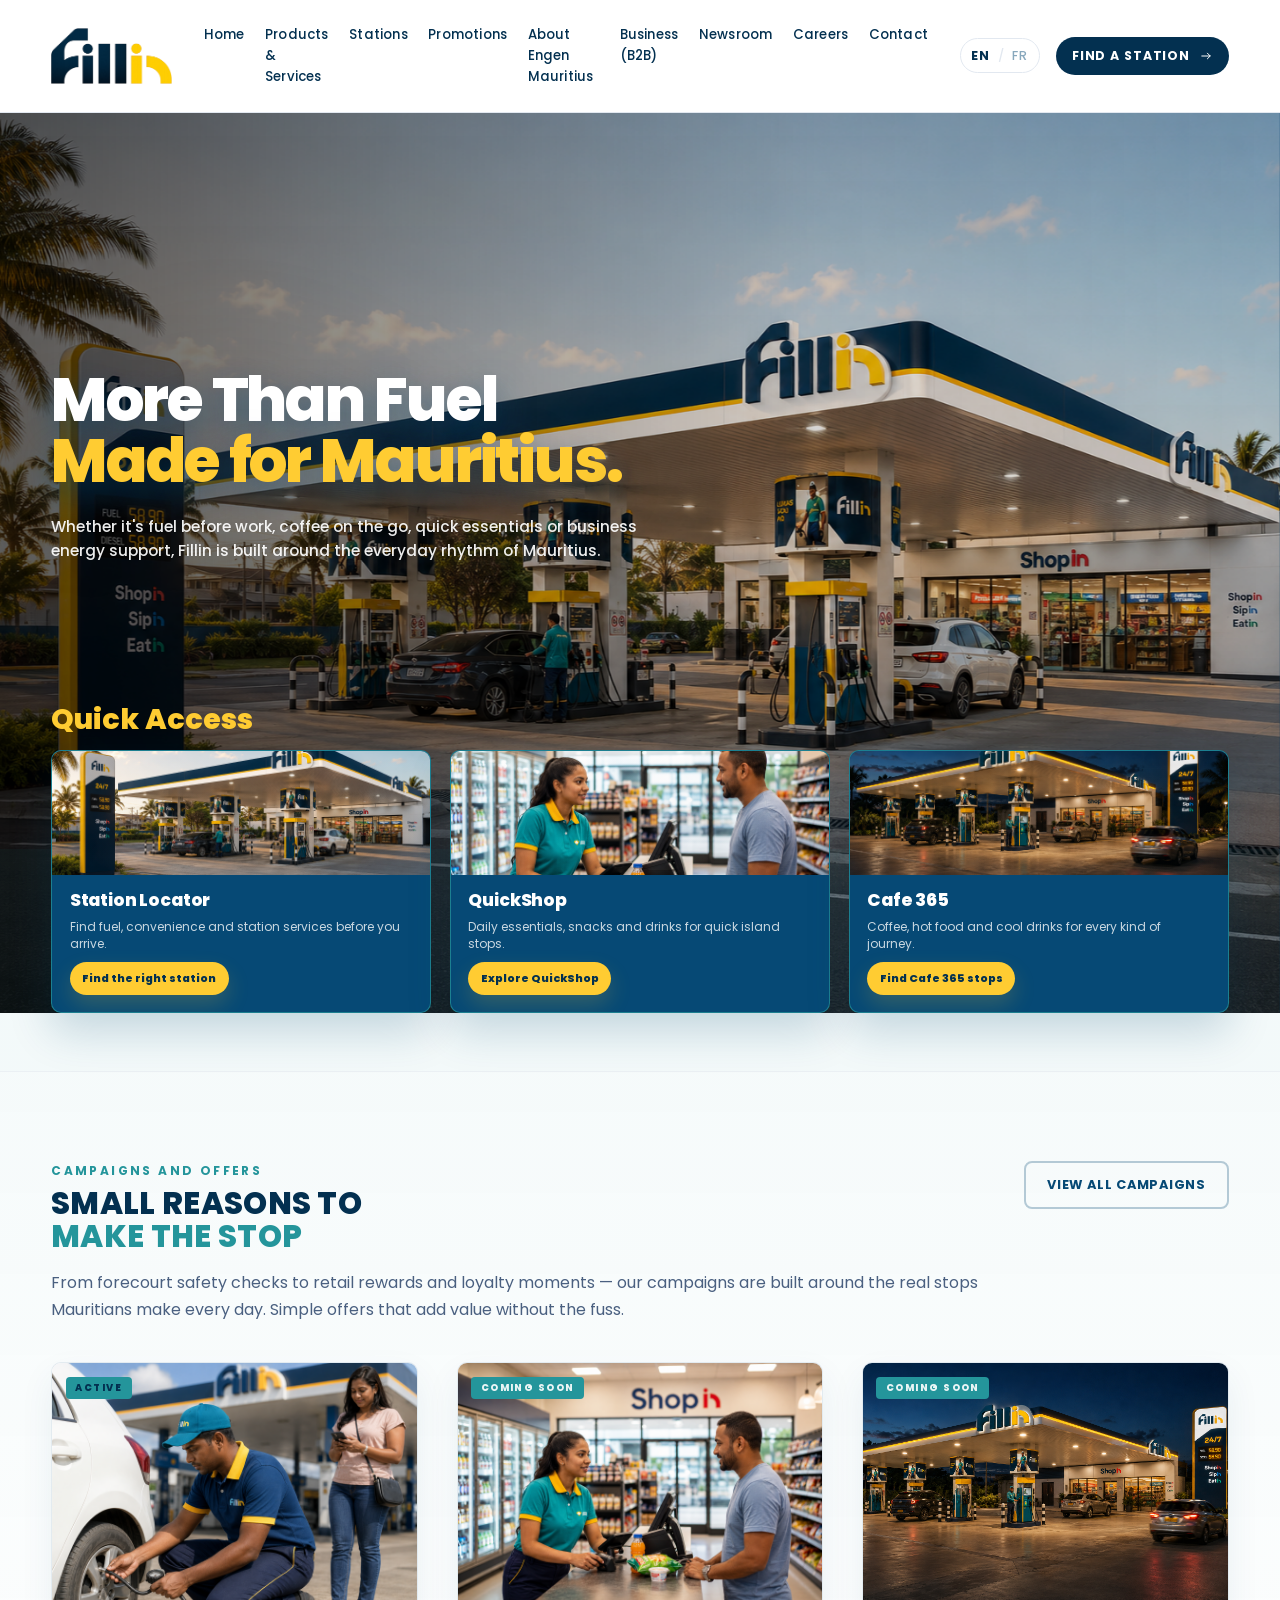
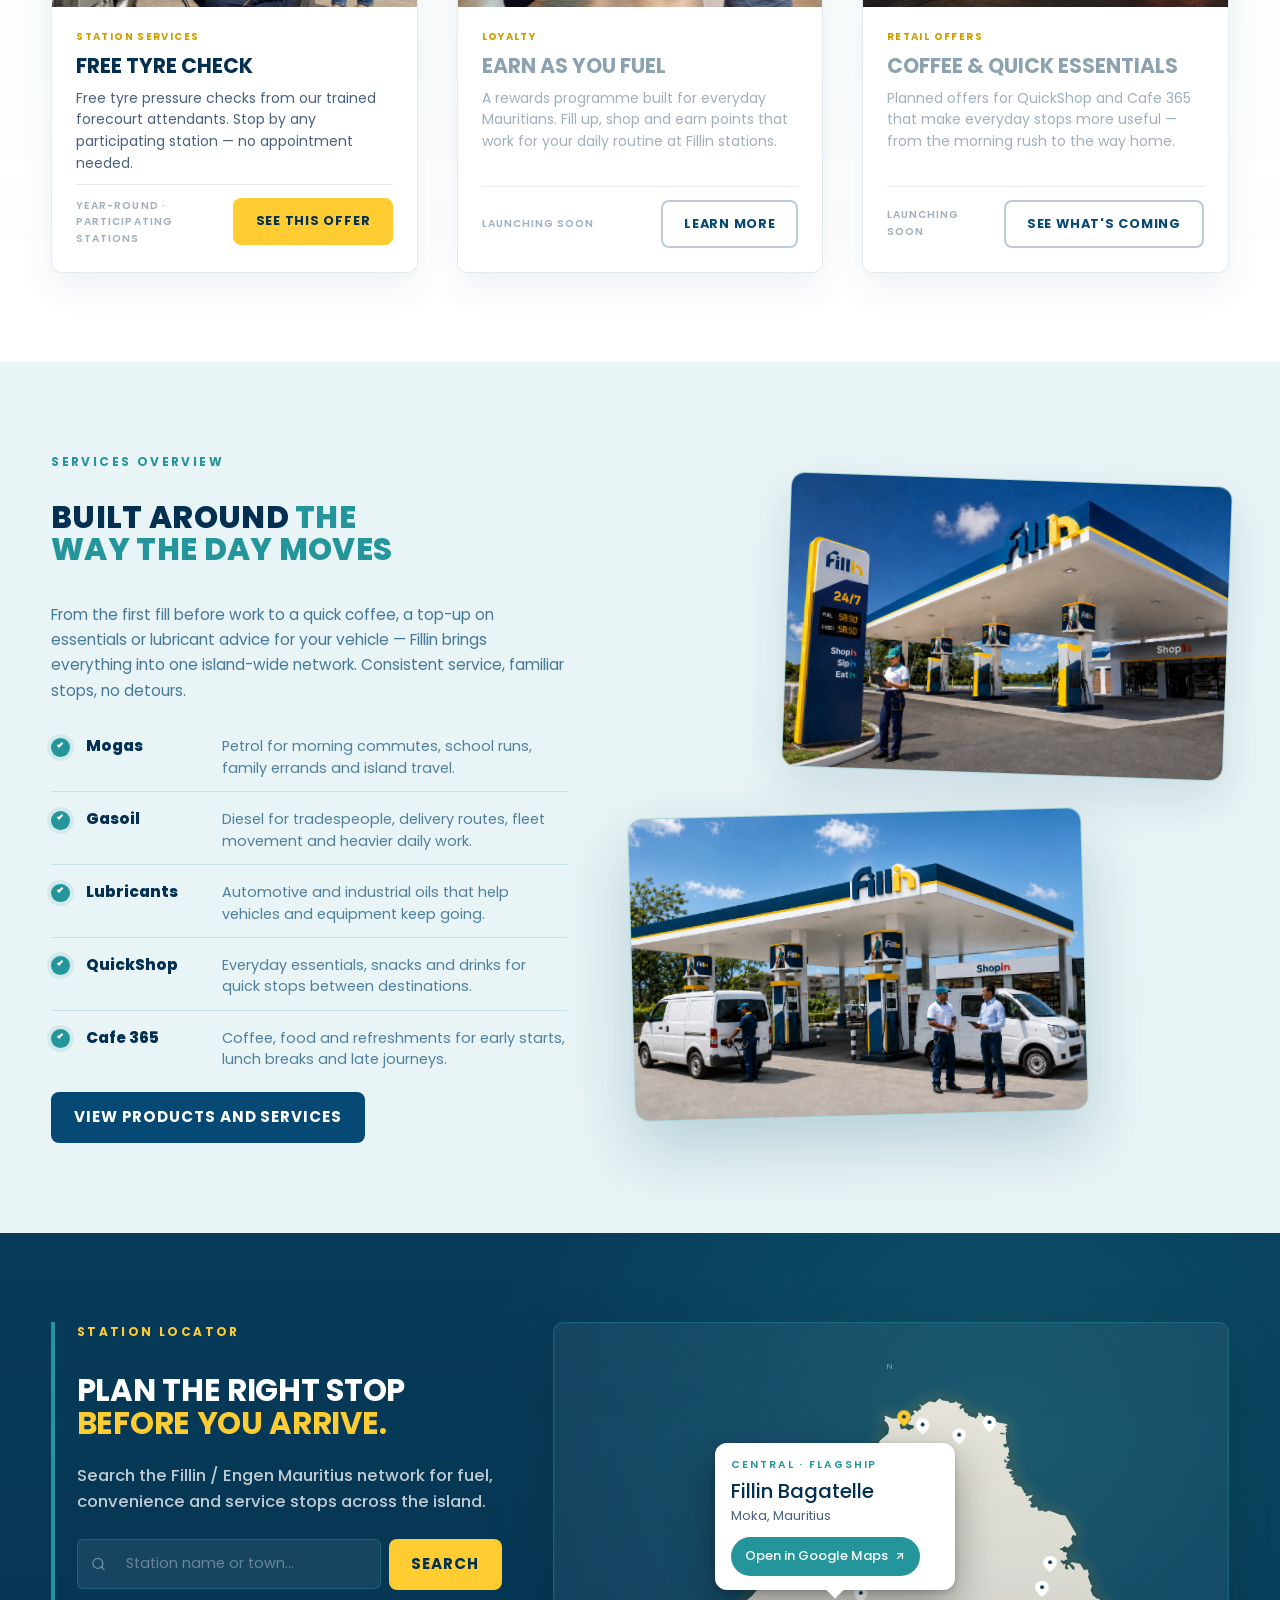
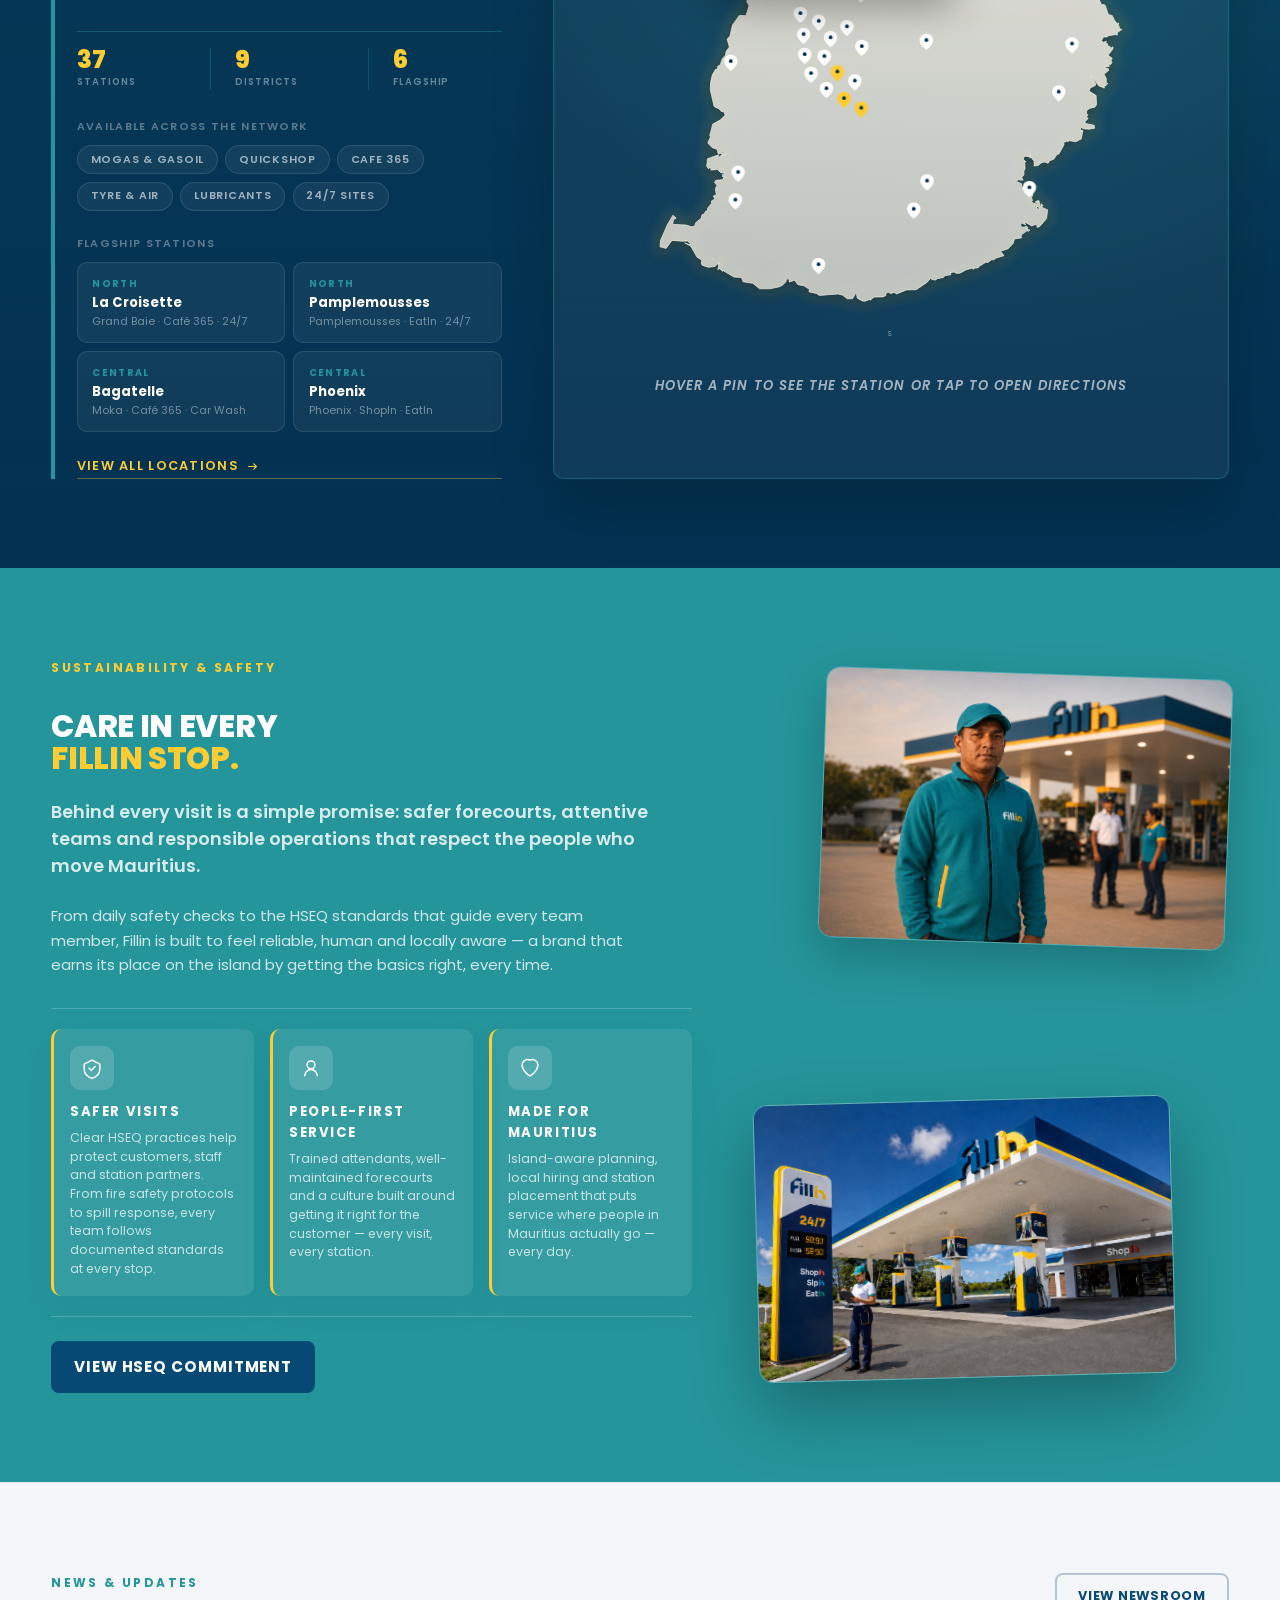
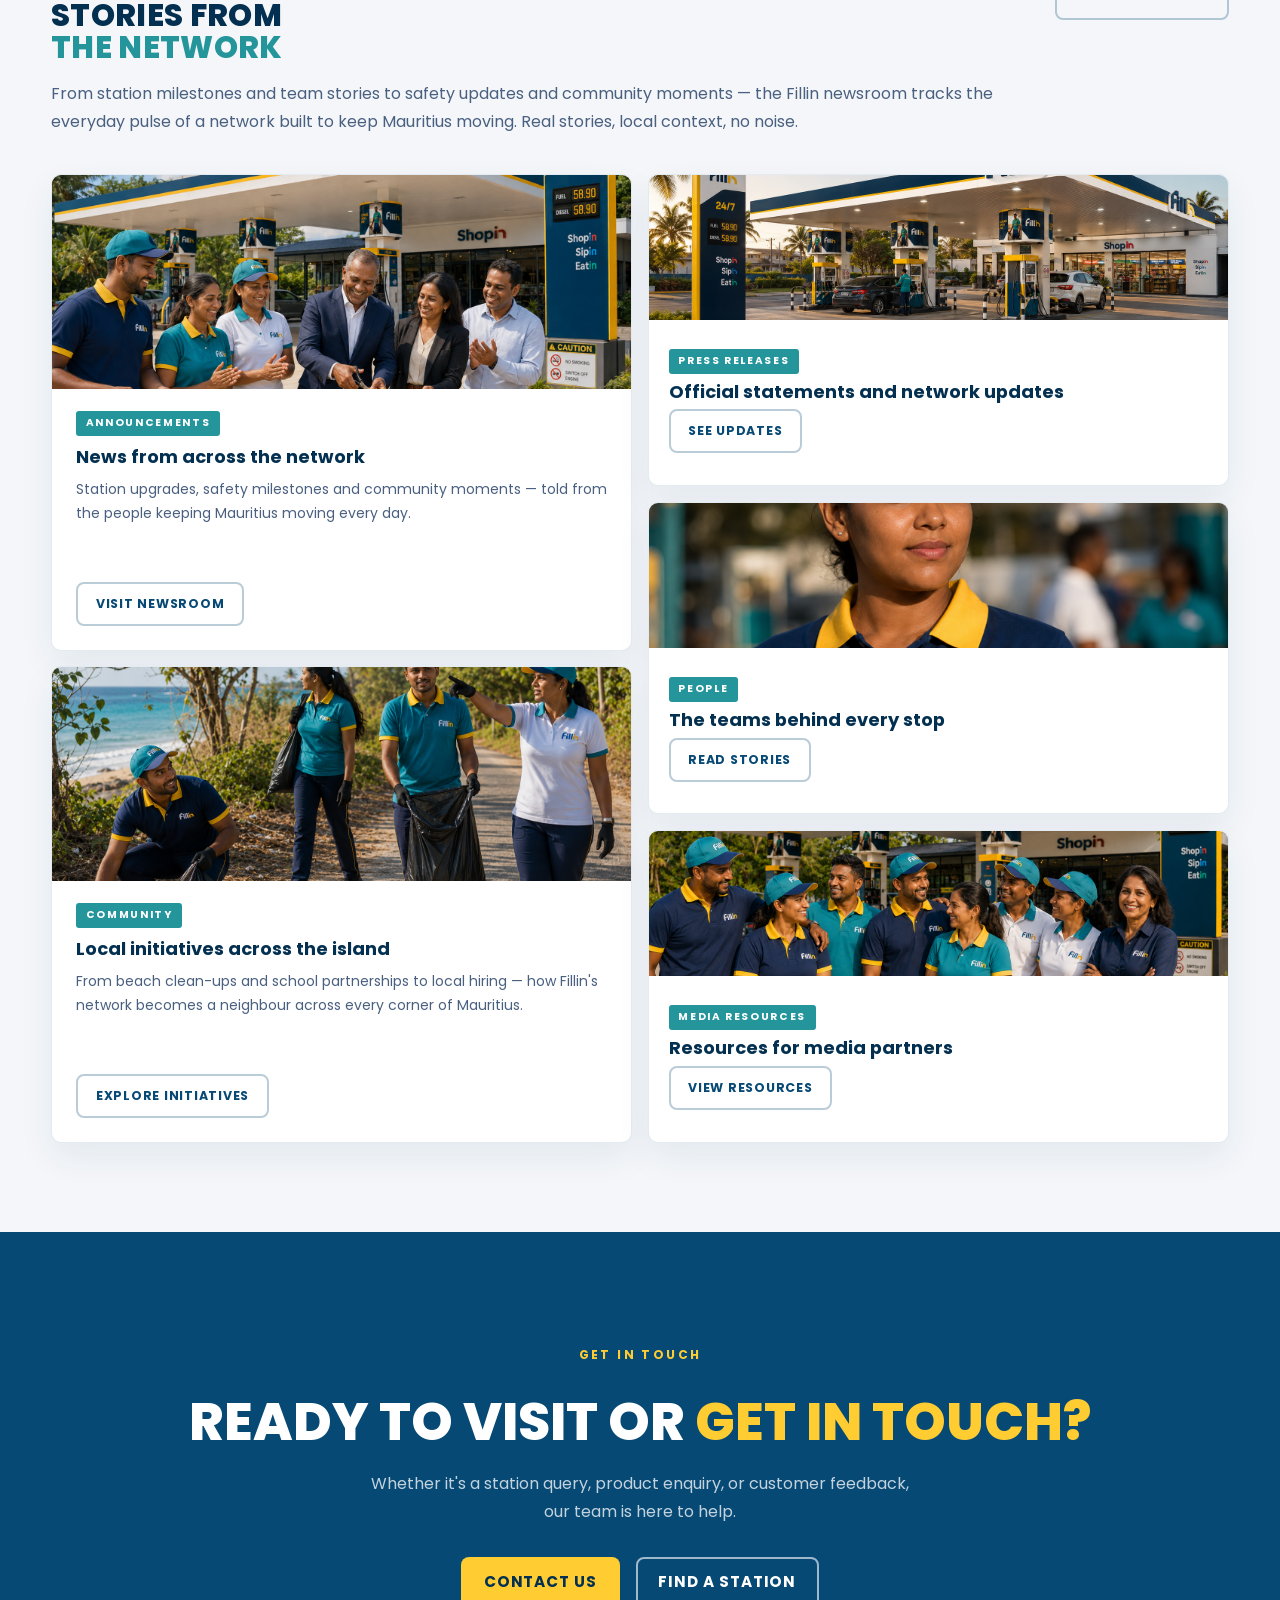
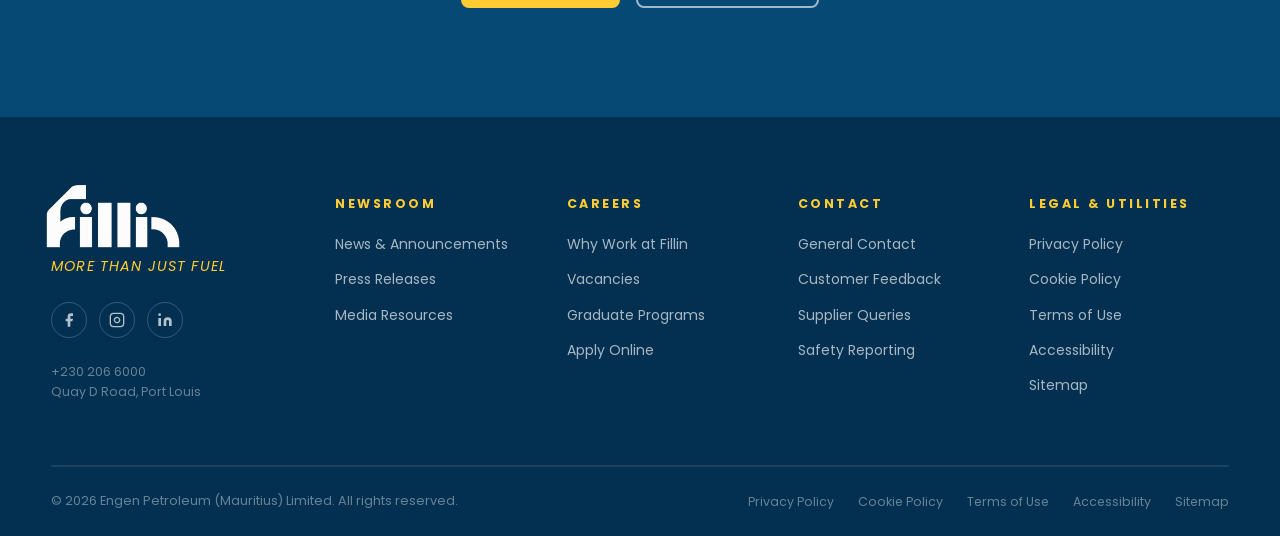
<file: index.html>
﻿<!DOCTYPE html>
<html lang="en" data-lang="en">
<head>
  <meta charset="UTF-8">
  <meta name="viewport" content="width=device-width, initial-scale=1.0">
  <meta name="description" content="Fillin connects service stations, quality fuel, lubricants, QuickShop, Cafe 365, and business energy solutions across Mauritius.">
  <meta property="og:title" content="Fillin - More Than Fuel">
  <meta property="og:description" content="Find Fillin service stations in Mauritius for fuel, QuickShop, Cafe 365, lubricants, and business energy solutions.">
  <meta property="og:type" content="website">
  <meta name="twitter:card" content="summary_large_image">
  <meta name="twitter:title" content="Fillin - More Than Fuel">
  <meta name="twitter:description" content="Find Fillin service stations in Mauritius for fuel, QuickShop, Cafe 365, lubricants, and business energy solutions.">
  <title>Fillin - Service Stations, Fuel, QuickShop and Cafe 365</title>
  <link rel="preconnect" href="https://fonts.googleapis.com">
  <link rel="preconnect" href="https://fonts.gstatic.com" crossorigin>
  <!-- Poppins site-wide font -->
  <link href="https://fonts.googleapis.com/css2?family=Poppins:ital,wght@0,400;0,500;0,600;0,700;0,800;1,400&display=swap" rel="stylesheet">
  <!-- V1 base styles — used by hero + locator sections -->
  <link rel="stylesheet" href="styles.css">
  <!-- V2 styles — used by all new sections; loaded second so v2 rules win -->
</head>
<body class="page-home">

<!-- ------------------------------------------------------ HEADER (from index.html) -->
<header class="site-header" id="top">
  <a class="brand" href="index.html" aria-label="Engen Mauritius home">
    <img src="assets/Logo-no-bg.png" alt="Engen Mauritius" class="brand-logo" width="534" height="264">
  </a>

  <nav class="site-nav" aria-label="Primary">
    <a href="index.html" data-en="Home" data-fr="Accueil">Home</a>
    <a href="products.html" data-en="Products &amp; Services" data-fr="Produits &amp; Services">Products &amp; Services</a>
    <a href="stations.html" data-en="Stations" data-fr="Stations">Stations</a>
    <a href="promotions.html" data-en="Promotions" data-fr="Promotions">Promotions</a>
    <a href="about.html" data-en="About Engen Mauritius" data-fr="À propos">About Engen Mauritius</a>
    <a href="b2b.html" data-en="Business (B2B)" data-fr="Entreprises">Business (B2B)</a>
    <a href="newsroom.html" data-en="Newsroom" data-fr="Actualités">Newsroom</a>
    <a href="careers.html" data-en="Careers" data-fr="Carrières">Careers</a>
    <a href="contact.html" data-en="Contact" data-fr="Contact">Contact</a>
  </nav>

  <div class="site-actions">
    <button class="lang-toggle" aria-label="Change language" data-pressed="en">
      <span class="lang-en">EN</span>
      <span class="lang-sep" aria-hidden="true">/</span>
      <span class="lang-fr">FR</span>
    </button>
    <a href="stations.html" class="btn-find">
      <span data-en="Find A Station" data-fr="Trouver une station">Find A Station</span>
      <svg viewBox="0 0 20 20" width="14" height="14" aria-hidden="true"><path d="M4 10h12M12 6l4 4-4 4" stroke="currentColor" stroke-width="1.4" fill="none" stroke-linecap="round" stroke-linejoin="round"/></svg>
    </a>
    <button class="v2-menu-toggle" id="menuToggle" aria-label="Open menu" aria-expanded="false" aria-controls="mobileNav">
      <svg class="icon-bars" viewBox="0 0 24 24" width="28" height="28" fill="none" stroke="currentColor" stroke-width="2" stroke-linecap="round" aria-hidden="true"><line x1="3" y1="6" x2="21" y2="6"/><line x1="3" y1="12" x2="21" y2="12"/><line x1="3" y1="18" x2="21" y2="18"/></svg>
      <svg class="icon-close" viewBox="0 0 24 24" width="28" height="28" fill="none" stroke="currentColor" stroke-width="2" stroke-linecap="round" aria-hidden="true"><line x1="18" y1="6" x2="6" y2="18"/><line x1="6" y1="6" x2="18" y2="18"/></svg>
    </button>
  </div>
</header>

<!-- Mobile nav overlay -->
<nav class="v2-mobile-nav" id="mobileNav" aria-label="Mobile navigation">
  <a href="index.html" aria-current="page" data-en="Home" data-fr="Accueil">Home</a>
  <a href="products.html" data-en="Products &amp; Services" data-fr="Produits &amp; Services">Products &amp; Services</a>
  <a href="stations.html" data-en="Stations" data-fr="Stations">Stations</a>
  <a href="promotions.html" data-en="Promotions" data-fr="Promotions">Promotions</a>
  <a href="about.html" data-en="About Engen Mauritius" data-fr="À propos">About Engen Mauritius</a>
  <a href="b2b.html" data-en="Business (B2B)" data-fr="Entreprises">Business (B2B)</a>
  <a href="newsroom.html" data-en="Newsroom" data-fr="Actualités">Newsroom</a>
  <a href="careers.html" data-en="Careers" data-fr="Carrières">Careers</a>
  <a href="contact.html" data-en="Contact" data-fr="Contact">Contact</a>
  <a href="stations.html" class="v2-mobile-nav__cta">Find A Station</a>
</nav>

<!-- ------------------------------------------------------ HERO -->
<section class="v2-home-hero" id="hero" aria-label="Engen Mauritius homepage hero">
  <figure class="v2-home-hero__media">
    <!-- TODO: Replace hero image with authentic Mauritian Fillin photography showing a premium service station forecourt, local customers or staff, and clear brand presence. Avoid generic international stock photography. -->
    <img class="v2-home-hero__img" src="assets/editorial-forecourt.png" alt="Fillin Engen Mauritius service station forecourt with branded pylon and convenience store" decoding="async" fetchpriority="high">
    <div class="v2-home-hero__scrim" aria-hidden="true"></div>
  </figure>
  <div class="v2-home-hero__content">
    <div class="v2-wrap">
      <div class="v2-home-hero__copy">
        <h1 class="v2-home-hero__heading">
          <span>More Than Fuel</span>
          <span><em>Made for Mauritius</em><i>.</i></span>
        </h1>
        <p class="v2-home-hero__lead">Whether it's fuel before work, coffee on the go, quick essentials or business energy support, Fillin is built around the everyday rhythm of Mauritius.</p>
      </div>
    </div>
  </div>
</section>

<!-- ------------------------------------------------------ QUICK ACCESS -->
<section class="v2-quick-access" id="quick-access">
  <div class="v2-wrap">
    <div class="v2-qa__head anim-fade-up">
      <h2>Quick Access</h2>
    </div>
    <div class="v2-qa__grid">

      <!-- Card 1 - Navy - Station Locator -->
      <a href="stations.html" class="v2-qa-card v2-qa-card--navy anim-scale-in">
        <div class="v2-qa-card__content">
          <h3>Station Locator</h3>
          <p>Find fuel, convenience and station services before you arrive.</p>
          <span class="v2-qa-card__link">Find the right station</span>
        </div>
        <figure class="v2-qa-card__fig">
          <img src="assets/editorial-forecourt.png" alt="Fillin station forecourt" loading="lazy">
        </figure>
      </a>

      <!-- Card 2 - Yellow - QuickShop -->
      <a href="products.html#retail" class="v2-qa-card v2-qa-card--amber anim-scale-in anim-delay-1">
        <div class="v2-qa-card__content">
          <h3>QuickShop</h3>
          <p>Daily essentials, snacks and drinks for quick island stops.</p>
          <span class="v2-qa-card__link">Explore QuickShop</span>
        </div>
        <figure class="v2-qa-card__fig">
          <img src="assets/loyalty-card.png" alt="Engen QuickShop convenience" loading="lazy">
        </figure>
      </a>

      <!-- Card 3 - Teal - Cafe 365 -->
      <a href="stations.html" class="v2-qa-card v2-qa-card--teal anim-scale-in anim-delay-2">
        <div class="v2-qa-card__content">
          <h3>Cafe 365</h3>
          <p>Coffee, hot food and cool drinks for every kind of journey.</p>
          <span class="v2-qa-card__link">Find Cafe 365 stops</span>
        </div>
        <figure class="v2-qa-card__fig">
          <img src="assets/slider4.png" alt="Engen Cafe 365 and ShopIn" loading="lazy">
        </figure>
      </a>

    </div>
  </div>
</section>

<!-- ------------------------------------------------------ PROMOTIONS -->
<section class="v2-promotions" id="promotions">
  <div class="v2-wrap">
    <div class="v2-section-head anim-fade-up">
      <div>
        <span class="v2-label">Campaigns and Offers</span>
        <h2 class="v2-sh-title">Small reasons to<br><em>make the stop</em></h2>
        <p class="v2-section-lead">From forecourt safety checks to retail rewards and loyalty moments — our campaigns are built around the real stops Mauritians make every day. Simple offers that add value without the fuss.</p>
      </div>
      <a href="promotions.html" class="v2-btn v2-btn--outline-navy v2-btn--sm">View all campaigns</a>
    </div>
    <div class="v2-promo-grid" data-stagger="0.1">

      <!-- Card 1: Forecourt Care — Active -->
      <article class="v2-promo-card anim-scale-in">
        <div class="v2-promo-card__img">
          <img src="assets/promo-tyre-check.png" alt="Free tyre check at Fillin station" loading="lazy">
          <span class="v2-promo-card__tag">Active</span>
        </div>
        <div class="v2-promo-card__body">
          <span class="v2-promo-card__cat">Station Services</span>
          <h3 class="v2-promo-card__title">Free Tyre Check</h3>
          <p class="v2-promo-card__desc">Free tyre pressure checks from our trained forecourt attendants. Stop by any participating station — no appointment needed.</p>
          <div class="v2-promo-card__footer">
            <span class="v2-promo-card__validity">Year-round · Participating stations</span>
            <a href="promotions.html#offers" class="v2-btn v2-btn--yellow v2-btn--sm">See This Offer</a>
          </div>
        </div>
      </article>

      <!-- Card 2: Earn As You Fuel — Coming Soon -->
      <article class="v2-promo-card v2-promo-card--soon anim-scale-in anim-delay-1">
        <div class="v2-promo-card__img">
          <img src="assets/loyalty-card.png" alt="Earn as you fuel loyalty programme" loading="lazy">
          <span class="v2-promo-card__tag v2-promo-card__tag--soon">Coming Soon</span>
        </div>
        <div class="v2-promo-card__body">
          <span class="v2-promo-card__cat">Loyalty</span>
          <h3 class="v2-promo-card__title">Earn As You Fuel</h3>
          <p class="v2-promo-card__desc">A rewards programme built for everyday Mauritians. Fill up, shop and earn points that work for your daily routine at Fillin stations.</p>
          <div class="v2-promo-card__footer">
            <span class="v2-promo-card__validity">Launching soon</span>
            <a href="promotions.html#loyalty" class="v2-btn v2-btn--outline-navy v2-btn--sm">Learn More</a>
          </div>
        </div>
      </article>

      <!-- Card 3: QuickShop & Cafe 365 — Coming Soon -->
      <article class="v2-promo-card v2-promo-card--soon anim-scale-in anim-delay-2">
        <div class="v2-promo-card__img">
          <img src="assets/slider4.png" alt="QuickShop and Cafe 365 retail offers" loading="lazy">
          <span class="v2-promo-card__tag v2-promo-card__tag--soon">Coming Soon</span>
        </div>
        <div class="v2-promo-card__body">
          <span class="v2-promo-card__cat">Retail Offers</span>
          <h3 class="v2-promo-card__title">Coffee &amp; Quick Essentials</h3>
          <p class="v2-promo-card__desc">Planned offers for QuickShop and Cafe 365 that make everyday stops more useful — from the morning rush to the way home.</p>
          <div class="v2-promo-card__footer">
            <span class="v2-promo-card__validity">Launching soon</span>
            <a href="promotions.html#upcoming" class="v2-btn v2-btn--outline-navy v2-btn--sm">See What's Coming</a>
          </div>
        </div>
      </article>

    </div>
  </div>
</section>

<!-- ------------------------------------------------------ SERVICES OVERVIEW -->
<section class="v2-sl v2-sl--teal-light" id="services">
  <div class="v2-wrap">
    <div class="v2-services-editorial">
      <div class="v2-services-editorial__content anim-fade-left">
        <span class="v2-label">Services Overview</span>
        <h2 class="v2-sh-title">Built around <em>the way the day moves</em></h2>
        <p class="v2-svc__intro">From the first fill before work to a quick coffee, a top-up on essentials or lubricant advice for your vehicle — Fillin brings everything into one island-wide network. Consistent service, familiar stops, no detours.</p>

        <ul class="v2-service-checklist" aria-label="Fillin products and services">
          <li>
            <a href="products.html#fuels">
              <strong>Mogas</strong>
              <span>Petrol for morning commutes, school runs, family errands and island travel.</span>
            </a>
          </li>
          <li>
            <a href="products.html#fuels">
              <strong>Gasoil</strong>
              <span>Diesel for tradespeople, delivery routes, fleet movement and heavier daily work.</span>
            </a>
          </li>
          <li>
            <a href="products.html#lubricants">
              <strong>Lubricants</strong>
              <span>Automotive and industrial oils that help vehicles and equipment keep going.</span>
            </a>
          </li>
          <li>
            <a href="products.html#retail">
              <strong>QuickShop</strong>
              <span>Everyday essentials, snacks and drinks for quick stops between destinations.</span>
            </a>
          </li>
          <li>
            <a href="products.html#retail">
              <strong>Cafe 365</strong>
              <span>Coffee, food and refreshments for early starts, lunch breaks and late journeys.</span>
            </a>
          </li>
        </ul>
      </div>

      <div class="v2-services-editorial__image-stack">
        <figure class="v2-svc-img v2-svc-img--back anim-fade-right">
          <img src="assets/portrait-safety.png" alt="Fillin station forecourt service" loading="lazy">
        </figure>
        <figure class="v2-svc-img v2-svc-img--front anim-fade-up">
          <img src="assets/portrait-care.png" alt="Fillin services across fuel retail and convenience" loading="lazy">
        </figure>
      </div>

      <div class="v2-services-editorial__actions">
        <a href="products.html" class="v2-btn v2-btn--navy v2-services-editorial__all">View products and services</a>
      </div>
    </div>
  </div>
</section>

<!-- ------------------------------------------------------ LOCATOR -->
<section class="locator v2-locator-sec" id="locator">
  <div class="v2-wrap">
    <div class="v2-loc-grid">

      <div class="v2-loc-copy">
        <span class="v2-label">Station Locator</span>
        <h2 class="v2-loc-heading">
          Plan the right stop
          <span class="v2-loc-heading__mobile-copy">before you arrive.</span>
          <em data-en="near you." data-fr="près de chez vous.">near you.</em>
        </h2>
        <p class="v2-loc-lede" data-en="Find fuel, QuickShop, Cafe 365 and station services before you arrive, so every stop works better for your journey." data-fr="Find fuel, QuickShop, Cafe 365 and station services before you arrive, so every stop works better for your journey.">Find fuel, QuickShop, Cafe 365 and station services before you arrive, so every stop works better for your journey.</p>

        <form class="v2-loc-search" id="homeLocForm">
          <div class="v2-loc-search__wrap">
            <svg class="v2-loc-search__icon" viewBox="0 0 24 24" fill="none" stroke="currentColor" stroke-width="2" stroke-linecap="round" aria-hidden="true">
              <circle cx="11" cy="11" r="8"/><path d="m21 21-4.35-4.35"/>
            </svg>
            <input type="text" id="homeLocSearch" class="v2-loc-search__input" placeholder="Station name or town..." data-en="Station name or town..." data-fr="Station name or town..." autocomplete="off">
            <ul class="v2-loc-autocomplete" id="homeLocAc" role="listbox" aria-label="Station suggestions"></ul>
          </div>
          <button type="submit" class="v2-btn v2-btn--yellow" data-en="Search" data-fr="Rechercher">Search</button>
        </form>

        <div class="v2-loc-stats">
          <div class="v2-loc-stat">
            <strong data-stat="stations">37</strong>
            <span data-en="Stations" data-fr="Stations">Stations</span>
          </div>
          <div class="v2-loc-stat">
            <strong>9</strong>
            <span data-en="Districts" data-fr="Districts">Districts</span>
          </div>
          <div class="v2-loc-stat">
            <strong data-stat="flagship">6</strong>
            <span data-en="Flagship" data-fr="Phares">Flagship</span>
          </div>
        </div>

        <div class="v2-loc-features">
          <p class="v2-loc-features__label">Available across the network</p>
          <div class="v2-loc-chips">
            <span class="v2-loc-chip">Mogas &amp; Gasoil</span>
            <span class="v2-loc-chip">QuickShop</span>
            <span class="v2-loc-chip">Cafe 365</span>
            <span class="v2-loc-chip">Tyre &amp; Air</span>
            <span class="v2-loc-chip">Lubricants</span>
            <span class="v2-loc-chip">24/7 Sites</span>
          </div>
        </div>

        <div class="v2-loc-flagships">
          <p class="v2-loc-features__label">Flagship stations</p>
          <div class="v2-flagship-cards">
            <button class="v2-flagship-card" data-station-id="11" type="button" aria-label="View Engen La Croisette on map">
              <span class="v2-flagship-card__region">North</span>
              <strong class="v2-flagship-card__name">La Croisette</strong>
              <span class="v2-flagship-card__services">Grand Baie &middot; Café 365 &middot; 24/7</span>
            </button>
            <button class="v2-flagship-card" data-station-id="18" type="button" aria-label="View Engen Pamplemousses on map">
              <span class="v2-flagship-card__region">North</span>
              <strong class="v2-flagship-card__name">Pamplemousses</strong>
              <span class="v2-flagship-card__services">Pamplemousses &middot; EatIn &middot; 24/7</span>
            </button>
            <button class="v2-flagship-card" data-station-id="1" type="button" aria-label="View Engen Bagatelle on map">
              <span class="v2-flagship-card__region">Central</span>
              <strong class="v2-flagship-card__name">Bagatelle</strong>
              <span class="v2-flagship-card__services">Moka &middot; Café 365 &middot; Car Wash</span>
            </button>
            <button class="v2-flagship-card" data-station-id="21" type="button" aria-label="View Engen Phoenix on map">
              <span class="v2-flagship-card__region">Central</span>
              <strong class="v2-flagship-card__name">Phoenix</strong>
              <span class="v2-flagship-card__services">Phoenix &middot; ShopIn &middot; EatIn</span>
            </button>
          </div>
        </div>

        <a href="stations.html" class="v2-loc-view-all" data-en="View all locations" data-fr="Voir tous les sites">
          View all locations
          <svg viewBox="0 0 20 20" width="13" height="13" fill="none" stroke="currentColor" stroke-width="1.8" stroke-linecap="round" stroke-linejoin="round" aria-hidden="true"><path d="M4 10h12M12 6l4 4-4 4"/></svg>
        </a>
      </div>

      <div class="v2-loc-map locator-map" aria-label="Map of Mauritius with station locations">
        <div class="map-frame">
          <svg id="locatorMap" class="map-svg" viewBox="0 0 800 900" preserveAspectRatio="xMidYMid meet" role="img" aria-label="Interactive map of Mauritius with Fillin station pins">
            <defs>
              <filter id="mapIslandShadow" x="-10%" y="-10%" width="120%" height="120%">
                <feGaussianBlur in="SourceAlpha" stdDeviation="8"/>
                <feOffset dx="0" dy="4" result="offsetblur"/>
                <feComponentTransfer><feFuncA type="linear" slope="0.35"/></feComponentTransfer>
                <feMerge><feMergeNode/><feMergeNode in="SourceGraphic"/></feMerge>
              </filter>
              <linearGradient id="mapIslandGrad" x1="0%" y1="0%" x2="0%" y2="100%">
                <stop offset="0%" stop-color="rgba(244, 238, 226, 0.92)"/>
                <stop offset="100%" stop-color="rgba(244, 238, 226, 0.72)"/>
              </linearGradient>
            </defs>
            <path id="islandGlow" class="island-glow"/>
            <path id="islandFill" class="island-fill" fill="url(#mapIslandGrad)" filter="url(#mapIslandShadow)"/>
            <path id="islandStroke" class="island-stroke"/>
            <g id="compassLabels"></g>
            <g id="pins"></g>
          </svg>

          <div class="map-tip" id="mapTip" role="dialog" aria-live="polite">
            <p class="map-tip__region" id="tipRegion">North</p>
            <p class="map-tip__name" id="tipName">Station name</p>
            <p class="map-tip__addr" id="tipAddr">Town, Mauritius</p>
            <a class="map-tip__cta" id="tipCta" href="#" target="_blank" rel="noopener">
              <span data-en="Open in Google Maps" data-fr="Ouvrir dans Google Maps">Open in Google Maps</span>
              <svg viewBox="0 0 24 24" fill="none" stroke="currentColor" stroke-width="2.5" stroke-linecap="round" stroke-linejoin="round" aria-hidden="true"><path d="M7 17L17 7"/><path d="M7 7h10v10"/></svg>
            </a>
          </div>
        </div>
        <p class="v2-loc-map__caption">
          <em data-en="Hover a pin to see the station or tap to open directions" data-fr="Hover a pin to see the station or tap to open directions">Hover a pin to see the station or tap to open directions</em>
        </p>
      </div>

    </div>
  </div>
</section>

<!-- ------------------------------------------------------ SUSTAINABILITY & SAFETY -->
<section class="v2-ip-sec v2-ip-sec--teal v2-sustainability v2-about" id="sustainability-safety">
  <div class="v2-wrap v2-about__inner">

    <div class="v2-about__copy anim-fade-left">
      <span class="v2-label">Sustainability &amp; Safety</span>
      <h2>Care in every<br><em>Fillin stop.</em></h2>
      <p class="v2-about__lead">Behind every visit is a simple promise: safer forecourts, attentive teams and responsible operations that respect the people who move Mauritius.</p>
      <p>From daily safety checks to the HSEQ standards that guide every team member, Fillin is built to feel reliable, human and locally aware — a brand that earns its place on the island by getting the basics right, every time.</p>

      <ul class="v2-about__pillars">
        <li class="v2-about__pillar v2-sust-pillar-anim">
          <div class="v2-about__pillar-icon">
            <svg viewBox="0 0 28 28" fill="none" stroke="currentColor" stroke-width="1.8" stroke-linecap="round" width="20" height="20">
              <path d="M14 4L4 9v7c0 5 4.5 9.7 10 11 5.5-1.3 10-6 10-11V9L14 4z"/><path d="M10 14l3 3 5-5"/>
            </svg>
          </div>
          <strong>Safer visits</strong>
          <span>Clear HSEQ practices help protect customers, staff and station partners. From fire safety protocols to spill response, every team follows documented standards at every stop.</span>
        </li>
        <li class="v2-about__pillar v2-sust-pillar-anim">
          <div class="v2-about__pillar-icon">
            <svg viewBox="0 0 28 28" fill="none" stroke="currentColor" stroke-width="1.8" stroke-linecap="round" width="20" height="20">
              <circle cx="14" cy="10" r="5"/><path d="M6 24c0-4.4 3.6-8 8-8s8 3.6 8 8"/>
            </svg>
          </div>
          <strong>People-first service</strong>
          <span>Trained attendants, well-maintained forecourts and a culture built around getting it right for the customer — every visit, every station.</span>
        </li>
        <li class="v2-about__pillar v2-sust-pillar-anim">
          <div class="v2-about__pillar-icon">
            <svg viewBox="0 0 28 28" fill="none" stroke="currentColor" stroke-width="1.8" stroke-linecap="round" width="20" height="20">
              <path d="M14 24c0 0-10-5.6-10-13.4A7 7 0 0 1 14 4a7 7 0 0 1 10 6.6C24 18.4 14 24 14 24z"/>
            </svg>
          </div>
          <strong>Made for Mauritius</strong>
          <span>Island-aware planning, local hiring and station placement that puts service where people in Mauritius actually go — every day.</span>
        </li>
      </ul>

      <div class="v2-btn-row">
        <a href="about.html#hseq" class="v2-btn v2-btn--navy">View HSEQ commitment</a>
      </div>
    </div>

    <div class="v2-sust-img-stack">
      <figure class="v2-sust-img v2-sust-img--back anim-fade-right">
        <img src="assets/BornInMauritius.png" alt="Fillin team — committed to safety at every station" loading="lazy">
      </figure>
      <figure class="v2-sust-img v2-sust-img--front anim-fade-up">
        <img src="assets/portrait-safety.png" alt="Fillin safety and service at the forecourt" loading="lazy">
      </figure>
    </div>

  </div>
</section>

<!-- ------------------------------------------------------ LEGACY PROMOTIONS (removed from homepage flow) -->
<section class="v2-promotions" id="legacy-promotions" hidden>
  <div class="v2-wrap">
    <div class="v2-section-head anim-fade-up">
      <div>
        <span class="v2-label">Campaigns and Highlights</span>
        <h2 class="v2-sh-title">Useful updates for your next stop</h2>
        <p class="v2-section-lead">A home for offers, retail updates, flagship station highlights and customer campaigns across the Fillin network.</p>
      </div>
      <a href="promotions.html" class="v2-btn v2-btn--outline-navy v2-btn--sm">View campaigns</a>
    </div>
    <div class="v2-promos__grid" data-stagger="0.1">

      <article class="v2-promo-card">
        <figure class="v2-promo-card__img">
          <img src="assets/promo-tyre-check.png" alt="Engen current promotions">
        </figure>
        <div class="v2-promo-card__body">
          <div class="v2-promo-card__meta">
            <span class="v2-promo-card__tag">Customer Care</span>
            <span class="v2-promo-card__valid">At station</span>
          </div>
          <h3>Everyday support at the forecourt</h3>
          <p>Service, air, convenience and helpful teams for the daily routines that keep Mauritius moving.</p>
        </div>
      </article>

      <article class="v2-promo-card">
        <figure class="v2-promo-card__img">
          <img src="assets/loyalty-card.png" alt="Engen loyalty and rewards">
        </figure>
        <div class="v2-promo-card__body">
          <div class="v2-promo-card__meta">
            <span class="v2-promo-card__tag">Convenience</span>
            <span class="v2-promo-card__valid">In progress</span>
          </div>
          <h3>Retail moments made easier</h3>
          <p>QuickShop and Cafe 365 updates will help customers discover useful stops across the island.</p>
        </div>
      </article>

      <article class="v2-promo-card">
        <figure class="v2-promo-card__img">
          <img src="assets/editorial-forecourt.png" alt="Engen flagship promotions">
        </figure>
        <div class="v2-promo-card__body">
          <div class="v2-promo-card__meta">
            <span class="v2-promo-card__tag">Flagship Stations</span>
            <span class="v2-promo-card__valid">Ongoing</span>
          </div>
          <h3>Enhanced experience at flagship sites</h3>
          <p>Visit selected flagship locations for a fuller mix of fuel, convenience and station services.</p>
        </div>
      </article>

    </div>
  </div>
</section>

<!-- ------------------------------------------------------ LEGACY B2B (removed from homepage flow) -->
<section class="v2-b2b" id="legacy-business" hidden>
  <div class="v2-wrap">
    <div class="v2-b2b__inner">

      <div class="v2-b2b__copy anim-fade-left">
        <span class="v2-label">Business Solutions</span>
        <h2 class="v2-b2b__heading">
          <span>Power your</span>
          <em>business.</em>
        </h2>
        <p class="v2-b2b__lead">From commercial fuels and fleet management to lubricant solutions and marine supply — Engen Mauritius is the energy partner businesses across the island depend on.</p>
        <div class="v2-btn-row">
          <a href="b2b.html#quote" class="v2-btn v2-btn--yellow">Send business enquiry</a>
          <a href="b2b.html" class="v2-btn v2-btn--ghost">Explore business solutions</a>
        </div>
      </div>

      <div class="v2-b2b__offers">

        <div class="v2-b2b__offer">
          <span class="v2-b2b__offer-icon" aria-hidden="true">
            <svg viewBox="0 0 24 24" fill="none" stroke="currentColor" stroke-width="1.8" stroke-linecap="round" stroke-linejoin="round">
              <rect x="1" y="4" width="22" height="16" rx="2" ry="2"/><line x1="1" y1="10" x2="23" y2="10"/>
            </svg>
          </span>
          <div>
            <strong>Commercial Fuels</strong>
            <p>Bulk fuel supply — Mogas, Gasoil, Jet A-1, and Marine/HFO for all industries.</p>
          </div>
        </div>

        <div class="v2-b2b__offer">
          <span class="v2-b2b__offer-icon" aria-hidden="true">
            <svg viewBox="0 0 24 24" fill="none" stroke="currentColor" stroke-width="1.8" stroke-linecap="round" stroke-linejoin="round">
              <rect x="1" y="3" width="15" height="13"/><polygon points="16 8 20 8 23 11 23 16 16 16 16 8"/>
              <circle cx="5.5" cy="18.5" r="2.5"/><circle cx="18.5" cy="18.5" r="2.5"/>
            </svg>
          </span>
          <div>
            <strong>Fleet Management</strong>
            <p>Dedicated fleet solutions and fuel cards to manage your commercial vehicles.</p>
          </div>
        </div>

        <div class="v2-b2b__offer">
          <span class="v2-b2b__offer-icon" aria-hidden="true">
            <svg viewBox="0 0 24 24" fill="none" stroke="currentColor" stroke-width="1.8" stroke-linecap="round" stroke-linejoin="round">
              <rect x="13" y="5" width="6" height="14" rx="2"/><rect x="5" y="9" width="6" height="10" rx="2"/>
              <path d="M9 9V7a2 2 0 0 1 4 0v2"/>
            </svg>
          </span>
          <div>
            <strong>Lubricant Solutions</strong>
            <p>Automotive and industrial lubricants for commercial and manufacturing needs.</p>
          </div>
        </div>

        <div class="v2-b2b__offer">
          <span class="v2-b2b__offer-icon" aria-hidden="true">
            <svg viewBox="0 0 24 24" fill="none" stroke="currentColor" stroke-width="1.8" stroke-linecap="round" stroke-linejoin="round">
              <path d="M17 21v-2a4 4 0 0 0-4-4H5a4 4 0 0 0-4 4v2"/><circle cx="9" cy="7" r="4"/>
              <path d="M23 21v-2a4 4 0 0 0-3-3.87"/><path d="M16 3.13a4 4 0 0 1 0 7.75"/>
            </svg>
          </span>
          <div>
            <strong>Aviation &amp; Marine</strong>
            <p>Jet A-1 and Heavy Fuel Oil supply meeting international aviation and maritime standards.</p>
          </div>
        </div>

      </div>
    </div>
  </div>
</section>

<!-- ------------------------------------------------------ NEWS & UPDATES -->
<section class="v2-newsroom" id="newsroom">
  <div class="v2-wrap">
    <div class="v2-section-head anim-fade-up">
      <div>
        <span class="v2-label">News &amp; Updates</span>
        <h2 class="v2-sh-title">Stories from<br><em>the network</em></h2>
        <p class="v2-section-lead">From station milestones and team stories to safety updates and community moments — the Fillin newsroom tracks the everyday pulse of a network built to keep Mauritius moving. Real stories, local context, no noise.</p>
      </div>
      <a href="newsroom.html" class="v2-btn v2-btn--outline-navy v2-btn--sm">View newsroom</a>
    </div>
    <div class="v2-news__grid">

      <!-- Left column: 2 cards -->
      <div class="v2-news__main">

        <article class="v2-news-card v2-news-card--side v2-news-card--featured">
          <figure class="v2-news-card__img">
            <img src="assets/newsroom-opening.png" alt="Engen Mauritius news and announcements" loading="lazy">
          </figure>
          <div class="v2-news-card__body">
            <div class="v2-news-card__meta">
              <span class="v2-news-tag">Announcements</span>
            </div>
            <h3>News from across the network</h3>
            <p>Station upgrades, safety milestones and community moments — told from the people keeping Mauritius moving every day.</p>
            <a href="newsroom.html" class="v2-btn v2-btn--sm v2-btn--outline-navy">Visit Newsroom</a>
          </div>
        </article>

        <article class="v2-news-card v2-news-card--side">
          <figure class="v2-news-card__img">
            <img src="assets/news-cleanup.png" alt="Fillin community initiatives across Mauritius" loading="lazy">
          </figure>
          <div class="v2-news-card__body">
            <div class="v2-news-card__meta">
              <span class="v2-news-tag">Community</span>
            </div>
            <h3>Local initiatives across the island</h3>
            <p>From beach clean-ups and school partnerships to local hiring — how Fillin's network becomes a neighbour across every corner of Mauritius.</p>
            <a href="newsroom.html" class="v2-btn v2-btn--sm v2-btn--outline-navy">Explore Initiatives</a>
          </div>
        </article>

      </div>

      <!-- Right column: 3 cards -->
      <div class="v2-news__sidebar">

        <article class="v2-news-card v2-news-card--side">
          <figure class="v2-news-card__img">
            <img src="assets/editorial-forecourt.png" alt="Engen Mauritius press releases" loading="lazy">
          </figure>
          <div class="v2-news-card__body">
            <div class="v2-news-card__meta">
              <span class="v2-news-tag">Press Releases</span>
            </div>
            <h3>Official statements and network updates</h3>
            <a href="newsroom.html" class="v2-btn v2-btn--sm v2-btn--outline-navy">See Updates</a>
          </div>
        </article>

        <article class="v2-news-card v2-news-card--side">
          <figure class="v2-news-card__img">
            <img src="assets/news-attendant.png" alt="Engen Mauritius team stories" loading="lazy">
          </figure>
          <div class="v2-news-card__body">
            <div class="v2-news-card__meta">
              <span class="v2-news-tag">People</span>
            </div>
            <h3>The teams behind every stop</h3>
            <a href="newsroom.html" class="v2-btn v2-btn--sm v2-btn--outline-navy">Read Stories</a>
          </div>
        </article>

        <article class="v2-news-card v2-news-card--side">
          <figure class="v2-news-card__img">
            <img src="assets/careers-team.png" alt="Engen Mauritius media resources" loading="lazy">
          </figure>
          <div class="v2-news-card__body">
            <div class="v2-news-card__meta">
              <span class="v2-news-tag">Media Resources</span>
            </div>
            <h3>Resources for media partners</h3>
            <a href="newsroom.html" class="v2-btn v2-btn--sm v2-btn--outline-navy">View Resources</a>
          </div>
        </article>

      </div>

    </div>
  </div>
</section>

<!-- ------------------------------------------------------ LEGACY CAREERS (removed from homepage flow) -->
<section class="v2-careers" id="legacy-careers" hidden>
  <div class="v2-wrap v2-careers__inner">

    <figure class="v2-careers__img">
      <!-- Existing careers/team visual; replace with authentic Mauritian team photography if client supplies a stronger image. -->
      <img src="assets/careers-team.png" alt="Fillin team at the forecourt" loading="lazy">
    </figure>

    <div class="v2-careers__copy">
      <span class="v2-label">Careers</span>
      <h2><span>Grow with</span><em>Fillin.</em></h2>
      <p class="v2-careers__lead">Join a team committed to quality, safety and service excellence across the Fillin network.</p>
      <blockquote class="v2-careers__quote">
        <p>"There are currently no vacancies available. We invite you to check back soon and explore future opportunities with us."</p>
        <cite>— Engen Mauritius People Team</cite>
      </blockquote>
      <ul class="v2-careers__links">
        <li><a href="careers.html"><span>Why Work at Fillin</span></a></li>
        <li><a href="careers.html"><span>Current Vacancies</span></a></li>
        <li><a href="careers.html"><span>Graduate Programmes</span></a></li>
        <li><a href="mailto:recruitment@engen.mu"><span>Apply Online</span></a></li>
      </ul>
    </div>

  </div>
</section>

<!-- ------------------------------------------------------ CONTACT CTA -->
<section class="v2-final-cta" id="contact">
  <div class="v2-wrap">
    <div class="v2-final-cta__inner anim-fade-up">
      <span class="v2-label">Get in touch</span>
      <h2>Ready to visit or <em>get in touch?</em></h2>
      <p>Whether it's a station query, product enquiry, or customer feedback, our team is here to help.</p>
      <div class="v2-final-cta__actions">
        <a href="contact.html#contact-form" class="v2-btn v2-btn--yellow">Contact us</a>
        <a href="stations.html" class="v2-btn v2-btn--ghost">Find A Station</a>
      </div>
    </div>
    <div class="v2-contact__grid" data-stagger="0.08" hidden>

      <a href="tel:+2302066000" class="v2-contact-card">
        <span class="v2-contact-card__icon" aria-hidden="true">
          <svg viewBox="0 0 24 24" fill="none" stroke="currentColor" stroke-width="1.8">
            <path d="M21 15a2 2 0 0 1-2 2H7l-4 4V5a2 2 0 0 1 2-2h14a2 2 0 0 1 2 2z"/>
          </svg>
        </span>
        <h3>General Enquiries</h3>
        <p>For general questions about Fillin, our network and services.</p>
        <span class="v2-link-arrow">Contact the team</span>
      </a>

      <a href="#" class="v2-contact-card">
        <span class="v2-contact-card__icon" aria-hidden="true">
          <svg viewBox="0 0 24 24" fill="none" stroke="currentColor" stroke-width="1.8">
            <path d="M12 20h9"/><path d="M16.5 3.5a2.121 2.121 0 0 1 3 3L7 19l-4 1 1-4L16.5 3.5z"/>
          </svg>
        </span>
        <h3>Customer Feedback</h3>
        <p>Tell us about your experience at any of our stations. Our team will assist you.</p>
        <span class="v2-link-arrow">Submit station feedback</span>
      </a>

      <a href="#" class="v2-contact-card">
        <span class="v2-contact-card__icon" aria-hidden="true">
          <svg viewBox="0 0 24 24" fill="none" stroke="currentColor" stroke-width="1.8">
            <path d="M16 21v-2a4 4 0 0 0-4-4H6a4 4 0 0 0-4 4v2"/><circle cx="9" cy="7" r="4"/>
            <path d="M22 21v-2a4 4 0 0 0-3-3.87M16 3.13a4 4 0 0 1 0 7.75"/>
          </svg>
        </span>
        <h3>Supplier Queries</h3>
        <p>For all supplier-related enquiries, please contact our team. We will assist you accordingly.</p>
        <span class="v2-link-arrow">Send supplier query</span>
      </a>

      <a href="#" class="v2-contact-card v2-contact-card--yellow">
        <span class="v2-contact-card__icon" aria-hidden="true">
          <svg viewBox="0 0 24 24" fill="none" stroke="currentColor" stroke-width="1.8">
            <path d="M10.29 3.86L1.82 18a2 2 0 0 0 1.71 3h16.94a2 2 0 0 0 1.71-3L13.71 3.86a2 2 0 0 0-3.42 0z"/>
            <line x1="12" y1="9" x2="12" y2="13"/><line x1="12" y1="17" x2="12.01" y2="17"/>
          </svg>
        </span>
        <h3>Safety Reporting</h3>
        <p>For any emergency or safety concern, please contact our team immediately. We take every report seriously.</p>
        <span class="v2-link-arrow">Report safety concern</span>
      </a>

    </div>
  </div>
</section>

<!-- Brand color divider -->
<!-- ------------------------------------------------------ FOOTER (v2) -->
<footer class="v2-footer">
  <div class="v2-wrap">

    <div class="v2-footer__top">
      <div class="v2-footer__brand">
        <a href="index.html" aria-label="Engen Mauritius home">
          <img src="assets/Logo-no-bg-white.png" alt="Engen Mauritius" class="v2-footer__logo">
        </a>
        <p class="v2-footer__tagline">More Than Just Fuel</p>
        <div class="v2-footer__social">
          <a href="#" aria-label="Facebook">
            <svg viewBox="0 0 24 24" fill="currentColor"><path d="M18 2h-3a5 5 0 0 0-5 5v3H7v4h3v8h4v-8h3l1-4h-4V7a1 1 0 0 1 1-1h3z"/></svg>
          </a>
          <a href="#" aria-label="Instagram">
            <svg viewBox="0 0 24 24" fill="none" stroke="currentColor" stroke-width="2"><rect x="2" y="2" width="20" height="20" rx="5"/><path d="M16 11.37A4 4 0 1 1 12.63 8 4 4 0 0 1 16 11.37z"/><line x1="17.5" y1="6.5" x2="17.51" y2="6.5"/></svg>
          </a>
          <a href="#" aria-label="LinkedIn">
            <svg viewBox="0 0 24 24" fill="currentColor"><path d="M16 8a6 6 0 0 1 6 6v7h-4v-7a2 2 0 0 0-2-2 2 2 0 0 0-2 2v7h-4v-7a6 6 0 0 1 6-6zM2 9h4v12H2z"/><circle cx="4" cy="4" r="2"/></svg>
          </a>
        </div>
        <p class="v2-footer__contact-meta">+230 206 6000<br>Quay D Road, Port Louis</p>
      </div>

      <div class="v2-footer__cols">
        <div class="v2-footer__col">
          <h4>Newsroom</h4>
          <ul>
            <li><a href="newsroom.html">News &amp; Announcements</a></li>
            <li><a href="newsroom.html">Press Releases</a></li>
            <li><a href="newsroom.html">Media Resources</a></li>
          </ul>
        </div>
        <div class="v2-footer__col">
          <h4>Careers</h4>
          <ul>
            <li><a href="careers.html">Why Work at Fillin</a></li>
            <li><a href="careers.html">Vacancies</a></li>
            <li><a href="careers.html">Graduate Programs</a></li>
            <li><a href="mailto:recruitment@engen.mu">Apply Online</a></li>
          </ul>
        </div>
        <div class="v2-footer__col">
          <h4>Contact</h4>
          <ul>
            <li><a href="contact.html">General Contact</a></li>
            <li><a href="contact.html">Customer Feedback</a></li>
            <li><a href="contact.html">Supplier Queries</a></li>
            <li><a href="contact.html">Safety Reporting</a></li>
          </ul>
        </div>
        <div class="v2-footer__col">
          <h4>Legal &amp; Utilities</h4>
          <ul>
            <li><a href="privacy-policy.html">Privacy Policy</a></li>
            <li><a href="cookie-policy.html">Cookie Policy</a></li>
            <li><a href="terms.html">Terms of Use</a></li>
            <li><a href="accessibility.html">Accessibility</a></li>
            <li><a href="#">Sitemap</a></li>
          </ul>
        </div>
      </div>
    </div>

    <div class="v2-footer__bottom">
      <p>&copy; 2026 Engen Petroleum (Mauritius) Limited. All rights reserved.</p>
      <div class="v2-footer__legal">
        <a href="privacy-policy.html">Privacy Policy</a>
        <a href="cookie-policy.html">Cookie Policy</a>
        <a href="terms.html">Terms of Use</a>
        <a href="accessibility.html">Accessibility</a>
        <a href="#">Sitemap</a>
      </div>
    </div>

  </div>
</footer>
<script src="script.js" defer></script>

<!-- Back to top -->
<button class="back-to-top" id="backToTop" aria-label="Back to top">
  <svg viewBox="0 0 24 24" fill="none" stroke="currentColor" stroke-width="2.5" stroke-linecap="round" stroke-linejoin="round" aria-hidden="true"><polyline points="18 15 12 9 6 15"/></svg>
</button>
<script>
(function () {
  const btn = document.getElementById('backToTop');
  window.addEventListener('scroll', () => {
    btn.classList.toggle('is-visible', window.scrollY > 400);
  }, { passive: true });
  btn.addEventListener('click', () => window.scrollTo({ top: 0, behavior: 'smooth' }));
})();
</script>
</body>
</html>
</file>
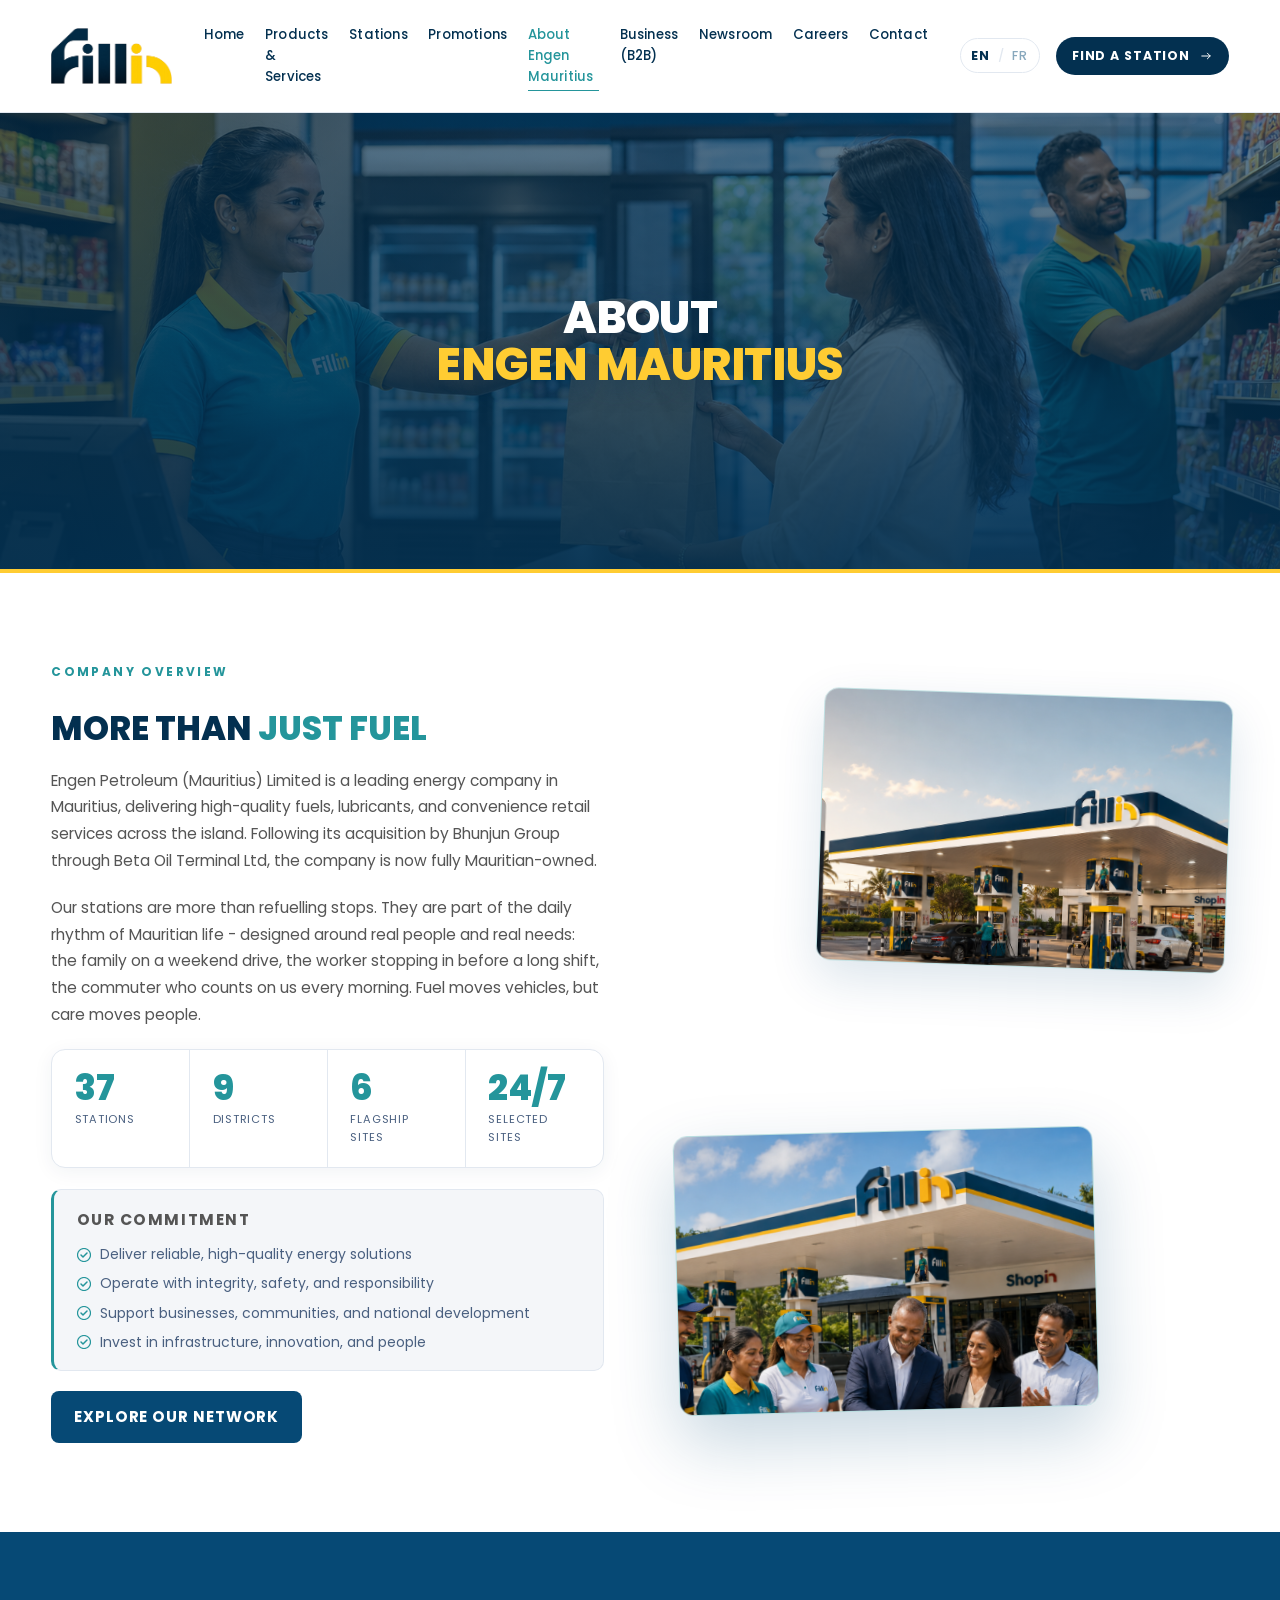
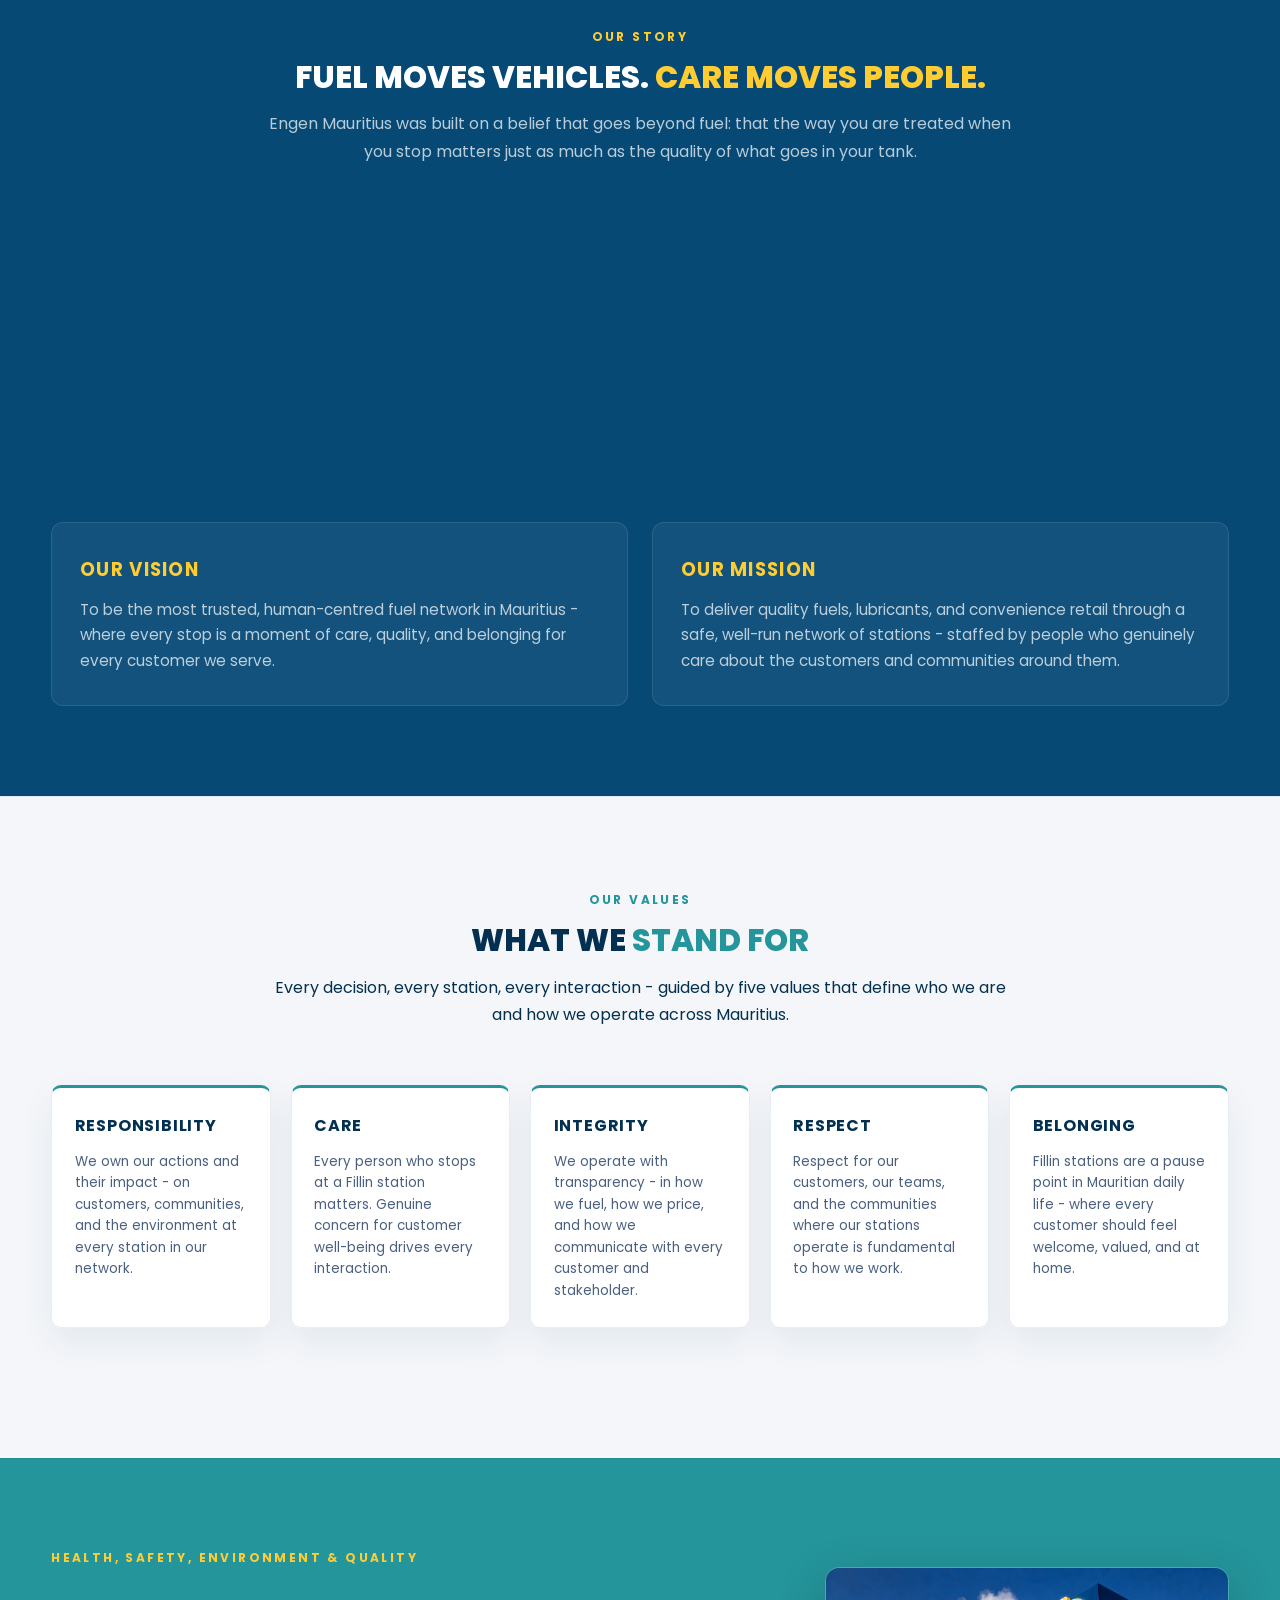
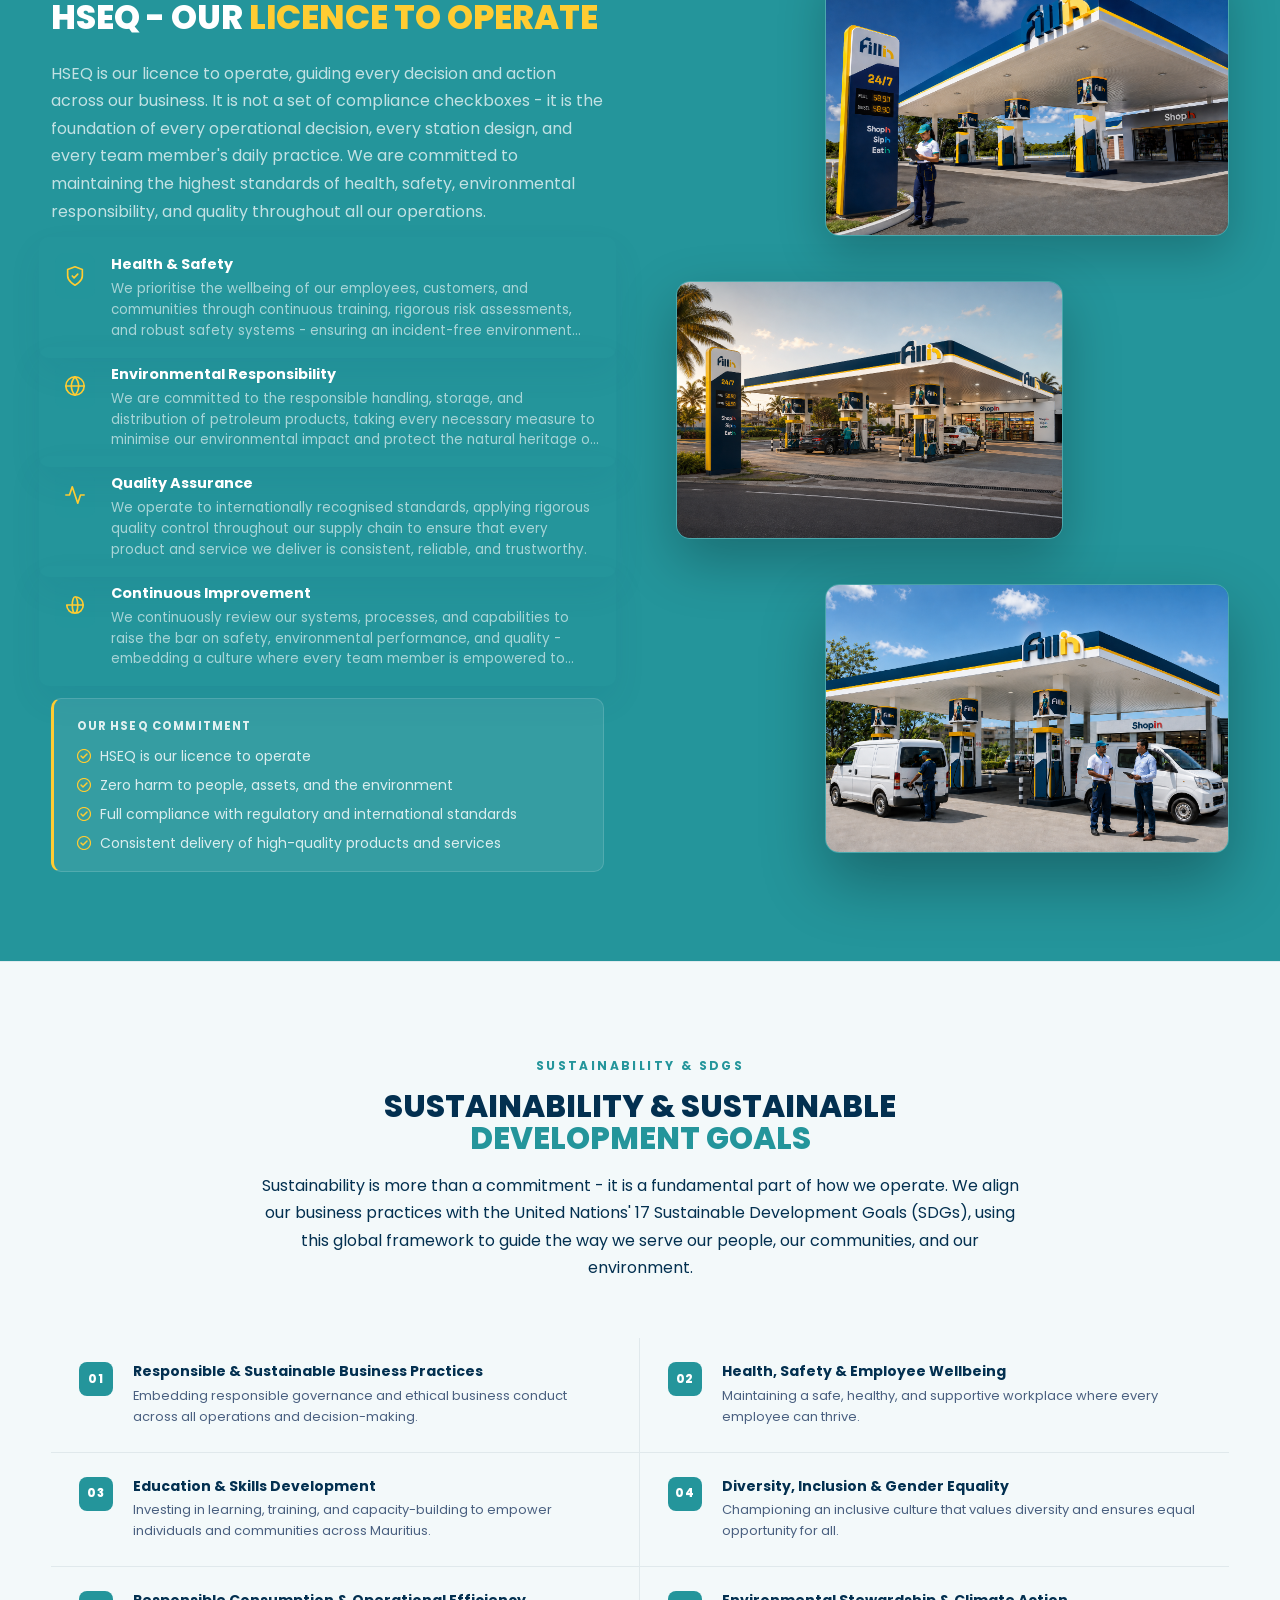
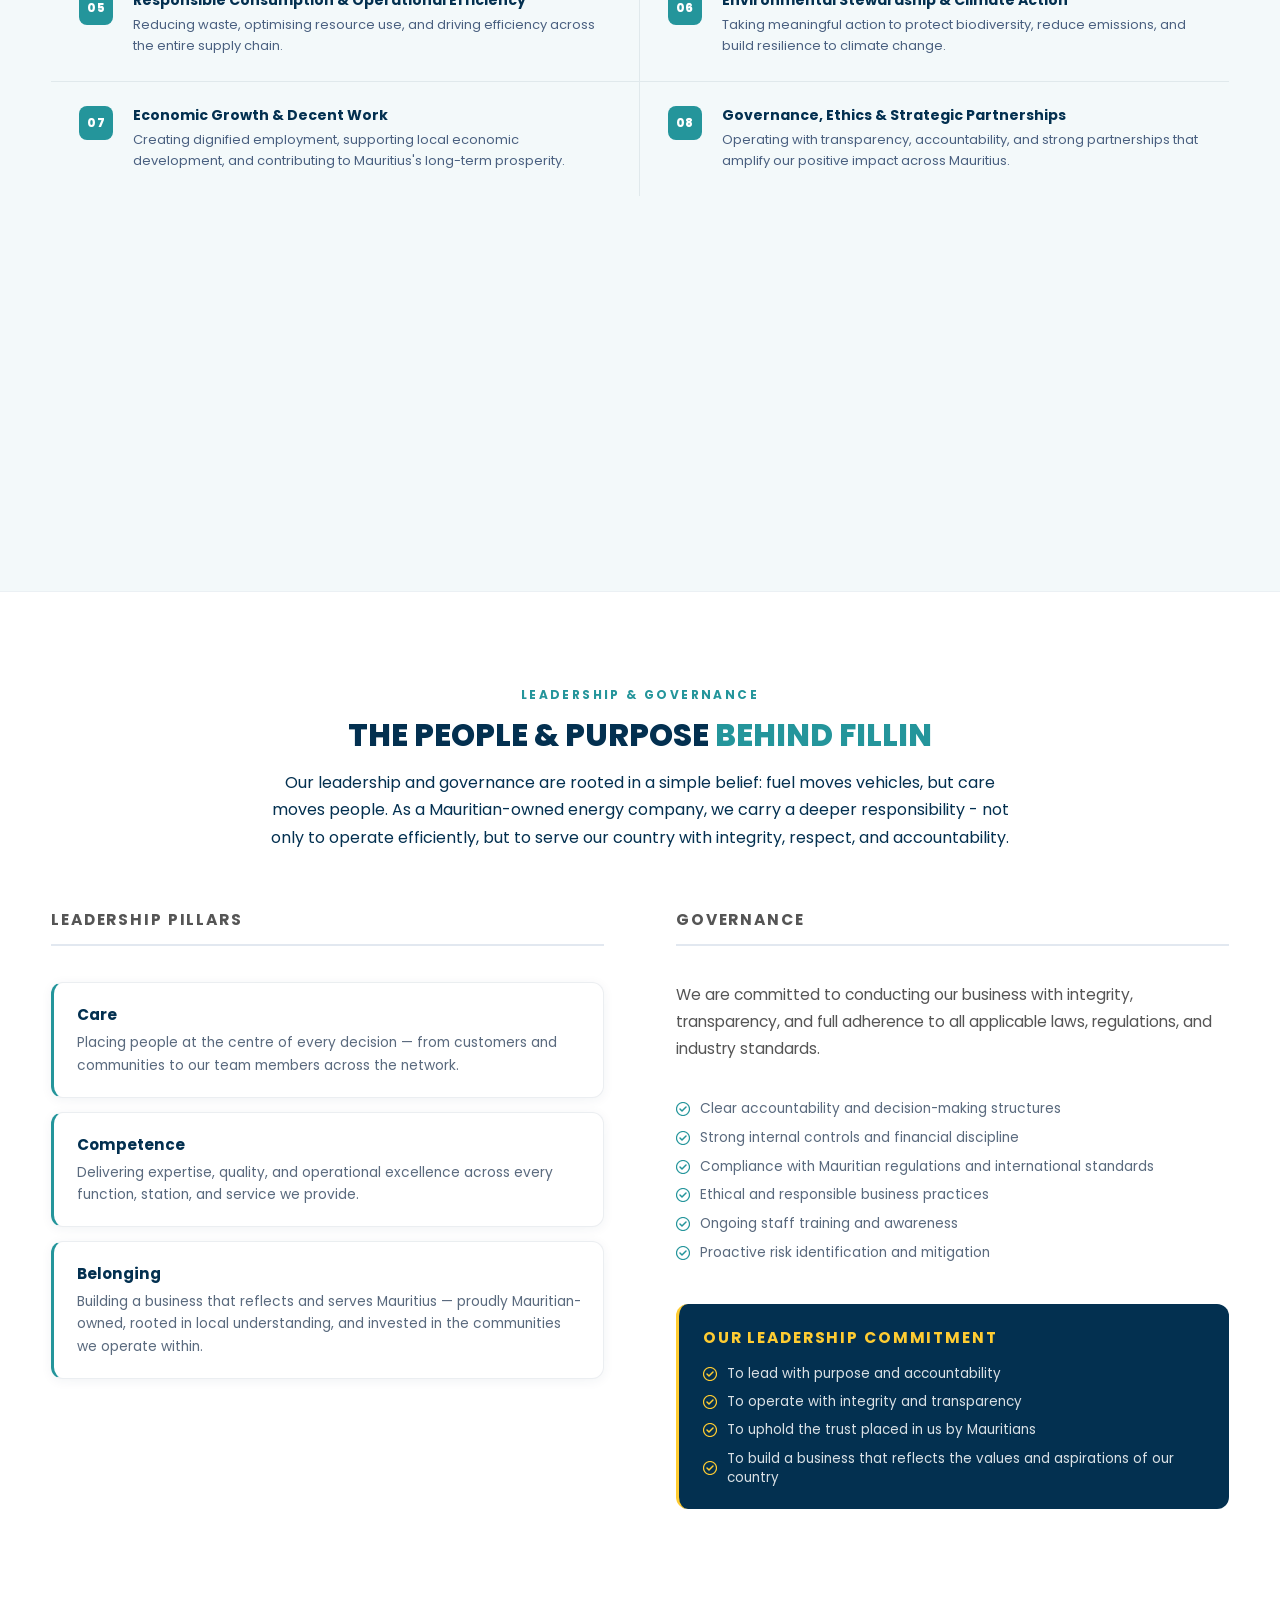
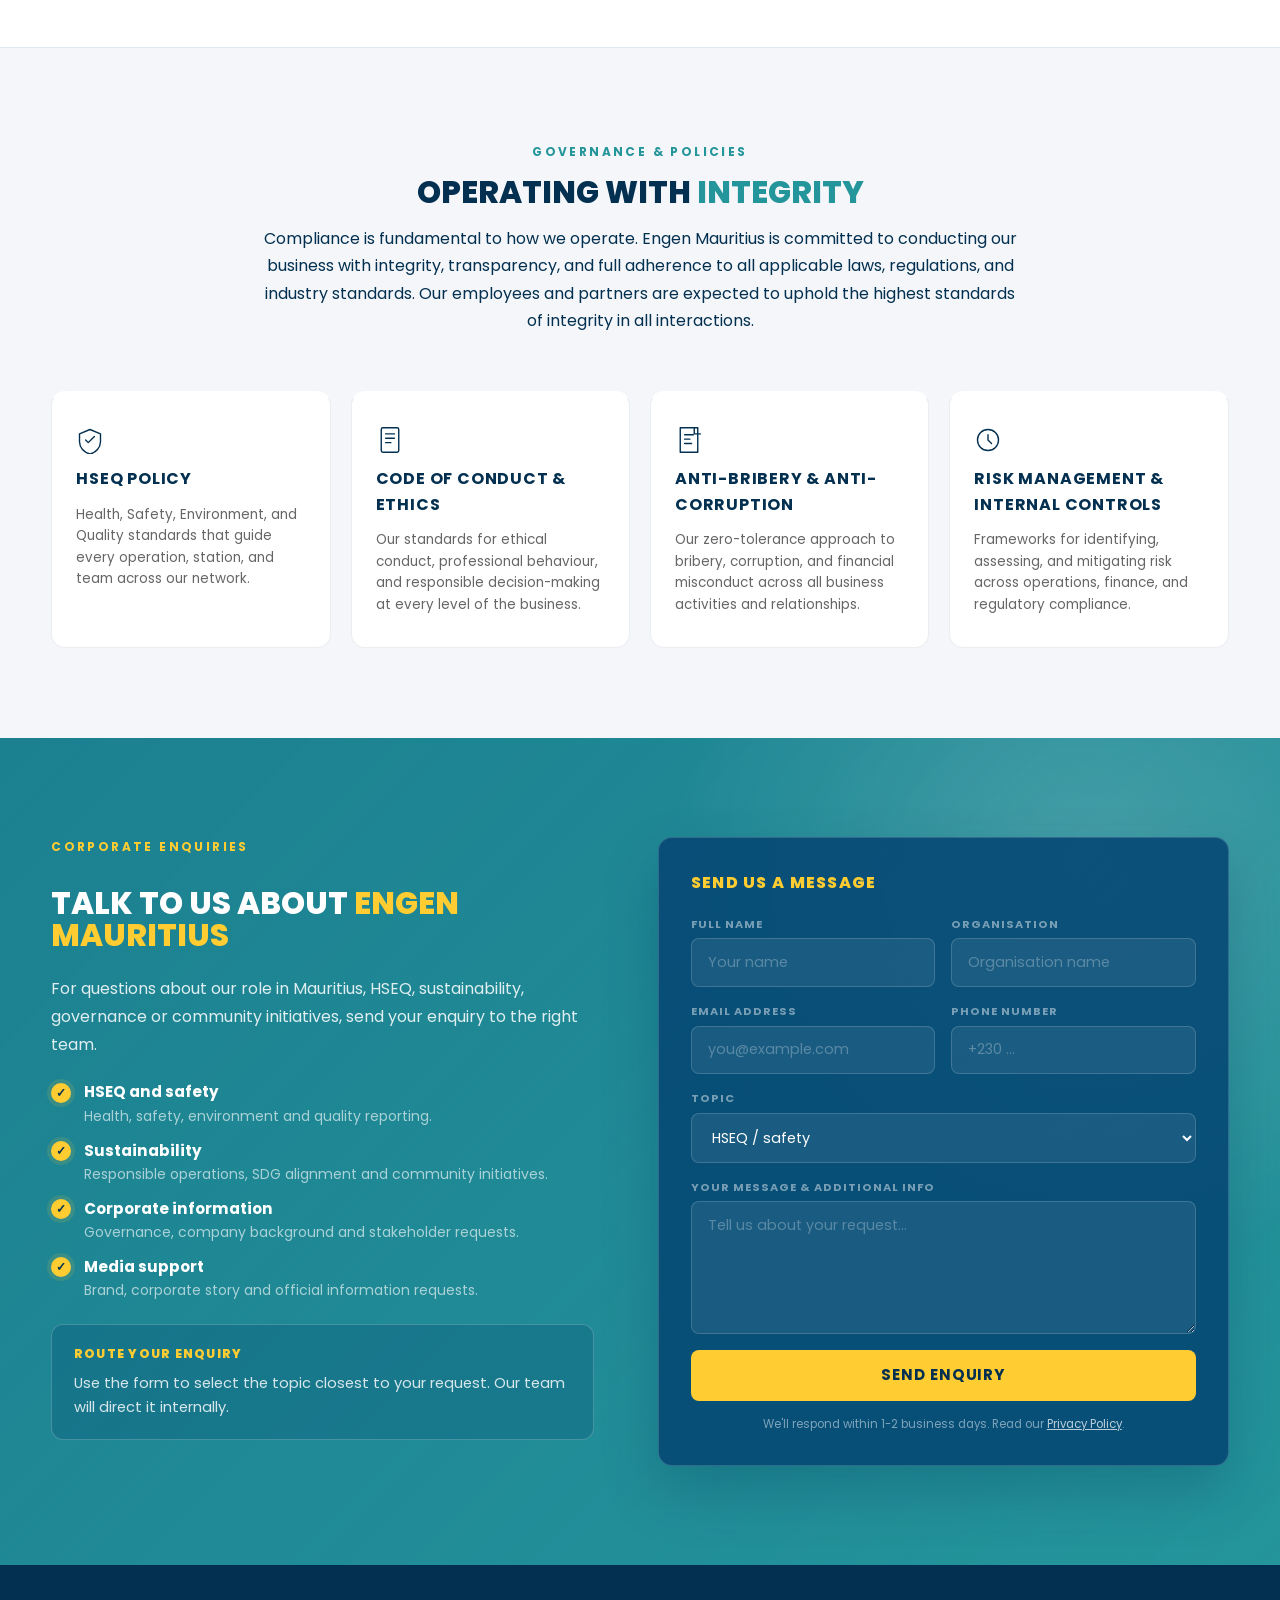
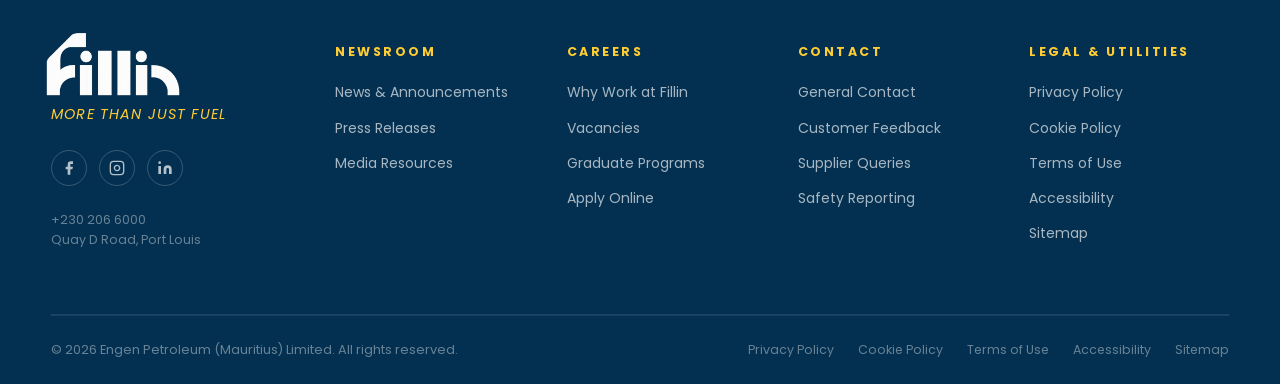
<file: about.html>
﻿<!DOCTYPE html>
<html lang="en" data-lang="en">
<head>
  <meta charset="UTF-8">
  <meta name="viewport" content="width=device-width, initial-scale=1.0">
  <meta name="description" content="Learn how Fillin supports everyday mobility, service stations, communities, HSEQ, and sustainable energy operations across Mauritius.">
  <meta property="og:title" content="About Fillin - Built Around Mauritius">
  <meta property="og:description" content="Discover the Fillin role in everyday mobility, service station infrastructure, HSEQ, sustainability, and local communities.">
  <meta property="og:type" content="website">
  <meta name="twitter:card" content="summary_large_image">
  <meta name="twitter:title" content="About Fillin - Built Around Mauritius">
  <meta name="twitter:description" content="Discover the Fillin role in everyday mobility, service station infrastructure, HSEQ, sustainability, and local communities.">
  <title>About Fillin - More Than Fuel</title>
  <link rel="preconnect" href="https://fonts.googleapis.com">
  <link rel="preconnect" href="https://fonts.gstatic.com" crossorigin>
  <link href="https://fonts.googleapis.com/css2?family=Poppins:ital,wght@0,400;0,500;0,600;0,700;0,800;1,400&display=swap" rel="stylesheet">
  <link rel="stylesheet" href="styles.css">
</head>
<body class="page-about">

<!-- ------------------------------------------------------ HEADER -->
<header class="site-header" id="top">
  <a class="brand" href="index.html" aria-label="Engen Mauritius home">
    <img src="assets/Logo-no-bg.png" alt="Engen Mauritius" class="brand-logo" width="534" height="264">
  </a>
  <nav class="site-nav" aria-label="Primary">
    <a href="index.html" data-en="Home" data-fr="Accueil">Home</a>
    <a href="products.html" data-en="Products &amp; Services" data-fr="Produits &amp; Services">Products &amp; Services</a>
    <a href="stations.html" data-en="Stations" data-fr="Stations">Stations</a>
    <a href="promotions.html" data-en="Promotions" data-fr="Promotions">Promotions</a>
    <a href="about.html" aria-current="page" data-en="About Engen Mauritius" data-fr="A propos">About Engen Mauritius</a>
    <a href="b2b.html" data-en="Business (B2B)" data-fr="Entreprises">Business (B2B)</a>
    <a href="newsroom.html" data-en="Newsroom" data-fr="Actualites">Newsroom</a>
    <a href="careers.html" data-en="Careers" data-fr="Carrieres">Careers</a>
    <a href="contact.html" data-en="Contact" data-fr="Contact">Contact</a>
  </nav>
  <div class="site-actions">
    <button class="lang-toggle" aria-label="Change language" data-pressed="en">
      <span class="lang-en">EN</span>
      <span class="lang-sep" aria-hidden="true">/</span>
      <span class="lang-fr">FR</span>
    </button>
    <a href="stations.html" class="btn-find">
      <span data-en="Find A Station" data-fr="Trouver une station">Find A Station</span>
      <svg viewBox="0 0 20 20" width="14" height="14" aria-hidden="true"><path d="M4 10h12M12 6l4 4-4 4" stroke="currentColor" stroke-width="1.4" fill="none" stroke-linecap="round" stroke-linejoin="round"/></svg>
    </a>
    <button class="v2-menu-toggle" id="menuToggle" aria-label="Open menu" aria-expanded="false" aria-controls="mobileNav">
      <svg class="icon-bars" viewBox="0 0 24 24" width="28" height="28" fill="none" stroke="currentColor" stroke-width="2" stroke-linecap="round" aria-hidden="true"><line x1="3" y1="6" x2="21" y2="6"/><line x1="3" y1="12" x2="21" y2="12"/><line x1="3" y1="18" x2="21" y2="18"/></svg>
      <svg class="icon-close" viewBox="0 0 24 24" width="28" height="28" fill="none" stroke="currentColor" stroke-width="2" stroke-linecap="round" aria-hidden="true"><line x1="18" y1="6" x2="6" y2="18"/><line x1="6" y1="6" x2="18" y2="18"/></svg>
    </button>
  </div>
</header>

<!-- Mobile nav overlay -->
<nav class="v2-mobile-nav" id="mobileNav" aria-label="Mobile navigation">
  <a href="index.html" data-en="Home" data-fr="Accueil">Home</a>
  <a href="products.html" data-en="Products &amp; Services" data-fr="Produits &amp; Services">Products &amp; Services</a>
  <a href="stations.html" data-en="Stations" data-fr="Stations">Stations</a>
  <a href="promotions.html" data-en="Promotions" data-fr="Promotions">Promotions</a>
  <a href="about.html" aria-current="page" data-en="About Engen Mauritius" data-fr="A propos">About Engen Mauritius</a>
  <a href="b2b.html" data-en="Business (B2B)" data-fr="Entreprises">Business (B2B)</a>
  <a href="newsroom.html" data-en="Newsroom" data-fr="Actualites">Newsroom</a>
  <a href="careers.html" data-en="Careers" data-fr="Carrieres">Careers</a>
  <a href="contact.html" data-en="Contact" data-fr="Contact">Contact</a>
  <a href="stations.html" class="v2-mobile-nav__cta">Find A Station</a>
</nav>

<!-- ------------------------------------------------------ PAGE HERO -->
<section class="v2-page-hero">
  <figure class="v2-page-hero__bg">
    <img src="assets/slider3.png" alt="" aria-hidden="true">
  </figure>
  <div class="v2-page-hero__scrim" aria-hidden="true"></div>
  <div class="v2-page-hero__content">
    <div class="v2-wrap">
      <h1 class="v2-page-hero__title anim-fade-up">About<br><em>Engen Mauritius</em></h1>
    </div>
  </div>
</section>

<!-- ------------------------------------------------------ COMPANY OVERVIEW -->
<section class="v2-ip-sec v2-ip-sec--white" id="overview">
  <div class="v2-wrap">
    <div class="v2-about-split">

      <div class="v2-about-split__copy anim-fade-left">
        <span class="v2-label">Company Overview</span>
        <h2>More Than <em>Just Fuel</em></h2>
        <p>Engen Petroleum (Mauritius) Limited is a leading energy company in Mauritius, delivering high-quality fuels, lubricants, and convenience retail services across the island. Following its acquisition by Bhunjun Group through Beta Oil Terminal Ltd, the company is now fully Mauritian-owned.</p>
        <p>Our stations are more than refuelling stops. They are part of the daily rhythm of Mauritian life  -  designed around real people and real needs: the family on a weekend drive, the worker stopping in before a long shift, the commuter who counts on us every morning. Fuel moves vehicles, but care moves people.</p>
        <div class="v2-about-stats v2-about-stats--card">
          <div class="v2-about-stat">
            <strong data-count="37">37</strong>
            <span>Stations</span>
          </div>
          <div class="v2-about-stat">
            <strong data-count="9">9</strong>
            <span>Districts</span>
          </div>
          <div class="v2-about-stat">
            <strong data-count="6">6</strong>
            <span>Flagship Sites</span>
          </div>
          <div class="v2-about-stat">
            <strong>24/7</strong>
            <span>Selected Sites</span>
          </div>
        </div>
        <div class="v2-about-commitment">
          <p class="v2-about-commitment__label">Our Commitment</p>
          <ul class="v2-about-commitment__list">
            <li>
              <svg width="14" height="14" viewBox="0 0 14 14" fill="none" aria-hidden="true"><circle cx="7" cy="7" r="6.5" stroke="var(--teal)" stroke-width="1.2"/><path d="M4 7l2 2 4-4" stroke="var(--teal)" stroke-width="1.5" stroke-linecap="round" stroke-linejoin="round"/></svg>
              Deliver reliable, high-quality energy solutions
            </li>
            <li>
              <svg width="14" height="14" viewBox="0 0 14 14" fill="none" aria-hidden="true"><circle cx="7" cy="7" r="6.5" stroke="var(--teal)" stroke-width="1.2"/><path d="M4 7l2 2 4-4" stroke="var(--teal)" stroke-width="1.5" stroke-linecap="round" stroke-linejoin="round"/></svg>
              Operate with integrity, safety, and responsibility
            </li>
            <li>
              <svg width="14" height="14" viewBox="0 0 14 14" fill="none" aria-hidden="true"><circle cx="7" cy="7" r="6.5" stroke="var(--teal)" stroke-width="1.2"/><path d="M4 7l2 2 4-4" stroke="var(--teal)" stroke-width="1.5" stroke-linecap="round" stroke-linejoin="round"/></svg>
              Support businesses, communities, and national development
            </li>
            <li>
              <svg width="14" height="14" viewBox="0 0 14 14" fill="none" aria-hidden="true"><circle cx="7" cy="7" r="6.5" stroke="var(--teal)" stroke-width="1.2"/><path d="M4 7l2 2 4-4" stroke="var(--teal)" stroke-width="1.5" stroke-linecap="round" stroke-linejoin="round"/></svg>
              Invest in infrastructure, innovation, and people
            </li>
          </ul>
        </div>
        <a href="stations.html" class="v2-btn v2-btn--navy">Explore Our Network</a>
      </div>

      <div class="v2-about-split__img v2-about-img-stack">
        <figure class="v2-svc-img v2-svc-img--back anim-fade-right">
          <img src="assets/editorial-forecourt.png" alt="Engen Mauritius station forecourt" loading="lazy">
        </figure>
        <figure class="v2-svc-img v2-svc-img--front anim-fade-up">
          <img src="assets/newsroom-opening.png" alt="Engen Mauritius team at station" loading="lazy">
        </figure>
      </div>

    </div>
  </div>
</section>

<!-- ------------------------------------------------------ MISSION & VISION -->
<section class="v2-ip-sec v2-ip-sec--navy" id="mission">
  <div class="v2-wrap">

    <div class="v2-ip-head anim-fade-up">
      <span class="v2-label">Our Story</span>
      <h2>Fuel Moves Vehicles. <em>Care Moves People.</em></h2>
      <p class="v2-ip-head__lead">Engen Mauritius was built on a belief that goes beyond fuel: that the way you are treated when you stop matters just as much as the quality of what goes in your tank.</p>
    </div>

    <div class="v2-mission-quote anim-quote-unfurl">
      <blockquote>
        Imagine a place where encounters and exchanges move you. Not just fuel for your tank  -  but a moment of care in your day. Designed around real lives: women who want to feel safe, elders who deserve patience, workers who deserve respect. At Fillin, when you stop to refuel your car, you also refuel yourself. <em>Lesans nou pei.</em>
      </blockquote>
      <p class="v2-mission-byline">Engen Mauritius  -  Brand Manifesto</p>
    </div>

    <div class="v2-mission-cards">
      <div class="v2-mission-card anim-fade-left">
        <h3>Our Vision</h3>
        <p>To be the most trusted, human-centred fuel network in Mauritius  -  where every stop is a moment of care, quality, and belonging for every customer we serve.</p>
      </div>
      <div class="v2-mission-card anim-fade-right">
        <h3>Our Mission</h3>
        <p>To deliver quality fuels, lubricants, and convenience retail through a safe, well-run network of stations  -  staffed by people who genuinely care about the customers and communities around them.</p>
      </div>
    </div>

  </div>
</section>

<!-- ------------------------------------------------------ VALUES -->
<section class="v2-ip-sec v2-ip-sec--offwht" id="values">
  <div class="v2-wrap">

    <div class="v2-ip-head anim-fade-up">
      <span class="v2-label">Our Values</span>
      <h2>What We <em>Stand For</em></h2>
      <p class="v2-ip-head__lead">Every decision, every station, every interaction  -  guided by five values that define who we are and how we operate across Mauritius.</p>
    </div>

    <div class="v2-values-grid" data-stagger="0.09">

      <div class="v2-value-card anim-fade-right">
        <div class="v2-value-card__icon">
          <svg viewBox="0 0 24 24" fill="none" stroke-width="2" stroke-linecap="round" stroke-linejoin="round" width="22" height="22"><path d="M12 22s8-4 8-10V5l-8-3-8 3v7c0 6 8 10 8 10z"/></svg>
        </div>
        <h3>Responsibility</h3>
        <p>We own our actions and their impact  -  on customers, communities, and the environment at every station in our network.</p>
      </div>

      <div class="v2-value-card anim-fade-right">
        <div class="v2-value-card__icon">
          <svg viewBox="0 0 24 24" fill="none" stroke-width="2" stroke-linecap="round" stroke-linejoin="round" width="22" height="22"><path d="M20.84 4.61a5.5 5.5 0 0 0-7.78 0L12 5.67l-1.06-1.06a5.5 5.5 0 0 0-7.78 7.78l1.06 1.06L12 21.23l7.78-7.78 1.06-1.06a5.5 5.5 0 0 0 0-7.78z"/></svg>
        </div>
        <h3>Care</h3>
        <p>Every person who stops at a Fillin station matters. Genuine concern for customer well-being drives every interaction.</p>
      </div>

      <div class="v2-value-card anim-fade-right">
        <div class="v2-value-card__icon">
          <svg viewBox="0 0 24 24" fill="none" stroke-width="2" stroke-linecap="round" stroke-linejoin="round" width="22" height="22"><polyline points="9 11 12 14 22 4"/><path d="M21 12v7a2 2 0 0 1-2 2H5a2 2 0 0 1-2-2V5a2 2 0 0 1 2-2h11"/></svg>
        </div>
        <h3>Integrity</h3>
        <p>We operate with transparency  -  in how we fuel, how we price, and how we communicate with every customer and stakeholder.</p>
      </div>

      <div class="v2-value-card anim-fade-right">
        <div class="v2-value-card__icon">
          <svg viewBox="0 0 24 24" fill="none" stroke-width="2" stroke-linecap="round" stroke-linejoin="round" width="22" height="22"><path d="M17 21v-2a4 4 0 0 0-4-4H5a4 4 0 0 0-4 4v2"/><circle cx="9" cy="7" r="4"/><path d="M23 21v-2a4 4 0 0 0-3-3.87"/><path d="M16 3.13a4 4 0 0 1 0 7.75"/></svg>
        </div>
        <h3>Respect</h3>
        <p>Respect for our customers, our teams, and the communities where our stations operate is fundamental to how we work.</p>
      </div>

      <div class="v2-value-card anim-fade-right">
        <div class="v2-value-card__icon">
          <svg viewBox="0 0 24 24" fill="none" stroke-width="2" stroke-linecap="round" stroke-linejoin="round" width="22" height="22"><path d="M3 9l9-7 9 7v11a2 2 0 0 1-2 2H5a2 2 0 0 1-2-2z"/><polyline points="9 22 9 12 15 12 15 22"/></svg>
        </div>
        <h3>Belonging</h3>
        <p>Fillin stations are a pause point in Mauritian daily life  -  where every customer should feel welcome, valued, and at home.</p>
      </div>

    </div>


  </div>
</section>

<!-- ------------------------------------------------------ HSEQ -->
<section class="v2-ip-sec v2-ip-sec--teal" id="hseq">
  <div class="v2-wrap">
    <div class="v2-hseq-split">

      <div class="v2-hseq-copy anim-fade-left">
        <span class="v2-label">Health, Safety, Environment &amp; Quality</span>
        <h2>HSEQ  -  Our <em>Licence to Operate</em></h2>
        <p>HSEQ is our licence to operate, guiding every decision and action across our business. It is not a set of compliance checkboxes  -  it is the foundation of every operational decision, every station design, and every team member's daily practice. We are committed to maintaining the highest standards of health, safety, environmental responsibility, and quality throughout all our operations.</p>
        <div class="v2-hseq-items">

          <div class="v2-hseq-item">
            <div class="v2-hseq-item__icon">
              <svg viewBox="0 0 24 24" fill="none" stroke-width="2" stroke-linecap="round" stroke-linejoin="round" width="18" height="18"><path d="M12 22s8-4 8-10V5l-8-3-8 3v7c0 6 8 10 8 10z"/><path d="M9 12l2 2 4-4"/></svg>
            </div>
            <div class="v2-hseq-item__text">
              <strong>Health &amp; Safety</strong>
              <p>We prioritise the wellbeing of our employees, customers, and communities through continuous training, rigorous risk assessments, and robust safety systems  -  ensuring an incident-free environment across all operations.</p>
            </div>
          </div>

          <div class="v2-hseq-item">
            <div class="v2-hseq-item__icon">
              <svg viewBox="0 0 24 24" fill="none" stroke-width="2" stroke-linecap="round" stroke-linejoin="round" width="18" height="18"><path d="M12 22c5.523 0 10-4.477 10-10S17.523 2 12 2 2 6.477 2 12s4.477 10 10 10z"/><path d="M2 12h20"/><path d="M12 2a15.3 15.3 0 0 1 4 10 15.3 15.3 0 0 1-4 10 15.3 15.3 0 0 1-4-10 15.3 15.3 0 0 1 4-10z"/></svg>
            </div>
            <div class="v2-hseq-item__text">
              <strong>Environmental Responsibility</strong>
              <p>We are committed to the responsible handling, storage, and distribution of petroleum products, taking every necessary measure to minimise our environmental impact and protect the natural heritage of Mauritius.</p>
            </div>
          </div>

          <div class="v2-hseq-item">
            <div class="v2-hseq-item__icon">
              <svg viewBox="0 0 24 24" fill="none" stroke-width="2" stroke-linecap="round" stroke-linejoin="round" width="18" height="18"><polyline points="22 12 18 12 15 21 9 3 6 12 2 12"/></svg>
            </div>
            <div class="v2-hseq-item__text">
              <strong>Quality Assurance</strong>
              <p>We operate to internationally recognised standards, applying rigorous quality control throughout our supply chain to ensure that every product and service we deliver is consistent, reliable, and trustworthy.</p>
            </div>
          </div>

          <div class="v2-hseq-item">
            <div class="v2-hseq-item__icon">
              <svg viewBox="0 0 24 24" fill="none" stroke-width="2" stroke-linecap="round" stroke-linejoin="round" width="18" height="18"><path d="M21 12a9 9 0 0 1-9 9m9-9a9 9 0 0 0-9-9m9 9H3m9 9a9 9 0 0 1-9-9m9 9c1.657 0 3-4.03 3-9s-1.343-9-3-9m0 18c-1.657 0-3-4.03-3-9s1.343-9 3-9"/></svg>
            </div>
            <div class="v2-hseq-item__text">
              <strong>Continuous Improvement</strong>
              <p>We continuously review our systems, processes, and capabilities to raise the bar on safety, environmental performance, and quality  -  embedding a culture where every team member is empowered to improve.</p>
            </div>
          </div>

        </div>

        <div class="v2-hseq-commitment">
          <p class="v2-hseq-commitment__label">Our HSEQ Commitment</p>
          <ul class="v2-hseq-commitment__list">
            <li>
              <svg width="14" height="14" viewBox="0 0 14 14" fill="none" aria-hidden="true"><circle cx="7" cy="7" r="6.5" stroke="var(--yellow)" stroke-width="1.2"/><path d="M4 7l2 2 4-4" stroke="var(--yellow)" stroke-width="1.5" stroke-linecap="round" stroke-linejoin="round"/></svg>
              HSEQ is our licence to operate
            </li>
            <li>
              <svg width="14" height="14" viewBox="0 0 14 14" fill="none" aria-hidden="true"><circle cx="7" cy="7" r="6.5" stroke="var(--yellow)" stroke-width="1.2"/><path d="M4 7l2 2 4-4" stroke="var(--yellow)" stroke-width="1.5" stroke-linecap="round" stroke-linejoin="round"/></svg>
              Zero harm to people, assets, and the environment
            </li>
            <li>
              <svg width="14" height="14" viewBox="0 0 14 14" fill="none" aria-hidden="true"><circle cx="7" cy="7" r="6.5" stroke="var(--yellow)" stroke-width="1.2"/><path d="M4 7l2 2 4-4" stroke="var(--yellow)" stroke-width="1.5" stroke-linecap="round" stroke-linejoin="round"/></svg>
              Full compliance with regulatory and international standards
            </li>
            <li>
              <svg width="14" height="14" viewBox="0 0 14 14" fill="none" aria-hidden="true"><circle cx="7" cy="7" r="6.5" stroke="var(--yellow)" stroke-width="1.2"/><path d="M4 7l2 2 4-4" stroke="var(--yellow)" stroke-width="1.5" stroke-linecap="round" stroke-linejoin="round"/></svg>
              Consistent delivery of high-quality products and services
            </li>
          </ul>
        </div>

      </div>

      <div class="v2-hseq-img-stack">
        <figure class="v2-hseq-img v2-hseq-img--a anim-fade-right">
          <img src="assets/portrait-safety.png" alt="Engen Mauritius health and safety" loading="lazy">
        </figure>
        <figure class="v2-hseq-img v2-hseq-img--b anim-fade-up">
          <img src="assets/editorial-forecourt.png" alt="Engen Mauritius station standards" loading="lazy">
        </figure>
        <figure class="v2-hseq-img v2-hseq-img--c anim-fade-left">
          <img src="assets/portrait-care.png" alt="Engen Mauritius quality and care" loading="lazy">
        </figure>
      </div>

    </div>
  </div>
</section>


<!-- ------------------------------------------------------ SUSTAINABILITY & SDGs -->
<section class="v2-ip-sec v2-ip-sec--teal-light" id="sustainability">
  <div class="v2-wrap">
    <div class="v2-ip-head anim-fade-up">
      <span class="v2-label">Sustainability &amp; SDGs</span>
      <h2>Sustainability &amp; Sustainable <em>Development Goals</em></h2>
      <p class="v2-ip-head__lead">Sustainability is more than a commitment  -  it is a fundamental part of how we operate. We align our business practices with the United Nations' 17 Sustainable Development Goals (SDGs), using this global framework to guide the way we serve our people, our communities, and our environment.</p>
    </div>

    <div class="v2-sdg-list anim-fade-up">

      <div class="v2-sdg-item">
        <span class="v2-sdg-item__num">01</span>
        <div class="v2-sdg-item__body">
          <strong>Responsible &amp; Sustainable Business Practices</strong>
          <p>Embedding responsible governance and ethical business conduct across all operations and decision-making.</p>
        </div>
      </div>

      <div class="v2-sdg-item">
        <span class="v2-sdg-item__num">02</span>
        <div class="v2-sdg-item__body">
          <strong>Health, Safety &amp; Employee Wellbeing</strong>
          <p>Maintaining a safe, healthy, and supportive workplace where every employee can thrive.</p>
        </div>
      </div>

      <div class="v2-sdg-item">
        <span class="v2-sdg-item__num">03</span>
        <div class="v2-sdg-item__body">
          <strong>Education &amp; Skills Development</strong>
          <p>Investing in learning, training, and capacity-building to empower individuals and communities across Mauritius.</p>
        </div>
      </div>

      <div class="v2-sdg-item">
        <span class="v2-sdg-item__num">04</span>
        <div class="v2-sdg-item__body">
          <strong>Diversity, Inclusion &amp; Gender Equality</strong>
          <p>Championing an inclusive culture that values diversity and ensures equal opportunity for all.</p>
        </div>
      </div>

      <div class="v2-sdg-item">
        <span class="v2-sdg-item__num">05</span>
        <div class="v2-sdg-item__body">
          <strong>Responsible Consumption &amp; Operational Efficiency</strong>
          <p>Reducing waste, optimising resource use, and driving efficiency across the entire supply chain.</p>
        </div>
      </div>

      <div class="v2-sdg-item">
        <span class="v2-sdg-item__num">06</span>
        <div class="v2-sdg-item__body">
          <strong>Environmental Stewardship &amp; Climate Action</strong>
          <p>Taking meaningful action to protect biodiversity, reduce emissions, and build resilience to climate change.</p>
        </div>
      </div>

      <div class="v2-sdg-item">
        <span class="v2-sdg-item__num">07</span>
        <div class="v2-sdg-item__body">
          <strong>Economic Growth &amp; Decent Work</strong>
          <p>Creating dignified employment, supporting local economic development, and contributing to Mauritius's long-term prosperity.</p>
        </div>
      </div>

      <div class="v2-sdg-item">
        <span class="v2-sdg-item__num">08</span>
        <div class="v2-sdg-item__body">
          <strong>Governance, Ethics &amp; Strategic Partnerships</strong>
          <p>Operating with transparency, accountability, and strong partnerships that amplify our positive impact across Mauritius.</p>
        </div>
      </div>

    </div>

    <div class="v2-mission-quote v2-mission-quote--light anim-quote-unfurl">
      <blockquote>"Sustainability is not a standalone initiative — it is embedded in our way of working. Every decision we make, every relationship we build, and every service we deliver is guided by our commitment to a better Mauritius."</blockquote>
      <p class="v2-mission-byline">Engen Mauritius — Sustainability Commitment</p>
    </div>

  </div>
</section>


<!-- ------------------------------------------------------ LEADERSHIP & GOVERNANCE -->
<section class="v2-ip-sec v2-ip-sec--white" id="leadership">
  <div class="v2-wrap">
    <div class="v2-ip-head anim-fade-up">
      <span class="v2-label">Leadership &amp; Governance</span>
      <h2>The People &amp; Purpose <em>Behind Fillin</em></h2>
      <p class="v2-ip-head__lead">Our leadership and governance are rooted in a simple belief: fuel moves vehicles, but care moves people. As a Mauritian-owned energy company, we carry a deeper responsibility  -  not only to operate efficiently, but to serve our country with integrity, respect, and accountability.</p>
    </div>

    <div class="v2-about-split v2-leadership-split" style="margin-bottom:3rem;">
      <div class="v2-about-split__copy anim-fade-left">
        <p class="v2-leadership-eyebrow">Leadership Pillars</p>
        <div class="v2-pillar-list" data-stagger="0.12">
          <div class="v2-pillar-item anim-fade-up">
            <strong>Care</strong>
            <p>Placing people at the centre of every decision — from customers and communities to our team members across the network.</p>
          </div>
          <div class="v2-pillar-item anim-fade-up">
            <strong>Competence</strong>
            <p>Delivering expertise, quality, and operational excellence across every function, station, and service we provide.</p>
          </div>
          <div class="v2-pillar-item anim-fade-up">
            <strong>Belonging</strong>
            <p>Building a business that reflects and serves Mauritius — proudly Mauritian-owned, rooted in local understanding, and invested in the communities we operate within.</p>
          </div>
        </div>
      </div>
      <div class="v2-about-split__copy anim-fade-right">
        <p class="v2-leadership-eyebrow">Governance</p>
        <p class="v2-leadership-lead">We are committed to conducting our business with integrity, transparency, and full adherence to all applicable laws, regulations, and industry standards.</p>
        <ul class="v2-leadership-checklist">
          <li>
            <svg width="14" height="14" viewBox="0 0 14 14" fill="none" aria-hidden="true"><circle cx="7" cy="7" r="6.5" stroke="var(--teal)" stroke-width="1.2"/><path d="M4 7l2 2 4-4" stroke="var(--teal)" stroke-width="1.5" stroke-linecap="round" stroke-linejoin="round"/></svg>
            Clear accountability and decision-making structures
          </li>
          <li>
            <svg width="14" height="14" viewBox="0 0 14 14" fill="none" aria-hidden="true"><circle cx="7" cy="7" r="6.5" stroke="var(--teal)" stroke-width="1.2"/><path d="M4 7l2 2 4-4" stroke="var(--teal)" stroke-width="1.5" stroke-linecap="round" stroke-linejoin="round"/></svg>
            Strong internal controls and financial discipline
          </li>
          <li>
            <svg width="14" height="14" viewBox="0 0 14 14" fill="none" aria-hidden="true"><circle cx="7" cy="7" r="6.5" stroke="var(--teal)" stroke-width="1.2"/><path d="M4 7l2 2 4-4" stroke="var(--teal)" stroke-width="1.5" stroke-linecap="round" stroke-linejoin="round"/></svg>
            Compliance with Mauritian regulations and international standards
          </li>
          <li>
            <svg width="14" height="14" viewBox="0 0 14 14" fill="none" aria-hidden="true"><circle cx="7" cy="7" r="6.5" stroke="var(--teal)" stroke-width="1.2"/><path d="M4 7l2 2 4-4" stroke="var(--teal)" stroke-width="1.5" stroke-linecap="round" stroke-linejoin="round"/></svg>
            Ethical and responsible business practices
          </li>
          <li>
            <svg width="14" height="14" viewBox="0 0 14 14" fill="none" aria-hidden="true"><circle cx="7" cy="7" r="6.5" stroke="var(--teal)" stroke-width="1.2"/><path d="M4 7l2 2 4-4" stroke="var(--teal)" stroke-width="1.5" stroke-linecap="round" stroke-linejoin="round"/></svg>
            Ongoing staff training and awareness
          </li>
          <li>
            <svg width="14" height="14" viewBox="0 0 14 14" fill="none" aria-hidden="true"><circle cx="7" cy="7" r="6.5" stroke="var(--teal)" stroke-width="1.2"/><path d="M4 7l2 2 4-4" stroke="var(--teal)" stroke-width="1.5" stroke-linecap="round" stroke-linejoin="round"/></svg>
            Proactive risk identification and mitigation
          </li>
        </ul>
        <div class="v2-gov-box">
          <p class="v2-gov-box__label">Our Leadership Commitment</p>
          <ul class="v2-gov-box__list">
            <li>
              <svg width="14" height="14" viewBox="0 0 14 14" fill="none" aria-hidden="true"><circle cx="7" cy="7" r="6.5" stroke="var(--yellow)" stroke-width="1.2"/><path d="M4 7l2 2 4-4" stroke="var(--yellow)" stroke-width="1.5" stroke-linecap="round" stroke-linejoin="round"/></svg>
              To lead with purpose and accountability
            </li>
            <li>
              <svg width="14" height="14" viewBox="0 0 14 14" fill="none" aria-hidden="true"><circle cx="7" cy="7" r="6.5" stroke="var(--yellow)" stroke-width="1.2"/><path d="M4 7l2 2 4-4" stroke="var(--yellow)" stroke-width="1.5" stroke-linecap="round" stroke-linejoin="round"/></svg>
              To operate with integrity and transparency
            </li>
            <li>
              <svg width="14" height="14" viewBox="0 0 14 14" fill="none" aria-hidden="true"><circle cx="7" cy="7" r="6.5" stroke="var(--yellow)" stroke-width="1.2"/><path d="M4 7l2 2 4-4" stroke="var(--yellow)" stroke-width="1.5" stroke-linecap="round" stroke-linejoin="round"/></svg>
              To uphold the trust placed in us by Mauritians
            </li>
            <li>
              <svg width="14" height="14" viewBox="0 0 14 14" fill="none" aria-hidden="true"><circle cx="7" cy="7" r="6.5" stroke="var(--yellow)" stroke-width="1.2"/><path d="M4 7l2 2 4-4" stroke="var(--yellow)" stroke-width="1.5" stroke-linecap="round" stroke-linejoin="round"/></svg>
              To build a business that reflects the values and aspirations of our country
            </li>
          </ul>
        </div>
      </div>
    </div>

  </div>
</section>

<!-- ------------------------------------------------------ POLICIES -->
<section class="v2-ip-sec v2-ip-sec--offwht" id="policies">
  <div class="v2-wrap">

    <div class="v2-ip-head anim-fade-up">
      <span class="v2-label">Governance &amp; Policies</span>
      <h2>Operating with <em>Integrity</em></h2>
      <p class="v2-ip-head__lead">Compliance is fundamental to how we operate. Engen Mauritius is committed to conducting our business with integrity, transparency, and full adherence to all applicable laws, regulations, and industry standards. Our employees and partners are expected to uphold the highest standards of integrity in all interactions.</p>
    </div>

    <div class="v2-policy-grid v2-policy-grid--4col" data-stagger="0.09">

      <div class="v2-policy-card v2-policy-card--static anim-fade-right">
        <svg viewBox="0 0 32 32" fill="none" stroke-width="1.6" stroke-linecap="round" stroke-linejoin="round" width="28" height="28" stroke="currentColor"><path d="M16 4L4 9v9c0 6.5 5.2 12.5 12 14 6.8-1.5 12-7.5 12-14V9L16 4z"/><path d="M11 16l3 3 7-7"/></svg>
        <h3>HSEQ Policy</h3>
        <p>Health, Safety, Environment, and Quality standards that guide every operation, station, and team across our network.</p>
      </div>

      <div class="v2-policy-card v2-policy-card--static anim-fade-right">
        <svg viewBox="0 0 32 32" fill="none" stroke-width="1.6" stroke-linecap="round" stroke-linejoin="round" width="28" height="28" stroke="currentColor"><rect x="6" y="2" width="20" height="28" rx="2"/><path d="M11 9h10M11 14h10M11 19h6"/></svg>
        <h3>Code of Conduct &amp; Ethics</h3>
        <p>Our standards for ethical conduct, professional behaviour, and responsible decision-making at every level of the business.</p>
      </div>

      <div class="v2-policy-card v2-policy-card--static anim-fade-right">
        <svg viewBox="0 0 32 32" fill="none" stroke-width="1.6" stroke-linecap="round" stroke-linejoin="round" width="28" height="28" stroke="currentColor"><path d="M6 2h20v28H6z"/><path d="M11 10h10M11 15h6M11 20h8"/><path d="M22 2v7h7"/></svg>
        <h3>Anti-Bribery &amp; Anti-Corruption</h3>
        <p>Our zero-tolerance approach to bribery, corruption, and financial misconduct across all business activities and relationships.</p>
      </div>

      <div class="v2-policy-card v2-policy-card--static anim-fade-right">
        <svg viewBox="0 0 32 32" fill="none" stroke-width="1.6" stroke-linecap="round" stroke-linejoin="round" width="28" height="28" stroke="currentColor"><circle cx="16" cy="16" r="12"/><path d="M16 10v6l4 4"/></svg>
        <h3>Risk Management &amp; Internal Controls</h3>
        <p>Frameworks for identifying, assessing, and mitigating risk across operations, finance, and regulatory compliance.</p>
      </div>

    </div>

  </div>
</section>

<!-- ------------------------------------------------------ CTA -->
<section class="v2-page-enquiry" id="page-enquiry">
  <div class="v2-wrap">
    <div class="v2-page-enquiry__grid">
      <div class="v2-page-enquiry__copy anim-fade-left">
        <span class="v2-label">Corporate enquiries</span>
        <h2>Talk to us about <em>Engen Mauritius</em></h2>
        <p>For questions about our role in Mauritius, HSEQ, sustainability, governance or community initiatives, send your enquiry to the right team.</p>
        <ul class="v2-page-enquiry__checks">
          <li><div><strong>HSEQ and safety</strong><span>Health, safety, environment and quality reporting.</span></div></li>
          <li><div><strong>Sustainability</strong><span>Responsible operations, SDG alignment and community initiatives.</span></div></li>
          <li><div><strong>Corporate information</strong><span>Governance, company background and stakeholder requests.</span></div></li>
          <li><div><strong>Media support</strong><span>Brand, corporate story and official information requests.</span></div></li>
        </ul>
        <div class="v2-page-enquiry__note">
          <strong>Route your enquiry</strong>
          <p>Use the form to select the topic closest to your request. Our team will direct it internally.</p>
        </div>
      </div>
      <div class="v2-page-enquiry__form anim-fade-right" data-enquiry-box>
        <h3>Send us a message</h3>
        <form class="js-enquiry-form" data-default-enquiry="safety">
          <div class="v2-page-enquiry__row">
            <div class="v2-quote-field"><label for="aboutName">Full name</label><input id="aboutName" class="v2-quote-input" type="text" placeholder="Your name" required></div>
            <div class="v2-quote-field"><label for="aboutCompany">Organisation</label><input id="aboutCompany" class="v2-quote-input" type="text" placeholder="Organisation name"></div>
          </div>
          <div class="v2-page-enquiry__row">
            <div class="v2-quote-field"><label for="aboutEmail">Email address</label><input id="aboutEmail" class="v2-quote-input" type="email" placeholder="you@example.com" required></div>
            <div class="v2-quote-field"><label for="aboutPhone">Phone number</label><input id="aboutPhone" class="v2-quote-input" type="tel" placeholder="+230 ..."></div>
          </div>
          <div class="v2-quote-field">
            <label for="aboutType">Topic</label>
            <select id="aboutType" class="v2-quote-input v2-quote-select" data-enquiry-type required>
              <option value="safety">HSEQ / safety</option>
              <option value="general">Corporate information</option>
              <option value="media">Media / press enquiry</option>
              <option value="supplier">Supplier / stakeholder query</option>
            </select>
          </div>
          <div class="v2-quote-field"><label for="aboutMsg">Your Message &amp; Additional Info</label><textarea id="aboutMsg" class="v2-quote-input" rows="5" placeholder="Tell us about your request..." required></textarea></div>
          <button type="submit" class="v2-btn v2-btn--yellow v2-btn--full" data-enquiry-submit>Send enquiry</button>
        </form>
        <p class="v2-page-enquiry__privacy">We'll respond within 1-2 business days. Read our <a href="privacy-policy.html">Privacy Policy</a>.</p>
      </div>
    </div>
  </div>
</section>

<!-- ------------------------------------------------------ FOOTER -->
<footer class="v2-footer">
  <div class="v2-wrap">
    <div class="v2-footer__top">
      <div class="v2-footer__brand">
        <a href="index.html" aria-label="Engen Mauritius home">
          <img src="assets/Logo-no-bg-white.png" alt="Engen Mauritius" class="v2-footer__logo">
        </a>
        <p class="v2-footer__tagline">More Than Just Fuel</p>
        <div class="v2-footer__social">
          <a href="#" aria-label="Facebook"><svg viewBox="0 0 24 24" fill="currentColor"><path d="M18 2h-3a5 5 0 0 0-5 5v3H7v4h3v8h4v-8h3l1-4h-4V7a1 1 0 0 1 1-1h3z"/></svg></a>
          <a href="#" aria-label="Instagram"><svg viewBox="0 0 24 24" fill="none" stroke="currentColor" stroke-width="2"><rect x="2" y="2" width="20" height="20" rx="5"/><path d="M16 11.37A4 4 0 1 1 12.63 8 4 4 0 0 1 16 11.37z"/><line x1="17.5" y1="6.5" x2="17.51" y2="6.5"/></svg></a>
          <a href="#" aria-label="LinkedIn"><svg viewBox="0 0 24 24" fill="currentColor"><path d="M16 8a6 6 0 0 1 6 6v7h-4v-7a2 2 0 0 0-2-2 2 2 0 0 0-2 2v7h-4v-7a6 6 0 0 1 6-6zM2 9h4v12H2z"/><circle cx="4" cy="4" r="2"/></svg></a>
        </div>
        <p class="v2-footer__contact-meta">+230 206 6000<br>Quay D Road, Port Louis</p>
      </div>
      <div class="v2-footer__cols">
        <div class="v2-footer__col">
          <h4>Newsroom</h4>
          <ul>
            <li><a href="newsroom.html">News &amp; Announcements</a></li>
            <li><a href="newsroom.html">Press Releases</a></li>
            <li><a href="newsroom.html">Media Resources</a></li>
          </ul>
        </div>
        <div class="v2-footer__col">
          <h4>Careers</h4>
          <ul>
            <li><a href="careers.html">Why Work at Fillin</a></li>
            <li><a href="careers.html">Vacancies</a></li>
            <li><a href="careers.html">Graduate Programs</a></li>
            <li><a href="mailto:recruitment@engen.mu">Apply Online</a></li>
          </ul>
        </div>
        <div class="v2-footer__col">
          <h4>Contact</h4>
          <ul>
            <li><a href="contact.html">General Contact</a></li>
            <li><a href="contact.html">Customer Feedback</a></li>
            <li><a href="contact.html">Supplier Queries</a></li>
            <li><a href="contact.html">Safety Reporting</a></li>
          </ul>
        </div>
        <div class="v2-footer__col">
          <h4>Legal &amp; Utilities</h4>
          <ul>
            <li><a href="privacy-policy.html">Privacy Policy</a></li>
            <li><a href="cookie-policy.html">Cookie Policy</a></li>
            <li><a href="terms.html">Terms of Use</a></li>
            <li><a href="accessibility.html">Accessibility</a></li>
            <li><a href="#">Sitemap</a></li>
          </ul>
        </div>
      </div>
    </div>
    <div class="v2-footer__bottom">
      <p>&copy; 2026 Engen Petroleum (Mauritius) Limited. All rights reserved.</p>
      <div class="v2-footer__legal">
        <a href="privacy-policy.html">Privacy Policy</a>
        <a href="cookie-policy.html">Cookie Policy</a>
        <a href="terms.html">Terms of Use</a>
        <a href="accessibility.html">Accessibility</a>
        <a href="#">Sitemap</a>
      </div>
    </div>
  </div>
</footer>

<button class="back-to-top" id="backToTop" aria-label="Back to top">
  <svg viewBox="0 0 24 24" fill="none" stroke="currentColor" stroke-width="2.5" stroke-linecap="round" stroke-linejoin="round" aria-hidden="true"><polyline points="18 15 12 9 6 15"/></svg>
</button>
<script src="script.js" defer></script>
<script>
(function () {
  const btn = document.getElementById('backToTop');
  window.addEventListener('scroll', () => {
    btn.classList.toggle('is-visible', window.scrollY > 400);
  }, { passive: true });
  btn.addEventListener('click', () => window.scrollTo({ top: 0, behavior: 'smooth' }));
})();
</script>

</body>
</html>
</file>
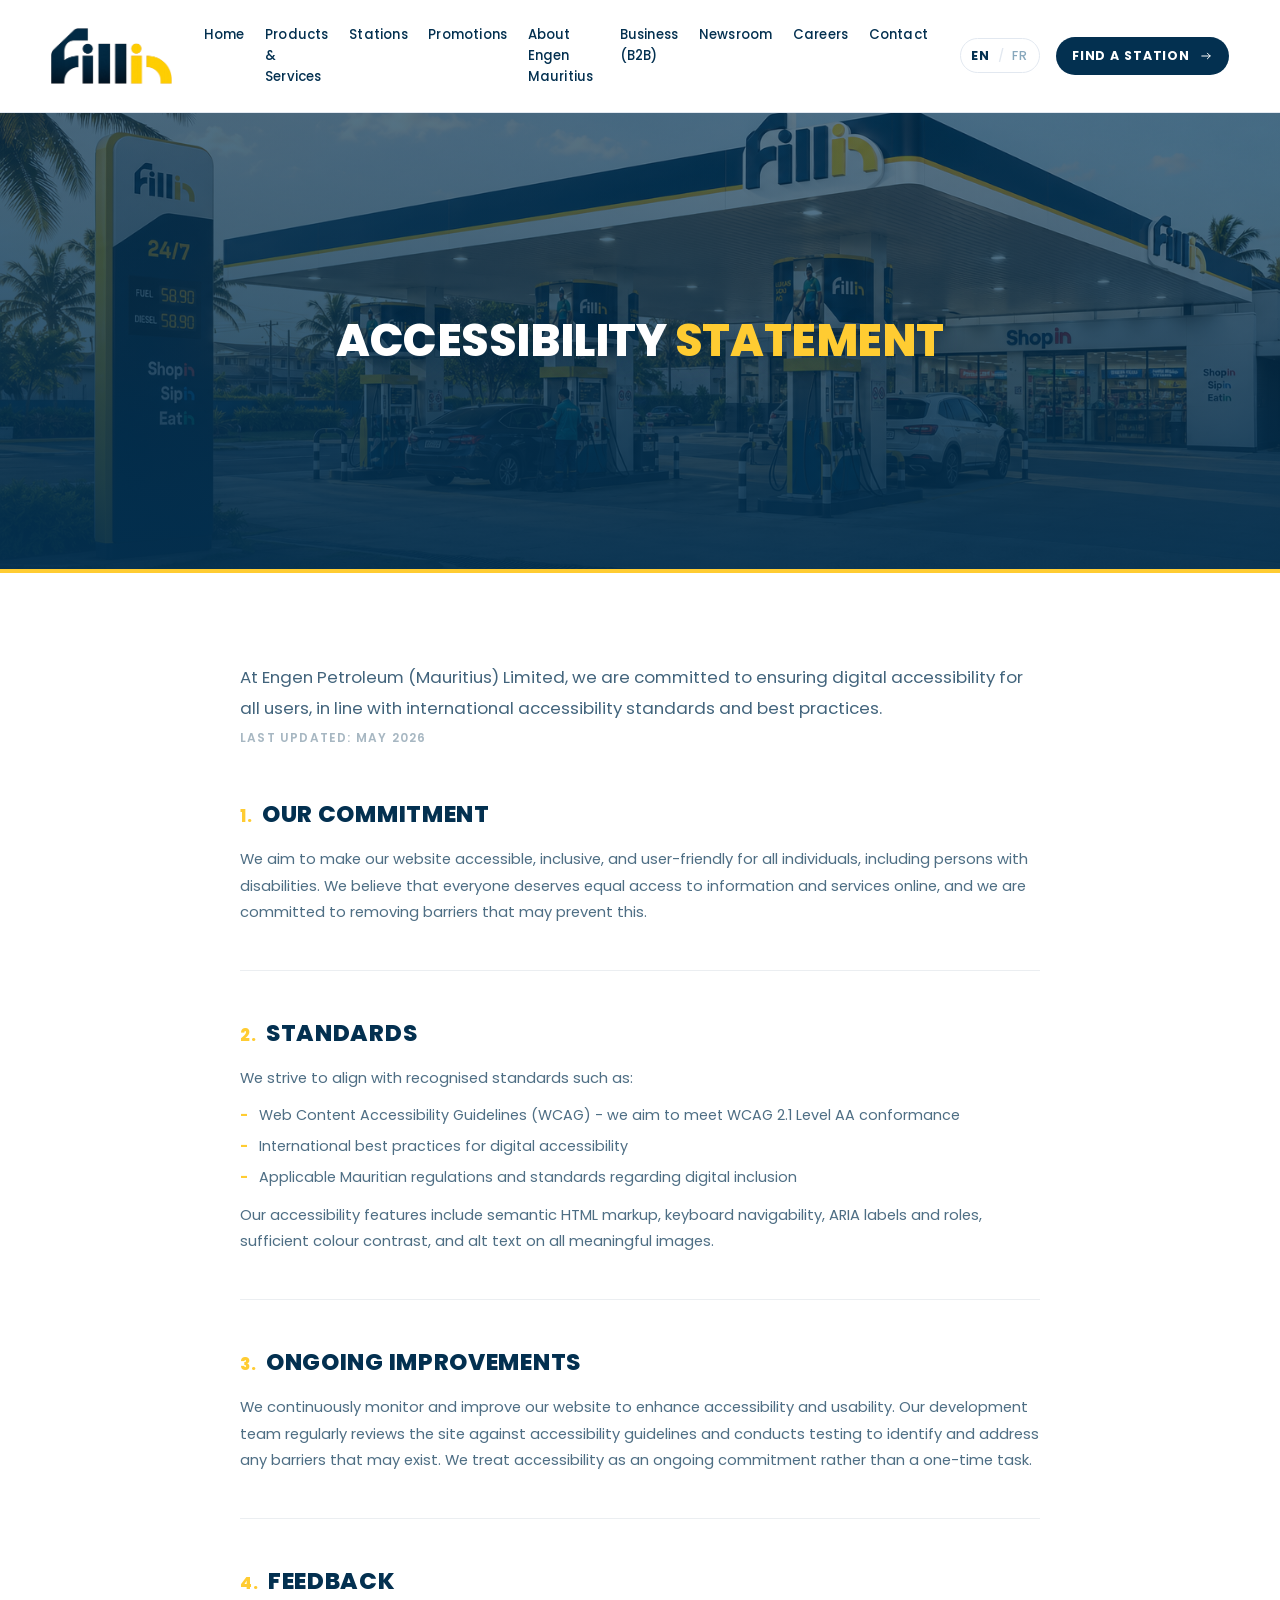
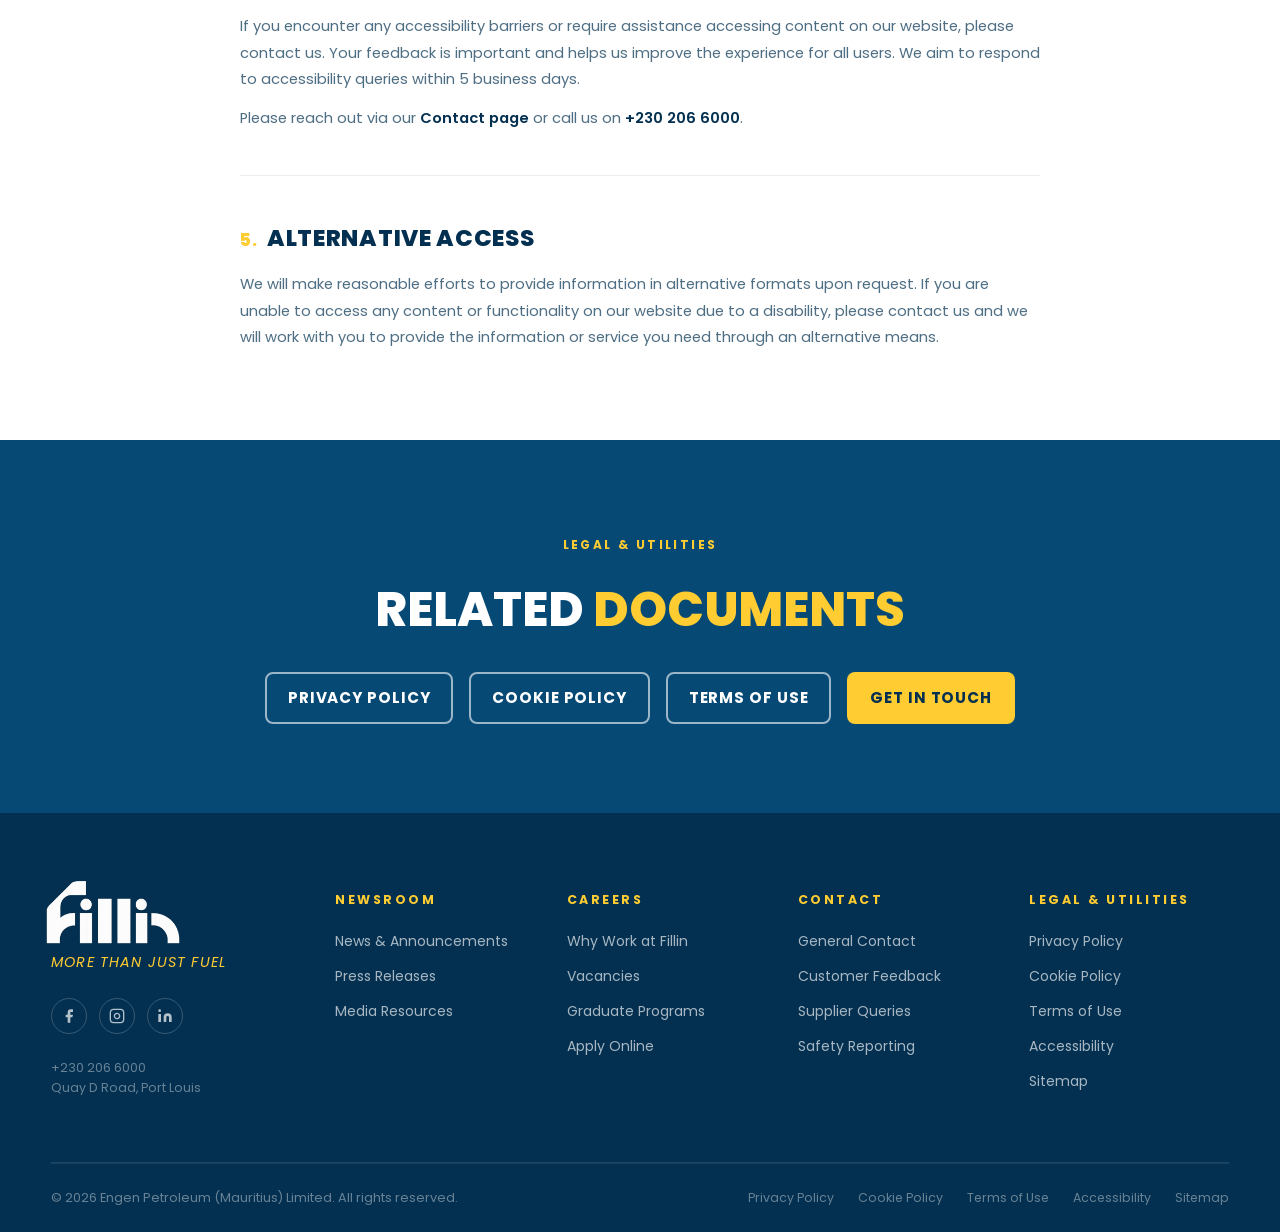
<file: accessibility.html>
﻿<!DOCTYPE html>
<html lang="en" data-lang="en">
<head>
  <meta charset="UTF-8">
  <meta name="viewport" content="width=device-width, initial-scale=1.0">
  <meta name="description" content="Engen Mauritius Accessibility Statement  -  our commitment to making our website usable by everyone, regardless of ability or assistive technology.">
  <meta property="og:title" content="Accessibility Statement  -  Engen Mauritius">
  <meta property="og:description" content="Our commitment to digital accessibility at Engen Mauritius. Learn how we work to make our website inclusive for all users.">
  <meta property="og:type" content="website">
  <meta name="twitter:card" content="summary_large_image">
  <meta name="twitter:title" content="Accessibility Statement  -  Engen Mauritius">
  <meta name="twitter:description" content="Our commitment to digital accessibility at Engen Mauritius. Learn how we work to make our website inclusive for all users.">
  <title>Accessibility  -  Engen Mauritius</title>
  <link rel="preconnect" href="https://fonts.googleapis.com">
  <link rel="preconnect" href="https://fonts.gstatic.com" crossorigin>
  <link href="https://fonts.googleapis.com/css2?family=Poppins:ital,wght@0,400;0,500;0,600;0,700;0,800;1,400&display=swap" rel="stylesheet">
  <link rel="stylesheet" href="styles.css">
</head>
<body>

<header class="site-header" id="top">
  <a class="brand" href="index.html" aria-label="Engen Mauritius home">
    <img src="assets/Logo-no-bg.png" alt="Engen Mauritius" class="brand-logo" width="534" height="264">
  </a>
  <nav class="site-nav" aria-label="Primary">
    <a href="index.html" data-en="Home" data-fr="Accueil">Home</a>
    <a href="products.html" data-en="Products &amp; Services" data-fr="Produits &amp; Services">Products &amp; Services</a>
    <a href="stations.html" data-en="Stations" data-fr="Stations">Stations</a>
    <a href="promotions.html" data-en="Promotions" data-fr="Promotions">Promotions</a>
    <a href="about.html" data-en="About Engen Mauritius" data-fr="A propos">About Engen Mauritius</a>
    <a href="b2b.html" data-en="Business (B2B)" data-fr="Entreprises">Business (B2B)</a>
    <a href="newsroom.html" data-en="Newsroom" data-fr="Actualites">Newsroom</a>
    <a href="careers.html" data-en="Careers" data-fr="Carrieres">Careers</a>
    <a href="contact.html" data-en="Contact" data-fr="Contact">Contact</a>
  </nav>
  <div class="site-actions">
    <button class="lang-toggle" aria-label="Change language" data-pressed="en">
      <span class="lang-en">EN</span><span class="lang-sep" aria-hidden="true">/</span><span class="lang-fr">FR</span>
    </button>
    <a href="stations.html" class="btn-find">
      <span data-en="Find A Station" data-fr="Trouver une station">Find A Station</span>
      <svg viewBox="0 0 20 20" width="14" height="14" aria-hidden="true"><path d="M4 10h12M12 6l4 4-4 4" stroke="currentColor" stroke-width="1.4" fill="none" stroke-linecap="round" stroke-linejoin="round"/></svg>
    </a>
    <button class="v2-menu-toggle" id="menuToggle" aria-label="Open menu" aria-expanded="false" aria-controls="mobileNav">
      <svg class="icon-bars" viewBox="0 0 24 24" width="28" height="28" fill="none" stroke="currentColor" stroke-width="2" stroke-linecap="round" aria-hidden="true"><line x1="3" y1="6" x2="21" y2="6"/><line x1="3" y1="12" x2="21" y2="12"/><line x1="3" y1="18" x2="21" y2="18"/></svg>
      <svg class="icon-close" viewBox="0 0 24 24" width="28" height="28" fill="none" stroke="currentColor" stroke-width="2" stroke-linecap="round" aria-hidden="true"><line x1="18" y1="6" x2="6" y2="18"/><line x1="6" y1="6" x2="18" y2="18"/></svg>
    </button>
  </div>
</header>

<nav class="v2-mobile-nav" id="mobileNav" aria-label="Mobile navigation">
  <a href="index.html" data-en="Home" data-fr="Accueil">Home</a>
  <a href="products.html" data-en="Products &amp; Services" data-fr="Produits &amp; Services">Products &amp; Services</a>
  <a href="stations.html" data-en="Stations" data-fr="Stations">Stations</a>
  <a href="promotions.html" data-en="Promotions" data-fr="Promotions">Promotions</a>
  <a href="about.html" data-en="About Engen Mauritius" data-fr="A propos">About Engen Mauritius</a>
  <a href="b2b.html" data-en="Business (B2B)" data-fr="Entreprises">Business (B2B)</a>
  <a href="newsroom.html" data-en="Newsroom" data-fr="Actualites">Newsroom</a>
  <a href="careers.html" data-en="Careers" data-fr="Carrieres">Careers</a>
  <a href="contact.html" data-en="Contact" data-fr="Contact">Contact</a>
  <a href="stations.html" class="v2-mobile-nav__cta">Find A Station</a>
</nav>

<!-- PAGE HERO -->
<section class="v2-page-hero">
  <figure class="v2-page-hero__bg">
    <img src="assets/editorial-forecourt.png" alt="" aria-hidden="true">
  </figure>
  <div class="v2-page-hero__scrim" aria-hidden="true"></div>
  <div class="v2-page-hero__content">
    <div class="v2-wrap">
      <h1 class="v2-page-hero__title anim-fade-up">Accessibility <em>Statement</em></h1>
    </div>
  </div>
</section>

<!-- ALL CONTENT  -  single white section -->
<section class="v2-ip-sec v2-ip-sec--white" id="accessibility">
  <div class="v2-wrap">
    <div class="v2-legal-wrap anim-fade-up">

      <p class="v2-legal-intro">At Engen Petroleum (Mauritius) Limited, we are committed to ensuring digital accessibility for all users, in line with international accessibility standards and best practices.</p>
      <p class="v2-legal-updated">Last updated: May 2026</p>

      <div class="v2-legal-section">
        <h2><span class="v2-legal-num">1.</span> Our Commitment</h2>
        <p>We aim to make our website accessible, inclusive, and user-friendly for all individuals, including persons with disabilities. We believe that everyone deserves equal access to information and services online, and we are committed to removing barriers that may prevent this.</p>
      </div>

      <div class="v2-legal-section">
        <h2><span class="v2-legal-num">2.</span> Standards</h2>
        <p>We strive to align with recognised standards such as:</p>
        <ul class="v2-legal-list">
          <li>Web Content Accessibility Guidelines (WCAG)  -  we aim to meet WCAG 2.1 Level AA conformance</li>
          <li>International best practices for digital accessibility</li>
          <li>Applicable Mauritian regulations and standards regarding digital inclusion</li>
        </ul>
        <p>Our accessibility features include semantic HTML markup, keyboard navigability, ARIA labels and roles, sufficient colour contrast, and alt text on all meaningful images.</p>
      </div>

      <div class="v2-legal-section">
        <h2><span class="v2-legal-num">3.</span> Ongoing Improvements</h2>
        <p>We continuously monitor and improve our website to enhance accessibility and usability. Our development team regularly reviews the site against accessibility guidelines and conducts testing to identify and address any barriers that may exist. We treat accessibility as an ongoing commitment rather than a one-time task.</p>
      </div>

      <div class="v2-legal-section">
        <h2><span class="v2-legal-num">4.</span> Feedback</h2>
        <p>If you encounter any accessibility barriers or require assistance accessing content on our website, please contact us. Your feedback is important and helps us improve the experience for all users. We aim to respond to accessibility queries within 5 business days.</p>
        <p>Please reach out via our <a href="contact.html" style="color:var(--navy-deep);font-weight:600;">Contact page</a> or call us on <a href="tel:+2302066000" style="color:var(--navy-deep);font-weight:600;">+230 206 6000</a>.</p>
      </div>

      <div class="v2-legal-section">
        <h2><span class="v2-legal-num">5.</span> Alternative Access</h2>
        <p>We will make reasonable efforts to provide information in alternative formats upon request. If you are unable to access any content or functionality on our website due to a disability, please contact us and we will work with you to provide the information or service you need through an alternative means.</p>
      </div>

    </div>
  </div>
</section>

<!-- RELATED DOCUMENTS  -  only CTA -->
<section class="v2-ip-sec v2-ip-sec--navy">
  <div class="v2-wrap" style="text-align:center;">
    <span class="v2-label">Legal &amp; Utilities</span>
    <h2 style="font-family:'Poppins',sans-serif;font-size:clamp(1.8rem,4vw,3rem);font-weight:800;text-transform:uppercase;color:#fff;margin:0.5rem 0 1.5rem;">Related <em style="color:var(--yellow);font-style:normal;">Documents</em></h2>
    <div style="display:flex;gap:1rem;justify-content:center;flex-wrap:wrap;">
      <a href="privacy-policy.html" class="v2-btn v2-btn--ghost">Privacy Policy</a>
      <a href="cookie-policy.html" class="v2-btn v2-btn--ghost">Cookie Policy</a>
      <a href="terms.html" class="v2-btn v2-btn--ghost">Terms of Use</a>
      <a href="contact.html" class="v2-btn v2-btn--yellow">Get in Touch</a>
    </div>
  </div>
</section>

<footer class="v2-footer">
  <div class="v2-wrap">
    <div class="v2-footer__top">
      <div class="v2-footer__brand">
        <a href="index.html" aria-label="Engen Mauritius home">
          <img src="assets/Logo-no-bg-white.png" alt="Engen Mauritius" class="v2-footer__logo">
        </a>
        <p class="v2-footer__tagline">More Than Just Fuel</p>
        <div class="v2-footer__social">
          <a href="#" aria-label="Facebook"><svg viewBox="0 0 24 24" fill="currentColor"><path d="M18 2h-3a5 5 0 0 0-5 5v3H7v4h3v8h4v-8h3l1-4h-4V7a1 1 0 0 1 1-1h3z"/></svg></a>
          <a href="#" aria-label="Instagram"><svg viewBox="0 0 24 24" fill="none" stroke="currentColor" stroke-width="2"><rect x="2" y="2" width="20" height="20" rx="5"/><path d="M16 11.37A4 4 0 1 1 12.63 8 4 4 0 0 1 16 11.37z"/><line x1="17.5" y1="6.5" x2="17.51" y2="6.5"/></svg></a>
          <a href="#" aria-label="LinkedIn"><svg viewBox="0 0 24 24" fill="currentColor"><path d="M16 8a6 6 0 0 1 6 6v7h-4v-7a2 2 0 0 0-2-2 2 2 0 0 0-2 2v7h-4v-7a6 6 0 0 1 6-6zM2 9h4v12H2z"/><circle cx="4" cy="4" r="2"/></svg></a>
        </div>
        <p style="font-size:0.78rem;color:rgba(255,255,255,0.4);margin-top:0.5rem;">+230 206 6000<br>Quay D Road, Port Louis</p>
      </div>
      <div class="v2-footer__cols">
        <div class="v2-footer__col">
          <h4>Newsroom</h4>
          <ul>
            <li><a href="newsroom.html">News &amp; Announcements</a></li>
            <li><a href="newsroom.html">Press Releases</a></li>
            <li><a href="newsroom.html">Media Resources</a></li>
          </ul>
        </div>
        <div class="v2-footer__col">
          <h4>Careers</h4>
          <ul>
            <li><a href="careers.html">Why Work at Fillin</a></li>
            <li><a href="careers.html">Vacancies</a></li>
            <li><a href="careers.html">Graduate Programs</a></li>
            <li><a href="mailto:recruitment@engen.mu">Apply Online</a></li>
          </ul>
        </div>
        <div class="v2-footer__col">
          <h4>Contact</h4>
          <ul>
            <li><a href="contact.html">General Contact</a></li>
            <li><a href="contact.html">Customer Feedback</a></li>
            <li><a href="contact.html">Supplier Queries</a></li>
            <li><a href="contact.html">Safety Reporting</a></li>
          </ul>
        </div>
        <div class="v2-footer__col">
          <h4>Legal &amp; Utilities</h4>
          <ul>
            <li><a href="privacy-policy.html">Privacy Policy</a></li>
            <li><a href="cookie-policy.html">Cookie Policy</a></li>
            <li><a href="terms.html">Terms of Use</a></li>
            <li><a href="accessibility.html">Accessibility</a></li>
            <li><a href="#">Sitemap</a></li>
          </ul>
        </div>
      </div>
    </div>
    <div class="v2-footer__bottom">
      <p>&copy; 2026 Engen Petroleum (Mauritius) Limited. All rights reserved.</p>
      <div class="v2-footer__legal">
        <a href="privacy-policy.html">Privacy Policy</a>
        <a href="cookie-policy.html">Cookie Policy</a>
        <a href="terms.html">Terms of Use</a>
        <a href="accessibility.html">Accessibility</a>
        <a href="#">Sitemap</a>
      </div>
    </div>
  </div>
</footer>

<button class="back-to-top" id="backToTop" aria-label="Back to top">
  <svg viewBox="0 0 24 24" fill="none" stroke="currentColor" stroke-width="2.5" stroke-linecap="round" stroke-linejoin="round" aria-hidden="true"><polyline points="18 15 12 9 6 15"/></svg>
</button>
<script src="script.js" defer></script>
</body>
</html>
</file>
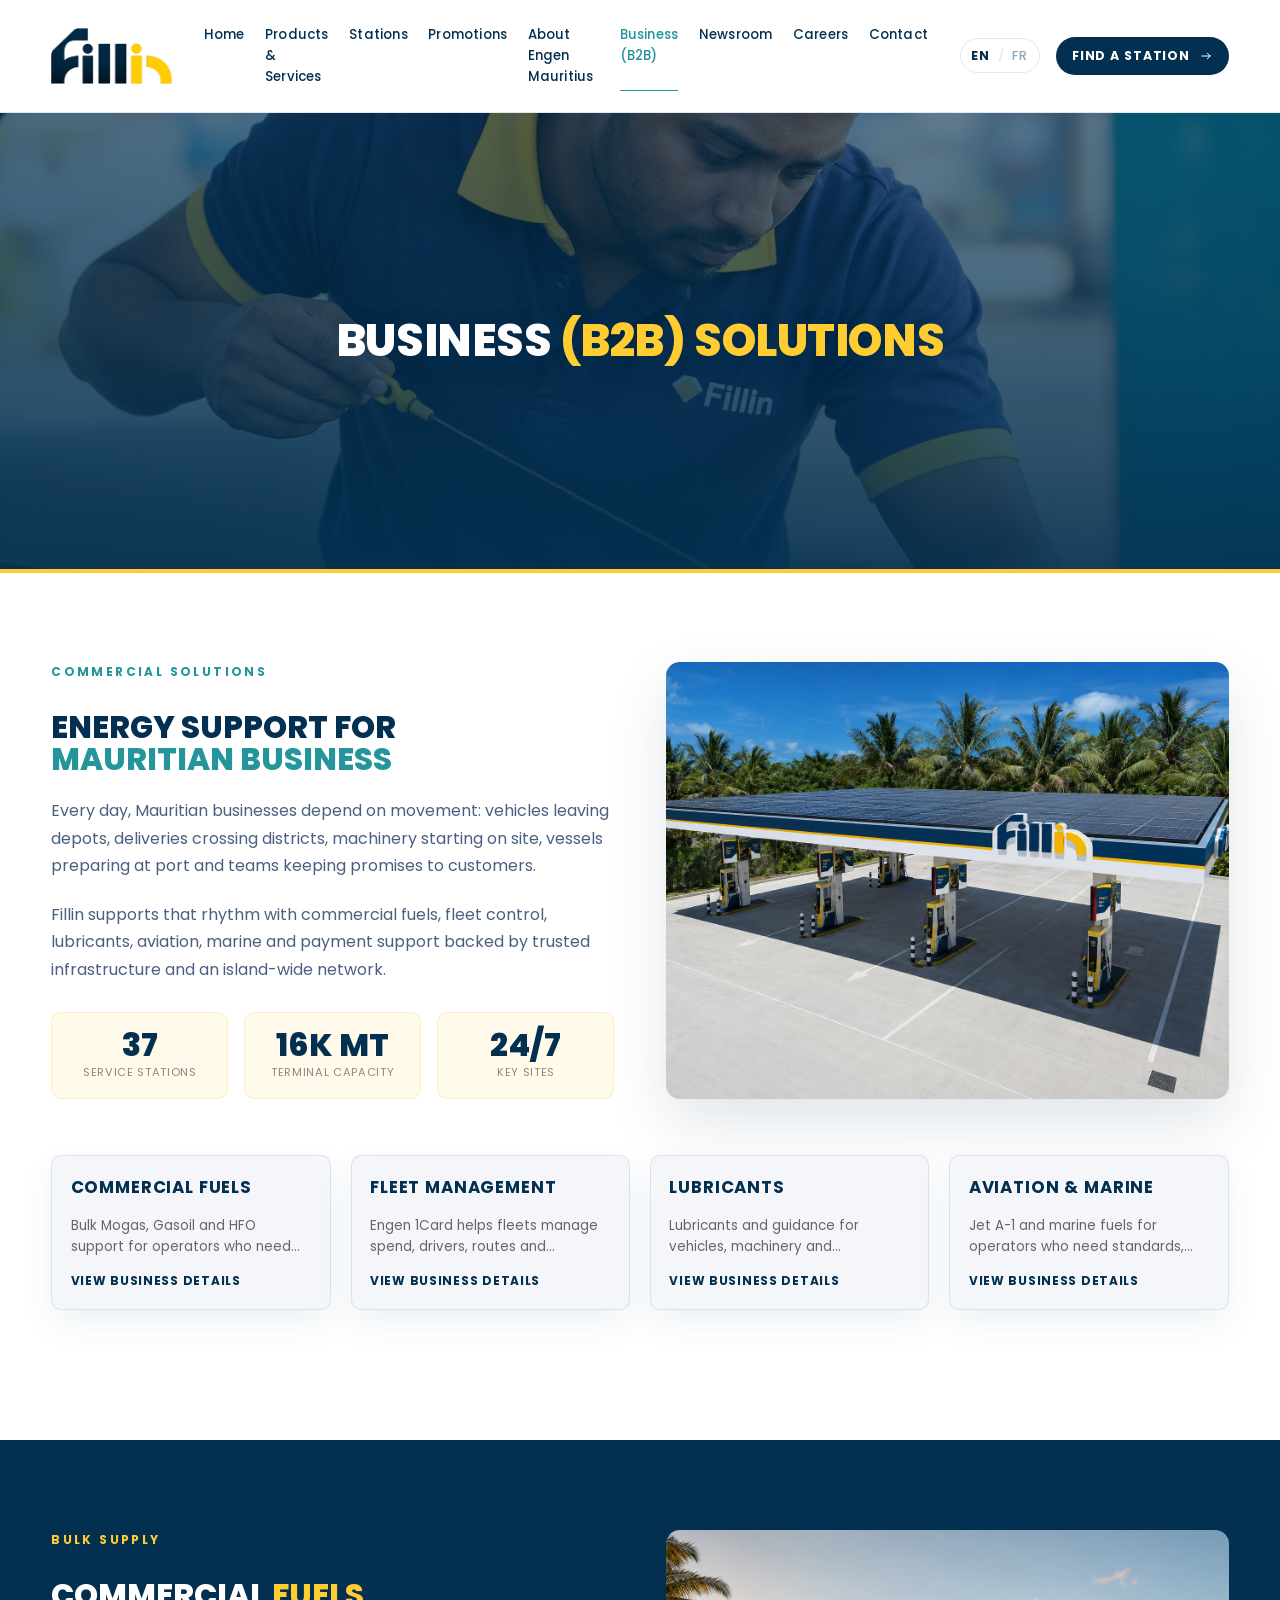
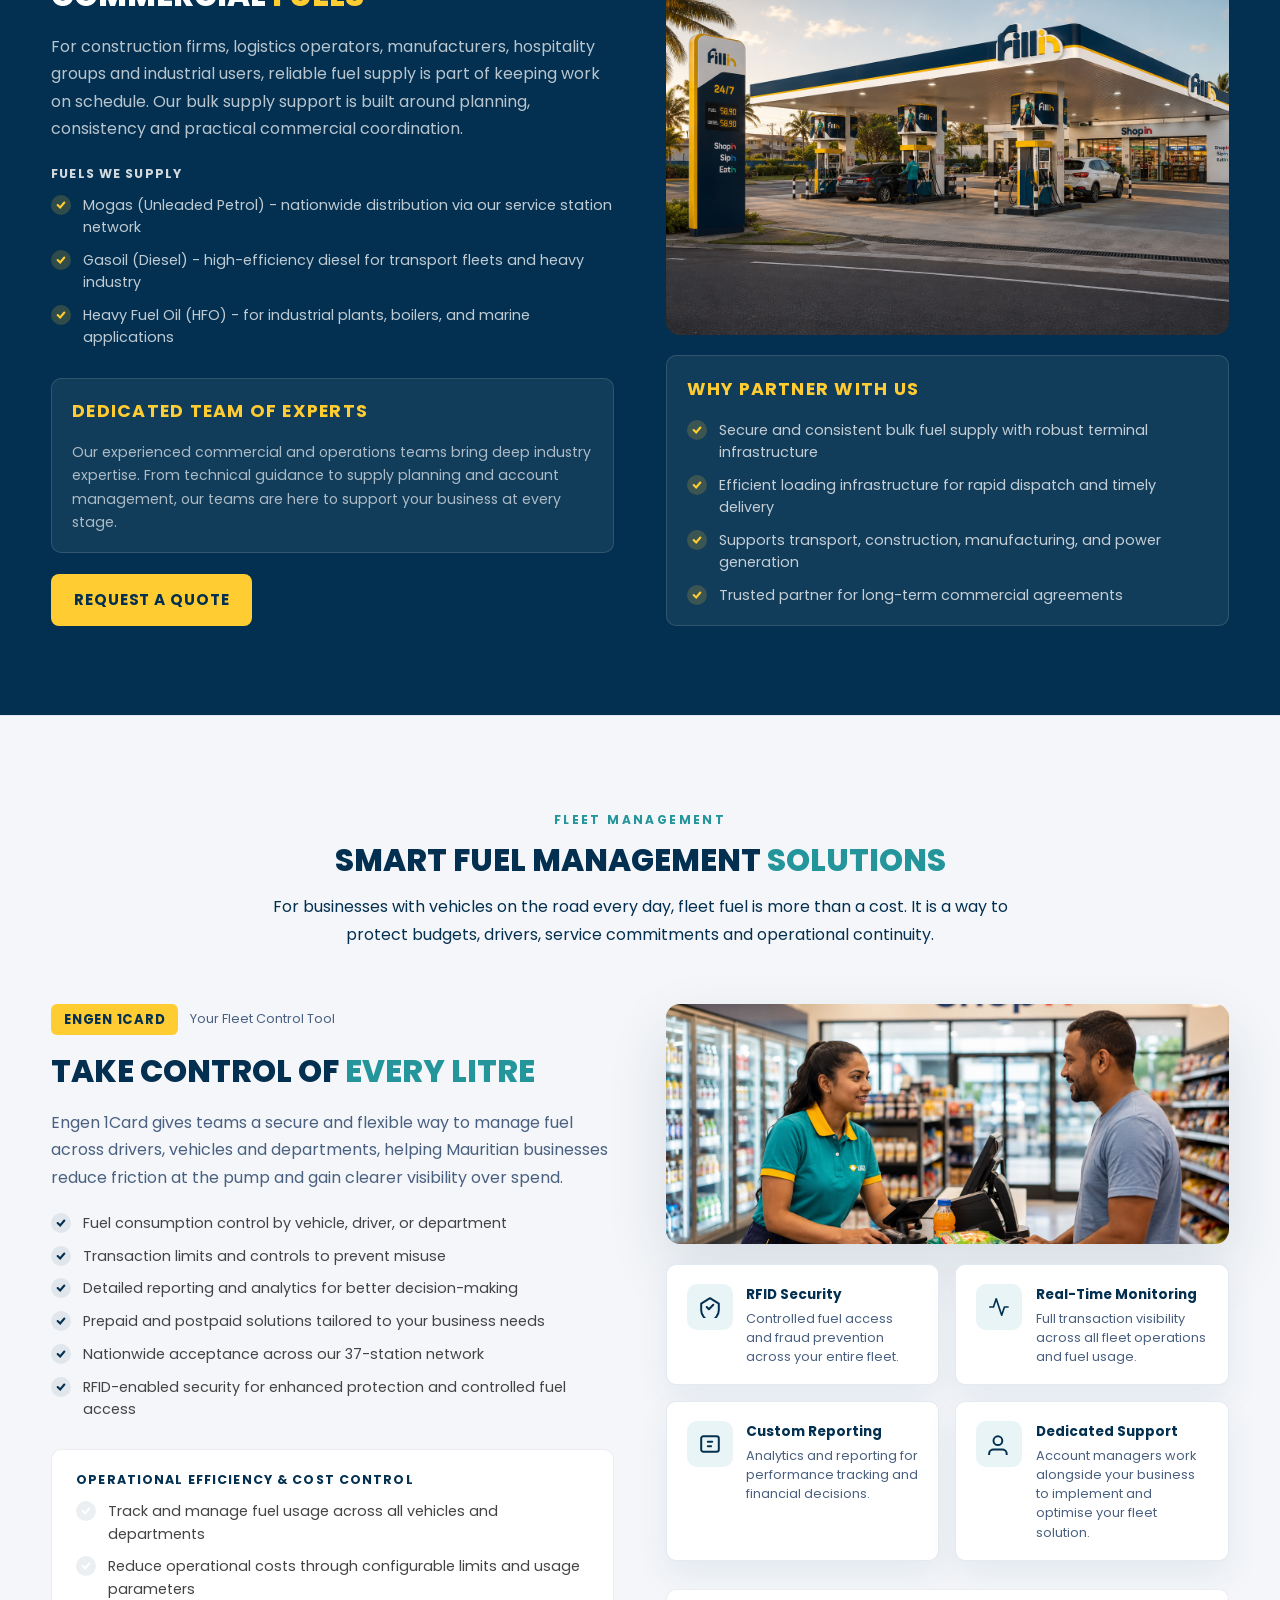
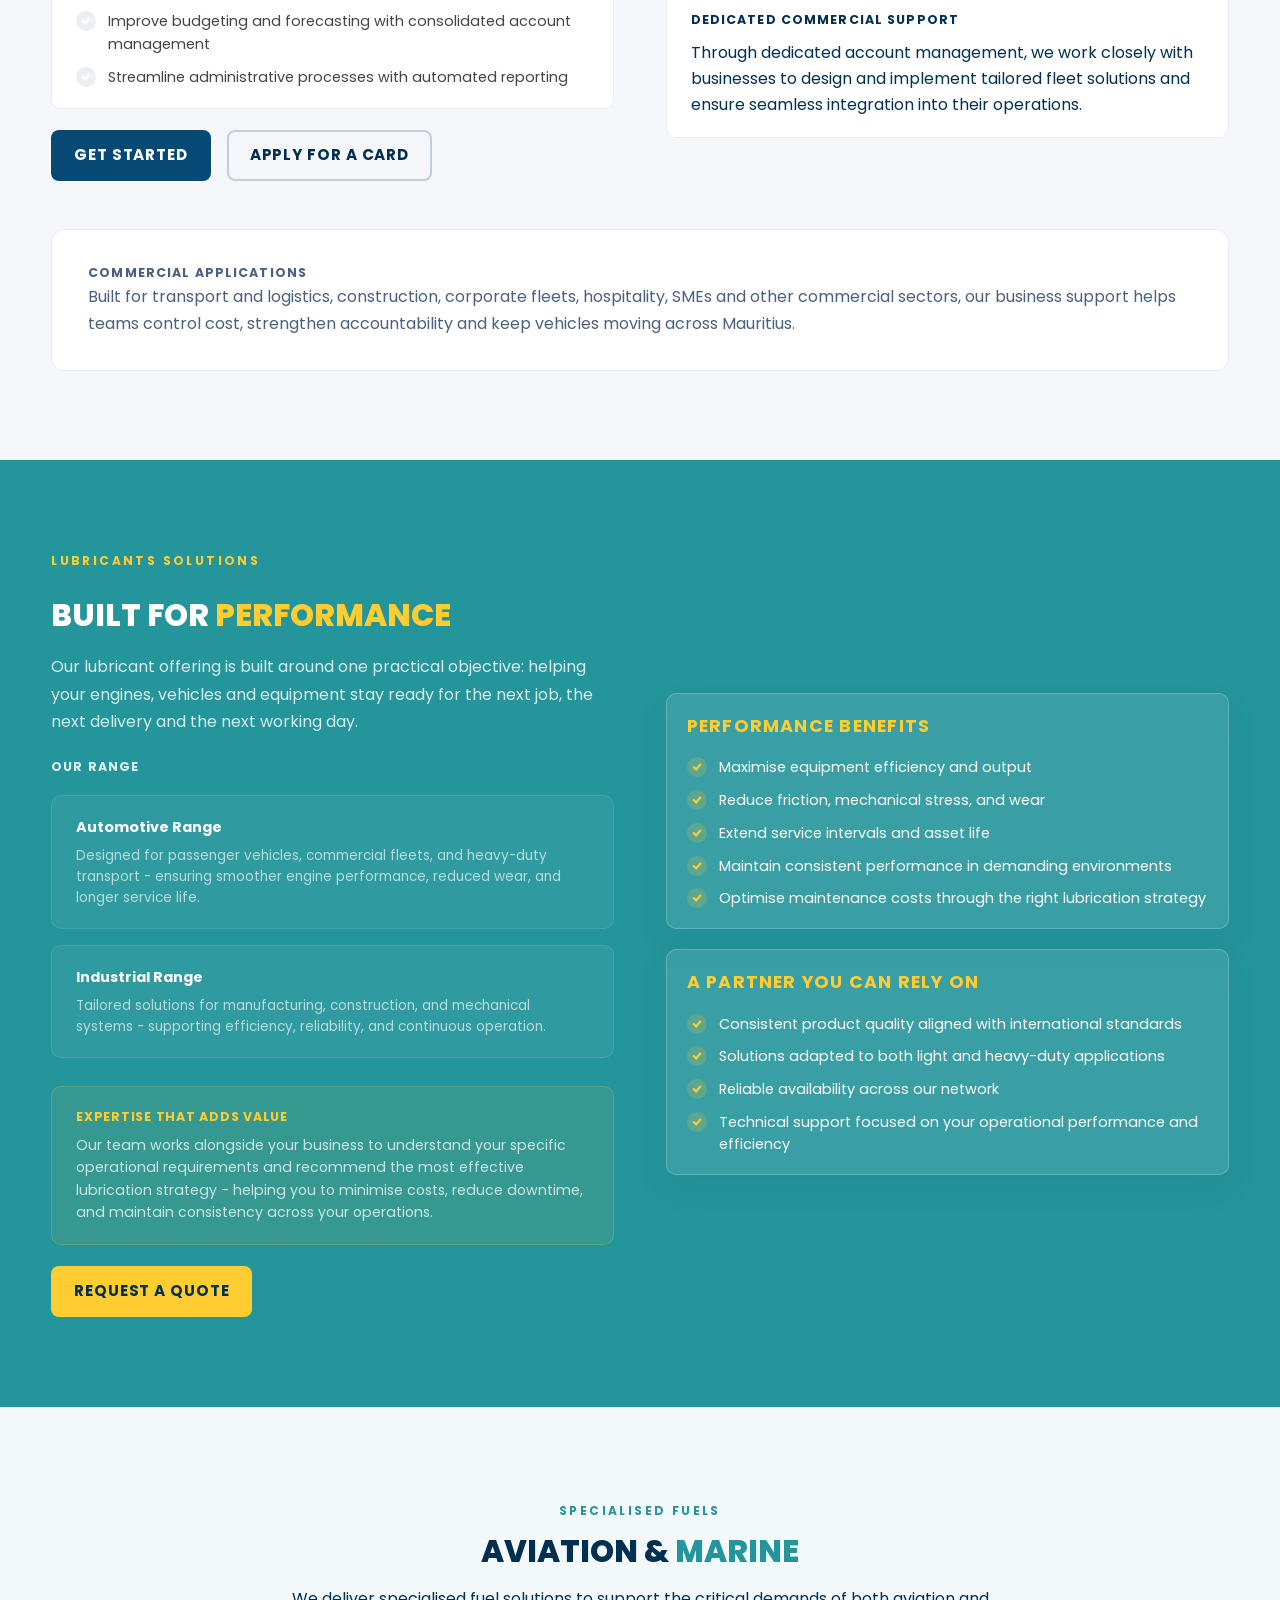
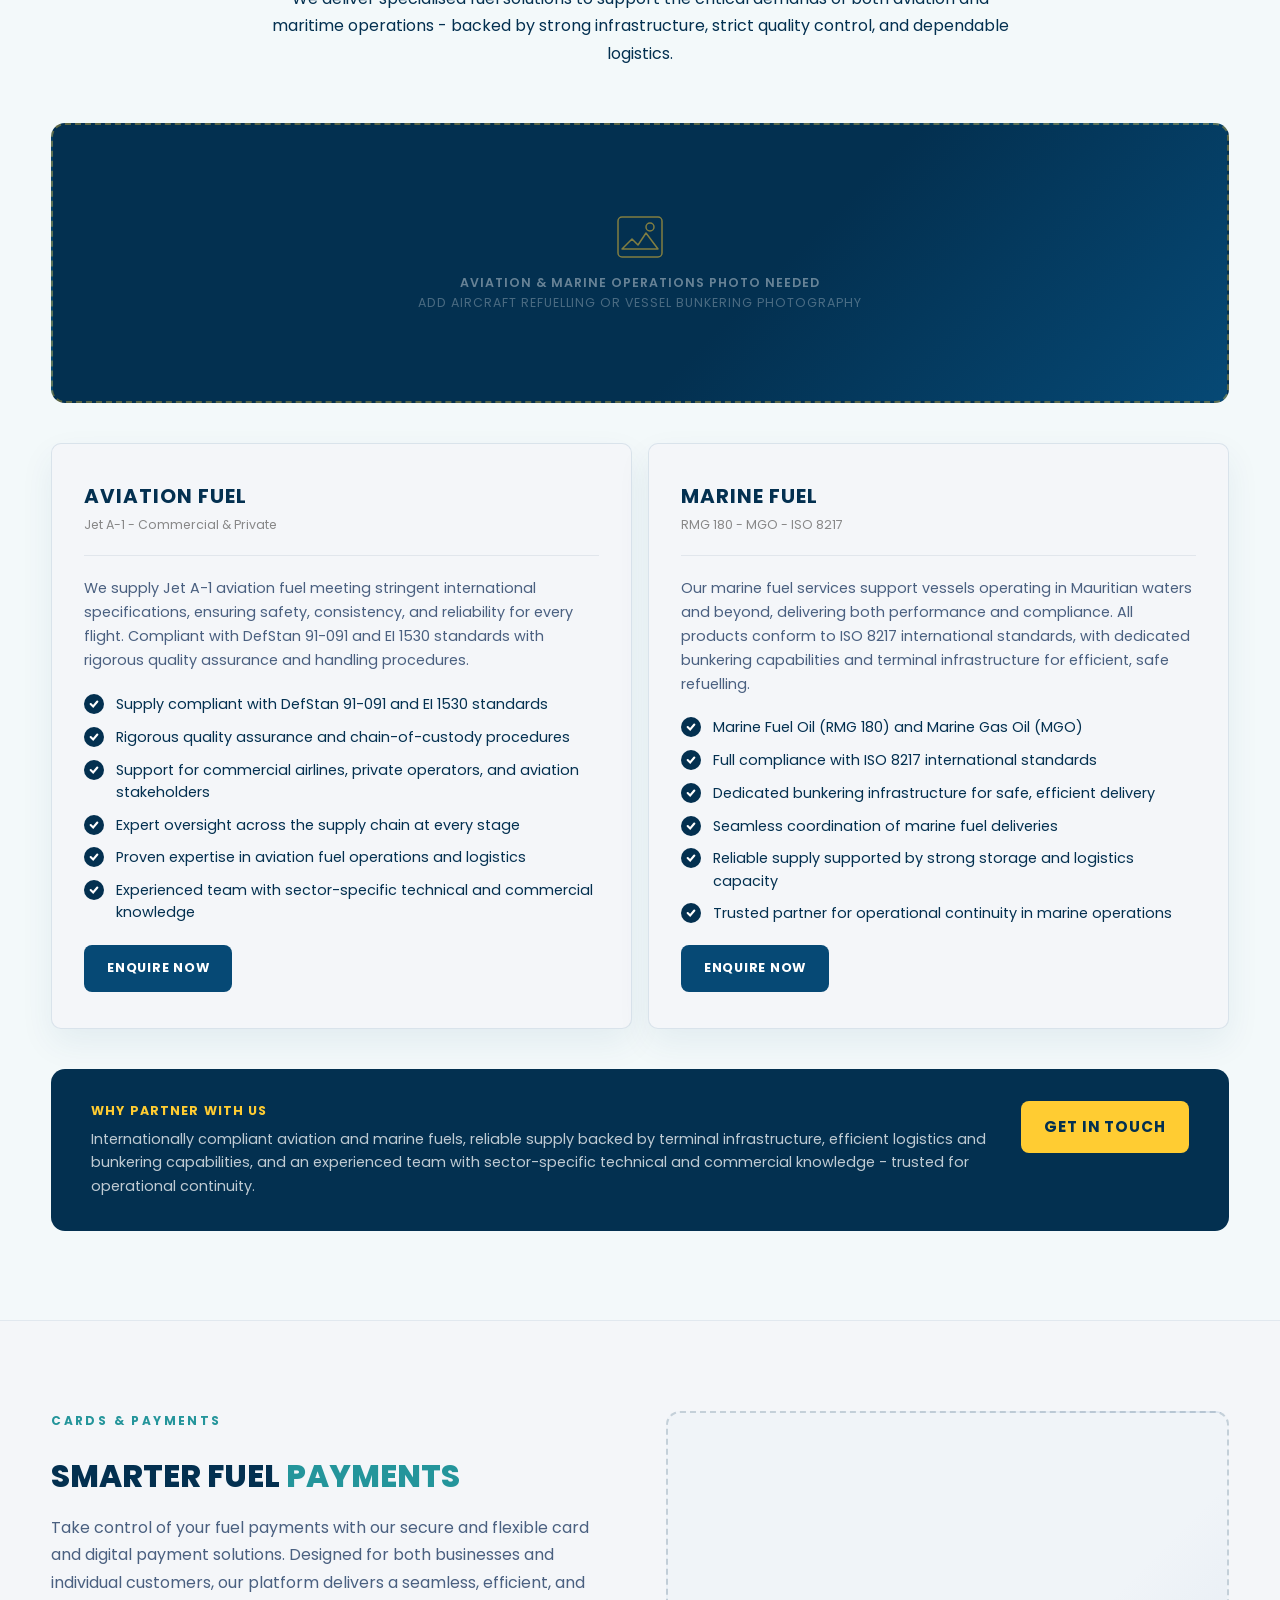
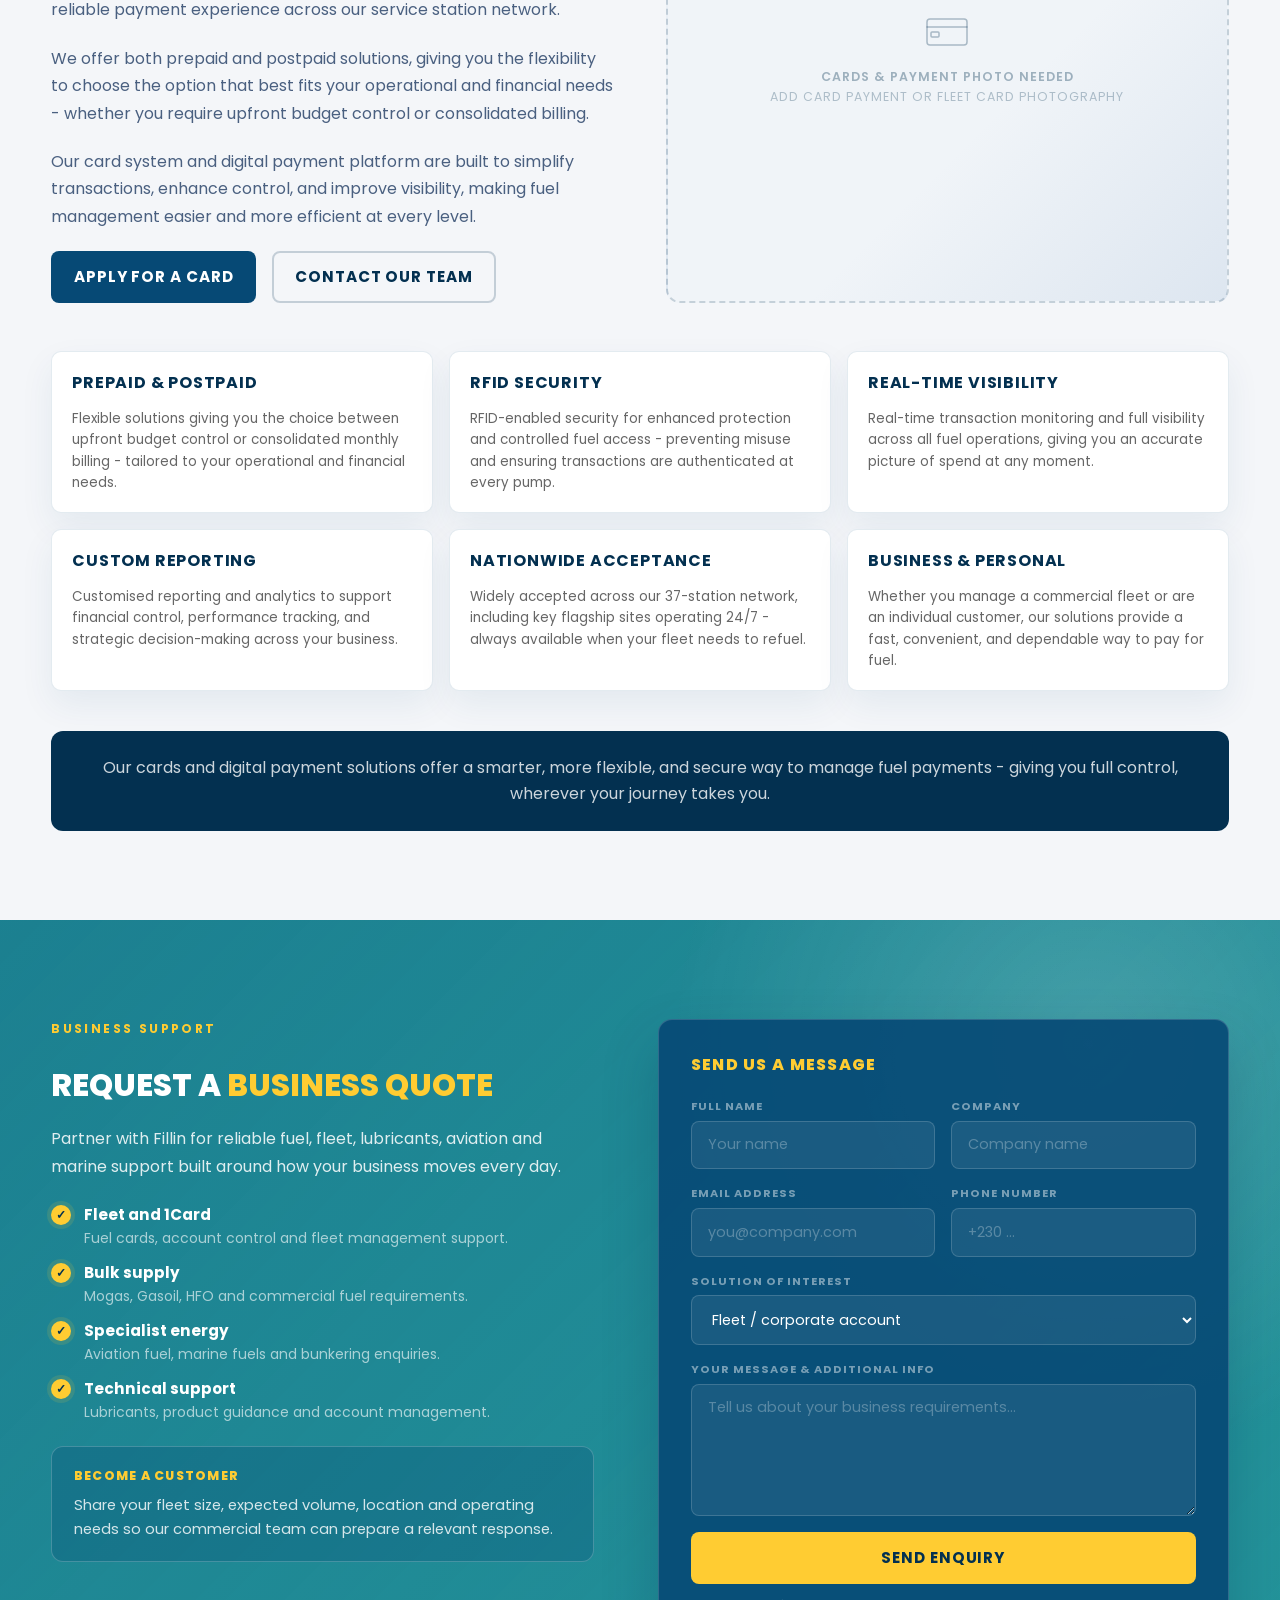
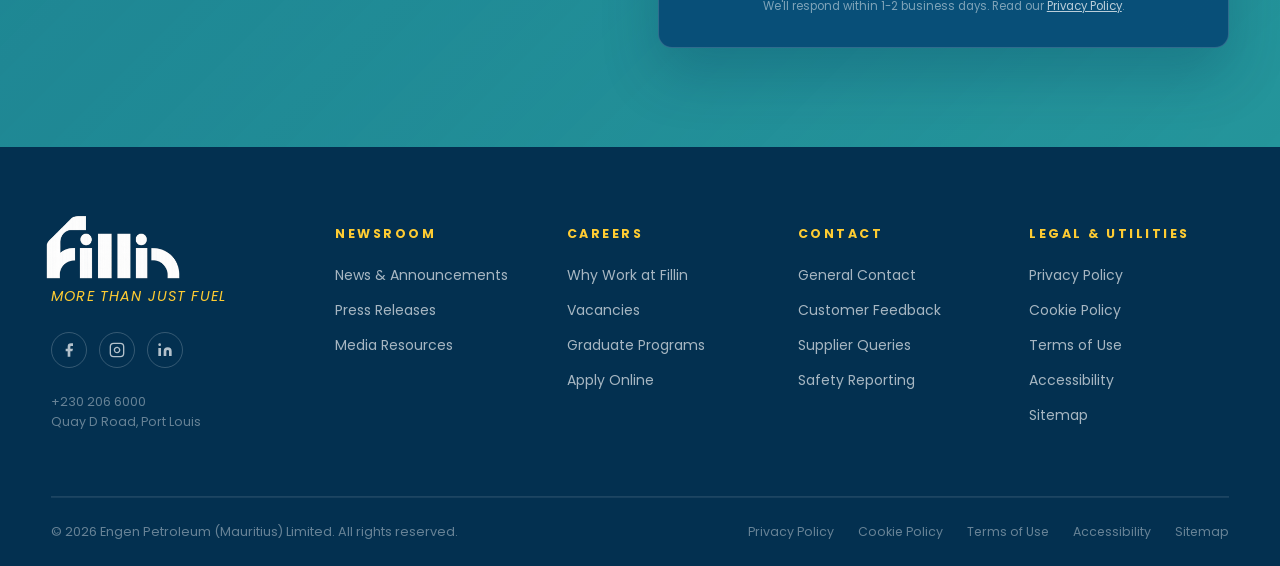
<file: b2b.html>
﻿<!DOCTYPE html>
<html lang="en" data-lang="en">
<head>
  <meta charset="UTF-8">
  <meta name="viewport" content="width=device-width, initial-scale=1.0">
  <meta name="description" content="Fillin business energy solutions for fleet fuel cards, corporate accounts, lubricants, bulk supply, marine fuel, and aviation fuel in Mauritius.">
  <meta property="og:title" content="Fleet and Business Energy Solutions - Fillin">
  <meta property="og:description" content="Support your Mauritius business with Fillin fleet fuel cards, corporate fuel accounts, lubricants, bulk supply, aviation fuel, and marine fuel.">
  <meta property="og:type" content="website">
  <meta name="twitter:card" content="summary_large_image">
  <meta name="twitter:title" content="Fleet and Business Energy Solutions - Fillin">
  <meta name="twitter:description" content="Support your Mauritius business with Fillin fleet fuel cards, corporate fuel accounts, lubricants, bulk supply, aviation fuel, and marine fuel.">
  <title>Fleet Fuel, Lubricants and Marine Fuel - Fillin</title>
  <link rel="preconnect" href="https://fonts.googleapis.com">
  <link rel="preconnect" href="https://fonts.gstatic.com" crossorigin>
  <link href="https://fonts.googleapis.com/css2?family=Poppins:ital,wght@0,400;0,500;0,600;0,700;0,800;1,400&display=swap" rel="stylesheet">
  <link rel="stylesheet" href="styles.css">
</head>
<body class="page-b2b">

<!-- ------------------------------------------------------ HEADER -->
<header class="site-header" id="top">
  <a class="brand" href="index.html" aria-label="Engen Mauritius home">
    <img src="assets/Logo-no-bg.png" alt="Engen Mauritius" class="brand-logo" width="534" height="264">
  </a>
  <nav class="site-nav" aria-label="Primary">
    <a href="index.html" data-en="Home" data-fr="Accueil">Home</a>
    <a href="products.html" data-en="Products &amp; Services" data-fr="Produits &amp; Services">Products &amp; Services</a>
    <a href="stations.html" data-en="Stations" data-fr="Stations">Stations</a>
    <a href="promotions.html" data-en="Promotions" data-fr="Promotions">Promotions</a>
    <a href="about.html" data-en="About Engen Mauritius" data-fr="A propos">About Engen Mauritius</a>
    <a href="b2b.html" aria-current="page" data-en="Business (B2B)" data-fr="Entreprises">Business (B2B)</a>
    <a href="newsroom.html" data-en="Newsroom" data-fr="Actualites">Newsroom</a>
    <a href="careers.html" data-en="Careers" data-fr="Carrieres">Careers</a>
    <a href="contact.html" data-en="Contact" data-fr="Contact">Contact</a>
  </nav>
  <div class="site-actions">
    <button class="lang-toggle" aria-label="Change language" data-pressed="en">
      <span class="lang-en">EN</span>
      <span class="lang-sep" aria-hidden="true">/</span>
      <span class="lang-fr">FR</span>
    </button>
    <a href="stations.html" class="btn-find">
      <span data-en="Find A Station" data-fr="Trouver une station">Find A Station</span>
      <svg viewBox="0 0 20 20" width="14" height="14" aria-hidden="true"><path d="M4 10h12M12 6l4 4-4 4" stroke="currentColor" stroke-width="1.4" fill="none" stroke-linecap="round" stroke-linejoin="round"/></svg>
    </a>
    <button class="v2-menu-toggle" id="menuToggle" aria-label="Open menu" aria-expanded="false" aria-controls="mobileNav">
      <svg class="icon-bars" viewBox="0 0 24 24" width="28" height="28" fill="none" stroke="currentColor" stroke-width="2" stroke-linecap="round" aria-hidden="true"><line x1="3" y1="6" x2="21" y2="6"/><line x1="3" y1="12" x2="21" y2="12"/><line x1="3" y1="18" x2="21" y2="18"/></svg>
      <svg class="icon-close" viewBox="0 0 24 24" width="28" height="28" fill="none" stroke="currentColor" stroke-width="2" stroke-linecap="round" aria-hidden="true"><line x1="18" y1="6" x2="6" y2="18"/><line x1="6" y1="6" x2="18" y2="18"/></svg>
    </button>
  </div>
</header>

<!-- Mobile nav overlay -->
<nav class="v2-mobile-nav" id="mobileNav" aria-label="Mobile navigation">
  <a href="index.html" data-en="Home" data-fr="Accueil">Home</a>
  <a href="products.html" data-en="Products &amp; Services" data-fr="Produits &amp; Services">Products &amp; Services</a>
  <a href="stations.html" data-en="Stations" data-fr="Stations">Stations</a>
  <a href="promotions.html" data-en="Promotions" data-fr="Promotions">Promotions</a>
  <a href="about.html" data-en="About Engen Mauritius" data-fr="A propos">About Engen Mauritius</a>
  <a href="b2b.html" aria-current="page" data-en="Business (B2B)" data-fr="Entreprises">Business (B2B)</a>
  <a href="newsroom.html" data-en="Newsroom" data-fr="Actualites">Newsroom</a>
  <a href="careers.html" data-en="Careers" data-fr="Carrieres">Careers</a>
  <a href="contact.html" data-en="Contact" data-fr="Contact">Contact</a>
  <a href="stations.html" class="v2-mobile-nav__cta">Find A Station</a>
</nav>

<!-- ------------------------------------------------------ PAGE HERO -->
<section class="v2-page-hero">
  <figure class="v2-page-hero__bg">
    <img src="assets/portrait-ev.png" alt="" aria-hidden="true">
  </figure>
  <div class="v2-page-hero__scrim" aria-hidden="true"></div>
  <div class="v2-page-hero__content">
    <div class="v2-wrap">
      <h1 class="v2-page-hero__title anim-fade-up">Business <em>(B2B) Solutions</em></h1>
    </div>
  </div>
</section>

<!-- ------------------------------------------------------ SOLUTIONS OVERVIEW -->
<section class="v2-ip-sec v2-ip-sec--white" id="overview">
  <div class="v2-wrap">

    <!-- Overview split: copy left, image right -->
    <div class="v2-b2b-split v2-b2b-split--spaced">
      <div class="v2-b2b-split__primary anim-fade-left">
        <span class="v2-label">Commercial Solutions</span>
        <h2>Energy support for <em>Mauritian business</em></h2>
        <p>Every day, Mauritian businesses depend on movement: vehicles leaving depots, deliveries crossing districts, machinery starting on site, vessels preparing at port and teams keeping promises to customers.</p>
        <p>Fillin supports that rhythm with commercial fuels, fleet control, lubricants, aviation, marine and payment support backed by trusted infrastructure and an island-wide network.</p>
        <div class="v2-btn-row" style="margin-top:0.5rem;">
          <div class="v2-b2b-stat-box">
            <strong>37</strong>
            <span>Service Stations</span>
          </div>
          <div class="v2-b2b-stat-box">
            <strong>16K MT</strong>
            <span>Terminal Capacity</span>
          </div>
          <div class="v2-b2b-stat-box">
            <strong>24/7</strong>
            <span>Key Sites</span>
          </div>
        </div>
      </div>
      <div class="v2-b2b-split__secondary anim-fade-right">
        <div class="v2-img-frame v2-img-frame--flex v2-img-frame--shadow v2-img-frame--h380">
          <img src="assets/services-overview.png" alt="Engen Mauritius commercial services">
        </div>
      </div>
    </div>

    <!-- Solution tiles -->
    <div class="v2-b2b-tiles" data-stagger="0.09">

      <a href="#fuels" class="v2-b2b-tile anim-scale-in">
        <div class="v2-b2b-tile__icon">
          <svg viewBox="0 0 24 24" fill="none" stroke-width="1.8" stroke-linecap="round" stroke-linejoin="round" width="24" height="24" stroke="currentColor"><rect x="3" y="3" width="12" height="18" rx="2"/><path d="M15 9h2a2 2 0 0 1 2 2v6a2 2 0 0 1-2 2h-2"/><circle cx="19" cy="17" r="2"/><path d="M7 8h4M7 12h4"/></svg>
        </div>
        <h3>Commercial Fuels</h3>
        <p>Bulk Mogas, Gasoil and HFO support for operators who need dependable supply planning.</p>
        <span class="v2-link-arrow">View business details</span>
      </a>

      <a href="#fleet" class="v2-b2b-tile anim-scale-in">
        <div class="v2-b2b-tile__icon">
          <svg viewBox="0 0 24 24" fill="none" stroke-width="1.8" stroke-linecap="round" stroke-linejoin="round" width="24" height="24" stroke="currentColor"><rect x="1" y="3" width="15" height="13"/><polygon points="16 8 20 8 23 11 23 16 16 16 16 8"/><circle cx="5.5" cy="18.5" r="2.5"/><circle cx="18.5" cy="18.5" r="2.5"/></svg>
        </div>
        <h3>Fleet Management</h3>
        <p>Engen 1Card helps fleets manage spend, drivers, routes and refuelling across Mauritius.</p>
        <span class="v2-link-arrow">View business details</span>
      </a>

      <a href="#lubricants" class="v2-b2b-tile anim-scale-in">
        <div class="v2-b2b-tile__icon">
          <svg viewBox="0 0 24 24" fill="none" stroke-width="1.8" stroke-linecap="round" stroke-linejoin="round" width="24" height="24" stroke="currentColor"><rect x="8" y="3" width="8" height="14" rx="3"/><path d="M8 10h8"/><path d="M11 17v4M13 17v4"/><path d="M9 21h6"/></svg>
        </div>
        <h3>Lubricants</h3>
        <p>Lubricants and guidance for vehicles, machinery and equipment that cannot afford downtime.</p>
        <span class="v2-link-arrow">View business details</span>
      </a>

      <a href="#aviation" class="v2-b2b-tile anim-scale-in">
        <div class="v2-b2b-tile__icon">
          <svg viewBox="0 0 24 24" fill="none" stroke-width="1.8" stroke-linecap="round" stroke-linejoin="round" width="24" height="24" stroke="currentColor"><path d="M17.8 19.2L16 11l3.5-3.5C21 6 21 4 21 4s-2 0-3.5 1.5L14 9 5.8 7.2c-.5-.1-.9.1-1.1.5l-.3.5c-.2.5-.1 1 .3 1.3L9 12l-2 3H4l-1 1 3 2 2 3 1-1v-3l3-2 3.5 3.3c.4.4.9.4 1.3.3l.5-.3c.4-.2.6-.6.5-1.1z"/></svg>
        </div>
        <h3>Aviation &amp; Marine</h3>
        <p>Jet A-1 and marine fuels for operators who need standards, coordination and continuity.</p>
        <span class="v2-link-arrow">View business details</span>
      </a>

    </div>
  </div>
</section>

<!-- ------------------------------------------------------ COMMERCIAL FUELS -->
<section class="v2-ip-sec v2-ip-sec--dark" id="fuels">
  <div class="v2-wrap">
    <div class="v2-b2b-split">

      <div class="v2-b2b-split__primary anim-fade-left">
        <span class="v2-label">Bulk Supply</span>
        <h2>Commercial <em>Fuels</em></h2>
        <p>For construction firms, logistics operators, manufacturers, hospitality groups and industrial users, reliable fuel supply is part of keeping work on schedule. Our bulk supply support is built around planning, consistency and practical commercial coordination.</p>

        <div>
          <p class="v2-section-eyebrow">Fuels We Supply</p>
          <ul class="v2-feat-list">
            <li><span class="v2-feat-list__chk" aria-hidden="true"><svg viewBox="0 0 12 12" fill="none" stroke="currentColor" stroke-width="2.5" stroke-linecap="round" width="10" height="10"><polyline points="2 6 5 9 10 3"/></svg></span>Mogas (Unleaded Petrol)  -  nationwide distribution via our service station network</li>
            <li><span class="v2-feat-list__chk" aria-hidden="true"><svg viewBox="0 0 12 12" fill="none" stroke="currentColor" stroke-width="2.5" stroke-linecap="round" width="10" height="10"><polyline points="2 6 5 9 10 3"/></svg></span>Gasoil (Diesel)  -  high-efficiency diesel for transport fleets and heavy industry</li>
            <li><span class="v2-feat-list__chk" aria-hidden="true"><svg viewBox="0 0 12 12" fill="none" stroke="currentColor" stroke-width="2.5" stroke-linecap="round" width="10" height="10"><polyline points="2 6 5 9 10 3"/></svg></span>Heavy Fuel Oil (HFO)  -  for industrial plants, boilers, and marine applications</li>
          </ul>
        </div>

        <div class="v2-why-box" style="margin-top:0.5rem;">
          <h3>Dedicated Team of Experts</h3>
          <p>Our experienced commercial and operations teams bring deep industry expertise. From technical guidance to supply planning and account management, our teams are here to support your business at every stage.</p>
        </div>

        <a href="#quote" class="v2-btn v2-btn--yellow">Request a Quote</a>
      </div>

      <div class="v2-b2b-split__secondary anim-fade-right">

        <!-- Image -->
        <div class="v2-img-frame v2-img-frame--flex" style="min-height:220px;">
          <img src="assets/editorial-forecourt.png" alt="Engen Mauritius commercial fuel supply">
        </div>

        <div class="v2-why-box">
          <h3>Why Partner With Us</h3>
          <ul class="v2-feat-list">
            <li><span class="v2-feat-list__chk" aria-hidden="true"><svg viewBox="0 0 12 12" fill="none" stroke="currentColor" stroke-width="2.5" stroke-linecap="round" width="10" height="10"><polyline points="2 6 5 9 10 3"/></svg></span>Secure and consistent bulk fuel supply with robust terminal infrastructure</li>
            <li><span class="v2-feat-list__chk" aria-hidden="true"><svg viewBox="0 0 12 12" fill="none" stroke="currentColor" stroke-width="2.5" stroke-linecap="round" width="10" height="10"><polyline points="2 6 5 9 10 3"/></svg></span>Efficient loading infrastructure for rapid dispatch and timely delivery</li>
            <li><span class="v2-feat-list__chk" aria-hidden="true"><svg viewBox="0 0 12 12" fill="none" stroke="currentColor" stroke-width="2.5" stroke-linecap="round" width="10" height="10"><polyline points="2 6 5 9 10 3"/></svg></span>Supports transport, construction, manufacturing, and power generation</li>
            <li><span class="v2-feat-list__chk" aria-hidden="true"><svg viewBox="0 0 12 12" fill="none" stroke="currentColor" stroke-width="2.5" stroke-linecap="round" width="10" height="10"><polyline points="2 6 5 9 10 3"/></svg></span>Trusted partner for long-term commercial agreements</li>
          </ul>
        </div>


      </div>
    </div>
  </div>
</section>

<!-- ------------------------------------------------------ FLEET MANAGEMENT -->
<section class="v2-ip-sec v2-ip-sec--offwht" id="fleet">
  <div class="v2-wrap">

    <div class="v2-ip-head anim-fade-up">
      <span class="v2-label">Fleet Management</span>
      <h2>Smart Fuel Management <em>Solutions</em></h2>
      <p class="v2-ip-head__lead">For businesses with vehicles on the road every day, fleet fuel is more than a cost. It is a way to protect budgets, drivers, service commitments and operational continuity.</p>
    </div>

    <div class="v2-b2b-split">

      <div class="v2-b2b-split__primary anim-fade-left">
        <div style="display:flex;align-items:center;gap:0.75rem;">
          <span class="v2-1card-badge">Engen 1Card</span>
          <span style="font-size:0.8rem;color:var(--ink-soft);">Your Fleet Control Tool</span>
        </div>
        <h2>Take Control of <em>Every Litre</em></h2>
        <p>Engen 1Card gives teams a secure and flexible way to manage fuel across drivers, vehicles and departments, helping Mauritian businesses reduce friction at the pump and gain clearer visibility over spend.</p>
        <ul class="v2-feat-list">
          <li><span class="v2-feat-list__chk" aria-hidden="true"><svg viewBox="0 0 12 12" fill="none" stroke="currentColor" stroke-width="2.5" stroke-linecap="round" width="10" height="10"><polyline points="2 6 5 9 10 3"/></svg></span>Fuel consumption control by vehicle, driver, or department</li>
          <li><span class="v2-feat-list__chk" aria-hidden="true"><svg viewBox="0 0 12 12" fill="none" stroke="currentColor" stroke-width="2.5" stroke-linecap="round" width="10" height="10"><polyline points="2 6 5 9 10 3"/></svg></span>Transaction limits and controls to prevent misuse</li>
          <li><span class="v2-feat-list__chk" aria-hidden="true"><svg viewBox="0 0 12 12" fill="none" stroke="currentColor" stroke-width="2.5" stroke-linecap="round" width="10" height="10"><polyline points="2 6 5 9 10 3"/></svg></span>Detailed reporting and analytics for better decision-making</li>
          <li><span class="v2-feat-list__chk" aria-hidden="true"><svg viewBox="0 0 12 12" fill="none" stroke="currentColor" stroke-width="2.5" stroke-linecap="round" width="10" height="10"><polyline points="2 6 5 9 10 3"/></svg></span>Prepaid and postpaid solutions tailored to your business needs</li>
          <li><span class="v2-feat-list__chk" aria-hidden="true"><svg viewBox="0 0 12 12" fill="none" stroke="currentColor" stroke-width="2.5" stroke-linecap="round" width="10" height="10"><polyline points="2 6 5 9 10 3"/></svg></span>Nationwide acceptance across our 37-station network</li>
          <li><span class="v2-feat-list__chk" aria-hidden="true"><svg viewBox="0 0 12 12" fill="none" stroke="currentColor" stroke-width="2.5" stroke-linecap="round" width="10" height="10"><polyline points="2 6 5 9 10 3"/></svg></span>RFID-enabled security for enhanced protection and controlled fuel access</li>
        </ul>

        <div class="v2-product-box--light">
          <p class="v2-product-box__label">Operational Efficiency &amp; Cost Control</p>
          <ul class="v2-feat-list">
            <li><span class="v2-feat-list__chk" aria-hidden="true"><svg viewBox="0 0 12 12" fill="none" stroke="#fff" stroke-width="2.5" stroke-linecap="round" width="10" height="10"><polyline points="2 6 5 9 10 3"/></svg></span>Track and manage fuel usage across all vehicles and departments</li>
            <li><span class="v2-feat-list__chk" aria-hidden="true"><svg viewBox="0 0 12 12" fill="none" stroke="#fff" stroke-width="2.5" stroke-linecap="round" width="10" height="10"><polyline points="2 6 5 9 10 3"/></svg></span>Reduce operational costs through configurable limits and usage parameters</li>
            <li><span class="v2-feat-list__chk" aria-hidden="true"><svg viewBox="0 0 12 12" fill="none" stroke="#fff" stroke-width="2.5" stroke-linecap="round" width="10" height="10"><polyline points="2 6 5 9 10 3"/></svg></span>Improve budgeting and forecasting with consolidated account management</li>
            <li><span class="v2-feat-list__chk" aria-hidden="true"><svg viewBox="0 0 12 12" fill="none" stroke="#fff" stroke-width="2.5" stroke-linecap="round" width="10" height="10"><polyline points="2 6 5 9 10 3"/></svg></span>Streamline administrative processes with automated reporting</li>
          </ul>
        </div>

        <div class="v2-btn-row">
          <a href="#quote" class="v2-btn v2-btn--navy">Get Started</a>
          <a href="#cards" class="v2-btn v2-btn--ghost v2-btn--ghost-navy">Apply for a Card</a>
        </div>
      </div>

      <div class="v2-b2b-split__secondary anim-fade-right">

        <!-- 1Card image -->
        <div class="v2-img-frame v2-img-frame--shadow v2-img-frame--h240">
          <img src="assets/loyalty-card.png" alt="Engen 1Card fleet management solution">
        </div>

        <div class="v2-fleet-grid">

          <div class="v2-fleet-feat">
            <div class="v2-fleet-feat__icon">
              <svg viewBox="0 0 20 20" fill="none" stroke-width="1.8" stroke-linecap="round" stroke-linejoin="round" width="18" height="18" stroke="currentColor"><path d="M10 2L2 7v6c0 4.4 3.3 8.5 8 9.5 4.7-1 8-5.1 8-9.5V7L10 2z"/><path d="M7 10l2 2 4-4"/></svg>
            </div>
            <div>
              <strong>RFID Security</strong>
              <p>Controlled fuel access and fraud prevention across your entire fleet.</p>
            </div>
          </div>

          <div class="v2-fleet-feat">
            <div class="v2-fleet-feat__icon">
              <svg viewBox="0 0 20 20" fill="none" stroke-width="1.8" stroke-linecap="round" stroke-linejoin="round" width="18" height="18" stroke="currentColor"><polyline points="22 12 18 12 15 21 9 3 6 12 2 12" transform="scale(0.83)"/></svg>
            </div>
            <div>
              <strong>Real-Time Monitoring</strong>
              <p>Full transaction visibility across all fleet operations and fuel usage.</p>
            </div>
          </div>

          <div class="v2-fleet-feat">
            <div class="v2-fleet-feat__icon">
              <svg viewBox="0 0 20 20" fill="none" stroke-width="1.8" stroke-linecap="round" stroke-linejoin="round" width="18" height="18" stroke="currentColor"><rect x="2" y="3" width="16" height="14" rx="2"/><path d="M8 8h4M8 12h3"/></svg>
            </div>
            <div>
              <strong>Custom Reporting</strong>
              <p>Analytics and reporting for performance tracking and financial decisions.</p>
            </div>
          </div>

          <div class="v2-fleet-feat">
            <div class="v2-fleet-feat__icon">
              <svg viewBox="0 0 20 20" fill="none" stroke-width="1.8" stroke-linecap="round" stroke-linejoin="round" width="18" height="18" stroke="currentColor"><path d="M17 21v-2a4 4 0 0 0-4-4H5a4 4 0 0 0-4 4v2"/><circle cx="9" cy="7" r="4"/></svg>
            </div>
            <div>
              <strong>Dedicated Support</strong>
              <p>Account managers work alongside your business to implement and optimise your fleet solution.</p>
            </div>
          </div>

        </div>

        <div class="v2-product-box--light">
          <p class="v2-product-box__label">Dedicated Commercial Support</p>
          <p>Through dedicated account management, we work closely with businesses to design and implement tailored fleet solutions and ensure seamless integration into their operations.</p>
        </div>

      </div>

    </div>

    <!-- Commercial Applications -->
    <div class="v2-info-box anim-fade-up">
      <p class="v2-info-box__label">Commercial Applications</p>
      <p>Built for transport and logistics, construction, corporate fleets, hospitality, SMEs and other commercial sectors, our business support helps teams control cost, strengthen accountability and keep vehicles moving across Mauritius.</p>
    </div>

  </div>
</section>

<!-- ------------------------------------------------------ LUBRICANTS -->
<section class="v2-ip-sec v2-ip-sec--teal" id="lubricants">
  <div class="v2-wrap">
    <div class="v2-b2b-split">

      <div class="v2-b2b-split__primary anim-fade-left">
        <span class="v2-label">Lubricants Solutions</span>
        <h2>Built for <em>Performance</em></h2>
        <p>Our lubricant offering is built around one practical objective: helping your engines, vehicles and equipment stay ready for the next job, the next delivery and the next working day.</p>

        <div style="display:flex;flex-direction:column;gap:0.5rem;">
          <p class="v2-section-eyebrow">Our Range</p>
          <div class="v2-product-box">
            <strong>Automotive Range</strong>
            <p>Designed for passenger vehicles, commercial fleets, and heavy-duty transport  -  ensuring smoother engine performance, reduced wear, and longer service life.</p>
          </div>
          <div class="v2-product-box">
            <strong>Industrial Range</strong>
            <p>Tailored solutions for manufacturing, construction, and mechanical systems  -  supporting efficiency, reliability, and continuous operation.</p>
          </div>
        </div>

        <div class="v2-product-box--yellow">
          <p class="v2-product-box__label">Expertise That Adds Value</p>
          <p class="v2-product-box__body">Our team works alongside your business to understand your specific operational requirements and recommend the most effective lubrication strategy  -  helping you to minimise costs, reduce downtime, and maintain consistency across your operations.</p>
        </div>

        <a href="#quote" class="v2-btn v2-btn--yellow">Request a Quote</a>
      </div>

      <div class="v2-b2b-split__secondary anim-fade-right" style="justify-content:center;">

        <div class="v2-why-box">
          <h3>Performance Benefits</h3>
          <ul class="v2-feat-list">
            <li><span class="v2-feat-list__chk" aria-hidden="true"><svg viewBox="0 0 12 12" fill="none" stroke="currentColor" stroke-width="2.5" stroke-linecap="round" width="10" height="10"><polyline points="2 6 5 9 10 3"/></svg></span>Maximise equipment efficiency and output</li>
            <li><span class="v2-feat-list__chk" aria-hidden="true"><svg viewBox="0 0 12 12" fill="none" stroke="currentColor" stroke-width="2.5" stroke-linecap="round" width="10" height="10"><polyline points="2 6 5 9 10 3"/></svg></span>Reduce friction, mechanical stress, and wear</li>
            <li><span class="v2-feat-list__chk" aria-hidden="true"><svg viewBox="0 0 12 12" fill="none" stroke="currentColor" stroke-width="2.5" stroke-linecap="round" width="10" height="10"><polyline points="2 6 5 9 10 3"/></svg></span>Extend service intervals and asset life</li>
            <li><span class="v2-feat-list__chk" aria-hidden="true"><svg viewBox="0 0 12 12" fill="none" stroke="currentColor" stroke-width="2.5" stroke-linecap="round" width="10" height="10"><polyline points="2 6 5 9 10 3"/></svg></span>Maintain consistent performance in demanding environments</li>
            <li><span class="v2-feat-list__chk" aria-hidden="true"><svg viewBox="0 0 12 12" fill="none" stroke="currentColor" stroke-width="2.5" stroke-linecap="round" width="10" height="10"><polyline points="2 6 5 9 10 3"/></svg></span>Optimise maintenance costs through the right lubrication strategy</li>
          </ul>
        </div>

        <div class="v2-why-box">
          <h3>A Partner You Can Rely On</h3>
          <ul class="v2-feat-list">
            <li><span class="v2-feat-list__chk" aria-hidden="true"><svg viewBox="0 0 12 12" fill="none" stroke="currentColor" stroke-width="2.5" stroke-linecap="round" width="10" height="10"><polyline points="2 6 5 9 10 3"/></svg></span>Consistent product quality aligned with international standards</li>
            <li><span class="v2-feat-list__chk" aria-hidden="true"><svg viewBox="0 0 12 12" fill="none" stroke="currentColor" stroke-width="2.5" stroke-linecap="round" width="10" height="10"><polyline points="2 6 5 9 10 3"/></svg></span>Solutions adapted to both light and heavy-duty applications</li>
            <li><span class="v2-feat-list__chk" aria-hidden="true"><svg viewBox="0 0 12 12" fill="none" stroke="currentColor" stroke-width="2.5" stroke-linecap="round" width="10" height="10"><polyline points="2 6 5 9 10 3"/></svg></span>Reliable availability across our network</li>
            <li><span class="v2-feat-list__chk" aria-hidden="true"><svg viewBox="0 0 12 12" fill="none" stroke="currentColor" stroke-width="2.5" stroke-linecap="round" width="10" height="10"><polyline points="2 6 5 9 10 3"/></svg></span>Technical support focused on your operational performance and efficiency</li>
          </ul>
        </div>

      </div>

    </div>
  </div>
</section>

<!-- ------------------------------------------------------ AVIATION & MARINE -->
<section class="v2-ip-sec v2-ip-sec--teal-light" id="aviation">
  <div class="v2-wrap">

    <div class="v2-ip-head anim-fade-up">
      <span class="v2-label">Specialised Fuels</span>
      <h2>Aviation &amp; <em>Marine</em></h2>
      <p class="v2-ip-head__lead">We deliver specialised fuel solutions to support the critical demands of both aviation and maritime operations  -  backed by strong infrastructure, strict quality control, and dependable logistics.</p>
    </div>

    <!-- Section image slot: add authentic aviation or marine operations photography when supplied. -->
    <div class="v2-img-placeholder v2-img-placeholder--dark anim-fade-up">
      <svg viewBox="0 0 48 48" fill="none" stroke="rgba(255,204,50,0.5)" stroke-width="1.5" stroke-linecap="round" stroke-linejoin="round" width="48" height="48"><path d="M6 36l10-10 6 6 8-12 12 16H6z"/><circle cx="34" cy="14" r="4"/><rect x="2" y="4" width="44" height="40" rx="4"/></svg>
      <p>Aviation &amp; Marine Operations Photo Needed<br><span style="font-weight:400;opacity:0.7;">Add aircraft refuelling or vessel bunkering photography</span></p>
    </div>

    <div class="v2-avi-grid" data-stagger="0.1">

      <!-- Aviation -->
      <div class="v2-avi-card anim-scale-in">
        <div class="v2-avi-card__hd">
          <div class="v2-avi-card__icon">
            <svg viewBox="0 0 24 24" fill="none" stroke-width="1.8" stroke-linecap="round" stroke-linejoin="round" width="24" height="24" stroke="currentColor"><path d="M17.8 19.2L16 11l3.5-3.5C21 6 21 4 21 4s-2 0-3.5 1.5L14 9 5.8 7.2c-.5-.1-.9.1-1.1.5l-.3.5c-.2.5-.1 1 .3 1.3L9 12l-2 3H4l-1 1 3 2 2 3 1-1v-3l3-2 3.5 3.3c.4.4.9.4 1.3.3l.5-.3c.4-.2.6-.6.5-1.1z"/></svg>
          </div>
          <div>
            <h3>Aviation Fuel</h3>
            <span>Jet A-1  -  Commercial &amp; Private</span>
          </div>
        </div>
        <p>We supply Jet A-1 aviation fuel meeting stringent international specifications, ensuring safety, consistency, and reliability for every flight. Compliant with DefStan 91-091 and EI 1530 standards with rigorous quality assurance and handling procedures.</p>
        <div class="v2-avi-why">
          <ul class="v2-feat-list">
            <li><span class="v2-feat-list__chk" aria-hidden="true"><svg viewBox="0 0 12 12" fill="none" stroke="#fff" stroke-width="2.5" stroke-linecap="round" width="10" height="10"><polyline points="2 6 5 9 10 3"/></svg></span>Supply compliant with DefStan 91-091 and EI 1530 standards</li>
            <li><span class="v2-feat-list__chk" aria-hidden="true"><svg viewBox="0 0 12 12" fill="none" stroke="#fff" stroke-width="2.5" stroke-linecap="round" width="10" height="10"><polyline points="2 6 5 9 10 3"/></svg></span>Rigorous quality assurance and chain-of-custody procedures</li>
            <li><span class="v2-feat-list__chk" aria-hidden="true"><svg viewBox="0 0 12 12" fill="none" stroke="#fff" stroke-width="2.5" stroke-linecap="round" width="10" height="10"><polyline points="2 6 5 9 10 3"/></svg></span>Support for commercial airlines, private operators, and aviation stakeholders</li>
            <li><span class="v2-feat-list__chk" aria-hidden="true"><svg viewBox="0 0 12 12" fill="none" stroke="#fff" stroke-width="2.5" stroke-linecap="round" width="10" height="10"><polyline points="2 6 5 9 10 3"/></svg></span>Expert oversight across the supply chain at every stage</li>
            <li><span class="v2-feat-list__chk" aria-hidden="true"><svg viewBox="0 0 12 12" fill="none" stroke="#fff" stroke-width="2.5" stroke-linecap="round" width="10" height="10"><polyline points="2 6 5 9 10 3"/></svg></span>Proven expertise in aviation fuel operations and logistics</li>
            <li><span class="v2-feat-list__chk" aria-hidden="true"><svg viewBox="0 0 12 12" fill="none" stroke="#fff" stroke-width="2.5" stroke-linecap="round" width="10" height="10"><polyline points="2 6 5 9 10 3"/></svg></span>Experienced team with sector-specific technical and commercial knowledge</li>
          </ul>
        </div>
        <a href="#quote" class="v2-btn v2-btn--navy v2-btn--sm v2-btn--auto-top">Enquire Now</a>
      </div>

      <!-- Marine -->
      <div class="v2-avi-card anim-scale-in">
        <div class="v2-avi-card__hd">
          <div class="v2-avi-card__icon">
            <svg viewBox="0 0 24 24" fill="none" stroke-width="1.8" stroke-linecap="round" stroke-linejoin="round" width="24" height="24" stroke="currentColor"><path d="M2 20a2 2 0 0 0 2 2h16a2 2 0 0 0 2-2"/><path d="M2 20l4-4 4 4 4-4 4 4"/><path d="M4 8h16"/><path d="M12 2v6"/><path d="M8 8V5a4 4 0 0 1 8 0v3"/></svg>
          </div>
          <div>
            <h3>Marine Fuel</h3>
            <span>RMG 180  -  MGO  -  ISO 8217</span>
          </div>
        </div>
        <p>Our marine fuel services support vessels operating in Mauritian waters and beyond, delivering both performance and compliance. All products conform to ISO 8217 international standards, with dedicated bunkering capabilities and terminal infrastructure for efficient, safe refuelling.</p>
        <div class="v2-avi-why">
          <ul class="v2-feat-list">
            <li><span class="v2-feat-list__chk" aria-hidden="true"><svg viewBox="0 0 12 12" fill="none" stroke="#fff" stroke-width="2.5" stroke-linecap="round" width="10" height="10"><polyline points="2 6 5 9 10 3"/></svg></span>Marine Fuel Oil (RMG 180) and Marine Gas Oil (MGO)</li>
            <li><span class="v2-feat-list__chk" aria-hidden="true"><svg viewBox="0 0 12 12" fill="none" stroke="#fff" stroke-width="2.5" stroke-linecap="round" width="10" height="10"><polyline points="2 6 5 9 10 3"/></svg></span>Full compliance with ISO 8217 international standards</li>
            <li><span class="v2-feat-list__chk" aria-hidden="true"><svg viewBox="0 0 12 12" fill="none" stroke="#fff" stroke-width="2.5" stroke-linecap="round" width="10" height="10"><polyline points="2 6 5 9 10 3"/></svg></span>Dedicated bunkering infrastructure for safe, efficient delivery</li>
            <li><span class="v2-feat-list__chk" aria-hidden="true"><svg viewBox="0 0 12 12" fill="none" stroke="#fff" stroke-width="2.5" stroke-linecap="round" width="10" height="10"><polyline points="2 6 5 9 10 3"/></svg></span>Seamless coordination of marine fuel deliveries</li>
            <li><span class="v2-feat-list__chk" aria-hidden="true"><svg viewBox="0 0 12 12" fill="none" stroke="#fff" stroke-width="2.5" stroke-linecap="round" width="10" height="10"><polyline points="2 6 5 9 10 3"/></svg></span>Reliable supply supported by strong storage and logistics capacity</li>
            <li><span class="v2-feat-list__chk" aria-hidden="true"><svg viewBox="0 0 12 12" fill="none" stroke="#fff" stroke-width="2.5" stroke-linecap="round" width="10" height="10"><polyline points="2 6 5 9 10 3"/></svg></span>Trusted partner for operational continuity in marine operations</li>
          </ul>
        </div>
        <a href="#quote" class="v2-btn v2-btn--navy v2-btn--sm v2-btn--auto-top">Enquire Now</a>
      </div>

    </div>

    <!-- Why Partner callout -->
    <div class="v2-cta-bar anim-fade-up">
      <div class="v2-cta-bar__text">
        <p class="v2-cta-bar__label">Why Partner With Us</p>
        <p class="v2-cta-bar__body">Internationally compliant aviation and marine fuels, reliable supply backed by terminal infrastructure, efficient logistics and bunkering capabilities, and an experienced team with sector-specific technical and commercial knowledge  -  trusted for operational continuity.</p>
      </div>
      <a href="#quote" class="v2-btn v2-btn--yellow">Get in Touch</a>
    </div>

  </div>
</section>

<!-- ------------------------------------------------------ CARDS & PAYMENTS -->
<section class="v2-ip-sec v2-ip-sec--offwht" id="cards">
  <div class="v2-wrap">

    <div class="v2-b2b-split" style="margin-bottom:3rem;">
      <div class="v2-b2b-split__primary anim-fade-left">
        <span class="v2-label">Cards &amp; Payments</span>
        <h2>Smarter Fuel <em>Payments</em></h2>
        <p>Take control of your fuel payments with our secure and flexible card and digital payment solutions. Designed for both businesses and individual customers, our platform delivers a seamless, efficient, and reliable payment experience across our service station network.</p>
        <p>We offer both prepaid and postpaid solutions, giving you the flexibility to choose the option that best fits your operational and financial needs  -  whether you require upfront budget control or consolidated billing.</p>
        <p>Our card system and digital payment platform are built to simplify transactions, enhance control, and improve visibility, making fuel management easier and more efficient at every level.</p>
        <div class="v2-btn-row">
          <a href="#quote" class="v2-btn v2-btn--navy">Apply for a Card</a>
          <a href="#quote" class="v2-btn v2-btn--ghost v2-btn--ghost-navy">Contact Our Team</a>
        </div>
      </div>
      <div class="v2-b2b-split__secondary anim-fade-right">
        <div class="v2-img-placeholder v2-img-placeholder--light">
          <svg viewBox="0 0 48 48" fill="none" stroke="rgba(3,48,80,0.3)" stroke-width="1.5" stroke-linecap="round" stroke-linejoin="round" width="48" height="48"><rect x="4" y="12" width="40" height="26" rx="3"/><line x1="4" y1="20" x2="44" y2="20"/><rect x="8" y="25" width="8" height="5" rx="1"/></svg>
          <p>Cards &amp; Payment Photo Needed<br><span style="font-weight:400;opacity:0.8;">Add card payment or fleet card photography</span></p>
        </div>
      </div>
    </div>

    <div class="v2-pay-grid" data-stagger="0.09">

      <div class="v2-pay-feat anim-scale-in">
        <div class="v2-pay-feat__icon">
          <svg viewBox="0 0 24 24" fill="none" stroke-width="2" stroke-linecap="round" stroke-linejoin="round" width="22" height="22" stroke="currentColor"><rect x="2" y="5" width="20" height="14" rx="2"/><line x1="2" y1="10" x2="22" y2="10"/></svg>
        </div>
        <h3>Prepaid &amp; Postpaid</h3>
        <p>Flexible solutions giving you the choice between upfront budget control or consolidated monthly billing  -  tailored to your operational and financial needs.</p>
      </div>

      <div class="v2-pay-feat anim-scale-in">
        <div class="v2-pay-feat__icon">
          <svg viewBox="0 0 24 24" fill="none" stroke-width="2" stroke-linecap="round" stroke-linejoin="round" width="22" height="22" stroke="currentColor"><path d="M12 22s8-4 8-10V5l-8-3-8 3v7c0 6 8 10 8 10z"/><path d="M9 12l2 2 4-4"/></svg>
        </div>
        <h3>RFID Security</h3>
        <p>RFID-enabled security for enhanced protection and controlled fuel access  -  preventing misuse and ensuring transactions are authenticated at every pump.</p>
      </div>

      <div class="v2-pay-feat anim-scale-in">
        <div class="v2-pay-feat__icon">
          <svg viewBox="0 0 24 24" fill="none" stroke-width="2" stroke-linecap="round" stroke-linejoin="round" width="22" height="22" stroke="currentColor"><polyline points="22 12 18 12 15 21 9 3 6 12 2 12"/></svg>
        </div>
        <h3>Real-Time Visibility</h3>
        <p>Real-time transaction monitoring and full visibility across all fuel operations, giving you an accurate picture of spend at any moment.</p>
      </div>

      <div class="v2-pay-feat anim-scale-in">
        <div class="v2-pay-feat__icon">
          <svg viewBox="0 0 24 24" fill="none" stroke-width="2" stroke-linecap="round" stroke-linejoin="round" width="22" height="22" stroke="currentColor"><rect x="3" y="3" width="18" height="18" rx="2"/><path d="M8 9h8M8 13h5"/></svg>
        </div>
        <h3>Custom Reporting</h3>
        <p>Customised reporting and analytics to support financial control, performance tracking, and strategic decision-making across your business.</p>
      </div>

      <div class="v2-pay-feat anim-scale-in">
        <div class="v2-pay-feat__icon">
          <svg viewBox="0 0 24 24" fill="none" stroke-width="2" stroke-linecap="round" stroke-linejoin="round" width="22" height="22" stroke="currentColor"><path d="M21 10c0 7-9 13-9 13s-9-6-9-13a9 9 0 0 1 18 0z"/><circle cx="12" cy="10" r="3"/></svg>
        </div>
        <h3>Nationwide Acceptance</h3>
        <p>Widely accepted across our 37-station network, including key flagship sites operating 24/7  -  always available when your fleet needs to refuel.</p>
      </div>

      <div class="v2-pay-feat anim-scale-in">
        <div class="v2-pay-feat__icon">
          <svg viewBox="0 0 24 24" fill="none" stroke-width="2" stroke-linecap="round" stroke-linejoin="round" width="22" height="22" stroke="currentColor"><path d="M17 21v-2a4 4 0 0 0-4-4H5a4 4 0 0 0-4 4v2"/><circle cx="9" cy="7" r="4"/><path d="M23 21v-2a4 4 0 0 0-3-3.87M16 3.13a4 4 0 0 1 0 7.75"/></svg>
        </div>
        <h3>Business &amp; Personal</h3>
        <p>Whether you manage a commercial fleet or are an individual customer, our solutions provide a fast, convenient, and dependable way to pay for fuel.</p>
      </div>

    </div>

    <div class="v2-dark-box anim-fade-up">
      <p>Our cards and digital payment solutions offer a smarter, more flexible, and secure way to manage fuel payments  -  giving you full control, wherever your journey takes you.</p>
    </div>

  </div>
</section>


<!-- ------------------------------------------------------ CTA BANNER -->
<section class="v2-page-enquiry" id="page-enquiry">
  <div class="v2-wrap">
    <div class="v2-page-enquiry__grid">
      <div class="v2-page-enquiry__copy anim-fade-left">
        <span class="v2-label">Business support</span>
        <h2>Request a <em>business quote</em></h2>
        <p>Partner with Fillin for reliable fuel, fleet, lubricants, aviation and marine support built around how your business moves every day.</p>
        <ul class="v2-page-enquiry__checks">
          <li><div><strong>Fleet and 1Card</strong><span>Fuel cards, account control and fleet management support.</span></div></li>
          <li><div><strong>Bulk supply</strong><span>Mogas, Gasoil, HFO and commercial fuel requirements.</span></div></li>
          <li><div><strong>Specialist energy</strong><span>Aviation fuel, marine fuels and bunkering enquiries.</span></div></li>
          <li><div><strong>Technical support</strong><span>Lubricants, product guidance and account management.</span></div></li>
        </ul>
        <div class="v2-page-enquiry__note">
          <strong>Become a customer</strong>
          <p>Share your fleet size, expected volume, location and operating needs so our commercial team can prepare a relevant response.</p>
        </div>
      </div>
      <div class="v2-page-enquiry__form anim-fade-right" data-enquiry-box>
        <h3>Send us a message</h3>
        <form class="js-enquiry-form" data-default-enquiry="fleet">
          <div class="v2-page-enquiry__row">
            <div class="v2-quote-field"><label for="b2bName">Full name</label><input id="b2bName" class="v2-quote-input" type="text" placeholder="Your name" required></div>
            <div class="v2-quote-field"><label for="b2bCompany">Company</label><input id="b2bCompany" class="v2-quote-input" type="text" placeholder="Company name" required></div>
          </div>
          <div class="v2-page-enquiry__row">
            <div class="v2-quote-field"><label for="b2bEmail">Email address</label><input id="b2bEmail" class="v2-quote-input" type="email" placeholder="you@company.com" required></div>
            <div class="v2-quote-field"><label for="b2bPhone">Phone number</label><input id="b2bPhone" class="v2-quote-input" type="tel" placeholder="+230 ..."></div>
          </div>
          <div class="v2-quote-field">
            <label for="b2bType">Solution of interest</label>
            <select id="b2bType" class="v2-quote-input v2-quote-select" data-enquiry-type required>
              <option value="fleet">Fleet / corporate account</option>
              <option value="marine">Aviation / marine / bunkering</option>
              <option value="lubricants">Lubricants</option>
              <option value="supplier">Supplier query</option>
              <option value="general">General business support</option>
            </select>
          </div>
          <div class="v2-quote-field"><label for="b2bMsg">Your Message &amp; Additional Info</label><textarea id="b2bMsg" class="v2-quote-input" rows="5" placeholder="Tell us about your business requirements..." required></textarea></div>
          <button type="submit" class="v2-btn v2-btn--yellow v2-btn--full" data-enquiry-submit>Send enquiry</button>
        </form>
        <p class="v2-page-enquiry__privacy">We'll respond within 1-2 business days. Read our <a href="privacy-policy.html">Privacy Policy</a>.</p>
      </div>
    </div>
  </div>
</section>

<!-- ------------------------------------------------------ FOOTER -->
<footer class="v2-footer">
  <div class="v2-wrap">
    <div class="v2-footer__top">
      <div class="v2-footer__brand">
        <a href="index.html" aria-label="Engen Mauritius home">
          <img src="assets/Logo-no-bg-white.png" alt="Engen Mauritius" class="v2-footer__logo">
        </a>
        <p class="v2-footer__tagline">More Than Just Fuel</p>
        <div class="v2-footer__social">
          <a href="#" aria-label="Facebook"><svg viewBox="0 0 24 24" fill="currentColor"><path d="M18 2h-3a5 5 0 0 0-5 5v3H7v4h3v8h4v-8h3l1-4h-4V7a1 1 0 0 1 1-1h3z"/></svg></a>
          <a href="#" aria-label="Instagram"><svg viewBox="0 0 24 24" fill="none" stroke="currentColor" stroke-width="2"><rect x="2" y="2" width="20" height="20" rx="5"/><path d="M16 11.37A4 4 0 1 1 12.63 8 4 4 0 0 1 16 11.37z"/><line x1="17.5" y1="6.5" x2="17.51" y2="6.5"/></svg></a>
          <a href="#" aria-label="LinkedIn"><svg viewBox="0 0 24 24" fill="currentColor"><path d="M16 8a6 6 0 0 1 6 6v7h-4v-7a2 2 0 0 0-2-2 2 2 0 0 0-2 2v7h-4v-7a6 6 0 0 1 6-6zM2 9h4v12H2z"/><circle cx="4" cy="4" r="2"/></svg></a>
        </div>
        <p class="v2-footer__contact-meta">+230 206 6000<br>Quay D Road, Port Louis</p>
      </div>
      <div class="v2-footer__cols">
        <div class="v2-footer__col">
          <h4>Newsroom</h4>
          <ul>
            <li><a href="newsroom.html">News &amp; Announcements</a></li>
            <li><a href="newsroom.html">Press Releases</a></li>
            <li><a href="newsroom.html">Media Resources</a></li>
          </ul>
        </div>
        <div class="v2-footer__col">
          <h4>Careers</h4>
          <ul>
            <li><a href="careers.html">Why Work at Fillin</a></li>
            <li><a href="careers.html">Vacancies</a></li>
            <li><a href="careers.html">Graduate Programs</a></li>
            <li><a href="mailto:recruitment@engen.mu">Apply Online</a></li>
          </ul>
        </div>
        <div class="v2-footer__col">
          <h4>Contact</h4>
          <ul>
            <li><a href="contact.html">General Contact</a></li>
            <li><a href="contact.html">Customer Feedback</a></li>
            <li><a href="contact.html">Supplier Queries</a></li>
            <li><a href="contact.html">Safety Reporting</a></li>
          </ul>
        </div>
        <div class="v2-footer__col">
          <h4>Legal &amp; Utilities</h4>
          <ul>
            <li><a href="privacy-policy.html">Privacy Policy</a></li>
            <li><a href="cookie-policy.html">Cookie Policy</a></li>
            <li><a href="terms.html">Terms of Use</a></li>
            <li><a href="accessibility.html">Accessibility</a></li>
            <li><a href="#">Sitemap</a></li>
          </ul>
        </div>
      </div>
    </div>
    <div class="v2-footer__bottom">
      <p>&copy; 2026 Engen Petroleum (Mauritius) Limited. All rights reserved.</p>
      <div class="v2-footer__legal">
        <a href="privacy-policy.html">Privacy Policy</a>
        <a href="cookie-policy.html">Cookie Policy</a>
        <a href="terms.html">Terms of Use</a>
        <a href="accessibility.html">Accessibility</a>
        <a href="#">Sitemap</a>
      </div>
    </div>
  </div>
</footer>

<button class="back-to-top" id="backToTop" aria-label="Back to top">
  <svg viewBox="0 0 24 24" fill="none" stroke="currentColor" stroke-width="2.5" stroke-linecap="round" stroke-linejoin="round" aria-hidden="true"><polyline points="18 15 12 9 6 15"/></svg>
</button>
<script src="script.js" defer></script>
<script>
(function () {
  const btn = document.getElementById('backToTop');
  window.addEventListener('scroll', () => {
    btn.classList.toggle('is-visible', window.scrollY > 400);
  }, { passive: true });
  btn.addEventListener('click', () => window.scrollTo({ top: 0, behavior: 'smooth' }));

  document.getElementById('quoteForm')?.addEventListener('submit', function (e) {
    e.preventDefault();
    document.getElementById('quoteFormBox').innerHTML =
      '<p class="v2-quote-success">Thank you for your enquiry. Our commercial team will be in touch within 1-2 business days.</p>';
  });
})();
</script>

</body>
</html>
</file>
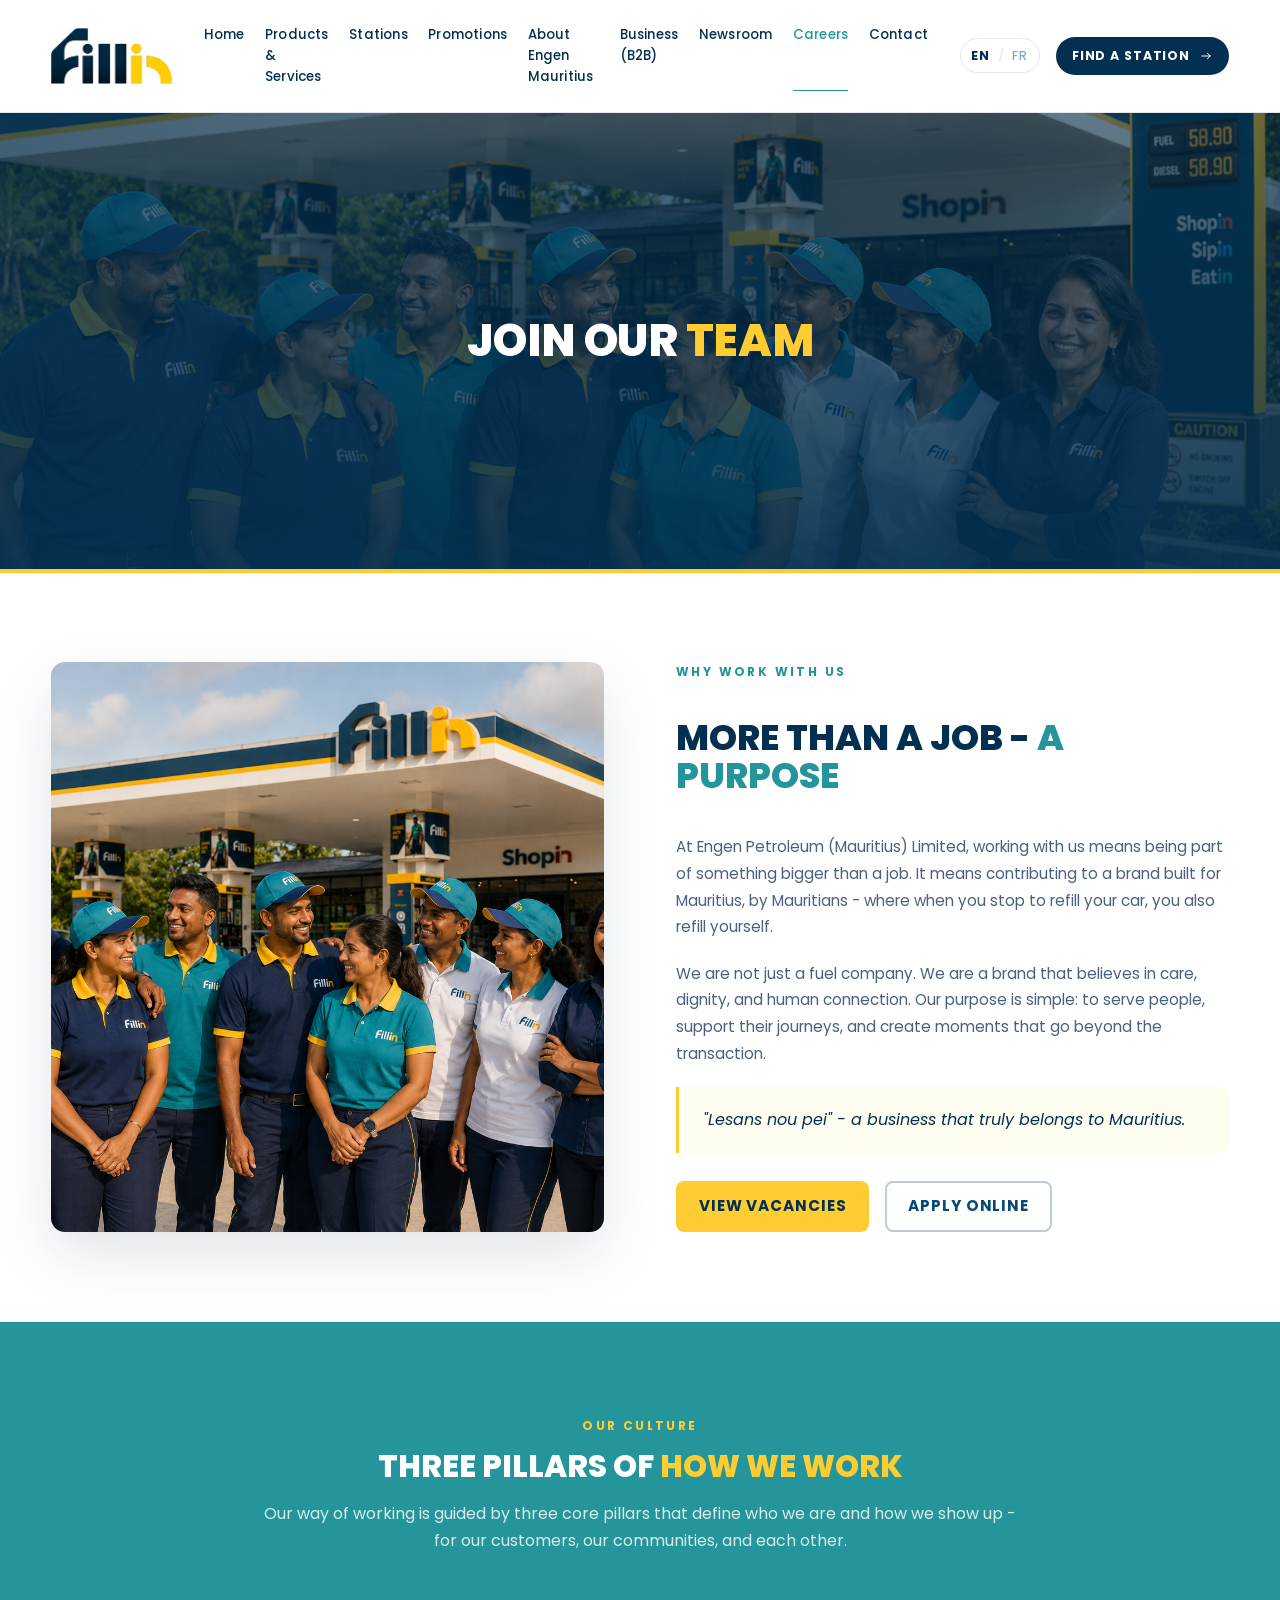
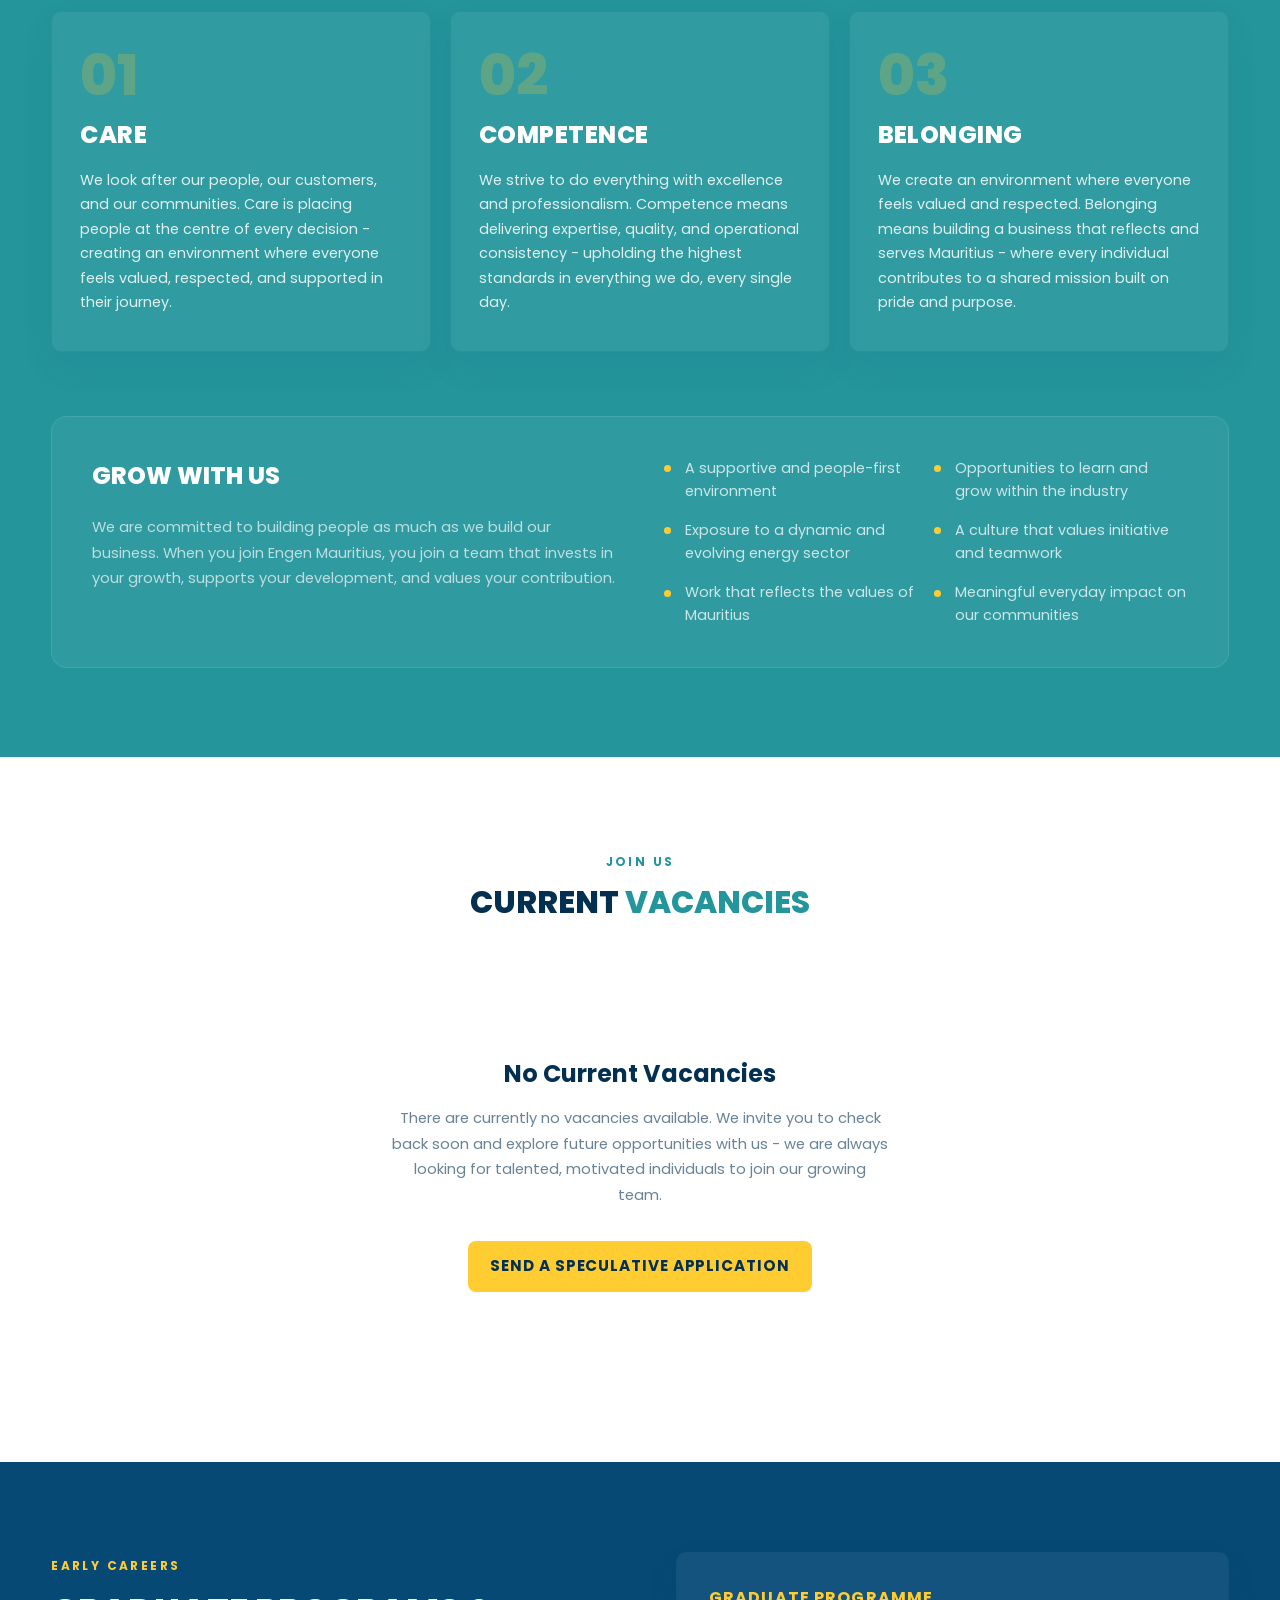
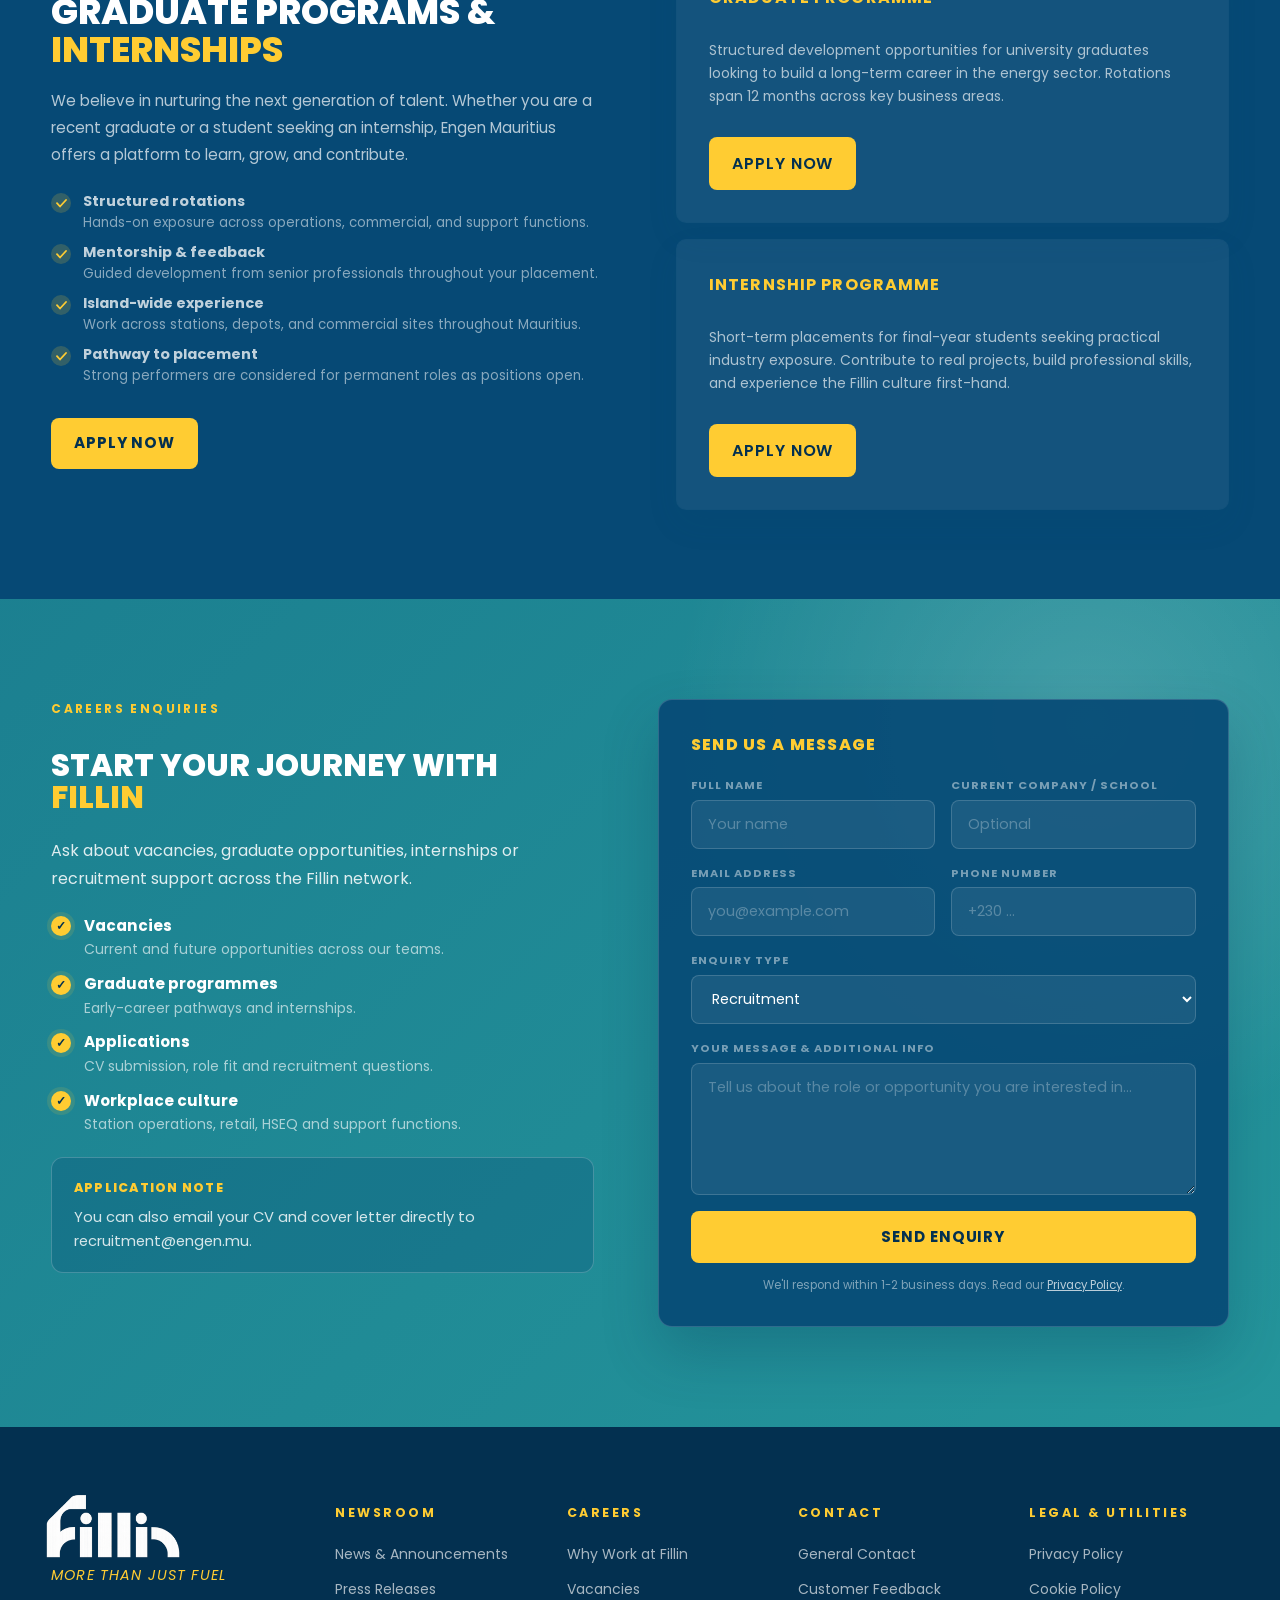
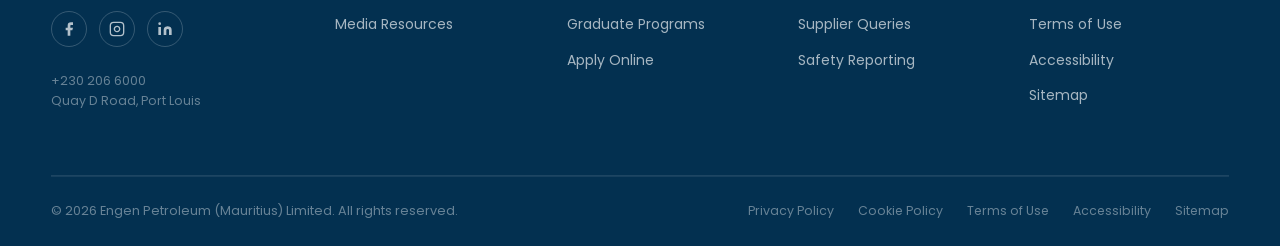
<file: careers.html>
﻿<!DOCTYPE html>
<html lang="en" data-lang="en">
<head>
  <meta charset="UTF-8">
  <meta name="viewport" content="width=device-width, initial-scale=1.0">
  <meta name="description" content="Explore careers with Fillin across service station operations, retail, HSEQ, administration, and business energy support.">
  <meta property="og:title" content="Careers at Fillin">
  <meta property="og:description" content="Grow your career with Fillin across service station operations, retail, administration, HSEQ, and business energy support.">
  <meta property="og:type" content="website">
  <meta name="twitter:card" content="summary_large_image">
  <meta name="twitter:title" content="Careers at Fillin">
  <meta name="twitter:description" content="Grow your career with Fillin across service station operations, retail, administration, HSEQ, and business energy support.">
  <title>Careers - Fillin</title>
  <link rel="preconnect" href="https://fonts.googleapis.com">
  <link rel="preconnect" href="https://fonts.gstatic.com" crossorigin>
  <link href="https://fonts.googleapis.com/css2?family=Poppins:ital,wght@0,400;0,500;0,600;0,700;0,800;1,400&display=swap" rel="stylesheet">
  <link rel="stylesheet" href="styles.css">
</head>
<body class="page-careers">

<!-- ------------------------------------------------------ HEADER -->
<header class="site-header" id="top">
  <a class="brand" href="index.html" aria-label="Engen Mauritius home">
    <img src="assets/Logo-no-bg.png" alt="Engen Mauritius" class="brand-logo" width="534" height="264">
  </a>
  <nav class="site-nav" aria-label="Primary">
    <a href="index.html" data-en="Home" data-fr="Accueil">Home</a>
    <a href="products.html" data-en="Products &amp; Services" data-fr="Produits &amp; Services">Products &amp; Services</a>
    <a href="stations.html" data-en="Stations" data-fr="Stations">Stations</a>
    <a href="promotions.html" data-en="Promotions" data-fr="Promotions">Promotions</a>
    <a href="about.html" data-en="About Engen Mauritius" data-fr="A propos">About Engen Mauritius</a>
    <a href="b2b.html" data-en="Business (B2B)" data-fr="Entreprises">Business (B2B)</a>
    <a href="newsroom.html" data-en="Newsroom" data-fr="Actualites">Newsroom</a>
    <a href="careers.html" aria-current="page" data-en="Careers" data-fr="Carrieres">Careers</a>
    <a href="contact.html" data-en="Contact" data-fr="Contact">Contact</a>
  </nav>
  <div class="site-actions">
    <button class="lang-toggle" aria-label="Change language" data-pressed="en">
      <span class="lang-en">EN</span>
      <span class="lang-sep" aria-hidden="true">/</span>
      <span class="lang-fr">FR</span>
    </button>
    <a href="stations.html" class="btn-find">
      <span data-en="Find A Station" data-fr="Trouver une station">Find A Station</span>
      <svg viewBox="0 0 20 20" width="14" height="14" aria-hidden="true"><path d="M4 10h12M12 6l4 4-4 4" stroke="currentColor" stroke-width="1.4" fill="none" stroke-linecap="round" stroke-linejoin="round"/></svg>
    </a>
    <button class="v2-menu-toggle" id="menuToggle" aria-label="Open menu" aria-expanded="false" aria-controls="mobileNav">
      <svg class="icon-bars" viewBox="0 0 24 24" width="28" height="28" fill="none" stroke="currentColor" stroke-width="2" stroke-linecap="round" aria-hidden="true"><line x1="3" y1="6" x2="21" y2="6"/><line x1="3" y1="12" x2="21" y2="12"/><line x1="3" y1="18" x2="21" y2="18"/></svg>
      <svg class="icon-close" viewBox="0 0 24 24" width="28" height="28" fill="none" stroke="currentColor" stroke-width="2" stroke-linecap="round" aria-hidden="true"><line x1="18" y1="6" x2="6" y2="18"/><line x1="6" y1="6" x2="18" y2="18"/></svg>
    </button>
  </div>
</header>

<nav class="v2-mobile-nav" id="mobileNav" aria-label="Mobile navigation">
  <a href="index.html">Home</a>
  <a href="products.html">Products &amp; Services</a>
  <a href="stations.html">Stations</a>
  <a href="promotions.html">Promotions</a>
  <a href="about.html">About Engen Mauritius</a>
  <a href="b2b.html">Business (B2B)</a>
  <a href="newsroom.html">Newsroom</a>
  <a href="careers.html" aria-current="page">Careers</a>
  <a href="contact.html">Contact</a>
  <a href="stations.html" class="v2-mobile-nav__cta">Find A Station</a>
</nav>

<!-- ------------------------------------------------------ PAGE HERO -->
<section class="v2-page-hero">
  <figure class="v2-page-hero__bg">
    <img src="assets/careers-team.png" alt="" aria-hidden="true">
  </figure>
  <div class="v2-page-hero__scrim" aria-hidden="true"></div>
  <div class="v2-page-hero__content">
    <div class="v2-wrap">
      <h1 class="v2-page-hero__title anim-fade-up">Join Our <em>Team</em></h1>
    </div>
  </div>
</section>

<!-- ------------------------------------------------------ WHY WORK WITH US -->
<section class="v2-ip-sec v2-ip-sec--white" id="why-us">
  <div class="v2-wrap">

    <div class="v2-about-split">

      <div class="v2-about-split__img anim-fade-left">
        <img src="assets/careers-team.png" alt="Engen Mauritius team">
      </div>

      <div class="v2-about-split__body anim-fade-right">
        <span class="v2-label">Why Work With Us</span>
        <h2 class="v2-split-h2">More Than a Job  -  <em>A Purpose</em></h2>
        <p class="v2-split-lead">At Engen Petroleum (Mauritius) Limited, working with us means being part of something bigger than a job. It means contributing to a brand built for Mauritius, by Mauritians  -  where when you stop to refill your car, you also refill yourself.</p>
        <p class="v2-split-lead">We are not just a fuel company. We are a brand that believes in care, dignity, and human connection. Our purpose is simple: to serve people, support their journeys, and create moments that go beyond the transaction.</p>
        <div class="v2-callout-box">
          <p style="font-style:italic;margin:0;">"Lesans nou pei"  -  a business that truly belongs to Mauritius.</p>
        </div>
        <div class="v2-btn-row" style="margin-top:0.5rem;">
          <a href="#vacancies" class="v2-btn v2-btn--yellow">View Vacancies</a>
          <a href="mailto:recruitment@engen.mu" class="v2-btn v2-btn--outline-navy">Apply Online</a>
        </div>
      </div>

    </div>

  </div>
</section>

<!-- ------------------------------------------------------ OUR CULTURE  -  3 PILLARS -->
<section class="v2-ip-sec v2-ip-sec--teal" id="culture">
  <div class="v2-wrap">

    <div class="v2-ip-head anim-fade-up">
      <span class="v2-label">Our Culture</span>
      <h2>Three Pillars of <em>How We Work</em></h2>
      <p class="v2-ip-head__lead">Our way of working is guided by three core pillars that define who we are and how we show up  -  for our customers, our communities, and each other.</p>
    </div>

    <div class="v2-pillar-grid" data-stagger="0.1">

      <div class="v2-pillar-card anim-fade-right">
        <div class="v2-pillar-card__num">01</div>
        <div class="v2-pillar-card__title">Care</div>
        <p class="v2-pillar-card__body">We look after our people, our customers, and our communities. Care is placing people at the centre of every decision  -  creating an environment where everyone feels valued, respected, and supported in their journey.</p>
      </div>

      <div class="v2-pillar-card anim-fade-right">
        <div class="v2-pillar-card__num">02</div>
        <div class="v2-pillar-card__title">Competence</div>
        <p class="v2-pillar-card__body">We strive to do everything with excellence and professionalism. Competence means delivering expertise, quality, and operational consistency  -  upholding the highest standards in everything we do, every single day.</p>
      </div>

      <div class="v2-pillar-card anim-fade-right">
        <div class="v2-pillar-card__num">03</div>
        <div class="v2-pillar-card__title">Belonging</div>
        <p class="v2-pillar-card__body">We create an environment where everyone feels valued and respected. Belonging means building a business that reflects and serves Mauritius  -  where every individual contributes to a shared mission built on pride and purpose.</p>
      </div>

    </div>

    <!-- What you get -->
    <div class="v2-benefit-box anim-fade-up">
      <div class="v2-benefit-box__inner">
        <div>
          <h3>Grow With Us</h3>
          <p>We are committed to building people as much as we build our business. When you join Engen Mauritius, you join a team that invests in your growth, supports your development, and values your contribution.</p>
        </div>
        <div class="v2-benefit-grid">
          <div class="v2-benefit-item"><span class="v2-benefit-item__dot"></span><span class="v2-benefit-item__text">A supportive and people-first environment</span></div>
          <div class="v2-benefit-item"><span class="v2-benefit-item__dot"></span><span class="v2-benefit-item__text">Opportunities to learn and grow within the industry</span></div>
          <div class="v2-benefit-item"><span class="v2-benefit-item__dot"></span><span class="v2-benefit-item__text">Exposure to a dynamic and evolving energy sector</span></div>
          <div class="v2-benefit-item"><span class="v2-benefit-item__dot"></span><span class="v2-benefit-item__text">A culture that values initiative and teamwork</span></div>
          <div class="v2-benefit-item"><span class="v2-benefit-item__dot"></span><span class="v2-benefit-item__text">Work that reflects the values of Mauritius</span></div>
          <div class="v2-benefit-item"><span class="v2-benefit-item__dot"></span><span class="v2-benefit-item__text">Meaningful everyday impact on our communities</span></div>
        </div>
      </div>
    </div>

  </div>
</section>

<!-- ------------------------------------------------------ CURRENT VACANCIES -->
<section class="v2-ip-sec v2-ip-sec--white" id="vacancies">
  <div class="v2-wrap">

    <div class="v2-ip-head anim-fade-up">
      <span class="v2-label">Join Us</span>
      <h2>Current <em>Vacancies</em></h2>
    </div>

    <div class="v2-vacancy-empty anim-fade-up">
      <div class="v2-vacancy-empty__icon">
        <svg viewBox="0 0 32 32" fill="none" stroke="var(--yellow)" stroke-width="1.6" stroke-linecap="round" stroke-linejoin="round" width="36" height="36"><rect x="4" y="8" width="24" height="20" rx="2"/><path d="M10 8V6a2 2 0 0 1 2-2h8a2 2 0 0 1 2 2v2"/><path d="M16 16v4M14 18h4"/></svg>
      </div>
      <h3>No Current Vacancies</h3>
      <p>There are currently no vacancies available. We invite you to check back soon and explore future opportunities with us  -  we are always looking for talented, motivated individuals to join our growing team.</p>
      <a href="mailto:recruitment@engen.mu" class="v2-btn v2-btn--yellow">Send a Speculative Application</a>
    </div>

  </div>
</section>

<!-- ------------------------------------------------------ GRADUATE PROGRAMS & INTERNSHIPS -->
<section class="v2-ip-sec v2-ip-sec--navy" id="programs">
  <div class="v2-wrap">

    <div class="v2-about-split">

      <div class="anim-fade-left">
        <span class="v2-label">Early Careers</span>
        <h2 class="v2-split-h2">Graduate Programs &amp; <em>Internships</em></h2>
        <p class="v2-split-lead">We believe in nurturing the next generation of talent. Whether you are a recent graduate or a student seeking an internship, Engen Mauritius offers a platform to learn, grow, and contribute.</p>
        <ul class="v2-feat-list" style="margin: 1.5rem 0 2rem;">
          <li>
            <span class="v2-feat-list__chk">
              <svg width="11" height="9" viewBox="0 0 11 9" fill="none"><path d="M1 4.2L4 7.5L10 1" stroke="currentColor" stroke-width="1.8" stroke-linecap="round" stroke-linejoin="round"/></svg>
            </span>
            <div class="v2-feat-list__content"><strong>Structured rotations</strong><span>Hands-on exposure across operations, commercial, and support functions.</span></div>
          </li>
          <li>
            <span class="v2-feat-list__chk">
              <svg width="11" height="9" viewBox="0 0 11 9" fill="none"><path d="M1 4.2L4 7.5L10 1" stroke="currentColor" stroke-width="1.8" stroke-linecap="round" stroke-linejoin="round"/></svg>
            </span>
            <div class="v2-feat-list__content"><strong>Mentorship &amp; feedback</strong><span>Guided development from senior professionals throughout your placement.</span></div>
          </li>
          <li>
            <span class="v2-feat-list__chk">
              <svg width="11" height="9" viewBox="0 0 11 9" fill="none"><path d="M1 4.2L4 7.5L10 1" stroke="currentColor" stroke-width="1.8" stroke-linecap="round" stroke-linejoin="round"/></svg>
            </span>
            <div class="v2-feat-list__content"><strong>Island-wide experience</strong><span>Work across stations, depots, and commercial sites throughout Mauritius.</span></div>
          </li>
          <li>
            <span class="v2-feat-list__chk">
              <svg width="11" height="9" viewBox="0 0 11 9" fill="none"><path d="M1 4.2L4 7.5L10 1" stroke="currentColor" stroke-width="1.8" stroke-linecap="round" stroke-linejoin="round"/></svg>
            </span>
            <div class="v2-feat-list__content"><strong>Pathway to placement</strong><span>Strong performers are considered for permanent roles as positions open.</span></div>
          </li>
        </ul>
        <a href="mailto:recruitment@engen.mu" class="v2-btn v2-btn--yellow">Apply Now</a>
      </div>

      <div class="v2-contact-item anim-fade-right">
        <div class="v2-why-box">
          <h3>Graduate Programme</h3>
          <p>Structured development opportunities for university graduates looking to build a long-term career in the energy sector. Rotations span 12 months across key business areas.</p>
          <a href="mailto:recruitment@engen.mu" class="v2-btn v2-btn--sm v2-btn--yellow">Apply Now</a>
        </div>
        <div class="v2-why-box">
          <h3>Internship Programme</h3>
          <p>Short-term placements for final-year students seeking practical industry exposure. Contribute to real projects, build professional skills, and experience the Fillin culture first-hand.</p>
          <a href="mailto:recruitment@engen.mu" class="v2-btn v2-btn--sm v2-btn--yellow">Apply Now</a>
        </div>
      </div>

    </div>

  </div>
</section>

<!-- ------------------------------------------------------ APPLY CTA -->
<section class="v2-page-enquiry" id="page-enquiry">
  <div class="v2-wrap">
    <div class="v2-page-enquiry__grid">
      <div class="v2-page-enquiry__copy anim-fade-left">
        <span class="v2-label">Careers enquiries</span>
        <h2>Start your journey with <em>Fillin</em></h2>
        <p>Ask about vacancies, graduate opportunities, internships or recruitment support across the Fillin network.</p>
        <ul class="v2-page-enquiry__checks">
          <li><div><strong>Vacancies</strong><span>Current and future opportunities across our teams.</span></div></li>
          <li><div><strong>Graduate programmes</strong><span>Early-career pathways and internships.</span></div></li>
          <li><div><strong>Applications</strong><span>CV submission, role fit and recruitment questions.</span></div></li>
          <li><div><strong>Workplace culture</strong><span>Station operations, retail, HSEQ and support functions.</span></div></li>
        </ul>
        <div class="v2-page-enquiry__note">
          <strong>Application note</strong>
          <p>You can also email your CV and cover letter directly to recruitment@engen.mu.</p>
        </div>
      </div>
      <div class="v2-page-enquiry__form anim-fade-right" data-enquiry-box>
        <h3>Send us a message</h3>
        <form class="js-enquiry-form" data-default-enquiry="recruitment">
          <div class="v2-page-enquiry__row">
            <div class="v2-quote-field"><label for="carName">Full name</label><input id="carName" class="v2-quote-input" type="text" placeholder="Your name" required></div>
            <div class="v2-quote-field"><label for="carCompany">Current company / school</label><input id="carCompany" class="v2-quote-input" type="text" placeholder="Optional"></div>
          </div>
          <div class="v2-page-enquiry__row">
            <div class="v2-quote-field"><label for="carEmail">Email address</label><input id="carEmail" class="v2-quote-input" type="email" placeholder="you@example.com" required></div>
            <div class="v2-quote-field"><label for="carPhone">Phone number</label><input id="carPhone" class="v2-quote-input" type="tel" placeholder="+230 ..."></div>
          </div>
          <div class="v2-quote-field">
            <label for="carType">Enquiry type</label>
            <select id="carType" class="v2-quote-input v2-quote-select" data-enquiry-type required>
              <option value="recruitment">Recruitment</option>
              <option value="general">General careers question</option>
            </select>
          </div>
          <div class="v2-quote-field"><label for="carMsg">Your Message &amp; Additional Info</label><textarea id="carMsg" class="v2-quote-input" rows="5" placeholder="Tell us about the role or opportunity you are interested in..." required></textarea></div>
          <button type="submit" class="v2-btn v2-btn--yellow v2-btn--full" data-enquiry-submit>Send enquiry</button>
        </form>
        <p class="v2-page-enquiry__privacy">We'll respond within 1-2 business days. Read our <a href="privacy-policy.html">Privacy Policy</a>.</p>
      </div>
    </div>
  </div>
</section>

<!-- ------------------------------------------------------ FOOTER -->
<footer class="v2-footer">
  <div class="v2-wrap">
    <div class="v2-footer__top">
      <div class="v2-footer__brand">
        <a href="index.html" aria-label="Engen Mauritius home">
          <img src="assets/Logo-no-bg-white.png" alt="Engen Mauritius" class="v2-footer__logo">
        </a>
        <p class="v2-footer__tagline">More Than Just Fuel</p>
        <div class="v2-footer__social">
          <a href="#" aria-label="Facebook"><svg viewBox="0 0 24 24" fill="currentColor"><path d="M18 2h-3a5 5 0 0 0-5 5v3H7v4h3v8h4v-8h3l1-4h-4V7a1 1 0 0 1 1-1h3z"/></svg></a>
          <a href="#" aria-label="Instagram"><svg viewBox="0 0 24 24" fill="none" stroke="currentColor" stroke-width="2"><rect x="2" y="2" width="20" height="20" rx="5"/><path d="M16 11.37A4 4 0 1 1 12.63 8 4 4 0 0 1 16 11.37z"/><line x1="17.5" y1="6.5" x2="17.51" y2="6.5"/></svg></a>
          <a href="#" aria-label="LinkedIn"><svg viewBox="0 0 24 24" fill="currentColor"><path d="M16 8a6 6 0 0 1 6 6v7h-4v-7a2 2 0 0 0-2-2 2 2 0 0 0-2 2v7h-4v-7a6 6 0 0 1 6-6zM2 9h4v12H2z"/><circle cx="4" cy="4" r="2"/></svg></a>
        </div>
        <p class="v2-footer__contact-meta">+230 206 6000<br>Quay D Road, Port Louis</p>
      </div>
      <div class="v2-footer__cols">
        <div class="v2-footer__col">
          <h4>Newsroom</h4>
          <ul>
            <li><a href="newsroom.html#news">News &amp; Announcements</a></li>
            <li><a href="newsroom.html#press-releases">Press Releases</a></li>
            <li><a href="newsroom.html#media-resources">Media Resources</a></li>
          </ul>
        </div>
        <div class="v2-footer__col">
          <h4>Careers</h4>
          <ul>
            <li><a href="careers.html#why-us">Why Work at Fillin</a></li>
            <li><a href="careers.html#vacancies">Vacancies</a></li>
            <li><a href="careers.html#programs">Graduate Programs</a></li>
            <li><a href="mailto:recruitment@engen.mu">Apply Online</a></li>
          </ul>
        </div>
        <div class="v2-footer__col">
          <h4>Contact</h4>
          <ul>
            <li><a href="contact.html#contact-form">General Contact</a></li>
            <li><a href="contact.html#contact-form">Customer Feedback</a></li>
            <li><a href="contact.html#departments">Supplier Queries</a></li>
            <li><a href="contact.html#departments">Safety Reporting</a></li>
          </ul>
        </div>
        <div class="v2-footer__col">
          <h4>Legal &amp; Utilities</h4>
          <ul>
            <li><a href="privacy-policy.html">Privacy Policy</a></li>
            <li><a href="cookie-policy.html">Cookie Policy</a></li>
            <li><a href="terms.html">Terms of Use</a></li>
            <li><a href="accessibility.html">Accessibility</a></li>
            <li><a href="#">Sitemap</a></li>
          </ul>
        </div>
      </div>
    </div>
    <div class="v2-footer__bottom">
      <p>&copy; 2026 Engen Petroleum (Mauritius) Limited. All rights reserved.</p>
      <div class="v2-footer__legal">
        <a href="privacy-policy.html">Privacy Policy</a>
        <a href="cookie-policy.html">Cookie Policy</a>
        <a href="terms.html">Terms of Use</a>
        <a href="accessibility.html">Accessibility</a>
        <a href="#">Sitemap</a>
      </div>
    </div>
  </div>
</footer>

<button class="back-to-top" id="backToTop" aria-label="Back to top">
  <svg viewBox="0 0 24 24" fill="none" stroke="currentColor" stroke-width="2.5" stroke-linecap="round" stroke-linejoin="round" aria-hidden="true"><polyline points="18 15 12 9 6 15"/></svg>
</button>
<script src="script.js" defer></script>
<script>
(function () {
  const btn = document.getElementById('backToTop');
  window.addEventListener('scroll', () => {
    btn.classList.toggle('is-visible', window.scrollY > 400);
  }, { passive: true });
  btn.addEventListener('click', () => window.scrollTo({ top: 0, behavior: 'smooth' }));
})();
</script>
</body>
</html>
</file>
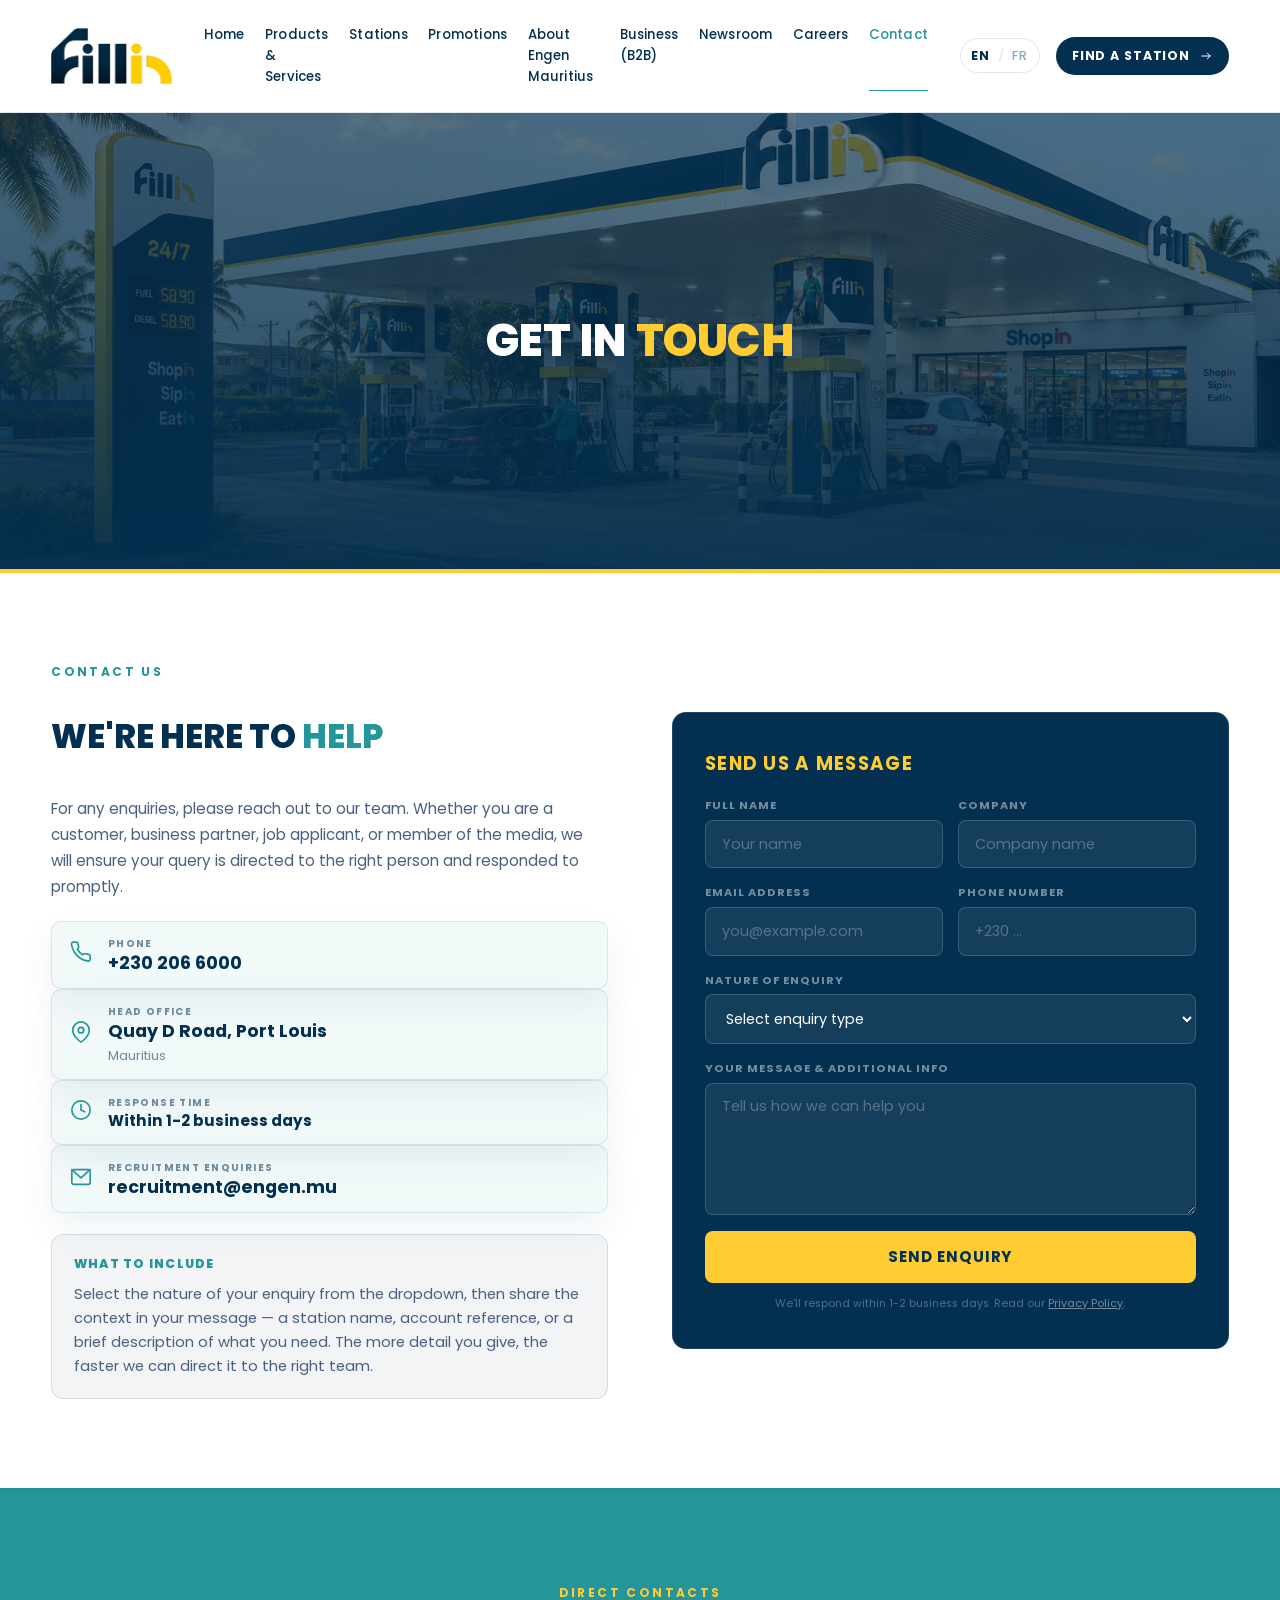
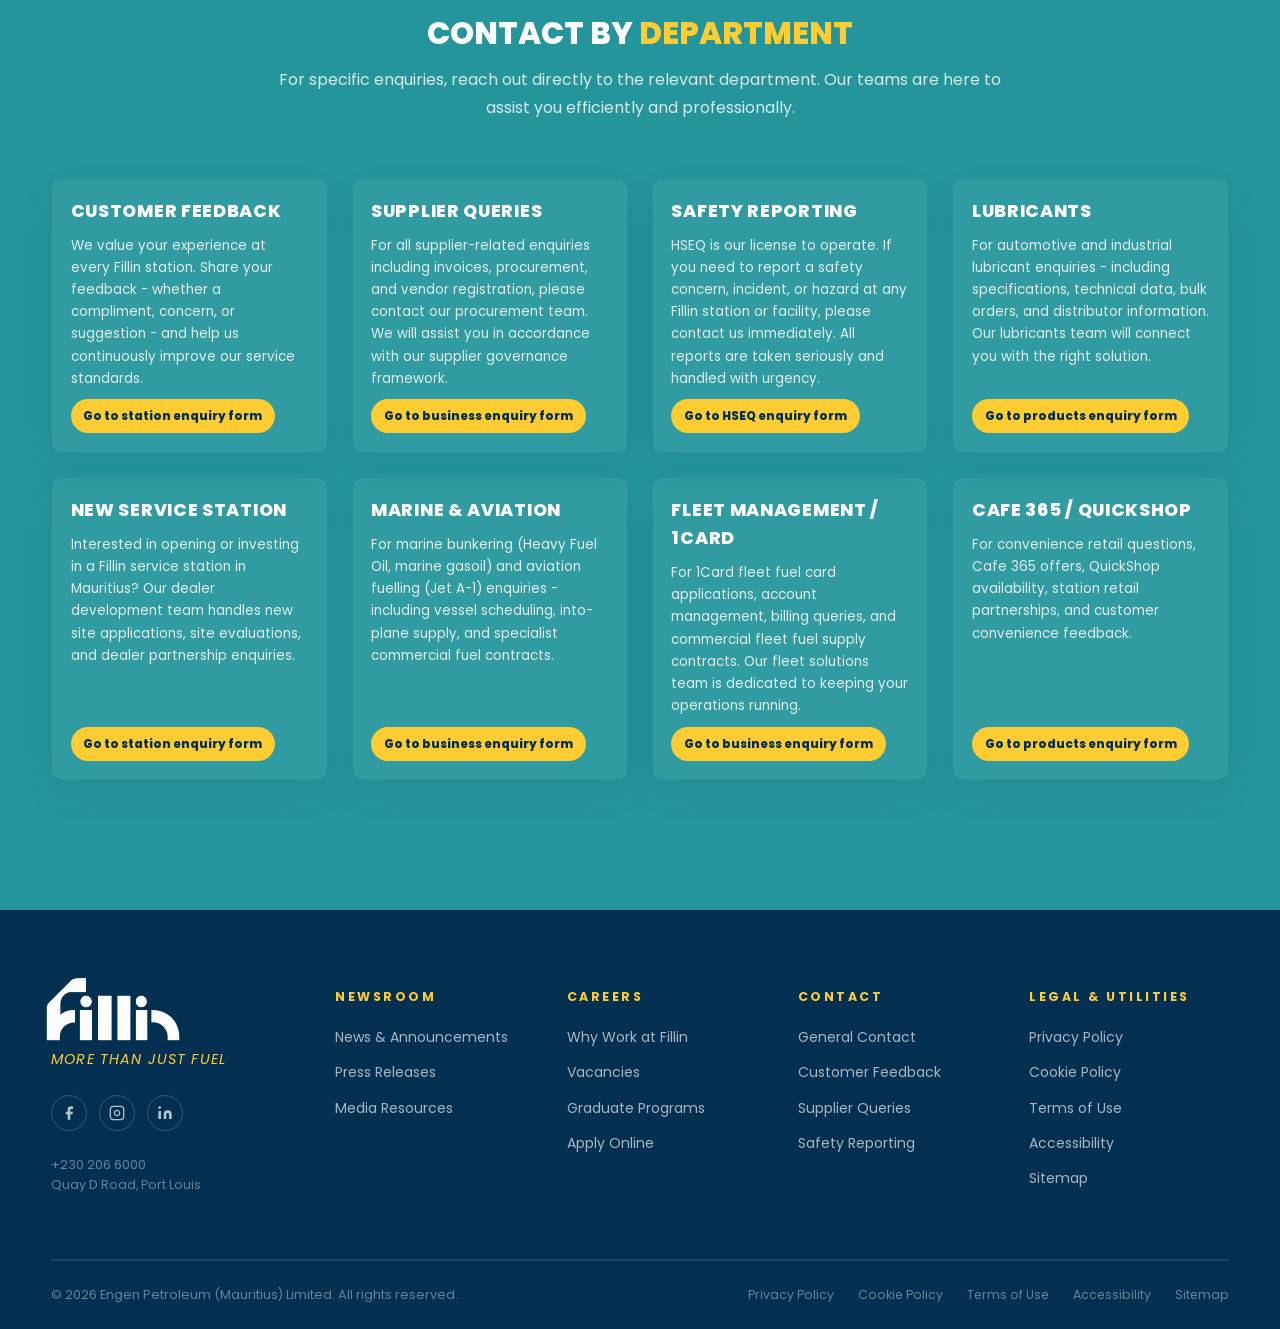
<file: contact.html>
﻿<!DOCTYPE html>
<html lang="en" data-lang="en">
<head>
  <meta charset="UTF-8">
  <meta name="viewport" content="width=device-width, initial-scale=1.0">
  <meta name="description" content="Send the right enquiry to Fillin: lubricants, fleet accounts, marine fuel, Cafe 365, QuickShop, station feedback, dealer opportunities, and general support.">
  <meta property="og:title" content="Contact Fillin">
  <meta property="og:description" content="Route your Fillin enquiry to the right team for lubricants, fleet, dealer, marine, Cafe 365, QuickShop, feedback, or general support.">
  <meta property="og:type" content="website">
  <meta name="twitter:card" content="summary_large_image">
  <meta name="twitter:title" content="Contact Fillin">
  <meta name="twitter:description" content="Route your Fillin enquiry to the right team for lubricants, fleet, dealer, marine, Cafe 365, QuickShop, feedback, or general support.">
  <title>Contact Fillin - Enquiries and Feedback</title>
  <link rel="preconnect" href="https://fonts.googleapis.com">
  <link rel="preconnect" href="https://fonts.gstatic.com" crossorigin>
  <link href="https://fonts.googleapis.com/css2?family=Poppins:ital,wght@0,400;0,500;0,600;0,700;0,800;1,400&display=swap" rel="stylesheet">
  <link rel="stylesheet" href="styles.css">
</head>
<body class="page-contact">

<!-- ------------------------------------------------------ HEADER -->
<header class="site-header" id="top">
  <a class="brand" href="index.html" aria-label="Engen Mauritius home">
    <img src="assets/Logo-no-bg.png" alt="Engen Mauritius" class="brand-logo" width="534" height="264">
  </a>
  <nav class="site-nav" aria-label="Primary">
    <a href="index.html" data-en="Home" data-fr="Accueil">Home</a>
    <a href="products.html" data-en="Products &amp; Services" data-fr="Produits &amp; Services">Products &amp; Services</a>
    <a href="stations.html" data-en="Stations" data-fr="Stations">Stations</a>
    <a href="promotions.html" data-en="Promotions" data-fr="Promotions">Promotions</a>
    <a href="about.html" data-en="About Engen Mauritius" data-fr="A propos">About Engen Mauritius</a>
    <a href="b2b.html" data-en="Business (B2B)" data-fr="Entreprises">Business (B2B)</a>
    <a href="newsroom.html" data-en="Newsroom" data-fr="Actualites">Newsroom</a>
    <a href="careers.html" data-en="Careers" data-fr="Carrieres">Careers</a>
    <a href="contact.html" aria-current="page" data-en="Contact" data-fr="Contact">Contact</a>
  </nav>
  <div class="site-actions">
    <button class="lang-toggle" aria-label="Change language" data-pressed="en">
      <span class="lang-en">EN</span>
      <span class="lang-sep" aria-hidden="true">/</span>
      <span class="lang-fr">FR</span>
    </button>
    <a href="stations.html" class="btn-find">
      <span data-en="Find A Station" data-fr="Trouver une station">Find A Station</span>
      <svg viewBox="0 0 20 20" width="14" height="14" aria-hidden="true"><path d="M4 10h12M12 6l4 4-4 4" stroke="currentColor" stroke-width="1.4" fill="none" stroke-linecap="round" stroke-linejoin="round"/></svg>
    </a>
    <button class="v2-menu-toggle" id="menuToggle" aria-label="Open menu" aria-expanded="false" aria-controls="mobileNav">
      <svg class="icon-bars" viewBox="0 0 24 24" width="28" height="28" fill="none" stroke="currentColor" stroke-width="2" stroke-linecap="round" aria-hidden="true"><line x1="3" y1="6" x2="21" y2="6"/><line x1="3" y1="12" x2="21" y2="12"/><line x1="3" y1="18" x2="21" y2="18"/></svg>
      <svg class="icon-close" viewBox="0 0 24 24" width="28" height="28" fill="none" stroke="currentColor" stroke-width="2" stroke-linecap="round" aria-hidden="true"><line x1="18" y1="6" x2="6" y2="18"/><line x1="6" y1="6" x2="18" y2="18"/></svg>
    </button>
  </div>
</header>

<nav class="v2-mobile-nav" id="mobileNav" aria-label="Mobile navigation">
  <a href="index.html">Home</a>
  <a href="products.html">Products &amp; Services</a>
  <a href="stations.html">Stations</a>
  <a href="promotions.html">Promotions</a>
  <a href="about.html">About Engen Mauritius</a>
  <a href="b2b.html">Business (B2B)</a>
  <a href="newsroom.html">Newsroom</a>
  <a href="careers.html">Careers</a>
  <a href="contact.html" aria-current="page">Contact</a>
  <a href="stations.html" class="v2-mobile-nav__cta">Find A Station</a>
</nav>

<!-- ------------------------------------------------------ PAGE HERO -->
<section class="v2-page-hero">
  <figure class="v2-page-hero__bg">
    <img src="assets/editorial-forecourt.png" alt="" aria-hidden="true">
  </figure>
  <div class="v2-page-hero__scrim" aria-hidden="true"></div>
  <div class="v2-page-hero__content">
    <div class="v2-wrap">
      <h1 class="v2-page-hero__title anim-fade-up">Get in <em>Touch</em></h1>
    </div>
  </div>
</section>

<!-- ------------------------------------------------------ CONTACT FORM + INFO -->
<section class="v2-ip-sec v2-ip-sec--white" id="contact-form">
  <div class="v2-wrap">

    <div class="v2-quote-wrap">

      <!-- Left: contact info -->
      <div class="v2-quote-copy anim-fade-left">
        <span class="v2-label">Contact Us</span>
        <h2 class="v2-split-h2">We're Here to <em>Help</em></h2>
        <p class="v2-split-lead">For any enquiries, please reach out to our team. Whether you are a customer, business partner, job applicant, or member of the media, we will ensure your query is directed to the right person and responded to promptly.</p>

        <!-- Info cards -->
        <div class="v2-contact-cards-grid">

          <div class="v2-contact-info-card">
            <div class="v2-contact-info-card__icon">
              <svg viewBox="0 0 24 24" fill="none" stroke="currentColor" stroke-width="1.8" stroke-linecap="round" stroke-linejoin="round" width="22" height="22"><path d="M22 16.92v3a2 2 0 0 1-2.18 2 19.79 19.79 0 0 1-8.63-3.07A19.5 19.5 0 0 1 4.69 12 19.79 19.79 0 0 1 1.63 3.49 2 2 0 0 1 3.6 1.27h3a2 2 0 0 1 2 1.72c.127.96.361 1.903.7 2.81a2 2 0 0 1-.45 2.11L7.91 9a16 16 0 0 0 6 6l1.27-.73a2 2 0 0 1 2.11-.45c.907.339 1.85.573 2.81.7A2 2 0 0 1 22 16.92z"/></svg>
            </div>
            <span class="v2-contact-info-card__label">Phone</span>
            <a href="tel:+2302066000" class="v2-contact-info-card__value">+230 206 6000</a>
          </div>

          <div class="v2-contact-info-card">
            <div class="v2-contact-info-card__icon">
              <svg viewBox="0 0 24 24" fill="none" stroke="currentColor" stroke-width="1.8" stroke-linecap="round" stroke-linejoin="round" width="22" height="22"><path d="M21 10c0 7-9 13-9 13S3 17 3 10a9 9 0 0 1 18 0z"/><circle cx="12" cy="10" r="3"/></svg>
            </div>
            <span class="v2-contact-info-card__label">Head Office</span>
            <span class="v2-contact-info-card__value">Quay D Road, Port Louis<br><span style="font-size:0.82rem;font-weight:400;font-family:'Poppins',sans-serif;color:rgba(3,48,80,0.55);">Mauritius</span></span>
          </div>

          <div class="v2-contact-info-card">
            <div class="v2-contact-info-card__icon">
              <svg viewBox="0 0 24 24" fill="none" stroke="currentColor" stroke-width="1.8" stroke-linecap="round" stroke-linejoin="round" width="22" height="22"><circle cx="12" cy="12" r="10"/><polyline points="12 6 12 12 16 14"/></svg>
            </div>
            <span class="v2-contact-info-card__label">Response Time</span>
            <span class="v2-contact-info-card__value" style="font-size:0.95rem;">Within 1-2 business days</span>
          </div>

          <div class="v2-contact-info-card">
            <div class="v2-contact-info-card__icon">
              <svg viewBox="0 0 24 24" fill="none" stroke="currentColor" stroke-width="1.8" stroke-linecap="round" stroke-linejoin="round" width="22" height="22"><rect x="2" y="4" width="20" height="16" rx="2"/><polyline points="2,4 12,13 22,4"/></svg>
            </div>
            <span class="v2-contact-info-card__label">Recruitment Enquiries</span>
            <a href="mailto:recruitment@engen.mu" class="v2-contact-info-card__value">recruitment@engen.mu</a>
          </div>

        </div>

        <div class="v2-page-enquiry__note" style="background:rgba(3,48,80,0.05);border-color:rgba(3,48,80,0.12);">
          <strong style="color:var(--teal);">What to include</strong>
          <p style="color:var(--ink-soft);">Select the nature of your enquiry from the dropdown, then share the context in your message — a station name, account reference, or a brief description of what you need. The more detail you give, the faster we can direct it to the right team.</p>
        </div>

      </div>

      <!-- Right: contact form -->
      <div class="v2-quote-form-box anim-fade-right" id="contactFormBox" data-enquiry-box style="background:var(--navy-deep);border-color:rgba(255,255,255,0.1);">
        <h3>Send Us a Message</h3>
        <form id="contactForm" class="js-enquiry-form v2-enquiry-form" data-default-enquiry="general">
          <div class="v2-quote-row">
            <div class="v2-quote-field">
              <label for="cName">Full Name</label>
              <input type="text" id="cName" class="v2-quote-input" placeholder="Your name" required>
            </div>
            <div class="v2-quote-field">
              <label for="cCompany">Company</label>
              <input type="text" id="cCompany" class="v2-quote-input" placeholder="Company name">
            </div>
          </div>
          <div class="v2-quote-row">
            <div class="v2-quote-field">
              <label for="cEmail">Email Address</label>
              <input type="email" id="cEmail" class="v2-quote-input" placeholder="you@example.com" required>
            </div>
            <div class="v2-quote-field">
              <label for="cPhone">Phone Number</label>
              <input type="tel" id="cPhone" class="v2-quote-input" placeholder="+230 ...">
            </div>
          </div>
          <div class="v2-quote-field">
            <label for="cType">Nature of Enquiry</label>
            <select id="cType" class="v2-quote-input v2-quote-select" data-enquiry-type required>
              <option value="" disabled selected>Select enquiry type</option>
              <option value="general">General Enquiries</option>
              <option value="feedback">Station Feedback</option>
              <option value="lubricants">Lubricants</option>
              <option value="dealer">New Service Station / Dealer Opportunity</option>
              <option value="marine">Marine / Aviation / Bunkering</option>
              <option value="fleet">Fleet / Corporate Account</option>
              <option value="quickshopCafe">Cafe 365 / QuickShop</option>
              <option value="supplier">Supplier Query</option>
              <option value="safety">Safety Reporting</option>
              <option value="media">Media / Press Enquiry</option>
              <option value="recruitment">Recruitment</option>
            </select>
          </div>
          <div class="v2-quote-field">
            <label for="cMsg">Your Message &amp; Additional Info</label>
            <textarea id="cMsg" class="v2-quote-input" rows="5" placeholder="Tell us how we can help you" required></textarea>
          </div>
          <button type="submit" class="v2-btn v2-btn--yellow v2-btn--full" id="contactSubmitBtn" data-enquiry-submit>Send enquiry</button>
        </form>
        <p class="v2-form-disclaimer">We'll respond within 1-2 business days. Read our <a href="#">Privacy Policy</a>.</p>
      </div>

    </div>

  </div>
</section>

<!-- ------------------------------------------------------ DEPARTMENT CONTACTS -->
<section class="v2-ip-sec v2-ip-sec--teal" id="departments">
  <div class="v2-wrap">

    <div class="v2-ip-head anim-fade-up">
      <span class="v2-label">Direct Contacts</span>
      <h2>Contact by <em>Department</em></h2>
      <p class="v2-ip-head__lead">For specific enquiries, reach out directly to the relevant department. Our teams are here to assist you efficiently and professionally.</p>
    </div>

    <div class="v2-dept-grid" data-stagger="0.09">

      <!-- Customer Feedback -->
      <div class="v2-dept-card anim-scale-in">
        <div class="v2-dept-card__icon">
          <svg viewBox="0 0 24 24" fill="none" stroke="currentColor" stroke-width="1.8" stroke-linecap="round" stroke-linejoin="round" width="22" height="22"><path d="M21 15a2 2 0 0 1-2 2H7l-4 4V5a2 2 0 0 1 2-2h14a2 2 0 0 1 2 2z"/></svg>
        </div>
        <div class="v2-dept-card__title">Customer Feedback</div>
        <p class="v2-dept-card__body">We value your experience at every Fillin station. Share your feedback  -  whether a compliment, concern, or suggestion  -  and help us continuously improve our service standards.</p>
        <a href="stations.html#page-enquiry" class="v2-dept-card__contact">Go to station enquiry form</a>
      </div>

      <!-- Supplier Queries -->
      <div class="v2-dept-card anim-scale-in">
        <div class="v2-dept-card__icon">
          <svg viewBox="0 0 24 24" fill="none" stroke="currentColor" stroke-width="1.8" stroke-linecap="round" stroke-linejoin="round" width="22" height="22"><rect x="2" y="7" width="20" height="14" rx="2"/><path d="M16 7V5a2 2 0 0 0-2-2h-4a2 2 0 0 0-2 2v2"/><line x1="12" y1="12" x2="12" y2="16"/><line x1="10" y1="14" x2="14" y2="14"/></svg>
        </div>
        <div class="v2-dept-card__title">Supplier Queries</div>
        <p class="v2-dept-card__body">For all supplier-related enquiries including invoices, procurement, and vendor registration, please contact our procurement team. We will assist you in accordance with our supplier governance framework.</p>
        <a href="b2b.html#page-enquiry" class="v2-dept-card__contact">Go to business enquiry form</a>
      </div>

      <!-- Safety Reporting -->
      <div class="v2-dept-card anim-scale-in">
        <div class="v2-dept-card__icon">
          <svg viewBox="0 0 24 24" fill="none" stroke="currentColor" stroke-width="1.8" stroke-linecap="round" stroke-linejoin="round" width="22" height="22"><path d="M12 22s8-4 8-10V5l-8-3-8 3v7c0 6 8 10 8 10z"/></svg>
        </div>
        <div class="v2-dept-card__title">Safety Reporting</div>
        <p class="v2-dept-card__body">HSEQ is our license to operate. If you need to report a safety concern, incident, or hazard at any Fillin station or facility, please contact us immediately. All reports are taken seriously and handled with urgency.</p>
        <a href="about.html#page-enquiry" class="v2-dept-card__contact">Go to HSEQ enquiry form</a>
      </div>

      <!-- Lubricants -->
      <div class="v2-dept-card v2-dept-card--teal anim-scale-in">
        <div class="v2-dept-card__icon">
          <svg viewBox="0 0 24 24" fill="none" stroke="currentColor" stroke-width="1.8" stroke-linecap="round" stroke-linejoin="round" width="22" height="22"><rect x="9" y="2" width="6" height="14" rx="3"/><path d="M9 10H5a2 2 0 0 0-2 2v6a2 2 0 0 0 2 2h14a2 2 0 0 0 2-2v-6a2 2 0 0 0-2-2h-4"/></svg>
        </div>
        <div class="v2-dept-card__title">Lubricants</div>
        <p class="v2-dept-card__body">For automotive and industrial lubricant enquiries  -  including specifications, technical data, bulk orders, and distributor information. Our lubricants team will connect you with the right solution.</p>
        <a href="products.html#page-enquiry" class="v2-dept-card__contact">Go to products enquiry form</a>
      </div>

      <!-- New Service Station -->
      <div class="v2-dept-card v2-dept-card--teal anim-scale-in">
        <div class="v2-dept-card__icon">
          <svg viewBox="0 0 24 24" fill="none" stroke="currentColor" stroke-width="1.8" stroke-linecap="round" stroke-linejoin="round" width="22" height="22"><rect x="6" y="4" width="12" height="18" rx="2"/><path d="M9 4V2M15 4V2"/><path d="M9 10h6M9 14h4"/></svg>
        </div>
        <div class="v2-dept-card__title">New Service Station</div>
        <p class="v2-dept-card__body">Interested in opening or investing in a Fillin service station in Mauritius? Our dealer development team handles new site applications, site evaluations, and dealer partnership enquiries.</p>
        <a href="stations.html#page-enquiry" class="v2-dept-card__contact">Go to station enquiry form</a>
      </div>

      <!-- Marine & Aviation -->
      <div class="v2-dept-card v2-dept-card--teal anim-scale-in">
        <div class="v2-dept-card__icon">
          <svg viewBox="0 0 24 24" fill="none" stroke="currentColor" stroke-width="1.8" stroke-linecap="round" stroke-linejoin="round" width="22" height="22"><path d="M3 17l6-8 4 3 5-7"/><path d="M3 21h18"/></svg>
        </div>
        <div class="v2-dept-card__title">Marine &amp; Aviation</div>
        <p class="v2-dept-card__body">For marine bunkering (Heavy Fuel Oil, marine gasoil) and aviation fuelling (Jet A-1) enquiries  -  including vessel scheduling, into-plane supply, and specialist commercial fuel contracts.</p>
        <a href="b2b.html#page-enquiry" class="v2-dept-card__contact">Go to business enquiry form</a>
      </div>

      <!-- Fleet Management / 1Card -->
      <div class="v2-dept-card v2-dept-card--teal anim-scale-in">
        <div class="v2-dept-card__icon">
          <svg viewBox="0 0 24 24" fill="none" stroke="currentColor" stroke-width="1.8" stroke-linecap="round" stroke-linejoin="round" width="22" height="22"><rect x="1" y="3" width="15" height="13"/><polygon points="16 8 20 8 23 11 23 16 16 16 16 8"/><circle cx="5.5" cy="18.5" r="2.5"/><circle cx="18.5" cy="18.5" r="2.5"/></svg>
        </div>
        <div class="v2-dept-card__title">Fleet Management / 1Card</div>
        <p class="v2-dept-card__body">For 1Card fleet fuel card applications, account management, billing queries, and commercial fleet fuel supply contracts. Our fleet solutions team is dedicated to keeping your operations running.</p>
        <a href="b2b.html#page-enquiry" class="v2-dept-card__contact">Go to business enquiry form</a>
      </div>

      <!-- Cafe 365 / QuickShop -->
      <div class="v2-dept-card v2-dept-card--teal anim-scale-in">
        <div class="v2-dept-card__icon">
          <svg viewBox="0 0 24 24" fill="none" stroke="currentColor" stroke-width="1.8" stroke-linecap="round" stroke-linejoin="round" width="22" height="22"><path d="M4 7h16"/><path d="M5 7l1.4 12.2A2 2 0 0 0 8.38 21h7.24a2 2 0 0 0 1.98-1.8L19 7"/><path d="M9 7V5a3 3 0 0 1 6 0v2"/></svg>
        </div>
        <div class="v2-dept-card__title">Cafe 365 / QuickShop</div>
        <p class="v2-dept-card__body">For convenience retail questions, Cafe 365 offers, QuickShop availability, station retail partnerships, and customer convenience feedback.</p>
        <a href="products.html#page-enquiry" class="v2-dept-card__contact">Go to products enquiry form</a>
      </div>

      <!-- Media / Press -->
      <!-- <div class="v2-dept-card v2-dept-card--teal anim-scale-in">
        <div class="v2-dept-card__icon">
          <svg viewBox="0 0 24 24" fill="none" stroke="currentColor" stroke-width="1.8" stroke-linecap="round" stroke-linejoin="round" width="22" height="22"><path d="M4 19.5A2.5 2.5 0 0 1 1.5 17V7A2.5 2.5 0 0 1 4 4.5h16A2.5 2.5 0 0 1 22.5 7v10a2.5 2.5 0 0 1-2.5 2.5z"/><path d="M8 9h8M8 13h5"/></svg>
        </div>
        <div class="v2-dept-card__title">Media / Press</div>
        <p class="v2-dept-card__body">For press releases, official statements, media resources, interviews, and corporate communications requests.</p>
        <a href="newsroom.html#page-enquiry" class="v2-dept-card__contact">Go to newsroom enquiry form</a>
      </div> -->

      <!-- Recruitment -->
      <!-- <div class="v2-dept-card v2-dept-card--teal anim-scale-in">
        <div class="v2-dept-card__icon">
          <svg viewBox="0 0 24 24" fill="none" stroke="currentColor" stroke-width="1.8" stroke-linecap="round" stroke-linejoin="round" width="22" height="22"><path d="M16 21v-2a4 4 0 0 0-4-4H6a4 4 0 0 0-4 4v2"/><circle cx="9" cy="7" r="4"/><path d="M19 8v6M22 11h-6"/></svg>
        </div>
        <div class="v2-dept-card__title">Recruitment</div>
        <p class="v2-dept-card__body">For vacancies, graduate programmes, internships, applications, and careers-related questions.</p>
        <a href="careers.html#page-enquiry" class="v2-dept-card__contact">Go to careers enquiry form</a>
      </div> -->

    </div>

  </div>
</section>

<!-- ------------------------------------------------------ FOOTER -->
<footer class="v2-footer">
  <div class="v2-wrap">
    <div class="v2-footer__top">
      <div class="v2-footer__brand">
        <a href="index.html" aria-label="Engen Mauritius home">
          <img src="assets/Logo-no-bg-white.png" alt="Engen Mauritius" class="v2-footer__logo">
        </a>
        <p class="v2-footer__tagline">More Than Just Fuel</p>
        <div class="v2-footer__social">
          <a href="#" aria-label="Facebook"><svg viewBox="0 0 24 24" fill="currentColor"><path d="M18 2h-3a5 5 0 0 0-5 5v3H7v4h3v8h4v-8h3l1-4h-4V7a1 1 0 0 1 1-1h3z"/></svg></a>
          <a href="#" aria-label="Instagram"><svg viewBox="0 0 24 24" fill="none" stroke="currentColor" stroke-width="2"><rect x="2" y="2" width="20" height="20" rx="5"/><path d="M16 11.37A4 4 0 1 1 12.63 8 4 4 0 0 1 16 11.37z"/><line x1="17.5" y1="6.5" x2="17.51" y2="6.5"/></svg></a>
          <a href="#" aria-label="LinkedIn"><svg viewBox="0 0 24 24" fill="currentColor"><path d="M16 8a6 6 0 0 1 6 6v7h-4v-7a2 2 0 0 0-2-2 2 2 0 0 0-2 2v7h-4v-7a6 6 0 0 1 6-6zM2 9h4v12H2z"/><circle cx="4" cy="4" r="2"/></svg></a>
        </div>
        <p class="v2-footer__contact-meta">+230 206 6000<br>Quay D Road, Port Louis</p>
      </div>
      <div class="v2-footer__cols">
        <div class="v2-footer__col">
          <h4>Newsroom</h4>
          <ul>
            <li><a href="newsroom.html#news">News &amp; Announcements</a></li>
            <li><a href="newsroom.html#press-releases">Press Releases</a></li>
            <li><a href="newsroom.html#media-resources">Media Resources</a></li>
          </ul>
        </div>
        <div class="v2-footer__col">
          <h4>Careers</h4>
          <ul>
            <li><a href="careers.html#why-us">Why Work at Fillin</a></li>
            <li><a href="careers.html#vacancies">Vacancies</a></li>
            <li><a href="careers.html#programs">Graduate Programs</a></li>
            <li><a href="mailto:recruitment@engen.mu">Apply Online</a></li>
          </ul>
        </div>
        <div class="v2-footer__col">
          <h4>Contact</h4>
          <ul>
            <li><a href="contact.html#contact-form">General Contact</a></li>
            <li><a href="contact.html#contact-form">Customer Feedback</a></li>
            <li><a href="contact.html#departments">Supplier Queries</a></li>
            <li><a href="contact.html#departments">Safety Reporting</a></li>
          </ul>
        </div>
        <div class="v2-footer__col">
          <h4>Legal &amp; Utilities</h4>
          <ul>
            <li><a href="privacy-policy.html">Privacy Policy</a></li>
            <li><a href="cookie-policy.html">Cookie Policy</a></li>
            <li><a href="terms.html">Terms of Use</a></li>
            <li><a href="accessibility.html">Accessibility</a></li>
            <li><a href="#">Sitemap</a></li>
          </ul>
        </div>
      </div>
    </div>
    <div class="v2-footer__bottom">
      <p>&copy; 2026 Engen Petroleum (Mauritius) Limited. All rights reserved.</p>
      <div class="v2-footer__legal">
        <a href="privacy-policy.html">Privacy Policy</a>
        <a href="cookie-policy.html">Cookie Policy</a>
        <a href="terms.html">Terms of Use</a>
        <a href="accessibility.html">Accessibility</a>
        <a href="#">Sitemap</a>
      </div>
    </div>
  </div>
</footer>

<button class="back-to-top" id="backToTop" aria-label="Back to top">
  <svg viewBox="0 0 24 24" fill="none" stroke="currentColor" stroke-width="2.5" stroke-linecap="round" stroke-linejoin="round" aria-hidden="true"><polyline points="18 15 12 9 6 15"/></svg>
</button>
<script src="script.js" defer></script>
<script>
(function () {
  const btn = document.getElementById('backToTop');
  window.addEventListener('scroll', () => {
    btn.classList.toggle('is-visible', window.scrollY > 400);
  }, { passive: true });
  btn.addEventListener('click', () => window.scrollTo({ top: 0, behavior: 'smooth' }));

})();
</script>
</body>
</html>
</file>
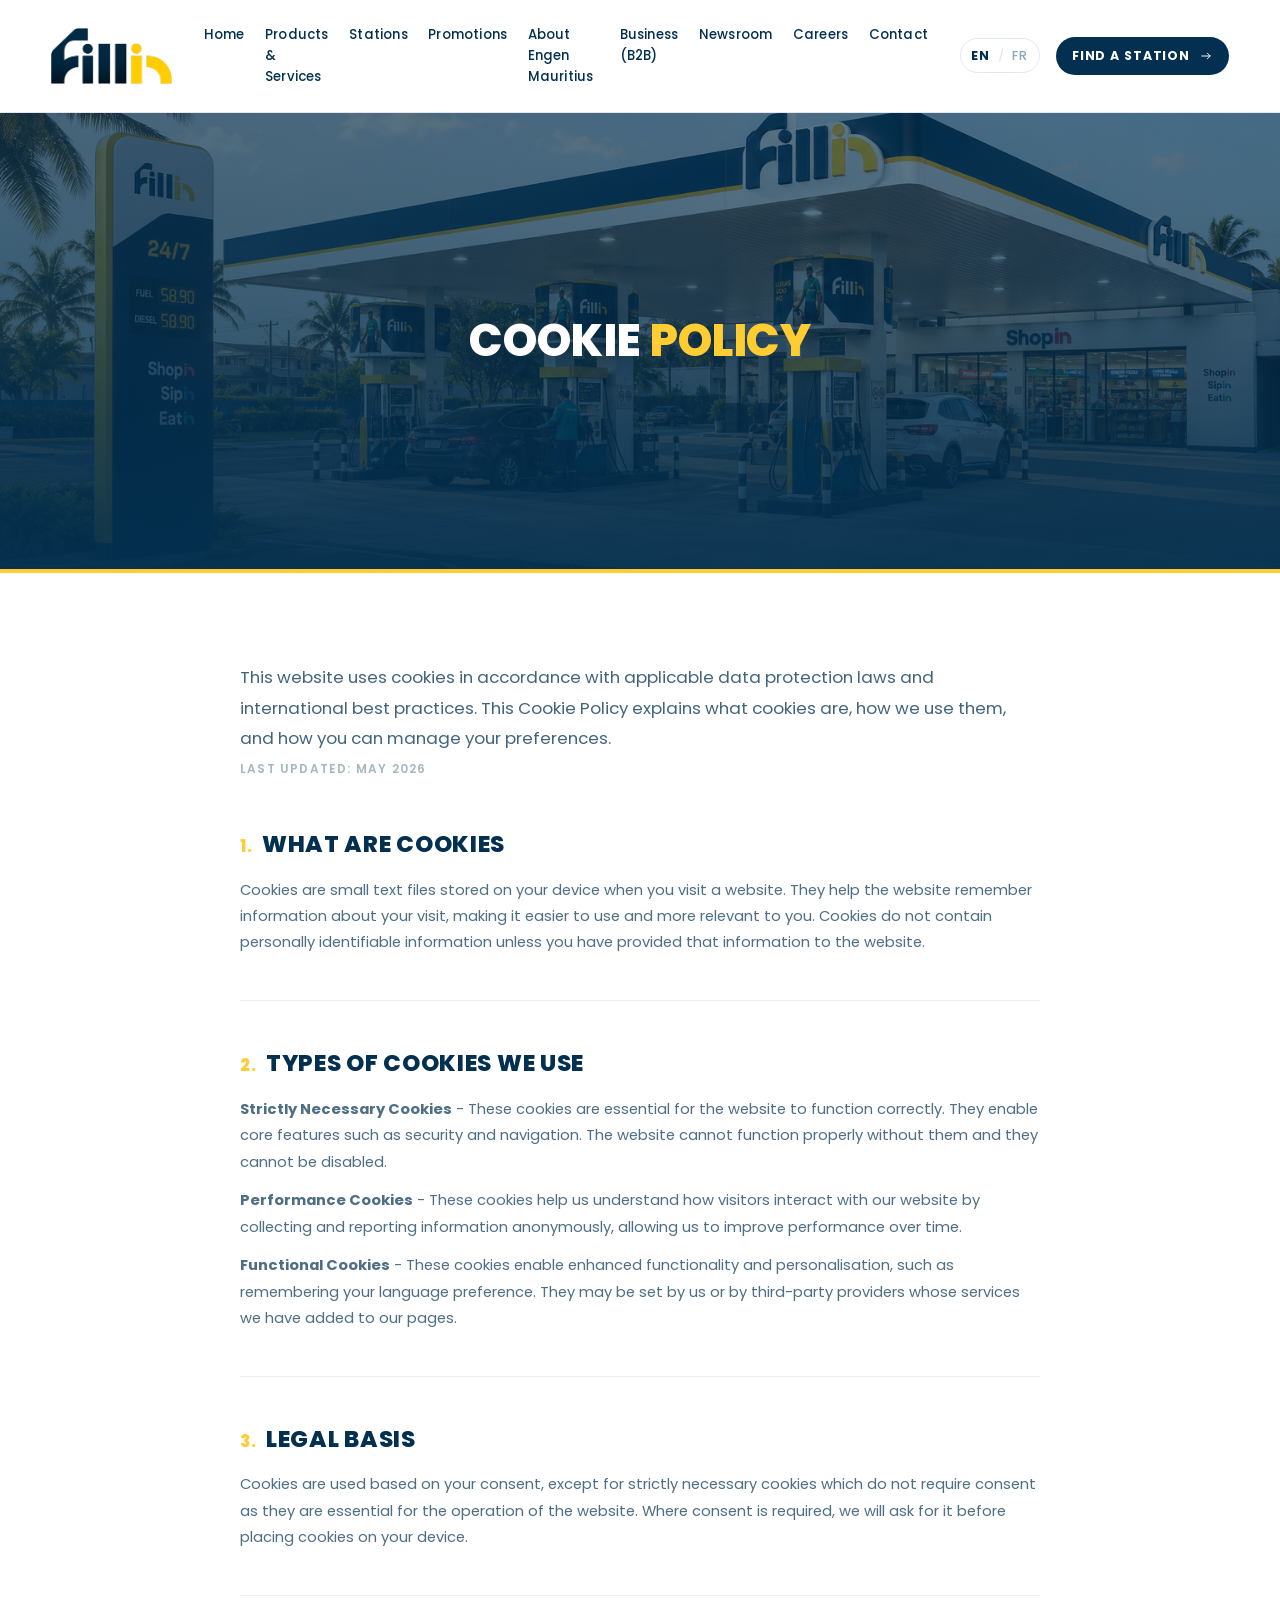
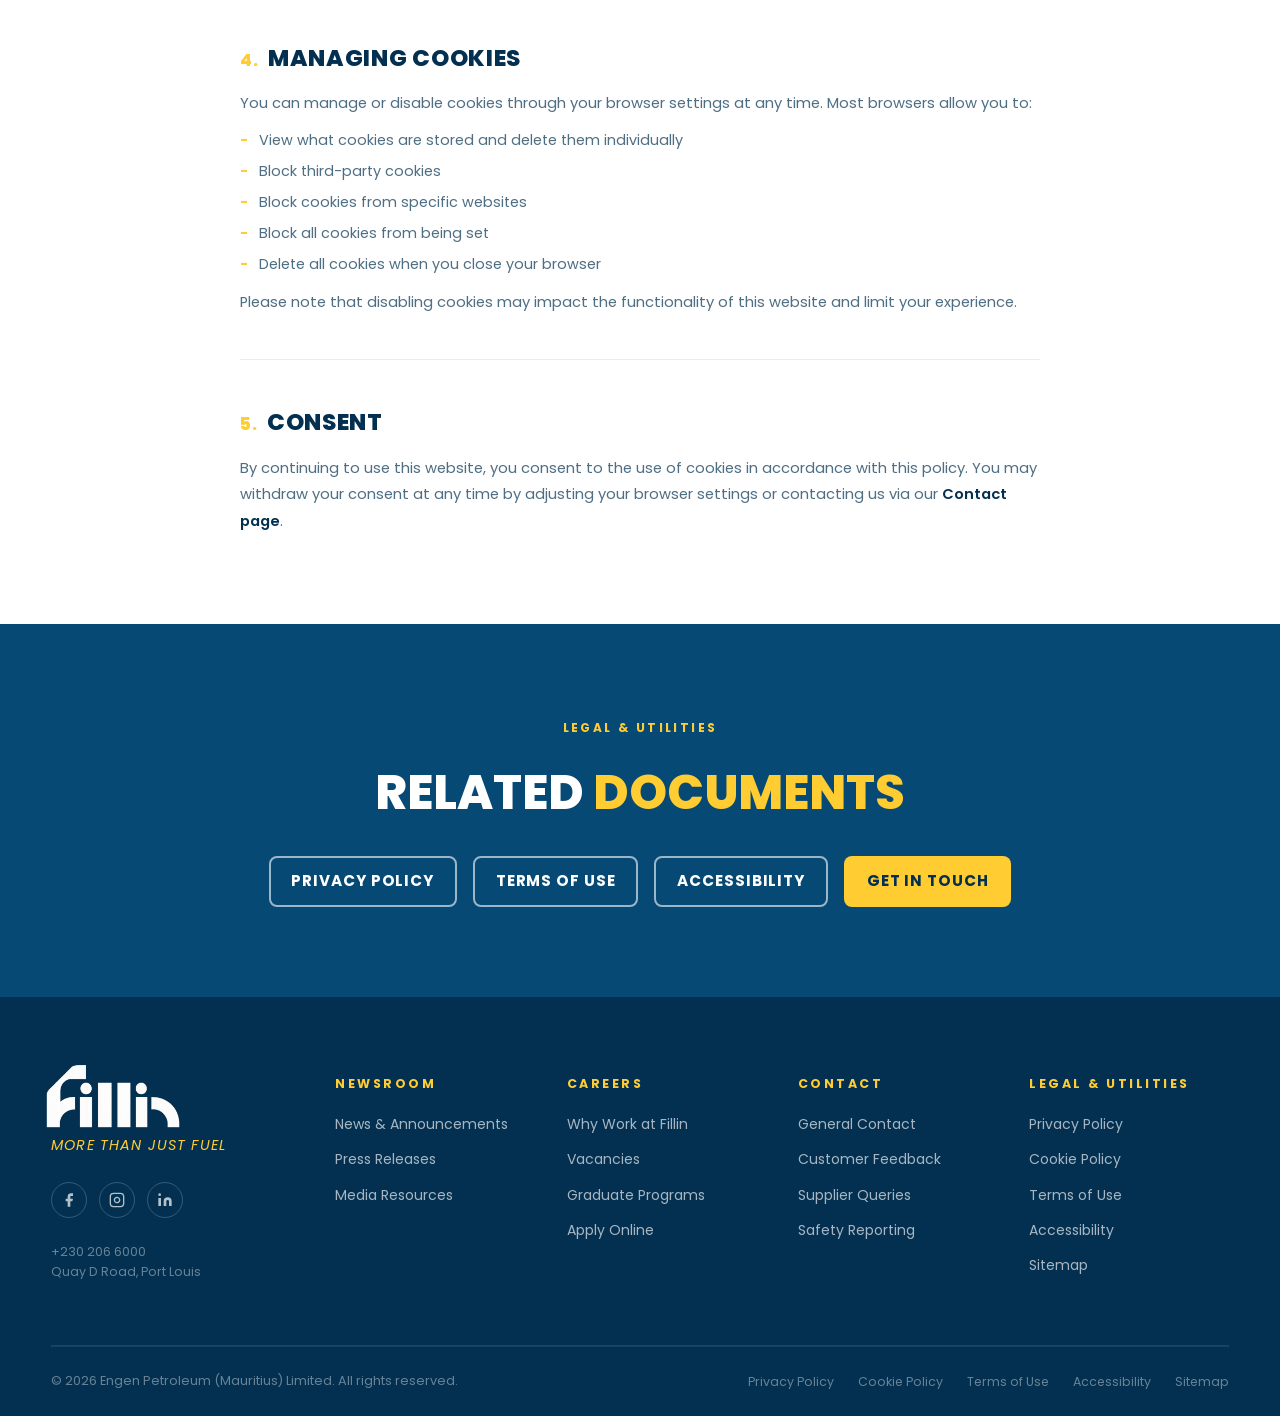
<file: cookie-policy.html>
﻿<!DOCTYPE html>
<html lang="en" data-lang="en">
<head>
  <meta charset="UTF-8">
  <meta name="viewport" content="width=device-width, initial-scale=1.0">
  <meta name="description" content="Engen Mauritius Cookie Policy  -  learn how we use cookies to improve your browsing experience on our website.">
  <meta property="og:title" content="Cookie Policy  -  Engen Mauritius">
  <meta property="og:description" content="How Engen Mauritius uses cookies to improve website functionality and user experience.">
  <meta property="og:type" content="website">
  <meta name="twitter:card" content="summary_large_image">
  <meta name="twitter:title" content="Cookie Policy  -  Engen Mauritius">
  <meta name="twitter:description" content="How Engen Mauritius uses cookies to improve website functionality and user experience.">
  <title>Cookie Policy  -  Engen Mauritius</title>
  <link rel="preconnect" href="https://fonts.googleapis.com">
  <link rel="preconnect" href="https://fonts.gstatic.com" crossorigin>
  <link href="https://fonts.googleapis.com/css2?family=Poppins:ital,wght@0,400;0,500;0,600;0,700;0,800;1,400&display=swap" rel="stylesheet">
  <link rel="stylesheet" href="styles.css">
</head>
<body>

<header class="site-header" id="top">
  <a class="brand" href="index.html" aria-label="Engen Mauritius home">
    <img src="assets/Logo-no-bg.png" alt="Engen Mauritius" class="brand-logo" width="534" height="264">
  </a>
  <nav class="site-nav" aria-label="Primary">
    <a href="index.html" data-en="Home" data-fr="Accueil">Home</a>
    <a href="products.html" data-en="Products &amp; Services" data-fr="Produits &amp; Services">Products &amp; Services</a>
    <a href="stations.html" data-en="Stations" data-fr="Stations">Stations</a>
    <a href="promotions.html" data-en="Promotions" data-fr="Promotions">Promotions</a>
    <a href="about.html" data-en="About Engen Mauritius" data-fr="A propos">About Engen Mauritius</a>
    <a href="b2b.html" data-en="Business (B2B)" data-fr="Entreprises">Business (B2B)</a>
    <a href="newsroom.html" data-en="Newsroom" data-fr="Actualites">Newsroom</a>
    <a href="careers.html" data-en="Careers" data-fr="Carrieres">Careers</a>
    <a href="contact.html" data-en="Contact" data-fr="Contact">Contact</a>
  </nav>
  <div class="site-actions">
    <button class="lang-toggle" aria-label="Change language" data-pressed="en">
      <span class="lang-en">EN</span><span class="lang-sep" aria-hidden="true">/</span><span class="lang-fr">FR</span>
    </button>
    <a href="stations.html" class="btn-find">
      <span data-en="Find A Station" data-fr="Trouver une station">Find A Station</span>
      <svg viewBox="0 0 20 20" width="14" height="14" aria-hidden="true"><path d="M4 10h12M12 6l4 4-4 4" stroke="currentColor" stroke-width="1.4" fill="none" stroke-linecap="round" stroke-linejoin="round"/></svg>
    </a>
    <button class="v2-menu-toggle" id="menuToggle" aria-label="Open menu" aria-expanded="false" aria-controls="mobileNav">
      <svg class="icon-bars" viewBox="0 0 24 24" width="28" height="28" fill="none" stroke="currentColor" stroke-width="2" stroke-linecap="round" aria-hidden="true"><line x1="3" y1="6" x2="21" y2="6"/><line x1="3" y1="12" x2="21" y2="12"/><line x1="3" y1="18" x2="21" y2="18"/></svg>
      <svg class="icon-close" viewBox="0 0 24 24" width="28" height="28" fill="none" stroke="currentColor" stroke-width="2" stroke-linecap="round" aria-hidden="true"><line x1="18" y1="6" x2="6" y2="18"/><line x1="6" y1="6" x2="18" y2="18"/></svg>
    </button>
  </div>
</header>

<nav class="v2-mobile-nav" id="mobileNav" aria-label="Mobile navigation">
  <a href="index.html" data-en="Home" data-fr="Accueil">Home</a>
  <a href="products.html" data-en="Products &amp; Services" data-fr="Produits &amp; Services">Products &amp; Services</a>
  <a href="stations.html" data-en="Stations" data-fr="Stations">Stations</a>
  <a href="promotions.html" data-en="Promotions" data-fr="Promotions">Promotions</a>
  <a href="about.html" data-en="About Engen Mauritius" data-fr="A propos">About Engen Mauritius</a>
  <a href="b2b.html" data-en="Business (B2B)" data-fr="Entreprises">Business (B2B)</a>
  <a href="newsroom.html" data-en="Newsroom" data-fr="Actualites">Newsroom</a>
  <a href="careers.html" data-en="Careers" data-fr="Carrieres">Careers</a>
  <a href="contact.html" data-en="Contact" data-fr="Contact">Contact</a>
  <a href="stations.html" class="v2-mobile-nav__cta">Find A Station</a>
</nav>

<!-- PAGE HERO -->
<section class="v2-page-hero">
  <figure class="v2-page-hero__bg">
    <img src="assets/editorial-forecourt.png" alt="" aria-hidden="true">
  </figure>
  <div class="v2-page-hero__scrim" aria-hidden="true"></div>
  <div class="v2-page-hero__content">
    <div class="v2-wrap">
      <h1 class="v2-page-hero__title anim-fade-up">Cookie <em>Policy</em></h1>
    </div>
  </div>
</section>

<!-- ALL CONTENT  -  single white section -->
<section class="v2-ip-sec v2-ip-sec--white" id="cookie-policy">
  <div class="v2-wrap">
    <div class="v2-legal-wrap anim-fade-up">

      <p class="v2-legal-intro">This website uses cookies in accordance with applicable data protection laws and international best practices. This Cookie Policy explains what cookies are, how we use them, and how you can manage your preferences.</p>
      <p class="v2-legal-updated">Last updated: May 2026</p>

      <div class="v2-legal-section">
        <h2><span class="v2-legal-num">1.</span> What Are Cookies</h2>
        <p>Cookies are small text files stored on your device when you visit a website. They help the website remember information about your visit, making it easier to use and more relevant to you. Cookies do not contain personally identifiable information unless you have provided that information to the website.</p>
      </div>

      <div class="v2-legal-section">
        <h2><span class="v2-legal-num">2.</span> Types of Cookies We Use</h2>
        <p><strong>Strictly Necessary Cookies</strong>  -  These cookies are essential for the website to function correctly. They enable core features such as security and navigation. The website cannot function properly without them and they cannot be disabled.</p>
        <p><strong>Performance Cookies</strong>  -  These cookies help us understand how visitors interact with our website by collecting and reporting information anonymously, allowing us to improve performance over time.</p>
        <p><strong>Functional Cookies</strong>  -  These cookies enable enhanced functionality and personalisation, such as remembering your language preference. They may be set by us or by third-party providers whose services we have added to our pages.</p>
      </div>

      <div class="v2-legal-section">
        <h2><span class="v2-legal-num">3.</span> Legal Basis</h2>
        <p>Cookies are used based on your consent, except for strictly necessary cookies which do not require consent as they are essential for the operation of the website. Where consent is required, we will ask for it before placing cookies on your device.</p>
      </div>

      <div class="v2-legal-section">
        <h2><span class="v2-legal-num">4.</span> Managing Cookies</h2>
        <p>You can manage or disable cookies through your browser settings at any time. Most browsers allow you to:</p>
        <ul class="v2-legal-list">
          <li>View what cookies are stored and delete them individually</li>
          <li>Block third-party cookies</li>
          <li>Block cookies from specific websites</li>
          <li>Block all cookies from being set</li>
          <li>Delete all cookies when you close your browser</li>
        </ul>
        <p>Please note that disabling cookies may impact the functionality of this website and limit your experience.</p>
      </div>

      <div class="v2-legal-section">
        <h2><span class="v2-legal-num">5.</span> Consent</h2>
        <p>By continuing to use this website, you consent to the use of cookies in accordance with this policy. You may withdraw your consent at any time by adjusting your browser settings or contacting us via our <a href="contact.html" style="color:var(--navy-deep);font-weight:600;">Contact page</a>.</p>
      </div>

    </div>
  </div>
</section>

<!-- RELATED DOCUMENTS  -  only CTA -->
<section class="v2-ip-sec v2-ip-sec--navy">
  <div class="v2-wrap" style="text-align:center;">
    <span class="v2-label">Legal &amp; Utilities</span>
    <h2 style="font-family:'Poppins',sans-serif;font-size:clamp(1.8rem,4vw,3rem);font-weight:800;text-transform:uppercase;color:#fff;margin:0.5rem 0 1.5rem;">Related <em style="color:var(--yellow);font-style:normal;">Documents</em></h2>
    <div style="display:flex;gap:1rem;justify-content:center;flex-wrap:wrap;">
      <a href="privacy-policy.html" class="v2-btn v2-btn--ghost">Privacy Policy</a>
      <a href="terms.html" class="v2-btn v2-btn--ghost">Terms of Use</a>
      <a href="accessibility.html" class="v2-btn v2-btn--ghost">Accessibility</a>
      <a href="contact.html" class="v2-btn v2-btn--yellow">Get in Touch</a>
    </div>
  </div>
</section>

<footer class="v2-footer">
  <div class="v2-wrap">
    <div class="v2-footer__top">
      <div class="v2-footer__brand">
        <a href="index.html" aria-label="Engen Mauritius home">
          <img src="assets/Logo-no-bg-white.png" alt="Engen Mauritius" class="v2-footer__logo">
        </a>
        <p class="v2-footer__tagline">More Than Just Fuel</p>
        <div class="v2-footer__social">
          <a href="#" aria-label="Facebook"><svg viewBox="0 0 24 24" fill="currentColor"><path d="M18 2h-3a5 5 0 0 0-5 5v3H7v4h3v8h4v-8h3l1-4h-4V7a1 1 0 0 1 1-1h3z"/></svg></a>
          <a href="#" aria-label="Instagram"><svg viewBox="0 0 24 24" fill="none" stroke="currentColor" stroke-width="2"><rect x="2" y="2" width="20" height="20" rx="5"/><path d="M16 11.37A4 4 0 1 1 12.63 8 4 4 0 0 1 16 11.37z"/><line x1="17.5" y1="6.5" x2="17.51" y2="6.5"/></svg></a>
          <a href="#" aria-label="LinkedIn"><svg viewBox="0 0 24 24" fill="currentColor"><path d="M16 8a6 6 0 0 1 6 6v7h-4v-7a2 2 0 0 0-2-2 2 2 0 0 0-2 2v7h-4v-7a6 6 0 0 1 6-6zM2 9h4v12H2z"/><circle cx="4" cy="4" r="2"/></svg></a>
        </div>
        <p style="font-size:0.78rem;color:rgba(255,255,255,0.4);margin-top:0.5rem;">+230 206 6000<br>Quay D Road, Port Louis</p>
      </div>
      <div class="v2-footer__cols">
        <div class="v2-footer__col">
          <h4>Newsroom</h4>
          <ul>
            <li><a href="newsroom.html">News &amp; Announcements</a></li>
            <li><a href="newsroom.html">Press Releases</a></li>
            <li><a href="newsroom.html">Media Resources</a></li>
          </ul>
        </div>
        <div class="v2-footer__col">
          <h4>Careers</h4>
          <ul>
            <li><a href="careers.html">Why Work at Fillin</a></li>
            <li><a href="careers.html">Vacancies</a></li>
            <li><a href="careers.html">Graduate Programs</a></li>
            <li><a href="mailto:recruitment@engen.mu">Apply Online</a></li>
          </ul>
        </div>
        <div class="v2-footer__col">
          <h4>Contact</h4>
          <ul>
            <li><a href="contact.html">General Contact</a></li>
            <li><a href="contact.html">Customer Feedback</a></li>
            <li><a href="contact.html">Supplier Queries</a></li>
            <li><a href="contact.html">Safety Reporting</a></li>
          </ul>
        </div>
        <div class="v2-footer__col">
          <h4>Legal &amp; Utilities</h4>
          <ul>
            <li><a href="privacy-policy.html">Privacy Policy</a></li>
            <li><a href="cookie-policy.html">Cookie Policy</a></li>
            <li><a href="terms.html">Terms of Use</a></li>
            <li><a href="accessibility.html">Accessibility</a></li>
            <li><a href="#">Sitemap</a></li>
          </ul>
        </div>
      </div>
    </div>
    <div class="v2-footer__bottom">
      <p>&copy; 2026 Engen Petroleum (Mauritius) Limited. All rights reserved.</p>
      <div class="v2-footer__legal">
        <a href="privacy-policy.html">Privacy Policy</a>
        <a href="cookie-policy.html">Cookie Policy</a>
        <a href="terms.html">Terms of Use</a>
        <a href="accessibility.html">Accessibility</a>
        <a href="#">Sitemap</a>
      </div>
    </div>
  </div>
</footer>

<button class="back-to-top" id="backToTop" aria-label="Back to top">
  <svg viewBox="0 0 24 24" fill="none" stroke="currentColor" stroke-width="2.5" stroke-linecap="round" stroke-linejoin="round" aria-hidden="true"><polyline points="18 15 12 9 6 15"/></svg>
</button>
<script src="script.js" defer></script>
</body>
</html>
</file>
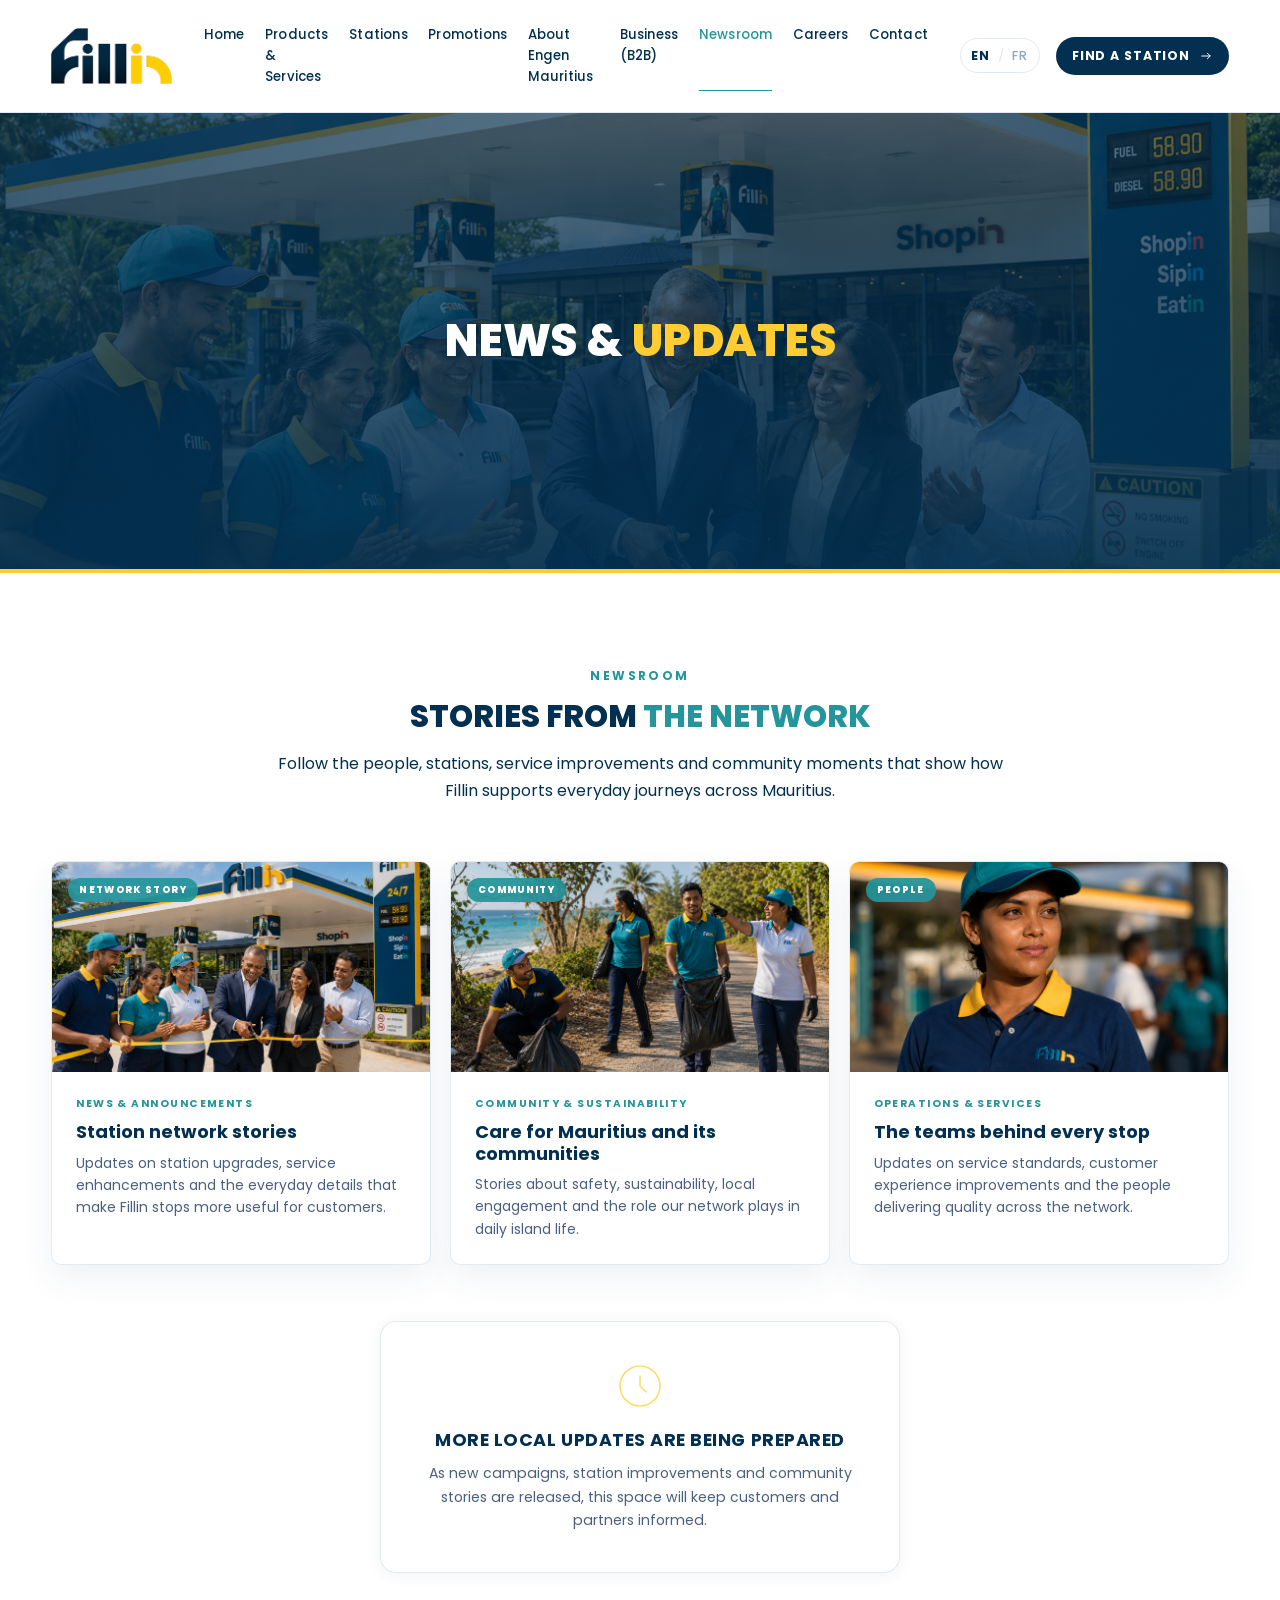
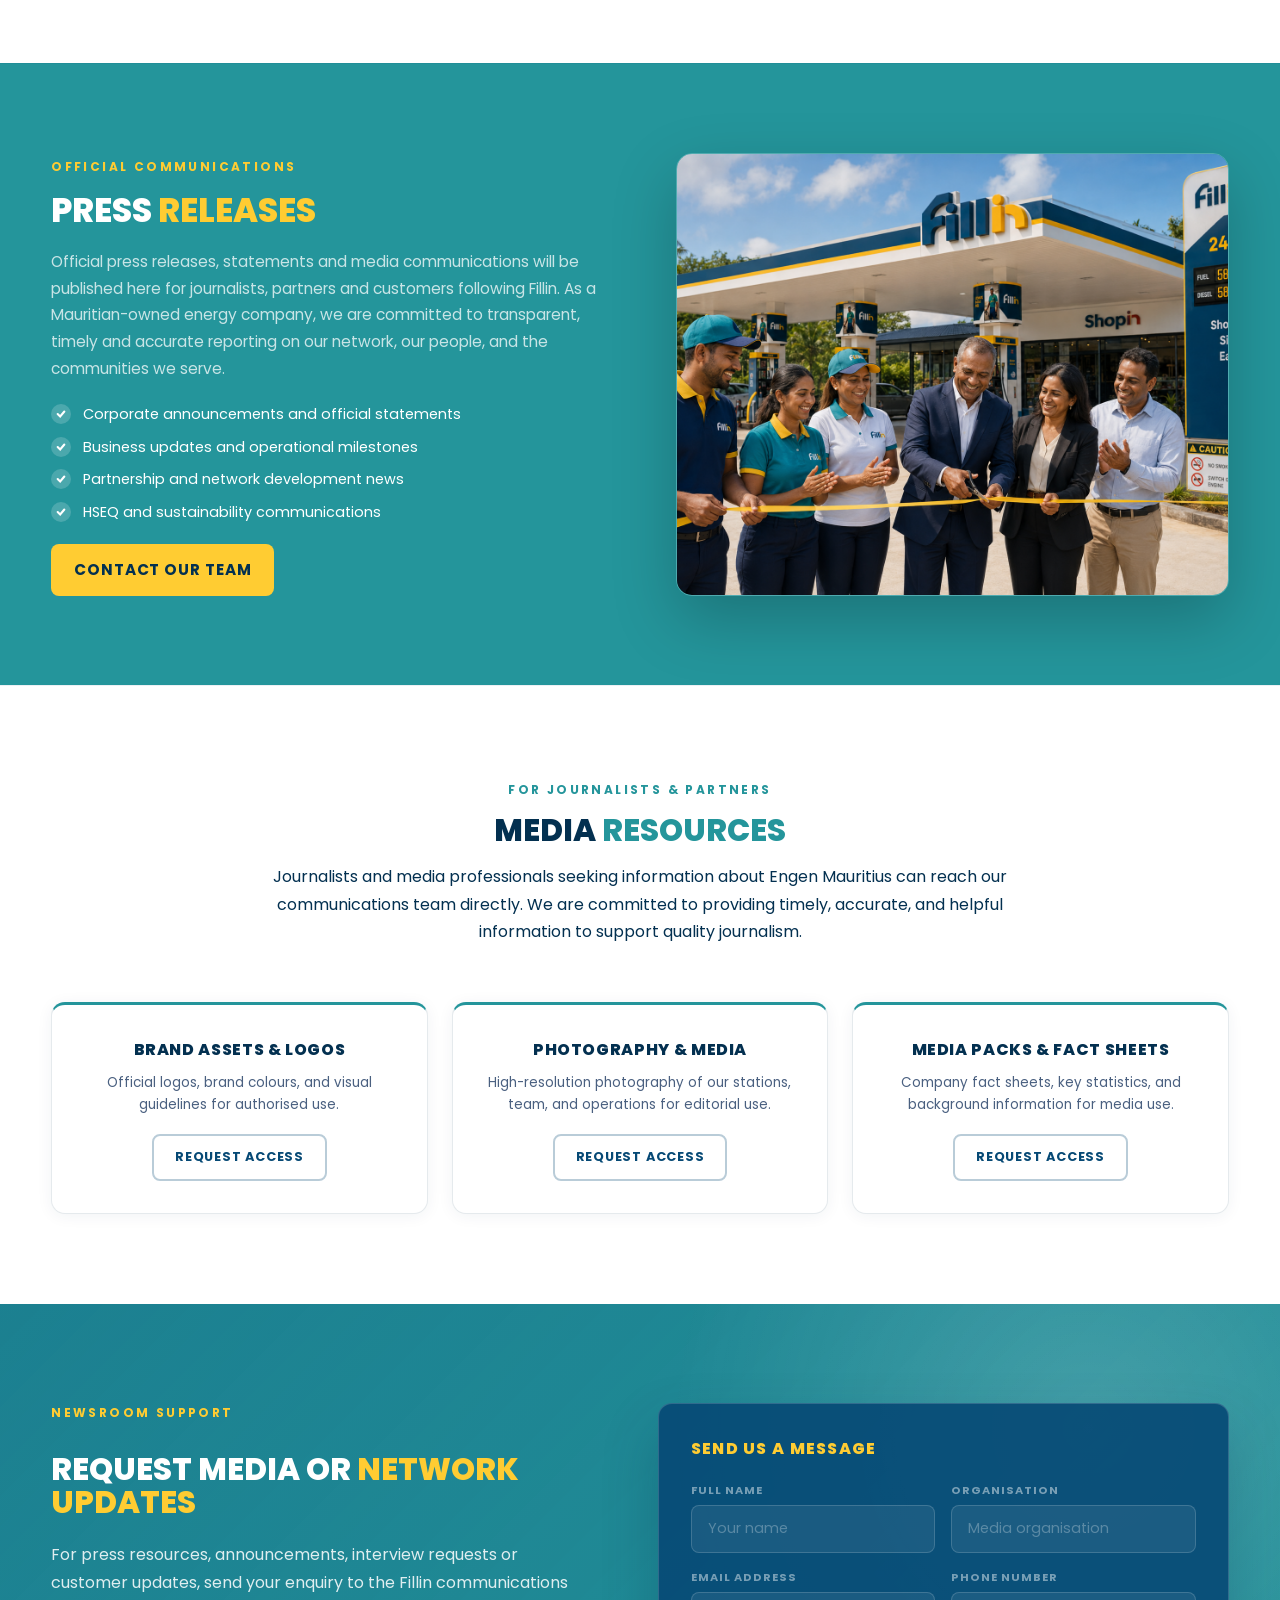
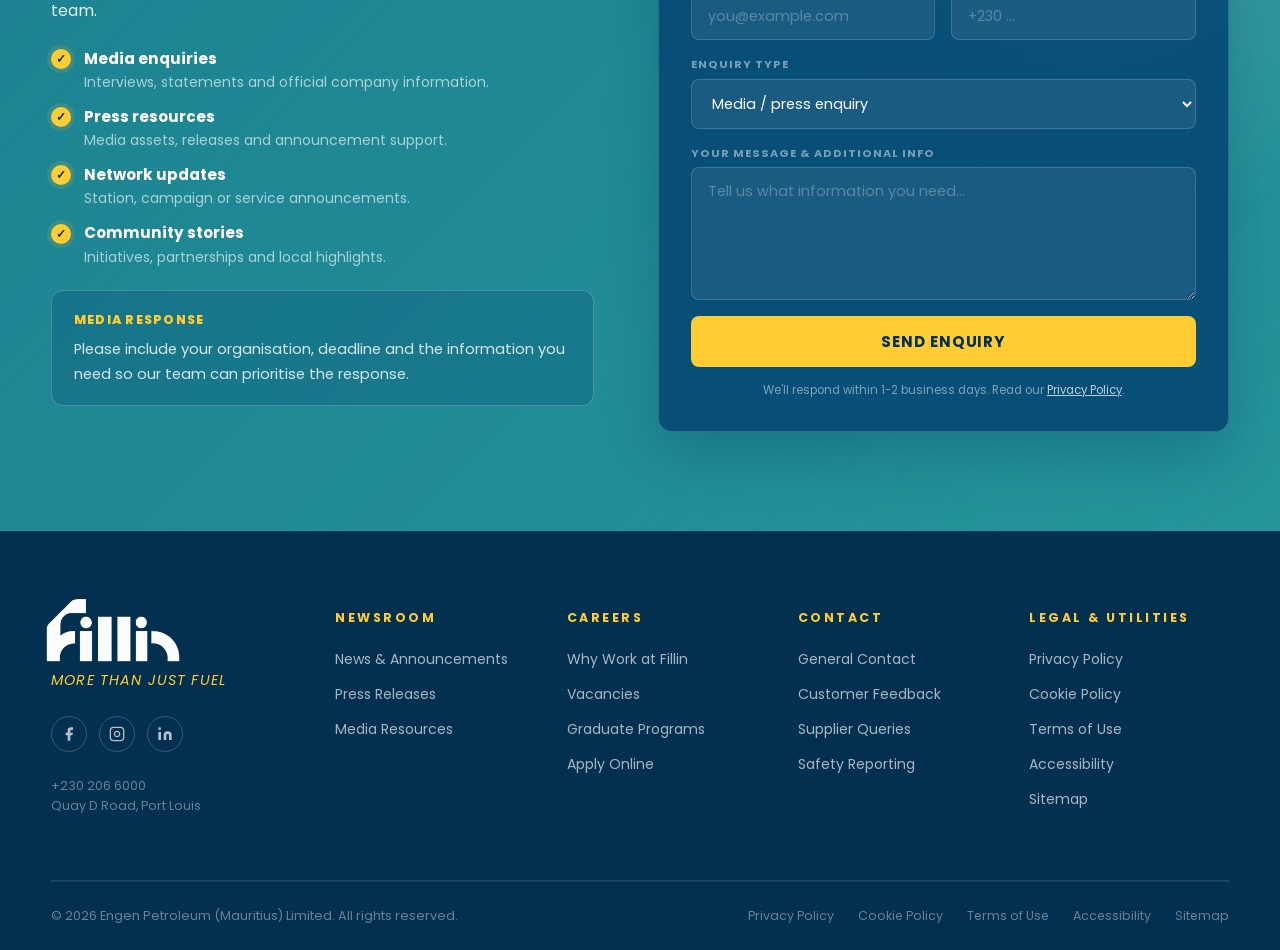
<file: newsroom.html>
﻿<!DOCTYPE html>
<html lang="en" data-lang="en">
<head>
  <meta charset="UTF-8">
  <meta name="viewport" content="width=device-width, initial-scale=1.0">
  <meta name="description" content="Latest Fillin news, service station updates, community highlights, campaigns, and corporate announcements.">
  <meta property="og:title" content="Newsroom - Fillin">
  <meta property="og:description" content="Stay up to date with Fillin news, station updates, campaigns, community initiatives, and corporate announcements.">
  <meta property="og:type" content="website">
  <meta name="twitter:card" content="summary_large_image">
  <meta name="twitter:title" content="Newsroom - Fillin">
  <meta name="twitter:description" content="Stay up to date with Fillin news, station updates, campaigns, community initiatives, and corporate announcements.">
  <title>Newsroom - Fillin</title>
  <link rel="preconnect" href="https://fonts.googleapis.com">
  <link rel="preconnect" href="https://fonts.gstatic.com" crossorigin>
  <link href="https://fonts.googleapis.com/css2?family=Poppins:ital,wght@0,400;0,500;0,600;0,700;0,800;1,400&display=swap" rel="stylesheet">
  <link rel="stylesheet" href="styles.css">
</head>
<body class="page-newsroom">

<!-- ------------------------------------------------------ HEADER -->
<header class="site-header" id="top">
  <a class="brand" href="index.html" aria-label="Engen Mauritius home">
    <img src="assets/Logo-no-bg.png" alt="Engen Mauritius" class="brand-logo" width="534" height="264">
  </a>
  <nav class="site-nav" aria-label="Primary">
    <a href="index.html" data-en="Home" data-fr="Accueil">Home</a>
    <a href="products.html" data-en="Products &amp; Services" data-fr="Produits &amp; Services">Products &amp; Services</a>
    <a href="stations.html" data-en="Stations" data-fr="Stations">Stations</a>
    <a href="promotions.html" data-en="Promotions" data-fr="Promotions">Promotions</a>
    <a href="about.html" data-en="About Engen Mauritius" data-fr="A propos">About Engen Mauritius</a>
    <a href="b2b.html" data-en="Business (B2B)" data-fr="Entreprises">Business (B2B)</a>
    <a href="newsroom.html" aria-current="page" data-en="Newsroom" data-fr="Actualites">Newsroom</a>
    <a href="careers.html" data-en="Careers" data-fr="Carrieres">Careers</a>
    <a href="contact.html" data-en="Contact" data-fr="Contact">Contact</a>
  </nav>
  <div class="site-actions">
    <button class="lang-toggle" aria-label="Change language" data-pressed="en">
      <span class="lang-en">EN</span>
      <span class="lang-sep" aria-hidden="true">/</span>
      <span class="lang-fr">FR</span>
    </button>
    <a href="stations.html" class="btn-find">
      <span data-en="Find A Station" data-fr="Trouver une station">Find A Station</span>
      <svg viewBox="0 0 20 20" width="14" height="14" aria-hidden="true"><path d="M4 10h12M12 6l4 4-4 4" stroke="currentColor" stroke-width="1.4" fill="none" stroke-linecap="round" stroke-linejoin="round"/></svg>
    </a>
    <button class="v2-menu-toggle" id="menuToggle" aria-label="Open menu" aria-expanded="false" aria-controls="mobileNav">
      <svg class="icon-bars" viewBox="0 0 24 24" width="28" height="28" fill="none" stroke="currentColor" stroke-width="2" stroke-linecap="round" aria-hidden="true"><line x1="3" y1="6" x2="21" y2="6"/><line x1="3" y1="12" x2="21" y2="12"/><line x1="3" y1="18" x2="21" y2="18"/></svg>
      <svg class="icon-close" viewBox="0 0 24 24" width="28" height="28" fill="none" stroke="currentColor" stroke-width="2" stroke-linecap="round" aria-hidden="true"><line x1="18" y1="6" x2="6" y2="18"/><line x1="6" y1="6" x2="18" y2="18"/></svg>
    </button>
  </div>
</header>

<nav class="v2-mobile-nav" id="mobileNav" aria-label="Mobile navigation">
  <a href="index.html">Home</a>
  <a href="products.html">Products &amp; Services</a>
  <a href="stations.html">Stations</a>
  <a href="promotions.html">Promotions</a>
  <a href="about.html">About Engen Mauritius</a>
  <a href="b2b.html">Business (B2B)</a>
  <a href="newsroom.html" aria-current="page">Newsroom</a>
  <a href="careers.html">Careers</a>
  <a href="contact.html">Contact</a>
  <a href="stations.html" class="v2-mobile-nav__cta">Find A Station</a>
</nav>

<!-- ------------------------------------------------------ PAGE HERO -->
<section class="v2-page-hero">
  <figure class="v2-page-hero__bg">
    <img src="assets/newsroom-opening.png" alt="" aria-hidden="true">
  </figure>
  <div class="v2-page-hero__scrim" aria-hidden="true"></div>
  <div class="v2-page-hero__content">
    <div class="v2-wrap">
      <h1 class="v2-page-hero__title anim-fade-up">News &amp; <em>Updates</em></h1>
    </div>
  </div>
</section>

<!-- ------------------------------------------------------ NEWS & ANNOUNCEMENTS -->
<section class="v2-ip-sec v2-ip-sec--white" id="news">
  <div class="v2-wrap">

    <div class="v2-ip-head anim-fade-up">
      <span class="v2-label">Newsroom</span>
      <h2>Stories from <em>the network</em></h2>
      <p class="v2-ip-head__lead">Follow the people, stations, service improvements and community moments that show how Fillin supports everyday journeys across Mauritius.</p>
    </div>

    <div class="v2-news-grid" data-stagger="0.1">

      <!-- Card 1 -->
      <div class="v2-news-card anim-scale-in">
        <div class="v2-news-card__thumb">
          <img src="assets/newsroom-opening.png" alt="Fillin station opening">
          <span class="v2-news-card__badge">Network Story</span>
        </div>
        <div class="v2-news-card__body">
          <span class="v2-news-card__cat">News &amp; Announcements</span>
          <h3 class="v2-news-card__title">Station network stories</h3>
          <p class="v2-news-card__excerpt">Updates on station upgrades, service enhancements and the everyday details that make Fillin stops more useful for customers.</p>
        </div>
      </div>

      <!-- Card 2 -->
      <div class="v2-news-card anim-scale-in">
        <div class="v2-news-card__thumb">
          <img src="assets/news-cleanup.png" alt="Community initiative">
          <span class="v2-news-card__badge">Community</span>
        </div>
        <div class="v2-news-card__body">
          <span class="v2-news-card__cat">Community &amp; Sustainability</span>
          <h3 class="v2-news-card__title">Care for Mauritius and its communities</h3>
          <p class="v2-news-card__excerpt">Stories about safety, sustainability, local engagement and the role our network plays in daily island life.</p>
        </div>
      </div>

      <!-- Card 3 -->
      <div class="v2-news-card anim-scale-in">
        <div class="v2-news-card__thumb">
          <img src="assets/news-attendant.png" alt="Engen team">
          <span class="v2-news-card__badge">People</span>
        </div>
        <div class="v2-news-card__body">
          <span class="v2-news-card__cat">Operations &amp; Services</span>
          <h3 class="v2-news-card__title">The teams behind every stop</h3>
          <p class="v2-news-card__excerpt">Updates on service standards, customer experience improvements and the people delivering quality across the network.</p>
        </div>
      </div>

    </div>

    <!-- Newsroom publishing notice -->
    <div class="v2-news-empty anim-fade-up">
      <svg viewBox="0 0 48 48" fill="none" stroke="var(--yellow)" stroke-width="1.6" stroke-linecap="round" stroke-linejoin="round" width="48" height="48"><circle cx="24" cy="24" r="20"/><path d="M24 14v10l6 6"/></svg>
      <p class="v2-news-empty__title">More local updates are being prepared</p>
      <p class="v2-news-empty__sub">As new campaigns, station improvements and community stories are released, this space will keep customers and partners informed.</p>
    </div>

  </div>
</section>

<!-- ------------------------------------------------------ PRESS RELEASES -->
<section class="v2-ip-sec v2-ip-sec--teal" id="press-releases">
  <div class="v2-wrap">

    <div class="v2-about-split">

      <div class="v2-about-split__copy anim-fade-left" style="justify-content:space-between;">
        <div>
          <span class="v2-label">Official Communications</span>
          <h2 class="v2-split-h2">Press <em>Releases</em></h2>
          <p class="v2-split-lead">Official press releases, statements and media communications will be published here for journalists, partners and customers following Fillin. As a Mauritian-owned energy company, we are committed to transparent, timely and accurate reporting on our network, our people, and the communities we serve.</p>
        </div>
        <ul class="v2-feat-list">
          <li><span class="v2-feat-list__chk" aria-hidden="true"><svg viewBox="0 0 12 12" fill="none" stroke="currentColor" stroke-width="2.5" stroke-linecap="round" width="10" height="10"><polyline points="2 6 5 9 10 3"/></svg></span>Corporate announcements and official statements</li>
          <li><span class="v2-feat-list__chk" aria-hidden="true"><svg viewBox="0 0 12 12" fill="none" stroke="currentColor" stroke-width="2.5" stroke-linecap="round" width="10" height="10"><polyline points="2 6 5 9 10 3"/></svg></span>Business updates and operational milestones</li>
          <li><span class="v2-feat-list__chk" aria-hidden="true"><svg viewBox="0 0 12 12" fill="none" stroke="currentColor" stroke-width="2.5" stroke-linecap="round" width="10" height="10"><polyline points="2 6 5 9 10 3"/></svg></span>Partnership and network development news</li>
          <li><span class="v2-feat-list__chk" aria-hidden="true"><svg viewBox="0 0 12 12" fill="none" stroke="currentColor" stroke-width="2.5" stroke-linecap="round" width="10" height="10"><polyline points="2 6 5 9 10 3"/></svg></span>HSEQ and sustainability communications</li>
        </ul>
        <a href="contact.html" class="v2-btn v2-btn--yellow" style="align-self:flex-start;">Contact Our Team</a>
      </div>

      <div class="v2-about-split__img v2-pr-img anim-fade-right">
        <img src="assets/newsroom-opening.png" alt="Engen Mauritius official communications" loading="lazy">
      </div>

    </div>

  </div>
</section>

<!-- ------------------------------------------------------ MEDIA RESOURCES -->
<section class="v2-ip-sec v2-ip-sec--white" id="media-resources">
  <div class="v2-wrap">

    <div class="v2-ip-head anim-fade-up">
      <span class="v2-label">For Journalists &amp; Partners</span>
      <h2>Media <em>Resources</em></h2>
      <p class="v2-ip-head__lead">Journalists and media professionals seeking information about Engen Mauritius can reach our communications team directly. We are committed to providing timely, accurate, and helpful information to support quality journalism.</p>
    </div>

    <div class="v2-stat-grid" data-stagger="0.1">

      <div class="v2-stat-card">
        <h3>Brand Assets &amp; Logos</h3>
        <p>Official logos, brand colours, and visual guidelines for authorised use.</p>
        <a href="contact.html" class="v2-btn v2-btn--sm v2-btn--outline-navy">Request Access</a>
      </div>

      <div class="v2-stat-card">
        <h3>Photography &amp; Media</h3>
        <p>High-resolution photography of our stations, team, and operations for editorial use.</p>
        <a href="contact.html" class="v2-btn v2-btn--sm v2-btn--outline-navy">Request Access</a>
      </div>

      <div class="v2-stat-card">
        <h3>Media Packs &amp; Fact Sheets</h3>
        <p>Company fact sheets, key statistics, and background information for media use.</p>
        <a href="contact.html" class="v2-btn v2-btn--sm v2-btn--outline-navy">Request Access</a>
      </div>

    </div>

  </div>
</section>


<!-- ------------------------------------------------------ CTA BANNER -->
<section class="v2-page-enquiry" id="page-enquiry">
  <div class="v2-wrap">
    <div class="v2-page-enquiry__grid">
      <div class="v2-page-enquiry__copy anim-fade-left">
        <span class="v2-label">Newsroom support</span>
        <h2>Request media or <em>network updates</em></h2>
        <p>For press resources, announcements, interview requests or customer updates, send your enquiry to the Fillin communications team.</p>
        <ul class="v2-page-enquiry__checks">
          <li><div><strong>Media enquiries</strong><span>Interviews, statements and official company information.</span></div></li>
          <li><div><strong>Press resources</strong><span>Media assets, releases and announcement support.</span></div></li>
          <li><div><strong>Network updates</strong><span>Station, campaign or service announcements.</span></div></li>
          <li><div><strong>Community stories</strong><span>Initiatives, partnerships and local highlights.</span></div></li>
        </ul>
        <div class="v2-page-enquiry__note">
          <strong>Media response</strong>
          <p>Please include your organisation, deadline and the information you need so our team can prioritise the response.</p>
        </div>
      </div>
      <div class="v2-page-enquiry__form anim-fade-right" data-enquiry-box>
        <h3>Send us a message</h3>
        <form class="js-enquiry-form" data-default-enquiry="media">
          <div class="v2-page-enquiry__row">
            <div class="v2-quote-field"><label for="newsName">Full name</label><input id="newsName" class="v2-quote-input" type="text" placeholder="Your name" required></div>
            <div class="v2-quote-field"><label for="newsCompany">Organisation</label><input id="newsCompany" class="v2-quote-input" type="text" placeholder="Media organisation"></div>
          </div>
          <div class="v2-page-enquiry__row">
            <div class="v2-quote-field"><label for="newsEmail">Email address</label><input id="newsEmail" class="v2-quote-input" type="email" placeholder="you@example.com" required></div>
            <div class="v2-quote-field"><label for="newsPhone">Phone number</label><input id="newsPhone" class="v2-quote-input" type="tel" placeholder="+230 ..."></div>
          </div>
          <div class="v2-quote-field">
            <label for="newsType">Enquiry type</label>
            <select id="newsType" class="v2-quote-input v2-quote-select" data-enquiry-type required>
              <option value="media">Media / press enquiry</option>
              <option value="general">Network update</option>
              <option value="quickshopCafe">Campaign / retail update</option>
              <option value="safety">HSEQ / safety information</option>
            </select>
          </div>
          <div class="v2-quote-field"><label for="newsMsg">Your Message &amp; Additional Info</label><textarea id="newsMsg" class="v2-quote-input" rows="5" placeholder="Tell us what information you need..." required></textarea></div>
          <button type="submit" class="v2-btn v2-btn--yellow v2-btn--full" data-enquiry-submit>Send enquiry</button>
        </form>
        <p class="v2-page-enquiry__privacy">We'll respond within 1-2 business days. Read our <a href="privacy-policy.html">Privacy Policy</a>.</p>
      </div>
    </div>
  </div>
</section>

<!-- ------------------------------------------------------ FOOTER -->
<footer class="v2-footer">
  <div class="v2-wrap">
    <div class="v2-footer__top">
      <div class="v2-footer__brand">
        <a href="index.html" aria-label="Engen Mauritius home">
          <img src="assets/Logo-no-bg-white.png" alt="Engen Mauritius" class="v2-footer__logo">
        </a>
        <p class="v2-footer__tagline">More Than Just Fuel</p>
        <div class="v2-footer__social">
          <a href="#" aria-label="Facebook"><svg viewBox="0 0 24 24" fill="currentColor"><path d="M18 2h-3a5 5 0 0 0-5 5v3H7v4h3v8h4v-8h3l1-4h-4V7a1 1 0 0 1 1-1h3z"/></svg></a>
          <a href="#" aria-label="Instagram"><svg viewBox="0 0 24 24" fill="none" stroke="currentColor" stroke-width="2"><rect x="2" y="2" width="20" height="20" rx="5"/><path d="M16 11.37A4 4 0 1 1 12.63 8 4 4 0 0 1 16 11.37z"/><line x1="17.5" y1="6.5" x2="17.51" y2="6.5"/></svg></a>
          <a href="#" aria-label="LinkedIn"><svg viewBox="0 0 24 24" fill="currentColor"><path d="M16 8a6 6 0 0 1 6 6v7h-4v-7a2 2 0 0 0-2-2 2 2 0 0 0-2 2v7h-4v-7a6 6 0 0 1 6-6zM2 9h4v12H2z"/><circle cx="4" cy="4" r="2"/></svg></a>
        </div>
        <p class="v2-footer__contact-meta">+230 206 6000<br>Quay D Road, Port Louis</p>
      </div>
      <div class="v2-footer__cols">
        <div class="v2-footer__col">
          <h4>Newsroom</h4>
          <ul>
            <li><a href="newsroom.html#news">News &amp; Announcements</a></li>
            <li><a href="newsroom.html#press-releases">Press Releases</a></li>
            <li><a href="newsroom.html#media-resources">Media Resources</a></li>
          </ul>
        </div>
        <div class="v2-footer__col">
          <h4>Careers</h4>
          <ul>
            <li><a href="careers.html#why-us">Why Work at Fillin</a></li>
            <li><a href="careers.html#vacancies">Vacancies</a></li>
            <li><a href="careers.html#programs">Graduate Programs</a></li>
            <li><a href="mailto:recruitment@engen.mu">Apply Online</a></li>
          </ul>
        </div>
        <div class="v2-footer__col">
          <h4>Contact</h4>
          <ul>
            <li><a href="contact.html#contact-form">General Contact</a></li>
            <li><a href="contact.html#contact-form">Customer Feedback</a></li>
            <li><a href="contact.html#departments">Supplier Queries</a></li>
            <li><a href="contact.html#departments">Safety Reporting</a></li>
          </ul>
        </div>
        <div class="v2-footer__col">
          <h4>Legal &amp; Utilities</h4>
          <ul>
            <li><a href="privacy-policy.html">Privacy Policy</a></li>
            <li><a href="cookie-policy.html">Cookie Policy</a></li>
            <li><a href="terms.html">Terms of Use</a></li>
            <li><a href="accessibility.html">Accessibility</a></li>
            <li><a href="#">Sitemap</a></li>
          </ul>
        </div>
      </div>
    </div>
    <div class="v2-footer__bottom">
      <p>&copy; 2026 Engen Petroleum (Mauritius) Limited. All rights reserved.</p>
      <div class="v2-footer__legal">
        <a href="privacy-policy.html">Privacy Policy</a>
        <a href="cookie-policy.html">Cookie Policy</a>
        <a href="terms.html">Terms of Use</a>
        <a href="accessibility.html">Accessibility</a>
        <a href="#">Sitemap</a>
      </div>
    </div>
  </div>
</footer>

<button class="back-to-top" id="backToTop" aria-label="Back to top">
  <svg viewBox="0 0 24 24" fill="none" stroke="currentColor" stroke-width="2.5" stroke-linecap="round" stroke-linejoin="round" aria-hidden="true"><polyline points="18 15 12 9 6 15"/></svg>
</button>
<script src="script.js" defer></script>
<script>
(function () {
  const btn = document.getElementById('backToTop');
  window.addEventListener('scroll', () => {
    btn.classList.toggle('is-visible', window.scrollY > 400);
  }, { passive: true });
  btn.addEventListener('click', () => window.scrollTo({ top: 0, behavior: 'smooth' }));
})();
</script>
</body>
</html>
</file>
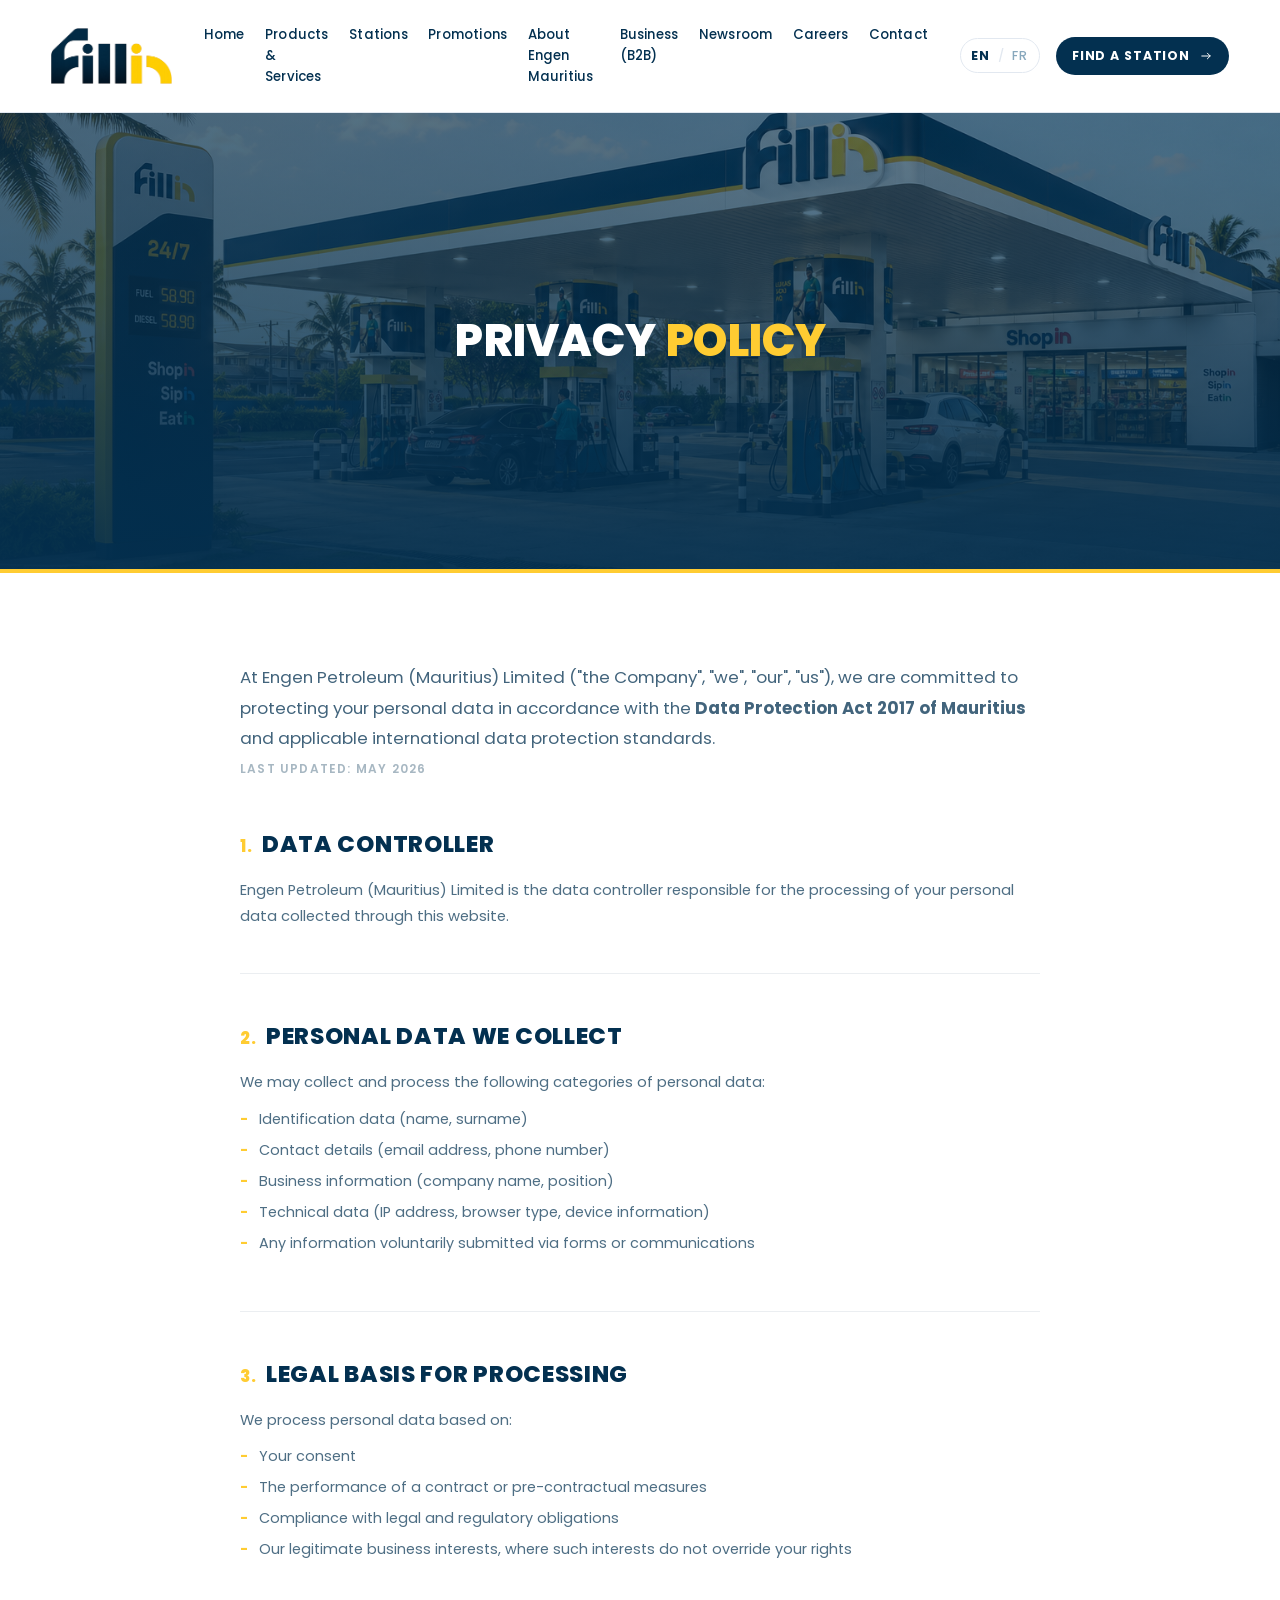
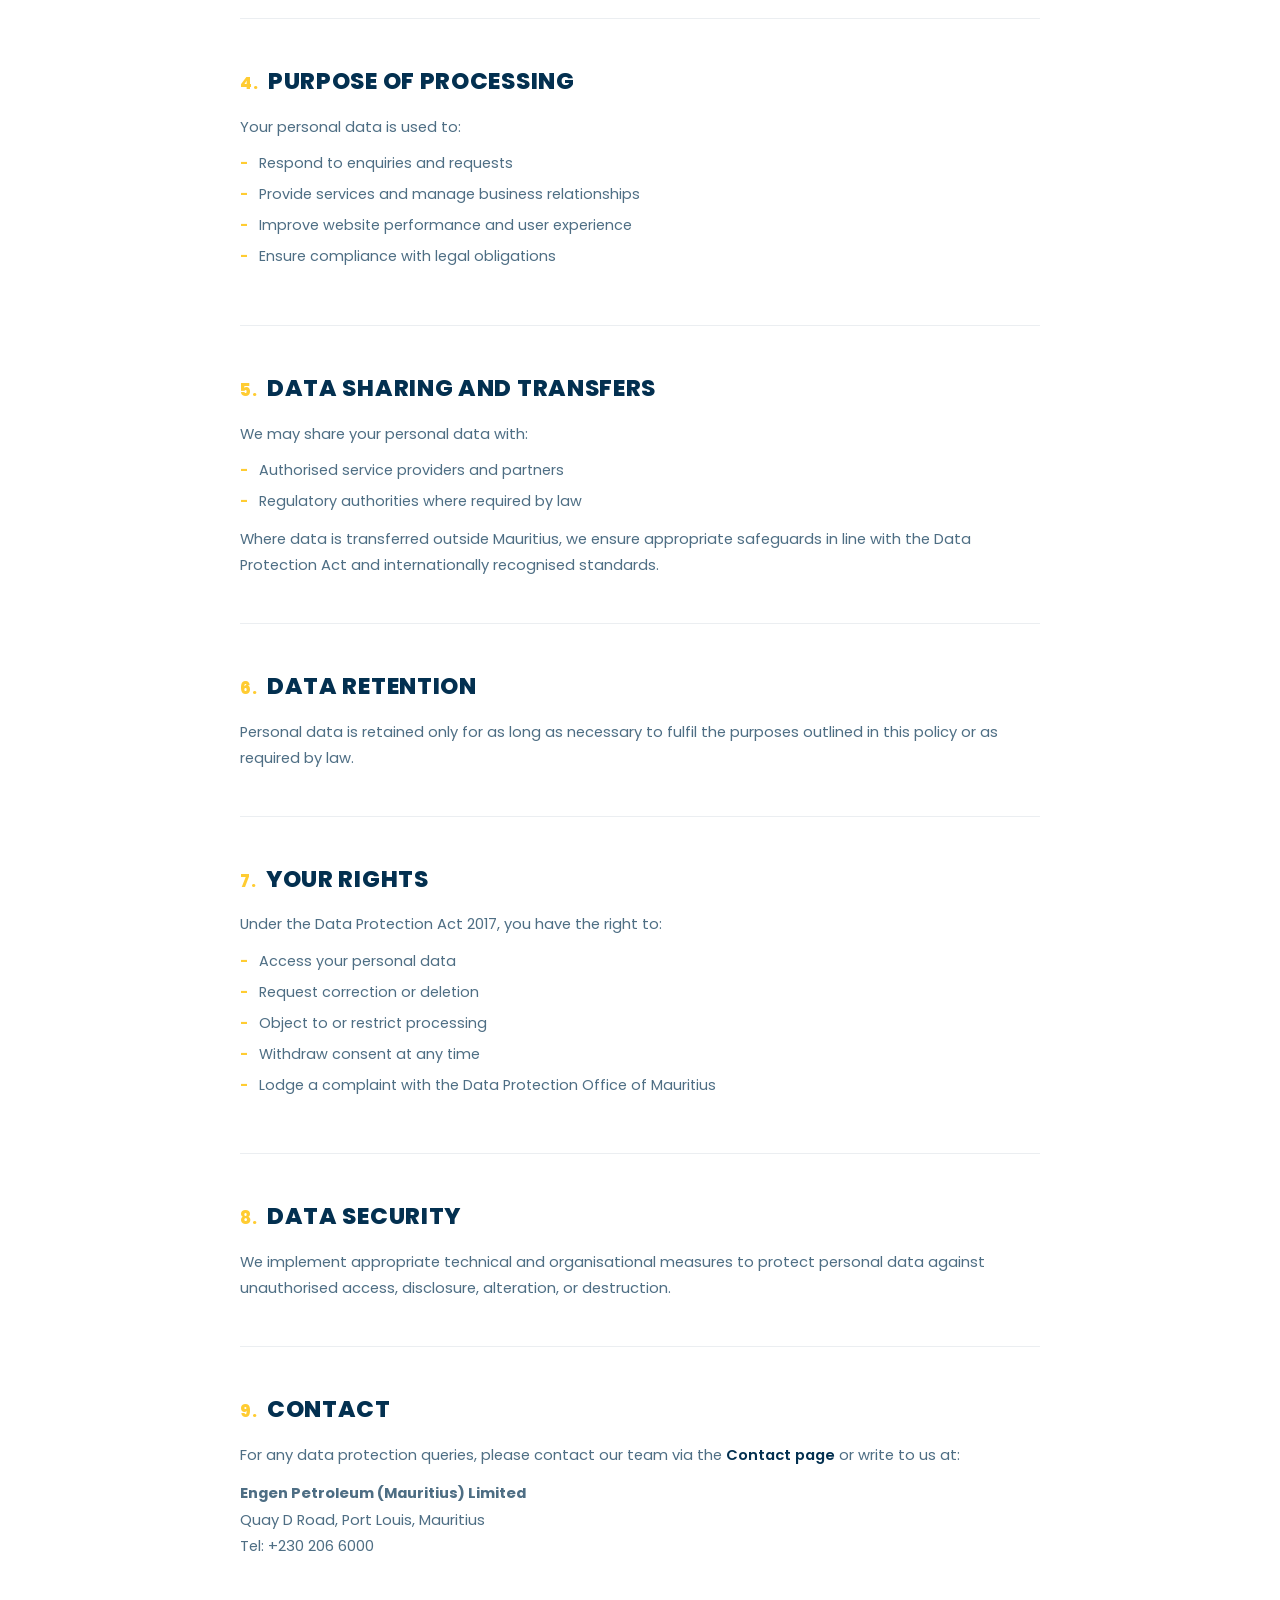
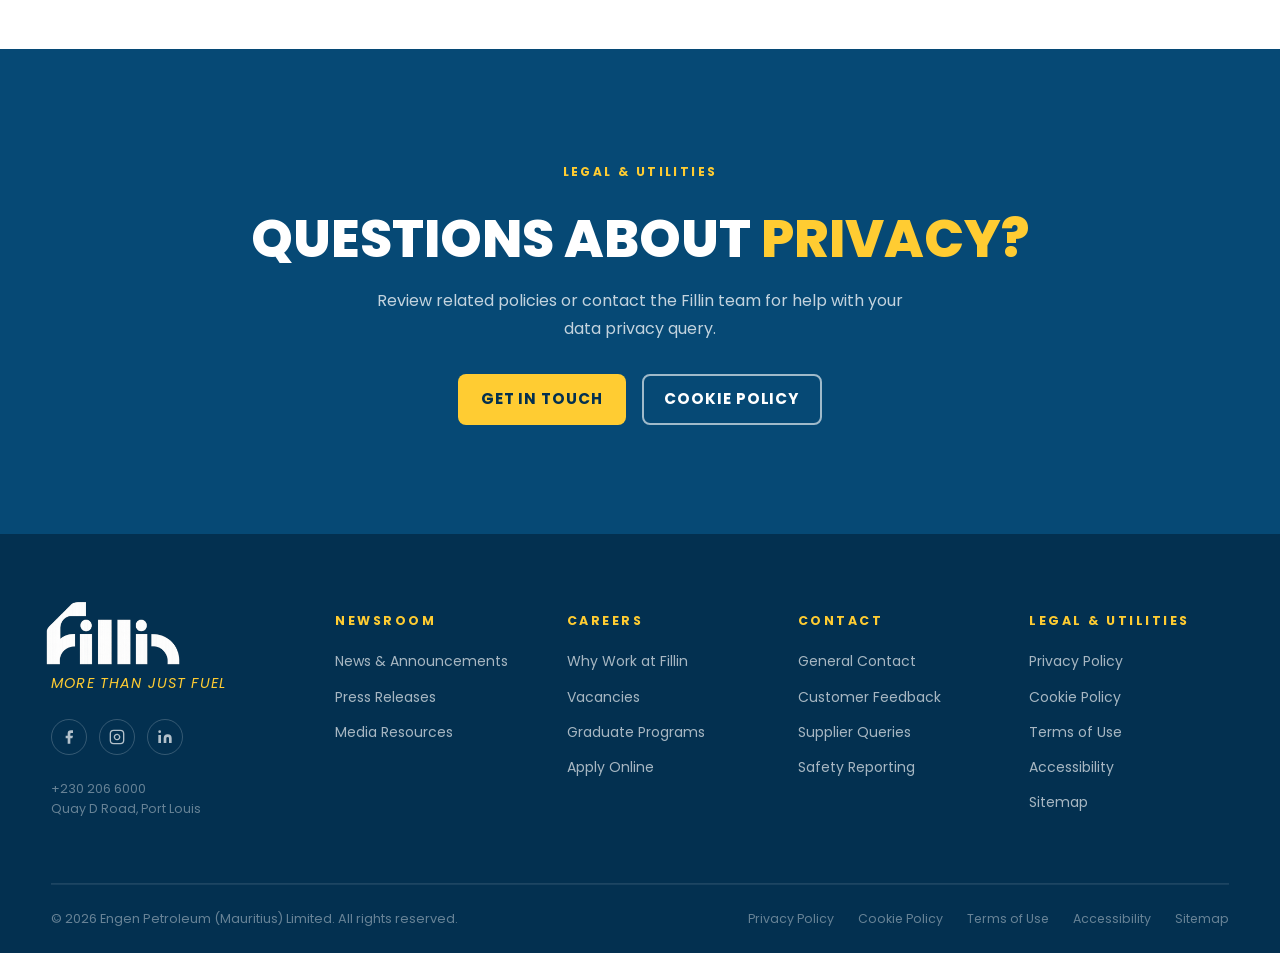
<file: privacy-policy.html>
﻿<!DOCTYPE html>
<html lang="en" data-lang="en">
<head>
  <meta charset="UTF-8">
  <meta name="viewport" content="width=device-width, initial-scale=1.0">
  <meta name="description" content="Read the Engen Mauritius Privacy Policy  -  how we collect, use, and protect your personal data in line with Mauritian data protection legislation.">
  <meta property="og:title" content="Privacy Policy  -  Engen Mauritius">
  <meta property="og:description" content="Engen Mauritius Privacy Policy  -  your data, your rights, and how we keep your information safe.">
  <meta property="og:type" content="website">
  <meta name="twitter:card" content="summary_large_image">
  <meta name="twitter:title" content="Privacy Policy  -  Engen Mauritius">
  <meta name="twitter:description" content="Engen Mauritius Privacy Policy  -  your data, your rights, and how we keep your information safe.">
  <title>Privacy Policy  -  Engen Mauritius</title>
  <link rel="preconnect" href="https://fonts.googleapis.com">
  <link rel="preconnect" href="https://fonts.gstatic.com" crossorigin>
  <link href="https://fonts.googleapis.com/css2?family=Poppins:ital,wght@0,400;0,500;0,600;0,700;0,800;1,400&display=swap" rel="stylesheet">
  <link rel="stylesheet" href="styles.css">
</head>
<body>

<header class="site-header" id="top">
  <a class="brand" href="index.html" aria-label="Engen Mauritius home">
    <img src="assets/Logo-no-bg.png" alt="Engen Mauritius" class="brand-logo" width="534" height="264">
  </a>
  <nav class="site-nav" aria-label="Primary">
    <a href="index.html" data-en="Home" data-fr="Accueil">Home</a>
    <a href="products.html" data-en="Products &amp; Services" data-fr="Produits &amp; Services">Products &amp; Services</a>
    <a href="stations.html" data-en="Stations" data-fr="Stations">Stations</a>
    <a href="promotions.html" data-en="Promotions" data-fr="Promotions">Promotions</a>
    <a href="about.html" data-en="About Engen Mauritius" data-fr="A propos">About Engen Mauritius</a>
    <a href="b2b.html" data-en="Business (B2B)" data-fr="Entreprises">Business (B2B)</a>
    <a href="newsroom.html" data-en="Newsroom" data-fr="Actualites">Newsroom</a>
    <a href="careers.html" data-en="Careers" data-fr="Carrieres">Careers</a>
    <a href="contact.html" data-en="Contact" data-fr="Contact">Contact</a>
  </nav>
  <div class="site-actions">
    <button class="lang-toggle" aria-label="Change language" data-pressed="en">
      <span class="lang-en">EN</span><span class="lang-sep" aria-hidden="true">/</span><span class="lang-fr">FR</span>
    </button>
    <a href="stations.html" class="btn-find">
      <span data-en="Find A Station" data-fr="Trouver une station">Find A Station</span>
      <svg viewBox="0 0 20 20" width="14" height="14" aria-hidden="true"><path d="M4 10h12M12 6l4 4-4 4" stroke="currentColor" stroke-width="1.4" fill="none" stroke-linecap="round" stroke-linejoin="round"/></svg>
    </a>
    <button class="v2-menu-toggle" id="menuToggle" aria-label="Open menu" aria-expanded="false" aria-controls="mobileNav">
      <svg class="icon-bars" viewBox="0 0 24 24" width="28" height="28" fill="none" stroke="currentColor" stroke-width="2" stroke-linecap="round" aria-hidden="true"><line x1="3" y1="6" x2="21" y2="6"/><line x1="3" y1="12" x2="21" y2="12"/><line x1="3" y1="18" x2="21" y2="18"/></svg>
      <svg class="icon-close" viewBox="0 0 24 24" width="28" height="28" fill="none" stroke="currentColor" stroke-width="2" stroke-linecap="round" aria-hidden="true"><line x1="18" y1="6" x2="6" y2="18"/><line x1="6" y1="6" x2="18" y2="18"/></svg>
    </button>
  </div>
</header>

<nav class="v2-mobile-nav" id="mobileNav" aria-label="Mobile navigation">
  <a href="index.html" data-en="Home" data-fr="Accueil">Home</a>
  <a href="products.html" data-en="Products &amp; Services" data-fr="Produits &amp; Services">Products &amp; Services</a>
  <a href="stations.html" data-en="Stations" data-fr="Stations">Stations</a>
  <a href="promotions.html" data-en="Promotions" data-fr="Promotions">Promotions</a>
  <a href="about.html" data-en="About Engen Mauritius" data-fr="A propos">About Engen Mauritius</a>
  <a href="b2b.html" data-en="Business (B2B)" data-fr="Entreprises">Business (B2B)</a>
  <a href="newsroom.html" data-en="Newsroom" data-fr="Actualites">Newsroom</a>
  <a href="careers.html" data-en="Careers" data-fr="Carrieres">Careers</a>
  <a href="contact.html" data-en="Contact" data-fr="Contact">Contact</a>
  <a href="stations.html" class="v2-mobile-nav__cta">Find A Station</a>
</nav>

<!-- PAGE HERO -->
<section class="v2-page-hero">
  <figure class="v2-page-hero__bg">
    <img src="assets/editorial-forecourt.png" alt="" aria-hidden="true">
  </figure>
  <div class="v2-page-hero__scrim" aria-hidden="true"></div>
  <div class="v2-page-hero__content">
    <div class="v2-wrap">
      <h1 class="v2-page-hero__title anim-fade-up">Privacy <em>Policy</em></h1>
    </div>
  </div>
</section>

<!-- ALL CONTENT  -  single white section -->
<section class="v2-ip-sec v2-ip-sec--white" id="privacy-policy">
  <div class="v2-wrap">
    <div class="v2-legal-wrap anim-fade-up">

      <p class="v2-legal-intro">At Engen Petroleum (Mauritius) Limited ("the Company", "we", "our", "us"), we are committed to protecting your personal data in accordance with the <strong>Data Protection Act 2017 of Mauritius</strong> and applicable international data protection standards.</p>
      <p class="v2-legal-updated">Last updated: May 2026</p>

      <div class="v2-legal-section">
        <h2><span class="v2-legal-num">1.</span> Data Controller</h2>
        <p>Engen Petroleum (Mauritius) Limited is the data controller responsible for the processing of your personal data collected through this website.</p>
      </div>

      <div class="v2-legal-section">
        <h2><span class="v2-legal-num">2.</span> Personal Data We Collect</h2>
        <p>We may collect and process the following categories of personal data:</p>
        <ul class="v2-legal-list">
          <li>Identification data (name, surname)</li>
          <li>Contact details (email address, phone number)</li>
          <li>Business information (company name, position)</li>
          <li>Technical data (IP address, browser type, device information)</li>
          <li>Any information voluntarily submitted via forms or communications</li>
        </ul>
      </div>

      <div class="v2-legal-section">
        <h2><span class="v2-legal-num">3.</span> Legal Basis for Processing</h2>
        <p>We process personal data based on:</p>
        <ul class="v2-legal-list">
          <li>Your consent</li>
          <li>The performance of a contract or pre-contractual measures</li>
          <li>Compliance with legal and regulatory obligations</li>
          <li>Our legitimate business interests, where such interests do not override your rights</li>
        </ul>
      </div>

      <div class="v2-legal-section">
        <h2><span class="v2-legal-num">4.</span> Purpose of Processing</h2>
        <p>Your personal data is used to:</p>
        <ul class="v2-legal-list">
          <li>Respond to enquiries and requests</li>
          <li>Provide services and manage business relationships</li>
          <li>Improve website performance and user experience</li>
          <li>Ensure compliance with legal obligations</li>
        </ul>
      </div>

      <div class="v2-legal-section">
        <h2><span class="v2-legal-num">5.</span> Data Sharing and Transfers</h2>
        <p>We may share your personal data with:</p>
        <ul class="v2-legal-list">
          <li>Authorised service providers and partners</li>
          <li>Regulatory authorities where required by law</li>
        </ul>
        <p>Where data is transferred outside Mauritius, we ensure appropriate safeguards in line with the Data Protection Act and internationally recognised standards.</p>
      </div>

      <div class="v2-legal-section">
        <h2><span class="v2-legal-num">6.</span> Data Retention</h2>
        <p>Personal data is retained only for as long as necessary to fulfil the purposes outlined in this policy or as required by law.</p>
      </div>

      <div class="v2-legal-section">
        <h2><span class="v2-legal-num">7.</span> Your Rights</h2>
        <p>Under the Data Protection Act 2017, you have the right to:</p>
        <ul class="v2-legal-list">
          <li>Access your personal data</li>
          <li>Request correction or deletion</li>
          <li>Object to or restrict processing</li>
          <li>Withdraw consent at any time</li>
          <li>Lodge a complaint with the Data Protection Office of Mauritius</li>
        </ul>
      </div>

      <div class="v2-legal-section">
        <h2><span class="v2-legal-num">8.</span> Data Security</h2>
        <p>We implement appropriate technical and organisational measures to protect personal data against unauthorised access, disclosure, alteration, or destruction.</p>
      </div>

      <div class="v2-legal-section">
        <h2><span class="v2-legal-num">9.</span> Contact</h2>
        <p>For any data protection queries, please contact our team via the <a href="contact.html" style="color:var(--navy-deep);font-weight:600;">Contact page</a> or write to us at:</p>
        <p><strong>Engen Petroleum (Mauritius) Limited</strong><br>Quay D Road, Port Louis, Mauritius<br>Tel: +230 206 6000</p>
      </div>

    </div>
  </div>
</section>

<!-- RELATED DOCUMENTS  -  only CTA -->
<section class="v2-final-cta">
  <div class="v2-wrap">
    <div class="v2-final-cta__inner anim-fade-up">
      <span class="v2-label">Legal &amp; Utilities</span>
      <h2>Questions about <em>privacy?</em></h2>
      <p>Review related policies or contact the Fillin team for help with your data privacy query.</p>
      <div class="v2-final-cta__actions">
        <a href="contact.html" class="v2-btn v2-btn--yellow">Get in touch</a>
        <a href="cookie-policy.html" class="v2-btn v2-btn--ghost">Cookie Policy</a>
      </div>
    </div>
  </div>
</section>

<footer class="v2-footer">
  <div class="v2-wrap">
    <div class="v2-footer__top">
      <div class="v2-footer__brand">
        <a href="index.html" aria-label="Engen Mauritius home">
          <img src="assets/Logo-no-bg-white.png" alt="Engen Mauritius" class="v2-footer__logo">
        </a>
        <p class="v2-footer__tagline">More Than Just Fuel</p>
        <div class="v2-footer__social">
          <a href="#" aria-label="Facebook"><svg viewBox="0 0 24 24" fill="currentColor"><path d="M18 2h-3a5 5 0 0 0-5 5v3H7v4h3v8h4v-8h3l1-4h-4V7a1 1 0 0 1 1-1h3z"/></svg></a>
          <a href="#" aria-label="Instagram"><svg viewBox="0 0 24 24" fill="none" stroke="currentColor" stroke-width="2"><rect x="2" y="2" width="20" height="20" rx="5"/><path d="M16 11.37A4 4 0 1 1 12.63 8 4 4 0 0 1 16 11.37z"/><line x1="17.5" y1="6.5" x2="17.51" y2="6.5"/></svg></a>
          <a href="#" aria-label="LinkedIn"><svg viewBox="0 0 24 24" fill="currentColor"><path d="M16 8a6 6 0 0 1 6 6v7h-4v-7a2 2 0 0 0-2-2 2 2 0 0 0-2 2v7h-4v-7a6 6 0 0 1 6-6zM2 9h4v12H2z"/><circle cx="4" cy="4" r="2"/></svg></a>
        </div>
        <p style="font-size:0.78rem;color:rgba(255,255,255,0.4);margin-top:0.5rem;">+230 206 6000<br>Quay D Road, Port Louis</p>
      </div>
      <div class="v2-footer__cols">
        <div class="v2-footer__col">
          <h4>Newsroom</h4>
          <ul>
            <li><a href="newsroom.html">News &amp; Announcements</a></li>
            <li><a href="newsroom.html">Press Releases</a></li>
            <li><a href="newsroom.html">Media Resources</a></li>
          </ul>
        </div>
        <div class="v2-footer__col">
          <h4>Careers</h4>
          <ul>
            <li><a href="careers.html">Why Work at Fillin</a></li>
            <li><a href="careers.html">Vacancies</a></li>
            <li><a href="careers.html">Graduate Programs</a></li>
            <li><a href="mailto:recruitment@engen.mu">Apply Online</a></li>
          </ul>
        </div>
        <div class="v2-footer__col">
          <h4>Contact</h4>
          <ul>
            <li><a href="contact.html">General Contact</a></li>
            <li><a href="contact.html">Customer Feedback</a></li>
            <li><a href="contact.html">Supplier Queries</a></li>
            <li><a href="contact.html">Safety Reporting</a></li>
          </ul>
        </div>
        <div class="v2-footer__col">
          <h4>Legal &amp; Utilities</h4>
          <ul>
            <li><a href="privacy-policy.html">Privacy Policy</a></li>
            <li><a href="cookie-policy.html">Cookie Policy</a></li>
            <li><a href="terms.html">Terms of Use</a></li>
            <li><a href="accessibility.html">Accessibility</a></li>
            <li><a href="#">Sitemap</a></li>
          </ul>
        </div>
      </div>
    </div>
    <div class="v2-footer__bottom">
      <p>&copy; 2026 Engen Petroleum (Mauritius) Limited. All rights reserved.</p>
      <div class="v2-footer__legal">
        <a href="privacy-policy.html">Privacy Policy</a>
        <a href="cookie-policy.html">Cookie Policy</a>
        <a href="terms.html">Terms of Use</a>
        <a href="accessibility.html">Accessibility</a>
        <a href="#">Sitemap</a>
      </div>
    </div>
  </div>
</footer>

<button class="back-to-top" id="backToTop" aria-label="Back to top">
  <svg viewBox="0 0 24 24" fill="none" stroke="currentColor" stroke-width="2.5" stroke-linecap="round" stroke-linejoin="round" aria-hidden="true"><polyline points="18 15 12 9 6 15"/></svg>
</button>
<script src="script.js" defer></script>
</body>
</html>
</file>
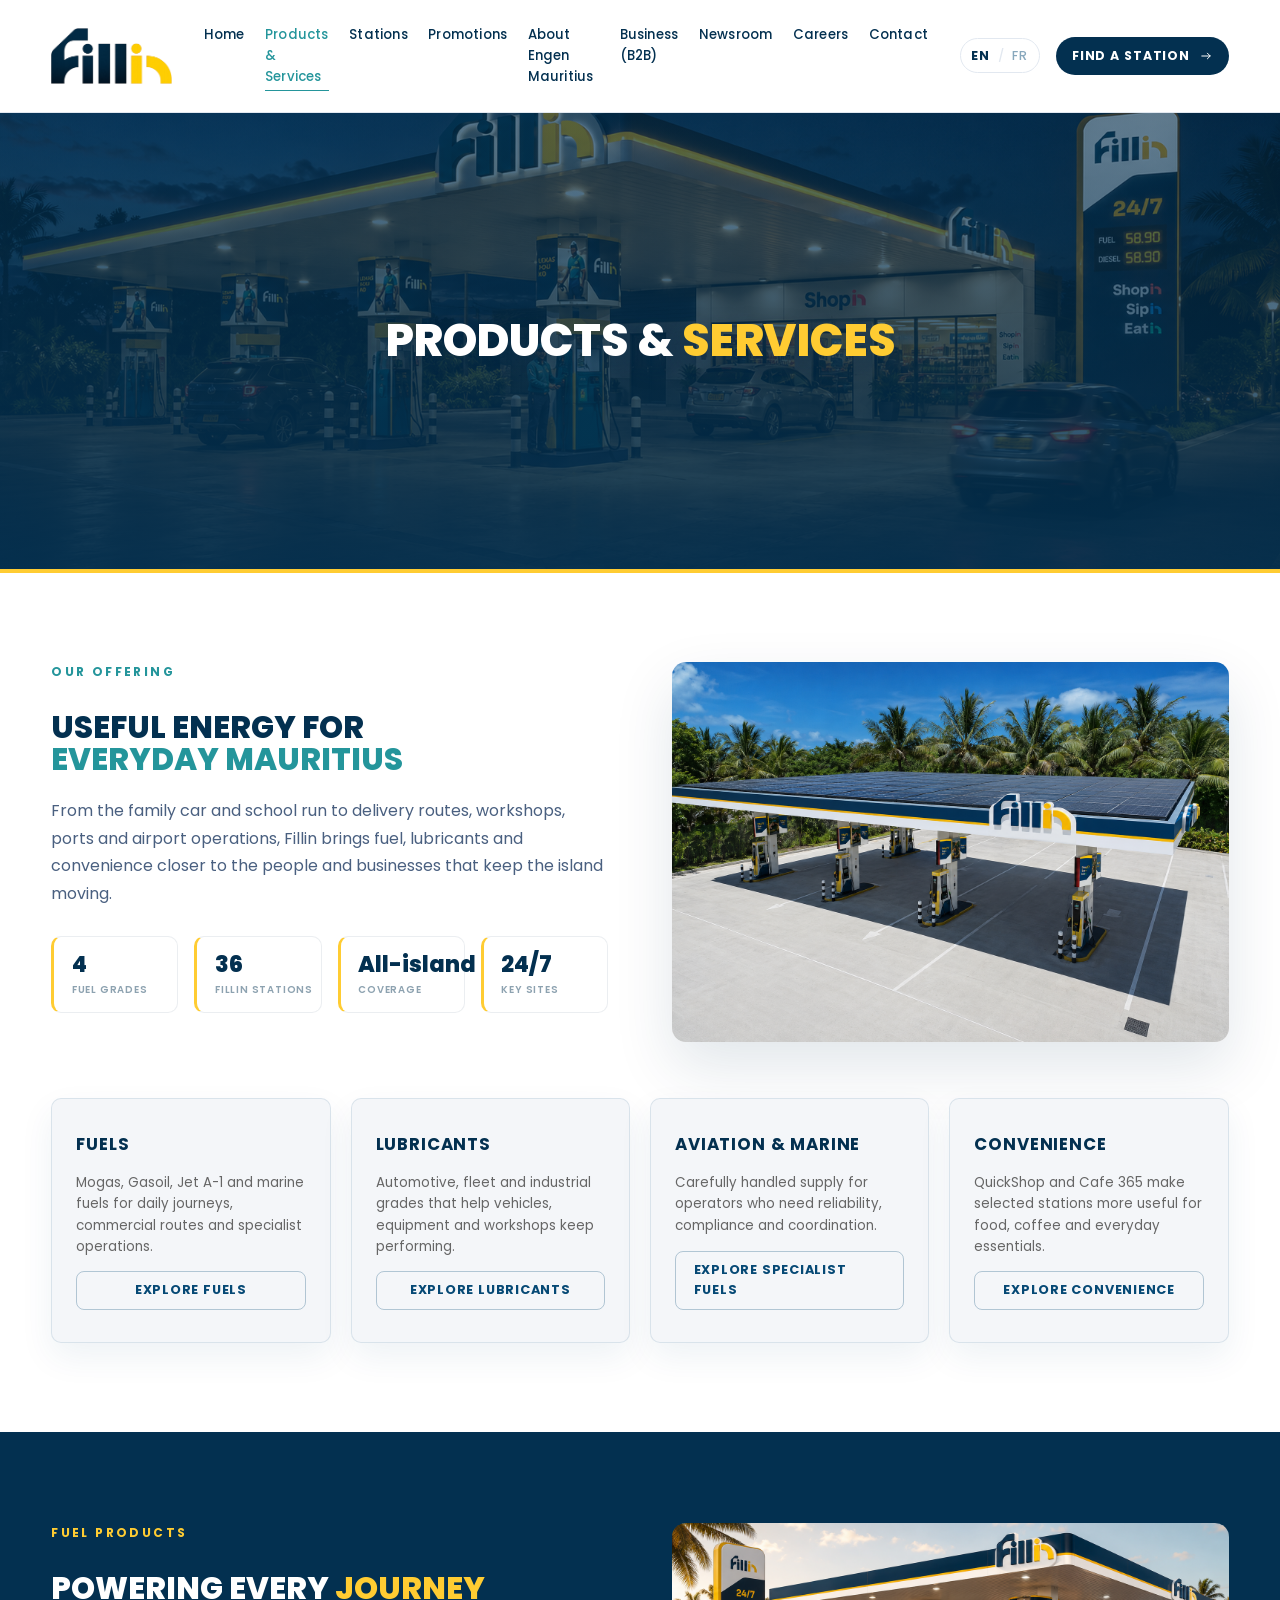
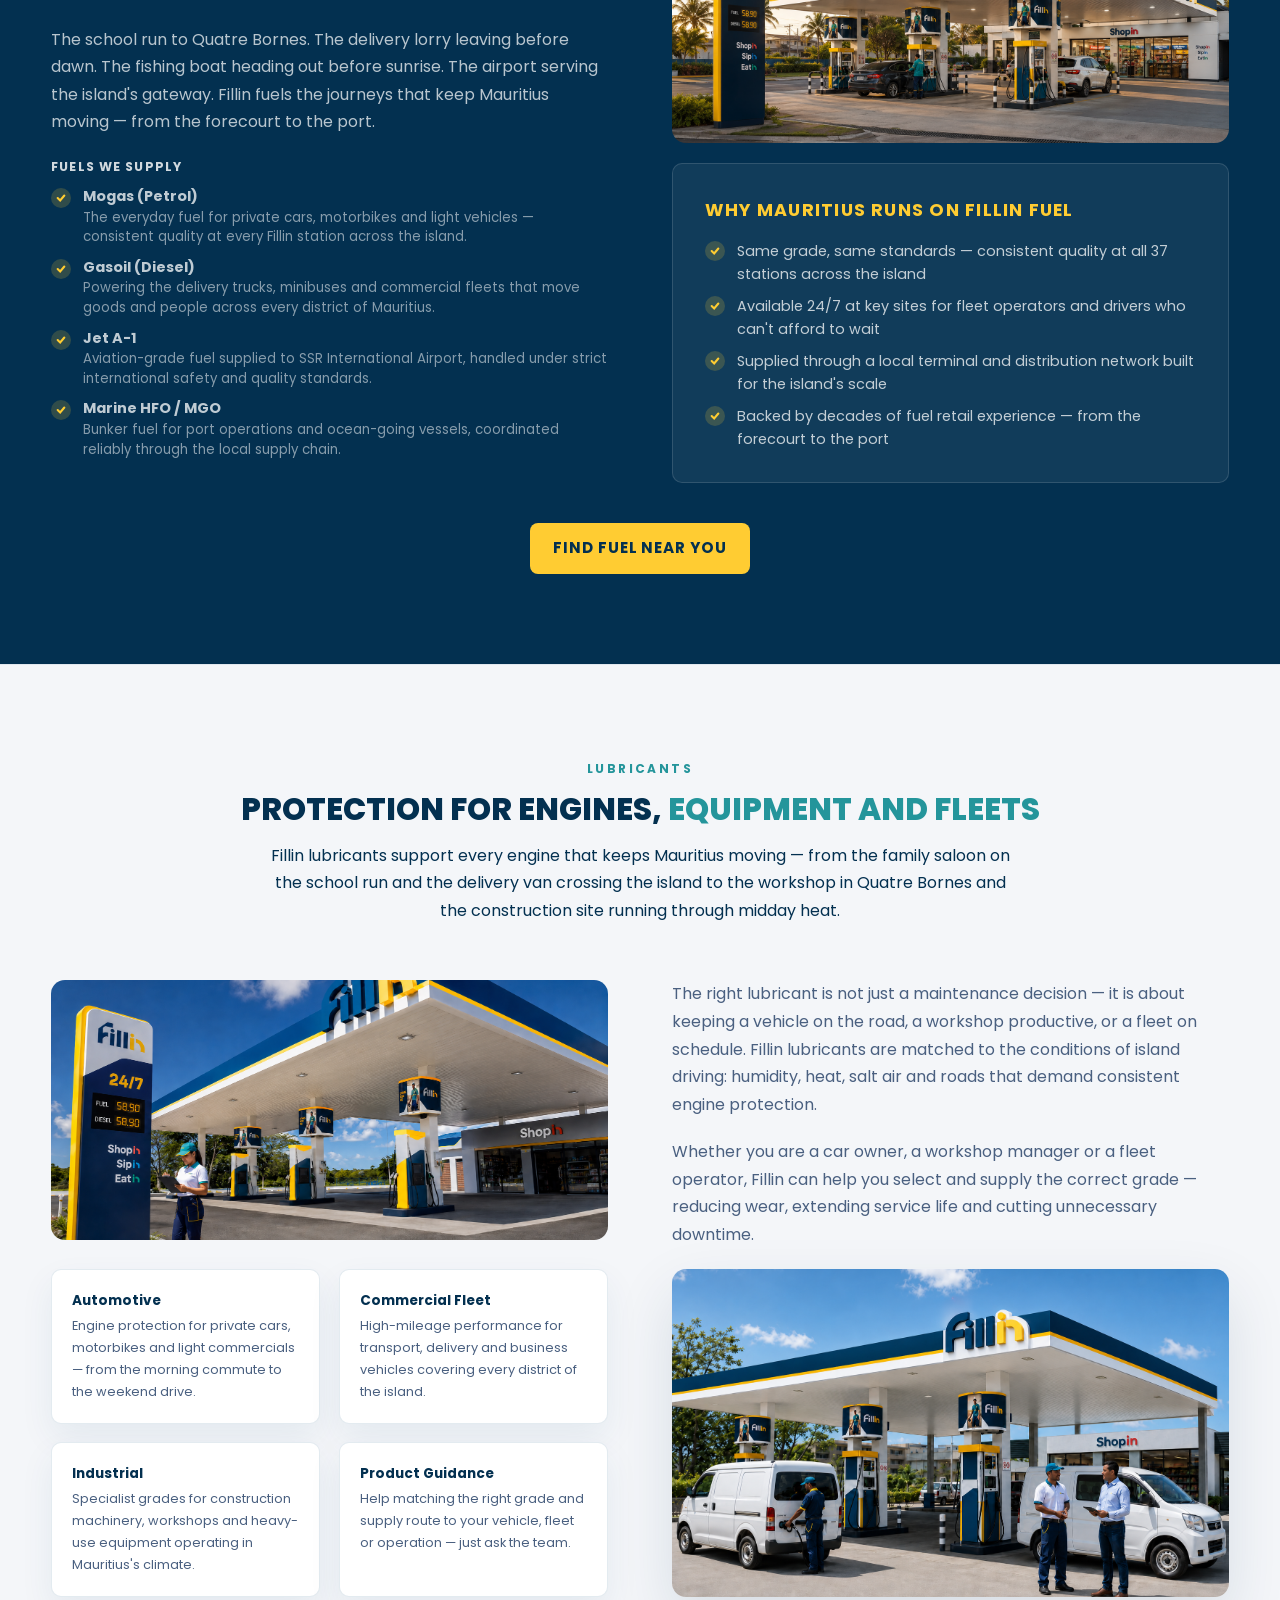
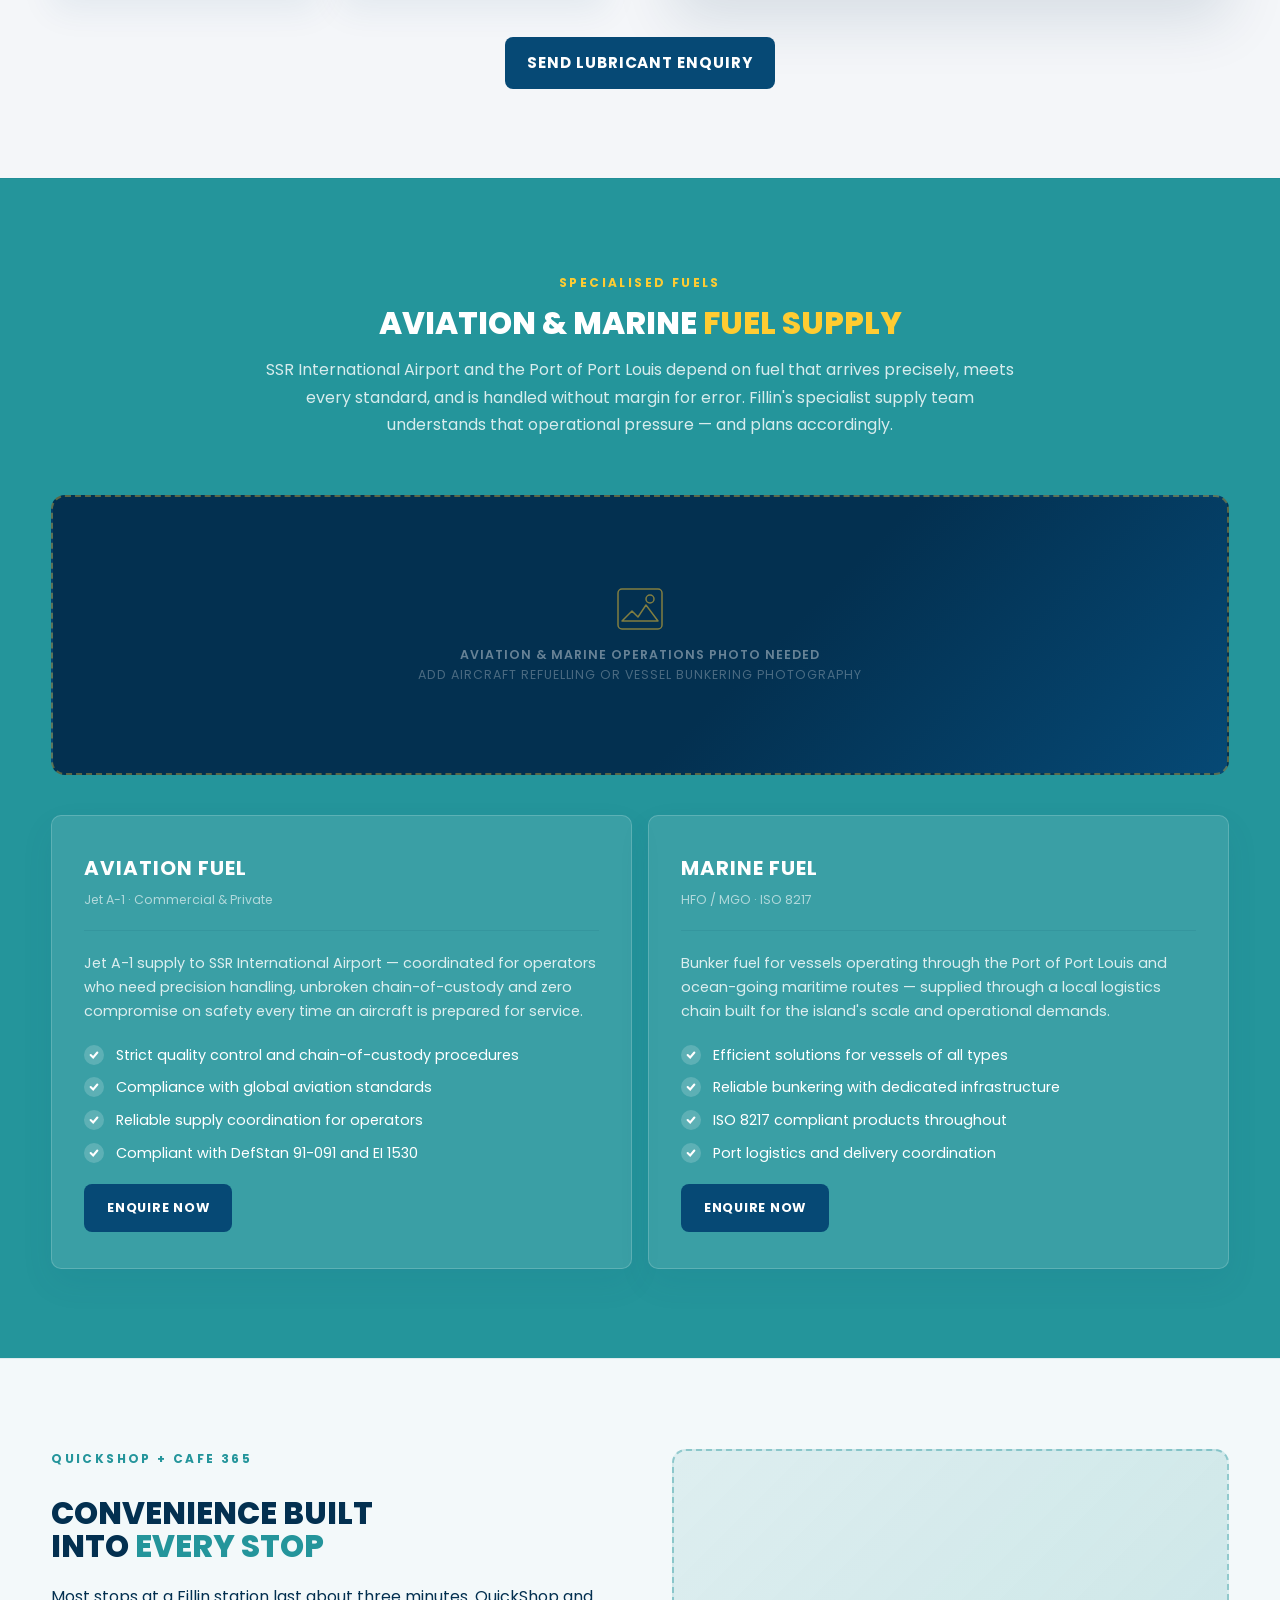
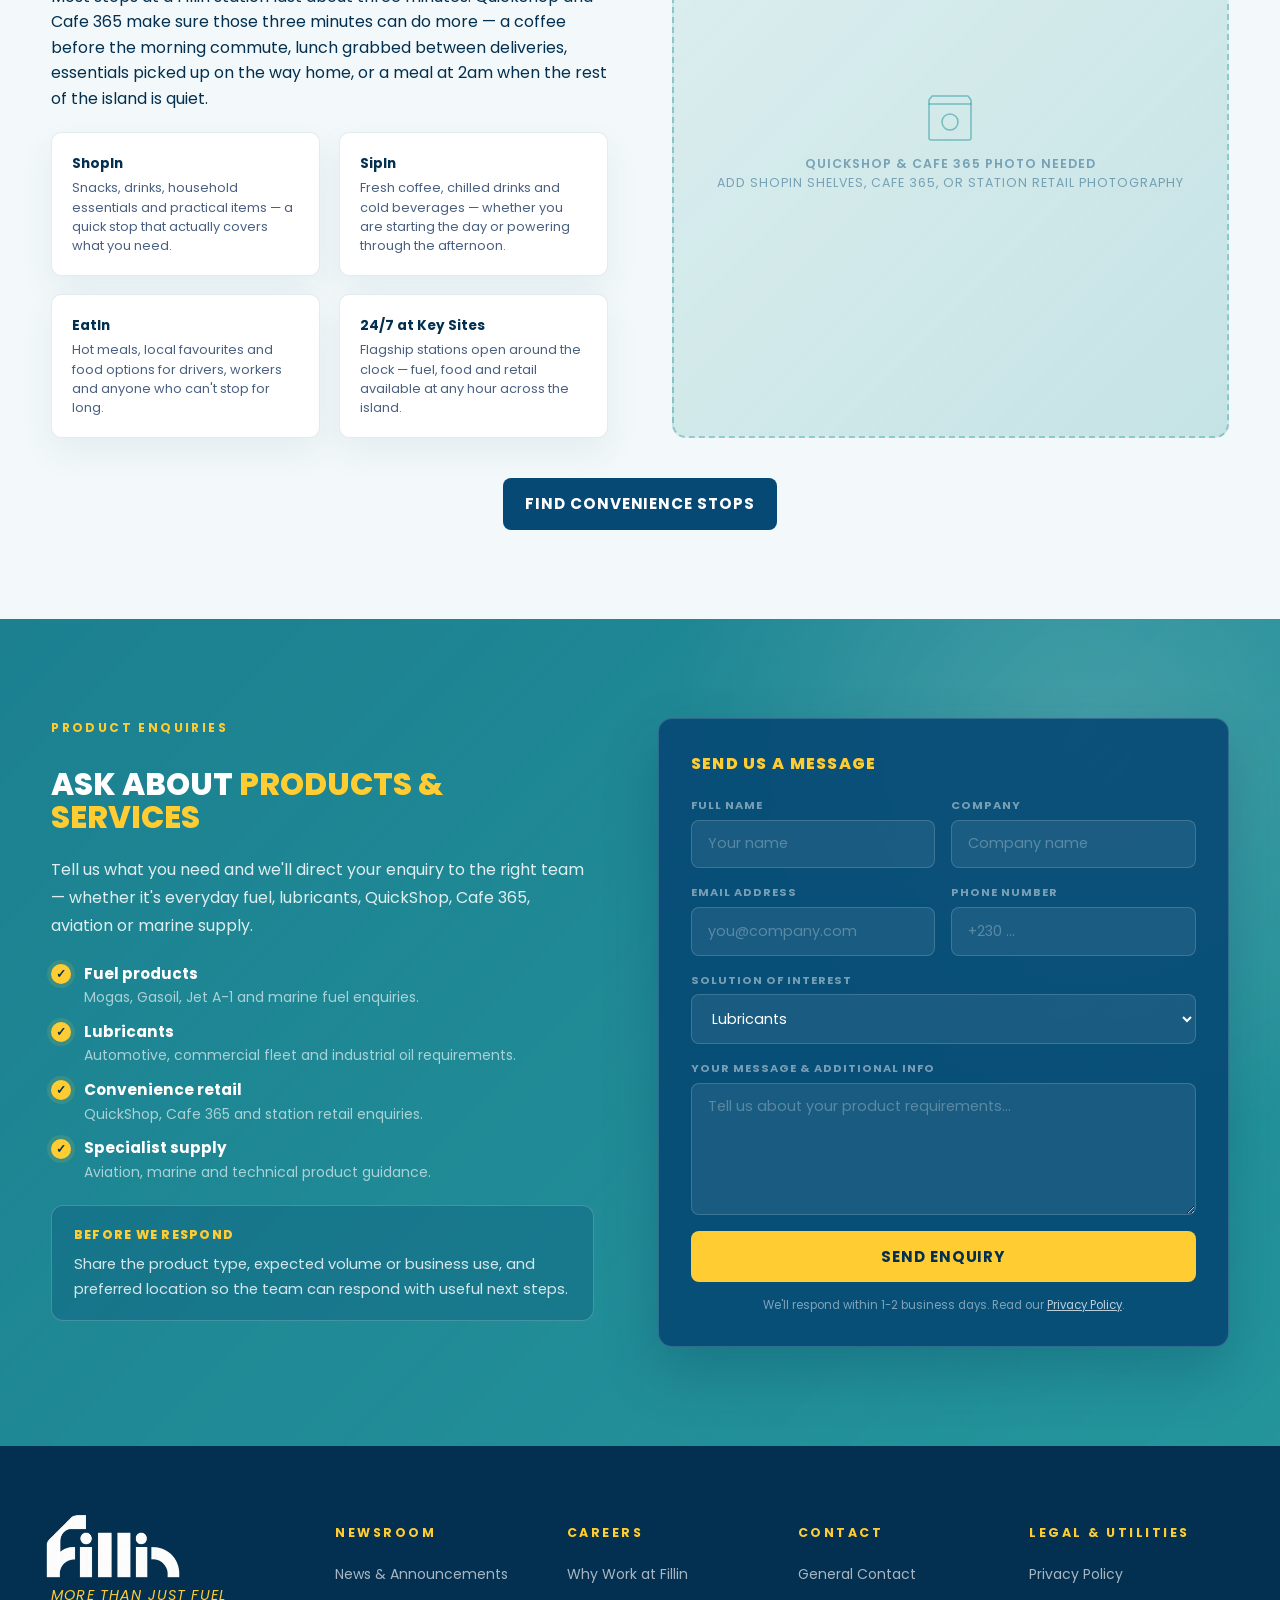
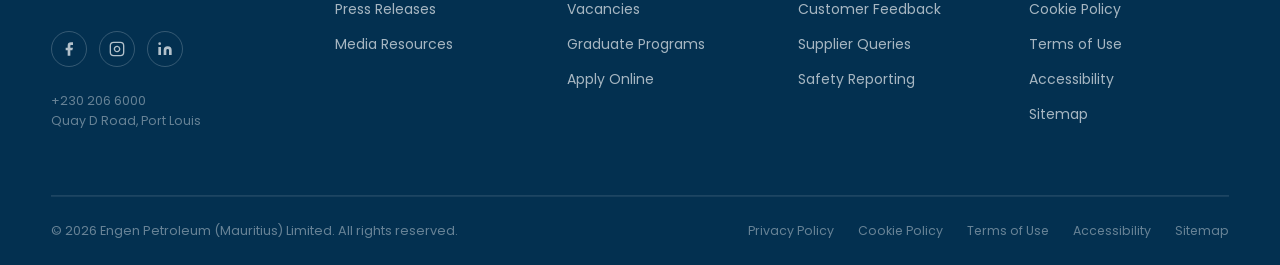
<file: products.html>
﻿<!DOCTYPE html>
<html lang="en" data-lang="en">
<head>
  <meta charset="UTF-8">
  <meta name="viewport" content="width=device-width, initial-scale=1.0">
  <meta name="description" content="Engen Mauritius products and services - retail fuels, lubricants, aviation fuel, marine fuel, QuickShop and Cafe 365 across 37 Fillin stations island-wide.">
  <meta property="og:title" content="Products &amp; Services - Fillin">
  <meta property="og:description" content="Fuels, lubricants, specialist aviation and marine supply, and convenience retail at Fillin stations across Mauritius.">
  <meta property="og:type" content="website">
  <meta name="twitter:card" content="summary_large_image">
  <meta name="twitter:title" content="Products &amp; Services - Fillin">
  <meta name="twitter:description" content="Fuels, lubricants, specialist aviation and marine supply, and convenience retail at Fillin stations.">
  <title>Fuels, Lubricants and Convenience - Fillin</title>
  <link rel="preconnect" href="https://fonts.googleapis.com">
  <link rel="preconnect" href="https://fonts.gstatic.com" crossorigin>
  <link href="https://fonts.googleapis.com/css2?family=Poppins:ital,wght@0,400;0,500;0,600;0,700;0,800;1,400&display=swap" rel="stylesheet">
  <link rel="stylesheet" href="styles.css">
  <style>
    .page-products .v2-b2b-stat-box strong { font-size: 1.4rem; line-height: 1.2; }
  </style>
</head>
<body class="page-products">

<!-- ─────────────────────────────────────────── HEADER -->
<header class="site-header" id="top">
  <a class="brand" href="index.html" aria-label="Engen Mauritius home">
    <img src="assets/Logo-no-bg.png" alt="Engen Mauritius" class="brand-logo" width="534" height="264">
  </a>
  <nav class="site-nav" aria-label="Primary">
    <a href="index.html" data-en="Home" data-fr="Accueil">Home</a>
    <a href="products.html" aria-current="page" data-en="Products &amp; Services" data-fr="Produits &amp; Services">Products &amp; Services</a>
    <a href="stations.html" data-en="Stations" data-fr="Stations">Stations</a>
    <a href="promotions.html" data-en="Promotions" data-fr="Promotions">Promotions</a>
    <a href="about.html" data-en="About Engen Mauritius" data-fr="A propos">About Engen Mauritius</a>
    <a href="b2b.html" data-en="Business (B2B)" data-fr="Entreprises">Business (B2B)</a>
    <a href="newsroom.html" data-en="Newsroom" data-fr="Actualites">Newsroom</a>
    <a href="careers.html" data-en="Careers" data-fr="Carrieres">Careers</a>
    <a href="contact.html" data-en="Contact" data-fr="Contact">Contact</a>
  </nav>
  <div class="site-actions">
    <button class="lang-toggle" aria-label="Change language" data-pressed="en">
      <span class="lang-en">EN</span>
      <span class="lang-sep" aria-hidden="true">/</span>
      <span class="lang-fr">FR</span>
    </button>
    <a href="stations.html" class="btn-find">
      <span data-en="Find A Station" data-fr="Trouver une station">Find A Station</span>
      <svg viewBox="0 0 20 20" width="14" height="14" aria-hidden="true"><path d="M4 10h12M12 6l4 4-4 4" stroke="currentColor" stroke-width="1.4" fill="none" stroke-linecap="round" stroke-linejoin="round"/></svg>
    </a>
    <button class="v2-menu-toggle" id="menuToggle" aria-label="Open menu" aria-expanded="false" aria-controls="mobileNav">
      <svg class="icon-bars" viewBox="0 0 24 24" width="28" height="28" fill="none" stroke="currentColor" stroke-width="2" stroke-linecap="round" aria-hidden="true"><line x1="3" y1="6" x2="21" y2="6"/><line x1="3" y1="12" x2="21" y2="12"/><line x1="3" y1="18" x2="21" y2="18"/></svg>
      <svg class="icon-close" viewBox="0 0 24 24" width="28" height="28" fill="none" stroke="currentColor" stroke-width="2" stroke-linecap="round" aria-hidden="true"><line x1="18" y1="6" x2="6" y2="18"/><line x1="6" y1="6" x2="18" y2="18"/></svg>
    </button>
  </div>
</header>

<!-- Mobile nav overlay -->
<nav class="v2-mobile-nav" id="mobileNav" aria-label="Mobile navigation">
  <a href="index.html" data-en="Home" data-fr="Accueil">Home</a>
  <a href="products.html" aria-current="page" data-en="Products &amp; Services" data-fr="Produits &amp; Services">Products &amp; Services</a>
  <a href="stations.html" data-en="Stations" data-fr="Stations">Stations</a>
  <a href="promotions.html" data-en="Promotions" data-fr="Promotions">Promotions</a>
  <a href="about.html" data-en="About Engen Mauritius" data-fr="A propos">About Engen Mauritius</a>
  <a href="b2b.html" data-en="Business (B2B)" data-fr="Entreprises">Business (B2B)</a>
  <a href="newsroom.html" data-en="Newsroom" data-fr="Actualites">Newsroom</a>
  <a href="careers.html" data-en="Careers" data-fr="Carrieres">Careers</a>
  <a href="contact.html" data-en="Contact" data-fr="Contact">Contact</a>
  <a href="stations.html" class="v2-mobile-nav__cta">Find A Station</a>
</nav>

<!-- ─────────────────────────────────────────── PAGE HERO -->
<section class="v2-page-hero">
  <figure class="v2-page-hero__bg">
    <img src="assets/slider4.png" alt="" aria-hidden="true">
  </figure>
  <div class="v2-page-hero__scrim" aria-hidden="true"></div>
  <div class="v2-page-hero__content">
    <div class="v2-wrap">
      <h1 class="v2-page-hero__title anim-fade-up">Products &amp; <em>Services</em></h1>
    </div>
  </div>
</section>

<!-- ─────────────────────────────────────────── OVERVIEW -->
<section class="v2-ip-sec v2-ip-sec--white" id="overview">
  <div class="v2-wrap">

    <!-- Split: copy + stats left, image right -->
    <div class="v2-b2b-split v2-b2b-split--spaced">
      <div class="v2-b2b-split__primary anim-fade-left">
        <span class="v2-label">Our Offering</span>
        <h2>Useful energy for <em>everyday Mauritius</em></h2>
        <p>From the family car and school run to delivery routes, workshops, ports and airport operations, Fillin brings fuel, lubricants and convenience closer to the people and businesses that keep the island moving.</p>
        <div class="v2-btn-row" style="margin-top:0.5rem;">
          <div class="v2-b2b-stat-box">
            <strong data-count="4">4</strong>
            <span>Fuel Grades</span>
          </div>
          <div class="v2-b2b-stat-box">
            <strong data-count="37">37</strong>
            <span>Fillin Stations</span>
          </div>
          <div class="v2-b2b-stat-box">
            <strong>All-island</strong>
            <span>Coverage</span>
          </div>
          <div class="v2-b2b-stat-box">
            <strong data-count="24" data-count-suffix="/7">24/7</strong>
            <span>Key Sites</span>
          </div>
        </div>
      </div>
      <div class="v2-b2b-split__secondary anim-fade-right">
        <div class="v2-img-frame v2-img-frame--flex v2-img-frame--shadow v2-img-frame--h380">
          <img src="assets/services-overview.png" alt="Engen Mauritius products and services">
        </div>
      </div>
    </div>

    <!-- Navigation tiles -->
    <div class="v2-b2b-tiles" data-stagger="0.09">

      <a href="#fuels" class="v2-b2b-tile anim-scale-in">
        <h3>Fuels</h3>
        <p>Mogas, Gasoil, Jet A-1 and marine fuels for daily journeys, commercial routes and specialist operations.</p>
        <span class="v2-tile-btn">Explore Fuels</span>
      </a>

      <a href="#lubricants" class="v2-b2b-tile anim-scale-in">
        <h3>Lubricants</h3>
        <p>Automotive, fleet and industrial grades that help vehicles, equipment and workshops keep performing.</p>
        <span class="v2-tile-btn">Explore Lubricants</span>
      </a>

      <a href="#aviation" class="v2-b2b-tile anim-scale-in">
        <h3>Aviation &amp; Marine</h3>
        <p>Carefully handled supply for operators who need reliability, compliance and coordination.</p>
        <span class="v2-tile-btn">Explore Specialist Fuels</span>
      </a>

      <a href="#convenience" class="v2-b2b-tile anim-scale-in">
        <h3>Convenience</h3>
        <p>QuickShop and Cafe 365 make selected stations more useful for food, coffee and everyday essentials.</p>
        <span class="v2-tile-btn">Explore Convenience</span>
      </a>

    </div>
  </div>
</section>

<!-- ─────────────────────────────────────────── FUELS -->
<section class="v2-ip-sec v2-ip-sec--dark" id="fuels">
  <div class="v2-wrap">
    <div class="v2-b2b-split">

      <div class="v2-b2b-split__primary anim-fade-left">
        <span class="v2-label">Fuel Products</span>
        <h2>Powering Every <em>Journey</em></h2>
        <p>The school run to Quatre Bornes. The delivery lorry leaving before dawn. The fishing boat heading out before sunrise. The airport serving the island's gateway. Fillin fuels the journeys that keep Mauritius moving — from the forecourt to the port.</p>

        <div>
          <p class="v2-section-eyebrow">Fuels We Supply</p>
          <ul class="v2-feat-list">
            <li><span class="v2-feat-list__chk" aria-hidden="true"><svg viewBox="0 0 12 12" fill="none" stroke="currentColor" stroke-width="2.5" stroke-linecap="round" width="10" height="10"><polyline points="2 6 5 9 10 3"/></svg></span><div class="v2-feat-list__content"><strong>Mogas (Petrol)</strong><span>The everyday fuel for private cars, motorbikes and light vehicles — consistent quality at every Fillin station across the island.</span></div></li>
            <li><span class="v2-feat-list__chk" aria-hidden="true"><svg viewBox="0 0 12 12" fill="none" stroke="currentColor" stroke-width="2.5" stroke-linecap="round" width="10" height="10"><polyline points="2 6 5 9 10 3"/></svg></span><div class="v2-feat-list__content"><strong>Gasoil (Diesel)</strong><span>Powering the delivery trucks, minibuses and commercial fleets that move goods and people across every district of Mauritius.</span></div></li>
            <li><span class="v2-feat-list__chk" aria-hidden="true"><svg viewBox="0 0 12 12" fill="none" stroke="currentColor" stroke-width="2.5" stroke-linecap="round" width="10" height="10"><polyline points="2 6 5 9 10 3"/></svg></span><div class="v2-feat-list__content"><strong>Jet A-1</strong><span>Aviation-grade fuel supplied to SSR International Airport, handled under strict international safety and quality standards.</span></div></li>
            <li><span class="v2-feat-list__chk" aria-hidden="true"><svg viewBox="0 0 12 12" fill="none" stroke="currentColor" stroke-width="2.5" stroke-linecap="round" width="10" height="10"><polyline points="2 6 5 9 10 3"/></svg></span><div class="v2-feat-list__content"><strong>Marine HFO / MGO</strong><span>Bunker fuel for port operations and ocean-going vessels, coordinated reliably through the local supply chain.</span></div></li>
          </ul>
        </div>

      </div>

      <div class="v2-b2b-split__secondary anim-fade-right">

        <div class="v2-img-frame v2-img-frame--shrink0 v2-img-frame--h220">
          <img src="assets/editorial-forecourt.png" alt="Engen Mauritius fuel supply">
        </div>

        <div class="v2-why-box">
          <h3>Why Mauritius Runs on Fillin Fuel</h3>
          <ul class="v2-feat-list">
            <li><span class="v2-feat-list__chk" aria-hidden="true"><svg viewBox="0 0 12 12" fill="none" stroke="currentColor" stroke-width="2.5" stroke-linecap="round" width="10" height="10"><polyline points="2 6 5 9 10 3"/></svg></span>Same grade, same standards — consistent quality at all 37 stations across the island</li>
            <li><span class="v2-feat-list__chk" aria-hidden="true"><svg viewBox="0 0 12 12" fill="none" stroke="currentColor" stroke-width="2.5" stroke-linecap="round" width="10" height="10"><polyline points="2 6 5 9 10 3"/></svg></span>Available 24/7 at key sites for fleet operators and drivers who can't afford to wait</li>
            <li><span class="v2-feat-list__chk" aria-hidden="true"><svg viewBox="0 0 12 12" fill="none" stroke="currentColor" stroke-width="2.5" stroke-linecap="round" width="10" height="10"><polyline points="2 6 5 9 10 3"/></svg></span>Supplied through a local terminal and distribution network built for the island's scale</li>
            <li><span class="v2-feat-list__chk" aria-hidden="true"><svg viewBox="0 0 12 12" fill="none" stroke="currentColor" stroke-width="2.5" stroke-linecap="round" width="10" height="10"><polyline points="2 6 5 9 10 3"/></svg></span>Backed by decades of fuel retail experience — from the forecourt to the port</li>
          </ul>
        </div>

      </div>

    </div>

    <!-- CTA: outside split so it sits at section bottom on all screen sizes -->
    <div class="v2-cta-center anim-fade-up">
      <a href="stations.html" class="v2-btn v2-btn--yellow">Find fuel near you</a>
    </div>

  </div>
</section>

<!-- ─────────────────────────────────────────── LUBRICANTS -->
<section class="v2-ip-sec v2-ip-sec--offwht" id="lubricants">
  <div class="v2-wrap">

    <div class="v2-ip-head anim-fade-up">
      <span class="v2-label">Lubricants</span>
      <h2>Protection for Engines, <em>Equipment and Fleets</em></h2>
      <p class="v2-ip-head__lead">Fillin lubricants support every engine that keeps Mauritius moving — from the family saloon on the school run and the delivery van crossing the island to the workshop in Quatre Bornes and the construction site running through midday heat.</p>
    </div>

    <div class="v2-lub-grid">

      <!-- top-left: station image -->
      <div class="v2-lub-grid__cell anim-fade-left">
        <div class="v2-img-frame v2-img-frame--shrink0 v2-img-frame--h260">
          <img src="assets/portrait-safety.png" alt="Fillin station lubricant service">
        </div>
      </div>

      <!-- top-right: context text -->
      <div class="v2-lub-grid__cell anim-fade-right">
        <p>The right lubricant is not just a maintenance decision — it is about keeping a vehicle on the road, a workshop productive, or a fleet on schedule. Fillin lubricants are matched to the conditions of island driving: humidity, heat, salt air and roads that demand consistent engine protection.</p>
        <p>Whether you are a car owner, a workshop manager or a fleet operator, Fillin can help you select and supply the correct grade — reducing wear, extending service life and cutting unnecessary downtime.</p>
      </div>

      <!-- bottom-left: fleet feature cards -->
      <div class="v2-lub-grid__cell anim-fade-left">
        <div class="v2-fleet-grid" data-stagger="0.1">

          <div class="v2-fleet-feat">
            <div>
              <strong>Automotive</strong>
              <p>Engine protection for private cars, motorbikes and light commercials — from the morning commute to the weekend drive.</p>
            </div>
          </div>

          <div class="v2-fleet-feat">
            <div>
              <strong>Commercial Fleet</strong>
              <p>High-mileage performance for transport, delivery and business vehicles covering every district of the island.</p>
            </div>
          </div>

          <div class="v2-fleet-feat">
            <div>
              <strong>Industrial</strong>
              <p>Specialist grades for construction machinery, workshops and heavy-use equipment operating in Mauritius's climate.</p>
            </div>
          </div>

          <div class="v2-fleet-feat">
            <div>
              <strong>Product Guidance</strong>
              <p>Help matching the right grade and supply route to your vehicle, fleet or operation — just ask the team.</p>
            </div>
          </div>

        </div>
      </div>

      <!-- bottom-right: portrait image, fills row height set by fleet cards -->
      <div class="v2-lub-grid__cell v2-lub-grid__cell--img anim-fade-right">
        <div class="v2-img-frame">
          <img src="assets/portrait-care.png" alt="Fillin lubricant and engine care" loading="lazy">
        </div>
      </div>

    </div>

    <!-- CTA: outside split -->
    <div class="v2-cta-center anim-fade-up">
      <a href="contact.html" class="v2-btn v2-btn--navy">Send lubricant enquiry</a>
    </div>

  </div>
</section>

<!-- ─────────────────────────────────────────── AVIATION & MARINE -->
<section class="v2-ip-sec v2-ip-sec--teal" id="aviation">
  <div class="v2-wrap">

    <div class="v2-ip-head anim-fade-up">
      <span class="v2-label">Specialised Fuels</span>
      <h2>Aviation &amp; Marine <em>Fuel Supply</em></h2>
      <p class="v2-ip-head__lead">SSR International Airport and the Port of Port Louis depend on fuel that arrives precisely, meets every standard, and is handled without margin for error. Fillin's specialist supply team understands that operational pressure — and plans accordingly.</p>
    </div>

    <!-- Image placeholder -->
    <div class="v2-img-placeholder v2-img-placeholder--dark anim-fade-up" style="margin-bottom:2.5rem;">
      <svg viewBox="0 0 48 48" fill="none" stroke="rgba(255,204,50,0.5)" stroke-width="1.5" stroke-linecap="round" stroke-linejoin="round" width="48" height="48"><path d="M6 36l10-10 6 6 8-12 12 16H6z"/><circle cx="34" cy="14" r="4"/><rect x="2" y="4" width="44" height="40" rx="4"/></svg>
      <p>Aviation &amp; Marine Operations Photo Needed<br><span style="font-weight:400;opacity:0.7;">Add aircraft refuelling or vessel bunkering photography</span></p>
    </div>

    <div class="v2-avi-grid" data-stagger="0.1">

      <!-- Aviation card -->
      <div class="v2-avi-card anim-scale-in">
        <div class="v2-avi-card__hd">
          <h3>Aviation Fuel</h3>
          <span>Jet A-1 · Commercial &amp; Private</span>
        </div>
        <p>Jet A-1 supply to SSR International Airport — coordinated for operators who need precision handling, unbroken chain-of-custody and zero compromise on safety every time an aircraft is prepared for service.</p>
        <div class="v2-avi-why">
          <ul class="v2-feat-list">
            <li><span class="v2-feat-list__chk" aria-hidden="true"><svg viewBox="0 0 12 12" fill="none" stroke="#fff" stroke-width="2.5" stroke-linecap="round" width="10" height="10"><polyline points="2 6 5 9 10 3"/></svg></span>Strict quality control and chain-of-custody procedures</li>
            <li><span class="v2-feat-list__chk" aria-hidden="true"><svg viewBox="0 0 12 12" fill="none" stroke="#fff" stroke-width="2.5" stroke-linecap="round" width="10" height="10"><polyline points="2 6 5 9 10 3"/></svg></span>Compliance with global aviation standards</li>
            <li><span class="v2-feat-list__chk" aria-hidden="true"><svg viewBox="0 0 12 12" fill="none" stroke="#fff" stroke-width="2.5" stroke-linecap="round" width="10" height="10"><polyline points="2 6 5 9 10 3"/></svg></span>Reliable supply coordination for operators</li>
            <li><span class="v2-feat-list__chk" aria-hidden="true"><svg viewBox="0 0 12 12" fill="none" stroke="#fff" stroke-width="2.5" stroke-linecap="round" width="10" height="10"><polyline points="2 6 5 9 10 3"/></svg></span>Compliant with DefStan 91-091 and EI 1530</li>
          </ul>
        </div>
        <a href="contact.html" class="v2-btn v2-btn--navy v2-btn--sm v2-btn--auto-top">Enquire Now</a>
      </div>

      <!-- Marine card -->
      <div class="v2-avi-card anim-scale-in">
        <div class="v2-avi-card__hd">
          <h3>Marine Fuel</h3>
          <span>HFO / MGO · ISO 8217</span>
        </div>
        <p>Bunker fuel for vessels operating through the Port of Port Louis and ocean-going maritime routes — supplied through a local logistics chain built for the island's scale and operational demands.</p>
        <div class="v2-avi-why">
          <ul class="v2-feat-list">
            <li><span class="v2-feat-list__chk" aria-hidden="true"><svg viewBox="0 0 12 12" fill="none" stroke="#fff" stroke-width="2.5" stroke-linecap="round" width="10" height="10"><polyline points="2 6 5 9 10 3"/></svg></span>Efficient solutions for vessels of all types</li>
            <li><span class="v2-feat-list__chk" aria-hidden="true"><svg viewBox="0 0 12 12" fill="none" stroke="#fff" stroke-width="2.5" stroke-linecap="round" width="10" height="10"><polyline points="2 6 5 9 10 3"/></svg></span>Reliable bunkering with dedicated infrastructure</li>
            <li><span class="v2-feat-list__chk" aria-hidden="true"><svg viewBox="0 0 12 12" fill="none" stroke="#fff" stroke-width="2.5" stroke-linecap="round" width="10" height="10"><polyline points="2 6 5 9 10 3"/></svg></span>ISO 8217 compliant products throughout</li>
            <li><span class="v2-feat-list__chk" aria-hidden="true"><svg viewBox="0 0 12 12" fill="none" stroke="#fff" stroke-width="2.5" stroke-linecap="round" width="10" height="10"><polyline points="2 6 5 9 10 3"/></svg></span>Port logistics and delivery coordination</li>
          </ul>
        </div>
        <a href="contact.html" class="v2-btn v2-btn--navy v2-btn--sm v2-btn--auto-top">Enquire Now</a>
      </div>

    </div>

  </div>
</section>

<!-- ─────────────────────────────────────────── CONVENIENCE -->
<section class="v2-ip-sec v2-ip-sec--teal-light" id="convenience">
  <div class="v2-wrap">
    <div class="v2-b2b-split">

      <div class="v2-b2b-split__primary anim-fade-left">
        <span class="v2-label">QuickShop + Cafe 365</span>
        <h2>Convenience Built Into <em>Every Stop</em></h2>
        <p>Most stops at a Fillin station last about three minutes. QuickShop and Cafe 365 make sure those three minutes can do more — a coffee before the morning commute, lunch grabbed between deliveries, essentials picked up on the way home, or a meal at 2am when the rest of the island is quiet.</p>

        <div class="v2-fleet-grid" data-stagger="0.1">

          <div class="v2-fleet-feat">
            <div>
              <strong>ShopIn</strong>
              <p>Snacks, drinks, household essentials and practical items — a quick stop that actually covers what you need.</p>
            </div>
          </div>

          <div class="v2-fleet-feat">
            <div>
              <strong>SipIn</strong>
              <p>Fresh coffee, chilled drinks and cold beverages — whether you are starting the day or powering through the afternoon.</p>
            </div>
          </div>

          <div class="v2-fleet-feat">
            <div>
              <strong>EatIn</strong>
              <p>Hot meals, local favourites and food options for drivers, workers and anyone who can't stop for long.</p>
            </div>
          </div>

          <div class="v2-fleet-feat">
            <div>
              <strong>24/7 at Key Sites</strong>
              <p>Flagship stations open around the clock — fuel, food and retail available at any hour across the island.</p>
            </div>
          </div>

        </div>
      </div>

      <div class="v2-b2b-split__secondary anim-fade-right">
        <div class="v2-img-placeholder v2-img-placeholder--teal">
          <svg viewBox="0 0 48 48" fill="none" stroke="rgba(36,149,155,0.55)" stroke-width="1.5" stroke-linecap="round" stroke-linejoin="round" width="48" height="48"><path d="M6 2L3 6v38a2 2 0 0 0 2 2h38a2 2 0 0 0 2-2V6l-3-4z"/><line x1="3" y1="10" x2="45" y2="10"/><circle cx="24" cy="28" r="8"/></svg>
          <p>QuickShop &amp; Cafe 365 Photo Needed<br><span style="font-weight:400;">Add ShopIn shelves, Cafe 365, or station retail photography</span></p>
        </div>
      </div>

    </div>

    <!-- CTA: outside split -->
    <div class="v2-cta-center anim-fade-up">
      <a href="stations.html" class="v2-btn v2-btn--navy">Find convenience stops</a>
    </div>

  </div>
</section>

<!-- ─────────────────────────────────────────── CTA BANNER -->
<section class="v2-page-enquiry" id="page-enquiry">
  <div class="v2-wrap">
    <div class="v2-page-enquiry__grid">
      <div class="v2-page-enquiry__copy anim-fade-left">
        <span class="v2-label">Product enquiries</span>
        <h2>Ask about <em>products &amp; services</em></h2>
        <p>Tell us what you need and we'll direct your enquiry to the right team — whether it's everyday fuel, lubricants, QuickShop, Cafe 365, aviation or marine supply.</p>
        <ul class="v2-page-enquiry__checks">
          <li><div><strong>Fuel products</strong><span>Mogas, Gasoil, Jet A-1 and marine fuel enquiries.</span></div></li>
          <li><div><strong>Lubricants</strong><span>Automotive, commercial fleet and industrial oil requirements.</span></div></li>
          <li><div><strong>Convenience retail</strong><span>QuickShop, Cafe 365 and station retail enquiries.</span></div></li>
          <li><div><strong>Specialist supply</strong><span>Aviation, marine and technical product guidance.</span></div></li>
        </ul>
        <div class="v2-page-enquiry__note">
          <strong>Before we respond</strong>
          <p>Share the product type, expected volume or business use, and preferred location so the team can respond with useful next steps.</p>
        </div>
      </div>
      <div class="v2-page-enquiry__form anim-fade-right" data-enquiry-box>
        <h3>Send us a message</h3>
        <form class="js-enquiry-form" data-default-enquiry="lubricants">
          <div class="v2-page-enquiry__row">
            <div class="v2-quote-field"><label for="prodName">Full name</label><input id="prodName" class="v2-quote-input" type="text" placeholder="Your name" required></div>
            <div class="v2-quote-field"><label for="prodCompany">Company</label><input id="prodCompany" class="v2-quote-input" type="text" placeholder="Company name"></div>
          </div>
          <div class="v2-page-enquiry__row">
            <div class="v2-quote-field"><label for="prodEmail">Email address</label><input id="prodEmail" class="v2-quote-input" type="email" placeholder="you@company.com" required></div>
            <div class="v2-quote-field"><label for="prodPhone">Phone number</label><input id="prodPhone" class="v2-quote-input" type="tel" placeholder="+230 ..."></div>
          </div>
          <div class="v2-quote-field">
            <label for="prodType">Solution of interest</label>
            <select id="prodType" class="v2-quote-input v2-quote-select" data-enquiry-type required>
              <option value="lubricants">Lubricants</option>
              <option value="general">Fuel / product support</option>
              <option value="quickshopCafe">Cafe 365 / QuickShop</option>
              <option value="marine">Aviation / marine supply</option>
              <option value="fleet">Fleet / corporate supply</option>
            </select>
          </div>
          <div class="v2-quote-field"><label for="prodMsg">Your Message &amp; Additional Info</label><textarea id="prodMsg" class="v2-quote-input" rows="5" placeholder="Tell us about your product requirements..." required></textarea></div>
          <button type="submit" class="v2-btn v2-btn--yellow v2-btn--full" data-enquiry-submit>Send enquiry</button>
        </form>
        <p class="v2-page-enquiry__privacy">We'll respond within 1-2 business days. Read our <a href="privacy-policy.html">Privacy Policy</a>.</p>
      </div>
    </div>
  </div>
</section>

<!-- ─────────────────────────────────────────── FOOTER -->
<footer class="v2-footer">
  <div class="v2-wrap">
    <div class="v2-footer__top">
      <div class="v2-footer__brand">
        <a href="index.html" aria-label="Engen Mauritius home">
          <img src="assets/Logo-no-bg-white.png" alt="Engen Mauritius" class="v2-footer__logo">
        </a>
        <p class="v2-footer__tagline">More Than Just Fuel</p>
        <div class="v2-footer__social">
          <a href="#" aria-label="Facebook"><svg viewBox="0 0 24 24" fill="currentColor"><path d="M18 2h-3a5 5 0 0 0-5 5v3H7v4h3v8h4v-8h3l1-4h-4V7a1 1 0 0 1 1-1h3z"/></svg></a>
          <a href="#" aria-label="Instagram"><svg viewBox="0 0 24 24" fill="none" stroke="currentColor" stroke-width="2"><rect x="2" y="2" width="20" height="20" rx="5"/><path d="M16 11.37A4 4 0 1 1 12.63 8 4 4 0 0 1 16 11.37z"/><line x1="17.5" y1="6.5" x2="17.51" y2="6.5"/></svg></a>
          <a href="#" aria-label="LinkedIn"><svg viewBox="0 0 24 24" fill="currentColor"><path d="M16 8a6 6 0 0 1 6 6v7h-4v-7a2 2 0 0 0-2-2 2 2 0 0 0-2 2v7h-4v-7a6 6 0 0 1 6-6zM2 9h4v12H2z"/><circle cx="4" cy="4" r="2"/></svg></a>
        </div>
        <p class="v2-footer__contact-meta">+230 206 6000<br>Quay D Road, Port Louis</p>
      </div>
      <div class="v2-footer__cols">
        <div class="v2-footer__col">
          <h4>Newsroom</h4>
          <ul>
            <li><a href="newsroom.html">News &amp; Announcements</a></li>
            <li><a href="newsroom.html">Press Releases</a></li>
            <li><a href="newsroom.html">Media Resources</a></li>
          </ul>
        </div>
        <div class="v2-footer__col">
          <h4>Careers</h4>
          <ul>
            <li><a href="careers.html">Why Work at Fillin</a></li>
            <li><a href="careers.html">Vacancies</a></li>
            <li><a href="careers.html">Graduate Programs</a></li>
            <li><a href="mailto:recruitment@engen.mu">Apply Online</a></li>
          </ul>
        </div>
        <div class="v2-footer__col">
          <h4>Contact</h4>
          <ul>
            <li><a href="contact.html">General Contact</a></li>
            <li><a href="contact.html">Customer Feedback</a></li>
            <li><a href="contact.html">Supplier Queries</a></li>
            <li><a href="contact.html">Safety Reporting</a></li>
          </ul>
        </div>
        <div class="v2-footer__col">
          <h4>Legal &amp; Utilities</h4>
          <ul>
            <li><a href="privacy-policy.html">Privacy Policy</a></li>
            <li><a href="cookie-policy.html">Cookie Policy</a></li>
            <li><a href="terms.html">Terms of Use</a></li>
            <li><a href="accessibility.html">Accessibility</a></li>
            <li><a href="#">Sitemap</a></li>
          </ul>
        </div>
      </div>
    </div>
    <div class="v2-footer__bottom">
      <p>&copy; 2026 Engen Petroleum (Mauritius) Limited. All rights reserved.</p>
      <div class="v2-footer__legal">
        <a href="privacy-policy.html">Privacy Policy</a>
        <a href="cookie-policy.html">Cookie Policy</a>
        <a href="terms.html">Terms of Use</a>
        <a href="accessibility.html">Accessibility</a>
        <a href="#">Sitemap</a>
      </div>
    </div>
  </div>
</footer>

<button class="back-to-top" id="backToTop" aria-label="Back to top">
  <svg viewBox="0 0 24 24" fill="none" stroke="currentColor" stroke-width="2.5" stroke-linecap="round" stroke-linejoin="round" aria-hidden="true"><polyline points="18 15 12 9 6 15"/></svg>
</button>
<script src="script.js" defer></script>
<script>
(function () {
  const btn = document.getElementById('backToTop');
  window.addEventListener('scroll', () => {
    btn.classList.toggle('is-visible', window.scrollY > 400);
  }, { passive: true });
  btn.addEventListener('click', () => window.scrollTo({ top: 0, behavior: 'smooth' }));
})();
</script>

</body>
</html>
</file>
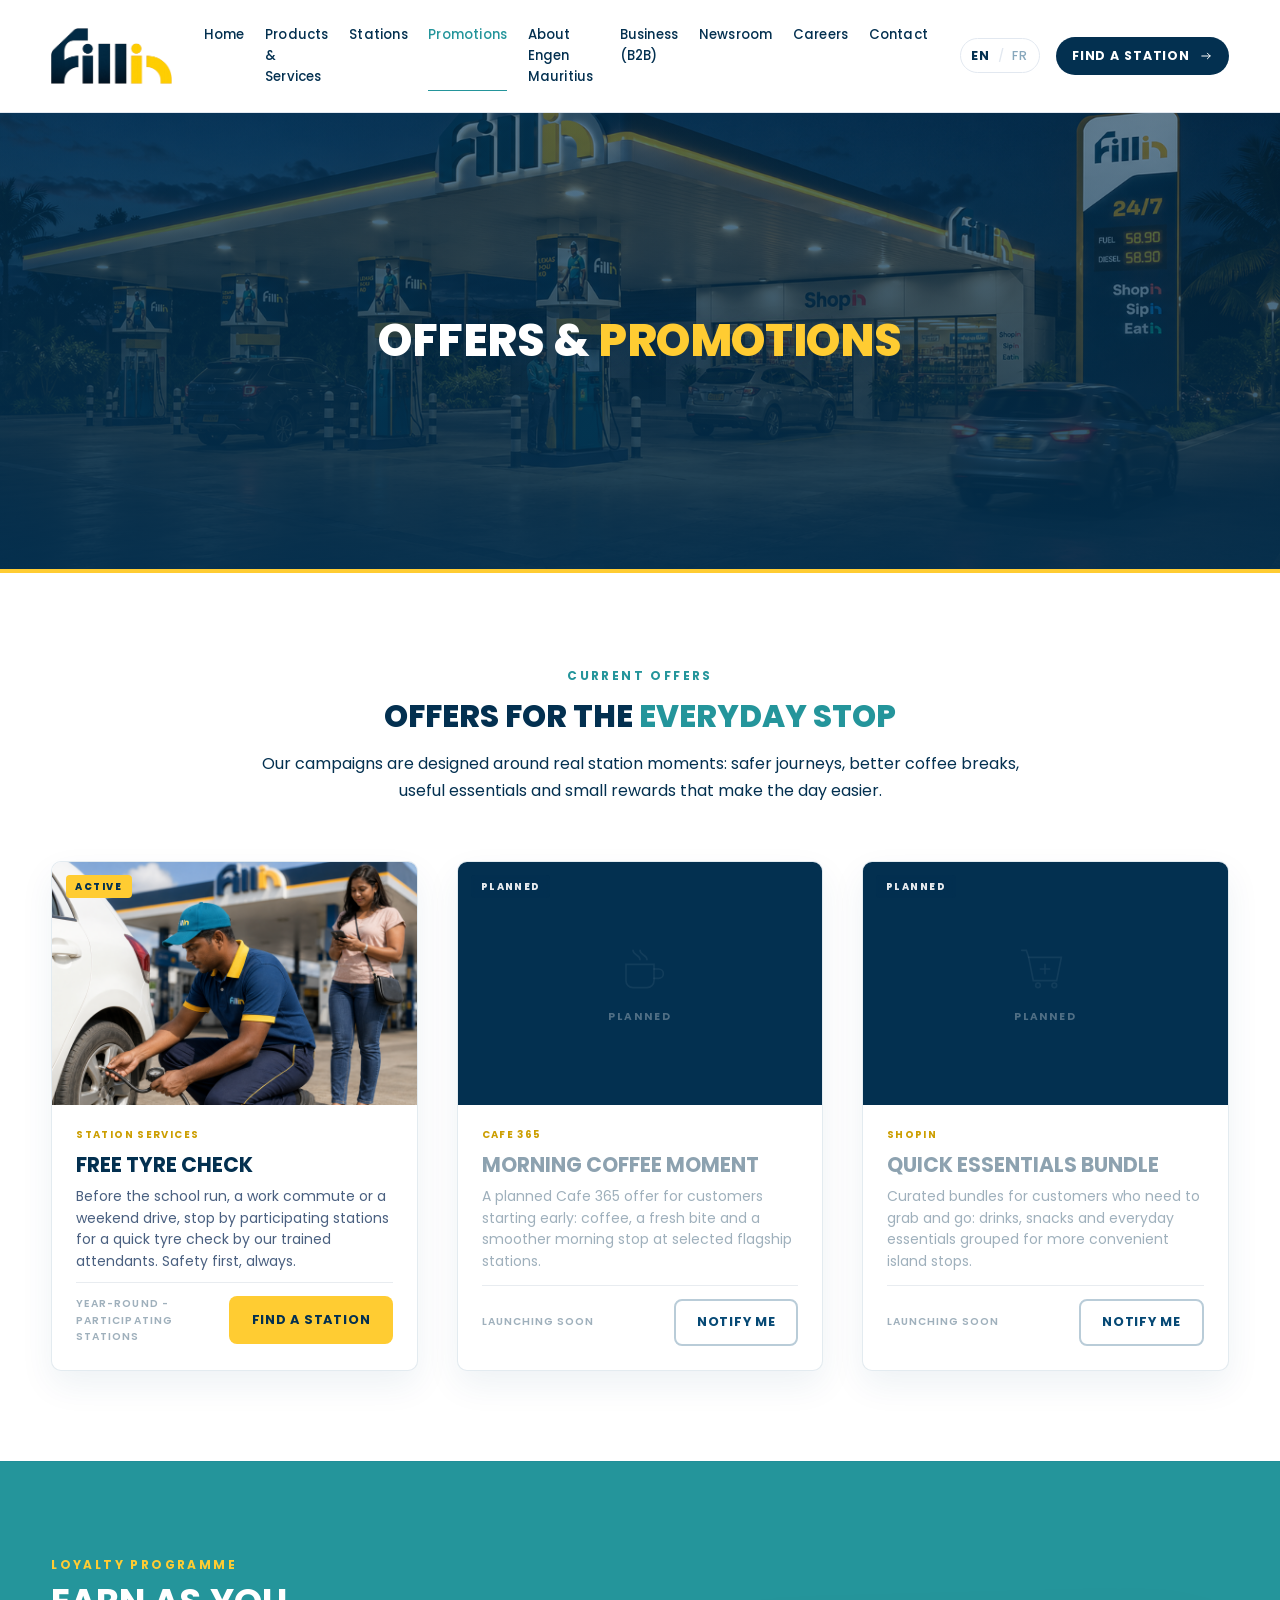
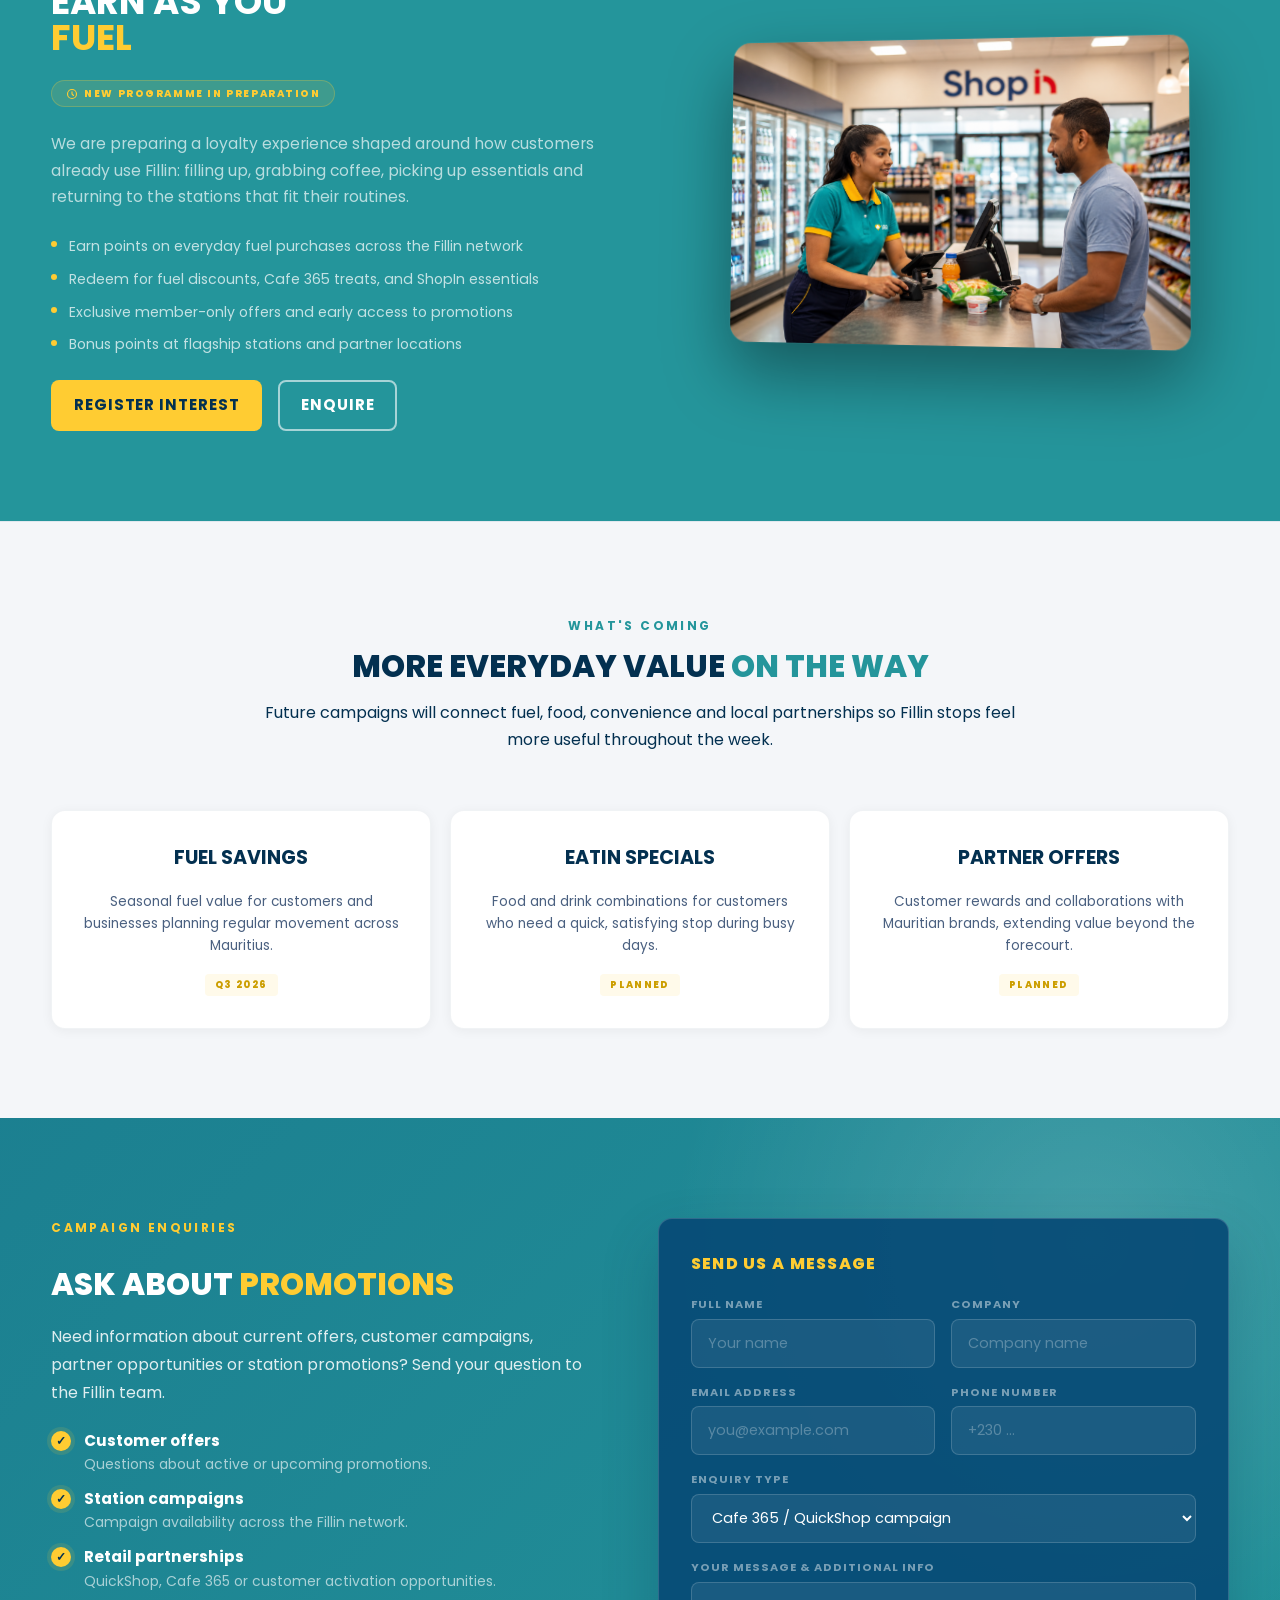
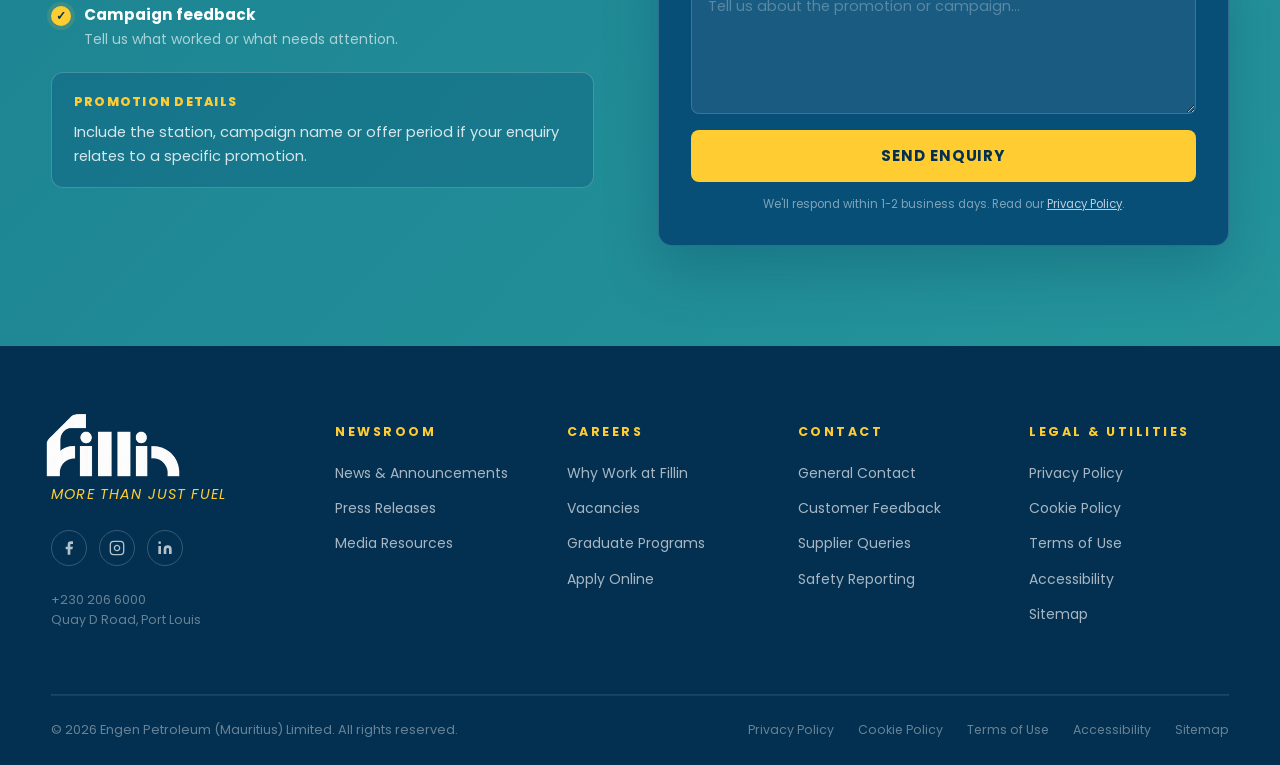
<file: promotions.html>
﻿<!DOCTYPE html>
<html lang="en" data-lang="en">
<head>
  <meta charset="UTF-8">
  <meta name="viewport" content="width=device-width, initial-scale=1.0">
  <meta name="description" content="View Fillin promotions, service station campaigns, QuickShop offers, Cafe 365 highlights, and customer rewards.">
  <meta property="og:title" content="Promotions and Campaigns - Fillin">
  <meta property="og:description" content="Discover Fillin campaigns, customer highlights, QuickShop offers, Cafe 365 updates, and service station promotions.">
  <meta property="og:type" content="website">
  <meta name="twitter:card" content="summary_large_image">
  <meta name="twitter:title" content="Promotions and Campaigns - Fillin">
  <meta name="twitter:description" content="Discover Fillin campaigns, customer highlights, QuickShop offers, Cafe 365 updates, and service station promotions.">
  <title>Promotions and Campaigns - Fillin</title>
  <link rel="preconnect" href="https://fonts.googleapis.com">
  <link rel="preconnect" href="https://fonts.gstatic.com" crossorigin>
  <link href="https://fonts.googleapis.com/css2?family=Poppins:ital,wght@0,400;0,500;0,600;0,700;0,800;1,400&display=swap" rel="stylesheet">
  <link rel="stylesheet" href="styles.css">
</head>
<body class="page-promotions">

<!-- ------------------------------------------------------ HEADER -->
<header class="site-header" id="top">
  <a class="brand" href="index.html" aria-label="Engen Mauritius home">
    <img src="assets/Logo-no-bg.png" alt="Engen Mauritius" class="brand-logo" width="534" height="264">
  </a>
  <nav class="site-nav" aria-label="Primary">
    <a href="index.html" data-en="Home" data-fr="Accueil">Home</a>
    <a href="products.html" data-en="Products &amp; Services" data-fr="Produits &amp; Services">Products &amp; Services</a>
    <a href="stations.html" data-en="Stations" data-fr="Stations">Stations</a>
    <a href="promotions.html" aria-current="page" data-en="Promotions" data-fr="Promotions">Promotions</a>
    <a href="about.html" data-en="About Engen Mauritius" data-fr="A propos">About Engen Mauritius</a>
    <a href="b2b.html" data-en="Business (B2B)" data-fr="Entreprises">Business (B2B)</a>
    <a href="newsroom.html" data-en="Newsroom" data-fr="Actualites">Newsroom</a>
    <a href="careers.html" data-en="Careers" data-fr="Carrieres">Careers</a>
    <a href="contact.html" data-en="Contact" data-fr="Contact">Contact</a>
  </nav>
  <div class="site-actions">
    <button class="lang-toggle" aria-label="Change language" data-pressed="en">
      <span class="lang-en">EN</span>
      <span class="lang-sep" aria-hidden="true">/</span>
      <span class="lang-fr">FR</span>
    </button>
    <a href="stations.html" class="btn-find">
      <span data-en="Find A Station" data-fr="Trouver une station">Find A Station</span>
      <svg viewBox="0 0 20 20" width="14" height="14" aria-hidden="true"><path d="M4 10h12M12 6l4 4-4 4" stroke="currentColor" stroke-width="1.4" fill="none" stroke-linecap="round" stroke-linejoin="round"/></svg>
    </a>
    <button class="v2-menu-toggle" id="menuToggle" aria-label="Open menu" aria-expanded="false" aria-controls="mobileNav">
      <svg class="icon-bars" viewBox="0 0 24 24" width="28" height="28" fill="none" stroke="currentColor" stroke-width="2" stroke-linecap="round" aria-hidden="true"><line x1="3" y1="6" x2="21" y2="6"/><line x1="3" y1="12" x2="21" y2="12"/><line x1="3" y1="18" x2="21" y2="18"/></svg>
      <svg class="icon-close" viewBox="0 0 24 24" width="28" height="28" fill="none" stroke="currentColor" stroke-width="2" stroke-linecap="round" aria-hidden="true"><line x1="18" y1="6" x2="6" y2="18"/><line x1="6" y1="6" x2="18" y2="18"/></svg>
    </button>
  </div>
</header>

<!-- Mobile nav overlay -->
<nav class="v2-mobile-nav" id="mobileNav" aria-label="Mobile navigation">
  <a href="index.html" data-en="Home" data-fr="Accueil">Home</a>
  <a href="products.html" data-en="Products &amp; Services" data-fr="Produits &amp; Services">Products &amp; Services</a>
  <a href="stations.html" data-en="Stations" data-fr="Stations">Stations</a>
  <a href="promotions.html" aria-current="page" data-en="Promotions" data-fr="Promotions">Promotions</a>
  <a href="about.html" data-en="About Engen Mauritius" data-fr="A propos">About Engen Mauritius</a>
  <a href="b2b.html" data-en="Business (B2B)" data-fr="Entreprises">Business (B2B)</a>
  <a href="newsroom.html" data-en="Newsroom" data-fr="Actualites">Newsroom</a>
  <a href="careers.html" data-en="Careers" data-fr="Carrieres">Careers</a>
  <a href="contact.html" data-en="Contact" data-fr="Contact">Contact</a>
  <a href="stations.html" class="v2-mobile-nav__cta">Find A Station</a>
</nav>

<!-- ------------------------------------------------------ PAGE HERO -->
<section class="v2-page-hero">
  <figure class="v2-page-hero__bg">
    <img src="assets/slider4.png" alt="" aria-hidden="true">
  </figure>
  <div class="v2-page-hero__scrim" aria-hidden="true"></div>
  <div class="v2-page-hero__content">
    <div class="v2-wrap">
      <h1 class="v2-page-hero__title anim-fade-up">Offers &amp; <em>Promotions</em></h1>
    </div>
  </div>
</section>

<!-- ------------------------------------------------------ CURRENT PROMOTIONS -->
<section class="v2-ip-sec v2-ip-sec--white" id="offers">
  <div class="v2-wrap">

    <div class="v2-ip-head anim-fade-up">
      <span class="v2-label">Current Offers</span>
      <h2>Offers for the <em>everyday stop</em></h2>
      <p class="v2-ip-head__lead">Our campaigns are designed around real station moments: safer journeys, better coffee breaks, useful essentials and small rewards that make the day easier.</p>
    </div>

    <div class="v2-promo-grid" data-stagger="0.1">

      <!-- ACTIVE: Free Tyre Check -->
      <article class="v2-promo-card anim-scale-in">
        <div class="v2-promo-card__img">
          <img src="assets/promo-tyre-check.png" alt="Free tyre check at Fillin station" loading="lazy" decoding="async">
          <span class="v2-promo-card__tag">Active</span>
        </div>
        <div class="v2-promo-card__body">
          <span class="v2-promo-card__cat">Station Services</span>
          <h3 class="v2-promo-card__title">Free Tyre Check</h3>
          <p class="v2-promo-card__desc">Before the school run, a work commute or a weekend drive, stop by participating stations for a quick tyre check by our trained attendants. Safety first, always.</p>
          <div class="v2-promo-card__footer">
            <span class="v2-promo-card__validity">Year-round  -  Participating stations</span>
            <a href="stations.html" class="v2-btn v2-btn--yellow v2-btn--sm">Find A Station</a>
          </div>
        </div>
      </article>

      <!-- COMING SOON: Cafe 365 Morning Deal -->
      <article class="v2-promo-card v2-promo-card--soon anim-scale-in">
        <div class="v2-promo-card__img">
          <div class="v2-promo-card__img-icon">
            <svg viewBox="0 0 48 48" fill="none" stroke="currentColor" stroke-width="1.4" stroke-linecap="round" width="56" height="56"><path d="M12 20h24v14a6 6 0 0 1-6 6H18a6 6 0 0 1-6-6V20z"/><path d="M36 24h4a4 4 0 0 1 0 8h-4"/><path d="M18 8c0 4 6 4 6 8M24 8c0 4 6 4 6 8"/></svg>
            <span>Planned</span>
          </div>
          <span class="v2-promo-card__tag v2-promo-card__tag--soon">Planned</span>
        </div>
        <div class="v2-promo-card__body">
          <span class="v2-promo-card__cat">Cafe 365</span>
          <h3 class="v2-promo-card__title">Morning Coffee Moment</h3>
          <p class="v2-promo-card__desc">A planned Cafe 365 offer for customers starting early: coffee, a fresh bite and a smoother morning stop at selected flagship stations.</p>
          <div class="v2-promo-card__footer">
            <span class="v2-promo-card__validity">Launching soon</span>
            <a href="#notify" class="v2-btn v2-btn--outline-navy v2-btn--sm">Notify Me</a>
          </div>
        </div>
      </article>

      <!-- COMING SOON: ShopIn Bundle -->
      <article class="v2-promo-card v2-promo-card--soon anim-scale-in">
        <div class="v2-promo-card__img">
          <div class="v2-promo-card__img-icon">
            <svg viewBox="0 0 48 48" fill="none" stroke="currentColor" stroke-width="1.4" stroke-linecap="round" width="56" height="56"><path d="M10 14h28l-4 20H14L10 14z"/><path d="M10 14l-2-6H4"/><circle cx="18" cy="38" r="2"/><circle cx="32" cy="38" r="2"/><path d="M20 24h8M24 20v8"/></svg>
            <span>Planned</span>
          </div>
          <span class="v2-promo-card__tag v2-promo-card__tag--soon">Planned</span>
        </div>
        <div class="v2-promo-card__body">
          <span class="v2-promo-card__cat">ShopIn</span>
          <h3 class="v2-promo-card__title">Quick Essentials Bundle</h3>
          <p class="v2-promo-card__desc">Curated bundles for customers who need to grab and go: drinks, snacks and everyday essentials grouped for more convenient island stops.</p>
          <div class="v2-promo-card__footer">
            <span class="v2-promo-card__validity">Launching soon</span>
            <a href="#notify" class="v2-btn v2-btn--outline-navy v2-btn--sm">Notify Me</a>
          </div>
        </div>
      </article>

    </div>

  </div>
</section>

<!-- ------------------------------------------------------ LOYALTY & REWARDS -->
<section class="v2-ip-sec v2-ip-sec--teal" id="loyalty">
  <div class="v2-wrap">

    <div class="v2-loyalty-split">

      <!-- Left: copy -->
      <div class="v2-loyalty-copy anim-fade-left">
        <div>
          <span class="v2-label">Loyalty Programme</span>
          <h2>
            Earn as You
            <em>Fuel</em>
          </h2>
        </div>
        <span class="v2-loyalty-coming-badge">
          <svg viewBox="0 0 16 16" fill="none" stroke="currentColor" stroke-width="1.5" stroke-linecap="round" width="12" height="12"><circle cx="8" cy="8" r="6"/><path d="M8 5v3l2 2"/></svg>
          New programme in preparation
        </span>
        <p>We are preparing a loyalty experience shaped around how customers already use Fillin: filling up, grabbing coffee, picking up essentials and returning to the stations that fit their routines.</p>
        <div class="v2-loyalty-features">
          <div class="v2-loyalty-feature">Earn points on everyday fuel purchases across the Fillin network</div>
          <div class="v2-loyalty-feature">Redeem for fuel discounts, Cafe 365 treats, and ShopIn essentials</div>
          <div class="v2-loyalty-feature">Exclusive member-only offers and early access to promotions</div>
          <div class="v2-loyalty-feature">Bonus points at flagship stations and partner locations</div>
        </div>
        <div class="v2-btn-row">
          <a href="#notify" class="v2-btn v2-btn--yellow">Register Interest</a>
          <a href="contact.html" class="v2-btn v2-btn--ghost">Enquire</a>
        </div>
      </div>

      <!-- Right: card image -->
      <div class="v2-loyalty-card-wrap anim-fade-right">
        <img src="assets/loyalty-card.png" alt="Fillin loyalty card" loading="lazy" decoding="async">
      </div>

    </div>

  </div>
</section>

<!-- ------------------------------------------------------ UPCOMING PROMOTIONS -->
<section class="v2-ip-sec v2-ip-sec--offwht" id="upcoming">
  <div class="v2-wrap">

    <div class="v2-ip-head anim-fade-up">
      <span class="v2-label">What's Coming</span>
      <h2>More everyday value <em>on the way</em></h2>
      <p class="v2-ip-head__lead">Future campaigns will connect fuel, food, convenience and local partnerships so Fillin stops feel more useful throughout the week.</p>
    </div>

    <div class="v2-upcoming-grid" data-stagger="0.09">

      <div class="v2-upcoming-item anim-scale-in">
        <div class="v2-upcoming-icon">
          <svg viewBox="0 0 32 32" fill="none" stroke="currentColor" stroke-width="1.6" stroke-linecap="round" width="26" height="26"><rect x="4" y="6" width="16" height="20" rx="2"/><path d="M20 12h3a2 2 0 0 1 2 2v7a2 2 0 0 1-2 2h-3"/><path d="M7 14h10M7 18h6"/></svg>
        </div>
        <h3>Fuel Savings</h3>
        <p>Seasonal fuel value for customers and businesses planning regular movement across Mauritius.</p>
        <span class="v2-upcoming-badge">Q3 2026</span>
      </div>

      <div class="v2-upcoming-item anim-scale-in">
        <div class="v2-upcoming-icon">
          <svg viewBox="0 0 32 32" fill="none" stroke="currentColor" stroke-width="1.6" stroke-linecap="round" width="26" height="26"><path d="M10 14h12l-2 12H12L10 14z"/><path d="M10 14l-1.5-5H6"/><circle cx="14" cy="30" r="1.5"/><circle cx="20" cy="30" r="1.5"/></svg>
        </div>
        <h3>EatIn Specials</h3>
        <p>Food and drink combinations for customers who need a quick, satisfying stop during busy days.</p>
        <span class="v2-upcoming-badge">Planned</span>
      </div>

      <div class="v2-upcoming-item anim-scale-in">
        <div class="v2-upcoming-icon">
          <svg viewBox="0 0 32 32" fill="none" stroke="currentColor" stroke-width="1.6" stroke-linecap="round" width="26" height="26"><path d="M16 4l3 8 9 .5-7 5.5 2.5 9-7.5-4.5L8.5 27l2.5-9L4 12.5l9-.5z"/></svg>
        </div>
        <h3>Partner Offers</h3>
        <p>Customer rewards and collaborations with Mauritian brands, extending value beyond the forecourt.</p>
        <span class="v2-upcoming-badge">Planned</span>
      </div>

    </div>

  </div>
</section>

<!-- ------------------------------------------------------ CTA BANNER -->
<section class="v2-page-enquiry" id="page-enquiry">
  <div class="v2-wrap">
    <div class="v2-page-enquiry__grid">
      <div class="v2-page-enquiry__copy anim-fade-left">
        <span class="v2-label">Campaign enquiries</span>
        <h2>Ask about <em>promotions</em></h2>
        <p>Need information about current offers, customer campaigns, partner opportunities or station promotions? Send your question to the Fillin team.</p>
        <ul class="v2-page-enquiry__checks">
          <li><div><strong>Customer offers</strong><span>Questions about active or upcoming promotions.</span></div></li>
          <li><div><strong>Station campaigns</strong><span>Campaign availability across the Fillin network.</span></div></li>
          <li><div><strong>Retail partnerships</strong><span>QuickShop, Cafe 365 or customer activation opportunities.</span></div></li>
          <li><div><strong>Campaign feedback</strong><span>Tell us what worked or what needs attention.</span></div></li>
        </ul>
        <div class="v2-page-enquiry__note">
          <strong>Promotion details</strong>
          <p>Include the station, campaign name or offer period if your enquiry relates to a specific promotion.</p>
        </div>
      </div>
      <div class="v2-page-enquiry__form anim-fade-right" data-enquiry-box>
        <h3>Send us a message</h3>
        <form class="js-enquiry-form" data-default-enquiry="quickshopCafe">
          <div class="v2-page-enquiry__row">
            <div class="v2-quote-field"><label for="promoName">Full name</label><input id="promoName" class="v2-quote-input" type="text" placeholder="Your name" required></div>
            <div class="v2-quote-field"><label for="promoCompany">Company</label><input id="promoCompany" class="v2-quote-input" type="text" placeholder="Company name"></div>
          </div>
          <div class="v2-page-enquiry__row">
            <div class="v2-quote-field"><label for="promoEmail">Email address</label><input id="promoEmail" class="v2-quote-input" type="email" placeholder="you@example.com" required></div>
            <div class="v2-quote-field"><label for="promoPhone">Phone number</label><input id="promoPhone" class="v2-quote-input" type="tel" placeholder="+230 ..."></div>
          </div>
          <div class="v2-quote-field">
            <label for="promoType">Enquiry type</label>
            <select id="promoType" class="v2-quote-input v2-quote-select" data-enquiry-type required>
              <option value="quickshopCafe">Cafe 365 / QuickShop campaign</option>
              <option value="feedback">Campaign feedback</option>
              <option value="general">General promotion enquiry</option>
              <option value="media">Media / campaign announcement</option>
            </select>
          </div>
          <div class="v2-quote-field"><label for="promoMsg">Your Message &amp; Additional Info</label><textarea id="promoMsg" class="v2-quote-input" rows="5" placeholder="Tell us about the promotion or campaign..." required></textarea></div>
          <button type="submit" class="v2-btn v2-btn--yellow v2-btn--full" data-enquiry-submit>Send enquiry</button>
        </form>
        <p class="v2-page-enquiry__privacy">We'll respond within 1-2 business days. Read our <a href="privacy-policy.html">Privacy Policy</a>.</p>
      </div>
    </div>
  </div>
</section>


<!-- ------------------------------------------------------ FOOTER -->
<footer class="v2-footer">
  <div class="v2-wrap">
    <div class="v2-footer__top">
      <div class="v2-footer__brand">
        <a href="index.html" aria-label="Engen Mauritius home">
          <img src="assets/Logo-no-bg-white.png" alt="Engen Mauritius" class="v2-footer__logo">
        </a>
        <p class="v2-footer__tagline">More Than Just Fuel</p>
        <div class="v2-footer__social">
          <a href="#" aria-label="Facebook"><svg viewBox="0 0 24 24" fill="currentColor"><path d="M18 2h-3a5 5 0 0 0-5 5v3H7v4h3v8h4v-8h3l1-4h-4V7a1 1 0 0 1 1-1h3z"/></svg></a>
          <a href="#" aria-label="Instagram"><svg viewBox="0 0 24 24" fill="none" stroke="currentColor" stroke-width="2"><rect x="2" y="2" width="20" height="20" rx="5"/><path d="M16 11.37A4 4 0 1 1 12.63 8 4 4 0 0 1 16 11.37z"/><line x1="17.5" y1="6.5" x2="17.51" y2="6.5"/></svg></a>
          <a href="#" aria-label="LinkedIn"><svg viewBox="0 0 24 24" fill="currentColor"><path d="M16 8a6 6 0 0 1 6 6v7h-4v-7a2 2 0 0 0-2-2 2 2 0 0 0-2 2v7h-4v-7a6 6 0 0 1 6-6zM2 9h4v12H2z"/><circle cx="4" cy="4" r="2"/></svg></a>
        </div>
        <p class="v2-footer__contact-meta">+230 206 6000<br>Quay D Road, Port Louis</p>
      </div>
      <div class="v2-footer__cols">
        <div class="v2-footer__col">
          <h4>Newsroom</h4>
          <ul>
            <li><a href="newsroom.html">News &amp; Announcements</a></li>
            <li><a href="newsroom.html">Press Releases</a></li>
            <li><a href="newsroom.html">Media Resources</a></li>
          </ul>
        </div>
        <div class="v2-footer__col">
          <h4>Careers</h4>
          <ul>
            <li><a href="careers.html">Why Work at Fillin</a></li>
            <li><a href="careers.html">Vacancies</a></li>
            <li><a href="careers.html">Graduate Programs</a></li>
            <li><a href="mailto:recruitment@engen.mu">Apply Online</a></li>
          </ul>
        </div>
        <div class="v2-footer__col">
          <h4>Contact</h4>
          <ul>
            <li><a href="contact.html">General Contact</a></li>
            <li><a href="contact.html">Customer Feedback</a></li>
            <li><a href="contact.html">Supplier Queries</a></li>
            <li><a href="contact.html">Safety Reporting</a></li>
          </ul>
        </div>
        <div class="v2-footer__col">
          <h4>Legal &amp; Utilities</h4>
          <ul>
            <li><a href="privacy-policy.html">Privacy Policy</a></li>
            <li><a href="cookie-policy.html">Cookie Policy</a></li>
            <li><a href="terms.html">Terms of Use</a></li>
            <li><a href="accessibility.html">Accessibility</a></li>
            <li><a href="#">Sitemap</a></li>
          </ul>
        </div>
      </div>
    </div>
    <div class="v2-footer__bottom">
      <p>&copy; 2026 Engen Petroleum (Mauritius) Limited. All rights reserved.</p>
      <div class="v2-footer__legal">
        <a href="privacy-policy.html">Privacy Policy</a>
        <a href="cookie-policy.html">Cookie Policy</a>
        <a href="terms.html">Terms of Use</a>
        <a href="accessibility.html">Accessibility</a>
        <a href="#">Sitemap</a>
      </div>
    </div>
  </div>
</footer>

<button class="back-to-top" id="backToTop" aria-label="Back to top">
  <svg viewBox="0 0 24 24" fill="none" stroke="currentColor" stroke-width="2.5" stroke-linecap="round" stroke-linejoin="round" aria-hidden="true"><polyline points="18 15 12 9 6 15"/></svg>
</button>
<script src="script.js" defer></script>
<script>
  document.getElementById('notifyForm')?.addEventListener('submit', function(e) {
    e.preventDefault();
    this.innerHTML = '<p class="v2-notify-success">Thank you! We\'ll notify you as soon as new promotions go live.</p>';
  });
</script>
</body>
</html>
</file>
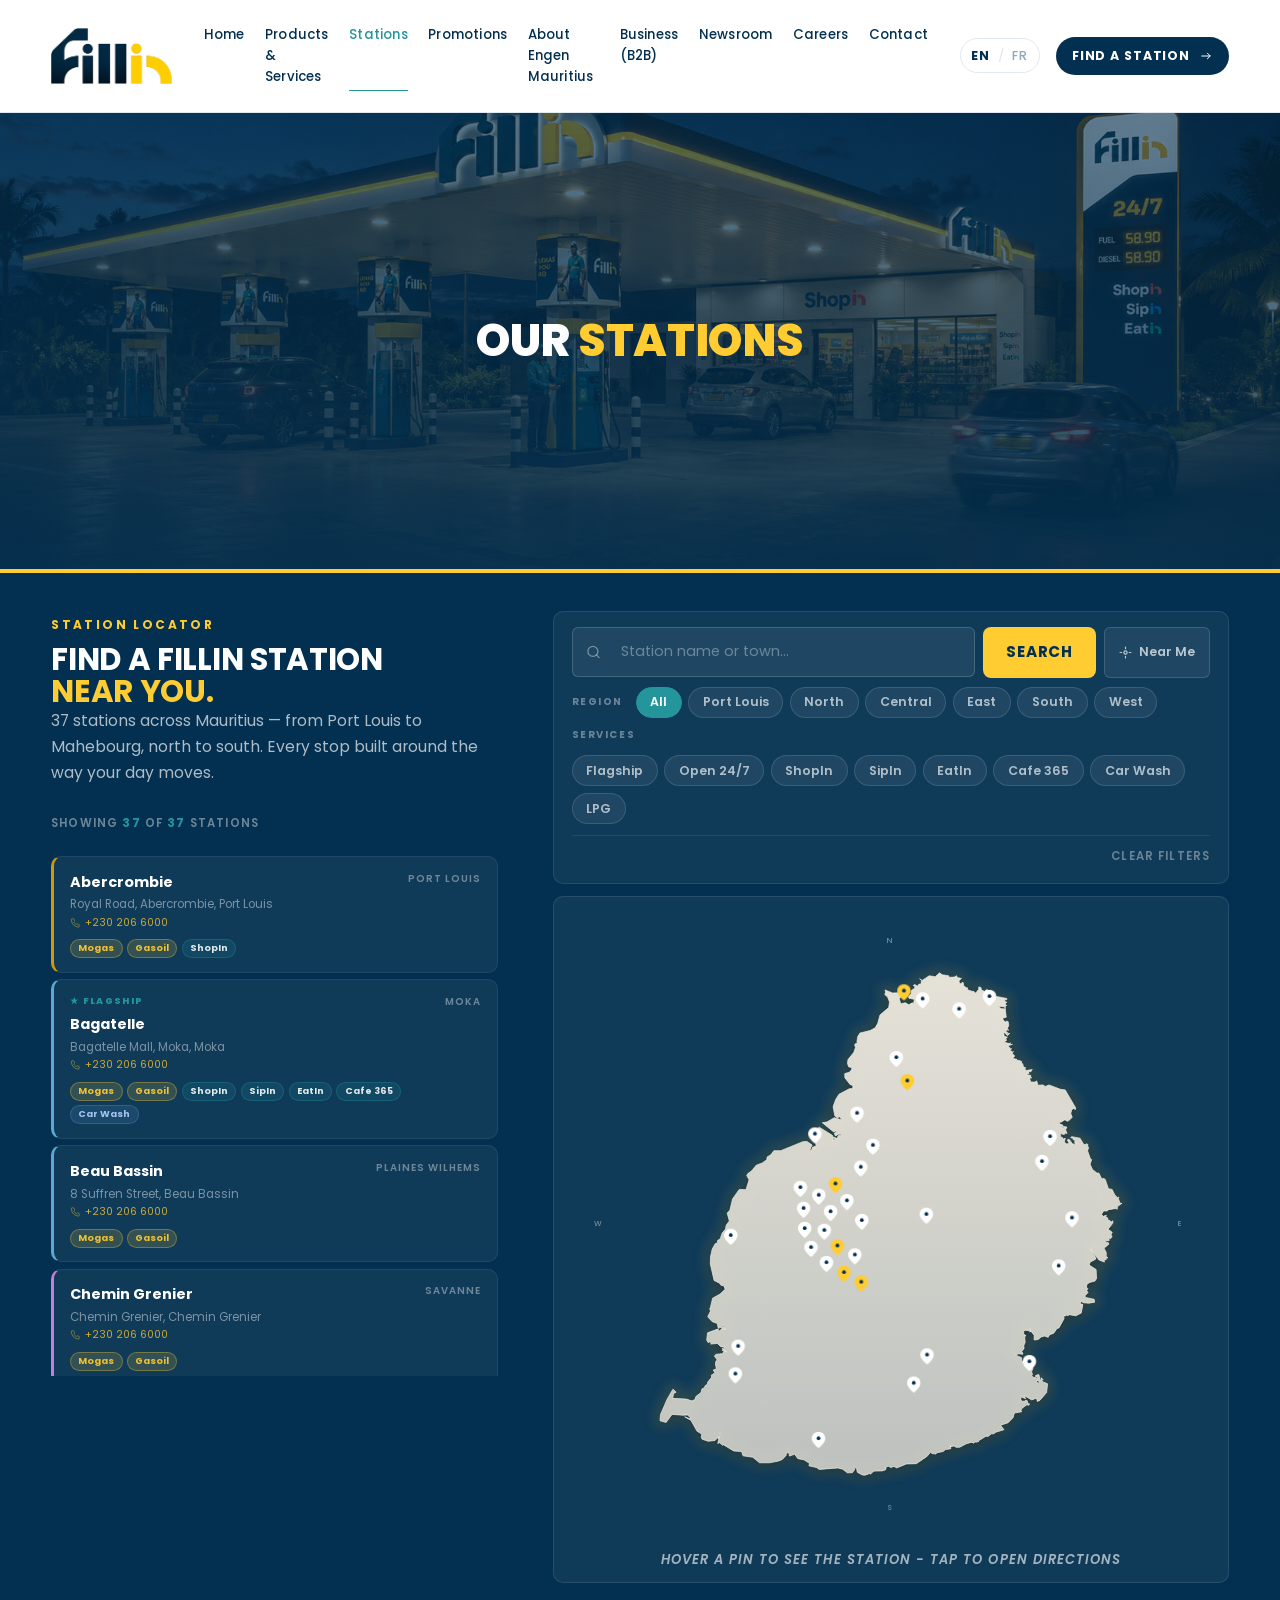
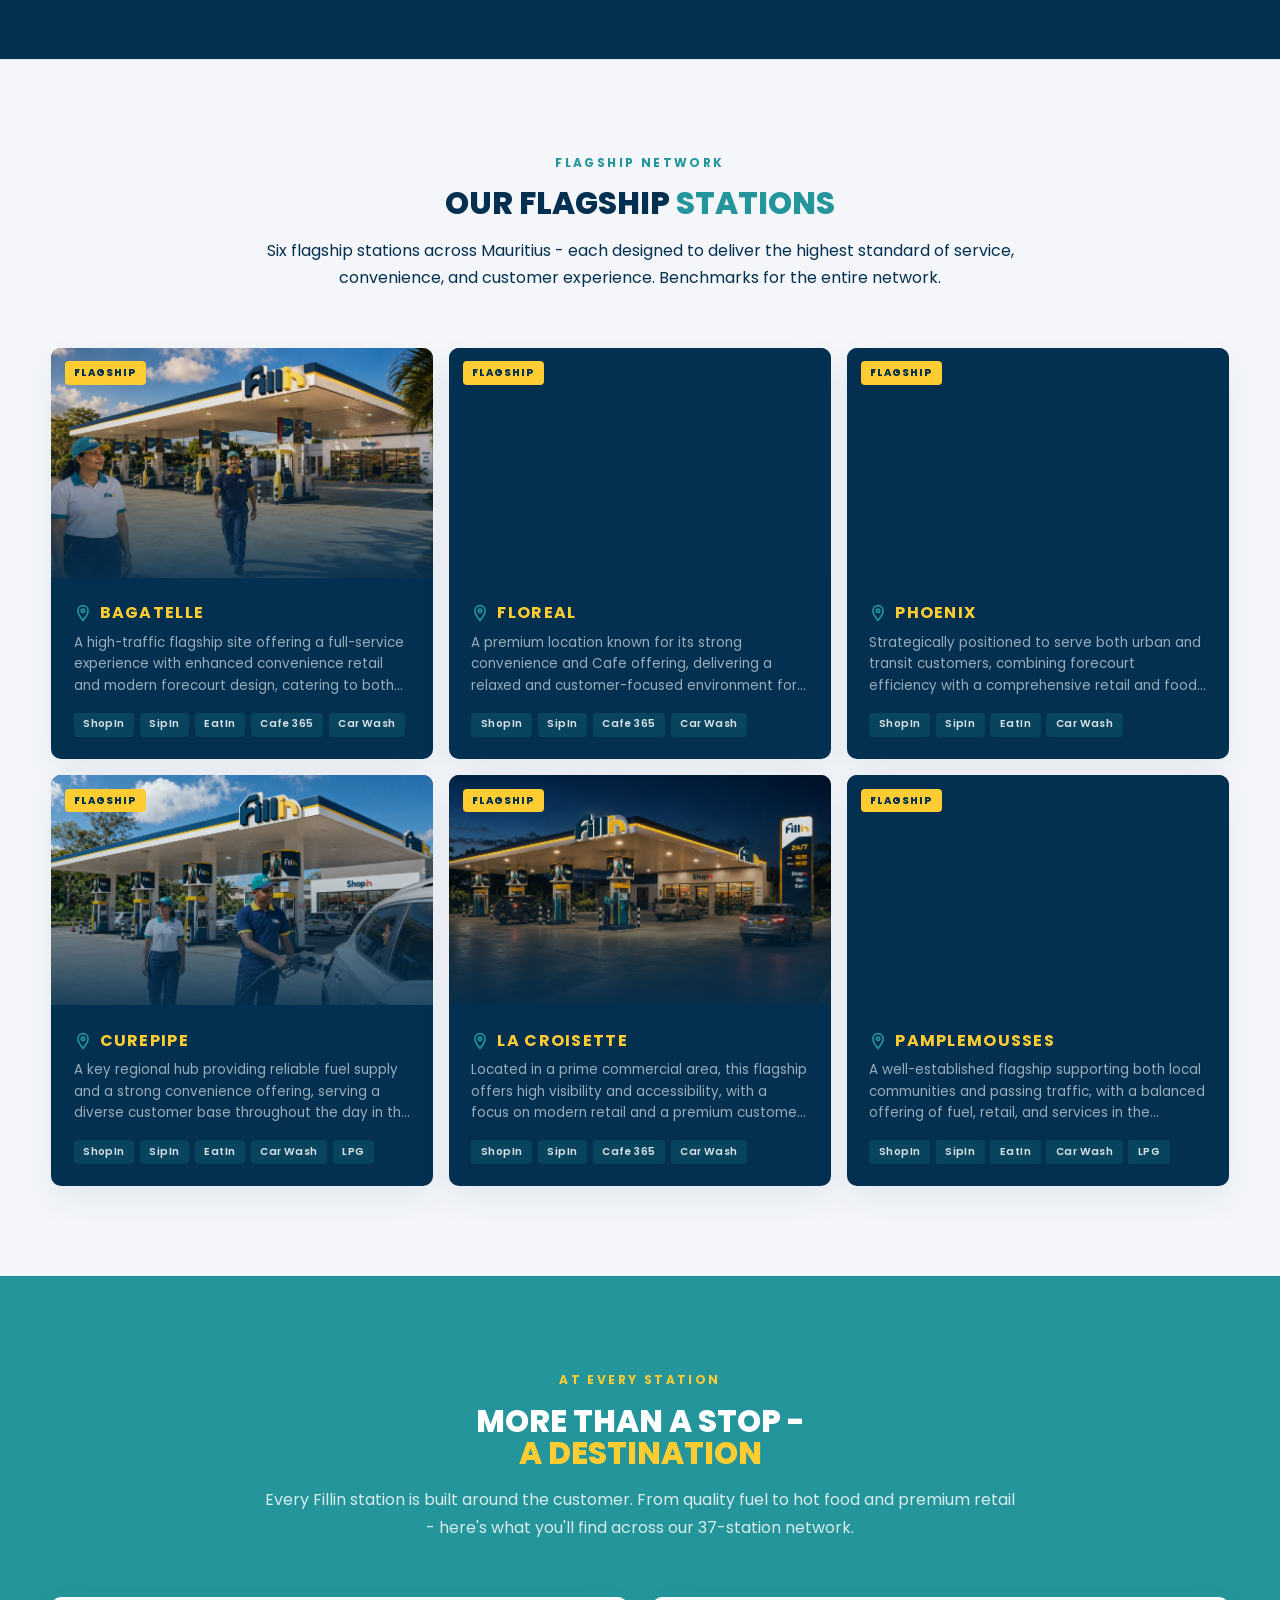
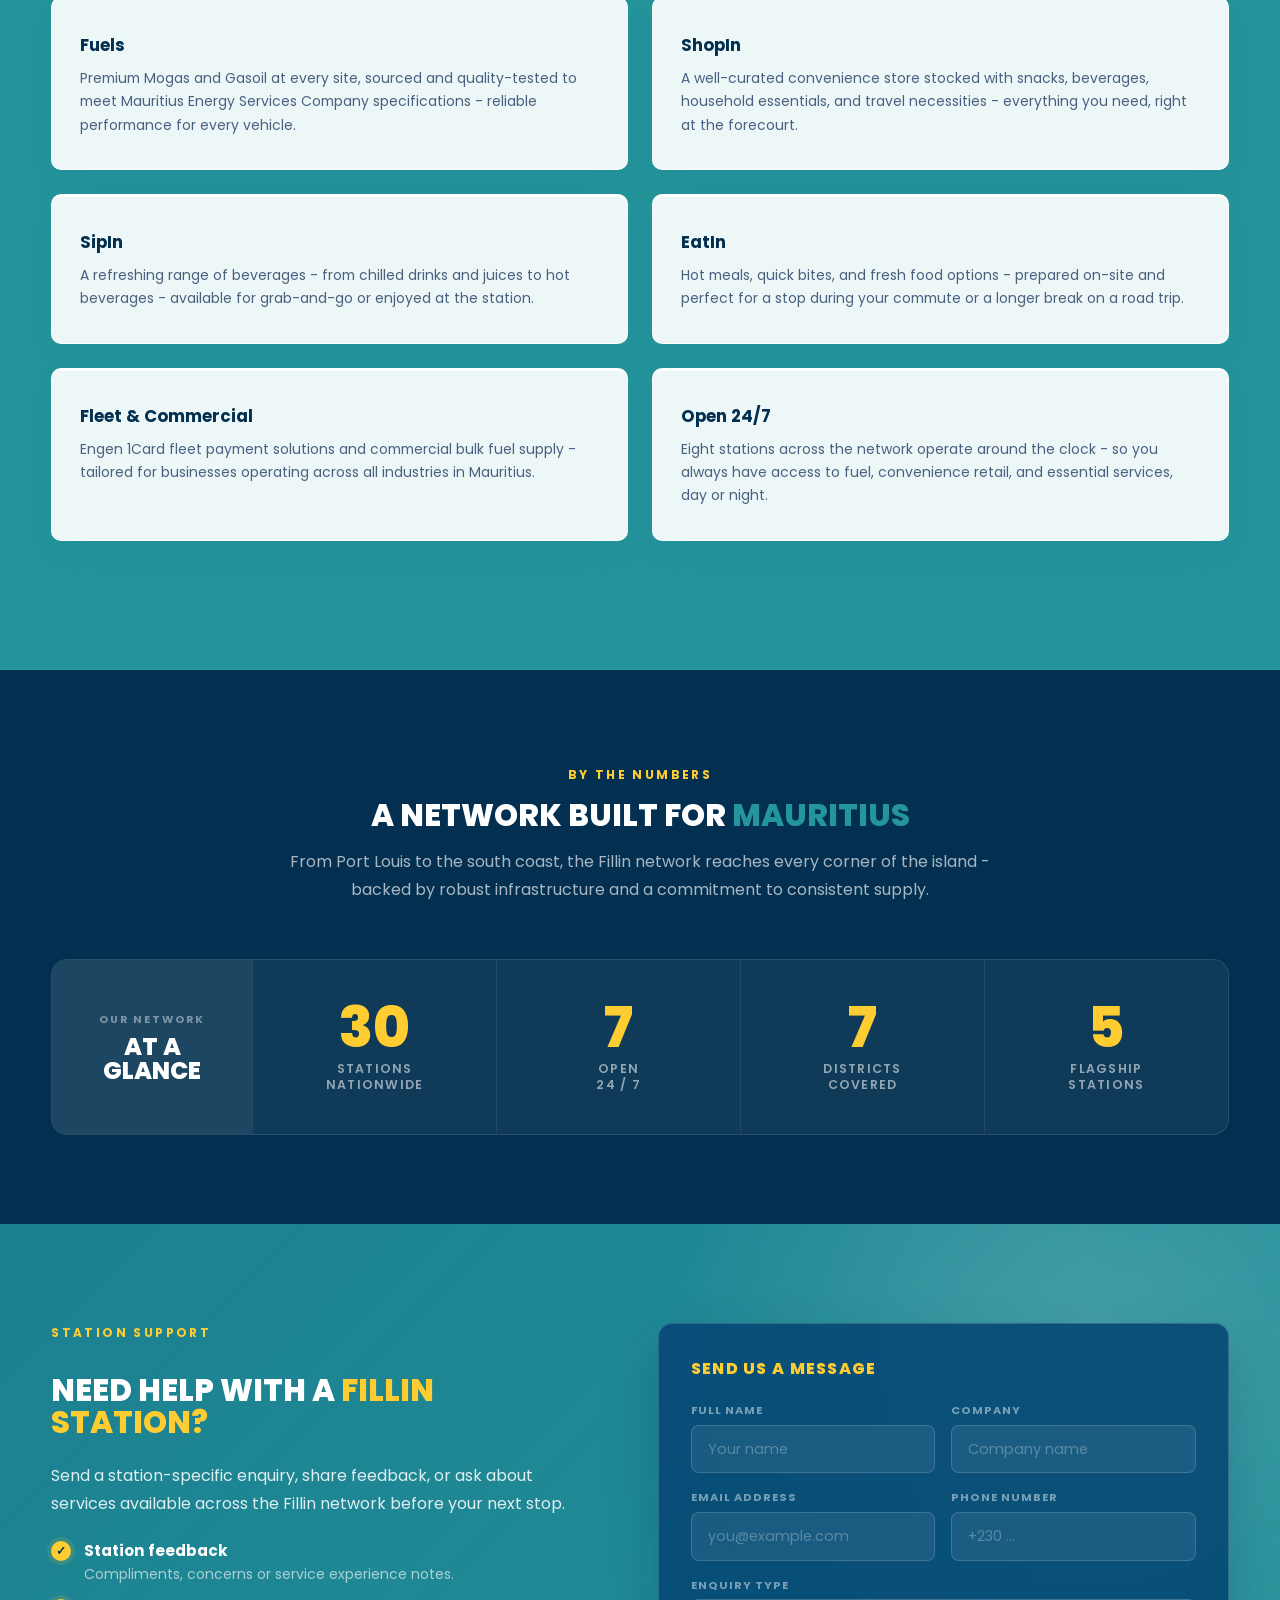
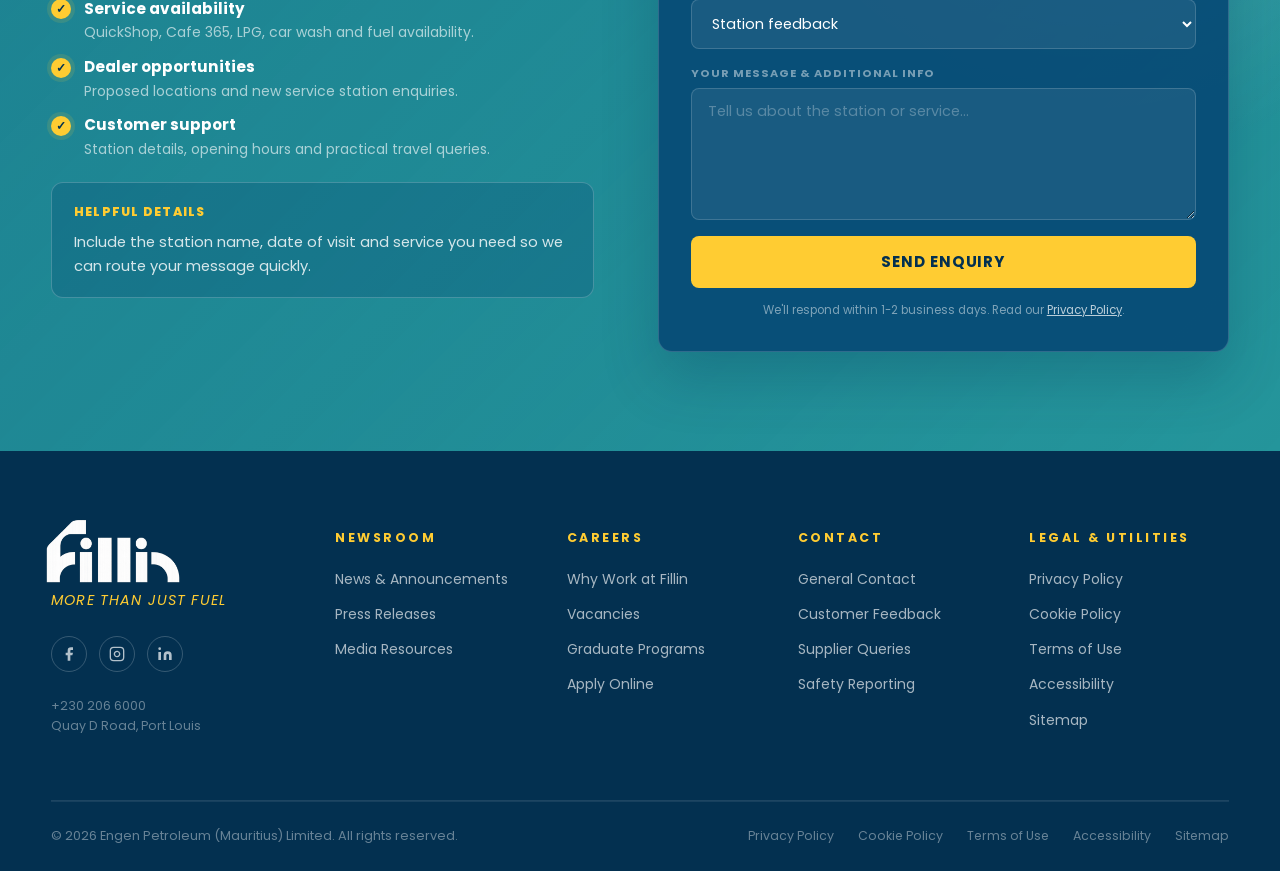
<file: stations.html>
﻿<!DOCTYPE html>
<html lang="en" data-lang="en">
<head>
  <meta charset="UTF-8">
  <meta name="viewport" content="width=device-width, initial-scale=1.0">
  <meta name="description" content="Find Fillin service stations in Mauritius. Search by station or town and filter by QuickShop, Cafe 365, Car Wash, LPG, 24/7, and flagship services.">
  <meta property="og:title" content="Service Station Locator - Fillin">
  <meta property="og:description" content="Search Fillin service stations in Mauritius and filter by QuickShop, Cafe 365, Car Wash, LPG, 24/7, and flagship locations.">
  <meta property="og:type" content="website">
  <meta name="twitter:card" content="summary_large_image">
  <meta name="twitter:title" content="Service Station Locator - Fillin">
  <meta name="twitter:description" content="Search Fillin service stations in Mauritius and filter by QuickShop, Cafe 365, Car Wash, LPG, 24/7, and flagship locations.">
  <title>Find a Fillin Station in Mauritius</title>
  <link rel="preconnect" href="https://fonts.googleapis.com">
  <link rel="preconnect" href="https://fonts.gstatic.com" crossorigin>
  <link href="https://fonts.googleapis.com/css2?family=Poppins:ital,wght@0,400;0,500;0,600;0,700;0,800;1,400&display=swap" rel="stylesheet">
  <link rel="stylesheet" href="styles.css">
</head>
<body class="page-stations">

<!-- ------------------------------------------------------ HEADER -->
<header class="site-header" id="top">
  <a class="brand" href="index.html" aria-label="Engen Mauritius home">
    <img src="assets/Logo-no-bg.png" alt="Engen Mauritius" class="brand-logo" width="534" height="264">
  </a>
  <nav class="site-nav" aria-label="Primary">
    <a href="index.html" data-en="Home" data-fr="Accueil">Home</a>
    <a href="products.html" data-en="Products &amp; Services" data-fr="Produits &amp; Services">Products &amp; Services</a>
    <a href="stations.html" aria-current="page" data-en="Stations" data-fr="Stations">Stations</a>
    <a href="promotions.html" data-en="Promotions" data-fr="Promotions">Promotions</a>
    <a href="about.html" data-en="About Engen Mauritius" data-fr="A propos">About Engen Mauritius</a>
    <a href="b2b.html" data-en="Business (B2B)" data-fr="Entreprises">Business (B2B)</a>
    <a href="newsroom.html" data-en="Newsroom" data-fr="Actualites">Newsroom</a>
    <a href="careers.html" data-en="Careers" data-fr="Carrieres">Careers</a>
    <a href="contact.html" data-en="Contact" data-fr="Contact">Contact</a>
  </nav>
  <div class="site-actions">
    <button class="lang-toggle" aria-label="Change language" data-pressed="en">
      <span class="lang-en">EN</span>
      <span class="lang-sep" aria-hidden="true">/</span>
      <span class="lang-fr">FR</span>
    </button>
    <a href="#locator" class="btn-find">
      <span data-en="Find A Station" data-fr="Trouver une station">Find A Station</span>
      <svg viewBox="0 0 20 20" width="14" height="14" aria-hidden="true"><path d="M4 10h12M12 6l4 4-4 4" stroke="currentColor" stroke-width="1.4" fill="none" stroke-linecap="round" stroke-linejoin="round"/></svg>
    </a>
    <button class="v2-menu-toggle" id="menuToggle" aria-label="Open menu" aria-expanded="false" aria-controls="mobileNav">
      <svg class="icon-bars" viewBox="0 0 24 24" width="28" height="28" fill="none" stroke="currentColor" stroke-width="2" stroke-linecap="round" aria-hidden="true"><line x1="3" y1="6" x2="21" y2="6"/><line x1="3" y1="12" x2="21" y2="12"/><line x1="3" y1="18" x2="21" y2="18"/></svg>
      <svg class="icon-close" viewBox="0 0 24 24" width="28" height="28" fill="none" stroke="currentColor" stroke-width="2" stroke-linecap="round" aria-hidden="true"><line x1="18" y1="6" x2="6" y2="18"/><line x1="6" y1="6" x2="18" y2="18"/></svg>
    </button>
  </div>
</header>

<!-- Mobile nav overlay -->
<nav class="v2-mobile-nav" id="mobileNav" aria-label="Mobile navigation">
  <a href="index.html" data-en="Home" data-fr="Accueil">Home</a>
  <a href="products.html" data-en="Products &amp; Services" data-fr="Produits &amp; Services">Products &amp; Services</a>
  <a href="stations.html" aria-current="page" data-en="Stations" data-fr="Stations">Stations</a>
  <a href="promotions.html" data-en="Promotions" data-fr="Promotions">Promotions</a>
  <a href="about.html" data-en="About Engen Mauritius" data-fr="A propos">About Engen Mauritius</a>
  <a href="b2b.html" data-en="Business (B2B)" data-fr="Entreprises">Business (B2B)</a>
  <a href="newsroom.html" data-en="Newsroom" data-fr="Actualites">Newsroom</a>
  <a href="careers.html" data-en="Careers" data-fr="Carrieres">Careers</a>
  <a href="contact.html" data-en="Contact" data-fr="Contact">Contact</a>
  <a href="#locator" class="v2-mobile-nav__cta">Find A Station</a>
</nav>

<!-- ------------------------------------------------------ PAGE HERO -->
<section class="v2-page-hero">
  <figure class="v2-page-hero__bg">
    <img src="assets/slider4.png" alt="" aria-hidden="true">
  </figure>
  <div class="v2-page-hero__scrim" aria-hidden="true"></div>
  <div class="v2-page-hero__content">
    <div class="v2-wrap">
      <h1 class="v2-page-hero__title anim-fade-up">Our <em>Stations</em></h1>
    </div>
  </div>
</section>

<!-- ------------------------------------------------------ LOCATOR -->
<section class="locator v2-locator-sec v2-locator-flush" id="locator">
  <div class="v2-wrap">
    <div class="v2-loc-grid">

      <!-- Left col: heading + story + stats + result count + scrollable station list -->
      <div class="v2-loc-copy">
        <div>
          <span class="v2-label">Station Locator</span>
          <h2 class="v2-loc-heading">
            Find a Fillin station
            <em data-en="near you." data-fr="près de chez vous.">near you.</em>
          </h2>
          <p class="v2-loc-lede">37 stations across Mauritius — from Port Louis to Mahebourg, north to south. Every stop built around the way your day moves.</p>
        </div>
        <p class="v2-loc-count" id="locCount">Showing <strong>37</strong> of <strong>37</strong> stations</p>
        <div class="v2-loc-list" id="stationList" aria-live="polite" aria-label="Filtered station list"></div>
      </div>

      <!-- Right col: search/filter panel + map stacked vertically -->
      <div class="v2-loc-map-wrap">

        <!-- Search + filter panel  -  sits above the map in normal flow -->
        <div class="v2-loc-overlay">
          <form class="v2-loc-search" onsubmit="event.preventDefault();">
            <div class="v2-loc-search__wrap">
              <svg class="v2-loc-search__icon" viewBox="0 0 24 24" fill="none" stroke="currentColor" stroke-width="2" stroke-linecap="round" aria-hidden="true">
                <circle cx="11" cy="11" r="8"/><path d="m21 21-4.35-4.35"/>
              </svg>
              <input type="text" id="locSearch" class="v2-loc-search__input" placeholder="Station name or town..." data-en="Station name or town..." data-fr="Nom ou ville..." autocomplete="off">
              <ul class="v2-loc-autocomplete" id="stationLocAc" role="listbox" aria-label="Station suggestions"></ul>
            </div>
            <button type="submit" class="v2-btn v2-btn--yellow" data-en="Search" data-fr="Rechercher">Search</button>
            <button type="button" class="v2-loc-near-btn" id="nearMeBtn" title="Sort by nearest station">
              <svg width="13" height="13" viewBox="0 0 24 24" fill="none" stroke="currentColor" stroke-width="2.2" stroke-linecap="round"><circle cx="12" cy="12" r="3"/><path d="M12 2v3M12 19v3M2 12h3M19 12h3"/></svg>
              <span class="near-me-label">Near Me</span>
            </button>
          </form>
          <div class="v2-loc-filters">
            <div class="v2-loc-filter-group">
              <span class="v2-loc-filter-label">Region</span>
              <div class="v2-loc-filter-pills" id="regionFilter" role="group" aria-label="Filter by region">
                <button class="v2-filter-pill is-active" data-region="all">All</button>
                <button class="v2-filter-pill" data-region="Port Louis">Port Louis</button>
                <button class="v2-filter-pill" data-region="North">North</button>
                <button class="v2-filter-pill" data-region="Central">Central</button>
                <button class="v2-filter-pill" data-region="East">East</button>
                <button class="v2-filter-pill" data-region="South">South</button>
                <button class="v2-filter-pill" data-region="West">West</button>
              </div>
            </div>
            <div class="v2-loc-filter-group">
              <span class="v2-loc-filter-label">Services</span>
              <div class="v2-loc-filter-pills" id="serviceFilter" role="group" aria-label="Filter by service">
                <button class="v2-filter-pill" data-service="flagship">Flagship</button>
                <button class="v2-filter-pill" data-service="open24">Open 24/7</button>
                <button class="v2-filter-pill" data-service="ShopIn">ShopIn</button>
                <button class="v2-filter-pill" data-service="SipIn">SipIn</button>
                <button class="v2-filter-pill" data-service="EatIn">EatIn</button>
                <button class="v2-filter-pill" data-service="Cafe 365">Cafe 365</button>
                <button class="v2-filter-pill" data-service="Car Wash">Car Wash</button>
                <button class="v2-filter-pill" data-service="LPG">LPG</button>
              </div>
            </div>
          </div>
          <div class="v2-loc-filter-clear-row">
            <button class="v2-loc-clear-btn" id="clearFiltersTop" type="button">Clear filters</button>
          </div>
        </div>

        <!-- Map -->
        <div class="v2-loc-map locator-map" aria-label="Map of Mauritius with station locations">
          <div class="map-frame">
            <svg id="locatorMap" class="map-svg" viewBox="0 0 800 900" preserveAspectRatio="xMidYMid meet" role="img" aria-label="Interactive map of Mauritius with Fillin station pins">
              <defs>
                <filter id="mapIslandShadow" x="-10%" y="-10%" width="120%" height="120%">
                  <feGaussianBlur in="SourceAlpha" stdDeviation="8"/>
                  <feOffset dx="0" dy="4" result="offsetblur"/>
                  <feComponentTransfer><feFuncA type="linear" slope="0.35"/></feComponentTransfer>
                  <feMerge><feMergeNode/><feMergeNode in="SourceGraphic"/></feMerge>
                </filter>
                <linearGradient id="mapIslandGrad" x1="0%" y1="0%" x2="0%" y2="100%">
                  <stop offset="0%" stop-color="rgba(244, 238, 226, 0.92)"/>
                  <stop offset="100%" stop-color="rgba(244, 238, 226, 0.72)"/>
                </linearGradient>
              </defs>
              <path id="islandGlow" class="island-glow"/>
              <path id="islandFill" class="island-fill" fill="url(#mapIslandGrad)" filter="url(#mapIslandShadow)"/>
              <path id="islandStroke" class="island-stroke"/>
              <g id="compassLabels"></g>
              <g id="pins"></g>
            </svg>

            <div class="map-tip" id="mapTip" role="dialog" aria-live="polite">
              <p class="map-tip__region" id="tipRegion">North</p>
              <p class="map-tip__name" id="tipName">Station name</p>
              <p class="map-tip__addr" id="tipAddr">Town, Mauritius</p>
              <div class="map-tip__svcs" id="tipSvcs"></div>
              <a class="map-tip__cta" id="tipCta" href="#" target="_blank" rel="noopener">
                <span data-en="Open in Google Maps" data-fr="Ouvrir dans Google Maps">Open in Google Maps</span>
                <svg viewBox="0 0 24 24" fill="none" stroke="currentColor" stroke-width="2.5" stroke-linecap="round" stroke-linejoin="round" aria-hidden="true"><path d="M7 17L17 7"/><path d="M7 7h10v10"/></svg>
              </a>
            </div>
          </div>
          <p class="v2-loc-map__caption">
            <em data-en="Hover a pin to see the station  -  tap to open directions" data-fr="Survolez une epingle pour voir la station  -  tapez pour l'itin - raire">Hover a pin to see the station  -  tap to open directions</em>
          </p>
        </div>

      </div><!-- /.v2-loc-map-wrap -->
    </div>
  </div>
</section>

<!-- ------------------------------------------------------ FLAGSHIP STATIONS -->
<section class="v2-ip-sec v2-ip-sec--offwht" id="flagship">
  <div class="v2-wrap">

    <div class="v2-ip-head anim-fade-up">
      <span class="v2-label">Flagship Network</span>
      <h2>Our Flagship <em>Stations</em></h2>
      <p class="v2-ip-head__lead">
        Six flagship stations across Mauritius  -  each designed to deliver the highest standard of service, convenience, and customer experience. Benchmarks for the entire network.
      </p>
    </div>

    <div class="v2-flagship-grid" data-stagger="0.09">

      <!-- Bagatelle  -  Replace with station-bagatelle.png when available -->
      <article class="v2-fs-card anim-scale-in">
        <figure class="v2-fs-card__img">
          <img src="assets/slider1-temp.png" alt="Engen Bagatelle flagship station" loading="lazy" decoding="async">
          <span class="v2-fs-card__badge">Flagship</span>
        </figure>
        <div class="v2-fs-card__body">
          <div class="v2-fs-card__meta">
            <svg viewBox="0 0 16 16" fill="none" stroke="currentColor" stroke-width="1.5" stroke-linecap="round" aria-hidden="true" width="14" height="14"><path d="M8 1.5C5.5 1.5 3.5 3.5 3.5 6c0 3.5 4.5 8.5 4.5 8.5s4.5-5 4.5-8.5C12.5 3.5 10.5 1.5 8 1.5z"/><circle cx="8" cy="6" r="1.5"/></svg>
            <span>Bagatelle</span>
          </div>
          <p class="v2-fs-card__desc">A high-traffic flagship site offering a full-service experience with enhanced convenience retail and modern forecourt design, catering to both daily commuters and shoppers.</p>
          <ul class="v2-fs-card__services">
            <li>ShopIn</li>
            <li>SipIn</li>
            <li>EatIn</li>
            <li>Cafe 365</li>
            <li>Car Wash</li>
          </ul>
        </div>
      </article>

      <!-- Floreal  -  Replace with station-floreal.png when available -->
      <article class="v2-fs-card anim-scale-in">
        <figure class="v2-fs-card__img">
          <img src="assets/slider3.png" alt="Engen Floreal flagship station" loading="lazy" decoding="async">
          <span class="v2-fs-card__badge">Flagship</span>
        </figure>
        <div class="v2-fs-card__body">
          <div class="v2-fs-card__meta">
            <svg viewBox="0 0 16 16" fill="none" stroke="currentColor" stroke-width="1.5" stroke-linecap="round" aria-hidden="true" width="14" height="14"><path d="M8 1.5C5.5 1.5 3.5 3.5 3.5 6c0 3.5 4.5 8.5 4.5 8.5s4.5-5 4.5-8.5C12.5 3.5 10.5 1.5 8 1.5z"/><circle cx="8" cy="6" r="1.5"/></svg>
            <span>Floreal</span>
          </div>
          <p class="v2-fs-card__desc">A premium location known for its strong convenience and Cafe offering, delivering a relaxed and customer-focused environment for the surrounding community.</p>
          <ul class="v2-fs-card__services">
            <li>ShopIn</li>
            <li>SipIn</li>
            <li>Cafe 365</li>
            <li>Car Wash</li>
          </ul>
        </div>
      </article>

      <!-- Phoenix  -  Replace with station-phoenix.png when available -->
      <article class="v2-fs-card anim-scale-in">
        <figure class="v2-fs-card__img">
          <img src="assets/editorial-forecourt.png" alt="Engen Phoenix flagship station" loading="lazy" decoding="async">
          <span class="v2-fs-card__badge">Flagship</span>
        </figure>
        <div class="v2-fs-card__body">
          <div class="v2-fs-card__meta">
            <svg viewBox="0 0 16 16" fill="none" stroke="currentColor" stroke-width="1.5" stroke-linecap="round" aria-hidden="true" width="14" height="14"><path d="M8 1.5C5.5 1.5 3.5 3.5 3.5 6c0 3.5 4.5 8.5 4.5 8.5s4.5-5 4.5-8.5C12.5 3.5 10.5 1.5 8 1.5z"/><circle cx="8" cy="6" r="1.5"/></svg>
            <span>Phoenix</span>
          </div>
          <p class="v2-fs-card__desc">Strategically positioned to serve both urban and transit customers, combining forecourt efficiency with a comprehensive retail and food experience.</p>
          <ul class="v2-fs-card__services">
            <li>ShopIn</li>
            <li>SipIn</li>
            <li>EatIn</li>
            <li>Car Wash</li>
          </ul>
        </div>
      </article>

      <!-- Curepipe  -  Replace with station-curepipe.png when available -->
      <article class="v2-fs-card anim-scale-in">
        <figure class="v2-fs-card__img">
          <img src="assets/slider2.png" alt="Engen Curepipe flagship station" loading="lazy" decoding="async">
          <span class="v2-fs-card__badge">Flagship</span>
        </figure>
        <div class="v2-fs-card__body">
          <div class="v2-fs-card__meta">
            <svg viewBox="0 0 16 16" fill="none" stroke="currentColor" stroke-width="1.5" stroke-linecap="round" aria-hidden="true" width="14" height="14"><path d="M8 1.5C5.5 1.5 3.5 3.5 3.5 6c0 3.5 4.5 8.5 4.5 8.5s4.5-5 4.5-8.5C12.5 3.5 10.5 1.5 8 1.5z"/><circle cx="8" cy="6" r="1.5"/></svg>
            <span>Curepipe</span>
          </div>
          <p class="v2-fs-card__desc">A key regional hub providing reliable fuel supply and a strong convenience offering, serving a diverse customer base throughout the day in the central highlands.</p>
          <ul class="v2-fs-card__services">
            <li>ShopIn</li>
            <li>SipIn</li>
            <li>EatIn</li>
            <li>Car Wash</li>
            <li>LPG</li>
          </ul>
        </div>
      </article>

      <!-- La Croisette  -  Replace with station-lacroisette.png when available -->
      <article class="v2-fs-card anim-scale-in">
        <figure class="v2-fs-card__img">
          <img src="assets/slider4.png" alt="Engen La Croisette flagship station" loading="lazy" decoding="async">
          <span class="v2-fs-card__badge">Flagship</span>
        </figure>
        <div class="v2-fs-card__body">
          <div class="v2-fs-card__meta">
            <svg viewBox="0 0 16 16" fill="none" stroke="currentColor" stroke-width="1.5" stroke-linecap="round" aria-hidden="true" width="14" height="14"><path d="M8 1.5C5.5 1.5 3.5 3.5 3.5 6c0 3.5 4.5 8.5 4.5 8.5s4.5-5 4.5-8.5C12.5 3.5 10.5 1.5 8 1.5z"/><circle cx="8" cy="6" r="1.5"/></svg>
            <span>La Croisette</span>
          </div>
          <p class="v2-fs-card__desc">Located in a prime commercial area, this flagship offers high visibility and accessibility, with a focus on modern retail and a premium customer experience.</p>
          <ul class="v2-fs-card__services">
            <li>ShopIn</li>
            <li>SipIn</li>
            <li>Cafe 365</li>
            <li>Car Wash</li>
          </ul>
        </div>
      </article>

      <!-- Pamplemousses  -  Replace with station-pamplemousses.png when available -->
      <article class="v2-fs-card anim-scale-in">
        <figure class="v2-fs-card__img">
          <img src="assets/newsroom-opening.png" alt="Engen Pamplemousses flagship station" loading="lazy" decoding="async">
          <span class="v2-fs-card__badge">Flagship</span>
        </figure>
        <div class="v2-fs-card__body">
          <div class="v2-fs-card__meta">
            <svg viewBox="0 0 16 16" fill="none" stroke="currentColor" stroke-width="1.5" stroke-linecap="round" aria-hidden="true" width="14" height="14"><path d="M8 1.5C5.5 1.5 3.5 3.5 3.5 6c0 3.5 4.5 8.5 4.5 8.5s4.5-5 4.5-8.5C12.5 3.5 10.5 1.5 8 1.5z"/><circle cx="8" cy="6" r="1.5"/></svg>
            <span>Pamplemousses</span>
          </div>
          <p class="v2-fs-card__desc">A well-established flagship supporting both local communities and passing traffic, with a balanced offering of fuel, retail, and services in the northern district.</p>
          <ul class="v2-fs-card__services">
            <li>ShopIn</li>
            <li>SipIn</li>
            <li>EatIn</li>
            <li>Car Wash</li>
            <li>LPG</li>
          </ul>
        </div>
      </article>

    </div>
  </div>
</section>

<!-- ------------------------------------------------------ WHAT YOU'LL FIND -->
<section class="v2-ip-sec v2-ip-sec--teal" id="services">
  <div class="v2-wrap">

    <div class="v2-ip-head anim-fade-up">
      <span class="v2-label">At Every Station</span>
      <h2>More Than a Stop  - <br><em>A Destination</em></h2>
      <p class="v2-ip-head__lead">
        Every Fillin station is built around the customer. From quality fuel to hot food and premium retail  -  here's what you'll find across our 37-station network.
      </p>
    </div>

    <div class="v2-st-svc-grid" data-stagger="0.08">

      <div class="v2-st-svc-card anim-fade-up">
        <div class="v2-st-svc-icon" aria-hidden="true">
          <svg viewBox="0 0 48 48" fill="none" stroke="currentColor" stroke-width="1.6" stroke-linecap="round" stroke-linejoin="round" width="26" height="26">
            <rect x="6" y="18" width="36" height="24" rx="3"/>
            <path d="M16 18V14a8 8 0 0 1 16 0v4"/>
            <path d="M24 28v6"/>
          </svg>
        </div>
        <h3>Fuels</h3>
        <p>Premium Mogas and Gasoil at every site, sourced and quality-tested to meet Mauritius Energy Services Company specifications  -  reliable performance for every vehicle.</p>
      </div>

      <div class="v2-st-svc-card anim-fade-up">
        <div class="v2-st-svc-icon" aria-hidden="true">
          <svg viewBox="0 0 48 48" fill="none" stroke="currentColor" stroke-width="1.6" stroke-linecap="round" stroke-linejoin="round" width="26" height="26">
            <rect x="8" y="12" width="32" height="28" rx="3"/>
            <path d="M16 12V9a2 2 0 0 1 4 0v3M28 12V9a2 2 0 0 1 4 0v3"/>
            <path d="M8 22h32"/>
          </svg>
        </div>
        <h3>ShopIn</h3>
        <p>A well-curated convenience store stocked with snacks, beverages, household essentials, and travel necessities  -  everything you need, right at the forecourt.</p>
      </div>

      <div class="v2-st-svc-card anim-fade-up">
        <div class="v2-st-svc-icon" aria-hidden="true">
          <svg viewBox="0 0 48 48" fill="none" stroke="currentColor" stroke-width="1.6" stroke-linecap="round" stroke-linejoin="round" width="26" height="26">
            <path d="M14 36c0-8 5-14 10-14s10 6 10 14"/>
            <path d="M24 22V16M20 18l4-2 4 2"/>
            <path d="M8 36h32"/>
          </svg>
        </div>
        <h3>SipIn</h3>
        <p>A refreshing range of beverages  -  from chilled drinks and juices to hot beverages  -  available for grab-and-go or enjoyed at the station.</p>
      </div>

      <div class="v2-st-svc-card anim-fade-up">
        <div class="v2-st-svc-icon" aria-hidden="true">
          <svg viewBox="0 0 48 48" fill="none" stroke="currentColor" stroke-width="1.6" stroke-linecap="round" stroke-linejoin="round" width="26" height="26">
            <path d="M10 36h28M16 36V24l8-10 8 10v12"/>
            <path d="M24 14V10"/>
            <path d="M20 34h8"/>
          </svg>
        </div>
        <h3>EatIn</h3>
        <p>Hot meals, quick bites, and fresh food options  -  prepared on-site and perfect for a stop during your commute or a longer break on a road trip.</p>
      </div>

      <div class="v2-st-svc-card anim-fade-up">
        <div class="v2-st-svc-icon" aria-hidden="true">
          <svg viewBox="0 0 48 48" fill="none" stroke="currentColor" stroke-width="1.6" stroke-linecap="round" stroke-linejoin="round" width="26" height="26">
            <rect x="6" y="26" width="36" height="16" rx="2"/>
            <path d="M14 26V18a10 10 0 0 1 20 0v8"/>
            <circle cx="24" cy="34" r="3"/>
            <path d="M24 37v3"/>
          </svg>
        </div>
        <h3>Fleet &amp; Commercial</h3>
        <p>Engen 1Card fleet payment solutions and commercial bulk fuel supply  -  tailored for businesses operating across all industries in Mauritius.</p>
      </div>

      <div class="v2-st-svc-card anim-fade-up">
        <div class="v2-st-svc-icon" aria-hidden="true">
          <svg viewBox="0 0 48 48" fill="none" stroke="currentColor" stroke-width="1.6" stroke-linecap="round" stroke-linejoin="round" width="26" height="26">
            <circle cx="24" cy="24" r="18"/>
            <path d="M24 12v12l8 4"/>
          </svg>
        </div>
        <h3>Open 24/7</h3>
        <p>Eight stations across the network operate around the clock  -  so you always have access to fuel, convenience retail, and essential services, day or night.</p>
      </div>

    </div>
  </div>
</section>

<!-- ------------------------------------------------------ NETWORK STATS -->
<section class="v2-ip-sec v2-ip-sec--white" id="network">
  <div class="v2-wrap">

    <div class="v2-ip-head anim-fade-up">
      <span class="v2-label">By the Numbers</span>
      <h2>A Network Built for <em>Mauritius</em></h2>
      <p class="v2-ip-head__lead">
        From Port Louis to the south coast, the Fillin network reaches every corner of the island  -  backed by robust infrastructure and a commitment to consistent supply.
      </p>
    </div>

    <div class="v2-network-bar anim-fade-up">
      <div class="v2-network-bar__label">
        <span class="v2-network-bar__eyebrow">Our Network</span>
        <span class="v2-network-bar__title">At a Glance</span>
      </div>
      <div class="v2-network-bar__stats">
        <div class="v2-network-stat">
          <span class="v2-network-stat__num">37</span>
          <span class="v2-network-stat__lbl">Stations<br>Nationwide</span>
        </div>
        <div class="v2-network-stat">
          <span class="v2-network-stat__num">8</span>
          <span class="v2-network-stat__lbl">Open<br>24 / 7</span>
        </div>
        <div class="v2-network-stat">
          <span class="v2-network-stat__num">9</span>
          <span class="v2-network-stat__lbl">Districts<br>Covered</span>
        </div>
        <div class="v2-network-stat">
          <span class="v2-network-stat__num">6</span>
          <span class="v2-network-stat__lbl">Flagship<br>Stations</span>
        </div>
      </div>
    </div>

  </div>
</section>

<!-- ------------------------------------------------------ CTA BANNER -->
<section class="v2-page-enquiry" id="page-enquiry">
  <div class="v2-wrap">
    <div class="v2-page-enquiry__grid">
      <div class="v2-page-enquiry__copy anim-fade-left">
        <span class="v2-label">Station support</span>
        <h2>Need help with a <em>Fillin station?</em></h2>
        <p>Send a station-specific enquiry, share feedback, or ask about services available across the Fillin network before your next stop.</p>
        <ul class="v2-page-enquiry__checks">
          <li><div><strong>Station feedback</strong><span>Compliments, concerns or service experience notes.</span></div></li>
          <li><div><strong>Service availability</strong><span>QuickShop, Cafe 365, LPG, car wash and fuel availability.</span></div></li>
          <li><div><strong>Dealer opportunities</strong><span>Proposed locations and new service station enquiries.</span></div></li>
          <li><div><strong>Customer support</strong><span>Station details, opening hours and practical travel queries.</span></div></li>
        </ul>
        <div class="v2-page-enquiry__note">
          <strong>Helpful details</strong>
          <p>Include the station name, date of visit and service you need so we can route your message quickly.</p>
        </div>
      </div>
      <div class="v2-page-enquiry__form anim-fade-right" data-enquiry-box>
        <h3>Send us a message</h3>
        <form class="js-enquiry-form" data-default-enquiry="feedback">
          <div class="v2-page-enquiry__row">
            <div class="v2-quote-field"><label for="stName">Full name</label><input id="stName" class="v2-quote-input" type="text" placeholder="Your name" required></div>
            <div class="v2-quote-field"><label for="stCompany">Company</label><input id="stCompany" class="v2-quote-input" type="text" placeholder="Company name"></div>
          </div>
          <div class="v2-page-enquiry__row">
            <div class="v2-quote-field"><label for="stEmail">Email address</label><input id="stEmail" class="v2-quote-input" type="email" placeholder="you@example.com" required></div>
            <div class="v2-quote-field"><label for="stPhone">Phone number</label><input id="stPhone" class="v2-quote-input" type="tel" placeholder="+230 ..."></div>
          </div>
          <div class="v2-quote-field">
            <label for="stType">Enquiry type</label>
            <select id="stType" class="v2-quote-input v2-quote-select" data-enquiry-type required>
              <option value="feedback">Station feedback</option>
              <option value="general">Station information</option>
              <option value="dealer">New station / dealer opportunity</option>
              <option value="quickshopCafe">Cafe 365 / QuickShop</option>
              <option value="safety">Safety reporting</option>
            </select>
          </div>
          <div class="v2-quote-field"><label for="stMsg">Your Message &amp; Additional Info</label><textarea id="stMsg" class="v2-quote-input" rows="5" placeholder="Tell us about the station or service..." required></textarea></div>
          <button type="submit" class="v2-btn v2-btn--yellow v2-btn--full" data-enquiry-submit>Send enquiry</button>
        </form>
        <p class="v2-page-enquiry__privacy">We'll respond within 1-2 business days. Read our <a href="privacy-policy.html">Privacy Policy</a>.</p>
      </div>
    </div>
  </div>
</section>

<!-- ------------------------------------------------------ FOOTER -->
<footer class="v2-footer">
  <div class="v2-wrap">
    <div class="v2-footer__top">
      <div class="v2-footer__brand">
        <a href="index.html" aria-label="Engen Mauritius home">
          <img src="assets/Logo-no-bg-white.png" alt="Engen Mauritius" class="v2-footer__logo">
        </a>
        <p class="v2-footer__tagline">More Than Just Fuel</p>
        <div class="v2-footer__social">
          <a href="#" aria-label="Facebook"><svg viewBox="0 0 24 24" fill="currentColor"><path d="M18 2h-3a5 5 0 0 0-5 5v3H7v4h3v8h4v-8h3l1-4h-4V7a1 1 0 0 1 1-1h3z"/></svg></a>
          <a href="#" aria-label="Instagram"><svg viewBox="0 0 24 24" fill="none" stroke="currentColor" stroke-width="2"><rect x="2" y="2" width="20" height="20" rx="5"/><path d="M16 11.37A4 4 0 1 1 12.63 8 4 4 0 0 1 16 11.37z"/><line x1="17.5" y1="6.5" x2="17.51" y2="6.5"/></svg></a>
          <a href="#" aria-label="LinkedIn"><svg viewBox="0 0 24 24" fill="currentColor"><path d="M16 8a6 6 0 0 1 6 6v7h-4v-7a2 2 0 0 0-2-2 2 2 0 0 0-2 2v7h-4v-7a6 6 0 0 1 6-6zM2 9h4v12H2z"/><circle cx="4" cy="4" r="2"/></svg></a>
        </div>
        <p class="v2-footer__contact-meta">+230 206 6000<br>Quay D Road, Port Louis</p>
      </div>
      <div class="v2-footer__cols">
        <div class="v2-footer__col">
          <h4>Newsroom</h4>
          <ul>
            <li><a href="newsroom.html">News &amp; Announcements</a></li>
            <li><a href="newsroom.html">Press Releases</a></li>
            <li><a href="newsroom.html">Media Resources</a></li>
          </ul>
        </div>
        <div class="v2-footer__col">
          <h4>Careers</h4>
          <ul>
            <li><a href="careers.html">Why Work at Fillin</a></li>
            <li><a href="careers.html">Vacancies</a></li>
            <li><a href="careers.html">Graduate Programs</a></li>
            <li><a href="mailto:recruitment@engen.mu">Apply Online</a></li>
          </ul>
        </div>
        <div class="v2-footer__col">
          <h4>Contact</h4>
          <ul>
            <li><a href="contact.html">General Contact</a></li>
            <li><a href="contact.html">Customer Feedback</a></li>
            <li><a href="contact.html">Supplier Queries</a></li>
            <li><a href="contact.html">Safety Reporting</a></li>
          </ul>
        </div>
        <div class="v2-footer__col">
          <h4>Legal &amp; Utilities</h4>
          <ul>
            <li><a href="privacy-policy.html">Privacy Policy</a></li>
            <li><a href="cookie-policy.html">Cookie Policy</a></li>
            <li><a href="terms.html">Terms of Use</a></li>
            <li><a href="accessibility.html">Accessibility</a></li>
            <li><a href="#">Sitemap</a></li>
          </ul>
        </div>
      </div>
    </div>
    <div class="v2-footer__bottom">
      <p>&copy; 2026 Engen Petroleum (Mauritius) Limited. All rights reserved.</p>
      <div class="v2-footer__legal">
        <a href="privacy-policy.html">Privacy Policy</a>
        <a href="cookie-policy.html">Cookie Policy</a>
        <a href="terms.html">Terms of Use</a>
        <a href="accessibility.html">Accessibility</a>
        <a href="#">Sitemap</a>
      </div>
    </div>
  </div>
</footer>

<button class="back-to-top" id="backToTop" aria-label="Back to top">
  <svg viewBox="0 0 24 24" fill="none" stroke="currentColor" stroke-width="2.5" stroke-linecap="round" stroke-linejoin="round" aria-hidden="true"><polyline points="18 15 12 9 6 15"/></svg>
</button>
<script src="script.js" defer></script>
</body>
</html>
</file>
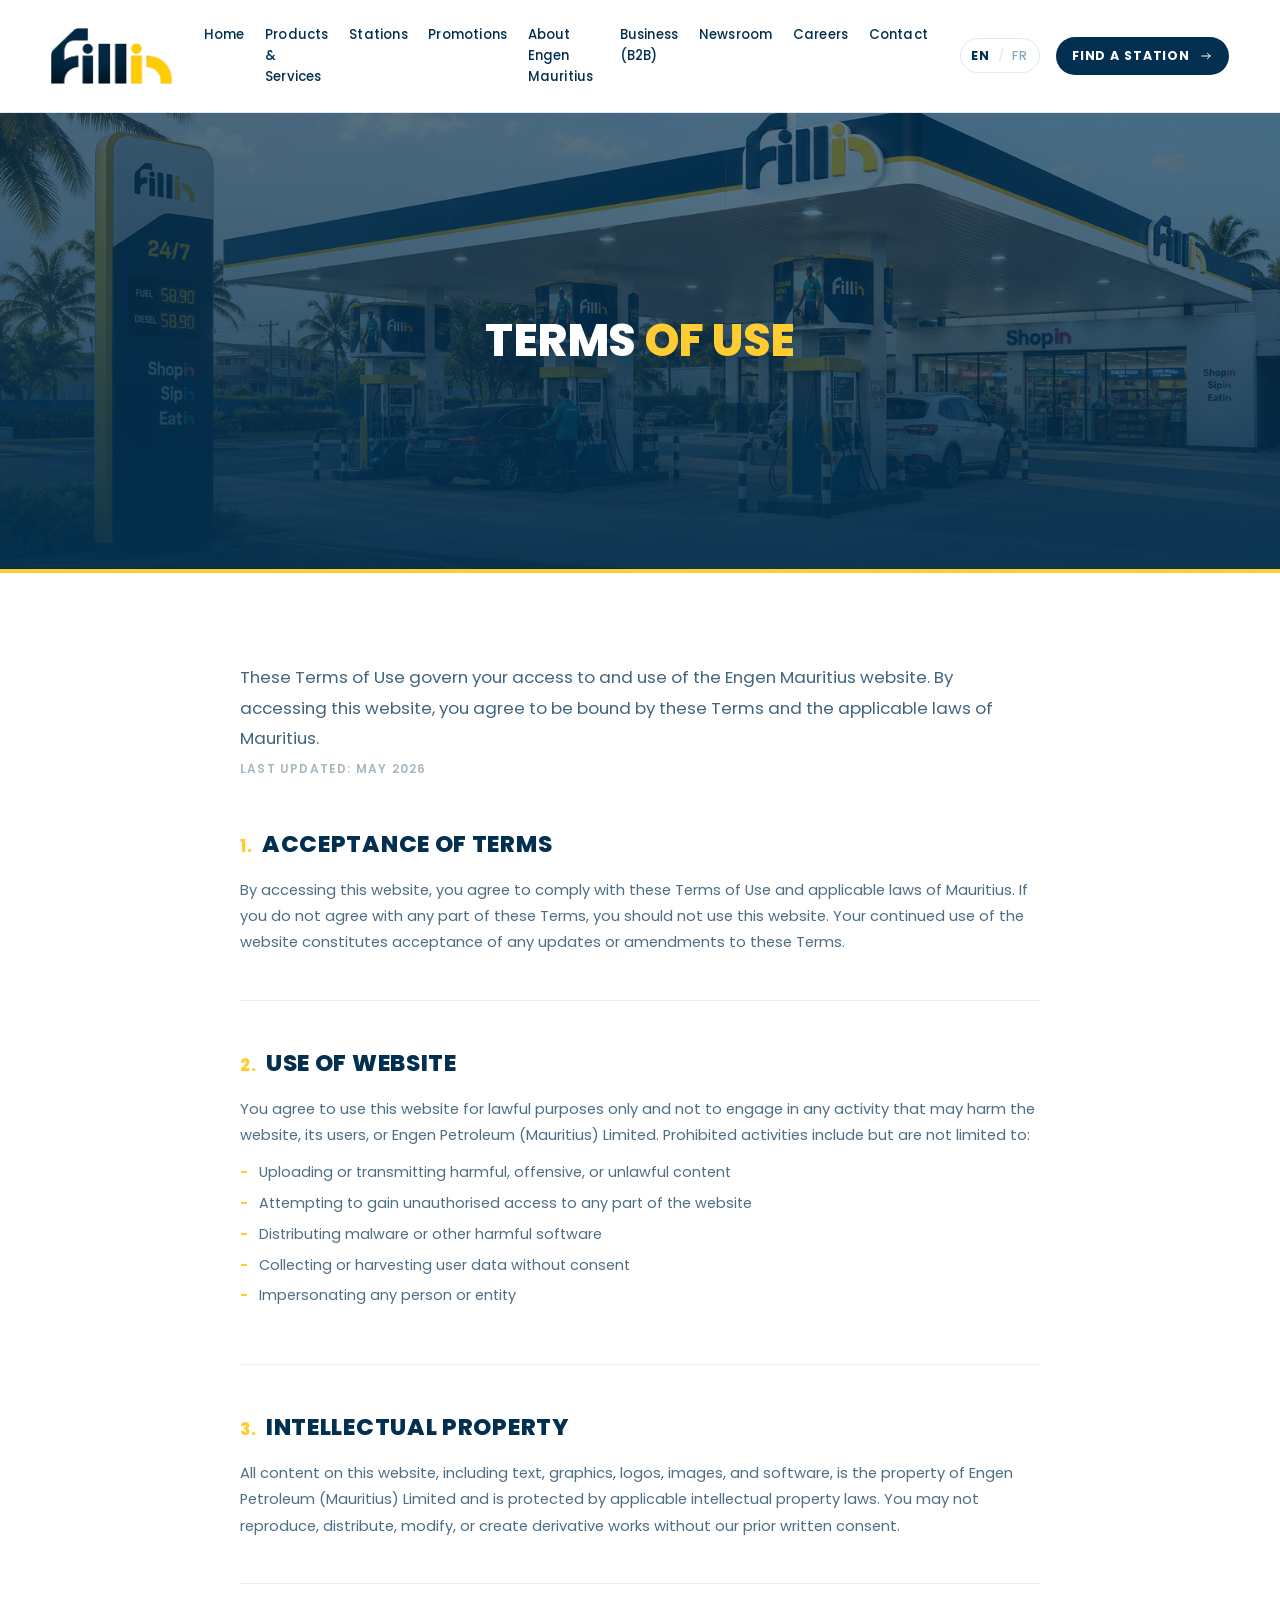
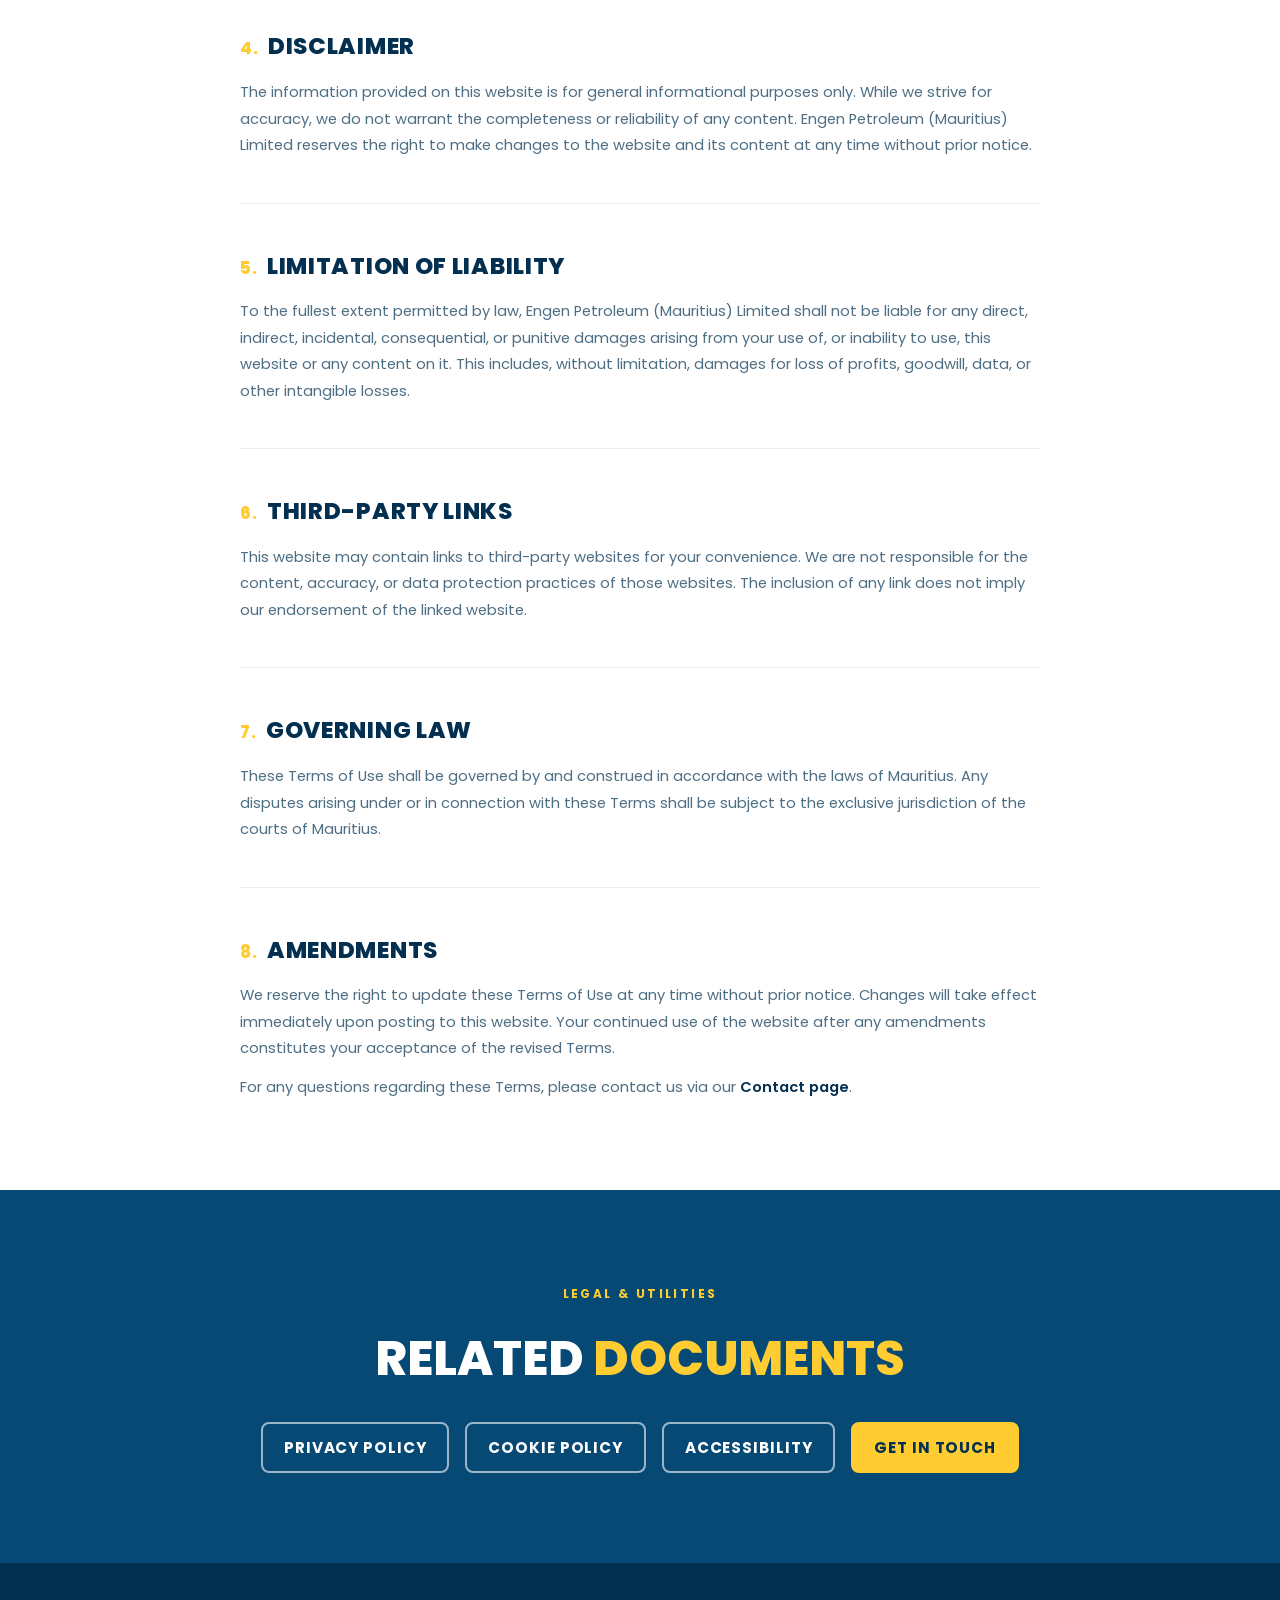
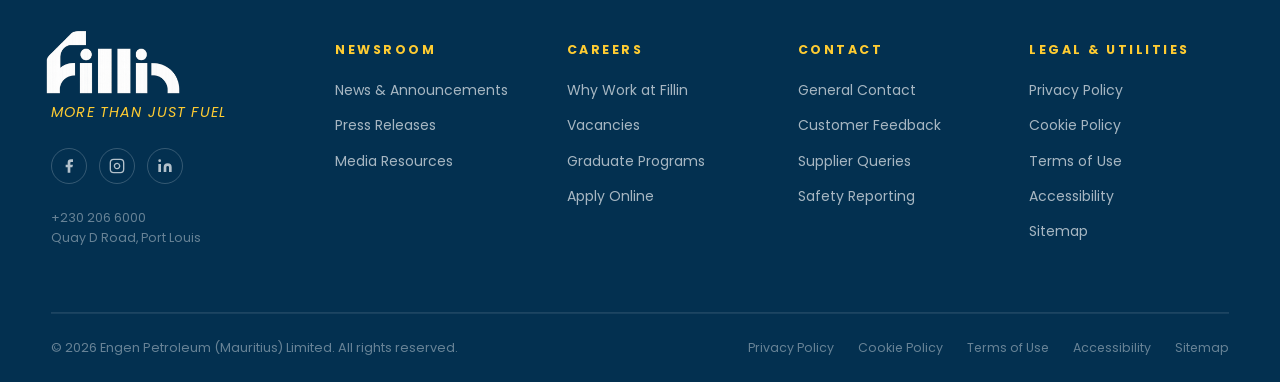
<file: terms.html>
﻿<!DOCTYPE html>
<html lang="en" data-lang="en">
<head>
  <meta charset="UTF-8">
  <meta name="viewport" content="width=device-width, initial-scale=1.0">
  <meta name="description" content="Read the Engen Mauritius Terms of Use governing access to and use of the Engen Mauritius website and digital services.">
  <meta property="og:title" content="Terms of Use  -  Engen Mauritius">
  <meta property="og:description" content="Terms and conditions governing use of the Engen Mauritius website and online services.">
  <meta property="og:type" content="website">
  <meta name="twitter:card" content="summary_large_image">
  <meta name="twitter:title" content="Terms of Use  -  Engen Mauritius">
  <meta name="twitter:description" content="Terms and conditions governing use of the Engen Mauritius website and online services.">
  <title>Terms of Use  -  Engen Mauritius</title>
  <link rel="preconnect" href="https://fonts.googleapis.com">
  <link rel="preconnect" href="https://fonts.gstatic.com" crossorigin>
  <link href="https://fonts.googleapis.com/css2?family=Poppins:ital,wght@0,400;0,500;0,600;0,700;0,800;1,400&display=swap" rel="stylesheet">
  <link rel="stylesheet" href="styles.css">
</head>
<body>

<header class="site-header" id="top">
  <a class="brand" href="index.html" aria-label="Engen Mauritius home">
    <img src="assets/Logo-no-bg.png" alt="Engen Mauritius" class="brand-logo" width="534" height="264">
  </a>
  <nav class="site-nav" aria-label="Primary">
    <a href="index.html" data-en="Home" data-fr="Accueil">Home</a>
    <a href="products.html" data-en="Products &amp; Services" data-fr="Produits &amp; Services">Products &amp; Services</a>
    <a href="stations.html" data-en="Stations" data-fr="Stations">Stations</a>
    <a href="promotions.html" data-en="Promotions" data-fr="Promotions">Promotions</a>
    <a href="about.html" data-en="About Engen Mauritius" data-fr="A propos">About Engen Mauritius</a>
    <a href="b2b.html" data-en="Business (B2B)" data-fr="Entreprises">Business (B2B)</a>
    <a href="newsroom.html" data-en="Newsroom" data-fr="Actualites">Newsroom</a>
    <a href="careers.html" data-en="Careers" data-fr="Carrieres">Careers</a>
    <a href="contact.html" data-en="Contact" data-fr="Contact">Contact</a>
  </nav>
  <div class="site-actions">
    <button class="lang-toggle" aria-label="Change language" data-pressed="en">
      <span class="lang-en">EN</span><span class="lang-sep" aria-hidden="true">/</span><span class="lang-fr">FR</span>
    </button>
    <a href="stations.html" class="btn-find">
      <span data-en="Find A Station" data-fr="Trouver une station">Find A Station</span>
      <svg viewBox="0 0 20 20" width="14" height="14" aria-hidden="true"><path d="M4 10h12M12 6l4 4-4 4" stroke="currentColor" stroke-width="1.4" fill="none" stroke-linecap="round" stroke-linejoin="round"/></svg>
    </a>
    <button class="v2-menu-toggle" id="menuToggle" aria-label="Open menu" aria-expanded="false" aria-controls="mobileNav">
      <svg class="icon-bars" viewBox="0 0 24 24" width="28" height="28" fill="none" stroke="currentColor" stroke-width="2" stroke-linecap="round" aria-hidden="true"><line x1="3" y1="6" x2="21" y2="6"/><line x1="3" y1="12" x2="21" y2="12"/><line x1="3" y1="18" x2="21" y2="18"/></svg>
      <svg class="icon-close" viewBox="0 0 24 24" width="28" height="28" fill="none" stroke="currentColor" stroke-width="2" stroke-linecap="round" aria-hidden="true"><line x1="18" y1="6" x2="6" y2="18"/><line x1="6" y1="6" x2="18" y2="18"/></svg>
    </button>
  </div>
</header>

<nav class="v2-mobile-nav" id="mobileNav" aria-label="Mobile navigation">
  <a href="index.html" data-en="Home" data-fr="Accueil">Home</a>
  <a href="products.html" data-en="Products &amp; Services" data-fr="Produits &amp; Services">Products &amp; Services</a>
  <a href="stations.html" data-en="Stations" data-fr="Stations">Stations</a>
  <a href="promotions.html" data-en="Promotions" data-fr="Promotions">Promotions</a>
  <a href="about.html" data-en="About Engen Mauritius" data-fr="A propos">About Engen Mauritius</a>
  <a href="b2b.html" data-en="Business (B2B)" data-fr="Entreprises">Business (B2B)</a>
  <a href="newsroom.html" data-en="Newsroom" data-fr="Actualites">Newsroom</a>
  <a href="careers.html" data-en="Careers" data-fr="Carrieres">Careers</a>
  <a href="contact.html" data-en="Contact" data-fr="Contact">Contact</a>
  <a href="stations.html" class="v2-mobile-nav__cta">Find A Station</a>
</nav>

<!-- PAGE HERO -->
<section class="v2-page-hero">
  <figure class="v2-page-hero__bg">
    <img src="assets/editorial-forecourt.png" alt="" aria-hidden="true">
  </figure>
  <div class="v2-page-hero__scrim" aria-hidden="true"></div>
  <div class="v2-page-hero__content">
    <div class="v2-wrap">
      <h1 class="v2-page-hero__title anim-fade-up">Terms <em>of Use</em></h1>
    </div>
  </div>
</section>

<!-- ALL CONTENT  -  single white section -->
<section class="v2-ip-sec v2-ip-sec--white" id="terms-of-use">
  <div class="v2-wrap">
    <div class="v2-legal-wrap anim-fade-up">

      <p class="v2-legal-intro">These Terms of Use govern your access to and use of the Engen Mauritius website. By accessing this website, you agree to be bound by these Terms and the applicable laws of Mauritius.</p>
      <p class="v2-legal-updated">Last updated: May 2026</p>

      <div class="v2-legal-section">
        <h2><span class="v2-legal-num">1.</span> Acceptance of Terms</h2>
        <p>By accessing this website, you agree to comply with these Terms of Use and applicable laws of Mauritius. If you do not agree with any part of these Terms, you should not use this website. Your continued use of the website constitutes acceptance of any updates or amendments to these Terms.</p>
      </div>

      <div class="v2-legal-section">
        <h2><span class="v2-legal-num">2.</span> Use of Website</h2>
        <p>You agree to use this website for lawful purposes only and not to engage in any activity that may harm the website, its users, or Engen Petroleum (Mauritius) Limited. Prohibited activities include but are not limited to:</p>
        <ul class="v2-legal-list">
          <li>Uploading or transmitting harmful, offensive, or unlawful content</li>
          <li>Attempting to gain unauthorised access to any part of the website</li>
          <li>Distributing malware or other harmful software</li>
          <li>Collecting or harvesting user data without consent</li>
          <li>Impersonating any person or entity</li>
        </ul>
      </div>

      <div class="v2-legal-section">
        <h2><span class="v2-legal-num">3.</span> Intellectual Property</h2>
        <p>All content on this website, including text, graphics, logos, images, and software, is the property of Engen Petroleum (Mauritius) Limited and is protected by applicable intellectual property laws. You may not reproduce, distribute, modify, or create derivative works without our prior written consent.</p>
      </div>

      <div class="v2-legal-section">
        <h2><span class="v2-legal-num">4.</span> Disclaimer</h2>
        <p>The information provided on this website is for general informational purposes only. While we strive for accuracy, we do not warrant the completeness or reliability of any content. Engen Petroleum (Mauritius) Limited reserves the right to make changes to the website and its content at any time without prior notice.</p>
      </div>

      <div class="v2-legal-section">
        <h2><span class="v2-legal-num">5.</span> Limitation of Liability</h2>
        <p>To the fullest extent permitted by law, Engen Petroleum (Mauritius) Limited shall not be liable for any direct, indirect, incidental, consequential, or punitive damages arising from your use of, or inability to use, this website or any content on it. This includes, without limitation, damages for loss of profits, goodwill, data, or other intangible losses.</p>
      </div>

      <div class="v2-legal-section">
        <h2><span class="v2-legal-num">6.</span> Third-Party Links</h2>
        <p>This website may contain links to third-party websites for your convenience. We are not responsible for the content, accuracy, or data protection practices of those websites. The inclusion of any link does not imply our endorsement of the linked website.</p>
      </div>

      <div class="v2-legal-section">
        <h2><span class="v2-legal-num">7.</span> Governing Law</h2>
        <p>These Terms of Use shall be governed by and construed in accordance with the laws of Mauritius. Any disputes arising under or in connection with these Terms shall be subject to the exclusive jurisdiction of the courts of Mauritius.</p>
      </div>

      <div class="v2-legal-section">
        <h2><span class="v2-legal-num">8.</span> Amendments</h2>
        <p>We reserve the right to update these Terms of Use at any time without prior notice. Changes will take effect immediately upon posting to this website. Your continued use of the website after any amendments constitutes your acceptance of the revised Terms.</p>
        <p>For any questions regarding these Terms, please contact us via our <a href="contact.html" style="color:var(--navy-deep);font-weight:600;">Contact page</a>.</p>
      </div>

    </div>
  </div>
</section>

<!-- RELATED DOCUMENTS  -  only CTA -->
<section class="v2-ip-sec v2-ip-sec--navy">
  <div class="v2-wrap" style="text-align:center;">
    <span class="v2-label">Legal &amp; Utilities</span>
    <h2 style="font-family:'Poppins',sans-serif;font-size:clamp(1.8rem,4vw,3rem);font-weight:800;text-transform:uppercase;color:#fff;margin:0.5rem 0 1.5rem;">Related <em style="color:var(--yellow);font-style:normal;">Documents</em></h2>
    <div style="display:flex;gap:1rem;justify-content:center;flex-wrap:wrap;">
      <a href="privacy-policy.html" class="v2-btn v2-btn--ghost">Privacy Policy</a>
      <a href="cookie-policy.html" class="v2-btn v2-btn--ghost">Cookie Policy</a>
      <a href="accessibility.html" class="v2-btn v2-btn--ghost">Accessibility</a>
      <a href="contact.html" class="v2-btn v2-btn--yellow">Get in Touch</a>
    </div>
  </div>
</section>

<footer class="v2-footer">
  <div class="v2-wrap">
    <div class="v2-footer__top">
      <div class="v2-footer__brand">
        <a href="index.html" aria-label="Engen Mauritius home">
          <img src="assets/Logo-no-bg-white.png" alt="Engen Mauritius" class="v2-footer__logo">
        </a>
        <p class="v2-footer__tagline">More Than Just Fuel</p>
        <div class="v2-footer__social">
          <a href="#" aria-label="Facebook"><svg viewBox="0 0 24 24" fill="currentColor"><path d="M18 2h-3a5 5 0 0 0-5 5v3H7v4h3v8h4v-8h3l1-4h-4V7a1 1 0 0 1 1-1h3z"/></svg></a>
          <a href="#" aria-label="Instagram"><svg viewBox="0 0 24 24" fill="none" stroke="currentColor" stroke-width="2"><rect x="2" y="2" width="20" height="20" rx="5"/><path d="M16 11.37A4 4 0 1 1 12.63 8 4 4 0 0 1 16 11.37z"/><line x1="17.5" y1="6.5" x2="17.51" y2="6.5"/></svg></a>
          <a href="#" aria-label="LinkedIn"><svg viewBox="0 0 24 24" fill="currentColor"><path d="M16 8a6 6 0 0 1 6 6v7h-4v-7a2 2 0 0 0-2-2 2 2 0 0 0-2 2v7h-4v-7a6 6 0 0 1 6-6zM2 9h4v12H2z"/><circle cx="4" cy="4" r="2"/></svg></a>
        </div>
        <p style="font-size:0.78rem;color:rgba(255,255,255,0.4);margin-top:0.5rem;">+230 206 6000<br>Quay D Road, Port Louis</p>
      </div>
      <div class="v2-footer__cols">
        <div class="v2-footer__col">
          <h4>Newsroom</h4>
          <ul>
            <li><a href="newsroom.html">News &amp; Announcements</a></li>
            <li><a href="newsroom.html">Press Releases</a></li>
            <li><a href="newsroom.html">Media Resources</a></li>
          </ul>
        </div>
        <div class="v2-footer__col">
          <h4>Careers</h4>
          <ul>
            <li><a href="careers.html">Why Work at Fillin</a></li>
            <li><a href="careers.html">Vacancies</a></li>
            <li><a href="careers.html">Graduate Programs</a></li>
            <li><a href="mailto:recruitment@engen.mu">Apply Online</a></li>
          </ul>
        </div>
        <div class="v2-footer__col">
          <h4>Contact</h4>
          <ul>
            <li><a href="contact.html">General Contact</a></li>
            <li><a href="contact.html">Customer Feedback</a></li>
            <li><a href="contact.html">Supplier Queries</a></li>
            <li><a href="contact.html">Safety Reporting</a></li>
          </ul>
        </div>
        <div class="v2-footer__col">
          <h4>Legal &amp; Utilities</h4>
          <ul>
            <li><a href="privacy-policy.html">Privacy Policy</a></li>
            <li><a href="cookie-policy.html">Cookie Policy</a></li>
            <li><a href="terms.html">Terms of Use</a></li>
            <li><a href="accessibility.html">Accessibility</a></li>
            <li><a href="#">Sitemap</a></li>
          </ul>
        </div>
      </div>
    </div>
    <div class="v2-footer__bottom">
      <p>&copy; 2026 Engen Petroleum (Mauritius) Limited. All rights reserved.</p>
      <div class="v2-footer__legal">
        <a href="privacy-policy.html">Privacy Policy</a>
        <a href="cookie-policy.html">Cookie Policy</a>
        <a href="terms.html">Terms of Use</a>
        <a href="accessibility.html">Accessibility</a>
        <a href="#">Sitemap</a>
      </div>
    </div>
  </div>
</footer>

<button class="back-to-top" id="backToTop" aria-label="Back to top">
  <svg viewBox="0 0 24 24" fill="none" stroke="currentColor" stroke-width="2.5" stroke-linecap="round" stroke-linejoin="round" aria-hidden="true"><polyline points="18 15 12 9 6 15"/></svg>
</button>
<script src="script.js" defer></script>
</body>
</html>
</file>
<file: styles.css>
/* ============================================================
   FILLIN — Homepage proposal
   Editorial civic aesthetic, quiet pride, warm paper + navy ink
   ============================================================ */

:root {
  /* Brand — official spot colors */
  --brand-yellow: #ffcc32;
  --brand-petrol-blue: #064975;
  --brand-teal: #24959b;
  --navy: #064975;
  --navy-deep: #033050;
  --navy-soft: #0A5A8A;
  --yellow: #FFCC32;
  --yellow-deep: #CC9E00;
  --teal: #24959B;
  --teal-deep: #1C7B82;
  --teal-tint: rgba(36, 149, 155, 0.08);
  --teal-soft: rgba(36, 149, 155, 0.16);
  --teal-line: rgba(36, 149, 155, 0.28);
  --yellow-tint: rgba(255, 204, 50, 0.12);
  --navy-tint: rgba(6, 73, 117, 0.08);
  --white: #FFFFFF;

  /* Paper neutrals */
  --paper: #FFFFFF;
  --paper-deep: #F4F5F7;
  --ink: #033050;
  --ink-soft: #4A6080;
  --ink-faint: rgba(6, 73, 117, 0.18);

  /* Type */
  --display: 'Poppins', system-ui, sans-serif;
  --serif:   'Poppins', system-ui, sans-serif;
  --sans:    'Poppins', system-ui, sans-serif;

  /* Motion */
  --ease: cubic-bezier(0.22, 1, 0.36, 1);

  /* Rhythm */
  --edge: clamp(1.25rem, 4vw, 4rem);
  --section: clamp(5rem, 10vw, 9rem);
}

/* Reset */
*, *::before, *::after { box-sizing: border-box; margin: 0; padding: 0; }
html { scroll-behavior: smooth; }

body {
  font-family: var(--sans);
  font-weight: 400;
  font-size: 16px;
  line-height: 1.55;
  color: var(--ink);
  background: var(--paper);
  -webkit-font-smoothing: antialiased;
  -moz-osx-font-smoothing: grayscale;
  overflow-x: hidden;
  text-rendering: optimizeLegibility;
}

a { color: inherit; text-decoration: none; }
button { font: inherit; color: inherit; background: none; border: none; cursor: pointer; }
img, svg { display: block; max-width: 100%; }
ol, ul { list-style: none; }

.sr-only {
  position: absolute; width: 1px; height: 1px; padding: 0; margin: -1px;
  overflow: hidden; clip: rect(0,0,0,0); white-space: nowrap; border: 0;
}

.edge { padding-left: var(--edge); padding-right: var(--edge); }

/* Paper grain overlay */
.grain {
  position: fixed;
  inset: 0;
  pointer-events: none;
  z-index: 1000;
  opacity: 0.55;
  mix-blend-mode: multiply;
  background-image: url("data:image/svg+xml;utf8,<svg xmlns='http://www.w3.org/2000/svg' width='200' height='200'><filter id='n'><feTurbulence type='fractalNoise' baseFrequency='0.92' numOctaves='2' stitchTiles='stitch'/><feColorMatrix values='0 0 0 0 0 0 0 0 0 0 0 0 0 0 0 0 0 0 0.045 0'/></filter><rect width='100%25' height='100%25' filter='url(%23n)'/></svg>");
}

/* ─────────────────────────────────── Typographic primitives */
.display { font-family: var(--display); font-optical-sizing: auto; font-variation-settings: "SOFT" 50, "WONK" 0; }

.section-label,
.hero-label {
  font-family: var(--sans);
  font-size: 0.78rem;
  letter-spacing: 0.22em;
  text-transform: uppercase;
  font-weight: 500;
  color: var(--ink);
  display: inline-flex;
  align-items: center;
  gap: 0.6rem;
}
.section-label .roman { font-feature-settings: "ss01"; color: var(--teal); }
.section-label .sep { color: var(--ink-faint); font-weight: 300; }
.section-label--on-navy { color: var(--paper); }
.section-label--on-navy .roman { color: var(--yellow); }
.section-label--on-navy .sep { color: rgba(244, 238, 226, 0.3); }

.section-header {
  display: grid;
  grid-template-columns: 1fr auto;
  grid-template-areas:
    "label    link"
    "title    title"
    "lede     lede";
  gap: 0.5rem 2rem;
  margin-bottom: clamp(3rem, 6vw, 5rem);
  padding-top: 1.5rem;
  border-top: 1px solid var(--ink-faint);
  align-items: end;
}
.section-header .section-label { grid-area: label; }
.section-header .section-link { grid-area: link; align-self: start; padding-top: 0.1rem; }
.section-header .section-title { grid-area: title; }
.section-header .section-lede { grid-area: lede; max-width: 46ch; color: var(--ink-soft); font-size: 1.0625rem; }

.section-title {
  font-family: var(--display);
  font-weight: 360;
  font-size: clamp(2.5rem, 5.6vw, 4.75rem);
  line-height: 0.98;
  letter-spacing: -0.02em;
  color: var(--ink);
  margin-top: 0.35rem;
  max-width: 15ch;
}
.section-title em {
  font-style: italic;
  font-variation-settings: "SOFT" 100, "WONK" 1;
  color: var(--ink);
}
.section-title--on-navy { color: var(--paper); }
.section-title--on-navy em { color: var(--yellow); }

.section-link {
  font-family: var(--sans);
  font-size: 0.8125rem;
  letter-spacing: 0.1em;
  text-transform: uppercase;
  font-weight: 500;
  color: var(--ink);
  border-bottom: 1px solid var(--ink-faint);
  padding-bottom: 2px;
  transition: border-color 300ms var(--ease), color 300ms var(--ease);
  white-space: nowrap;
}
.section-link:hover { border-color: var(--teal); color: var(--teal); }

/* ═══════════════════════════════════ HEADER ══════════════════════════════════ */
.site-header {
  position: sticky;
  top: 0;
  z-index: 100;
  display: grid;
  grid-template-columns: auto 1fr auto;
  align-items: center;
  gap: 2rem;
  padding: 1.1rem var(--edge);
  background: rgba(255, 255, 255, 0.82);
  backdrop-filter: saturate(140%) blur(10px);
  -webkit-backdrop-filter: saturate(140%) blur(10px);
  border-bottom: 1px solid var(--ink-faint);
}

.brand {
  display: inline-flex;
  align-items: center;
}
.brand-logo {
  display: block;
  height: 3.5rem;
  width: auto;
  max-width: 100%;
}

.site-nav {
  display: flex;
  gap: clamp(0.9rem, 1.6vw, 1.75rem);
  justify-content: center;
}
.site-nav a {
  font-family: var(--sans);
  font-size: 0.83rem;
  font-weight: 500;
  letter-spacing: 0.015em;
  color: var(--ink);
  padding: 0.4rem 0;
  position: relative;
  transition: color 220ms var(--ease);
}
.site-nav a::after {
  content: '';
  position: absolute;
  left: 0; right: 0; bottom: 0.2rem;
  height: 1px;
  background: var(--teal);
  transform: scaleX(0);
  transform-origin: left;
  transition: transform 300ms var(--ease);
}
.site-nav a:hover { color: var(--teal); }
.site-nav a:hover::after { transform: scaleX(1); }
.site-nav a[aria-current="page"] { color: var(--teal); }
.site-nav a[aria-current="page"]::after { transform: scaleX(1); }

.site-actions { display: flex; align-items: center; gap: 1rem; }

.lang-toggle {
  font-family: var(--sans);
  font-size: 0.78rem;
  font-weight: 500;
  letter-spacing: 0.14em;
  color: var(--ink);
  padding: 0.4rem 0.6rem;
  border: 1px solid var(--ink-faint);
  border-radius: 100px;
  display: inline-flex;
  gap: 0.4rem;
  align-items: center;
  transition: border-color 240ms var(--ease);
}
.lang-toggle:hover { border-color: var(--teal); }
.lang-toggle .lang-sep { color: var(--ink-faint); }
.lang-toggle[data-pressed="en"] .lang-en { color: var(--ink); font-weight: 700; }
.lang-toggle[data-pressed="en"] .lang-fr { color: var(--ink-faint); }
.lang-toggle[data-pressed="fr"] .lang-fr { color: var(--ink); font-weight: 700; }
.lang-toggle[data-pressed="fr"] .lang-en { color: var(--ink-faint); }

.btn-find {
  font-family: 'Poppins', sans-serif;
  font-size: 0.78rem;
  font-weight: 700;
  letter-spacing: 0.07em;
  text-transform: uppercase;
  display: inline-flex;
  align-items: center;
  gap: 0.55rem;
  padding: 0.55rem 1rem;
  color: var(--paper);
  background: var(--ink);
  border-radius: 100px;
  transition: background 260ms var(--ease), transform 260ms var(--ease);
}
.btn-find svg { transition: transform 300ms var(--ease); }
.btn-find:hover { background: var(--teal); color: var(--paper); }
.btn-find:hover svg { transform: translateX(3px); }

a:focus-visible,
button:focus-visible,
input:focus-visible,
select:focus-visible,
textarea:focus-visible {
  outline: 3px solid var(--teal);
  outline-offset: 3px;
}

/* ═══════════════════════════════════ HERO ════════════════════════════════════ */
.hero {
  position: relative;
  padding: 0 0 clamp(2rem, 5vw, 4rem);
  overflow: hidden;
  display: flex;
  flex-direction: column;
  justify-content: center;
}
.hero .edge { padding-top: 0; }
.hero .edge {
  display: flex;
  flex-direction: column;
  gap: clamp(1rem, 3vw, 2.5rem);
  flex: 1;
  justify-content: center;
  padding-top: 2rem;
  padding-bottom: 2rem;
}

.hero-label { opacity: 1; }
@media (prefers-reduced-motion: no-preference) {
  .hero-label {
    animation: heroSlide 900ms var(--ease) 200ms both;
  }
}
@keyframes heroSlide {
  from { opacity: 0; transform: translateY(8px); }
  to   { opacity: 1; transform: translateY(0); }
}

.hero-body {
  display: grid;
  gap: clamp(1.25rem, 2.5vw, 2rem);
}

.hero-headline {
  font-family: var(--display);
  font-weight: 320;
  font-size: clamp(3.25rem, 9.5vw, 9.25rem);
  line-height: 0.94;
  letter-spacing: -0.035em;
  color: var(--ink);
  display: grid;
  gap: 0.05em;
}
.hero-headline .line {
  display: block;
  opacity: 0;
  transform: translateY(40px);
  animation: heroLine 1200ms var(--ease) forwards;
  font-variation-settings: "SOFT" 60;
}
.hero-headline .line-1 { animation-delay: 280ms; }
.hero-headline .line-2 { animation-delay: 440ms; padding-left: clamp(2rem, 8vw, 7rem); }
.hero-headline .line-3 { animation-delay: 600ms; }

.em-serif {
  font-family: var(--display);
  font-style: italic;
  font-weight: 300;
  font-variation-settings: "SOFT" 100, "WONK" 1;
  color: var(--ink);
  letter-spacing: -0.02em;
}
.em-glow {
  position: relative;
  color: var(--ink);
}
.em-glow::after {
  content: '';
  position: absolute;
  left: 0.06em;
  right: 0.06em;
  bottom: 0.08em;
  height: 0.28em;
  background: var(--yellow);
  z-index: -1;
  transform: scaleX(0);
  transform-origin: left;
  animation: underGrow 900ms var(--ease) 1600ms forwards;
}

.hero-gauge {
  display: flex;
  align-items: center;
  gap: 1rem;
  max-width: 520px;
  opacity: 0;
  animation: fadeUp 900ms var(--ease) 1300ms forwards;
}
.gauge-label {
  font-family: var(--display);
  font-style: italic;
  font-size: 1.1rem;
  font-weight: 500;
  color: var(--ink-soft);
}
.gauge-e { color: var(--ink-faint); }
.gauge-f { color: var(--yellow-deep); font-weight: 700; }
.gauge-track {
  flex: 1;
  height: 2px;
  background: var(--ink-faint);
  position: relative;
  border-radius: 2px;
}
.gauge-fill {
  display: block;
  height: 100%;
  background: var(--ink);
  width: 0;
  animation: gaugeFill 2200ms var(--ease) 1400ms forwards;
  border-radius: 2px;
}
.gauge-needle {
  position: absolute;
  top: 50%;
  left: 0;
  width: 14px;
  height: 14px;
  border-radius: 50%;
  background: var(--yellow);
  border: 2px solid var(--ink);
  transform: translate(-50%, -50%);
  animation: gaugeNeedle 2200ms var(--ease) 1400ms forwards;
  box-shadow: 0 2px 6px rgba(6, 73, 117, 0.18);
}

.hero-sub {
  font-family: var(--sans);
  font-size: clamp(1.0625rem, 1.4vw, 1.25rem);
  line-height: 1.5;
  max-width: 46ch;
  color: var(--ink-soft);
  opacity: 0;
  animation: fadeUp 900ms var(--ease) 1700ms forwards;
}

.hero-visual {
  position: relative;
  margin: 0 0 clamp(1.25rem, 2.5vw, 1.75rem);
  border-radius: 20px;
  overflow: hidden;
  aspect-ratio: 16 / 9;
  max-height: 78vh;
  box-shadow: 0 30px 80px rgba(20, 40, 63, 0.22), 0 4px 14px rgba(20, 40, 63, 0.1);
  display: flex;
  flex-direction: column;
  isolation: isolate;
  opacity: 1;
}
.hero-visual .hero-headline--on-image { margin-top: auto; }
@media (prefers-reduced-motion: no-preference) {
  .hero-visual { animation: heroSlide 1000ms var(--ease) 100ms both; }
}
.hero-visual img {
  position: absolute;
  inset: 0;
  width: 100%;
  height: 100%;
  object-fit: cover;
  object-position: 50% 60%;
  transform: scale(1.02);
  transition: transform 1400ms var(--ease);
  z-index: 0;
}
.hero-visual:hover img { transform: scale(1.04); }

/* Subtle top-and-bottom depth gradient on the image */
.hero-visual__scrim {
  position: absolute;
  inset: 0;
  pointer-events: none;
  background:
    linear-gradient(180deg, rgba(0, 0, 0, 0.22) 0%, rgba(0, 0, 0, 0) 22%, rgba(0, 0, 0, 0) 55%, rgba(0, 0, 0, 0.35) 100%);
  z-index: 1;
}

.hero-visual__top {
  position: relative;
  z-index: 2;
  display: flex;
  justify-content: space-between;
  align-items: flex-start;
  padding: clamp(1.25rem, 2.5vw, 2rem) clamp(1.25rem, 2.5vw, 2rem) 0;
  gap: 1rem;
}
.hero-visual__top .hero-label { margin-bottom: 0; }

.hero-visual__cap {
  display: flex;
  align-items: center;
  gap: 0.9rem;
  color: var(--paper);
  font-family: var(--sans);
  font-size: 0.78rem;
  letter-spacing: 0.02em;
}
.hero-visual__tag {
  display: inline-block;
  padding: 5px 10px;
  background: var(--yellow);
  color: var(--navy-deep);
  border-radius: 100px;
  font-weight: 600;
  font-size: 0.7rem;
  letter-spacing: 0.14em;
  text-transform: uppercase;
}
.hero-visual__loc {
  font-style: italic;
  font-family: var(--display);
  font-size: 0.95rem;
  font-variation-settings: "SOFT" 80;
  opacity: 0.92;
  color: var(--paper);
}

/* Headline overlay on the image */
.hero-headline--on-image {
  position: relative;
  z-index: 2;
  align-self: flex-start;
  margin: 0 clamp(1.25rem, 3vw, 2.5rem) clamp(1.5rem, 3vw, 2.5rem);
  padding: clamp(1.25rem, 2.2vw, 2rem) clamp(1.5rem, 3vw, 2.5rem);
  color: var(--paper);
  font-weight: 300;
  font-size: clamp(2.25rem, 5.5vw, 5.25rem);
  line-height: 0.98;
  letter-spacing: -0.03em;
  background: rgba(25, 32, 44, 0.48);
  backdrop-filter: blur(14px) saturate(110%);
  -webkit-backdrop-filter: blur(14px) saturate(110%);
  border-radius: 14px;
  border: 1px solid rgba(255, 255, 255, 0.08);
  box-shadow: 0 18px 44px rgba(0, 0, 0, 0.28);
}
.hero-headline--on-image .line {
  color: var(--paper);
  opacity: 1;
  transform: none;
  animation: none;
}
.hero-headline--on-image .em-serif { color: var(--paper); }
.hero-headline--on-image .em-glow { color: var(--paper); }
.hero-headline--on-image .em-glow::after {
  background: var(--yellow);
  height: 0.22em;
  bottom: 0.06em;
  opacity: 0.95;
  mix-blend-mode: normal;
}

@media (max-width: 860px) {
  .hero-visual { aspect-ratio: 4 / 5; max-height: 82vh; border-radius: 16px; }
  .hero-visual__loc { display: none; }
  .hero-headline--on-image { font-size: clamp(2rem, 7vw, 3.25rem); }
}

.hero-foot {
  display: flex;
  justify-content: space-between;
  align-items: flex-end;
  margin-top: clamp(0.5rem, 1.5vw, 1rem);
  gap: 2rem;
  opacity: 1;
}
@media (prefers-reduced-motion: no-preference) {
  .hero-foot { animation: heroSlide 900ms var(--ease) 600ms both; }
}
.signature {
  font-family: var(--display);
  font-style: italic;
  font-size: 1.1rem;
  color: var(--ink);
  font-variation-settings: "SOFT" 100;
}
.signature em { color: var(--yellow-deep); }

.scroll-cue {
  display: inline-flex;
  align-items: center;
  gap: 0.6rem;
  font-family: var(--sans);
  font-size: 0.76rem;
  letter-spacing: 0.2em;
  text-transform: uppercase;
  color: var(--ink-soft);
  transition: color 260ms var(--ease);
}
.scroll-cue svg { animation: bob 2s ease-in-out infinite; }
.scroll-cue:hover { color: var(--ink); }

.hero-watermark {
  position: absolute;
  right: -4vw;
  bottom: -9vw;
  font-family: var(--display);
  font-style: italic;
  font-weight: 200;
  font-size: min(48vw, 64rem);
  line-height: 0.75;
  color: var(--ink);
  opacity: 0.025;
  pointer-events: none;
  user-select: none;
  font-variation-settings: "SOFT" 100, "WONK" 1;
}

/* ═══════════════════════════════════ QUICK ACCESS ════════════════════════════ */
.quick-access {
  padding: var(--section) 0;
  background: var(--paper);
}

.tiles {
  display: grid;
  grid-template-columns: 1.4fr 1fr;
  grid-template-rows: auto auto;
  gap: clamp(0.75rem, 1.4vw, 1.25rem);
}
.tile {
  position: relative;
  padding: clamp(1.5rem, 2.8vw, 2.25rem);
  border-radius: 4px;
  transition: transform 500ms var(--ease), box-shadow 500ms var(--ease);
  display: grid;
  gap: 1.25rem;
  min-height: 280px;
  overflow: hidden;
  isolation: isolate;
}
.tile:hover { transform: translateY(-3px); box-shadow: 0 20px 40px -24px rgba(6, 73, 117, 0.35); }

.tile-num {
  font-family: var(--display);
  font-weight: 360;
  font-size: 0.9rem;
  font-variation-settings: "SOFT" 100;
  letter-spacing: 0.04em;
  opacity: 0.7;
}
.tile-body h3 {
  font-family: var(--display);
  font-weight: 380;
  font-size: clamp(1.75rem, 2.6vw, 2.4rem);
  line-height: 1.02;
  letter-spacing: -0.02em;
  margin-bottom: 0.5rem;
  font-variation-settings: "SOFT" 40;
}
.tile-body p {
  font-size: 0.95rem;
  line-height: 1.5;
  max-width: 36ch;
  opacity: 0.85;
}
.tile-cta {
  position: absolute;
  bottom: 1.25rem;
  right: 1.5rem;
  font-family: var(--display);
  font-size: 2rem;
  line-height: 1;
  transition: transform 400ms var(--ease);
}
.tile:hover .tile-cta { transform: translateX(6px); }

.tile--locator {
  grid-column: 1;
  grid-row: 1 / span 2;
  background: var(--navy);
  color: var(--paper);
  display: grid;
  grid-template-rows: auto 1fr;
}
.tile--locator .tile-body h3 { color: var(--paper); }
.tile--locator .tile-body p { color: rgba(244, 238, 226, 0.75); }
.tile--locator .tile-cta { color: var(--yellow); }
.tile--locator .tile-visual--map {
  align-self: end;
  margin: -1rem -1.5rem -1rem -1rem;
  color: rgba(244, 238, 226, 0.5);
  position: relative;
  max-width: 280px;
  justify-self: end;
}

.tile--promo {
  background: var(--yellow);
  color: var(--paper);
  grid-column: 2; grid-row: 1;
}
.tile--promo .tile-body p { color: rgba(244, 238, 226, 0.78); }
.tile--promo .tile-cta { color: var(--yellow); }

.tile--business {
  background: var(--teal);
  color: var(--paper);
  grid-column: 2; grid-row: 2;
}
.tile--business .tile-cta { color: var(--paper); }

.tile--careers {
  background: var(--navy);
  color: var(--paper);
  grid-column: 1; grid-row: 2;
}
.tile--careers .tile-cta { color: var(--yellow); }
.tile--careers .tile-body p { color: rgba(244, 238, 226, 0.78); }

/* Override tile--careers position since locator spans 2 rows */
.tile--locator { grid-column: 1 / span 1; grid-row: 1 / span 2; }
.tile--careers {
  grid-column: 2; grid-row: 2;
  background: var(--navy);
}
.tile--business {
  grid-column: 2; grid-row: 1;
  background: var(--teal);
}
.tile--promo {
  grid-column: 1 / span 2;
  grid-row: 3;
  background: var(--yellow);
  min-height: 200px;
}

.pulse { animation: pulse 2.4s var(--ease) infinite; transform-origin: center; transform-box: fill-box; }

/* ═══════════════════════════════════ SERVICES ════════════════════════════════ */
.services {
  padding: var(--section) 0;
  background: var(--paper);
}
.service-list {
  display: grid;
  grid-template-columns: 1fr;
  border-top: 1px solid var(--ink-faint);
}
.service {
  display: grid;
  grid-template-columns: 5rem 1fr 2fr auto;
  gap: 2rem;
  padding: clamp(1.5rem, 2.5vw, 2.25rem) 0;
  border-bottom: 1px solid var(--ink-faint);
  align-items: baseline;
  transition: background 400ms var(--ease), padding 400ms var(--ease);
  position: relative;
  cursor: pointer;
}
.service::before {
  content: '';
  position: absolute;
  left: 0; right: 0; top: 0;
  height: 1px;
  background: var(--yellow-deep);
  transform: scaleX(0);
  transform-origin: left;
  transition: transform 500ms var(--ease);
}
.service:hover::before { transform: scaleX(1); }
.service:hover { padding-left: 0.75rem; padding-right: 0.75rem; }

.service-num {
  font-family: var(--display);
  font-weight: 350;
  font-style: italic;
  font-size: 1.5rem;
  color: var(--yellow-deep);
  font-variation-settings: "SOFT" 100, "WONK" 1;
}
.service-name {
  font-family: var(--display);
  font-weight: 380;
  font-size: clamp(1.5rem, 2.4vw, 2.2rem);
  line-height: 1.05;
  letter-spacing: -0.015em;
  font-variation-settings: "SOFT" 50;
}
.service-desc {
  color: var(--ink-soft);
  font-size: 1rem;
  line-height: 1.55;
  max-width: 54ch;
}
.service-tag {
  font-family: var(--sans);
  font-size: 0.72rem;
  letter-spacing: 0.18em;
  text-transform: uppercase;
  font-weight: 500;
  color: var(--ink-soft);
  padding: 0.3rem 0.7rem;
  border: 1px solid var(--ink-faint);
  border-radius: 100px;
  white-space: nowrap;
  align-self: center;
}

/* ═══════════════════════════════════ PROMOTIONS ══════════════════════════════ */
.promotions {
  padding: var(--section) 0;
  background: var(--paper-deep);
  position: relative;
}

.promo-grid {
  display: grid;
  grid-template-columns: 1.3fr 1fr 1fr;
  gap: clamp(1.25rem, 2.5vw, 2rem);
  align-items: stretch;
}
.promo {
  display: flex;
  flex-direction: column;
  padding: 1.5rem;
  background: var(--paper);
  border-radius: 4px;
  border: 1px solid var(--ink-faint);
  transition: transform 400ms var(--ease), box-shadow 400ms var(--ease);
  gap: 1rem;
}
.promo:hover {
  transform: translateY(-4px);
  box-shadow: 0 24px 40px -28px rgba(6, 73, 117, 0.3);
}

.promo-visual { margin: -1.5rem -1.5rem 0.5rem; }

/* ═══════════════════════════════════ PHOTO SLOT (reusable) ══════════════════ */
.photo-slot {
  position: relative;
  background:
    repeating-linear-gradient(45deg, rgba(6,73,117,0.025) 0, rgba(6,73,117,0.025) 2px, transparent 2px, transparent 10px),
    linear-gradient(135deg, var(--paper-deep) 0%, rgba(79,179,169,0.08) 100%);
  border-radius: 10px;
  overflow: hidden;
  display: flex;
  flex-direction: column;
  align-items: center;
  justify-content: center;
  gap: 0.7rem;
  padding: 1.5rem;
  text-align: center;
  isolation: isolate;
  color: var(--ink-soft);
}
.photo-slot::before,
.photo-slot::after {
  content: '';
  position: absolute;
  width: 18px; height: 18px;
  border: 1px solid var(--yellow);
  opacity: 0.7;
  pointer-events: none;
}
.photo-slot::before { top: 10px; left: 10px; border-right: 0; border-bottom: 0; }
.photo-slot::after  { bottom: 10px; right: 10px; border-left: 0; border-top: 0; }

.photo-slot__icon {
  width: 30px;
  height: 30px;
  stroke: currentColor;
  fill: none;
  stroke-width: 1.2;
  opacity: 0.5;
}

.photo-slot__tag {
  font-family: var(--sans);
  font-size: 0.66rem;
  letter-spacing: 0.22em;
  text-transform: uppercase;
  font-weight: 600;
  color: var(--ink);
  opacity: 0.45;
}
.photo-slot__prompt {
  font-family: var(--display);
  font-style: italic;
  font-size: 0.92rem;
  line-height: 1.38;
  max-width: 34ch;
  color: var(--ink-soft);
  font-variation-settings: "SOFT" 80;
}

/* aspect variants */
.photo-slot--portrait  { aspect-ratio: 3 / 4; }
.photo-slot--landscape { aspect-ratio: 16 / 9; }
.photo-slot--square    { aspect-ratio: 1 / 1; }
.photo-slot--wide      { aspect-ratio: 21 / 8; }

/* on dark (navy) surface */
.photo-slot--on-navy {
  background:
    repeating-linear-gradient(45deg, rgba(255,255,255,0.03) 0, rgba(255,255,255,0.03) 2px, transparent 2px, transparent 10px),
    linear-gradient(135deg, rgba(79,179,169,0.08) 0%, rgba(20,40,63,0.4) 100%);
  color: rgba(244, 238, 226, 0.65);
}
.photo-slot--on-navy .photo-slot__tag { color: rgba(244, 238, 226, 0.7); opacity: 1; }
.photo-slot--on-navy .photo-slot__prompt { color: rgba(244, 238, 226, 0.75); }


.promo-meta {
  display: flex;
  justify-content: space-between;
  align-items: center;
}
.promo-tag {
  font-family: var(--sans);
  font-size: 0.7rem;
  letter-spacing: 0.18em;
  text-transform: uppercase;
  font-weight: 600;
  padding: 0.3rem 0.6rem;
  background: var(--paper-deep);
  color: var(--ink);
  border-radius: 100px;
}
.promo--lead .promo-tag { background: var(--yellow); color: var(--navy-deep); }
.promo-date {
  font-family: var(--display);
  font-style: italic;
  font-size: 0.9rem;
  color: var(--ink-soft);
  font-variation-settings: "SOFT" 100;
}

.promo-title {
  font-family: var(--display);
  font-weight: 380;
  font-size: clamp(1.35rem, 2.2vw, 1.9rem);
  line-height: 1.1;
  letter-spacing: -0.018em;
  font-variation-settings: "SOFT" 50;
}
.promo-title em {
  font-style: italic;
  color: var(--ink-soft);
  font-variation-settings: "SOFT" 100, "WONK" 1;
}

.promo p {
  font-size: 0.95rem;
  line-height: 1.55;
  color: var(--ink-soft);
  flex: 1;
}
.promo-link {
  font-family: var(--sans);
  font-size: 0.82rem;
  letter-spacing: 0.08em;
  text-transform: uppercase;
  font-weight: 500;
  color: var(--ink);
  padding-top: 0.5rem;
  border-top: 1px solid var(--ink-faint);
  margin-top: auto;
}

/* ═══════════════════════════════════ LOCATOR ═════════════════════════════════ */
.locator {
  background: var(--navy);
  color: var(--paper);
  padding: var(--section) 0;
  position: relative;
  overflow: hidden;
}
.locator::before {
  content: '';
  position: absolute;
  inset: 0;
  background:
    radial-gradient(ellipse at 80% 100%, rgba(79, 179, 169, 0.22) 0%, transparent 55%),
    radial-gradient(ellipse at 20% 0%, rgba(255, 204, 50, 0.07) 0%, transparent 50%);
  pointer-events: none;
}
.locator-grid {
  display: grid;
  grid-template-columns: 1fr 1fr;
  gap: clamp(2rem, 6vw, 5rem);
  align-items: center;
  position: relative;
}

.locator-lede {
  margin-top: 1.5rem;
  font-size: 1.125rem;
  color: rgba(244, 238, 226, 0.8);
  max-width: 40ch;
  line-height: 1.55;
}

.locator-search {
  margin-top: 2.5rem;
  display: flex;
  gap: 0.5rem;
  max-width: 480px;
}
.locator-search input {
  flex: 1;
  padding: 0.95rem 1.2rem;
  background: transparent;
  border: 1px solid rgba(244, 238, 226, 0.25);
  border-radius: 100px;
  color: var(--paper);
  font-family: var(--sans);
  font-size: 0.95rem;
  transition: border-color 240ms var(--ease), background 240ms var(--ease);
}
.locator-search input::placeholder { color: rgba(244, 238, 226, 0.5); }
.locator-search input:focus {
  outline: none;
  border-color: var(--teal);
  background: var(--teal-tint);
}
.locator-search button {
  padding: 0.95rem 1.75rem;
  background: var(--yellow);
  color: var(--navy-deep);
  border-radius: 100px;
  font-family: var(--sans);
  font-weight: 500;
  font-size: 0.9rem;
  transition: background 240ms var(--ease);
}
.locator-search button:hover { background: var(--paper); }

.locator-stats {
  margin-top: 3rem;
  display: grid;
  grid-template-columns: repeat(3, 1fr);
  gap: 1.5rem;
  padding-top: 2rem;
  border-top: 1px solid rgba(244, 238, 226, 0.2);
}
.locator-stats > div { display: grid; gap: 0.4rem; }
.locator-stats dt {
  font-family: var(--sans);
  font-size: 0.72rem;
  letter-spacing: 0.2em;
  text-transform: uppercase;
  color: rgba(244, 238, 226, 0.6);
}
.locator-stats dd {
  font-family: var(--display);
  font-weight: 360;
  font-size: clamp(2rem, 3.5vw, 3rem);
  line-height: 1;
  color: var(--yellow);
  font-variation-settings: "SOFT" 30;
}

.locator-map {
  position: relative;
  padding: 1rem 0;
  display: flex;
  flex-direction: column;
  align-items: center;
  gap: 1.25rem;
}
.map-frame {
  position: relative;
  width: 100%;
  max-width: 560px;
  aspect-ratio: 800 / 900;
}
.map-svg {
  width: 100%;
  height: 100%;
  overflow: visible;
}

/* Island */
.island-fill { }  /* fill set via gradient url() inline */
.island-stroke {
  fill: none;
  stroke: rgba(244, 238, 226, 0.85);
  stroke-width: 1.1;
  stroke-linejoin: round;
  stroke-linecap: round;
}
.island-glow {
  fill: none;
  stroke: rgba(255, 204, 50, 0.14);
  stroke-width: 16;
  stroke-linejoin: round;
  filter: blur(8px);
}

/* Compass letters on the map */
.compass-label {
  font-family: var(--sans);
  font-size: 11px;
  font-weight: 500;
  letter-spacing: 0.28em;
  fill: rgba(244, 238, 226, 0.45);
}

/* Pins (structure: <g.pin-pos> positions, <g.pin> animates/hovers) */
.pin-pos { cursor: pointer; }
.pin-pos:focus { outline: none; }

.pin {
  transform-box: fill-box;
  transform-origin: center bottom;
  opacity: 0;
  animation: pinDrop 550ms var(--ease) forwards;
  transition: transform 260ms var(--ease);
}
.pin__halo {
  fill: var(--yellow);
  opacity: 0;
  transform-box: fill-box;
  transform-origin: center;
  transform: scale(0.3);
  transition: opacity 240ms ease;
}
.pin__base {
  fill: var(--paper);
  transition: fill 200ms ease;
}
.pin__dot {
  fill: var(--navy-deep);
  transition: fill 200ms ease;
}

.pin-pos:hover .pin,
.pin-pos:focus-visible .pin {
  transform: scale(1.32) translateY(-2px);
}
.pin-pos:hover .pin__base,
.pin-pos:focus-visible .pin__base { fill: var(--teal); }
.pin-pos:hover .pin__dot,
.pin-pos:focus-visible .pin__dot { fill: var(--navy-deep); }
.pin-pos:hover .pin__halo,
.pin-pos:focus-visible .pin__halo {
  opacity: 0.45;
  animation: pinRipple 1.8s ease-out infinite;
}

/* Featured pin — idle breath */
.pin--featured .pin__base { fill: var(--yellow); }
.pin--featured .pin__dot  { fill: var(--navy-deep); }
.pin--featured .pin__halo {
  opacity: 0.28;
  animation: pinBreathe 3.6s ease-in-out infinite;
}

@keyframes pinDrop {
  0%   { opacity: 0; transform: translateY(-8px); }
  100% { opacity: 1; transform: translateY(0); }
}
@keyframes pinBreathe {
  0%, 100% { transform: scale(0.5); opacity: 0.32; }
  50%      { transform: scale(1.2);  opacity: 0;    }
}
@keyframes pinRipple {
  0%   { transform: scale(0.4); opacity: 0.55; }
  100% { transform: scale(2.2); opacity: 0;    }
}

@media (prefers-reduced-motion: reduce) {
  .pin { animation: none; opacity: 1; }
  .pin--featured .pin__halo { animation: none; opacity: 0.22; }
  .pin-pos:hover .pin__halo, .pin-pos:focus-visible .pin__halo { animation: none; }
}

/* Tooltip — paper on navy context */
.map-tip {
  position: fixed;
  z-index: 40;
  pointer-events: none;
  background: var(--paper);
  color: var(--ink);
  border-radius: 12px;
  padding: 14px 16px;
  min-width: 240px;
  max-width: 300px;
  box-shadow:
    0 1px 0 rgba(255, 255, 255, 0.5) inset,
    0 16px 40px rgba(0, 0, 0, 0.35),
    0 2px 6px rgba(0, 0, 0, 0.18);
  opacity: 0;
  transform: translateY(6px) scale(0.98);
  transition: opacity 180ms ease, transform 180ms var(--ease);
}
.map-tip.is-visible {
  opacity: 1;
  transform: translateY(0) scale(1);
  pointer-events: auto;
}
.map-tip::after {
  content: "";
  position: absolute;
  left: var(--caret, 50%); bottom: -6px;
  transform: translateX(-50%) rotate(45deg);
  width: 12px; height: 12px;
  background: var(--paper);
}
.map-tip.is-flipped::after { bottom: auto; top: -6px; }

.map-tip__region {
  font-family: var(--sans);
  font-size: 10.5px;
  font-weight: 600;
  letter-spacing: 0.18em;
  text-transform: uppercase;
  color: var(--teal);
  margin: 0 0 6px;
}
.map-tip__name {
  font-family: var(--display);
  font-size: 1.25rem;
  line-height: 1.15;
  font-weight: 500;
  color: var(--ink);
  margin: 0 0 4px;
  font-variation-settings: "SOFT" 50;
}
.map-tip__addr {
  font-size: 13px;
  line-height: 1.4;
  color: var(--ink-soft);
  margin: 0 0 12px;
}
.map-tip__cta {
  display: inline-flex; align-items: center; gap: 6px;
  background: var(--navy);
  color: var(--paper);
  padding: 9px 14px;
  border-radius: 100px;
  font-family: var(--sans);
  font-size: 13px;
  font-weight: 500;
  text-decoration: none;
  transition: background 150ms ease, transform 150ms ease;
}
.map-tip__cta:hover { background: var(--teal); transform: translateY(-1px); }
.map-tip__cta svg { width: 12px; height: 12px; }

/* Map caption below the map */
.map-caption {
  font-family: var(--sans);
  font-size: 0.82rem;
  letter-spacing: 0.04em;
  color: rgba(244, 238, 226, 0.55);
  text-align: center;
}
.map-caption em { font-style: italic; color: rgba(244, 238, 226, 0.75); }

/* ═══════════════════════════════════ PLEDGE ══════════════════════════════════ */
.pledge {
  padding: var(--section) 0;
  background: var(--paper);
  position: relative;
}
.pledge .section-label { margin-bottom: 2.5rem; }

.pledge-quote {
  max-width: 22ch;
  margin: 0 auto clamp(4rem, 7vw, 6rem);
  text-align: center;
  position: relative;
  padding: 1rem 0;
}
.pledge-quote::before,
.pledge-quote::after {
  content: '';
  position: absolute;
  left: 50%;
  width: 40px;
  height: 1px;
  background: var(--yellow-deep);
  transform: translateX(-50%);
}
.pledge-quote::before { top: 0; }
.pledge-quote::after { bottom: 0; }
.pledge-quote p {
  font-family: var(--display);
  font-weight: 320;
  font-size: clamp(2rem, 4.5vw, 3.5rem);
  line-height: 1.05;
  letter-spacing: -0.02em;
  color: var(--ink);
  padding: 2rem 0;
  font-variation-settings: "SOFT" 80;
}
.pledge-quote em {
  font-style: italic;
  color: var(--ink-soft);
  font-variation-settings: "SOFT" 100, "WONK" 1;
}
.pledge-quote cite {
  font-family: var(--sans);
  font-style: normal;
  font-size: 0.78rem;
  letter-spacing: 0.2em;
  text-transform: uppercase;
  color: var(--ink-soft);
  display: block;
  margin-top: 0.5rem;
}

.pledges {
  display: grid;
  grid-template-columns: repeat(3, 1fr);
  gap: clamp(2rem, 4vw, 3.5rem);
  padding-top: 2rem;
  border-top: 1px solid var(--ink-faint);
}
.pledges li {
  display: grid;
  gap: 0.75rem;
  padding-right: 1.5rem;
}
.pledges--with-photos li .photo-slot {
  margin-bottom: 1.25rem;
  width: 100%;
}
.pledges--with-photos .pledge-num { margin-top: 0; }

/* ═══════════════════════════════════ EDITORIAL BREAK ════════════════════════ */
.editorial-break {
  padding: clamp(2rem, 4vw, 3rem) 0;
  background: var(--paper);
}
.editorial-break__cap {
  margin-top: 1rem;
  font-family: var(--display);
  font-size: 1rem;
  color: var(--ink-soft);
  text-align: center;
  font-variation-settings: "SOFT" 80;
}
.pledge-num {
  font-family: var(--display);
  font-style: italic;
  font-weight: 400;
  font-size: 1.4rem;
  color: var(--yellow-deep);
  font-variation-settings: "SOFT" 100, "WONK" 1;
}
.pledges h3 {
  font-family: var(--display);
  font-weight: 400;
  font-size: clamp(1.4rem, 2vw, 1.75rem);
  line-height: 1.1;
  letter-spacing: -0.015em;
  font-variation-settings: "SOFT" 60;
}
.pledges p { color: var(--ink-soft); font-size: 0.95rem; }

.pledge-link {
  display: inline-block;
  margin-top: 3rem;
  font-family: var(--sans);
  font-size: 0.85rem;
  letter-spacing: 0.1em;
  text-transform: uppercase;
  font-weight: 500;
  padding-bottom: 4px;
  border-bottom: 1px solid var(--ink);
  transition: color 240ms var(--ease), border-color 240ms var(--ease);
}
.pledge-link:hover { color: var(--teal); border-color: var(--teal); }

/* ═══════════════════════════════════ NEWSROOM ════════════════════════════════ */
.newsroom {
  padding: var(--section) 0;
  background: var(--paper-deep);
}

.news-grid {
  display: grid;
  grid-template-columns: 1.4fr 1fr;
  gap: clamp(1.5rem, 3vw, 2.5rem);
  align-items: stretch;
}
.news-left-col,
.news-right-col {
  display: grid;
  grid-template-rows: repeat(auto-fill, 1fr);
  gap: clamp(1.5rem, 3vw, 2.5rem);
}
.news-left-col { grid-template-rows: 1fr 1fr; }
.news-right-col { grid-template-rows: repeat(3, 1fr); }
.news--lead {
  grid-row: auto;
  padding: 1.75rem;
  background: var(--paper);
  border: 1px solid var(--ink-faint);
  display: flex;
  flex-direction: column;
  gap: 1.25rem;
  transition: transform 400ms var(--ease), box-shadow 400ms var(--ease);
}
.news--lead:hover { transform: translateY(-4px); box-shadow: 0 24px 40px -28px rgba(6, 73, 117, 0.3); }

.news-visual {
  border-radius: 2px;
  overflow: hidden;
}
.news-visual--lead {
  margin: -1.75rem -1.75rem 0.5rem;
}

.news-meta {
  display: flex;
  gap: 1rem;
  align-items: center;
}
.news-tag {
  font-family: var(--sans);
  font-size: 0.7rem;
  letter-spacing: 0.2em;
  text-transform: uppercase;
  font-weight: 600;
  color: var(--yellow-deep);
}
.news-meta time {
  font-family: var(--display);
  font-style: italic;
  font-size: 0.85rem;
  color: var(--ink-soft);
  font-variation-settings: "SOFT" 100;
  font-feature-settings: "tnum";
}

.news:not(.news--lead) {
  padding: 1.5rem;
  background: var(--paper);
  border: 1px solid var(--ink-faint);
  display: flex;
  flex-direction: column;
  gap: 0.75rem;
  transition: transform 400ms var(--ease), box-shadow 400ms var(--ease);
}
.news:not(.news--lead):hover { transform: translateY(-3px); box-shadow: 0 18px 30px -22px rgba(6, 73, 117, 0.3); }

.news h3 {
  font-family: var(--display);
  font-weight: 380;
  font-size: clamp(1.15rem, 1.8vw, 1.45rem);
  line-height: 1.15;
  letter-spacing: -0.012em;
  font-variation-settings: "SOFT" 50;
}
.news--lead h3 {
  font-size: clamp(1.6rem, 2.6vw, 2.25rem);
  line-height: 1.05;
}
.news--lead h3 em {
  font-style: italic;
  color: var(--ink-soft);
  font-variation-settings: "SOFT" 100, "WONK" 1;
}
.news p { color: var(--ink-soft); font-size: 0.95rem; line-height: 1.55; flex: 1; }
.news-link {
  font-family: var(--sans);
  font-size: 0.78rem;
  letter-spacing: 0.12em;
  text-transform: uppercase;
  font-weight: 500;
  color: var(--ink);
  margin-top: auto;
  padding-top: 0.5rem;
  border-top: 1px solid var(--ink-faint);
}

/* ═══════════════════════════════════ CONTACT ═════════════════════════════════ */
.contact {
  padding: var(--section) 0;
  background: var(--paper);
  text-align: center;
}
.contact .section-label {
  justify-content: center;
  display: inline-flex;
  margin-bottom: 1.5rem;
}
.contact-title {
  font-family: var(--display);
  font-weight: 340;
  font-size: clamp(2.8rem, 6.5vw, 5.5rem);
  line-height: 0.98;
  letter-spacing: -0.028em;
  max-width: 14ch;
  margin: 0 auto clamp(3rem, 5vw, 4rem);
  font-variation-settings: "SOFT" 60;
}
.contact-title em {
  font-style: italic;
  color: var(--yellow-deep);
  font-variation-settings: "SOFT" 100, "WONK" 1;
}

.contact-grid {
  display: grid;
  grid-template-columns: repeat(4, 1fr);
  gap: 0;
  margin-bottom: clamp(3rem, 5vw, 5rem);
  text-align: left;
  border-top: 1px solid var(--ink-faint);
  border-bottom: 1px solid var(--ink-faint);
}
.contact-card {
  padding: 2rem 1.5rem;
  display: grid;
  gap: 0.9rem;
  border-right: 1px solid var(--ink-faint);
  transition: background 320ms var(--ease);
  position: relative;
}
.contact-card:last-child { border-right: none; }
.contact-card:hover { background: var(--teal-tint); }
.contact-num {
  font-family: var(--display);
  font-style: italic;
  font-weight: 400;
  font-size: 1.2rem;
  color: var(--yellow-deep);
  font-variation-settings: "SOFT" 100, "WONK" 1;
}
.contact-card h3 {
  font-family: var(--display);
  font-weight: 400;
  font-size: 1.35rem;
  line-height: 1.1;
  font-variation-settings: "SOFT" 50;
}
.contact-card p { font-size: 0.92rem; color: var(--ink-soft); line-height: 1.5; }
.contact-link {
  font-family: var(--sans);
  font-size: 0.78rem;
  letter-spacing: 0.14em;
  text-transform: uppercase;
  font-weight: 500;
  color: var(--ink);
  padding-top: 0.75rem;
  border-top: 1px solid var(--ink-faint);
  transition: color 240ms var(--ease);
}
.contact-card:hover .contact-link { color: var(--teal); }

.contact-signoff {
  font-family: var(--display);
  font-weight: 360;
  font-size: clamp(2rem, 5vw, 4rem);
  color: var(--ink);
  letter-spacing: -0.02em;
  font-variation-settings: "SOFT" 100, "WONK" 1;
}
.contact-signoff em {
  font-style: italic;
  color: var(--yellow-deep);
  position: relative;
}
.contact-signoff em::after {
  content: '';
  position: absolute;
  left: 0; right: 0; bottom: 0.1em;
  height: 0.1em;
  background: var(--yellow);
  opacity: 0.35;
}

/* ═══════════════════════════════════ FOOTER ══════════════════════════════════ */
.site-footer {
  background: var(--navy-deep);
  color: var(--paper);
  padding: clamp(3rem, 6vw, 5rem) 0 2rem;
}

.footer-top {
  display: flex;
  justify-content: space-between;
  align-items: flex-start;
  gap: 3rem;
  padding-bottom: clamp(3rem, 5vw, 4rem);
  border-bottom: 1px solid rgba(244, 238, 226, 0.18);
  flex-wrap: wrap;
}
.brand-logo--footer {
  height: 4.5rem;
}

.newsletter {
  max-width: 420px;
  width: 100%;
  display: grid;
  gap: 1rem;
}
.newsletter label { display: grid; gap: 0.4rem; }
.newsletter-label {
  font-family: var(--display);
  font-weight: 380;
  font-size: 1.4rem;
  font-style: italic;
  font-variation-settings: "SOFT" 100;
  color: var(--yellow);
}
.newsletter-sub { font-size: 0.88rem; color: rgba(244, 238, 226, 0.7); }

.newsletter-field {
  display: flex;
  gap: 0.5rem;
  align-items: center;
  border-bottom: 1px solid rgba(244, 238, 226, 0.3);
  padding-bottom: 0.5rem;
  transition: border-color 240ms var(--ease);
}
.newsletter-field:focus-within { border-color: var(--teal); }
.newsletter-field input {
  flex: 1;
  background: transparent;
  border: none;
  padding: 0.5rem 0;
  color: var(--paper);
  font-family: var(--sans);
  font-size: 0.95rem;
}
.newsletter-field input:focus { outline: none; }
.newsletter-field input::placeholder { color: rgba(244, 238, 226, 0.4); }
.newsletter-field button {
  font-family: var(--display);
  font-size: 1.5rem;
  color: var(--yellow);
  transition: transform 260ms var(--ease);
}
.newsletter-field:hover button { transform: translateX(4px); }

.footer-cols {
  display: grid;
  grid-template-columns: repeat(4, 1fr);
  gap: 2rem;
  padding: clamp(2.5rem, 4vw, 3.5rem) 0;
}
.footer-col { display: grid; gap: 0.5rem; align-content: start; }
.footer-col h4 {
  font-family: var(--sans);
  font-size: 0.72rem;
  letter-spacing: 0.22em;
  text-transform: uppercase;
  font-weight: 600;
  color: var(--yellow);
  margin-bottom: 0.5rem;
}
.footer-col a {
  font-size: 0.88rem;
  color: rgba(244, 238, 226, 0.75);
  transition: color 200ms var(--ease);
  padding: 0.2rem 0;
}
.footer-col a:hover { color: var(--teal); }

.footer-bottom {
  padding-top: 2rem;
  border-top: 1px solid rgba(244, 238, 226, 0.18);
  display: flex;
  justify-content: space-between;
  gap: 1.5rem;
  align-items: center;
  flex-wrap: wrap;
}
.footer-manifesto {
  font-family: var(--display);
  font-size: 1rem;
  color: rgba(244, 238, 226, 0.85);
  font-variation-settings: "SOFT" 100;
}
.footer-manifesto em { color: var(--yellow); font-style: italic; }
.footer-copy {
  font-size: 0.78rem;
  letter-spacing: 0.05em;
  color: rgba(244, 238, 226, 0.55);
  display: flex;
  gap: 0.6rem;
  flex-wrap: wrap;
}
.footer-copy em { color: var(--yellow); font-style: italic; }
.footer-copy .dot { color: rgba(244, 238, 226, 0.3); }

/* ═══════════════════════════════════ KEYFRAMES ═══════════════════════════════ */
@keyframes fadeUp {
  from { opacity: 0; transform: translateY(20px); }
  to   { opacity: 1; transform: translateY(0); }
}
@keyframes heroLine {
  from { opacity: 0; transform: translateY(40px); filter: blur(3px); }
  to   { opacity: 1; transform: translateY(0);    filter: blur(0); }
}
@keyframes underGrow {
  from { transform: scaleX(0); }
  to   { transform: scaleX(1); }
}
@keyframes gaugeFill {
  from { width: 0; }
  to   { width: 92%; }
}
@keyframes gaugeNeedle {
  from { left: 0; transform: translate(0, -50%) rotate(-25deg); }
  to   { left: 92%; transform: translate(-50%, -50%) rotate(0); }
}
@keyframes bob {
  0%, 100% { transform: translateY(0); }
  50%      { transform: translateY(4px); }
}
@keyframes pulse {
  0%, 100% { transform: scale(1); opacity: 1; }
  50%      { transform: scale(1.4); opacity: 0.5; }
}
@keyframes ringPulse {
  0%   { r: 6;  opacity: 1; }
  100% { r: 22; opacity: 0; }
}

/* ── Services 2-column split ─────────────────────────────────── */
.services-split {
  display: grid;
  grid-template-columns: 1fr 1fr;
  gap: clamp(2.5rem, 5vw, 5rem);
  align-items: stretch;
}

/* ── Services featured image ────────────────────────────────── */
.services-img {
  margin: 0;
  border-radius: 12px;
  overflow: hidden;
  min-height: 320px;
}
.services-img img {
  width: 100%;
  height: 100%;
  object-fit: cover;
  object-position: 50% 40%;
  display: block;
  transition: transform 800ms var(--ease);
}
.services-img:hover img { transform: scale(1.02); }

/* ═══════════════════════════════════ ABOUT ══════════════════════════════════ */
.about {
  padding: var(--section) 0;
  background: var(--paper-deep);
}
.about-intro {
  display: grid;
  grid-template-columns: 1.5fr 1fr;
  gap: clamp(2.5rem, 5vw, 5rem);
  align-items: start;
  margin-bottom: clamp(3rem, 5vw, 4.5rem);
  padding-bottom: clamp(3rem, 5vw, 4.5rem);
  border-bottom: 1px solid var(--ink-faint);
}
.about-split {
  display: grid;
  grid-template-columns: 1fr 1fr;
  gap: clamp(2.5rem, 5vw, 5rem);
  align-items: stretch;
}
.about-copy { display: grid; gap: 1.25rem; }
.about-lead {
  font-family: var(--display);
  font-weight: 360;
  font-size: clamp(1.35rem, 2.2vw, 1.85rem);
  line-height: 1.2;
  letter-spacing: -0.015em;
  color: var(--ink);
  font-variation-settings: "SOFT" 60;
}
.about-copy p:not(.about-lead) {
  font-size: 1.0625rem;
  line-height: 1.65;
  color: var(--ink-soft);
  max-width: 54ch;
}
.about-stats {
  display: grid;
  grid-template-columns: 1fr 1fr;
  gap: 2rem 1.5rem;
  align-content: start;
}
.about-stats > div { display: grid; gap: 0.4rem; border-top: 1px solid var(--ink-faint); padding-top: 1rem; }
.about-stats dt {
  font-family: var(--sans);
  font-size: 0.72rem;
  letter-spacing: 0.2em;
  text-transform: uppercase;
  color: var(--ink-soft);
}
.about-stats dd {
  font-family: var(--display);
  font-weight: 360;
  font-size: clamp(2.25rem, 3.5vw, 3.25rem);
  line-height: 1;
  color: var(--yellow-deep);
  font-variation-settings: "SOFT" 30;
}
.about-img {
  margin: 0;
  border-radius: 12px;
  overflow: hidden;
  min-height: 320px;
}
.about-img img {
  width: 100%;
  height: 100%;
  object-fit: cover;
  object-position: 50% 55%;
  display: block;
  transition: transform 800ms var(--ease);
}
.about-img:hover img { transform: scale(1.02); }
.pillars {
  display: grid;
  grid-template-columns: repeat(3, 1fr);
  gap: 0;
  border-top: 1px solid var(--ink-faint);
}
.about-split .pillars {
  grid-template-columns: 1fr;
  border-top: none;
  align-content: start;
}
.about-split .pillars li,
.about-split .pillars li:nth-child(2),
.about-split .pillars li:last-child {
  padding: 1.75rem 0;
  border-right: none;
  border-left: none;
  border-top: 1px solid var(--ink-faint);
  border-bottom: none;
}
.about-split .pillars li:first-child { border-top: none; }
.pillars li { padding: 2rem 2.5rem 2rem 0; display: grid; gap: 0.6rem; border-right: 1px solid var(--ink-faint); }
.pillars li:last-child { border-right: none; padding-right: 0; padding-left: 2.5rem; }
.pillars li:nth-child(2) { padding-left: 2.5rem; }
.pillar-num {
  font-family: var(--display);
  font-style: italic;
  font-weight: 400;
  font-size: 1.3rem;
  color: var(--yellow-deep);
  font-variation-settings: "SOFT" 100, "WONK" 1;
}
.pillars h3 {
  font-family: var(--display);
  font-weight: 420;
  font-size: clamp(1.5rem, 2.2vw, 2rem);
  line-height: 1.05;
  letter-spacing: -0.015em;
  font-variation-settings: "SOFT" 50;
}
.pillars p { color: var(--ink-soft); font-size: 0.95rem; line-height: 1.6; }

/* ═══════════════════════════════════ BUSINESS (B2B) ══════════════════════════ */
.business {
  padding: var(--section) 0;
  background: var(--navy-deep);
  color: var(--paper);
}
.business-inner {
  display: grid;
  grid-template-columns: 1fr 1fr;
  min-height: 560px;
  border-radius: 4px;
  overflow: hidden;
}
.business-visual { position: relative; margin: 0; overflow: hidden; }
.business-visual img {
  position: absolute;
  inset: 0;
  width: 100%; height: 100%;
  object-fit: cover;
  transition: transform 700ms var(--ease);
}
.business-inner:hover .business-visual img { transform: scale(1.04); }
.business-visual__scrim {
  position: absolute;
  inset: 0;
  background: linear-gradient(90deg, transparent 55%, var(--navy-deep) 100%);
  z-index: 1;
  pointer-events: none;
}
.business-copy {
  background: var(--navy-deep);
  padding: clamp(2.5rem, 5vw, 4rem);
  display: flex;
  flex-direction: column;
  gap: 1.75rem;
  justify-content: center;
}
.business-lede {
  font-size: 1.0625rem;
  line-height: 1.65;
  color: rgba(244, 238, 226, 0.8);
  max-width: 46ch;
}
.business-list {
  list-style: none;
  display: grid;
  gap: 0.75rem;
  padding-top: 0.5rem;
  border-top: 1px solid rgba(244, 238, 226, 0.15);
}
.business-list li {
  font-size: 0.95rem;
  color: rgba(244, 238, 226, 0.75);
  padding-left: 1.25rem;
  position: relative;
}
.business-list li::before { content: '—'; position: absolute; left: 0; color: var(--yellow); }
.btn-business {
  display: inline-flex;
  align-self: flex-start;
  padding: 0.8rem 1.75rem;
  background: var(--yellow);
  color: var(--navy-deep);
  border-radius: 100px;
  font-family: var(--sans);
  font-size: 0.875rem;
  font-weight: 600;
  letter-spacing: 0.03em;
  transition: background 260ms var(--ease), transform 260ms var(--ease);
}
.btn-business:hover { background: var(--paper); transform: translateY(-2px); }

/* ═══════════════════════════════════ CAREERS ═════════════════════════════════ */
.careers { padding: var(--section) 0; background: var(--paper); }
.careers-grid {
  display: grid;
  grid-template-columns: 1fr 1fr;
  gap: clamp(2.5rem, 5vw, 5rem);
  align-items: stretch;
}
.careers-visual {
  margin: 0;
  border-radius: 4px;
  overflow: hidden;
  min-height: 320px;
  position: relative;
}
.careers-visual img {
  position: absolute;
  inset: 0;
  width: 100%; height: 100%;
  object-fit: cover;
  transition: transform 700ms var(--ease);
}
.careers-grid:hover .careers-visual img { transform: scale(1.03); }
.careers-copy { display: grid; gap: 2rem; }
.careers-lead {
  font-family: var(--display);
  font-weight: 360;
  font-size: clamp(1.2rem, 1.8vw, 1.55rem);
  line-height: 1.3;
  letter-spacing: -0.012em;
  color: var(--ink);
  font-variation-settings: "SOFT" 60;
}
.careers-links { display: grid; gap: 0; border-top: 1px solid var(--ink-faint); }
.careers-link {
  display: flex;
  justify-content: space-between;
  align-items: center;
  padding: 1rem 0;
  border-bottom: 1px solid var(--ink-faint);
  font-family: var(--sans);
  font-size: 0.95rem;
  font-weight: 500;
  color: var(--ink);
  transition: color 240ms var(--ease), padding-left 240ms var(--ease);
}
.careers-link:hover { color: var(--teal); padding-left: 0.5rem; }
.careers-link span:last-child { color: var(--yellow-deep); font-size: 1.1rem; }

/* Responsive — new sections */
@media (max-width: 980px) {
  .services-split { grid-template-columns: 1fr; }
  .services-img { position: static; aspect-ratio: 16 / 9; }
  .about-intro { grid-template-columns: 1fr; }
  .about-split { grid-template-columns: 1fr; }
  .about-img { min-height: 260px; aspect-ratio: 16 / 9; }
  .pillars { grid-template-columns: 1fr; }
  .pillars li, .pillars li:nth-child(2), .pillars li:last-child {
    border-right: none; border-bottom: 1px solid var(--ink-faint);
    padding: 1.5rem 0; padding-left: 0;
  }
  .business-inner { grid-template-columns: 1fr; min-height: auto; }
  .business-visual { aspect-ratio: 16 / 9; position: relative; }
  .business-visual img { position: absolute; }
  .business-visual__scrim { background: linear-gradient(180deg, transparent 55%, var(--navy-deep) 100%); }
  .careers-grid { grid-template-columns: 1fr; }
}

/* ═══════════════════════════════════ REAL PHOTOS ═════════════════════════════ */
figure.photo-slot { margin: 0; }

.photo-slot img {
  position: absolute;
  inset: 0;
  width: 100%;
  height: 100%;
  object-fit: cover;
  border-radius: inherit;
  transition: transform 700ms var(--ease);
}
.photo-slot:hover img { transform: scale(1.03); }

/* Tile background images — fully visible, overlay on hover */
.tile-img {
  position: absolute;
  inset: 0;
  width: 100%;
  height: 100%;
  object-fit: cover;
  z-index: 0;
  opacity: 1;
  pointer-events: none;
  transition: transform 700ms var(--ease);
}
.tile:hover .tile-img { transform: scale(1.05); }

/* Permanent bottom gradient so text is always legible over the photo */
.tile--locator::before,
.tile--promo::before,
.tile--business::before,
.tile--careers::before {
  content: '';
  position: absolute;
  inset: 0;
  z-index: 1;
  background: linear-gradient(to top, rgba(14, 25, 40, 0.82) 0%, rgba(14, 25, 40, 0.28) 55%, transparent 100%);
  pointer-events: none;
}

/* Brand-color wash that fades in on hover */
.tile--locator::after,
.tile--promo::after,
.tile--business::after,
.tile--careers::after {
  content: '';
  position: absolute;
  inset: 0;
  z-index: 1;
  opacity: 0;
  transition: opacity 380ms var(--ease);
  pointer-events: none;
}
.tile--locator::after  { background: rgba(20, 40, 63, 0.78); }
.tile--promo::after    { background: rgba(79, 179, 169, 0.78); }
.tile--business::after { background: rgba(79, 179, 169, 0.80); }
.tile--careers::after  { background: rgba(6, 73, 117, 0.82); }

.tile--locator:hover::after,
.tile--promo:hover::after,
.tile--business:hover::after,
.tile--careers:hover::after { opacity: 1; }

/* Content must sit above image and both overlays */
.tile > *:not(.tile-img) { position: relative; z-index: 2; }

/* News card thumbnails */
.news-thumb {
  margin: -1.5rem -1.5rem 0.75rem;
  aspect-ratio: 16 / 9;
  overflow: hidden;
  flex-shrink: 0;
  border-radius: 2px 2px 0 0;
}
.news-thumb img {
  width: 100%;
  height: 100%;
  object-fit: cover;
  display: block;
  transition: transform 600ms var(--ease);
}
.news:hover .news-thumb img { transform: scale(1.04); }

/* Reveal on scroll */
.reveal { opacity: 0; transform: translateY(24px); transition: opacity 900ms var(--ease), transform 900ms var(--ease); }
.reveal.is-visible { opacity: 1; transform: translateY(0); }

/* ═══════════════════════════════════ RESPONSIVE ══════════════════════════════ */
@media (max-width: 980px) {
  .site-nav { display: none; }
  .site-header { grid-template-columns: auto 1fr; }

  .section-header { grid-template-columns: 1fr; gap: 1rem; }
  .section-header .section-link { grid-area: auto; justify-self: start; padding-top: 0.5rem; }

  .tiles { grid-template-columns: 1fr; }
  .tile--locator, .tile--business, .tile--careers, .tile--promo {
    grid-column: 1; grid-row: auto; min-height: 220px;
  }

  .service { grid-template-columns: 3rem 1fr; gap: 0.5rem 1rem; }
  .service-num { grid-row: 1; }
  .service-name { grid-column: 2; grid-row: 1; }
  .service-desc { grid-column: 1 / -1; grid-row: 2; }
  .service-tag { grid-column: 1 / -1; grid-row: 3; justify-self: start; }

  .promo-grid { grid-template-columns: 1fr; }

  .locator-grid { grid-template-columns: 1fr; }

  .pledges { grid-template-columns: 1fr; gap: 2rem; }

  .news-grid { grid-template-columns: 1fr; }
  .news-left-col,
  .news-right-col { grid-template-rows: auto; }

  .contact-grid { grid-template-columns: 1fr 1fr; }
  .contact-card { border-right: 1px solid var(--ink-faint); border-bottom: 1px solid var(--ink-faint); }
  .contact-card:nth-child(2n) { border-right: none; }

  .footer-cols { grid-template-columns: repeat(2, 1fr); }
  .footer-top { flex-direction: column; }
}

@media (max-width: 560px) {
  .hero-headline .line-2 { padding-left: 1.25rem; }
  .hero-foot { flex-direction: column; align-items: flex-start; gap: 1.25rem; }
  .contact-grid { grid-template-columns: 1fr; }
  .contact-card { border-right: none; }
  .footer-cols { grid-template-columns: 1fr; gap: 1.5rem; }
  .locator-stats { grid-template-columns: 1fr 1fr; }
  .promo-photo-placeholder { height: 180px; }
  .news-visual--lead { height: 220px; }
}

@media (prefers-reduced-motion: reduce) {
  *, *::before, *::after {
    animation-duration: 0.01ms !important;
    animation-iteration-count: 1 !important;
    transition-duration: 0.01ms !important;
    scroll-behavior: auto !important;
  }
}

/* ============================================================
   V2 PAGE SYSTEM + MODERN COMPONENTS
   Consolidated so the site has one stylesheet.
   Later rules intentionally override the legacy/base layer above.
   ============================================================ */

/* ═══════════════════════════════════════════════════════════════
   FILLIN V2 — modern component layer
   Bold, modern, commercial — Poppins display
═══════════════════════════════════════════════════════════════ */

/* ── Variables ──────────────────────────────────────────────── */
:root {
  /* ── 3 Brand Colors ── */
  --brand-yellow: #ffcc32;
  --brand-petrol-blue: #064975;
  --brand-teal: #24959b;
  --yellow:     #FFCC32; /* Primary CTA / highlight */
  --navy:       #064975; /* Petrol Blue — primary brand */
  --teal:       #24959B; /* Secondary accent */

  /* ── Derived shades (backgrounds / text only — not CTAs) ── */
  --navy-deep:  #033050;
  --navy-soft:  #0A5A8A;
  --yellow-dk:  #CC9E00;
  --teal-dk:    #1C7B82;
  --teal-tint:  rgba(36,149,155,0.08);
  --teal-soft:  rgba(36,149,155,0.16);
  --teal-line:  rgba(36,149,155,0.28);
  --yellow-tint: rgba(255,204,50,0.12);
  --navy-tint:  rgba(6,73,117,0.08);
  --white:      #FFFFFF;
  --off-white:  #F4F6F9;
  --ink:        #033050;
  --ink-soft:   #4A6080;
  --ink-faint:  #E2E8F0;

  /* ── Typography ── */
  --body:       'Poppins', sans-serif;

  /* ── Layout & Motion ── */
  --radius:     10px;
  --radius-sm:  6px;
  --ease:       cubic-bezier(0.25, 0.46, 0.45, 0.94);
  --spring:     cubic-bezier(0.22, 1, 0.36, 1);
  --container:  1400px;
  --section:    clamp(1.6rem, 3vw, 3rem);
  --angle:      4rem;

  /* ── Shadows ── */
  --shadow-yellow: 0 8px 28px rgba(255,204,50,0.32);
  --shadow-navy:   0 8px 28px rgba(6,73,117,0.22);
  --shadow-teal:   0 8px 28px rgba(36,149,155,0.28);
  --shadow-card:   0 4px 24px rgba(3,48,80,0.1);
}

/* ── Reset ──────────────────────────────────────────────────── */
*, *::before, *::after { box-sizing: border-box; margin: 0; padding: 0; }
html { scroll-behavior: smooth; -webkit-text-size-adjust: 100%; }
body {
  font-family: 'Poppins', sans-serif;
  font-size: 1rem;
  line-height: 1.6;
  color: var(--ink);
  background: var(--white);
  -webkit-font-smoothing: antialiased;
}
img { display: block; max-width: 100%; height: auto; }
a { text-decoration: none; color: inherit; }
ul, ol { list-style: none; }
svg { display: block; }

a:focus-visible,
button:focus-visible,
input:focus-visible,
select:focus-visible,
textarea:focus-visible {
  outline: 3px solid var(--teal);
  outline-offset: 3px;
}

/* ── Keep legacy locator on the same site-wide font ── */
.locator { --display: var(--body); }


/* ── Layout ─────────────────────────────────────────────────── */
.v2-wrap {
  max-width: var(--container);
  margin: 0 auto;
  padding: 0 clamp(1.25rem, 4vw, 4rem);
}

/* ── Buttons ─────────────────────────────────────────────────── */
.v2-btn {
  display: inline-flex;
  align-items: center;
  gap: 0.5rem;
  padding: 0.75rem 1.75rem;
  border-radius: var(--radius-sm);
  font-family: 'Poppins', sans-serif;
  font-weight: 700;
  font-size: 0.95rem;
  letter-spacing: 0.06em;
  text-transform: uppercase;
  transition: background 220ms var(--ease), color 220ms var(--ease),
              transform 220ms var(--ease), box-shadow 220ms var(--ease);
  cursor: pointer;
  border: 2px solid transparent;
  white-space: nowrap;
  align-self: flex-start; /* prevent stretching in flex-column containers */
  width: fit-content;
}
.v2-btn--yellow {
  background: var(--yellow);
  color: var(--navy-deep);
}
.v2-btn--yellow:hover {
  background: var(--yellow-dk);
  transform: translateY(-2px);
  box-shadow: 0 8px 20px rgba(255,204,50,.35);
}
.v2-btn--ghost {
  background: transparent;
  color: var(--white);
  border-color: rgba(255,255,255,0.6);
}
.v2-btn--ghost:hover {
  background: rgba(255,255,255,0.12);
  border-color: var(--white);
}
.v2-btn--navy {
  background: var(--navy);
  color: var(--white);
}
.v2-btn--navy:hover {
  background: var(--navy-deep);
  transform: translateY(-2px);
}
.v2-btn--sm {
  padding: 0.5rem 1.1rem;
  font-size: 0.8rem;
}
.v2-btn--outline-dark {
  background: transparent;
  color: var(--navy-deep);
  border-color: var(--navy-deep);
}
.v2-btn--outline-dark:hover {
  background: var(--navy-deep);
  color: var(--white);
}
.v2-btn--outline-navy {
  background: transparent;
  color: var(--navy);
  border-color: var(--navy);
}
.v2-btn--outline-navy:hover {
  background: var(--teal);
  border-color: var(--teal);
  color: var(--white);
}
.v2-btn--outline-white {
  background: transparent;
  color: var(--white);
  border-color: rgba(255,255,255,0.7);
}
.v2-btn--outline-white:hover {
  background: var(--teal);
  border-color: var(--teal);
  color: var(--white);
}
.v2-btn--teal {
  background: var(--teal);
  color: var(--white);
  border-color: var(--teal);
}
.v2-btn--teal:hover {
  background: var(--teal-dk);
  transform: translateY(-2px);
  box-shadow: 0 8px 20px rgba(36,149,155,0.38);
}
.v2-btn--outline-teal {
  background: transparent;
  color: var(--teal);
  border-color: var(--teal);
}
.v2-btn--outline-teal:hover {
  background: var(--teal);
  color: var(--white);
  transform: translateY(-2px);
}

/* Shimmer sweep on primary CTA hover */
.v2-btn { position: relative; overflow: hidden; }
.v2-btn::after {
  content: '';
  position: absolute;
  top: 0; left: -120%; width: 60%; height: 100%;
  background: linear-gradient(90deg, transparent, rgba(255,255,255,0.22), transparent);
  transform: skewX(-20deg);
  transition: left 0.5s var(--ease);
}
.v2-btn:hover::after { left: 160%; }

/* ── Labels & links ─────────────────────────────────────────── */
.v2-label {
  display: inline-block;
  font-family: 'Poppins', sans-serif;
  font-weight: 700;
  font-size: 0.75rem;
  letter-spacing: 0.2em;
  text-transform: uppercase;
  color: var(--teal);
  margin-bottom: 0.6rem;
}
.v2-label--dark { color: var(--navy); }
.v2-link-more {
  font-family: 'Poppins', sans-serif;
  font-weight: 700;
  font-size: 0.8rem;
  letter-spacing: 0.12em;
  text-transform: uppercase;
  color: var(--navy);
  border-bottom: 1px solid var(--navy);
  padding-bottom: 1px;
  transition: color 200ms, border-color 200ms;
}
.v2-link-more:hover { color: var(--teal); border-color: var(--teal); }
.v2-link-arrow {
  font-family: 'Poppins', sans-serif;
  font-weight: 700;
  font-size: 0.85rem;
  letter-spacing: 0.08em;
  text-transform: uppercase;
  color: var(--navy);
  transition: color 200ms var(--ease);
}
.v2-link-arrow:hover { color: var(--teal); }

.v2-section-head {
  display: flex;
  align-items: center;
  justify-content: space-between;
  gap: 2rem;
  margin-bottom: clamp(1.5rem, 3vw, 2.5rem);
}
.v2-section-head .v2-label { margin-bottom: 0; }
.v2-section-head > div { display: flex; flex-direction: column; gap: 0.5rem; }
.v2-section-head .v2-section-lead { margin-top: 0.5rem; }
.v2-section-head > .v2-btn { white-space: nowrap; flex-shrink: 0; }
.v2-section-lead {
  font-size: 1rem;
  color: var(--ink-soft);
  margin-top: 0.45rem;
  line-height: 1.72;
}
.v2-ip-sec--dark  .v2-section-lead,
.v2-ip-sec--navy  .v2-section-lead { color: rgba(255,255,255,0.72); }
.v2-ip-sec--teal  .v2-section-lead { color: rgba(255,255,255,0.82); }
.v2-sh-title {
  font-family: 'Poppins', sans-serif;
  font-weight: 800;
  font-size: clamp(1.4rem, 2.4vw, 2.6rem);
  text-transform: uppercase;
  letter-spacing: 0.01em;
  color: var(--ink);
  line-height: 1.05;
  text-wrap: balance;
}
.v2-sh-title::after { display: none; }
.v2-ip-sec--dark .v2-sh-title { color: #fff; }

/* ═══════════════════════════════════════ HEADER */
.v2-header {
  position: sticky;
  top: 0;
  z-index: 100;
  background: var(--navy-deep);
  border-bottom: 1px solid rgba(255,255,255,0.08);
}
.v2-header__inner {
  display: flex;
  align-items: center;
  gap: 2rem;
  height: 68px;
}
.v2-brand { flex-shrink: 0; display: flex; align-items: center; }
.v2-logo {
  height: 2.4rem;
  width: auto;
  display: block;
}
.v2-nav {
  display: flex;
  align-items: center;
  gap: clamp(1rem, 2vw, 2rem);
  flex: 1;
  justify-content: center;
}
.v2-nav a {
  font-family: var(--body);
  font-size: 0.875rem;
  font-weight: 500;
  color: rgba(255,255,255,0.82);
  white-space: nowrap;
  transition: color 200ms;
}
.v2-nav a:hover { color: var(--yellow); }

/* ═══════════════════════════════════════ HERO */
.v2-hero {
  position: relative;
  min-height: 92vh;
  display: flex;
  flex-direction: column;
  justify-content: center;
  overflow: hidden;
}
.v2-hero__media {
  position: absolute;
  inset: 0;
  z-index: 0;
}
.v2-hero__photo {
  width: 100%;
  height: 100%;
  object-fit: cover;
  object-position: center 40%;
}
.v2-hero__scrim {
  position: absolute;
  inset: 0;
  background: linear-gradient(
    110deg,
    rgba(10,20,38,0.88) 0%,
    rgba(10,20,38,0.65) 55%,
    rgba(10,20,38,0.30) 100%
  );
}
.v2-hero__body {
  position: relative;
  z-index: 2;
  padding-top: clamp(4rem, 10vh, 8rem);
  padding-bottom: clamp(3rem, 8vh, 6rem);
}
.v2-hero__text { max-width: 680px; }
.v2-hero__headline {
  font-family: 'Poppins', sans-serif;
  font-weight: 800;
  font-size: clamp(1.8rem, 3.5vw, 4rem);
  line-height: 1.05;
  letter-spacing: -0.01em;
  text-transform: uppercase;
  color: var(--white);
  margin-bottom: 1.25rem;
}
.v2-hero__headline span {
  color: var(--yellow);
  display: block;
}
.v2-hero__sub {
  font-size: clamp(1rem, 1.6vw, 1.2rem);
  font-weight: 400;
  color: rgba(255,255,255,0.82);
  line-height: 1.55;
  margin-bottom: 2rem;
}
.v2-hero__ctas { display: flex; gap: 1rem; flex-wrap: wrap; }

/* Hero badges bar */
.v2-hero__badges-bar {
  position: relative;
  z-index: 2;
  background: rgba(10,20,38,0.75);
  backdrop-filter: blur(8px);
  -webkit-backdrop-filter: blur(8px);
  border-top: 1px solid rgba(255,204,50,0.2);
  margin-top: auto;
}
.v2-hero__badges {
  display: grid;
  grid-template-columns: repeat(4, 1fr);
  gap: 0;
}
.v2-badge {
  display: flex;
  align-items: flex-start;
  gap: 0.9rem;
  padding: 1.5rem 1.75rem;
  border-right: 1px solid rgba(255,255,255,0.1);
}
.v2-badge:last-child { border-right: none; }
.v2-badge__icon {
  flex-shrink: 0;
  width: 28px;
  height: 28px;
  color: var(--yellow);
  margin-top: 2px;
}
.v2-badge__text strong {
  display: block;
  font-family: 'Poppins', sans-serif;
  font-weight: 700;
  font-size: 0.95rem;
  letter-spacing: 0.04em;
  text-transform: uppercase;
  color: var(--white);
  margin-bottom: 0.15rem;
}
.v2-badge__text span {
  font-size: 0.78rem;
  color: rgba(255,255,255,0.6);
  line-height: 1.4;
}

/* ═══════════════════════════════════════ HOMEPAGE HERO */
.v2-home-hero {
  position: relative;
  width: 100%;
  min-height: 100svh;
  overflow: hidden;
  background: var(--brand-petrol-blue);
  color: var(--white);
}
.v2-home-hero__media,
.v2-home-hero__media::after,
.v2-home-hero__scrim,
.v2-home-hero__content {
  position: absolute;
  inset: 0;
}
.v2-home-hero__media {
  margin: 0;
  overflow: hidden;
}
.v2-home-hero__img {
  width: 100%;
  height: 100%;
  display: block;
  object-fit: cover;
  object-position: 58% center;
  transform: scale(1.045);
  filter: saturate(0.94) contrast(0.96);
  animation: v2HeroImageIn 1800ms cubic-bezier(0.22,1,0.36,1) forwards;
}
.v2-home-hero__media::after {
  content: '';
  background:
    linear-gradient(90deg, rgba(0,0,0,0.58) 0%, rgba(0,0,0,0.3) 34%, rgba(0,0,0,0.08) 64%, rgba(0,0,0,0.02) 100%),
    linear-gradient(0deg, rgba(0,0,0,0.28) 0%, rgba(0,0,0,0.05) 42%, rgba(0,0,0,0.06) 100%);
  z-index: 1;
}
.v2-home-hero__scrim {
  background:
    radial-gradient(circle at 18% 53%, rgba(0,0,0,0.14) 0%, rgba(0,0,0,0) 30%),
    linear-gradient(0deg, rgba(0,0,0,0.08), rgba(0,0,0,0));
  z-index: 2;
}
.v2-home-hero__content {
  z-index: 3;
  display: flex;
  align-items: center;
  padding: clamp(3.8rem, 7vh, 5.8rem) 0 clamp(16rem, 28vh, 19rem);
}
.v2-home-hero__content .v2-wrap {
  width: 100%;
  max-width: var(--container);
  margin: 0 auto;
}
.v2-home-hero__copy {
  max-width: 740px;
  margin-left: 0;
  text-align: left;
}
.v2-home-hero__heading {
  max-width: 740px;
  margin: 0;
  color: var(--white);
  font-family: var(--body);
  font-size: clamp(3.05rem, 4.75vw, 5.1rem);
  font-weight: 800;
  letter-spacing: -0.035em;
  line-height: 1;
  text-wrap: balance;
  text-shadow: 0 12px 34px rgba(6,73,117,0.58);
}
.v2-home-hero__heading span {
  display: block;
  opacity: 0;
  filter: blur(8px);
  transform: translateY(24px);
  animation: v2HeroLineIn 820ms cubic-bezier(0.22,1,0.36,1) forwards;
}
.v2-home-hero__heading span:nth-child(1) {
  animation-delay: 180ms;
}
.v2-home-hero__heading span:nth-child(2) {
  animation-delay: 320ms;
}
.v2-home-hero__heading span:nth-child(3) {
  animation-delay: 460ms;
}
.v2-home-hero__heading-yellow {
  color: var(--brand-yellow);
}
.v2-home-hero__heading em {
  color: var(--brand-yellow);
  font-style: normal;
}
.v2-home-hero__heading i {
  color: var(--brand-yellow);
  font-style: normal;
}
.v2-home-hero__heading::after {
  content: none;
}
.v2-home-hero__lead {
  max-width: 640px;
  margin: clamp(1.05rem, 2vw, 1.45rem) 0 0;
  color: rgba(255,255,255,0.92);
  font-size: clamp(0.96rem, 1.08vw, 1.08rem);
  font-weight: 500;
  line-height: 1.55;
  text-shadow: 0 10px 28px rgba(6,73,117,0.5);
  opacity: 0;
  filter: blur(5px);
  transform: translateY(18px);
  animation: v2HeroLineIn 820ms cubic-bezier(0.22,1,0.36,1) 660ms forwards;
}
.v2-home-hero__actions {
  display: flex;
  align-items: center;
  flex-wrap: wrap;
  gap: 0.8rem;
  margin-top: clamp(1.2rem, 2.2vw, 1.7rem);
  opacity: 0;
  filter: blur(5px);
  transform: translateY(18px);
  animation: v2HeroLineIn 760ms cubic-bezier(0.22,1,0.36,1) 780ms forwards;
}
.v2-btn--hero-secondary {
  background: rgba(255,255,255,0.12);
  color: var(--white);
  border-color: rgba(255,255,255,0.52);
  backdrop-filter: blur(10px);
}
.v2-btn--hero-secondary:hover {
  background: var(--brand-teal);
  border-color: var(--brand-teal);
  color: var(--white);
  transform: translateY(-2px);
  box-shadow: 0 10px 28px rgba(36,149,155,0.28);
}
@keyframes v2HeroLineIn {
  to {
    opacity: 1;
    filter: blur(0);
    transform: translateY(0);
  }
}
@keyframes v2HeroImageIn {
  to {
    transform: scale(1);
    filter: saturate(1) contrast(1);
  }
}

@media (prefers-reduced-motion: reduce) {
  .v2-home-hero__img,
  .v2-home-hero__heading,
  .v2-home-hero__heading span,
  .v2-home-hero__lead,
  .v2-home-hero__actions {
    opacity: 1;
    filter: none;
    transform: none;
    animation: none;
  }
}

/* ═══════════════════════════════════════ LOCATOR — full v2 redesign */
/* Override ALL v1 .locator rules; use v2-loc-* classes for new layout */
.locator.v2-locator-sec {
  background: var(--navy-deep);
  padding: var(--section) 0;
  color: var(--white);
  overflow: visible;
  position: relative;
}
.locator.v2-locator-sec::before { display: none; } /* remove v1 radial gradient deco */
.v2-loc-header {
  display: grid; grid-template-columns: auto 1fr;
  gap: 2.5rem; align-items: end; margin-bottom: 2.5rem;
}
.v2-loc-controls { display: flex; flex-direction: column; gap: 0.85rem; }
.v2-loc-filters { display: flex; flex-direction: column; gap: 0.55rem; }
.v2-loc-filter-group { display: flex; align-items: center; gap: 0.75rem; flex-wrap: wrap; }
.v2-loc-filter-label {
  font-size: 0.62rem; font-weight: 700; text-transform: uppercase;
  letter-spacing: 0.16em; color: rgba(255,255,255,0.38);
  flex-shrink: 0; min-width: 52px;
}
.v2-loc-filter-pills { display: flex; flex-wrap: wrap; gap: 0.4rem; }
.v2-filter-pill {
  padding: 0.3rem 0.85rem; border-radius: 100px;
  background: rgba(255,255,255,0.07); border: 1px solid rgba(255,255,255,0.12);
  color: rgba(255,255,255,0.65); font-size: 0.78rem; font-weight: 600;
  cursor: pointer; transition: background 180ms, border-color 180ms, color 180ms;
  white-space: nowrap;
}
.v2-filter-pill:hover { background: var(--teal-soft); border-color: var(--teal-line); color: #fff; }
.v2-filter-pill.is-active { background: var(--teal); border-color: var(--teal); color: var(--white); }
.v2-loc-count {
  font-size: 0.72rem; font-weight: 600; text-transform: uppercase;
  letter-spacing: 0.1em; color: rgba(255,255,255,0.42); padding-top: 0.25rem;
}
.v2-loc-count strong { color: var(--teal); }

/* ── Station list panel ──────────────────────────── */
.v2-loc-list {
  max-height: 520px; overflow-y: auto;
  display: flex; flex-direction: column; gap: 0.4rem; padding-right: 0.25rem;
  scrollbar-width: thin; scrollbar-color: rgba(255,255,255,0.15) transparent;
}
.v2-loc-list::-webkit-scrollbar { width: 4px; }
.v2-loc-list::-webkit-scrollbar-thumb { background: rgba(255,255,255,0.15); border-radius: 4px; }
.v2-st-card {
  padding: 0.85rem 1rem; border-radius: 10px;
  background: rgba(255,255,255,0.05); border: 1px solid rgba(255,255,255,0.07);
  cursor: pointer; transition: background 180ms, border-color 180ms;
  display: flex; align-items: flex-start; justify-content: space-between; gap: 0.75rem;
}
.v2-st-card:hover, .v2-st-card:focus-visible {
  background: rgba(255,255,255,0.1); border-color: var(--teal-line); outline: none;
  box-shadow: 0 0 0 2px rgba(36,149,155,0.28);
}
.v2-st-card__main { display: flex; flex-direction: column; gap: 0.18rem; }
.v2-st-card__flagship {
  font-size: 0.58rem; font-weight: 800; text-transform: uppercase;
  letter-spacing: 0.14em; color: var(--teal); margin-bottom: 0.1rem;
}
.v2-st-card__name { font-size: 0.9rem; font-weight: 700; color: #fff; }
.v2-st-card__addr { font-size: 0.73rem; color: rgba(255,255,255,0.45); line-height: 1.4; }
.v2-st-card__hours,
.v2-st-card__contact {
  font-size: 0.66rem;
  line-height: 1.35;
  color: rgba(255,255,255,0.58);
}
.v2-st-card__contact {
  color: rgba(255,204,50,0.76);
}
.v2-st-card__services {
  display: flex;
  flex-wrap: wrap;
  gap: 0.28rem;
  margin-top: 0.4rem;
}
/* Fuel types — yellow */
.v2-st-svc {
  display: inline-flex; align-items: center;
  min-height: 19px; padding: 0 0.45rem;
  border-radius: 999px; font-size: 0.58rem; font-weight: 700;
  background: rgba(255,255,255,0.08);
  border: 1px solid rgba(255,255,255,0.16);
  color: rgba(255,255,255,0.75);
}
.v2-st-svc--fuel {
  background: rgba(255,204,50,0.15);
  border-color: rgba(255,204,50,0.32);
  color: rgba(255,204,50,0.92);
}
/* Convenience (ShopIn, SipIn, EatIn, Cafe) — teal */
.v2-st-svc--conv {
  background: rgba(36,149,155,0.16);
  border-color: rgba(36,149,155,0.32);
  color: rgba(255,255,255,0.88);
}
/* Amenities (Car Wash, LPG, etc.) — soft navy */
.v2-st-svc--amenity {
  background: rgba(100,160,220,0.14);
  border-color: rgba(100,160,220,0.28);
  color: rgba(180,210,255,0.9);
}
.v2-st-card__meta { display: flex; flex-direction: column; align-items: flex-end; gap: 0.25rem; flex-shrink: 0; }
.v2-st-card__district {
  font-size: 0.62rem; font-weight: 600; text-transform: uppercase;
  letter-spacing: 0.1em; color: rgba(255,255,255,0.4);
}
.v2-st-card__open24 {
  font-size: 0.6rem; font-weight: 800; text-transform: uppercase;
  letter-spacing: 0.12em; padding: 0.15rem 0.45rem; border-radius: 3px;
  background: var(--teal-soft); color: var(--white);
}
.v2-st-list-empty { color: rgba(255,255,255,0.5); font-size: 0.88rem; text-align: center; padding: 2rem 1rem; }
.v2-st-list-reset {
  color: var(--teal); background: none; border: none; cursor: pointer;
  font-size: 0.88rem; text-decoration: underline; display: block; margin: 0.5rem auto 0;
}
/* Clear button above the map */
.v2-loc-filter-clear-row { display: flex; justify-content: flex-end; border-top: 1px solid rgba(255,255,255,0.08); padding-top: 0.5rem; margin-top: 0.1rem; }
.v2-loc-clear-btn {
  background: none; border: none; cursor: pointer;
  font-family: 'Poppins', sans-serif; font-size: 0.72rem; font-weight: 600;
  text-transform: uppercase; letter-spacing: 0.1em;
  color: rgba(255,255,255,0.38); padding: 0.2rem 0;
  transition: color 180ms;
}
.v2-loc-clear-btn:hover { color: var(--teal); }
.pin-pos.pin-hidden { display: none; }
.pin-pos.is-selected .pin__base { fill: var(--teal) !important; }
.pin-pos.is-selected .pin__dot  { fill: var(--white) !important; }
.v2-st-card.is-selected { background: rgba(36,149,155,0.14) !important; border-color: rgba(36,149,155,0.58) !important; }

.v2-loc-grid {
  display: grid;
  grid-template-columns: 1fr 1.5fr;
  gap: clamp(2rem, 4vw, 4rem);
  align-items: start;
}
.v2-loc-copy {
  display: flex;
  flex-direction: column;
  gap: 1.5rem;
}
.v2-loc-heading {
  font-family: 'Poppins', sans-serif;
  font-weight: 700;
  font-size: clamp(1.4rem, 2.4vw, 2.6rem);
  line-height: 1.05;
  text-transform: uppercase;
  letter-spacing: -0.01em;
  color: var(--white);
}
.v2-loc-heading em {
  font-style: normal;
  color: var(--yellow);
  display: block;
}
.v2-loc-lede {
  font-size: 0.975rem;
  color: rgba(255,255,255,0.68);
  line-height: 1.65;
}
/* Search */
.v2-loc-search {
  display: flex;
  gap: 0.5rem;
}
.v2-loc-search__wrap {
  position: relative;
  flex: 1;
}
.v2-loc-search__icon {
  position: absolute;
  left: 0.9rem;
  top: 50%;
  transform: translateY(-50%);
  width: 15px;
  height: 15px;
  color: rgba(255,255,255,0.4);
  pointer-events: none;
}
.v2-loc-search__input {
  width: 100%;
  padding: 0.85rem 1rem 0.85rem 3rem;
  background: rgba(255,255,255,0.07);
  border: 1px solid rgba(255,255,255,0.16);
  border-radius: var(--radius-sm);
  color: var(--white);
  font-family: 'Poppins', sans-serif;
  font-size: 0.9rem;
  transition: border-color 200ms, background 200ms;
}
.v2-loc-search__input::placeholder { color: rgba(255,255,255,0.35); }
.v2-loc-search__input:focus { outline: none; border-color: var(--teal); background: rgba(36,149,155,0.1); }
.v2-loc-search .v2-btn { align-self: stretch; width: auto; }
/* Autocomplete dropdown */
.v2-loc-autocomplete {
  position: absolute; top: calc(100% + 5px); left: 0; right: 0; z-index: 200;
  background: var(--navy-deep);
  border: 1px solid rgba(255,255,255,0.13);
  border-radius: 10px;
  list-style: none;
  overflow: hidden; overflow-y: auto;
  max-height: 228px;
  box-shadow: 0 12px 32px rgba(0,0,0,0.45);
}
.v2-loc-autocomplete:empty { display: none; }
.v2-loc-ac-item {
  padding: 0.6rem 1rem 0.6rem 3rem;
  cursor: pointer;
  display: flex; flex-direction: column; gap: 0.12rem;
  border-bottom: 1px solid rgba(255,255,255,0.05);
  transition: background 120ms;
}
.v2-loc-ac-item:last-child { border-bottom: none; }
.v2-loc-ac-item:hover, .v2-loc-ac-item[aria-selected="true"] {
  background: rgba(255,204,50,0.1);
}
.v2-loc-ac-item__name { font-size: 0.875rem; font-weight: 600; color: #fff; }
.v2-loc-ac-item__town { font-size: 0.7rem; color: rgba(255,255,255,0.42); letter-spacing: 0.04em; }
/* "View All Locations" link below stats */
.v2-loc-view-all {
  display: inline-flex; align-items: center; gap: 0.45rem;
  font-size: 0.8rem; font-weight: 600; text-transform: uppercase; letter-spacing: 0.1em;
  color: var(--yellow); border-bottom: 1px solid rgba(255,204,50,0.35);
  padding-bottom: 1px; transition: border-color 180ms, color 180ms;
}
.v2-loc-view-all:hover { border-color: var(--yellow); color: #fff; }
.v2-loc-view-all svg { transition: transform 200ms; }
.v2-loc-view-all:hover svg { transform: translateX(3px); }
/* Stats bar */
.v2-loc-stats {
  display: flex;
  padding-top: 1.5rem;
  border-top: 1px solid rgba(255,255,255,0.13);
}
.v2-loc-stat {
  display: flex;
  flex-direction: column;
  gap: 0.15rem;
  flex: 1;
  cursor: default;
}
.v2-loc-stat + .v2-loc-stat {
  padding-left: 1.5rem;
  border-left: 1px solid rgba(255,255,255,0.1);
}
.v2-loc-stat strong {
  display: block;
  font-family: 'Poppins', sans-serif;
  font-weight: 700;
  font-size: clamp(1.4rem, 2.4vw, 2.3rem);
  line-height: 1;
  color: var(--yellow);
  transition: transform 240ms var(--ease), color 240ms;
}
.v2-loc-stat:hover strong {
  transform: translateY(-4px);
  color: #fff;
}
.v2-loc-stat span {
  font-size: 0.68rem;
  font-weight: 600;
  letter-spacing: 0.14em;
  text-transform: uppercase;
  color: rgba(255,255,255,0.45);
  transition: color 240ms;
}
.v2-loc-stat:hover span { color: rgba(255,255,255,0.7); }
/* Map wrapper — flex column so overlay sits above map */
.v2-loc-map-wrap { display: flex; flex-direction: column; gap: 0.75rem; }
.v2-loc-overlay {
  background: rgba(255,255,255,0.05);
  border: 1px solid rgba(255,255,255,0.09);
  border-radius: 10px;
  padding: 0.9rem 1.1rem;
  display: flex; flex-direction: column; gap: 0.55rem;
}
/* Map panel */
.v2-loc-map {
  background: rgba(255,255,255,0.05);
  border: 1px solid rgba(255,255,255,0.1);
  border-radius: var(--radius);
  padding: 0.75rem;
  display: flex;
  flex-direction: column;
  gap: 0.6rem;
}
.v2-loc-map .map-frame { position: relative; }
.v2-loc-map .map-svg { width: 100%; height: auto; display: block; }

/* Bigger pins — CSS scale stacks independently of pinDrop animation transform */
.locator .pin { scale: 1.2; }

/* Fix halo wave origin: SVG default is view-box (viewport centre), which causes
   pins right of centre to drift rightward as their halo scales. fill-box anchors
   the transform to the circle's own centre instead. */
.locator .pin__halo { transform-box: fill-box; transform-origin: center; }

/* Pins are fully static — cancel any hover transform from styles.css */
.locator .pin-pos:hover .pin,
.locator .pin-pos:focus-visible .pin { transform: none; }

/* ── Pin glow ── */

/* Suppress halos entirely */
.locator .pin__halo {
  opacity: 0 !important;
  animation: none !important;
}

@keyframes v2PinGlow {
  0%, 100% { filter: drop-shadow(0 0 3px rgba(255,204,50,0.45)); }
  50%       { filter: drop-shadow(0 0 10px rgba(255,204,50,0.95)); }
}

/* Hover — glow on pin body */
.locator .pin-pos:hover .pin,
.locator .pin-pos:focus-visible .pin {
  transform: none;
  filter: drop-shadow(0 0 7px rgba(255,204,50,0.85));
}

/* Auto-active flagship — pulsing glow */
.locator .pin-pos.is-auto-active .pin {
  animation: v2PinGlow 2.2s ease-in-out infinite;
}

/* Tooltip — spring entrance / crossfade */
.map-tip {
  transition: opacity 320ms cubic-bezier(0.22,1,0.36,1),
              transform 320ms cubic-bezier(0.22,1,0.36,1) !important;
  transform: translateY(14px) scale(0.93) !important;
}
.map-tip.is-visible {
  transform: translateY(0) scale(1) !important;
}
.map-tip.is-leaving {
  opacity: 0 !important;
  transform: translateY(8px) scale(0.96) !important;
  transition: opacity 200ms ease, transform 200ms ease !important;
  pointer-events: none !important;
}

/* Caption — more visible */
.v2-loc-map__caption {
  font-family: 'Poppins', sans-serif;
  font-weight: 600;
  font-size: 0.82rem;
  letter-spacing: 0.08em;
  text-transform: uppercase;
  color: rgba(255,255,255,0.62);
  text-align: center;
  font-style: normal;
}

/* ═══════════════════════════════════════ CONVENIENCE FEATURE */
.v2-convenience-feature {
  padding: clamp(2.8rem, 5vw, 4.25rem) 0;
  background: linear-gradient(135deg, rgba(36,149,155,0.08), rgba(6,73,117,0.04));
  border-top: 1px solid rgba(36,149,155,0.18);
  border-bottom: 1px solid rgba(36,149,155,0.14);
}
.v2-convenience-feature__inner {
  display: grid;
  grid-template-columns: minmax(0, 0.95fr) minmax(0, 1.25fr);
  gap: clamp(1.5rem, 4vw, 3rem);
  align-items: center;
}
.v2-convenience-feature__copy {
  display: flex;
  flex-direction: column;
  align-items: flex-start;
  gap: 0.85rem;
}
.v2-convenience-feature__copy p {
  max-width: 620px;
  color: var(--ink-soft);
  line-height: 1.72;
}
.v2-convenience-feature__cards {
  display: grid;
  grid-template-columns: repeat(3, minmax(0, 1fr));
  gap: 0.9rem;
}
.v2-conv-mini-card {
  min-height: 180px;
  display: flex;
  flex-direction: column;
  justify-content: flex-end;
  gap: 0.55rem;
  padding: 1.2rem;
  border-radius: 14px;
  border: 1px solid rgba(36,149,155,0.24);
  background:
    linear-gradient(180deg, rgba(6,73,117,0.02), rgba(6,73,117,0.86)),
    var(--brand-petrol-blue);
  color: var(--white);
  box-shadow: 0 16px 36px rgba(6,73,117,0.14);
}
.v2-conv-mini-card strong {
  font-size: 1.05rem;
  line-height: 1.1;
}
.v2-conv-mini-card span {
  font-size: 0.82rem;
  line-height: 1.55;
  color: rgba(255,255,255,0.76);
}

/* ═══════════════════════════════════════ QUICK ACCESS */
.v2-quick-access {
  margin-top: clamp(-21.2rem, -26vw, -15.4rem);
  padding: 0 0 clamp(2.8rem, 5.2vw, 4.5rem);
  background: linear-gradient(180deg, rgba(6,73,117,0) 0, rgba(6,73,117,0) 10rem, var(--white) 10rem, var(--white) 100%);
  position: relative;
  z-index: 5;
}
.v2-qa__grid {
  display: grid;
  grid-template-columns: repeat(3, 1fr);
  gap: clamp(0.85rem, 1.6vw, 1.15rem);
}
.v2-qa-card {
  position: relative;
  display: flex;
  flex-direction: column;
  border: 2px solid rgba(255,255,255,0.72);
  border-radius: 14px;
  overflow: hidden;
  min-height: 0;
  text-decoration: none;
  isolation: isolate;
  background: var(--brand-petrol-blue);
  box-shadow:
    0 18px 46px rgba(6,73,117,0.22),
    inset 0 0 0 1px rgba(255,204,50,0.3);
  transition: transform 400ms var(--spring), box-shadow 400ms var(--ease), border-color 240ms var(--ease), filter 240ms var(--ease);
}
.v2-qa-card::before {
  content: none;
}
.v2-qa-card::after {
  content: none;
}
.v2-qa-card:hover {
  transform: translateY(-6px);
  border-color: rgba(255,204,50,0.95);
  box-shadow:
    0 24px 58px rgba(6,73,117,0.28),
    inset 0 0 0 1px rgba(255,204,50,0.36);
}
.v2-qa-card__content {
  position: relative;
  z-index: 2;
  max-width: none;
  min-height: 0;
  padding: 1rem 1.1rem 1.08rem;
  display: flex;
  flex-direction: column;
  justify-content: flex-start;
  align-items: flex-start;
  gap: 0.45rem;
  text-align: left;
}
.v2-qa-card__content h3 {
  font-family: 'Poppins', sans-serif;
  font-weight: 800;
  font-size: clamp(1rem, 1.35vw, 1.18rem);
  line-height: 1.1;
  color: var(--white);
  letter-spacing: -0.01em;
  text-transform: none;
}
.v2-qa-card__content p {
  max-width: 100%;
  color: rgba(255,255,255,0.78);
  font-size: 0.75rem;
  line-height: 1.42;
}
.v2-qa-card__link {
  width: fit-content;
  margin-top: 0.2rem;
  display: inline-flex;
  align-items: center;
  min-height: 30px;
  padding: 0 0.68rem;
  border-radius: 999px;
  background: var(--brand-yellow);
  color: var(--brand-petrol-blue);
  font-size: 0.68rem;
  font-weight: 800;
  box-shadow: 0 10px 22px rgba(255,204,50,0.18);
  transition: background 220ms var(--ease), color 220ms var(--ease), transform 220ms var(--ease);
}
.v2-qa-card__fig {
  position: relative;
  order: -1;
  z-index: 1;
  margin: 0;
  overflow: hidden;
  height: clamp(104px, 10vw, 124px);
  background: rgba(36,149,155,0.1);
}
.v2-qa-card__fig::after {
  content: '';
  position: absolute;
  inset: 0;
  background: linear-gradient(0deg, rgba(6,73,117,0.08), rgba(6,73,117,0));
  pointer-events: none;
}
.v2-qa-card__fig img {
  width: 100%;
  height: 100%;
  object-fit: cover;
  object-position: center;
  transition: transform 500ms var(--ease);
}
.v2-qa-card:hover .v2-qa-card__fig img { transform: scale(1.05); }
.v2-qa-card:hover .v2-qa-card__link {
  background: var(--brand-teal);
  color: var(--white);
  transform: translateX(2px);
}
.v2-quick-access .anim-scale-in {
  transition-delay: 0.58s;
}
.v2-quick-access .anim-delay-1 {
  transition-delay: 0.72s;
}
.v2-quick-access .anim-delay-2 {
  transition-delay: 0.86s;
}
@media (max-width: 900px) {
  .v2-convenience-feature__inner {
    grid-template-columns: 1fr;
  }
  .v2-convenience-feature__cards {
    grid-template-columns: 1fr;
  }
  .v2-conv-mini-card {
    min-height: 0;
  }
  .v2-quick-access {
    margin-top: -11.4rem;
    background: linear-gradient(180deg, rgba(6,73,117,0) 0, rgba(6,73,117,0) 6.2rem, var(--white) 6.2rem, var(--white) 100%);
  }
  .v2-qa__grid { grid-template-columns: 1fr; gap: 0.9rem; }
  .v2-qa-card__content {
    max-width: none;
    min-height: 0;
  }
  .v2-qa-card__fig {
    height: 118px;
  }
}
@media (max-width: 480px) {
  .v2-quick-access {
    margin-top: -8.8rem;
    padding-bottom: 2rem;
    background: linear-gradient(180deg, rgba(6,73,117,0) 0, rgba(6,73,117,0) 4.6rem, var(--white) 4.6rem, var(--white) 100%);
  }
  .v2-qa-card__content {
    max-width: none;
    min-height: 0;
    padding: 0.95rem 1rem 1rem;
  }
  .v2-qa-card__link {
    min-height: 28px;
    padding: 0 0.62rem;
    font-size: 0.66rem;
  }
  .v2-qa-card__content p {
    font-size: 0.72rem;
  }
}

/* ═══════════════════════════════════════ SERVICES + LOYALTY */
.v2-sl {
  padding: var(--section) 0;
  background: var(--white);
  position: relative;
  z-index: 1;
}
.v2-sl__inner {
  display: grid;
  grid-template-columns: 1fr 1fr;
  gap: clamp(2rem, 4vw, 4rem);
  align-items: stretch;
}

/* Services panel */
.v2-svc { display: flex; flex-direction: column; gap: 1.75rem; }
.v2-svc__grid {
  display: grid;
  grid-template-columns: repeat(5, 1fr);
  gap: 1rem;
}
.v2-svc-tile {
  display: flex;
  flex-direction: column;
  align-items: center;
  gap: 0.75rem;
  padding: 1.5rem 0.75rem;
  border: 1.5px solid var(--ink-faint);
  border-top: 3px solid transparent;
  border-radius: var(--radius);
  text-align: center;
  font-family: var(--body);
  font-size: 0.8rem;
  font-weight: 600;
  color: var(--ink);
  transition: border-color 250ms var(--spring), background 250ms, color 250ms, transform 300ms var(--spring), box-shadow 300ms;
}
.v2-svc-tile:hover {
  border-top-color: var(--teal);
  border-color: var(--teal);
  background: rgba(36,149,155,0.07);
  color: var(--navy);
  transform: translateY(-5px);
  box-shadow: 0 12px 32px rgba(36,149,155,0.14);
}
.v2-svc-tile__icon {
  width: 52px;
  height: 52px;
  background: rgba(36,149,155,0.1);
  border-radius: 12px;
  display: flex;
  align-items: center;
  justify-content: center;
  color: var(--teal);
  transition: background 250ms, color 250ms;
}
.v2-svc-tile__icon svg { width: 26px; height: 26px; }
.v2-svc-tile:hover .v2-svc-tile__icon {
  background: var(--teal);
  color: var(--white);
}
.v2-svc-tile__name {
  display: block;
  font-family: 'Poppins', sans-serif;
  font-weight: 700;
  font-size: 0.85rem;
  letter-spacing: 0.04em;
  text-transform: uppercase;
  color: var(--ink);
}
.v2-svc-tile__desc {
  display: block;
  font-family: 'Poppins', sans-serif;
  font-weight: 400;
  font-size: 0.7rem;
  color: var(--ink-soft);
  line-height: 1.35;
}
.v2-svc__view-all {
  align-self: center;
  margin-top: 0.25rem;
}

/* Loyalty card */
.v2-loyalty-card {
  background: var(--navy);
  border-radius: var(--radius);
  overflow: hidden;
  display: grid;
  grid-template-columns: 1fr 1fr;
  align-items: stretch;
  border-top: 4px solid var(--teal);
}
.v2-loyalty-card__fig {
  margin: 0;
  overflow: hidden;
}
.v2-loyalty-card__fig img {
  width: 100%;
  height: 100%;
  object-fit: cover;
  object-position: center top;
}
.v2-loyalty-card__copy {
  padding: clamp(1.5rem, 3vw, 2.5rem);
  display: flex;
  flex-direction: column;
  gap: 1rem;
  justify-content: center;
}
.v2-loyalty-card__sub {
  font-family: 'Poppins', sans-serif;
  font-weight: 600;
  font-size: 0.88rem;
  letter-spacing: 0.1em;
  text-transform: uppercase;
  color: var(--yellow);
}
.v2-loyalty-card__label {
  font-family: 'Poppins', sans-serif;
  font-weight: 700;
  font-size: 0.72rem;
  letter-spacing: 0.2em;
  text-transform: uppercase;
  color: var(--yellow);
}
.v2-loyalty-card__copy h3 {
  font-family: 'Poppins', sans-serif;
  font-weight: 700;
  font-size: clamp(1.4rem, 2.4vw, 2rem);
  color: var(--white);
  line-height: 1.05;
  letter-spacing: 0.01em;
  text-transform: uppercase;
}
.v2-loyalty-card__copy p {
  font-size: 0.9rem;
  color: rgba(255,255,255,0.7);
  line-height: 1.55;
}

/* ═══════════════════════════════════════ PROMOTIONS */
.v2-promotions {
  padding: var(--section) 0;
  background: var(--off-white);
  position: relative;
  z-index: 1;
}
.v2-promos__grid {
  display: grid;
  grid-template-columns: repeat(3, 1fr);
  gap: 1.5rem;
}
.v2-promo-card {
  background: var(--white);
  border-radius: var(--radius);
  overflow: hidden;
  border: 1px solid var(--ink-faint);
  display: flex;
  flex-direction: column;
  transition: transform 320ms var(--ease), box-shadow 320ms var(--ease);
}
.v2-promo-card:hover { transform: translateY(-4px); box-shadow: 0 16px 32px rgba(10,20,38,0.12); }
.v2-promo-card__img {
  margin: 0;
  aspect-ratio: 16 / 9;
  overflow: hidden;
}
.v2-promo-card__img img {
  width: 100%;
  height: 100%;
  object-fit: cover;
  transition: transform 500ms var(--ease);
}
.v2-promo-card:hover .v2-promo-card__img img { transform: scale(1.04); }
.v2-promo-card__body {
  padding: 1.5rem;
  display: flex;
  flex-direction: column;
  gap: 0.75rem;
  flex: 1;
}
.v2-promo-card__tag {
  font-family: 'Poppins', sans-serif;
  font-weight: 700;
  font-size: 0.68rem;
  letter-spacing: 0.18em;
  text-transform: uppercase;
  color: var(--navy-deep);
  background: var(--yellow);
  padding: 0.25rem 0.65rem;
  border-radius: 3px;
  align-self: flex-start;
}
.v2-promo-card__meta {
  display: flex;
  align-items: center;
  gap: 0.65rem;
  flex-wrap: wrap;
}
.v2-promo-card__valid {
  font-family: 'Poppins', sans-serif;
  font-size: 0.68rem;
  font-weight: 600;
  letter-spacing: 0.1em;
  text-transform: uppercase;
  color: var(--ink-soft);
}
.v2-promo-card__body h3 {
  font-family: 'Poppins', sans-serif;
  font-weight: 700;
  font-size: clamp(1.1rem, 1.6vw, 1.35rem);
  color: var(--ink);
  line-height: 1.15;
}
.v2-promo-card__body p {
  font-size: 0.875rem;
  color: var(--ink-soft);
  line-height: 1.55;
  flex: 1;
}

/* .v2-locator — replaced by .v2-loc-* classes above */

/* ═══════════════════════════════════════ B2B */
.v2-b2b {
  background: var(--navy);
  padding: var(--section) 0;
  color: var(--white);
}
.v2-b2b__inner {
  display: grid;
  grid-template-columns: 1fr 1.35fr;
  gap: clamp(3rem, 6vw, 6rem);
  align-items: center;
}
.v2-b2b__copy {
  display: flex;
  flex-direction: column;
  gap: 1.5rem;
}
.v2-b2b__heading {
  font-family: 'Poppins', sans-serif;
  font-weight: 700;
  font-size: clamp(1.4rem, 2.4vw, 2.6rem);
  line-height: 1.05;
  text-transform: uppercase;
  letter-spacing: -0.01em;
  color: var(--white);
}
.v2-b2b__heading em {
  font-style: normal;
  color: var(--yellow);
  display: block;
}
.v2-b2b__lead {
  font-size: 0.975rem;
  color: rgba(255,255,255,0.72);
  line-height: 1.65;
  max-width: 400px;
}
/* 2×2 offer grid */
.v2-b2b__offers {
  display: grid;
  grid-template-columns: 1fr 1fr;
  gap: 1px;
  background: rgba(255,255,255,0.12);
  border: 1px solid rgba(255,255,255,0.12);
  border-radius: var(--radius);
  overflow: hidden;
}
.v2-b2b__offer {
  display: flex;
  gap: 1rem;
  padding: 1.75rem 1.5rem;
  background: rgba(10,90,138,0.6);
  border-left: 3px solid transparent;
  transition: background 240ms var(--ease), border-color 240ms var(--ease);
}
.v2-b2b__offer:hover {
  background: rgba(6,73,117,0.85);
  border-left-color: var(--yellow);
}
.v2-b2b__offer-icon {
  flex-shrink: 0;
  width: 36px;
  height: 36px;
  color: var(--yellow);
  margin-top: 2px;
}
.v2-b2b__offer > div { display: flex; flex-direction: column; gap: 0.35rem; }
.v2-b2b__offer strong {
  font-family: 'Poppins', sans-serif;
  font-weight: 700;
  font-size: 0.95rem;
  letter-spacing: 0.06em;
  text-transform: uppercase;
  color: var(--white);
}
.v2-b2b__offer p {
  font-size: 0.8rem;
  color: rgba(255,255,255,0.58);
  line-height: 1.5;
}

/* ═══════════════════════════════════════ ABOUT */
.v2-about {
  padding: var(--section) 0;
  background: var(--off-white);
}
.v2-about__inner {
  display: grid;
  grid-template-columns: 1fr 1fr;
  gap: clamp(2.5rem, 5vw, 5rem);
  align-items: stretch;
}
.v2-about__copy { display: flex; flex-direction: column; gap: 1.5rem; justify-content: center; }
.v2-about__copy h2 {
  font-family: 'Poppins', sans-serif;
  font-weight: 800;
  font-size: clamp(1.4rem, 2.4vw, 2.6rem);
  line-height: 1.05;
  text-transform: uppercase;
  color: var(--ink);
  letter-spacing: -0.01em;
  text-wrap: balance;
}
.v2-about__copy h2 em { font-style: normal; }
.v2-about__lead {
  font-size: clamp(1rem, 1.4vw, 1.15rem);
  font-weight: 600;
  color: var(--ink);
  line-height: 1.5;
}
.v2-about__copy p:not(.v2-about__lead) {
  font-size: 0.9375rem;
  color: var(--ink-soft);
  line-height: 1.65;
}
.v2-about__stats {
  display: grid;
  grid-template-columns: repeat(4, 1fr);
  gap: 1rem;
  padding-top: 1rem;
  border-top: 2px solid var(--yellow);
}
.v2-about__stats > div { display: flex; flex-direction: column; gap: 0.2rem; }
.v2-about__stats dd {
  font-family: 'Poppins', sans-serif;
  font-weight: 800;
  font-size: clamp(1.3rem, 2.1vw, 2rem);
  line-height: 1;
  color: var(--navy);
}
.v2-about__stats dt {
  font-size: 0.72rem;
  font-weight: 600;
  letter-spacing: 0.1em;
  text-transform: uppercase;
  color: var(--ink-soft);
}
/* Brand pillars */
.v2-about__pillars {
  display: grid;
  grid-template-columns: repeat(3, 1fr);
  gap: 1.25rem;
  padding: 1.25rem 0;
  border-top: 1px solid var(--ink-faint);
  border-bottom: 1px solid var(--ink-faint);
  list-style: none;
}
.v2-about__pillar {
  display: flex;
  flex-direction: column;
  gap: 0.4rem;
  padding: 1.1rem 1rem;
  border-radius: 8px;
  border-left: 3px solid var(--yellow);
  background: rgba(255,204,50,0.04);
  transition: background 220ms, border-color 220ms, transform 280ms var(--spring);
}
.v2-about__pillar:hover { background: rgba(255,204,50,0.1); transform: translateX(4px); }
.v2-about__pillar-icon {
  width: 40px;
  height: 40px;
  background: rgba(255,204,50,0.15);
  border-radius: 8px;
  display: flex;
  align-items: center;
  justify-content: center;
  color: var(--navy);
  margin-bottom: 0.3rem;
}
.v2-about__pillar strong {
  font-family: 'Poppins', sans-serif;
  font-weight: 700;
  font-size: 0.82rem;
  letter-spacing: 0.12em;
  text-transform: uppercase;
  color: var(--navy);
}
.v2-about__pillar span {
  font-size: 0.78rem;
  color: var(--ink-soft);
  line-height: 1.5;
}
.v2-about__img {
  margin: 0;
  border-radius: var(--radius);
  overflow: hidden;
}
.v2-about__img img {
  width: 100%;
  height: 100%;
  object-fit: cover;
  object-position: center 55%;
}

/* ═══════════════════════════════════════ NEWSROOM */
.v2-newsroom {
  padding: var(--section) 0;
  background: var(--white);
}
.v2-news__grid {
  display: grid;
  grid-template-columns: 1.35fr 1fr;
  gap: 1.5rem;
  align-items: stretch;
}
.v2-news__sidebar {
  display: flex;
  flex-direction: column;
  gap: 1rem;
}
.v2-news-card {
  background: var(--white);
  border: 1px solid var(--ink-faint);
  border-radius: var(--radius);
  overflow: hidden;
  display: flex;
  flex-direction: column;
  transition: transform 320ms var(--ease), box-shadow 320ms var(--ease);
}
.v2-news-card:hover { transform: translateY(-4px); box-shadow: 0 16px 32px rgba(10,20,38,0.1); }
.v2-news-card__img {
  margin: 0;
  overflow: hidden;
  aspect-ratio: 16 / 9;
  flex-shrink: 0;
}
.v2-news-card--lead .v2-news-card__img { aspect-ratio: 16 / 10; }
/* Horizontal side cards */
.v2-news-card--side {
  flex: 1;
  flex-direction: row;
  min-height: 0;
}
.v2-news-card--side .v2-news-card__img {
  width: 160px;
  flex-shrink: 0;
  aspect-ratio: unset;
}
.v2-news-card--side .v2-news-card__img img {
  width: 100%;
  height: 100%;
  object-fit: cover;
}
.v2-news-card--side .v2-news-card__body {
  padding: 1.1rem 1.25rem;
  display: flex;
  flex-direction: column;
  justify-content: center;
  gap: 0.5rem;
}
.v2-news-card__img img {
  width: 100%;
  height: 100%;
  object-fit: cover;
  transition: transform 500ms var(--ease);
}
.v2-news-card:hover .v2-news-card__img img { transform: scale(1.04); }
.v2-news-card__body {
  padding: 1.5rem;
  display: flex;
  flex-direction: column;
  gap: 0.75rem;
  flex: 1;
}
.v2-news-card__meta {
  display: flex;
  align-items: center;
  gap: 0.75rem;
}
.v2-news-tag {
  font-family: 'Poppins', sans-serif;
  font-weight: 700;
  font-size: 0.65rem;
  letter-spacing: 0.16em;
  text-transform: uppercase;
  color: var(--white);
  background: var(--navy);
  padding: 0.25rem 0.6rem;
  border-radius: 3px;
}
.v2-news-card__meta time {
  font-size: 0.78rem;
  color: var(--ink-soft);
}
.v2-news-card__body h3 {
  font-family: 'Poppins', sans-serif;
  font-weight: 700;
  font-size: clamp(1.05rem, 1.4vw, 1.25rem);
  color: var(--ink);
  line-height: 1.2;
}
.v2-news-card--lead .v2-news-card__body h3 {
  font-size: clamp(1.3rem, 1.8vw, 1.6rem);
}
.v2-news-card__body p {
  font-size: 0.875rem;
  color: var(--ink-soft);
  line-height: 1.6;
  flex: 1;
}

/* ═══════════════════════════════════════ CAREERS */
.v2-careers {
  padding: var(--section) 0;
  background: var(--navy-deep);
}
.v2-careers__inner {
  display: grid;
  grid-template-columns: 1fr 1fr;
  gap: clamp(2.5rem, 5vw, 5rem);
  align-items: stretch;
}
.v2-careers__img {
  margin: 0;
  border-radius: var(--radius);
  overflow: hidden;
  min-height: 380px;
}
.v2-careers__img img {
  width: 100%;
  height: 100%;
  object-fit: cover;
}
.v2-careers__copy {
  display: flex;
  flex-direction: column;
  gap: 1.5rem;
  justify-content: center;
}
.v2-careers__copy h2 {
  font-family: 'Poppins', sans-serif;
  font-weight: 700;
  font-size: clamp(1.2rem, 2vw, 2rem);
  line-height: 1;
  text-transform: uppercase;
  color: var(--white);
  letter-spacing: -0.01em;
}
.v2-careers__copy h2 em {
  font-style: normal;
  color: var(--yellow);
  display: block;
}
.v2-careers__lead {
  font-size: clamp(0.95rem, 1.3vw, 1.1rem);
  color: rgba(255,255,255,0.75);
  line-height: 1.6;
}
.v2-careers__quote {
  border-left: 3px solid var(--yellow);
  padding-left: 1.25rem;
  display: flex;
  flex-direction: column;
  gap: 0.5rem;
}
.v2-careers__quote p {
  font-size: 0.9375rem;
  font-style: italic;
  color: rgba(255,255,255,0.78);
  line-height: 1.6;
}
.v2-careers__quote cite {
  font-family: 'Poppins', sans-serif;
  font-size: 0.72rem;
  font-style: normal;
  letter-spacing: 0.12em;
  text-transform: uppercase;
  color: var(--yellow);
}
.v2-careers__links { display: flex; flex-direction: column; gap: 0; border-top: 1px solid rgba(255,255,255,0.12); }
.v2-careers__links li a {
  display: flex;
  justify-content: space-between;
  align-items: center;
  padding: 1rem 0;
  border-bottom: 1px solid rgba(255,255,255,0.12);
  font-family: 'Poppins', sans-serif;
  font-weight: 700;
  font-size: 1rem;
  letter-spacing: 0.04em;
  text-transform: uppercase;
  color: rgba(255,255,255,0.85);
  transition: color 220ms, padding-left 220ms;
}
.v2-careers__links li a:hover { color: var(--yellow); padding-left: 0.5rem; }
.v2-careers__links li a span { color: var(--yellow); font-size: 1.1rem; }

/* ═══════════════════════════════════════ CONTACT */
.v2-contact {
  padding: var(--section) 0;
  background: var(--off-white);
}
.v2-contact__grid {
  display: grid;
  grid-template-columns: repeat(4, 1fr);
  gap: 1.25rem;
}
.v2-contact-card {
  background: var(--white);
  border: 1px solid var(--ink-faint);
  border-radius: var(--radius);
  padding: 2rem 1.75rem;
  display: flex;
  flex-direction: column;
  gap: 0.9rem;
  transition: transform 300ms var(--ease), box-shadow 300ms var(--ease), border-color 300ms;
}
.v2-contact-card:hover {
  transform: translateY(-4px);
  box-shadow: 0 14px 28px rgba(10,20,38,0.1);
  border-color: var(--yellow);
}
.v2-contact-card--yellow { border-top: 3px solid var(--yellow); }
.v2-contact-card__icon {
  width: 44px;
  height: 44px;
  background: var(--off-white);
  border-radius: var(--radius-sm);
  display: flex;
  align-items: center;
  justify-content: center;
  color: var(--navy);
}
.v2-contact-card__icon svg { width: 22px; height: 22px; }
.v2-contact-card h3 {
  font-family: 'Poppins', sans-serif;
  font-weight: 700;
  font-size: 1.05rem;
  letter-spacing: 0.03em;
  text-transform: uppercase;
  color: var(--ink);
}
.v2-contact-card p {
  font-size: 0.875rem;
  color: var(--ink-soft);
  line-height: 1.55;
  flex: 1;
}
.v2-contact-card .v2-link-arrow { margin-top: auto; }

/* ═══════════════════════════════════════ FOOTER */
.v2-footer {
  background: var(--navy-deep);
  color: var(--white);
  padding: clamp(3rem, 6vw, 5rem) 0 0;
}
.v2-footer__top {
  display: grid;
  grid-template-columns: 220px 1fr;
  gap: clamp(2rem, 5vw, 5rem);
  padding-bottom: clamp(2.5rem, 5vw, 4rem);
  border-bottom: 1px solid rgba(255,255,255,0.1);
}
.v2-footer__brand { display: flex; flex-direction: column; gap: 1rem; align-items: flex-start; }
.v2-footer__logo { height: 4rem; width: auto; margin: -0.6rem 0 -0.6rem -0.35rem; }
.v2-footer__tagline {
  font-family: 'Poppins', sans-serif;
  font-style: italic;
  font-size: 0.9rem;
  letter-spacing: 0.08em;
  color: var(--yellow);
  text-transform: uppercase;
}
.v2-footer__social { display: flex; gap: 0.75rem; margin-top: 0.5rem; }
.v2-footer__social a {
  width: 36px;
  height: 36px;
  border: 1px solid rgba(255,255,255,0.2);
  border-radius: 50%;
  display: flex;
  align-items: center;
  justify-content: center;
  color: rgba(255,255,255,0.7);
  transition: border-color 200ms, color 200ms, background 200ms;
}
.v2-footer__social a:hover {
  border-color: var(--teal);
  color: var(--teal);
  background: rgba(36,149,155,0.12);
}
.v2-footer__social svg { width: 16px; height: 16px; }
.v2-footer__cols {
  display: grid;
  grid-template-columns: repeat(4, 1fr);
  gap: 2rem;
}
.v2-footer__col h4 {
  font-family: 'Poppins', sans-serif;
  font-weight: 700;
  font-size: 0.78rem;
  letter-spacing: 0.2em;
  text-transform: uppercase;
  color: var(--yellow);
  margin-bottom: 1.1rem;
}
.v2-footer__col ul { display: flex; flex-direction: column; gap: 0.6rem; }
.v2-footer__col a {
  font-size: 0.875rem;
  color: rgba(255,255,255,0.65);
  transition: color 200ms;
}
.v2-footer__col a:hover { color: var(--teal); }
.v2-footer__bottom {
  display: flex;
  justify-content: space-between;
  align-items: center;
  gap: 1.5rem;
  padding: 1.5rem 0;
  border-top: 1px solid rgba(255,255,255,0.08);
  flex-wrap: wrap;
}
.v2-footer__bottom p {
  font-size: 0.8rem;
  color: rgba(255,255,255,0.4);
}
.v2-footer__legal { display: flex; gap: 1.5rem; flex-wrap: wrap; }
.v2-footer__legal a {
  font-size: 0.78rem;
  color: rgba(255,255,255,0.4);
  transition: color 200ms;
}
.v2-footer__legal a:hover { color: var(--teal); }

/* ═══════════════════════════════════════ SECTION TRANSITIONS
   Each dark/light boundary gets a diagonal clip.
   Alternating directions: dark sections rise right→left, light sections rise left→right.
   Each section needs a higher z-index than the one it overlaps.
═══════════════════════════════════════════════════════════════ */

/* Locator (navy-deep) cuts into Services (white) — angle rises right to left */
.locator.v2-locator-sec {
  clip-path: polygon(0 var(--angle), 100% 0, 100% 100%, 0 100%);
  margin-top: calc(-1 * var(--angle));
  padding-top: calc(var(--section) + var(--angle));
  z-index: 2;
}
/* Stations page: locator is the first content section after a straight hero — no diagonal top needed */
.locator.v2-locator-sec.v2-locator-flush {
  clip-path: none;
  margin-top: 0;
  padding-top: var(--section);
}

/* About (off-white) cuts into Locator (navy-deep) — angle rises left to right */
.v2-about {
  position: relative;
  clip-path: polygon(0 0, 100% var(--angle), 100% 100%, 0 100%);
  margin-top: calc(-1 * var(--angle));
  padding-top: calc(var(--section) + var(--angle));
  z-index: 3;
}

/* B2B (navy) cuts into Promotions (off-white) — angle rises right to left */
.v2-b2b {
  position: relative;
  clip-path: polygon(0 var(--angle), 100% 0, 100% 100%, 0 100%);
  margin-top: calc(-1 * var(--angle));
  padding-top: calc(var(--section) + var(--angle));
  z-index: 4;
}

/* Newsroom (white) cuts into B2B (navy) — angle rises left to right */
.v2-newsroom {
  position: relative;
  clip-path: polygon(0 0, 100% var(--angle), 100% 100%, 0 100%);
  margin-top: calc(-1 * var(--angle));
  padding-top: calc(var(--section) + var(--angle));
  z-index: 5;
}

/* Careers (navy-deep) cuts into Newsroom (white) — angle rises right to left */
.v2-careers {
  position: relative;
  clip-path: polygon(0 var(--angle), 100% 0, 100% 100%, 0 100%);
  margin-top: calc(-1 * var(--angle));
  padding-top: calc(var(--section) + var(--angle));
  z-index: 6;
}

/* Contact (off-white) cuts into Careers (navy-deep) — angle rises left to right */
.v2-contact {
  position: relative;
  clip-path: polygon(0 0, 100% var(--angle), 100% 100%, 0 100%);
  margin-top: calc(-1 * var(--angle));
  padding-top: calc(var(--section) + var(--angle));
  z-index: 7;
}

/* Footer (navy-deep) cuts into Contact (off-white) — angle rises right to left */
.v2-footer {
  clip-path: none;
  margin-top: 0;
  padding-top: clamp(3rem, 6vw, 5rem);
  z-index: 8;
}

/* ═══════════════════════════════════════ RESPONSIVE */
@media (max-width: 1100px) {
  .v2-footer__cols { grid-template-columns: repeat(2, 1fr); }
}

/* ═══════════════════════════════════════ MOBILE NAV */

/* Hamburger button — hidden on desktop */
.v2-menu-toggle {
  display: none;
  background: none; border: none; cursor: pointer;
  padding: 0.55rem; border-radius: 6px;
  color: var(--ink); line-height: 0;
  margin-left: 0.5rem;
  transition: background 160ms;
}
.v2-menu-toggle:hover { background: rgba(3,48,80,0.06); }
.v2-menu-toggle .icon-close { display: none; }

/* When menu is open */
.v2-menu-toggle[aria-expanded="true"] .icon-bars  { display: none; }
.v2-menu-toggle[aria-expanded="true"] .icon-close { display: block; }

/* Mobile nav overlay — slides in from the top */
.v2-mobile-nav {
  display: flex; flex-direction: column;
  position: fixed; top: 0; left: 0; right: 0; bottom: 0; z-index: 98;
  background: var(--navy-deep);
  padding: 5.8rem 1.5rem 2.5rem;
  overflow-y: auto;
  transform: translateY(-100%);
  transition: transform 340ms cubic-bezier(0.4, 0, 0.2, 1),
              visibility 340ms;
  visibility: hidden;
}
.v2-mobile-nav.is-open {
  transform: translateY(0);
  visibility: visible;
}
body.nav-open { overflow: hidden; }

/* Nav links inside mobile panel */
.v2-mobile-nav a {
  font-family: 'Poppins', sans-serif;
  font-size: 0.92rem; font-weight: 700; text-transform: uppercase; letter-spacing: 0.01em;
  color: rgba(255,255,255,0.72);
  padding: 0.75rem 0;
  border-bottom: 1px solid rgba(255,255,255,0.07);
  display: flex; align-items: center; justify-content: space-between;
  transition: color 160ms;
  text-decoration: none;
}
.v2-mobile-nav a:hover { color: #fff; }
.v2-mobile-nav a[aria-current="page"] { color: var(--teal); }
.v2-mobile-nav a::after {
  content: '→'; font-size: 1rem; opacity: 0;
  transition: opacity 160ms, transform 160ms;
}
.v2-mobile-nav a:hover::after { opacity: 0.4; transform: translateX(4px); }

/* "Find a Station" CTA at bottom */
.v2-mobile-nav__cta {
  margin-top: 2rem;
  background: var(--yellow) !important; color: var(--navy-deep) !important;
  border-radius: 100px; justify-content: center;
  font-size: 1rem !important; border-bottom: none !important;
  padding: 0.85rem 1.75rem !important;
}
.v2-mobile-nav__cta::after { display: none !important; }
.v2-mobile-nav__cta:hover { background: var(--teal) !important; color: var(--white) !important; }

@media (max-width: 980px) {
  :root { --angle: 2.75rem; }
  /* Show hamburger, hide desktop Find-a-station CTA */
  .v2-menu-toggle { display: flex; align-items: center; justify-content: center; margin-left: auto; }
  .btn-find { display: none; }
  .v2-nav { display: none; }
  .v2-header__inner { grid-template-columns: 1fr auto; }
  .v2-hero__badges { grid-template-columns: repeat(2, 1fr); }
  .v2-badge:nth-child(2) { border-right: none; }
  .v2-happening__grid { grid-template-columns: repeat(2, 1fr); }
  .v2-hcard { min-height: 200px; }
  .v2-sl__inner { grid-template-columns: 1fr; }
  .v2-svc__grid { grid-template-columns: repeat(5, 1fr); }
  .v2-loyalty-card { grid-template-columns: 1fr 1fr; }
  .v2-promos__grid { grid-template-columns: repeat(2, 1fr); }
  .v2-loc-header { grid-template-columns: 1fr; }
  .v2-loc-grid { grid-template-columns: 1fr; }
  .v2-loc-list { max-height: 300px; }
  .v2-about__inner { grid-template-columns: 1fr; }
  .v2-about__stats { grid-template-columns: repeat(4, 1fr); }
  .v2-news__grid { grid-template-columns: 1fr; }
  .v2-news__sidebar { flex-direction: row; }
  .v2-news-card--side { flex-direction: column; }
  .v2-news-card--side .v2-news-card__img { width: 100%; aspect-ratio: 16 / 9; }
  .v2-careers__inner { grid-template-columns: 1fr; }
  .v2-contact__grid { grid-template-columns: repeat(2, 1fr); }
  .v2-footer__top { grid-template-columns: 1fr; }
  .v2-footer__cols { grid-template-columns: repeat(2, 1fr); }
  .v2-b2b__inner { grid-template-columns: 1fr; }
  .v2-b2b__lead { max-width: none; }
}

@media (max-width: 620px) {
  :root { --angle: 1.75rem; }
  .v2-home-hero {
    min-height: 82svh;
  }
  .v2-home-hero__img {
    object-position: 62% center;
  }
  .v2-home-hero__media::after {
    background:
      linear-gradient(90deg, rgba(0,0,0,0.7) 0%, rgba(0,0,0,0.48) 58%, rgba(0,0,0,0.14) 100%),
      linear-gradient(0deg, rgba(0,0,0,0.4) 0%, rgba(0,0,0,0.07) 48%, rgba(0,0,0,0.1) 100%);
  }
  .v2-home-hero__content {
    align-items: center;
    padding: 3.9rem 0 11.3rem;
  }
  .v2-home-hero__copy {
    max-width: 92vw;
    margin-left: 0;
  }
  .v2-home-hero__heading {
    font-size: clamp(2.35rem, 11.8vw, 3.45rem);
    line-height: 0.98;
  }
  .v2-home-hero__lead {
    max-width: 21rem;
    font-size: 0.9rem;
    line-height: 1.48;
  }
  .v2-home-hero__actions {
    gap: 0.65rem;
  }
  .v2-hero__headline { font-size: clamp(3rem, 14vw, 5rem); }
  .v2-hero__badges { grid-template-columns: 1fr; }
  .v2-badge { border-right: none; border-bottom: 1px solid rgba(255,255,255,0.1); }
  .v2-badge:last-child { border-bottom: none; }
  .v2-happening__grid { grid-template-columns: 1fr; }
  .v2-hcard { grid-template-columns: 1fr; }
  .v2-hcard__fig { aspect-ratio: 16 / 9; }
  .v2-svc__grid { grid-template-columns: repeat(3, 1fr); }
  .v2-loyalty-card { grid-template-columns: 1fr; }
  .v2-loyalty-card__fig { aspect-ratio: 16/9; }
  .v2-promos__grid { grid-template-columns: 1fr; }
  .v2-about__stats { grid-template-columns: repeat(2, 1fr); }
  .v2-news__grid { grid-template-columns: 1fr; }
  .v2-news-card--side { flex-direction: column; }
  .v2-news-card--side .v2-news-card__img { width: 100%; aspect-ratio: 16 / 9; }
  .v2-contact__grid { grid-template-columns: 1fr; }
  .v2-footer__cols { grid-template-columns: repeat(2, 1fr); }
  .v2-b2b__offers { grid-template-columns: 1fr; }
  .v2-footer__bottom { flex-direction: column; align-items: flex-start; }
}

/* ═══════════════════════════════════════ LANG TOGGLE — boost inactive visibility on white header */
.lang-toggle[data-pressed="en"] .lang-fr { color: rgba(6,73,117,0.48) !important; font-weight: 500; }
.lang-toggle[data-pressed="fr"] .lang-en { color: rgba(6,73,117,0.48) !important; font-weight: 500; }

/* ═══════════════════════════════════════ BACK TO TOP */
.back-to-top {
  position: fixed;
  bottom: 2rem;
  right: 2rem;
  z-index: 200;
  width: 44px;
  height: 44px;
  border-radius: 50%;
  background: var(--yellow);
  color: var(--navy-deep);
  border: none;
  cursor: pointer;
  display: flex;
  align-items: center;
  justify-content: center;
  box-shadow: 0 4px 16px rgba(0,0,0,0.2);
  opacity: 0;
  transform: translateY(12px);
  pointer-events: none;
  transition: opacity 280ms var(--ease), transform 280ms var(--ease), background 200ms;
}
.back-to-top svg { width: 18px; height: 18px; }
.back-to-top.is-visible { opacity: 1; transform: translateY(0); pointer-events: auto; }
.back-to-top:hover { background: var(--yellow-dk); }

/* ═══════════════════════════════════════ REDUCED MOTION */
@media (prefers-reduced-motion: reduce) {
  *, *::before, *::after { animation-duration: 0.01ms !important; transition-duration: 0.01ms !important; }
}

/* ═══════════════════════════════════════ INNER PAGES SHARED */

/* ── Scroll animations ──────────────────────────────────── */
.anim-fade-up {
  opacity: 0;
  transform: translateY(36px);
  transition: opacity 0.7s var(--spring), transform 0.7s var(--spring);
}
.anim-fade-up.is-visible { opacity: 1; transform: none; }

.anim-fade-left {
  opacity: 0;
  transform: translateX(-40px);
  transition: opacity 0.75s var(--spring), transform 0.75s var(--spring);
}
.anim-fade-left.is-visible { opacity: 1; transform: none; }

.anim-fade-right {
  opacity: 0;
  transform: translateX(40px);
  transition: opacity 0.75s var(--spring), transform 0.75s var(--spring);
}
.anim-fade-right.is-visible { opacity: 1; transform: none; }

.anim-scale-in {
  opacity: 0;
  transform: scale(0.92) translateY(16px);
  transition: opacity 0.65s var(--spring), transform 0.65s var(--spring);
}
.anim-scale-in.is-visible { opacity: 1; transform: none; }

.anim-line {
  transform-origin: left center;
  transform: scaleX(0);
  transition: transform 0.7s var(--spring);
}
.anim-line.is-visible { transform: scaleX(1); }

/* Stagger delays — extended to 10 steps */
.anim-delay-1  { transition-delay: 0.07s; }
.anim-delay-2  { transition-delay: 0.14s; }
.anim-delay-3  { transition-delay: 0.21s; }
.anim-delay-4  { transition-delay: 0.28s; }
.anim-delay-5  { transition-delay: 0.35s; }
.anim-delay-6  { transition-delay: 0.42s; }
.anim-delay-7  { transition-delay: 0.49s; }
.anim-delay-8  { transition-delay: 0.56s; }
.anim-delay-9  { transition-delay: 0.63s; }
.anim-delay-10 { transition-delay: 0.70s; }

/* ── Inner page hero ────────────────────────────────────── */
.v2-page-hero {
  position: relative;
  min-height: 400px;
  display: flex;
  align-items: center;
  overflow: hidden;
}
.v2-page-hero__bg {
  position: absolute;
  inset: 0;
  margin: 0;
}
.v2-page-hero__bg img {
  width: 100%; height: 100%;
  object-fit: cover; object-position: center;
  transform: scale(1.06);
  transition: transform 1.6s var(--ease);
}
.v2-page-hero.loaded .v2-page-hero__bg img { transform: scale(1); }
.v2-page-hero__scrim {
  position: absolute; inset: 0;
  background: linear-gradient(to bottom, rgba(3,48,80,0.45) 0%, rgba(3,48,80,0.65) 55%, rgba(3,48,80,0.9) 100%);
}
.v2-page-hero__content {
  position: relative; z-index: 1;
  width: 100%;
  padding: 5rem 0;
  color: #fff;
  text-align: center;
}
.v2-page-hero__breadcrumb {
  display: flex; align-items: center; gap: 0.45rem;
  font-size: 0.72rem; font-weight: 700;
  text-transform: uppercase; letter-spacing: 0.12em;
  color: rgba(255,255,255,0.5);
  margin-bottom: 1.5rem;
}
.v2-page-hero__breadcrumb a { color: rgba(255,255,255,0.5); text-decoration: none; transition: color 200ms; }
.v2-page-hero__breadcrumb a:hover { color: #fff; }
.v2-page-hero__breadcrumb span { color: rgba(255,255,255,0.25); }
/* v2-page-hero__title — canonical definition below at the v2-page-hero block */

/* ── Sticky inner nav ───────────────────────────────────── */
.v2-inner-nav {
  position: sticky; top: 70px; z-index: 80;
  background: var(--navy-deep);
  box-shadow: 0 2px 12px rgba(0,0,0,0.25);
}
.v2-inner-nav__list {
  display: flex; list-style: none; margin: 0; padding: 0;
  overflow-x: auto; scrollbar-width: none;
}
.v2-inner-nav__list::-webkit-scrollbar { display: none; }
.v2-inner-nav__item a {
  display: block; padding: 1.05rem 1.4rem;
  font-size: 0.78rem; font-weight: 700;
  text-transform: uppercase; letter-spacing: 0.1em;
  color: rgba(255,255,255,0.5); text-decoration: none;
  border-bottom: 3px solid transparent; white-space: nowrap;
  transition: color 200ms, border-color 200ms;
}
.v2-inner-nav__item a:hover,
.v2-inner-nav__item a.is-active { color: #fff; border-bottom-color: var(--yellow); }

/* ── Product group section header (centered) ────────────── */
.v2-prod-group-header {
  padding: 4rem 0 2rem;
  text-align: center;
}
.v2-prod-group-header .v2-sh-title { margin: 0 auto; }
.v2-prod-group-header .v2-sh-title::after {
  left: 50%;
  transform: translateX(-50%);
}

/* ── Product detail sections ────────────────────────────── */
.v2-prod-section { padding: 5.5rem 0; }
.v2-prod-section:nth-child(odd)  { background: #fff; }
.v2-prod-section:nth-child(even) { background: var(--off-white); }
.v2-prod-section__inner {
  display: grid; grid-template-columns: 1fr 1fr;
  gap: 4.5rem; align-items: center;
}
.v2-prod-section--flip .v2-prod-section__img { order: -1; }
.v2-prod-section__img {
  border-radius: 16px; overflow: hidden;
  aspect-ratio: 4/3; position: relative;
}
.v2-prod-section__img img {
  width: 100%; height: 100%; object-fit: cover;
  transition: transform 700ms var(--ease);
}
.v2-prod-section__img:hover img { transform: scale(1.04); }
.v2-prod-img-placeholder {
  width: 100%; height: 100%; aspect-ratio: 4/3;
  background: linear-gradient(135deg, var(--navy-deep) 0%, var(--navy) 100%);
  display: flex; flex-direction: column;
  align-items: center; justify-content: center;
  gap: 0.75rem; text-align: center; padding: 2rem;
  border-radius: 16px;
  color: rgba(255,255,255,0.4); font-size: 0.78rem;
}
.v2-prod-img-placeholder svg { width: 48px; height: 48px; opacity: 0.3; }
.v2-prod-img-placeholder strong { color: rgba(255,255,255,0.6); font-size: 0.85rem; }

.v2-prod-cat {
  display: inline-block; font-size: 0.7rem; font-weight: 700;
  text-transform: uppercase; letter-spacing: 0.14em;
  color: var(--yellow); margin-bottom: 0.6rem;
}
.v2-prod-section__title {
  font-size: clamp(1.2rem, 2vw, 1.8rem);
  font-weight: 700; color: var(--navy-deep);
  line-height: 1.18; margin: 0 0 1rem;
}
.v2-prod-section__desc {
  color: var(--ink-soft); line-height: 1.75;
  font-size: 0.97rem; margin-bottom: 1.5rem;
}
.v2-prod-points {
  list-style: none; padding: 0; margin: 0 0 2rem;
  display: flex; flex-direction: column; gap: 0.65rem;
}
.v2-prod-points li {
  display: flex; align-items: flex-start; gap: 0.7rem;
  font-size: 0.92rem; color: var(--ink); font-weight: 500;
}
.v2-prod-points li::before {
  content: ''; width: 7px; height: 7px;
  border-radius: 50%; background: var(--yellow);
  flex-shrink: 0; margin-top: 0.38em;
}

/* ── Convenience retail ─────────────────────────────────── */
.v2-convenience {
  padding: 5.5rem 0;
  background: var(--navy-deep);
}
.v2-convenience .v2-sh-title { color: #fff; }
.v2-convenience .v2-label { color: var(--yellow); }
.v2-conv-grid {
  display: grid; grid-template-columns: repeat(3, 1fr);
  gap: 1.5rem; margin-top: 3rem;
}
.v2-conv-card {
  background: rgba(255,255,255,0.06);
  border: 1px solid rgba(255,255,255,0.1);
  border-radius: 14px; overflow: hidden;
  transition: background 300ms var(--ease), transform 300ms var(--ease);
}
.v2-conv-card:hover { background: rgba(255,255,255,0.1); transform: translateY(-4px); }
.v2-conv-card__img { aspect-ratio: 16/9; overflow: hidden; }
.v2-conv-card__img img {
  width: 100%; height: 100%; object-fit: cover;
  transition: transform 700ms var(--ease);
}
.v2-conv-card:hover .v2-conv-card__img img { transform: scale(1.05); }
.v2-conv-img-placeholder {
  width: 100%; aspect-ratio: 16/9;
  background: rgba(255,255,255,0.04);
  display: flex; align-items: center; justify-content: center;
  color: rgba(255,255,255,0.2); font-size: 0.75rem;
}
.v2-conv-card__body { padding: 1.5rem; }
.v2-conv-card__label {
  font-size: 0.68rem; font-weight: 700;
  text-transform: uppercase; letter-spacing: 0.14em;
  color: var(--yellow); display: block; margin-bottom: 0.4rem;
}
.v2-conv-card__title { font-size: 1.3rem; font-weight: 700; color: #fff; margin: 0 0 0.6rem; }
.v2-conv-card__desc { font-size: 0.87rem; color: rgba(255,255,255,0.65); line-height: 1.65; }

/* ── Flagship grid ──────────────────────────────────────── */
.v2-flagship-grid {
  display: grid; grid-template-columns: repeat(3, 1fr); gap: 1.5rem;
}

/* ── Flagship station cards (editorial dark style) ──────── */
.v2-fs-card {
  background: var(--navy-deep); border-radius: 14px; overflow: hidden;
  box-shadow: 0 4px 24px rgba(0,0,0,0.22);
  transition: transform 380ms var(--ease), box-shadow 380ms var(--ease);
}
.v2-fs-card:hover {
  transform: translateY(-7px);
  box-shadow: 0 22px 56px rgba(0,0,0,0.4), 0 0 0 2px rgba(255,204,50,0.55);
}
.v2-fs-card__img {
  position: relative; aspect-ratio: 3/2;
  overflow: hidden; background: var(--navy-deep);
}
.v2-fs-card__img::after {
  content: ''; position: absolute; inset: 0;
  background: linear-gradient(to top, rgba(3,48,80,0.88) 0%, rgba(3,48,80,0.18) 52%, transparent 100%);
  pointer-events: none;
  transition: opacity 500ms var(--ease);
}
.v2-fs-card:hover .v2-fs-card__img::after { opacity: 0.55; }
.v2-fs-card__img img {
  width: 100%; height: 100%; object-fit: cover;
  transition: transform 700ms var(--ease), filter 700ms var(--ease);
}
.v2-fs-card:hover .v2-fs-card__img img {
  transform: scale(1.08);
  filter: brightness(1.12);
}
.v2-fs-card__badge {
  position: absolute; top: 0.85rem; left: 0.85rem; z-index: 2;
  background: var(--yellow); color: var(--navy-deep);
  font-size: 0.62rem; font-weight: 800;
  text-transform: uppercase; letter-spacing: 0.1em;
  padding: 0.25rem 0.6rem; border-radius: 4px;
  transition: transform 320ms var(--ease), box-shadow 320ms var(--ease);
}
.v2-fs-card:hover .v2-fs-card__badge {
  transform: scale(1.06);
  box-shadow: 0 4px 14px rgba(255,204,50,0.45);
}
.v2-fs-card__body { padding: 1.4rem; }
.v2-fs-card__meta {
  display: flex; align-items: center; gap: 0.35rem;
  font-size: 0.68rem; font-weight: 700;
  text-transform: uppercase; letter-spacing: 0.12em;
  color: var(--yellow); margin-bottom: 0.35rem;
}
.v2-fs-card__meta svg { flex-shrink: 0; color: var(--teal); transition: color 300ms var(--ease); }
.v2-fs-card:hover .v2-fs-card__meta svg { color: var(--yellow); }
.v2-fs-card:hover .v2-fs-card__meta { color: rgba(255,255,255,0.9); }
.v2-fs-card__name { font-size: 1.12rem; font-weight: 700; color: #fff; margin: 0 0 0.45rem; }
.v2-fs-card__desc { font-size: 0.84rem; color: rgba(255,255,255,0.6); line-height: 1.62; margin: 0 0 1rem; }
.v2-fs-card__services {
  display: flex; flex-wrap: wrap; gap: 0.35rem;
  list-style: none; padding: 0; margin: 0;
}
.v2-fs-card__services li {
  font-size: 0.65rem; font-weight: 600;
  padding: 0.22rem 0.6rem; border-radius: 4px;
  background: rgba(36,149,155,0.2); color: rgba(255,255,255,0.84);
  letter-spacing: 0.04em;
}

/* ── What You'll Find — service cards (on navy-deep bg) ─── */
.v2-st-svc-grid {
  display: grid; grid-template-columns: repeat(3, 1fr); gap: 1.5rem;
}
.v2-st-svc-card {
  padding: 2rem 1.75rem; border-radius: 16px;
  background: rgba(255,255,255,0.05);
  border: 1px solid rgba(255,255,255,0.08);
  border-top: 2px solid var(--yellow);
  transition: background 350ms var(--ease), border-color 350ms var(--ease),
              transform 350ms var(--ease), box-shadow 350ms var(--ease);
  position: relative; overflow: hidden;
}
.v2-st-svc-card::before {
  content: '';
  position: absolute; inset: 0;
  background: linear-gradient(135deg, rgba(255,204,50,0.07) 0%, transparent 60%);
  opacity: 0; transition: opacity 400ms var(--ease);
  pointer-events: none;
}
.v2-st-svc-card:hover {
  background: rgba(255,255,255,0.09);
  border-color: rgba(255,204,50,0.45);
  transform: translateY(-7px);
  box-shadow: 0 16px 40px rgba(0,0,0,0.25), 0 0 0 1px rgba(255,204,50,0.2);
}
.v2-st-svc-card:hover::before { opacity: 1; }
.v2-st-svc-icon {
  width: 56px; height: 56px; border-radius: 50%;
  background: rgba(255,204,50,0.12);
  border: 1px solid rgba(255,204,50,0.22);
  display: flex; align-items: center; justify-content: center;
  color: var(--yellow); margin-bottom: 1.25rem;
  transition: background 350ms var(--ease), border-color 350ms var(--ease),
              transform 350ms var(--ease), box-shadow 350ms var(--ease);
}
.v2-st-svc-card:hover .v2-st-svc-icon {
  background: rgba(255,204,50,0.22);
  border-color: rgba(255,204,50,0.55);
  transform: scale(1.12);
  box-shadow: 0 0 20px rgba(255,204,50,0.25);
}
.v2-st-svc-card h3 {
  font-size: 1.05rem; font-weight: 700; color: #fff; margin: 0 0 0.5rem;
  transition: color 300ms var(--ease);
}
.v2-st-svc-card:hover h3 { color: var(--yellow); }
.v2-st-svc-card p { font-size: 0.87rem; color: rgba(255,255,255,0.6); line-height: 1.68; margin: 0; }

/* ── Network stats bar (mirrors lube perf bar style) ────── */
.v2-network-bar {
  background: var(--navy-deep); border-radius: 16px;
  overflow: hidden; display: flex; align-items: stretch;
  margin-top: 2.5rem;
}
.v2-network-bar__label {
  flex-shrink: 0; width: 200px;
  background: rgba(0,0,0,0.28);
  display: flex; flex-direction: column;
  align-items: center; justify-content: center;
  padding: 2.5rem 2rem; text-align: center; gap: 0.4rem;
}
.v2-network-bar__eyebrow {
  font-size: 0.68rem; font-weight: 700;
  text-transform: uppercase; letter-spacing: 0.18em;
  color: rgba(255,255,255,0.42);
}
.v2-network-bar__title {
  font-family: 'Poppins', sans-serif;
  font-size: 1.5rem; font-weight: 800;
  text-transform: uppercase; color: #fff; line-height: 1;
}
.v2-network-bar__stats {
  flex: 1; display: grid; grid-template-columns: repeat(4, 1fr);
}
.v2-network-stat {
  display: flex; flex-direction: column;
  align-items: center; justify-content: center;
  padding: 2.5rem 1rem; text-align: center;
  border-left: 1px solid rgba(255,255,255,0.08);
  transition: background 280ms var(--ease);
  cursor: default;
}
.v2-network-stat:hover { background: rgba(255,204,50,0.07); }
.v2-network-stat__num {
  font-family: 'Poppins', sans-serif;
  font-size: 2.8rem; font-weight: 800;
  color: var(--yellow); line-height: 1; margin-bottom: 0.3rem;
  transition: transform 280ms var(--ease);
}
.v2-network-stat:hover .v2-network-stat__num { transform: scale(1.1); }
.v2-network-stat__lbl {
  font-size: 0.72rem; font-weight: 600;
  color: rgba(255,255,255,0.5);
  text-transform: uppercase; letter-spacing: 0.1em;
  line-height: 1.3;
}

/* ── Stations label variant ─────────────────────────────── */
.v2-label--yellow { color: var(--yellow); }

/* ── Inner page CTA banner ──────────────────────────────── */
.v2-cta-banner {
  padding: 5.5rem 0;
  background: var(--navy);
  text-align: center; color: #fff;
}
.v2-cta-banner__title {
  font-family: 'Poppins', sans-serif;
  font-size: clamp(1.5rem, 3.2vw, 3rem);
  font-weight: 800; text-transform: uppercase;
  margin: 0 0 1rem; letter-spacing: -0.01em; line-height: 1;
  color: #fff;
}
.v2-cta-banner__title em { color: var(--yellow); font-style: normal; }
.v2-cta-banner__lead {
  font-size: 1.05rem; color: rgba(255,255,255,0.72);
  max-width: 460px; margin: 0 auto 2.5rem; line-height: 1.68;
}
.v2-cta-banner__actions { display: flex; gap: 1rem; justify-content: center; flex-wrap: wrap; }

/* ── Inner page responsive ──────────────────────────────── */
@media (max-width: 960px) {
  .v2-prod-section__inner { grid-template-columns: 1fr; gap: 2.5rem; }
  .v2-prod-section--flip .v2-prod-section__img { order: 0; }
  .v2-conv-grid { grid-template-columns: 1fr; }
}
@media (max-width: 600px) {
  .v2-page-hero { min-height: 280px; }
  .v2-page-hero__content { padding: 3.5rem 0; }
}

/* ═══════════════════════════════════════ STATIONS PAGE */

/* ── Stations responsive ────────────────────────────── */
@media (max-width: 960px) {
  .v2-flagship-grid { grid-template-columns: repeat(2, 1fr); }
  .v2-st-svc-grid { grid-template-columns: repeat(2, 1fr); }
  .v2-network-bar { flex-direction: column; }
  .v2-network-bar__label { width: 100%; flex-direction: row; gap: 1rem; padding: 1.5rem 2rem; }
  .v2-network-bar__stats { grid-template-columns: repeat(2, 1fr); }
  .v2-network-stat:nth-child(1) { border-left: none; border-top: 1px solid rgba(255,255,255,0.08); }
  .v2-network-stat:nth-child(2) { border-top: 1px solid rgba(255,255,255,0.08); }
}
@media (max-width: 600px) {
  .v2-flagship-grid { grid-template-columns: 1fr; }
  .v2-st-svc-grid { grid-template-columns: 1fr; }
  .v2-network-bar__stats { grid-template-columns: repeat(2, 1fr); }
}

/* ═══════════════════════════════════════ PRODUCTS PAGE — DIAGONAL SECTIONS */

/* ── Diagonal utilities (mirrors homepage section breaks) ── */
.v2-sec-angled-r {
  position: relative;
  clip-path: polygon(0 var(--angle), 100% 0, 100% 100%, 0 100%);
  margin-top: calc(-1 * var(--angle));
  padding-top: calc(var(--section) + var(--angle));
  z-index: 3;
}
.v2-sec-angled-l {
  position: relative;
  clip-path: polygon(0 0, 100% var(--angle), 100% 100%, 0 100%);
  margin-top: calc(-1 * var(--angle));
  padding-top: calc(var(--section) + var(--angle));
  z-index: 3;
}

/* ── Inner page section base ────────────────────────── */
.v2-ip-sec { padding: var(--section) 0; }
.v2-ip-sec--white  { background: #fff; color: var(--ink); }
.v2-ip-sec--offwht { background: var(--off-white); color: var(--ink); }
.v2-ip-sec--dark   { background: var(--navy-deep); color: #fff; }
.v2-ip-sec--navy   { background: var(--navy); color: #fff; }
.v2-ip-sec--teal   { background: var(--teal); color: #fff; }
/* Global text color inheritance for dark/navy sections (mirrors teal rules at lines 4731-4733) */
.v2-ip-sec--dark h2, .v2-ip-sec--navy h2 { color: #fff; }
.v2-ip-sec--dark h3, .v2-ip-sec--navy h3 { color: #fff; }
.v2-ip-sec--dark p,  .v2-ip-sec--navy p  { color: rgba(255,255,255,0.82); }
.v2-ip-sec--teal-light { background: rgba(36,149,155,0.1); color: var(--ink); }
/* Teal section child overrides */
.v2-ip-sec--teal .v2-label                       { color: var(--yellow); }
.v2-ip-sec--teal .v2-ip-head h2                  { color: #fff; }
.v2-ip-sec--teal .v2-ip-head h2 em               { color: var(--yellow); }
.v2-ip-sec--teal .v2-ip-head__lead               { color: rgba(255,255,255,0.82); }
.v2-ip-sec--teal .v2-sh-title,
.v2-ip-sec--teal .v2-sh-title::after             { color: #fff; background: rgba(255,255,255,0.5); }
.v2-ip-sec--teal .v2-b2b-split__primary h2       { color: #fff; }
.v2-ip-sec--teal .v2-b2b-split__primary h2 em    { color: var(--yellow); }
.v2-ip-sec--teal .v2-b2b-split__primary > p      { color: rgba(255,255,255,0.82); line-height: 1.72; }
.v2-ip-sec--teal .v2-feat-list__chk              { background: rgba(255,255,255,0.18); color: #fff; }
.v2-ip-sec--teal .v2-why-box                     { background: rgba(255,255,255,0.1); border-color: rgba(255,255,255,0.2); }
.v2-ip-sec--teal .v2-why-box h3                  { color: var(--yellow); }
.v2-ip-sec--teal .v2-why-box p                   { color: rgba(255,255,255,0.78); }
.v2-ip-sec--teal .v2-b2b-stat-box                { background: rgba(255,255,255,0.12); border-color: rgba(255,255,255,0.22); }
.v2-ip-sec--teal .v2-b2b-stat-box strong         { color: var(--yellow); }
.v2-ip-sec--teal .v2-b2b-stat-box span           { color: rgba(255,255,255,0.7); }
.v2-ip-sec--teal .v2-fleet-feat                  { background: rgba(255,255,255,0.08); border-color: rgba(255,255,255,0.15); }
.v2-ip-sec--teal .v2-fleet-feat strong           { color: #fff; }
.v2-ip-sec--teal .v2-fleet-feat p                { color: rgba(255,255,255,0.78); }
.v2-ip-sec--teal .v2-avi-card                    { background: rgba(255,255,255,0.1); border-color: rgba(255,255,255,0.18); }
.v2-ip-sec--teal .v2-avi-card h3                 { color: #fff; }
.v2-ip-sec--teal .v2-avi-card > p                { color: rgba(255,255,255,0.82); }
.v2-ip-sec--teal .v2-avi-card span               { color: rgba(255,255,255,0.6); }
.v2-ip-sec--teal p                               { color: rgba(255,255,255,0.85); }
.v2-ip-sec--teal h2                              { color: #fff; }
.v2-ip-sec--teal h3                              { color: #fff; }
/* A6: Sustainability section teal overrides */
.v2-ip-sec--teal .v2-about__copy h2 em          { color: var(--yellow); }
.v2-ip-sec--teal .v2-about__lead                 { color: rgba(255,255,255,0.82); }
.v2-ip-sec--teal .v2-about__copy p:not(.v2-about__lead) { color: rgba(255,255,255,0.78); }
.v2-ip-sec--teal .v2-about__pillars              { border-color: rgba(255,255,255,0.2); }
.v2-ip-sec--teal .v2-about__pillar               { background: rgba(255,255,255,0.08); border-left-color: var(--yellow); }
.v2-ip-sec--teal .v2-about__pillar:hover         { background: rgba(255,255,255,0.14); }
.v2-ip-sec--teal .v2-about__pillar-icon          { background: rgba(255,255,255,0.15); color: #fff; }
.v2-ip-sec--teal .v2-about__pillar strong        { color: #fff; }
.v2-ip-sec--teal .v2-about__pillar span          { color: rgba(255,255,255,0.72); }
.v2-ip-sec--teal .v2-about__stats               { border-top-color: rgba(255,255,255,0.2); }
.v2-ip-sec--teal .v2-about__stats dd            { color: var(--yellow); }
.v2-ip-sec--teal .v2-about__stats dt            { color: rgba(255,255,255,0.5); }

/* ── Inner page centred section header ──────────────── */
.v2-ip-head { text-align: center; max-width: 720px; margin: 0 auto 3.5rem; }
.v2-ip-head h2 {
  font-family: 'Poppins', sans-serif;
  font-size: clamp(1.4rem, 2.4vw, 2.6rem); font-weight: 800;
  text-transform: uppercase; line-height: 1.05;
  margin: 0.4rem 0 1rem; text-wrap: balance;
}
.v2-ip-head h2 em { font-style: normal; }
.v2-ip-sec--dark .v2-ip-head h2 { color: #fff; }
.v2-ip-sec--navy .v2-ip-head h2 { color: #fff; }
.v2-ip-head__lead { font-size: 1rem; line-height: 1.72; }
.v2-ip-sec--dark .v2-ip-head__lead,
.v2-ip-sec--navy .v2-ip-head__lead { color: rgba(255,255,255,0.72); }

/* ── Fuel product grid ──────────────────────────────── */
.v2-fuel-grid {
  display: grid; grid-template-columns: repeat(4, 1fr); gap: 1.25rem;
  margin-top: 2.5rem;
}
.v2-fuel-card {
  border: 1px solid rgba(6,73,117,0.1); border-radius: 16px;
  padding: 2rem 1.5rem; background: var(--off-white);
  display: flex; flex-direction: column; gap: 0.9rem;
  transition: border-color 280ms var(--ease), box-shadow 280ms var(--ease), transform 280ms var(--ease);
}
.v2-fuel-card:hover {
  border-color: var(--yellow);
  box-shadow: 0 8px 32px rgba(255,204,50,0.15);
  transform: translateY(-4px);
}
.v2-fuel-card__icon {
  width: 48px; height: 48px; border-radius: 12px;
  background: rgba(255,204,50,0.12);
  display: flex; align-items: center; justify-content: center;
  color: var(--navy-deep);
}
.v2-fuel-card__cat {
  font-size: 0.64rem; font-weight: 800; letter-spacing: 0.16em;
  text-transform: uppercase; color: var(--yellow);
}
.v2-fuel-card__name {
  font-family: 'Poppins', sans-serif;
  font-size: 1.55rem; font-weight: 800; text-transform: uppercase;
  color: var(--navy-deep); margin: 0; line-height: 1.05;
}
.v2-fuel-card__desc { font-size: 0.84rem; color: var(--ink-soft); line-height: 1.65; flex: 1; }
.v2-fuel-card__specs {
  list-style: none; padding: 0; margin: 0;
  display: flex; flex-direction: column; gap: 0.4rem;
}
.v2-fuel-card__specs li {
  display: flex; align-items: flex-start; gap: 0.55rem;
  font-size: 0.81rem; color: var(--ink);
}
.v2-fuel-card__specs li::before {
  content: ''; width: 5px; height: 5px; border-radius: 50%;
  background: var(--yellow); flex-shrink: 0; margin-top: 0.46em;
}
.v2-fuel-card__badge {
  display: inline-block; font-size: 0.61rem; font-weight: 700;
  padding: 0.22rem 0.6rem; border-radius: 4px;
  background: rgba(6,73,117,0.1); color: var(--navy);
  letter-spacing: 0.05em;
}

/* ── Infrastructure stats strip ─────────────────────── */
.v2-infra-strip {
  display: flex; justify-content: center; flex-wrap: wrap;
  margin-top: 3.5rem; border-top: 1px solid rgba(6,73,117,0.08);
  padding-top: 2.5rem;
}
.v2-infra-stat {
  flex: 1; min-width: 140px; text-align: center; padding: 1rem 1.5rem;
  border-right: 1px solid rgba(6,73,117,0.08);
}
.v2-infra-stat:last-child { border-right: none; }
.v2-infra-stat strong {
  display: block;
  font-family: 'Poppins', sans-serif;
  font-size: 2rem; font-weight: 800; color: var(--navy-deep); line-height: 1;
}
.v2-infra-stat span {
  font-size: 0.74rem; color: var(--ink-soft);
  font-weight: 600; text-transform: uppercase; letter-spacing: 0.08em;
}

/* ── Fleet & Commercial grid (dark bg) ──────────────── */
.v2-fleet-grid { display: grid; grid-template-columns: 1fr 1fr; gap: 3.5rem; }
.v2-fleet-block { display: flex; flex-direction: column; gap: 1.25rem; }
.v2-fleet-block__head { display: flex; align-items: flex-start; gap: 1rem; margin-bottom: 0.25rem; }
.v2-fleet-block__icon {
  width: 54px; height: 54px; border-radius: 14px; flex-shrink: 0;
  background: rgba(255,204,50,0.15);
  display: flex; align-items: center; justify-content: center;
  color: var(--yellow);
}
.v2-fleet-block h3 {
  font-family: 'Poppins', sans-serif;
  font-size: 1.65rem; font-weight: 800; text-transform: uppercase;
  color: #fff; margin: 0; line-height: 1.1;
}
.v2-fleet-block > p { font-size: 0.92rem; color: rgba(255,255,255,0.7); line-height: 1.72; max-width: 85%; }
.v2-feature-list { list-style: none; padding: 0; margin: 0; display: flex; flex-direction: column; gap: 0.55rem; }
.v2-feature-list li {
  display: flex; align-items: flex-start; gap: 0.7rem;
  font-size: 0.87rem; color: rgba(255,255,255,0.78);
}
.v2-feature-list li::before {
  content: ''; width: 5px; height: 5px; border-radius: 50%;
  background: var(--yellow); flex-shrink: 0; margin-top: 0.48em;
}
.v2-fleet-divider {
  width: 1px; background: rgba(255,255,255,0.1); flex-shrink: 0; align-self: stretch;
}
.v2-fleet-stats {
  display: flex; gap: 0; flex-wrap: wrap;
  border-top: 1px solid rgba(255,255,255,0.1);
  padding-top: 2.5rem; margin-top: 3rem;
}
.v2-fleet-stat { flex: 1; min-width: 130px; text-align: center; padding: 0.5rem 1rem; }
.v2-fleet-stat strong {
  display: block; font-family: 'Poppins', sans-serif;
  font-size: 2rem; font-weight: 800; color: var(--yellow); line-height: 1;
}
.v2-fleet-stat span {
  font-size: 0.73rem; color: rgba(255,255,255,0.55);
  font-weight: 600; text-transform: uppercase; letter-spacing: 0.08em;
}

/* ── Lubricants section ──────────────────────────────── */
.v2-lube-grid { display: grid; grid-template-columns: 1fr 1fr; gap: 2rem; margin-top: 2.5rem; }
.v2-lube-range {
  background: #fff; border-radius: 16px; overflow: hidden;
  box-shadow: 0 2px 20px rgba(6,73,117,0.07);
  transition: box-shadow 300ms var(--ease), transform 300ms var(--ease);
}
.v2-lube-range:hover { transform: translateY(-4px); box-shadow: 0 14px 40px rgba(6,73,117,0.12); }
.v2-lube-range__head {
  padding: 2rem; background: var(--navy-deep); color: #fff;
  display: flex; align-items: flex-start; gap: 1rem;
}
.v2-lube-range__head-icon {
  width: 46px; height: 46px; border-radius: 12px; flex-shrink: 0;
  background: rgba(255,204,50,0.15);
  display: flex; align-items: center; justify-content: center;
  color: var(--yellow);
}
.v2-lube-range__head h3 {
  font-family: 'Poppins', sans-serif;
  font-size: 1.4rem; font-weight: 700; text-transform: uppercase;
  margin: 0 0 0.3rem; color: #fff; line-height: 1.1;
}
.v2-lube-range__head p { font-size: 0.83rem; color: rgba(255,255,255,0.6); line-height: 1.6; margin: 0; }
.v2-lube-range__body { padding: 1.75rem 2rem; }
.v2-lube-range__body ul { list-style: none; padding: 0; margin: 0; display: flex; flex-direction: column; gap: 0.6rem; }
.v2-lube-range__body li {
  display: flex; align-items: flex-start; gap: 0.65rem;
  font-size: 0.87rem; color: var(--ink);
}
.v2-lube-range__body li::before {
  content: ''; width: 5px; height: 5px; border-radius: 50%;
  background: var(--navy); flex-shrink: 0; margin-top: 0.48em;
}
.v2-lube-perf {
  margin-top: 2.5rem;
  background: var(--navy-deep);
  border-radius: 16px; overflow: hidden;
  display: flex; align-items: stretch;
}
.v2-lube-perf__label {
  flex-shrink: 0; width: 220px;
  background: rgba(0,0,0,0.25);
  display: flex; align-items: center; justify-content: center;
  padding: 2.5rem 2rem; text-align: center;
}
.v2-lube-perf__label h4 {
  font-family: 'Poppins', sans-serif;
  font-size: 1.15rem; font-weight: 800;
  text-transform: uppercase; letter-spacing: 0.06em;
  color: var(--yellow); margin: 0; line-height: 1.3;
}
.v2-lube-perf-grid {
  display: grid; grid-template-columns: repeat(4, 1fr); flex: 1;
}
.v2-lube-perf-item {
  text-align: center; padding: 2.5rem 1.5rem;
  border-left: 1px solid rgba(255,255,255,0.07);
  display: flex; flex-direction: column; align-items: center; gap: 0.9rem;
  transition: background 250ms var(--ease);
}
.v2-lube-perf-item:hover { background: rgba(255,255,255,0.04); }
.v2-lube-perf-item__icon {
  width: 58px; height: 58px; border-radius: 50%;
  background: rgba(255,204,50,0.15);
  border: 1px solid rgba(255,204,50,0.25);
  display: flex; align-items: center; justify-content: center;
  color: var(--yellow); flex-shrink: 0;
}
.v2-lube-perf-item strong {
  display: block; font-family: 'Poppins', sans-serif;
  font-size: 0.95rem; font-weight: 700; text-transform: uppercase;
  letter-spacing: 0.07em; color: #fff;
}
.v2-lube-perf-item span {
  font-size: 0.78rem; color: rgba(255,255,255,0.45); line-height: 1.5;
}

/* ── Aviation & Marine panels (dark bg) ─────────────── */
.v2-avi-grid { display: grid; grid-template-columns: 1fr 1fr; gap: 2rem; margin-top: 2.5rem; }
.v2-avi-panel {
  background: rgba(255,255,255,0.06);
  border: 1px solid rgba(255,255,255,0.1);
  border-radius: 16px; padding: 2.5rem;
  display: flex; flex-direction: column; gap: 1rem;
}
.v2-avi-panel__cat {
  font-size: 0.64rem; font-weight: 800; letter-spacing: 0.16em;
  text-transform: uppercase; color: var(--yellow);
}
.v2-avi-panel h3 {
  font-family: 'Poppins', sans-serif;
  font-size: 1.75rem; font-weight: 800; text-transform: uppercase;
  color: #fff; margin: 0; line-height: 1.05;
}
.v2-avi-panel__desc { font-size: 0.9rem; color: rgba(255,255,255,0.68); line-height: 1.72; }
.v2-avi-list { list-style: none; padding: 0; margin: 0; display: flex; flex-direction: column; gap: 0.5rem; }
.v2-avi-list li {
  display: flex; align-items: flex-start; gap: 0.65rem;
  font-size: 0.86rem; color: rgba(255,255,255,0.78);
}
.v2-avi-list li::before {
  content: ''; width: 5px; height: 5px; border-radius: 50%;
  background: var(--yellow); flex-shrink: 0; margin-top: 0.47em;
}
.v2-avi-badges { display: flex; gap: 0.5rem; flex-wrap: wrap; margin-top: 0.5rem; }
.v2-avi-badge {
  display: inline-block; font-size: 0.61rem; font-weight: 700;
  padding: 0.22rem 0.65rem; border-radius: 4px;
  background: rgba(255,204,50,0.15); color: var(--yellow);
  letter-spacing: 0.05em;
}

/* ── ShopIn · SipIn · EatIn retail grid ─────────────── */
.v2-retail-grid { display: grid; grid-template-columns: repeat(3, 1fr); gap: 2rem; margin-top: 2.5rem; }
.v2-retail-card {
  background: var(--off-white); border-radius: 16px; overflow: hidden;
  box-shadow: 0 2px 16px rgba(6,73,117,0.06);
  transition: transform 280ms var(--ease), box-shadow 280ms var(--ease);
}
.v2-retail-card:hover { transform: translateY(-5px); box-shadow: 0 14px 40px rgba(6,73,117,0.12); }
.v2-retail-card__band { height: 5px; }
.v2-retail-card--shopin .v2-retail-card__band { background: var(--yellow); }
.v2-retail-card--sipin  .v2-retail-card__band { background: var(--navy); }
.v2-retail-card--eatin  .v2-retail-card__band { background: var(--navy); }
.v2-retail-card__body { padding: 2rem; display: flex; flex-direction: column; gap: 0.85rem; }
.v2-retail-card__name {
  font-family: 'Poppins', sans-serif; font-size: 1.6rem; font-weight: 800;
  text-transform: uppercase; color: var(--navy-deep); margin: 0;
}
.v2-retail-card__tag {
  font-size: 0.65rem; font-weight: 700; text-transform: uppercase;
  letter-spacing: 0.12em; color: var(--navy);
}
.v2-retail-card__desc { font-size: 0.87rem; color: var(--ink-soft); line-height: 1.68; }
.v2-retail-card__items { list-style: none; padding: 0; margin: 0; display: flex; flex-direction: column; gap: 0.4rem; }
.v2-retail-card__items li {
  display: flex; align-items: flex-start; gap: 0.55rem;
  font-size: 0.82rem; color: var(--ink);
}
.v2-retail-card__items li::before {
  content: ''; width: 5px; height: 5px; border-radius: 50%;
  background: var(--yellow); flex-shrink: 0; margin-top: 0.46em;
}
.v2-retail-note {
  text-align: center; margin-top: 2.5rem;
  font-size: 0.88rem; color: var(--ink-soft);
}
.v2-retail-note strong { color: var(--navy-deep); }

/* ── Products page responsive ────────────────────────── */
@media (max-width: 1024px) {
  .v2-fuel-grid { grid-template-columns: repeat(2, 1fr); }
  .v2-fleet-grid { grid-template-columns: 1fr; }
  .v2-lube-perf { flex-direction: column; }
  .v2-lube-perf__label { width: 100%; padding: 1.5rem 2rem; }
  .v2-lube-perf-grid { grid-template-columns: repeat(2, 1fr); }
  .v2-lube-perf-item { border-top: 1px solid rgba(255,255,255,0.07); }
}
@media (max-width: 768px) {
  .v2-avi-grid { grid-template-columns: 1fr; }
  .v2-retail-grid { grid-template-columns: 1fr; }
  .v2-lube-grid { grid-template-columns: 1fr; }
}
@media (max-width: 600px) {
  .v2-fuel-grid { grid-template-columns: 1fr; }
  .v2-infra-strip { flex-direction: column; align-items: center; }
  .v2-infra-stat { border-right: none; border-bottom: 1px solid rgba(6,73,117,0.08); padding: 1.25rem; width: 100%; }
}

/* ═══════════════════════════════════════ PROMOTIONS PAGE */

/* ── Promo card grid ─────────────────────────────────── */
.v2-promo-grid {
  display: grid;
  grid-template-columns: repeat(3, 1fr);
  gap: clamp(1.5rem, 3vw, 2.5rem);
}
.v2-promo-card {
  background: var(--white);
  border-radius: 14px;
  overflow: hidden;
  box-shadow: 0 2px 16px rgba(0,0,0,0.07);
  border: 1px solid rgba(3,48,80,0.07);
  display: flex;
  flex-direction: column;
  transition: transform 240ms cubic-bezier(0.25,0.46,0.45,0.94), box-shadow 240ms;
}
.v2-promo-card:hover {
  transform: translateY(-4px);
  box-shadow: 0 12px 40px rgba(0,0,0,0.13);
}
.v2-promo-card__img {
  position: relative;
  aspect-ratio: 3 / 2;
  overflow: hidden;
  background: var(--off-white);
}
.v2-promo-card__img img {
  width: 100%; height: 100%; object-fit: cover; display: block;
  transition: transform 500ms cubic-bezier(0.25,0.46,0.45,0.94);
}
.v2-promo-card:hover .v2-promo-card__img img { transform: scale(1.05); }
.v2-promo-card__tag {
  position: absolute; top: 0.85rem; left: 0.85rem;
  background: var(--yellow); color: var(--navy-deep);
  font-size: 0.6rem; font-weight: 800; text-transform: uppercase; letter-spacing: 0.15em;
  padding: 0.22rem 0.6rem; border-radius: 4px;
}
.v2-promo-card__tag--soon {
  background: rgba(3,48,80,0.7); color: rgba(255,255,255,0.9);
  backdrop-filter: blur(6px);
}
.v2-promo-card__body {
  padding: 1.4rem 1.5rem 1.5rem;
  display: flex; flex-direction: column; gap: 0.6rem; flex: 1;
}
.v2-promo-card__cat {
  font-size: 0.62rem; font-weight: 700; text-transform: uppercase; letter-spacing: 0.14em;
  color: var(--yellow-dk);
}
.v2-promo-card__title {
  font-family: 'Poppins', sans-serif;
  font-size: 1.5rem; font-weight: 700; line-height: 1.1; text-transform: uppercase;
  color: var(--navy-deep);
}
.v2-promo-card__desc {
  font-size: 0.875rem; color: var(--ink-soft); line-height: 1.6; flex: 1;
}
.v2-promo-card__footer {
  display: flex; align-items: center; justify-content: space-between;
  padding-top: 0.8rem; border-top: 1px solid #e8ecf0; margin-top: auto; gap: 0.5rem;
}
.v2-promo-card__footer .v2-btn { white-space: nowrap; flex-shrink: 0; }
.v2-promo-card__validity {
  font-size: 0.65rem; font-weight: 600; text-transform: uppercase; letter-spacing: 0.1em;
  color: rgba(3,48,80,0.38);
}
/* Coming-soon card state */
.v2-promo-card--soon .v2-promo-card__img {
  background: var(--navy-deep);
  display: flex; align-items: center; justify-content: center;
}
.v2-promo-card--soon .v2-promo-card__img-icon {
  display: flex; flex-direction: column; align-items: center; gap: 0.75rem;
  color: rgba(255,255,255,0.18);
}
.v2-promo-card--soon .v2-promo-card__img-icon svg { opacity: 0.35; }
.v2-promo-card--soon .v2-promo-card__img-icon span {
  font-size: 0.65rem; font-weight: 700; text-transform: uppercase; letter-spacing: 0.18em;
  color: rgba(255,255,255,0.3);
}
.v2-promo-card--soon .v2-promo-card__title { color: rgba(3,48,80,0.45); }
.v2-promo-card--soon .v2-promo-card__desc { color: rgba(3,48,80,0.38); }

/* ── Loyalty split layout ────────────────────────────── */
.v2-loyalty-split {
  display: grid;
  grid-template-columns: 1fr 1fr;
  gap: clamp(3rem, 6vw, 6rem);
  align-items: center;
}
.v2-loyalty-copy { display: flex; flex-direction: column; gap: 1.5rem; }
.v2-loyalty-copy h2 { font-family: 'Poppins', sans-serif; font-size: clamp(1.6rem, 2.8vw, 2.8rem); font-weight: 700; text-transform: uppercase; line-height: 1; color: #fff; }
.v2-loyalty-copy h2 em { font-style: normal; color: var(--yellow); display: block; }
.v2-loyalty-copy p { font-size: 0.975rem; color: rgba(255,255,255,0.68); line-height: 1.7; }
.v2-loyalty-features { display: flex; flex-direction: column; gap: 0.65rem; }
.v2-loyalty-feature {
  display: flex; align-items: flex-start; gap: 0.75rem;
  font-size: 0.88rem; color: rgba(255,255,255,0.72);
}
.v2-loyalty-feature::before {
  content: ''; flex-shrink: 0; width: 6px; height: 6px; border-radius: 50%;
  background: var(--yellow); margin-top: 0.42rem;
}
.v2-loyalty-card-wrap {
  display: flex; align-items: center; justify-content: center; position: relative;
}
.v2-loyalty-card-wrap img {
  width: 100%; max-width: 460px; border-radius: 18px;
  box-shadow: 0 30px 70px rgba(0,0,0,0.4), 0 0 0 1px rgba(255,255,255,0.06);
  transform: perspective(800px) rotateY(-6deg) rotateX(2deg);
  transition: transform 400ms cubic-bezier(0.25,0.46,0.45,0.94);
}
.v2-loyalty-card-wrap:hover img { transform: perspective(800px) rotateY(-2deg) rotateX(1deg) translateY(-6px); }
.v2-loyalty-coming-badge {
  display: inline-flex; align-items: center; gap: 0.4rem;
  background: rgba(255,204,50,0.12); border: 1px solid rgba(255,204,50,0.25);
  border-radius: 100px; padding: 0.3rem 0.85rem;
  font-size: 0.62rem; font-weight: 800; text-transform: uppercase; letter-spacing: 0.16em;
  color: var(--yellow); width: fit-content;
}

/* ── Upcoming / teaser grid ──────────────────────────── */
.v2-upcoming-grid {
  display: grid;
  grid-template-columns: repeat(3, 1fr);
  gap: clamp(1.2rem, 2.5vw, 2rem);
}
.v2-upcoming-item {
  background: var(--white);
  border-radius: 14px; padding: 2rem 1.75rem;
  display: flex; flex-direction: column; gap: 1.1rem; text-align: center;
  border: 1px solid rgba(3,48,80,0.06);
  box-shadow: 0 2px 12px rgba(0,0,0,0.05);
}
.v2-upcoming-icon {
  width: 54px; height: 54px; border-radius: 14px;
  background: rgba(255,204,50,0.1);
  display: flex; align-items: center; justify-content: center;
  margin: 0 auto; color: var(--yellow-dk);
}
.v2-upcoming-item h3 { font-family: 'Poppins', sans-serif; font-size: 1.2rem; font-weight: 700; text-transform: uppercase; color: var(--navy-deep); }
.v2-upcoming-item p { font-size: 0.85rem; color: var(--ink-soft); line-height: 1.6; flex: 1; }
.v2-upcoming-badge {
  align-self: center; font-size: 0.6rem; font-weight: 800; text-transform: uppercase; letter-spacing: 0.14em;
  padding: 0.2rem 0.65rem; border-radius: 4px;
  background: rgba(255,204,50,0.1); color: var(--yellow-dk);
}

/* ── Stay Updated / notify ───────────────────────────── */
.v2-notify-wrap { text-align: center; max-width: 580px; margin: 0 auto; display: flex; flex-direction: column; gap: 2rem; }
.v2-notify-wrap h2 { font-family: 'Poppins', sans-serif; font-size: clamp(1.4rem, 2.4vw, 2.3rem); font-weight: 700; text-transform: uppercase; color: #fff; line-height: 1.05; }
.v2-notify-wrap h2 em { font-style: normal; color: var(--yellow); }
.v2-notify-wrap p { font-size: 0.95rem; color: rgba(255,255,255,0.6); line-height: 1.7; }
.v2-notify-form {
  display: flex; gap: 0.6rem;
}
.v2-notify-input {
  flex: 1; padding: 0.9rem 1.2rem;
  background: rgba(255,255,255,0.08); border: 1px solid rgba(255,255,255,0.18);
  border-radius: var(--radius-sm); color: #fff;
  font-family: 'Poppins', sans-serif; font-size: 0.9rem;
  transition: border-color 200ms, background 200ms;
}
.v2-notify-input::placeholder { color: rgba(255,255,255,0.38); }
.v2-notify-input:focus { outline: none; border-color: var(--yellow); background: rgba(255,204,50,0.05); }
.v2-notify-success {
  font-size: 0.9rem; color: var(--yellow); text-align: center; padding: 0.8rem;
  background: rgba(255,204,50,0.08); border-radius: var(--radius-sm);
  border: 1px solid rgba(255,204,50,0.2);
}

/* ── Responsive tweaks ───────────────────────────────── */
@media (max-width: 900px) {
  .v2-promo-grid { grid-template-columns: 1fr; }
  .v2-loyalty-split { grid-template-columns: 1fr; }
  .v2-loyalty-card-wrap { order: -1; }
  .v2-loyalty-card-wrap img { transform: none; max-width: 340px; }
  .v2-upcoming-grid { grid-template-columns: 1fr; }
  .v2-notify-form { flex-direction: column; }
}
@media (min-width: 601px) and (max-width: 900px) {
  .v2-promo-grid { grid-template-columns: repeat(2, 1fr); }
  .v2-upcoming-grid { grid-template-columns: repeat(2, 1fr); }
}

/* ══════════════════════════════════════════════════════════ ABOUT PAGE */

/* Page hero subtitle */
.v2-page-hero__sub {
  margin-top: 0.85rem;
  font-size: 1rem; font-family: 'Poppins', sans-serif;
  color: rgba(255,255,255,0.6);
  font-style: italic;
}

/* ── Company overview split ──────────────────────────────── */
.v2-about-split {
  display: grid; grid-template-columns: 1fr 1fr;
  gap: 4.5rem; align-items: stretch;
}
.v2-about-split__copy {
  display: flex; flex-direction: column; gap: 1.3rem;
}
.v2-about-split__copy h2 {
  font-family: 'Poppins', sans-serif;
  font-size: clamp(1.4rem, 2.6vw, 2.3rem); font-weight: 800;
  text-transform: uppercase; line-height: 1.05; color: var(--navy-deep);
}
.v2-about-split__copy h2 em { font-style: normal; }
.v2-about-split__copy p { color: #555; line-height: 1.72; font-size: 0.97rem; }
.v2-about-split__img {
  border-radius: 14px; overflow: hidden;
  box-shadow: 0 24px 60px rgba(3,48,80,0.12);
}
.v2-about-split__img img {
  width: 100%; height: 100%; min-height: 400px; object-fit: cover; display: block;
}

/* Image stack variant — replaces single image with layered float */
.v2-about-img-stack {
  position: relative;
  overflow: visible;
  border-radius: 0;
  box-shadow: none;
  min-height: 520px;
}

/* Stats card row */
.v2-about-stats {
  display: flex; gap: 2rem; flex-wrap: wrap;
}
.v2-about-stats--card {
  gap: 0;
  background: #fff;
  border: 1px solid var(--ink-faint);
  border-radius: 14px;
  overflow: hidden;
  box-shadow: 0 4px 20px rgba(3,48,80,0.06);
}
.v2-about-stats--card .v2-about-stat {
  flex: 1; padding: 1.25rem 1.4rem;
  border-right: 1px solid var(--ink-faint);
  min-width: 0; cursor: default;
  transition: background 280ms var(--ease);
  position: relative;
}
.v2-about-stats--card .v2-about-stat::after {
  content: ''; position: absolute;
  bottom: 0; left: 0; right: 0; height: 3px;
  background: var(--teal);
  transform: scaleX(0); transform-origin: left;
  transition: transform 320ms var(--ease);
}
.v2-about-stats--card .v2-about-stat:hover { background: rgba(36,149,155,0.04); }
.v2-about-stats--card .v2-about-stat:hover::after { transform: scaleX(1); }
.v2-about-stats--card .v2-about-stat:last-child { border-right: none; }
.v2-about-stat { display: flex; flex-direction: column; }
.v2-about-stat strong {
  font-family: 'Poppins', sans-serif;
  font-size: 2.2rem; font-weight: 800;
  color: var(--teal); line-height: 1;
  transition: transform 280ms var(--ease), color 280ms var(--ease);
}
.v2-about-stats--card .v2-about-stat:hover strong {
  transform: scale(1.08);
  color: var(--navy-deep);
}
.v2-about-stat span {
  font-size: 0.7rem; text-transform: uppercase;
  letter-spacing: 0.07em; color: var(--ink-soft); margin-top: 0.35rem;
}

/* Commitment block */
.v2-about-commitment {
  background: var(--off-white);
  border: 1px solid var(--ink-faint);
  border-left: 3px solid var(--teal);
  border-radius: 10px;
  padding: 1.1rem 1.4rem;
}
.v2-about-commitment__label {
  font-size: 0.72rem; font-weight: 700; text-transform: uppercase;
  letter-spacing: 0.1em; color: var(--teal); margin-bottom: 0.65rem;
}
.v2-about-commitment__list {
  list-style: none; margin: 0; padding: 0;
  display: flex; flex-direction: column; gap: 0.55rem;
}
.v2-about-commitment__list li {
  display: flex; align-items: center; gap: 0.6rem;
  font-size: 0.875rem; color: var(--ink-soft); line-height: 1.45;
}
.v2-about-commitment__list svg { flex-shrink: 0; }

/* ── Mission quote & cards ───────────────────────────────── */
/* Quote unfurl entrance — clip-path expands from centre outward */
.anim-quote-unfurl {
  clip-path: inset(0 50%);
  transition: clip-path 1.3s cubic-bezier(0.22, 1, 0.36, 1);
}
.anim-quote-unfurl.is-visible {
  clip-path: inset(0 0%);
}
.anim-quote-unfurl blockquote,
.anim-quote-unfurl .v2-mission-byline {
  opacity: 0;
  transform: translateY(10px);
  transition: opacity 0.45s ease 1.25s, transform 0.45s ease 1.25s;
}
.anim-quote-unfurl.is-visible blockquote,
.anim-quote-unfurl.is-visible .v2-mission-byline {
  opacity: 1;
  transform: none;
}

.v2-mission-quote {
  max-width: 975px; margin: 0 auto 2.5rem;
  padding: 2.5rem 3rem;
  border-left: 4px solid var(--yellow);
  border-right: 4px solid var(--yellow);
  border-radius: 4px;
  background: rgba(255,255,255,0.04);
  text-align: center;
}
.v2-mission-quote blockquote {
  font-family: var(--body);
  font-size: clamp(1rem, 2vw, 1.3rem);
  font-style: italic; color: rgba(255,255,255,0.88);
  line-height: 1.7; margin: 0;
}
.v2-mission-quote blockquote::before {
  content: '\201C';
  font-size: 3.5rem; line-height: 0;
  vertical-align: -0.55em; font-style: normal;
  color: var(--yellow); margin-right: 0.15em;
}
.v2-mission-byline {
  margin-top: 1.25rem;
  font-size: 0.7rem; font-weight: 700;
  text-transform: uppercase; letter-spacing: 0.12em;
  color: rgba(255,204,50,0.6);
}

/* Light-bg variant — used on teal-light sustainability section */
.v2-mission-quote--light {
  background: rgba(255,255,255,0.55);
  border-left-color: var(--teal);
  border-right-color: var(--teal);
}
.v2-mission-quote--light blockquote { color: var(--navy-deep); }
.v2-mission-quote--light blockquote::before { color: var(--teal); }
.v2-mission-quote--light .v2-mission-byline { color: var(--teal); }
.v2-mission-cards {
  display: grid; grid-template-columns: 1fr 1fr; gap: 1.5rem;
}
.v2-mission-card {
  background: rgba(255,255,255,0.05);
  border: 1px solid rgba(255,255,255,0.1);
  border-radius: 12px; padding: 2rem 1.75rem;
}
.v2-mission-card h3 {
  font-family: 'Poppins', sans-serif;
  font-size: 1.15rem; font-weight: 700;
  text-transform: uppercase; letter-spacing: 0.07em;
  color: var(--yellow); margin-bottom: 0.75rem;
}
.v2-mission-card p {
  color: rgba(255,255,255,0.72); line-height: 1.68;
  font-size: 0.95rem; margin: 0;
}

/* ── Values grid ─────────────────────────────────────────── */
.v2-values-grid {
  display: grid;
  grid-template-columns: repeat(5, 1fr); gap: 1.25rem;
}
.v2-value-card {
  background: #fff; border: 1px solid rgba(3,48,80,0.08);
  border-radius: 14px; padding: 1.75rem 1.4rem;
  display: flex; flex-direction: column; gap: 0.75rem;
  transition: transform 220ms, box-shadow 220ms;
}
.v2-value-card:hover {
  transform: translateY(-5px);
  box-shadow: 0 14px 32px rgba(3,48,80,0.1);
}
.v2-value-card__icon {
  width: 44px; height: 44px; flex-shrink: 0;
  background: var(--yellow); border-radius: 10px;
  display: flex; align-items: center; justify-content: center;
}
.v2-value-card__icon svg { stroke: var(--navy-deep); }
.v2-value-card h3 {
  font-family: 'Poppins', sans-serif;
  font-size: 1rem; font-weight: 700;
  text-transform: uppercase; letter-spacing: 0.05em; color: var(--navy-deep);
}
.v2-value-card p { font-size: 0.84rem; color: #666; line-height: 1.6; margin: 0; }

/* ── Brand pillars ───────────────────────────────────────── */
.v2-pillars {
  display: grid; grid-template-columns: repeat(3, 1fr);
  gap: 1.5rem; margin-top: 3rem;
}
.v2-pillar {
  text-align: center; padding: 2.25rem 1.75rem;
  background: rgba(3,48,80,0.04);
  border-radius: 14px; border: 1px solid rgba(3,48,80,0.07);
}
.v2-pillar__num {
  font-family: 'Poppins', sans-serif;
  font-size: 3.5rem; font-weight: 800;
  color: var(--yellow); line-height: 1;
}
.v2-pillar h3 {
  font-family: 'Poppins', sans-serif;
  font-size: 1.15rem; font-weight: 700;
  text-transform: uppercase; letter-spacing: 0.06em;
  color: var(--navy-deep); margin: 0.35rem 0 0.6rem;
}
.v2-pillar p { font-size: 0.87rem; color: #666; line-height: 1.6; margin: 0; }

/* ── HSEQ split ──────────────────────────────────────────── */
.v2-hseq-split {
  display: grid; grid-template-columns: 1fr 1fr;
  gap: 4.5rem; align-items: stretch;
}
.v2-hseq-copy { display: flex; flex-direction: column; gap: 1.5rem; }
.v2-hseq-copy h2 {
  font-family: 'Poppins', sans-serif;
  font-size: clamp(1.4rem, 2.6vw, 2.3rem); font-weight: 800;
  text-transform: uppercase; line-height: 1.05; color: #fff;
}
.v2-hseq-copy h2 em { font-style: normal; }
.v2-hseq-copy > p { color: rgba(255,255,255,0.72); line-height: 1.72; }
.v2-hseq-items { display: flex; flex-direction: column; gap: 1.1rem; }
.v2-hseq-item { display: flex; gap: 1rem; align-items: flex-start; }
.v2-hseq-item__icon {
  width: 40px; height: 40px; min-width: 40px;
  background: rgba(255,204,50,0.15); border-radius: 8px;
  display: flex; align-items: center; justify-content: center;
}
.v2-hseq-item__icon svg { stroke: var(--yellow); }
.v2-hseq-item__text strong {
  display: block; font-size: 0.9rem; font-weight: 700;
  color: #fff; margin-bottom: 0.2rem;
}
.v2-hseq-item__text p {
  font-size: 0.84rem; color: rgba(255,255,255,0.6);
  line-height: 1.55; margin: 0;
}
.v2-hseq-img-stack {
  position: relative;
  min-height: 600px;
  overflow: visible;
  align-self: stretch;
}
.v2-hseq-img {
  position: absolute;
  margin: 0; overflow: hidden; border-radius: 14px;
}
.v2-hseq-img img { width: 100%; height: 100%; object-fit: cover; display: block; transition: transform 500ms var(--ease); }
.v2-hseq-img:hover img { transform: scale(1.035); }

/* Top-right — back */
.v2-hseq-img--a {
  top: 2%; right: 0;
  width: 73%; aspect-ratio: 3/2;
  z-index: 1;
  box-shadow: 0 16px 48px rgba(0,0,0,0.22);
  border: 1px solid rgba(255,255,255,0.18);
}
/* Centre-left — mid */
.v2-hseq-img--b {
  top: 36%; left: 0;
  width: 70%; aspect-ratio: 3/2;
  z-index: 2;
  box-shadow: 0 22px 56px rgba(0,0,0,0.26);
  border: 1px solid rgba(255,255,255,0.18);
}
/* Bottom-right — front */
.v2-hseq-img--c {
  bottom: 2%; right: 0;
  width: 73%; aspect-ratio: 3/2;
  z-index: 3;
  box-shadow: 0 28px 64px rgba(0,0,0,0.3);
  border: 1px solid rgba(255,255,255,0.18);
}

/* HSEQ commitment block */
.v2-hseq-commitment {
  background: rgba(255,255,255,0.08);
  border: 1px solid rgba(255,255,255,0.14);
  border-left: 3px solid var(--yellow);
  border-radius: 10px;
  padding: 1.1rem 1.4rem;
}
.v2-hseq-commitment__label {
  font-size: 0.72rem; font-weight: 700; text-transform: uppercase;
  letter-spacing: 0.1em; color: var(--yellow); margin-bottom: 0.65rem;
}
.v2-hseq-commitment__list {
  list-style: none; margin: 0; padding: 0;
  display: flex; flex-direction: column; gap: 0.55rem;
}
.v2-hseq-commitment__list li {
  display: flex; align-items: center; gap: 0.6rem;
  font-size: 0.875rem; color: rgba(255,255,255,0.82); line-height: 1.45;
}
.v2-hseq-commitment__list svg { flex-shrink: 0; }

/* ── Network stats band ──────────────────────────────────── */
.v2-net-band { background: var(--yellow); padding: 3rem 0; }
.v2-net-band__grid {
  display: grid; grid-template-columns: repeat(4, 1fr);
  gap: 1.5rem; text-align: center;
}
.v2-net-band__stat strong {
  display: block;
  font-family: 'Poppins', sans-serif;
  font-size: 3.2rem; font-weight: 800;
  color: var(--navy-deep); line-height: 1;
}
.v2-net-band__stat span {
  display: block; font-size: 0.78rem;
  text-transform: uppercase; letter-spacing: 0.07em;
  color: var(--navy-deep); opacity: 0.65; margin-top: 0.25rem;
}

/* ── Leadership placeholder ──────────────────────────────── */
.v2-leader-placeholder {
  text-align: center; padding: 4rem 2rem;
  background: rgba(3,48,80,0.03);
  border-radius: 16px;
  border: 2px dashed rgba(3,48,80,0.12);
}
.v2-leader-placeholder svg { stroke: #ccc; }
.v2-leader-placeholder p { color: #999; font-size: 0.95rem; margin: 0.75rem 0 0; }

/* ── Policy cards ────────────────────────────────────────── */
.v2-policy-grid {
  display: grid; grid-template-columns: repeat(4, 1fr); gap: 1.25rem;
}
.v2-policy-card {
  background: #fff; border: 1px solid rgba(3,48,80,0.08);
  border-top: 3px solid transparent;
  border-radius: 14px; padding: 2rem 1.5rem;
  display: flex; flex-direction: column; gap: 0.75rem;
  text-decoration: none; color: inherit; position: relative; overflow: hidden;
  transition: border-color 360ms var(--ease), border-top-color 360ms var(--ease),
              box-shadow 360ms var(--ease), transform 360ms var(--ease);
}
.v2-policy-card::before {
  content: '';
  position: absolute; inset: 0;
  background: linear-gradient(145deg, rgba(36,149,155,0.05) 0%, transparent 55%);
  opacity: 0; transition: opacity 360ms var(--ease); pointer-events: none;
}
.v2-policy-card:hover {
  border-color: rgba(3,48,80,0.12);
  border-top-color: var(--teal);
  box-shadow: 0 16px 40px rgba(3,48,80,0.12), 0 0 0 1px rgba(36,149,155,0.12);
  transform: translateY(-7px);
}
.v2-policy-card:hover::before { opacity: 1; }
.v2-policy-card svg {
  stroke: var(--navy-deep); flex-shrink: 0;
  transition: stroke 320ms var(--ease), transform 320ms var(--ease);
}
.v2-policy-card:hover svg { stroke: var(--teal); transform: scale(1.15); }
.v2-policy-card h3 {
  font-family: 'Poppins', sans-serif;
  font-size: 1rem; font-weight: 700;
  text-transform: uppercase; letter-spacing: 0.05em;
  color: var(--navy-deep); margin: 0;
  transition: color 300ms var(--ease);
}
.v2-policy-card:hover h3 { color: var(--teal); }
.v2-policy-card p { font-size: 0.84rem; color: #666; line-height: 1.6; flex: 1; margin: 0; }
.v2-policy-card .v2-link-arrow {
  font-size: 0.78rem; font-weight: 700;
  text-transform: uppercase; letter-spacing: 0.06em;
  color: var(--navy-deep); transition: color 300ms var(--ease);
}
.v2-policy-card:hover .v2-link-arrow { color: var(--teal); }

/* Slow right-to-left entrance */
.page-about .v2-policy-card.anim-fade-right {
  transition: opacity 1.5s cubic-bezier(0.22, 1, 0.36, 1),
              transform 1.5s cubic-bezier(0.22, 1, 0.36, 1);
}
/* Restore fast transitions once entrance is done */
.page-about .v2-policy-card.anim-fade-right.is-visible {
  transition: transform 340ms var(--ease),
              border-color 340ms var(--ease),
              border-top-color 340ms var(--ease),
              box-shadow 340ms var(--ease),
              background 340ms var(--ease);
}

/* High-specificity hover overrides */
.page-about .v2-policy-card:hover {
  transform: translateY(-8px) !important;
  background: rgba(36,149,155,0.04);
  border-top-color: var(--teal) !important;
  box-shadow: 0 20px 48px rgba(3,48,80,0.14), 0 0 0 1px rgba(36,149,155,0.2);
}
.page-about .v2-policy-card:hover::before { opacity: 1; }
.page-about .v2-policy-card:hover h3 { color: var(--teal); }
.page-about .v2-policy-card:hover svg { stroke: var(--teal); transform: scale(1.15); }

/* ── Responsive — About page ─────────────────────────────── */
@media (max-width: 960px) {
  .v2-values-grid { grid-template-columns: repeat(3, 1fr); }
  .v2-policy-grid { grid-template-columns: repeat(2, 1fr); }
}
@media (max-width: 768px) {
  .v2-about-split { grid-template-columns: 1fr; gap: 2.5rem; }
  .v2-about-split__img { order: -1; }
  .v2-about-split__img img { height: 280px; }
  .v2-mission-cards { grid-template-columns: 1fr; }
  .v2-mission-quote { padding: 1.75rem 1.5rem; }
  .v2-hseq-split { grid-template-columns: 1fr; gap: 2.5rem; }
  .v2-hseq-img { order: -1; }
  .v2-hseq-img img { height: 260px; }
  .v2-net-band__grid { grid-template-columns: repeat(2, 1fr); gap: 2rem; }
  .v2-pillars { grid-template-columns: 1fr; gap: 1rem; }
}
@media (max-width: 560px) {
  .v2-values-grid { grid-template-columns: repeat(2, 1fr); }
  .v2-policy-grid { grid-template-columns: 1fr; }
  .v2-net-band__grid { grid-template-columns: repeat(2, 1fr); }
}

/* ══════════════════════════════════════════════════════════ B2B PAGE */

/* ── Overview category tiles ─────────────────────────────── */
.v2-b2b-tiles {
  display: grid; grid-template-columns: repeat(4, 1fr); gap: 1.25rem;
}
.v2-b2b-tile {
  background: var(--off-white); border: 1px solid rgba(3,48,80,0.08);
  border-radius: 14px; padding: 2rem 1.5rem;
  display: flex; flex-direction: column; gap: 0.85rem;
  text-decoration: none; color: inherit;
  transition: border-color 220ms, box-shadow 220ms, transform 220ms;
}
.v2-b2b-tile:hover {
  border-color: var(--yellow); box-shadow: 0 12px 28px rgba(3,48,80,0.1);
  transform: translateY(-4px);
}
.v2-b2b-tile__icon {
  width: 50px; height: 50px; background: var(--navy-deep);
  border-radius: 12px; display: flex; align-items: center; justify-content: center;
}
.v2-b2b-tile__icon svg { stroke: var(--yellow); }
.v2-b2b-tile h3 {
  font-family: 'Poppins', sans-serif;
  font-size: 1.05rem; font-weight: 700;
  text-transform: uppercase; letter-spacing: 0.05em; color: var(--navy-deep);
}
.v2-b2b-tile p { font-size: 0.84rem; color: #666; line-height: 1.6; flex: 1; margin: 0; }
.v2-b2b-tile .v2-link-arrow {
  font-size: 0.75rem; font-weight: 700;
  text-transform: uppercase; letter-spacing: 0.06em; color: var(--navy-deep);
}
.v2-b2b-tile:hover .v2-link-arrow { color: var(--teal); }

/* ── Reusable section split (2-col) ──────────────────────── */
.v2-b2b-split {
  display: grid; grid-template-columns: 1fr 1fr; gap: 4rem; align-items: stretch;
}
.v2-b2b-split--flip .v2-b2b-split__secondary { order: -1; }
.v2-b2b-split--spaced { margin-bottom: 3.5rem; }
.v2-b2b-split__primary { display: flex; flex-direction: column; gap: 1.3rem; }
.v2-b2b-split__secondary { display: flex; flex-direction: column; gap: 1.25rem; }
.v2-b2b-split__primary h2 {
  font-family: 'Poppins', sans-serif;
  font-size: clamp(1.4rem, 2.4vw, 2.6rem); font-weight: 800;
  text-transform: uppercase; line-height: 1.05; text-wrap: balance;
}
.v2-ip-sec--dark  .v2-b2b-split__primary h2,
.v2-ip-sec--navy  .v2-b2b-split__primary h2 { color: #fff; }
.v2-ip-sec--white .v2-b2b-split__primary h2,
.v2-ip-sec--offwht .v2-b2b-split__primary h2 { color: var(--navy-deep); }
.v2-b2b-split__primary h2 em { font-style: normal; }
.v2-ip-sec--dark  .v2-b2b-split__primary > p,
.v2-ip-sec--navy  .v2-b2b-split__primary > p { color: rgba(255,255,255,0.72); line-height: 1.72; }
.v2-ip-sec--white .v2-b2b-split__primary > p,
.v2-ip-sec--offwht .v2-b2b-split__primary > p { color: var(--ink-soft); line-height: 1.72; }

/* ── Feature check list ──────────────────────────────────── */
.v2-feat-list { list-style: none; margin: 0; padding: 0; display: flex; flex-direction: column; gap: 0.65rem; }
.v2-feat-list li {
  display: flex; gap: 0.75rem; align-items: flex-start;
  font-size: 0.9rem; line-height: 1.55;
}
.v2-feat-list__content {
  display: flex;
  flex-direction: column;
  gap: 0.12rem;
}
.v2-feat-list__content strong {
  display: block;
  font-size: 0.9rem;
  line-height: 1.3;
}
.v2-feat-list__content span {
  font-size: 0.83rem;
  line-height: 1.5;
  opacity: 0.7;
}
.v2-ip-sec--dark  .v2-feat-list li,
.v2-ip-sec--navy  .v2-feat-list li { color: rgba(255,255,255,0.75); }
.v2-ip-sec--white .v2-feat-list li,
.v2-ip-sec--offwht .v2-feat-list li { color: #444; }
.v2-feat-list__chk {
  width: 20px; height: 20px; min-width: 20px;
  border-radius: 50%; display: flex; align-items: center; justify-content: center;
  margin-top: 1px;
}
.v2-ip-sec--dark  .v2-feat-list__chk,
.v2-ip-sec--navy  .v2-feat-list__chk,
.v2-why-box       .v2-feat-list__chk { background: rgba(255,204,50,0.18); color: var(--yellow); }
.v2-ip-sec--white .v2-feat-list__chk,
.v2-ip-sec--offwht .v2-feat-list__chk { background: rgba(3,48,80,0.08); color: var(--navy-deep); }

/* ── Stat boxes (commercial fuels) ───────────────────────── */
.v2-b2b-stat-row { display: flex; gap: 1rem; flex-wrap: wrap; }
.v2-b2b-stat-box {
  background: rgba(255,204,50,0.1); border: 1px solid rgba(255,204,50,0.25);
  border-radius: 10px; padding: 1rem 1.4rem; text-align: center; flex: 1; min-width: 90px;
}
.v2-b2b-stat-box strong {
  display: block; font-family: 'Poppins', sans-serif;
  font-size: 2rem; font-weight: 800; color: var(--yellow); line-height: 1;
}
.v2-b2b-stat-box span {
  display: block; font-size: 0.7rem; text-transform: uppercase;
  letter-spacing: 0.06em; color: rgba(255,255,255,0.5); margin-top: 0.2rem;
}
.v2-ip-sec--white  .v2-b2b-stat-box span,
.v2-ip-sec--offwht .v2-b2b-stat-box span { color: #888; }
.v2-ip-sec--white  .v2-b2b-stat-box strong,
.v2-ip-sec--offwht .v2-b2b-stat-box strong { color: var(--navy-deep); }

/* ── Why partner box ─────────────────────────────────────── */
.v2-why-box {
  background: rgba(255,255,255,0.06); border: 1px solid rgba(255,255,255,0.1);
  border-radius: 12px; padding: 2rem;
  display: flex; flex-direction: column; gap: 1rem;
}
.v2-ip-sec--offwht .v2-why-box,
.v2-ip-sec--white  .v2-why-box {
  background: rgba(3,48,80,0.04); border-color: rgba(3,48,80,0.09);
}
.v2-why-box h3 {
  font-family: 'Poppins', sans-serif; font-size: 1.1rem; font-weight: 700;
  text-transform: uppercase; letter-spacing: 0.07em;
}
.v2-ip-sec--dark  .v2-why-box h3,
.v2-ip-sec--navy  .v2-why-box h3 { color: var(--yellow); }
.v2-ip-sec--offwht .v2-why-box h3,
.v2-ip-sec--white  .v2-why-box h3 { color: var(--navy-deep); }
.v2-why-box p { font-size: 0.88rem; line-height: 1.65; margin: 0; }
.v2-ip-sec--dark  .v2-why-box p,
.v2-ip-sec--navy  .v2-why-box p { color: rgba(255,255,255,0.65); }
.v2-ip-sec--offwht .v2-why-box p,
.v2-ip-sec--white  .v2-why-box p { color: var(--ink-soft); }

/* ── Engen 1Card badge ───────────────────────────────────── */
.v2-1card-badge {
  display: inline-flex; align-items: center; gap: 0.4rem;
  background: var(--yellow); color: var(--navy-deep);
  font-family: 'Poppins', sans-serif; font-size: 0.82rem;
  font-weight: 700; text-transform: uppercase; letter-spacing: 0.06em;
  border-radius: 6px; padding: 0.3rem 0.8rem;
}

/* ── Fleet features grid ─────────────────────────────────── */
.v2-fleet-grid { display: grid; grid-template-columns: repeat(2, 1fr); gap: 1rem; }
.v2-fleet-feat {
  background: #fff; border: 1px solid rgba(3,48,80,0.08);
  border-radius: 10px; padding: 1.25rem;
  display: flex; gap: 0.85rem; align-items: flex-start;
}
.v2-fleet-feat__icon {
  width: 36px; height: 36px; min-width: 36px;
  background: rgba(255,204,50,0.12); border-radius: 8px;
  display: flex; align-items: center; justify-content: center;
  flex-shrink: 0;
}
.v2-fleet-feat__icon svg { stroke: var(--navy-deep); }
.v2-fleet-feat strong { display: block; font-size: 0.85rem; font-weight: 700; color: var(--navy-deep); margin-bottom: 0.2rem; }
.v2-fleet-feat p { font-size: 0.8rem; color: var(--ink-soft); line-height: 1.5; margin: 0; }

/* ── Aviation & Marine cards ─────────────────────────────── */
.v2-avi-grid { display: grid; grid-template-columns: 1fr 1fr; gap: 1.5rem; }
.v2-avi-card {
  border: 1px solid rgba(3,48,80,0.09); border-radius: 14px;
  padding: 2.25rem 2rem; background: var(--off-white);
  display: flex; flex-direction: column; gap: 1.25rem;
}
.v2-avi-card__hd {
  display: flex; flex-direction: column; gap: 0.25rem;
  padding-bottom: 1.25rem; border-bottom: 1px solid rgba(3,48,80,0.08);
}
.v2-avi-card__icon {
  width: 50px; height: 50px; min-width: 50px;
  background: var(--navy-deep); border-radius: 12px;
  display: flex; align-items: center; justify-content: center;
}
.v2-avi-card__icon svg { stroke: var(--yellow); }
.v2-avi-card__hd h3 {
  font-family: 'Poppins', sans-serif; font-size: 1.25rem; font-weight: 700;
  text-transform: uppercase; letter-spacing: 0.05em; color: var(--navy-deep);
}
.v2-avi-card__hd span { font-size: 0.78rem; color: #888; display: block; margin-top: 0.15rem; }
.v2-avi-card > p { font-size: 0.9rem; color: var(--ink-soft); line-height: 1.68; margin: 0; }
.v2-avi-why { margin-top: auto; }

/* ── Cards & Payments feature grid ───────────────────────── */
.v2-pay-grid { display: grid; grid-template-columns: repeat(3, 1fr); gap: 1.25rem; }
.v2-pay-feat {
  background: #fff; border: 1px solid rgba(3,48,80,0.08); border-radius: 12px;
  padding: 1.75rem 1.5rem; display: flex; flex-direction: column; gap: 0.75rem;
}
.v2-pay-feat__icon {
  width: 44px; height: 44px; background: var(--yellow); border-radius: 10px;
  display: flex; align-items: center; justify-content: center;
}
.v2-pay-feat__icon svg { stroke: var(--navy-deep); }
.v2-pay-feat h3 {
  font-family: 'Poppins', sans-serif; font-size: 1rem; font-weight: 700;
  text-transform: uppercase; letter-spacing: 0.05em; color: var(--navy-deep);
}
.v2-pay-feat p { font-size: 0.84rem; color: #666; line-height: 1.6; margin: 0; }

/* ── Request a Quote form ────────────────────────────────── */
.v2-quote-wrap { display: grid; grid-template-columns: 1fr 1fr; gap: 4rem; align-items: start; }
.v2-quote-copy { display: flex; flex-direction: column; gap: 1.3rem; }
.v2-quote-copy h2 {
  font-family: 'Poppins', sans-serif;
  font-size: clamp(1.4rem, 2.6vw, 2.3rem); font-weight: 800;
  text-transform: uppercase; line-height: 1.05; color: var(--navy-deep);
}
.v2-ip-sec--navy .v2-quote-copy h2,
.v2-ip-sec--dark .v2-quote-copy h2 { color: #fff; }
.v2-quote-copy h2 em { font-style: normal; }
.v2-quote-copy p { color: var(--ink-soft); line-height: 1.72; }
.v2-ip-sec--navy .v2-quote-copy p,
.v2-ip-sec--dark .v2-quote-copy p { color: rgba(255,255,255,0.72); }
.v2-quote-form-box {
  background: rgba(255,255,255,0.06); border: 1px solid rgba(255,255,255,0.12);
  border-radius: 14px; padding: 2.25rem 2rem;
  display: flex; flex-direction: column; gap: 1rem;
}
.v2-quote-form-box h3 {
  font-family: 'Poppins', sans-serif; font-size: 1.15rem; font-weight: 700;
  text-transform: uppercase; letter-spacing: 0.07em; color: var(--yellow);
  margin-bottom: 0.15rem;
}
.v2-quote-field { display: flex; flex-direction: column; gap: 0.3rem; }
.v2-quote-field label {
  font-size: 0.7rem; font-weight: 700; text-transform: uppercase;
  letter-spacing: 0.09em; color: rgba(255,255,255,0.45);
}
.v2-enquiry-helper {
  margin: 0.15rem 0 0;
  font-size: 0.76rem;
  line-height: 1.5;
  color: rgba(255,255,255,0.62);
}
.v2-enquiry-dynamic {
  display: grid;
  grid-template-columns: 1fr 1fr;
  gap: 0.9rem;
}
.v2-quote-input {
  width: 100%; box-sizing: border-box;
  padding: 0.8rem 1rem; background: rgba(255,255,255,0.07);
  border: 1px solid rgba(255,255,255,0.16); border-radius: 8px;
  color: #fff; font-family: 'Poppins', sans-serif; font-size: 0.9rem;
  transition: border-color 200ms, background 200ms;
}
.v2-quote-input::placeholder { color: rgba(255,255,255,0.28); }
.v2-quote-input:focus { outline: none; border-color: var(--teal); background: rgba(36,149,155,0.09); }
.v2-quote-input option { background: var(--navy-deep); color: #fff; }
.v2-quote-row { display: grid; grid-template-columns: 1fr 1fr; gap: 0.9rem; }
.v2-quote-success {
  font-size: 0.9rem; color: var(--yellow); text-align: center; padding: 1.25rem;
  background: rgba(255,204,50,0.08); border-radius: 10px; border: 1px solid rgba(255,204,50,0.2);
  line-height: 1.6;
}

/* ── Responsive — B2B page ───────────────────────────────── */
@media (max-width: 960px) {
  .v2-b2b-tiles { grid-template-columns: repeat(2, 1fr); }
  .v2-pay-grid   { grid-template-columns: repeat(2, 1fr); }
}
@media (max-width: 768px) {
  .v2-b2b-split  { grid-template-columns: 1fr; gap: 2.5rem; }
  .v2-b2b-split--flip .v2-b2b-split__secondary { order: 0; }
  .v2-fleet-grid { grid-template-columns: 1fr; }
  .v2-avi-grid   { grid-template-columns: 1fr; }
  .v2-quote-wrap { grid-template-columns: 1fr; gap: 2.5rem; }
  .v2-quote-row  { grid-template-columns: 1fr; }
  .v2-enquiry-dynamic { grid-template-columns: 1fr; }
  .v2-contact-cards-grid { grid-template-columns: 1fr !important; }
}
@media (max-width: 540px) {
  .v2-b2b-tiles { grid-template-columns: 1fr; }
  .v2-pay-grid  { grid-template-columns: 1fr; }
}

/* ═══════════════════════════════════════ NEWSROOM PAGE */
.v2-news-grid { display: grid; grid-template-columns: repeat(3, 1fr); gap: 2rem; }
.v2-news-card { border-radius: 14px; overflow: hidden; border: 1px solid rgba(3,48,80,0.1); background: #fff; display: flex; flex-direction: column; box-shadow: 0 4px 24px rgba(3,48,80,0.07); }
.v2-news-card__thumb { height: 210px; position: relative; overflow: hidden; background: var(--off-white); }
.v2-news-card__thumb img { width: 100%; height: 100%; object-fit: cover; transition: transform 400ms var(--ease); }
.v2-news-card:hover .v2-news-card__thumb img { transform: scale(1.04); }
.v2-news-card__badge { position: absolute; top: 1rem; left: 1rem; font-size: 0.6rem; font-weight: 800; text-transform: uppercase; letter-spacing: 0.14em; padding: 0.28rem 0.7rem; border-radius: 100px; background: rgba(36,149,155,0.92); color: #fff; }
.v2-news-card__body { padding: 1.5rem; flex: 1; display: flex; flex-direction: column; gap: 0.55rem; }
.v2-news-card__cat { font-size: 0.65rem; font-weight: 700; text-transform: uppercase; letter-spacing: 0.14em; color: var(--teal); }
.v2-news-card__title { font-family: 'Poppins', sans-serif; font-size: 1.25rem; font-weight: 700; color: var(--navy-deep); line-height: 1.2; }
.v2-news-card__excerpt { font-size: 0.86rem; color: rgba(3,48,80,0.6); line-height: 1.65; flex: 1; }
.v2-news-empty { text-align: center; padding: 5rem 2rem; max-width: 520px; margin: 0 auto; }
.v2-news-empty__icon { width: 80px; height: 80px; border-radius: 50%; background: rgba(255,204,50,0.1); display: flex; align-items: center; justify-content: center; margin: 0 auto 1.5rem; color: var(--yellow); }

/* ═══════════════════════════════════════ CAREERS PAGE */
.v2-pillar-grid { display: grid; grid-template-columns: repeat(3, 1fr); gap: 1.5rem; }
.v2-pillar-card { background: rgba(255,255,255,0.06); border: 1px solid rgba(255,255,255,0.12); border-radius: 16px; padding: 2.25rem 1.75rem; transition: background 220ms, border-color 220ms; }
.v2-pillar-card:hover { background: rgba(255,255,255,0.1); border-color: rgba(255,204,50,0.35); }
.v2-pillar-card__num { font-family: 'Poppins', sans-serif; font-size: 3.5rem; font-weight: 800; color: var(--yellow); opacity: 0.22; line-height: 1; margin-bottom: 0.75rem; }
.v2-pillar-card__title { font-family: 'Poppins', sans-serif; font-size: 1.5rem; font-weight: 800; text-transform: uppercase; color: #fff; letter-spacing: 0.02em; margin-bottom: 0.85rem; }
.v2-pillar-card__body { font-size: 0.9rem; color: rgba(255,255,255,0.68); line-height: 1.7; }
.v2-vacancy-empty { text-align: center; padding: 5rem 2rem; max-width: 560px; margin: 0 auto; }
.v2-vacancy-empty__icon { width: 76px; height: 76px; border-radius: 50%; background: rgba(255,204,50,0.12); display: flex; align-items: center; justify-content: center; margin: 0 auto 1.75rem; color: var(--yellow); }
.v2-vacancy-empty__title { font-family: 'Poppins', sans-serif; font-size: 1.6rem; font-weight: 700; color: #fff; margin-bottom: 0.75rem; }
.v2-vacancy-empty__body { font-size: 0.92rem; color: rgba(255,255,255,0.6); line-height: 1.75; }
.v2-benefit-grid { display: grid; grid-template-columns: repeat(2, 1fr); gap: 1rem; }
.v2-benefit-item { display: flex; align-items: flex-start; gap: 0.85rem; }
.v2-benefit-item__dot { width: 7px; height: 7px; border-radius: 50%; background: var(--yellow); flex-shrink: 0; margin-top: 0.55em; }
.v2-benefit-item__text { font-size: 0.9rem; color: rgba(255,255,255,0.75); line-height: 1.6; }

/* ═══════════════════════════════════════ CONTACT PAGE */
.v2-contact-info-row { display: grid; grid-template-columns: repeat(3, 1fr); gap: 1.25rem; margin-bottom: 0; }
.v2-contact-info-card { background: rgba(36,149,155,0.06); border: 1px solid rgba(36,149,155,0.18); border-radius: 12px; padding: 1.35rem 1.5rem; display: flex; flex-direction: column; gap: 0.4rem; }
.v2-contact-info-card__icon { color: var(--teal); margin-bottom: 0.35rem; }
.v2-contact-info-card__label { font-size: 0.63rem; font-weight: 700; text-transform: uppercase; letter-spacing: 0.14em; color: rgba(3,48,80,0.55); }
.v2-contact-info-card__value { font-family: 'Poppins', sans-serif; font-size: 1.1rem; font-weight: 700; color: var(--navy-deep); line-height: 1.3; }
.v2-dept-grid { display: grid; grid-template-columns: repeat(2, 1fr); gap: 1.5rem; }
.v2-dept-card { background: rgba(255,255,255,0.06); border: 1px solid rgba(255,255,255,0.1); border-radius: 14px; padding: 1.75rem 1.75rem; display: flex; flex-direction: column; gap: 0.6rem; transition: background 220ms, border-color 220ms; }
.v2-dept-card:hover { background: rgba(255,255,255,0.1); border-color: rgba(36,149,155,0.34); }
.v2-dept-card__icon { width: 46px; height: 46px; border-radius: 12px; background: rgba(36,149,155,0.16); display: flex; align-items: center; justify-content: center; color: var(--teal); margin-bottom: 0.4rem; }
.v2-dept-card__title { font-family: 'Poppins', sans-serif; font-size: 1.1rem; font-weight: 800; text-transform: uppercase; color: #fff; letter-spacing: 0.04em; }
.v2-dept-card__body { font-size: 0.84rem; color: rgba(255,255,255,0.58); line-height: 1.65; }
.v2-dept-card__contact { font-size: 0.84rem; color: rgba(255,204,50,0.9); font-weight: 600; margin-top: 0.25rem; }

/* ═══════════════════════════════════════ LEGAL PAGES */
.v2-legal-wrap { max-width: 800px; margin: 0 auto; }
.v2-legal-intro { font-size: 1.05rem; line-height: 1.8; color: rgba(3,48,80,0.75); margin-bottom: 0.35rem; }
.v2-legal-updated { font-size: 0.75rem; font-weight: 600; text-transform: uppercase; letter-spacing: 0.1em; color: rgba(3,48,80,0.35); margin-bottom: 3rem; }
.v2-legal-section { margin-bottom: 2.75rem; padding-bottom: 2.75rem; border-bottom: 1px solid rgba(3,48,80,0.08); }
.v2-legal-section:last-child { border-bottom: none; margin-bottom: 0; padding-bottom: 0; }
.v2-legal-section h2 { font-family: 'Poppins', sans-serif; font-size: 1.45rem; font-weight: 800; text-transform: uppercase; color: var(--navy-deep); letter-spacing: 0.03em; margin-bottom: 0.85rem; display: flex; align-items: baseline; gap: 0.6rem; }
.v2-legal-num { color: var(--yellow); font-size: 1.05rem; flex-shrink: 0; }
.v2-legal-section h3 { font-family: 'Poppins', sans-serif; font-size: 1.05rem; font-weight: 800; text-transform: uppercase; letter-spacing: 0.06em; color: var(--navy-deep); margin: 1rem 0 0.4rem; }
.v2-legal-section p { font-size: 0.92rem; line-height: 1.8; color: rgba(3,48,80,0.7); margin-bottom: 0.75rem; }
.v2-legal-section p:last-child { margin-bottom: 0; }
.v2-legal-list { list-style: none; margin: 0.5rem 0 0.75rem; padding: 0; display: flex; flex-direction: column; gap: 0.45rem; }
.v2-legal-list li { font-size: 0.9rem; color: rgba(3,48,80,0.7); line-height: 1.65; padding-left: 1.2rem; position: relative; }
.v2-legal-list li::before { content: '—'; position: absolute; left: 0; color: var(--yellow); font-weight: 700; }
.v2-legal-cards { display: grid; grid-template-columns: repeat(3, 1fr); gap: 1.25rem; margin: 1rem 0; }
.v2-legal-card { background: rgba(255,204,50,0.05); border: 1px solid rgba(255,204,50,0.18); border-radius: 12px; padding: 1.35rem 1.5rem; }
.v2-legal-card h3 { font-size: 0.85rem; font-weight: 700; text-transform: uppercase; letter-spacing: 0.08em; color: var(--navy-deep); margin-bottom: 0.5rem; }
.v2-legal-card p { font-size: 0.85rem; line-height: 1.7; color: rgba(3,48,80,0.65); }
.v2-legal-contact-block { background: rgba(3,48,80,0.04); border-left: 3px solid var(--yellow); border-radius: 0 8px 8px 0; padding: 1rem 1.25rem; font-size: 0.9rem; line-height: 1.75; color: rgba(3,48,80,0.7); margin-top: 0.75rem; }
.v2-ip-sec--offwht .v2-legal-section { border-bottom-color: rgba(3,48,80,0.1); }
@media (max-width: 760px) { .v2-legal-cards { grid-template-columns: 1fr; } }

/* ═══════════════════════════════════════ RESPONSIVE — new pages */
@media (max-width: 960px) {
  .v2-news-grid { grid-template-columns: 1fr 1fr; }
  .v2-pillar-grid { grid-template-columns: 1fr 1fr; }
  .v2-dept-grid { grid-template-columns: 1fr; }
  .v2-contact-info-row { grid-template-columns: 1fr; gap: 0.75rem; }
  .v2-benefit-grid { grid-template-columns: 1fr; }
}
@media (max-width: 600px) {
  .v2-news-grid { grid-template-columns: 1fr; }
  .v2-pillar-grid { grid-template-columns: 1fr; }
}

/* ── Photo replacement flags ─────────────────────────────
   Wrap an <img> or its parent <figure> with class="photo-pending"
   to display a visible badge. Remove the class once the image is swapped.
─────────────────────────────────────────────────────────── */
.photo-pending {
  position: relative;
  display: block;
}
.photo-pending::after {
  content: '📷 Replace photo';
  position: absolute;
  top: 0.75rem;
  right: 0.75rem;
  background: var(--yellow);
  color: var(--navy-deep);
  font-family: 'Poppins', sans-serif;
  font-weight: 700;
  font-size: 0.72rem;
  letter-spacing: 0.07em;
  text-transform: uppercase;
  padding: 0.3rem 0.65rem;
  border-radius: 4px;
  pointer-events: none;
  z-index: 20;
  white-space: nowrap;
}





/* ═══════════════════════════════════════════════════════════════
   PREMIUM DESIGN ADDITIONS
═══════════════════════════════════════════════════════════════ */

/* ── Page hero — min-height increase + bottom yellow bar ── */
.v2-page-hero {
  min-height: 460px;
  border-bottom: 4px solid var(--yellow);
}
/* v2-page-hero__title — canonical definition below at its own block */

/* ── Inner section headings — teal label on dark sections ─ */
.v2-ip-sec--dark  .v2-label,
.v2-ip-sec--navy  .v2-label { color: var(--yellow); }
.v2-ip-sec--navy .v2-sh-title { color: #fff; }
.v2-ip-sec--navy .v2-sh-title::after { background: var(--teal); }

/* ── Section divider — yellow rule ─────────────────────── */
.v2-divider {
  height: 4px;
  background: linear-gradient(90deg, var(--yellow), var(--teal), var(--navy));
  border: none;
  margin: 0;
}

/* ── Stat counter — animated numbers ───────────────────── */
.v2-count-num {
  display: inline-block;
  transition: color 300ms;
}

/* ── Premium hover card lift ────────────────────────────── */
.v2-news-card {
  transition: transform 380ms var(--spring), box-shadow 380ms var(--ease);
}
.v2-news-card:hover {
  transform: translateY(-8px);
  box-shadow: 0 20px 48px rgba(3,48,80,0.14);
}

.v2-promo-card {
  transition: transform 380ms var(--spring), box-shadow 380ms var(--ease);
}
.v2-promo-card:hover {
  transform: translateY(-8px);
  box-shadow: 0 20px 48px rgba(3,48,80,0.14);
}

/* ── Inner page section — teal accent bar on top ────────── */
.v2-ip-sec--teal-accent { border-top: 4px solid var(--teal); }

/* ── Pillar icon fix — svg inside icon wrapper ───────────── */
.v2-about__pillar-icon svg { width: 20px; height: 20px; }

/* ── SDG card hover ──────────────────────────────────────── */
.v2-sdg-card {
  transition: transform 320ms var(--spring), box-shadow 320ms var(--ease);
}
.v2-sdg-card:hover {
  transform: translateY(-6px);
  box-shadow: 0 16px 40px rgba(36,149,155,0.18);
}

/* ── Contact dept cards — teal hover ─────────────────────── */
.v2-dept-card {
  transition: transform 320ms var(--spring), box-shadow 320ms var(--ease), border-color 220ms;
}
.v2-dept-card:hover {
  transform: translateY(-6px);
  box-shadow: 0 16px 40px rgba(6,73,117,0.14);
  border-color: var(--teal) !important;
}

/* ── Inner page HSEQ item hover ─────────────────────────── */
.v2-hseq-item {
  transition: background 220ms, transform 280ms var(--spring);
  border-radius: 8px;
  padding: 0.75rem;
  margin: -0.75rem;
}
.v2-hseq-item:hover {
  background: rgba(255,255,255,0.06);
  transform: translateX(4px);
}

/* ── Flagship station card hover ────────────────────────── */
.v2-fs-card {
  transition: transform 360ms var(--spring), box-shadow 360ms var(--ease);
}
.v2-fs-card:hover {
  transform: translateY(-8px);
  box-shadow: 0 20px 48px rgba(3,48,80,0.25);
}

/* ── B2B offer icon — more premium ──────────────────────── */
.v2-b2b__offer-icon {
  width: 44px;
  height: 44px;
  background: rgba(36,149,155,0.16);
  border-radius: 10px;
  display: flex;
  align-items: center;
  justify-content: center;
  color: var(--teal);
  flex-shrink: 0;
  transition: background 220ms, transform 280ms var(--spring);
}
.v2-b2b__offer:hover .v2-b2b__offer-icon {
  background: var(--teal);
  color: var(--white);
  transform: scale(1.1);
}
.v2-b2b__offer-icon svg { width: 20px; height: 20px; }

/* ── Careers section — use navy brand color ──────────────── */
.v2-careers { background: var(--navy); }

/* ── Responsive grid improvements ───────────────────────── */
@media (max-width: 1024px) {
  .v2-qa__grid { grid-template-columns: 1fr 1fr; }
  .v2-qa-card:nth-child(3) { grid-column: span 2; }
}
@media (max-width: 640px) {
  .v2-qa__grid { grid-template-columns: 1fr; }
  .v2-qa-card:nth-child(3) { grid-column: unset; }
}

/* ═══════════════════════════════════════ SERVICES SECTION — TEAL LIGHT BG */
.v2-sl--teal-light {
  background: rgba(36,149,155,0.1) !important;
}
.v2-sl--teal-light .v2-svc-tile {
  border-color: rgba(36,149,155,0.22);
  background: rgba(255,255,255,0.7);
}
.v2-sl--teal-light .v2-svc-tile:hover {
  border-top-color: var(--teal);
  border-color: var(--teal);
  background: rgba(36,149,155,0.07);
  color: var(--teal-dk);
  box-shadow: 0 12px 32px rgba(36,149,155,0.14);
}
.v2-sl--teal-light .v2-svc-tile:hover .v2-svc-tile__icon {
  background: var(--teal);
  color: #fff;
}

/* ============================================================
   VISUAL AUDIT FIXES
   Keeps the current content and structure, while tightening
   overflow, section rhythm, and mobile scanability.
   ============================================================ */

html,
body {
  max-width: 100%;
  overflow-x: clip;
}

.v2-wrap,
.container,
main,
section,
footer {
  min-width: 0;
}

.v2-btn {
  max-width: 100%;
  min-width: 0;
  white-space: normal;
  overflow-wrap: anywhere;
  text-align: center;
}

.v2-legal-list li::before {
  content: '-';
}

.photo-pending::after {
  content: 'Replace photo';
}

@media (max-width: 980px) {
  .v2-svc__grid {
    grid-template-columns: repeat(3, minmax(0, 1fr));
  }

  .v2-footer {
    clip-path: none;
    margin-top: 0;
  }
}

@media (max-width: 768px) {
  :root {
    --section: clamp(2.4rem, 8vw, 3.5rem);
    --angle: 0rem;
  }

  .v2-wrap {
    padding-left: 1.1rem;
    padding-right: 1.1rem;
  }

  .v2-ip-sec,
  .v2-section {
    overflow: hidden;
  }

  .v2-ip-sec,
  .v2-section,
  .v2-section--angle-top,
  .v2-section--angle-bottom,
  .v2-section--angle-both {
    padding-top: var(--section);
    padding-bottom: var(--section);
    clip-path: none;
    margin-top: 0;
  }

  .v2-ip-head,
  .v2-section-head {
    margin-bottom: clamp(1.5rem, 6vw, 2.25rem);
  }

  .v2-page-hero {
    min-height: clamp(300px, 58svh, 390px);
    clip-path: none;
  }

  .v2-page-hero__content {
    padding: clamp(3.5rem, 12vw, 5rem) 0;
  }

  .v2-page-hero__title,
  .v2-sh-title,
  .v2-ip-head h2,
  .v2-b2b-split__primary h2,
  .v2-about-split__copy h2,
  .v2-about-split__body h2 {
    overflow-wrap: anywhere;
    text-wrap: balance;
  }

  .anim-fade-left,
  .anim-fade-right {
    transform: translateY(18px);
  }

  .anim-fade-left.is-visible,
  .anim-fade-right.is-visible {
    transform: none;
  }

  .v2-b2b-split,
  .v2-about-split,
  .v2-quote-wrap,
  .v2-hseq-split {
    gap: clamp(1.4rem, 5vw, 2rem);
  }

  .v2-about-split__img img,
  .v2-hseq-img img,
  .v2-b2b-split__secondary img {
    min-height: 0;
    height: auto;
    max-height: 360px;
  }

  .v2-about-stats,
  .v2-b2b-stat-row,
  .v2-infra-strip {
    gap: 0.75rem;
  }

  .v2-about-stat,
  .v2-b2b-stat-box,
  .v2-infra-stat {
    min-width: 0;
  }

  .v2-contact-info-card,
  .v2-dept-card,
  .v2-why-box,
  .v2-pillar-card,
  .v2-news-card,
  .v2-promo-card,
  .v2-legal-card {
    padding: clamp(1rem, 4.5vw, 1.35rem);
  }

  .v2-footer {
    padding-top: clamp(2.5rem, 8vw, 3.5rem);
  }
}

@media (max-width: 620px) {
  .v2-home-hero__media::after {
    background:
      linear-gradient(90deg, rgba(0,0,0,0.66) 0%, rgba(0,0,0,0.42) 58%, rgba(0,0,0,0.12) 100%),
      linear-gradient(0deg, rgba(0,0,0,0.38) 0%, rgba(0,0,0,0.06) 48%, rgba(0,0,0,0.1) 100%);
  }

  .v2-svc {
    gap: 1.2rem;
  }

  .v2-svc__grid {
    grid-template-columns: repeat(2, minmax(0, 1fr));
    gap: 0.75rem;
    width: 100%;
  }

  .v2-svc-tile {
    min-width: 0;
    padding: 1rem 0.65rem;
  }

  .v2-svc-tile__icon {
    width: 44px;
    height: 44px;
  }

  .v2-svc-tile__name {
    font-size: 0.74rem;
    letter-spacing: 0.025em;
  }

  .v2-svc-tile__desc {
    font-size: 0.66rem;
  }

  .v2-svc__view-all,
  .v2-btn {
    width: 100%;
    justify-content: center;
    padding-left: 1rem;
    padding-right: 1rem;
  }

  .v2-footer__cols,
  .v2-values-grid,
  .v2-network-bar__stats,
  .v2-pay-grid,
  .v2-fuel-grid,
  .v2-contact-info-row,
  .v2-legal-cards {
    grid-template-columns: 1fr;
  }

  .v2-footer__cols,
  .v2-about__stats {
    grid-template-columns: repeat(2, minmax(0, 1fr));
    gap: 1.15rem;
  }

  .v2-retail-grid,
  .v2-news-grid,
  .v2-pillar-grid,
  .v2-dept-grid,
  .v2-card-grid,
  .v2-benefit-grid {
    grid-template-columns: 1fr;
    gap: 1rem;
  }

  .v2-page-hero__breadcrumb {
    flex-wrap: wrap;
  }

  .v2-page-hero__sub,
  .v2-ip-head__lead,
  .v2-about-split__copy p,
  .v2-b2b-split__primary > p {
    font-size: 0.92rem;
    line-height: 1.62;
  }

  .v2-fuel-grid,
  .v2-lube-grid,
  .v2-avi-grid,
  .v2-retail-grid,
  .v2-fleet-grid,
  .v2-promo-grid,
  .v2-news-grid,
  .v2-pillar-grid,
  .v2-policy-grid {
    gap: 1rem;
    margin-top: 1.5rem;
  }

  .v2-fuel-card,
  .v2-lube-range__head,
  .v2-lube-range__body,
  .v2-avi-panel,
  .v2-retail-card__body,
  .v2-fleet-block,
  .v2-policy-card {
    padding: clamp(1rem, 4vw, 1.3rem);
  }

  .v2-fuel-card {
    gap: 0.65rem;
  }

  .v2-fuel-card__name,
  .v2-avi-panel h3,
  .v2-retail-card__name,
  .v2-lube-range__head h3 {
    font-size: clamp(1.15rem, 5.2vw, 1.45rem);
  }

  .v2-fuel-card__desc,
  .v2-fuel-card__specs li,
  .v2-feature-list li,
  .v2-lube-range__body li,
  .v2-avi-list li,
  .v2-retail-card__desc,
  .v2-retail-card__items li,
  .v2-policy-card p {
    font-size: 0.82rem;
    line-height: 1.55;
  }

  .v2-fleet-block > p {
    max-width: none;
  }

  .v2-fleet-stats,
  .v2-infra-strip,
  .v2-lube-perf,
  .v2-retail-note {
    margin-top: 1.5rem;
  }

  .v2-fleet-stats,
  .v2-infra-strip {
    padding-top: 1.25rem;
  }

  .v2-lube-perf__label {
    padding: 1.1rem;
  }

  .v2-lube-perf-grid {
    grid-template-columns: repeat(2, minmax(0, 1fr));
  }

  .v2-lube-perf-item {
    padding: 1.25rem 0.9rem;
    gap: 0.55rem;
  }

  .v2-lube-perf-item__icon {
    width: 46px;
    height: 46px;
  }

  .v2-net-band {
    padding: 2rem 0;
  }

  .v2-net-band__stat strong,
  .v2-pillar__num,
  .v2-pillar-card__num {
    font-size: clamp(2.25rem, 10vw, 3rem);
  }

  .v2-leader-placeholder,
  .v2-vacancy-empty,
  .v2-news-empty {
    padding: 2.5rem 1rem;
  }
}

@media (max-width: 420px) {
  .v2-wrap {
    padding-left: 1rem;
    padding-right: 1rem;
  }

  .v2-home-hero__heading {
    font-size: clamp(2.25rem, 11vw, 3.05rem);
  }

  .v2-home-hero__lead {
    max-width: 22rem;
  }

  .v2-svc__grid {
    gap: 0.65rem;
  }
}

/* ═══════════════════════════════════════ CONTACT SECTION — TEAL BG */
.v2-contact--teal-bg {
  background: var(--teal) !important;
}
.v2-contact--teal-bg .v2-sh-title { color: #fff; }
.v2-contact--teal-bg .v2-sh-title::after { background: var(--yellow); }
.v2-contact--teal-bg .v2-label { color: rgba(255,255,255,0.58); }
.v2-contact--teal-bg .v2-section-lead { color: rgba(255,255,255,0.75); }
.v2-contact--teal-bg .v2-contact-card {
  background: rgba(255,255,255,0.14);
  border-color: rgba(255,255,255,0.2);
  backdrop-filter: blur(8px);
}
.v2-contact--teal-bg .v2-contact-card:hover {
  background: rgba(255,255,255,0.24);
  border-color: rgba(255,255,255,0.48);
  transform: translateY(-5px);
  box-shadow: 0 14px 36px rgba(0,0,0,0.18);
}
.v2-contact--teal-bg .v2-contact-card__icon {
  background: rgba(255,255,255,0.18);
  color: #fff;
}
.v2-contact--teal-bg .v2-contact-card h3 { color: #fff; }
.v2-contact--teal-bg .v2-contact-card p { color: rgba(255,255,255,0.75); }
.v2-contact--teal-bg .v2-contact-card .v2-link-arrow { color: var(--yellow); }
.v2-contact--teal-bg .v2-contact-card--yellow {
  border-top-color: var(--yellow);
  border-color: rgba(255,255,255,0.2);
}

/* ═══════════════════════════════════════ DEPT CARD — TEAL VARIANT */
.v2-dept-card--teal .v2-dept-card__icon {
  background: rgba(36,149,155,0.22);
  color: var(--teal);
}
.v2-dept-card--teal:hover {
  border-color: var(--teal) !important;
  box-shadow: 0 16px 40px rgba(36,149,155,0.18) !important;
}
.v2-dept-card--teal .v2-dept-card__contact { color: rgba(36,149,155,0.95); }

/* Dept grid — 2×4 on wide screens */
@media (min-width: 1100px) {
  .v2-dept-grid { grid-template-columns: repeat(4, 1fr); }
}
@media (max-width: 1099px) and (min-width: 680px) {
  .v2-dept-grid { grid-template-columns: repeat(2, 1fr); }
}

/* ═══════════════════════════════════════ PROMO & NEWS — SUBTLE TEAL ACCENTS */
.v2-promo-card:hover {
  border-top: 3px solid var(--teal);
}
.v2-news-card:hover {
  border-color: rgba(36,149,155,0.3);
}
.v2-news-tag--teal { background: var(--teal); }

/* ═══════════════════════════════════════ DEPT GRID RESP. (8 cards) */
@media (max-width: 680px) {
  .v2-dept-grid { grid-template-columns: 1fr; }
}

/* HOMEPAGE COHESION PASS
   Flat section rhythm, unified cards/buttons/icons, and lighter mobile flow.
   This is intentionally scoped to the homepage section classes. */
.v2-home-hero,
.v2-quick-access,
.v2-sl,
.v2-convenience-feature,
.locator.v2-locator-sec,
.v2-about,
.v2-promotions,
.v2-b2b,
.v2-newsroom,
.v2-careers,
.v2-contact {
  clip-path: none;
  margin-top: 0;
}

.v2-sl,
.v2-convenience-feature,
.locator.v2-locator-sec,
.v2-about,
.v2-promotions,
.v2-b2b,
.v2-newsroom,
.v2-careers,
.v2-contact {
  padding-top: clamp(3.8rem, 7vw, 5.8rem);
  padding-bottom: clamp(3.8rem, 7vw, 5.8rem);
}

.v2-sl {
  background: rgba(36,149,155,0.055);
}

.v2-convenience-feature {
  background: var(--white);
  border-top: 1px solid rgba(6,73,117,0.08);
  border-bottom: 1px solid rgba(6,73,117,0.08);
}

.locator.v2-locator-sec {
  background: var(--navy-deep);
}

.v2-about {
  background: var(--off-white);
}

.v2-about {
  border-top: 1px solid rgba(36,149,155,0.18);
}

.v2-promotions {
  background: var(--off-white);
  border-top: 1px solid rgba(6,73,117,0.08);
}

.v2-newsroom {
  background: var(--off-white);
  border-top: 1px solid rgba(6,73,117,0.08);
}

.v2-careers {
  background: var(--navy);
}

.v2-contact--teal-bg {
  background:
    linear-gradient(180deg, rgba(6,73,117,0.12), rgba(6,73,117,0)),
    var(--teal) !important;
}

.v2-btn {
  min-height: 44px;
  border-radius: 8px;
  padding: 0.72rem 1.3rem;
  justify-content: center;
  box-shadow: none;
}

.v2-btn--yellow:hover,
.v2-btn--navy:hover,
.v2-btn--outline-navy:hover,
.v2-btn--outline-teal:hover,
.v2-btn--hero-secondary:hover {
  box-shadow: 0 12px 28px rgba(6,73,117,0.14);
}

.v2-btn--outline-navy {
  color: var(--navy);
  border-color: rgba(6,73,117,0.28);
}

.v2-btn--outline-navy:hover {
  background: var(--navy);
  border-color: var(--navy);
}

.v2-btn--outline-teal {
  color: var(--navy);
  border-color: rgba(36,149,155,0.42);
}

.v2-btn--outline-teal:hover {
  background: var(--teal);
  border-color: var(--teal);
}

.v2-svc-tile,
.v2-conv-mini-card,
.v2-qa-card,
.v2-promo-card,
.v2-news-card,
.v2-contact-card,
.v2-b2b__offer,
.v2-about__pillar {
  border-radius: 10px;
}

.v2-svc-tile,
.v2-promo-card,
.v2-news-card,
.v2-contact-card,
.v2-about__pillar {
  border-color: rgba(6,73,117,0.11);
  box-shadow: 0 14px 34px rgba(6,73,117,0.07);
}

.v2-svc-tile:hover,
.v2-promo-card:hover,
.v2-news-card:hover,
.v2-contact-card:hover,
.v2-about__pillar:hover {
  border-color: rgba(36,149,155,0.42);
  box-shadow: 0 18px 42px rgba(6,73,117,0.12);
}

.v2-svc-tile__icon,
.v2-about__pillar-icon,
.v2-b2b__offer-icon,
.v2-contact-card__icon {
  width: 44px;
  height: 44px;
  border-radius: 10px;
  color: var(--teal);
  background: rgba(36,149,155,0.1);
}

.v2-svc-tile__icon svg,
.v2-about__pillar-icon svg,
.v2-b2b__offer-icon svg,
.v2-contact-card__icon svg {
  width: 22px;
  height: 22px;
  stroke-width: 1.8;
}

.v2-b2b__offer-icon {
  display: flex;
  align-items: center;
  justify-content: center;
  margin-top: 0;
  flex-shrink: 0;
}

.v2-b2b__offers {
  gap: 0.85rem;
  background: transparent;
  border: 0;
  border-radius: 0;
  overflow: visible;
}

.v2-b2b__offer {
  background: rgba(255,255,255,0.075);
  border: 1px solid rgba(255,255,255,0.13);
  border-left: 3px solid rgba(36,149,155,0.55);
}

.v2-b2b__offer:hover {
  background: rgba(255,255,255,0.11);
  border-color: rgba(255,255,255,0.24);
  border-left-color: var(--yellow);
}

.v2-contact--teal-bg .v2-contact-card__icon {
  background: rgba(255,255,255,0.16);
  color: var(--white);
}

.v2-quick-access {
  margin-top: clamp(-23rem, -26vw, -16rem);
  padding-bottom: clamp(2.5rem, 4.5vw, 3.8rem);
  background: linear-gradient(180deg, rgba(6,73,117,0) 0, rgba(6,73,117,0) 9rem, rgba(36,149,155,0.055) 9rem, rgba(36,149,155,0.055) 100%);
}

.v2-qa-card {
  border: 1px solid rgba(255,255,255,0.78);
  box-shadow: 0 18px 44px rgba(6,73,117,0.2);
}

.v2-qa-card:hover {
  border-color: var(--yellow);
}

.v2-qa-card__fig::after {
  background: linear-gradient(0deg, rgba(6,73,117,0.04), rgba(6,73,117,0));
}

.v2-sl__inner {
  align-items: center;
}

.v2-svc__grid {
  gap: 0.8rem;
}

.v2-svc-tile {
  background: rgba(255,255,255,0.82);
  padding: 1.15rem 0.65rem;
}

.v2-conv-mini-card {
  min-height: 160px;
  background:
    linear-gradient(180deg, rgba(6,73,117,0.18), rgba(6,73,117,0.88)),
    var(--navy);
  border-color: rgba(36,149,155,0.25);
}

.v2-about__pillars {
  gap: 0.85rem;
}

.v2-about__pillar {
  border-left-color: var(--teal);
  background: rgba(255,255,255,0.78);
}

.v2-about__pillar:hover {
  background: var(--white);
  transform: translateY(-3px);
}

.v2-promotions .v2-sh-title,
.v2-newsroom .v2-sh-title {
  max-width: 760px;
}

@media (max-width: 900px) {
  .v2-sl,
  .v2-convenience-feature,
  .locator.v2-locator-sec,
  .v2-about,
  .v2-promotions,
  .v2-b2b,
  .v2-newsroom,
  .v2-careers,
  .v2-contact {
    padding-top: clamp(2.8rem, 9vw, 3.6rem);
    padding-bottom: clamp(2.8rem, 9vw, 3.6rem);
  }

  .v2-home-hero__content {
    padding-bottom: clamp(12.5rem, 30vh, 15.5rem);
  }

  .v2-quick-access {
    margin-top: -11.4rem;
    padding-bottom: 1.8rem;
    background: linear-gradient(180deg, rgba(6,73,117,0) 0, rgba(6,73,117,0) 5.2rem, rgba(36,149,155,0.055) 5.2rem, rgba(36,149,155,0.055) 100%);
  }

  .v2-qa-card__fig {
    height: 104px;
  }

  .v2-svc-tile {
    padding: 1rem 0.55rem;
  }

  .v2-svc-tile__icon {
    width: 40px;
    height: 40px;
  }

  .v2-convenience-feature__cards {
    gap: 0.75rem;
  }

  .v2-conv-mini-card {
    min-height: 0;
    padding: 1rem;
  }

  .v2-about__pillars {
    grid-template-columns: 1fr;
  }
}

@media (max-width: 480px) {
  .v2-home-hero__content {
    padding-top: 2.7rem;
    padding-bottom: 12.8rem;
  }

  .v2-home-hero__actions {
    gap: 0.65rem;
  }

  .v2-home-hero__actions .v2-btn {
    width: 100%;
  }

  .v2-quick-access {
    margin-top: -10.5rem;
  }

  .v2-qa__grid {
    gap: 0.75rem;
  }

  .v2-qa-card__fig {
    height: 96px;
  }

  .v2-svc__grid {
    grid-template-columns: repeat(2, minmax(0, 1fr));
  }

  .v2-svc__view-all,
  .v2-convenience-feature .v2-btn,
  .v2-contact .v2-btn {
    width: 100%;
  }
}

/* INNER PAGE COHESION PASS
   Shared Stations-style hero, flat transitions, compact mobile rhythm. */
.v2-page-hero {
  min-height: clamp(360px, 38vw, 460px);
  display: flex;
  align-items: center;
  overflow: hidden;
  background: var(--navy);
  border-bottom: 4px solid var(--yellow);
}

.v2-page-hero__bg {
  position: absolute;
  inset: 0;
  width: 100%;
  margin: 0;
}

.v2-page-hero__bg img {
  width: 100%;
  height: 100%;
  object-fit: cover;
  object-position: center;
  filter: saturate(0.98) contrast(1);
}

.v2-page-hero__scrim {
  position: absolute;
  inset: 0;
  background:
    linear-gradient(180deg, rgba(3,48,80,0.5) 0%, rgba(3,48,80,0.7) 58%, rgba(3,48,80,0.9) 100%),
    linear-gradient(90deg, rgba(3,48,80,0.42), rgba(3,48,80,0.16));
}

.v2-page-hero__content {
  position: relative;
  z-index: 1;
  width: 100%;
  padding: clamp(4rem, 8vw, 6rem) 0;
  text-align: center;
}

.v2-page-hero__title {
  max-width: 860px;
  margin: 0 auto;
  color: #fff;
  font-family: 'Poppins', sans-serif;
  font-size: clamp(1.6rem, 3.5vw, 2.8rem);
  font-weight: 800;
  line-height: 1.05;
  letter-spacing: -0.01em;
  text-transform: uppercase;
  text-wrap: balance;
  text-shadow: 0 8px 24px rgba(3,48,80,0.38);
}

.v2-page-hero__title em {
  display: inline;
  color: var(--yellow);
  font-style: normal;
}

.v2-sec-angled-r,
.v2-sec-angled-l,
.v2-ip-sec {
  clip-path: none;
  margin-top: 0;
}

.v2-ip-sec {
  padding-top: clamp(4rem, 7vw, 6rem);
  padding-bottom: clamp(4rem, 7vw, 6rem);
  border-top: 1px solid rgba(6,73,117,0.08);
}

.v2-page-hero + .v2-ip-sec,
.v2-page-hero + .locator.v2-locator-sec {
  border-top: 0;
}

.v2-ip-sec--white {
  background: var(--white);
}

.v2-ip-sec--offwht {
  background: var(--off-white);
}

.v2-ip-sec--teal-light {
  background: rgba(36,149,155,0.055);
}

.v2-ip-sec--dark {
  background: var(--navy-deep);
}

.v2-ip-sec--navy {
  background: var(--navy);
}

.v2-ip-sec--dark + .v2-ip-sec--navy,
.v2-ip-sec--navy + .v2-ip-sec--dark {
  border-top-color: rgba(255,255,255,0.14);
}

.v2-ip-sec--navy + .v2-ip-sec--navy,
.v2-ip-sec--dark + .v2-ip-sec--dark {
  background: var(--navy-deep);
  border-top-color: rgba(255,255,255,0.16);
}

.v2-fuel-card,
.v2-fleet-block,
.v2-lube-range,
.v2-lube-perf-item,
.v2-marine-card,
.v2-fs-card,
.v2-st-svc-card,
.v2-network-card,
.v2-contact-info-card,
.v2-dept-card,
.v2-b2b-tile,
.v2-why-box,
.v2-fleet-feat,
.v2-avi-card,
.v2-pay-feat,
.v2-value-card,
.v2-hseq-item,
.v2-sdg-card,
.v2-policy-link,
.v2-promo-card,
.v2-upcoming-card,
.v2-news-card,
.v2-pillar-card {
  border-radius: 10px;
  border-color: rgba(6,73,117,0.11);
  box-shadow: 0 14px 34px rgba(6,73,117,0.07);
}

.v2-fuel-card:hover,
.v2-fleet-block:hover,
.v2-lube-range:hover,
.v2-lube-perf-item:hover,
.v2-marine-card:hover,
.v2-fs-card:hover,
.v2-st-svc-card:hover,
.v2-network-card:hover,
.v2-contact-info-card:hover,
.v2-dept-card:hover,
.v2-b2b-tile:hover,
.v2-fleet-feat:hover,
.v2-avi-card:hover,
.v2-pay-feat:hover,
.v2-value-card:hover,
.v2-hseq-item:hover,
.v2-sdg-card:hover,
.v2-policy-link:hover,
.v2-promo-card:hover,
.v2-upcoming-card:hover,
.v2-news-card:hover,
.v2-pillar-card:hover {
  border-color: rgba(36,149,155,0.42);
  box-shadow: 0 18px 42px rgba(6,73,117,0.12);
}

.v2-fuel-card__icon,
.v2-fleet-block__icon,
.v2-lube-range__head-icon,
.v2-lube-perf-item__icon,
.v2-st-svc-icon,
.v2-contact-info-card__icon,
.v2-dept-card__icon,
.v2-b2b-tile__icon,
.v2-fleet-feat__icon,
.v2-avi-card__icon,
.v2-pay-feat__icon,
.v2-value-card__icon,
.v2-hseq-item__icon,
.v2-upcoming-icon,
.v2-news-empty__icon,
.v2-vacancy-empty__icon {
  width: 46px;
  height: 46px;
  border-radius: 10px;
  background: rgba(36,149,155,0.1);
  color: var(--teal);
}

.v2-fuel-card__icon svg,
.v2-fleet-block__icon svg,
.v2-lube-range__head-icon svg,
.v2-lube-perf-item__icon svg,
.v2-st-svc-icon svg,
.v2-contact-info-card__icon svg,
.v2-dept-card__icon svg,
.v2-b2b-tile__icon svg,
.v2-fleet-feat__icon svg,
.v2-avi-card__icon svg,
.v2-pay-feat__icon svg,
.v2-value-card__icon svg,
.v2-hseq-item__icon svg,
.v2-upcoming-icon svg,
.v2-news-empty__icon svg,
.v2-vacancy-empty__icon svg {
  width: 22px;
  height: 22px;
  stroke-width: 1.8;
}

.v2-ip-sec--dark .v2-fleet-block,
.v2-ip-sec--dark .v2-st-svc-card,
.v2-ip-sec--dark .v2-why-box,
.v2-ip-sec--dark .v2-pillar-card,
.v2-ip-sec--navy .v2-marine-card,
.v2-ip-sec--navy .v2-dept-card,
.v2-ip-sec--navy .v2-hseq-item,
.v2-ip-sec--navy .v2-pillar-card {
  border-color: rgba(255,255,255,0.13);
  box-shadow: none;
}

.v2-ip-sec--dark .v2-fleet-block:hover,
.v2-ip-sec--dark .v2-st-svc-card:hover,
.v2-ip-sec--dark .v2-why-box:hover,
.v2-ip-sec--dark .v2-pillar-card:hover,
.v2-ip-sec--navy .v2-marine-card:hover,
.v2-ip-sec--navy .v2-dept-card:hover,
.v2-ip-sec--navy .v2-hseq-item:hover,
.v2-ip-sec--navy .v2-pillar-card:hover {
  border-color: rgba(36,149,155,0.46);
}

@media (max-width: 900px) {
  .v2-page-hero {
    min-height: clamp(320px, 48vh, 390px);
  }

  .v2-page-hero__content {
    padding: clamp(3.4rem, 14vw, 4.6rem) 0;
  }

  .v2-page-hero__title {
    max-width: 92%;
    font-size: clamp(2.45rem, 13vw, 3.7rem);
    line-height: 0.96;
    overflow-wrap: normal;
    word-break: normal;
  }

  .v2-page-hero__title em {
    display: block;
  }

  .v2-ip-sec {
    padding-top: clamp(2.9rem, 9vw, 3.8rem);
    padding-bottom: clamp(2.9rem, 9vw, 3.8rem);
  }

  .v2-card-grid,
  .v2-fuel-grid,
  .v2-fleet-grid,
  .v2-lube-grid,
  .v2-sdg-grid,
  .v2-values-grid,
  .v2-dept-grid,
  .v2-b2b-tiles,
  .v2-promos__grid,
  .v2-upcoming-grid,
  .v2-news-grid {
    gap: 0.95rem;
  }
}

@media (max-width: 480px) {
  .v2-page-hero {
    min-height: 340px;
  }

  .v2-page-hero__title {
    font-size: clamp(2.25rem, 12vw, 3.1rem);
  }

  .v2-page-hero__bg img {
    object-position: center;
  }

  .v2-fuel-grid {
    grid-template-columns: repeat(2, minmax(0, 1fr));
    gap: 0.75rem;
  }

  .v2-fuel-card {
    padding: 1rem 0.85rem;
    gap: 0.5rem;
  }

  .v2-fuel-card__icon {
    width: 38px;
    height: 38px;
  }

  .v2-fuel-card__cat {
    font-size: 0.55rem;
  }

  .v2-fuel-card__name {
    font-size: 0.98rem;
    line-height: 1.08;
  }

  .v2-fuel-card__desc {
    font-size: 0.72rem;
    line-height: 1.45;
  }

  .v2-fuel-card__specs {
    display: none;
  }

  .v2-fuel-card__badge {
    font-size: 0.54rem;
    padding: 0.18rem 0.42rem;
  }

  .v2-infra-strip {
    display: grid;
    grid-template-columns: repeat(2, minmax(0, 1fr));
    align-items: stretch;
    gap: 0;
  }

  .v2-infra-stat {
    width: auto;
    min-width: 0;
    padding: 1rem 0.75rem;
    border-right: 1px solid rgba(6,73,117,0.08);
  }

  .v2-infra-stat:nth-child(2n) {
    border-right: 0;
  }

  .v2-infra-stat strong {
    font-size: 1.35rem;
  }
}

/* FULL SITE SIMPLIFICATION PASS
   Keeps the approved visual system, reduces dense card/icon sections,
   and tightens mobile rhythm without changing data, forms, or media assets. */
.v2-ip-sec {
  scroll-margin-top: 84px;
}

.v2-ip-head {
  max-width: 820px;
  margin-inline: auto;
}

.v2-ip-head__lead {
  max-width: 760px;
  margin-inline: auto;
}

.v2-ip-sec .v2-btn {
  min-height: 44px;
}

/* ── Products page: lubricants 2×2 grid ─────────────────────────── */
.v2-lub-grid {
  display: grid;
  grid-template-columns: 1fr 1fr;
  column-gap: 4rem;
  row-gap: 1.3rem;
  align-items: start;
}
.v2-lub-grid__cell {
  display: flex;
  flex-direction: column;
  gap: 1.25rem;
}
.v2-lub-grid__cell p { color: var(--ink-soft); line-height: 1.72; }

/* Bottom-right image cell: fleet cards (bottom-left) control row height;
   image fills that height absolutely without inflating the row. */
.v2-lub-grid__cell--img {
  position: relative;
  align-self: stretch;
  min-height: 200px;
}
.v2-lub-grid__cell--img .v2-img-frame {
  position: absolute;
  inset: 0;
  border-radius: 14px;
  overflow: hidden;
  box-shadow: 0 24px 60px rgba(3,48,80,0.12);
}
.v2-lub-grid__cell--img .v2-img-frame img {
  width: 100%;
  height: 100%;
  object-fit: cover;
  display: block;
}

@media (max-width: 768px) {
  .v2-lub-grid { grid-template-columns: 1fr; row-gap: 1.5rem; }
  .v2-lub-grid__cell--img { position: static; min-height: 240px; }
  .v2-lub-grid__cell--img .v2-img-frame { position: static; height: 240px; }
}

/* ── Products page: stat boxes ──────────────────────────────────── */
.page-products .v2-b2b-stat-box {
  background: var(--white);
  border: 1px solid rgba(3,48,80,0.08);
  border-left: 3px solid var(--yellow);
  border-radius: 10px;
  padding: 0.85rem 1.1rem;
  text-align: left;
  flex: 1;
  min-width: 0;
}
.page-products .v2-b2b-stat-box strong {
  display: block;
  font-size: 1.9rem;
  font-weight: 800;
  color: var(--navy-deep);
  line-height: 1;
  white-space: nowrap;
}
.page-products .v2-b2b-stat-box span {
  display: block;
  font-size: 0.62rem;
  font-weight: 600;
  text-transform: uppercase;
  letter-spacing: 0.08em;
  color: rgba(3,48,80,0.45);
  margin-top: 0.3rem;
  white-space: nowrap;
}

/* ── Products page: overview tiles — no icon, sweep animation, button ── */
.page-products .v2-b2b-tiles .v2-b2b-tile__icon { display: none; }

.page-products .v2-b2b-tiles .v2-b2b-tile.anim-scale-in {
  opacity: 0;
  transform: translateX(40px);
}
.page-products .v2-b2b-tiles .v2-b2b-tile.anim-scale-in.is-visible {
  animation: sust-pillar-in 0.65s cubic-bezier(0.22, 1, 0.36, 1) both;
}
.page-products .v2-b2b-tiles .v2-b2b-tile:nth-child(2).is-visible { animation-delay: 0.13s; }
.page-products .v2-b2b-tiles .v2-b2b-tile:nth-child(3).is-visible { animation-delay: 0.26s; }
.page-products .v2-b2b-tiles .v2-b2b-tile:nth-child(4).is-visible { animation-delay: 0.39s; }

/* ── Tile button — matches v2-btn v2-btn--sm v2-btn--outline-navy ─── */
.v2-tile-btn {
  display: inline-flex;
  align-items: center;
  justify-content: center;
  gap: 0.5rem;
  padding: 0.5rem 1.1rem;
  min-height: 38px;
  border-radius: 8px;
  font-family: 'Poppins', sans-serif;
  font-weight: 700;
  font-size: 0.8rem;
  letter-spacing: 0.06em;
  text-transform: uppercase;
  background: transparent;
  color: var(--navy);
  border: 1.5px solid rgba(6,73,117,0.28);
  transition: background 220ms var(--ease), color 220ms var(--ease),
              border-color 220ms var(--ease), box-shadow 220ms var(--ease);
  position: relative;
  overflow: hidden;
  margin-top: auto;
}
.v2-tile-btn::after {
  content: '';
  position: absolute;
  top: 0; left: -120%; width: 60%; height: 100%;
  background: linear-gradient(90deg, transparent, rgba(255,255,255,0.22), transparent);
  transform: skewX(-20deg);
  transition: left 0.5s var(--ease);
}
.v2-b2b-tile:hover .v2-tile-btn {
  background: var(--navy);
  border-color: var(--navy);
  color: var(--white);
  box-shadow: 0 12px 28px rgba(6,73,117,0.14);
}
.v2-b2b-tile:hover .v2-tile-btn::after { left: 160%; }

.page-b2b .v2-b2b-tiles,
.page-products .v2-fuel-grid,
.page-products .v2-retail-grid,
.page-stations .v2-st-svc-grid,
.page-contact .v2-dept-grid,
.page-about .v2-values-grid,
/* SDG numbered list — replaces card grid */
.v2-sdg-list {
  display: grid;
  grid-template-columns: 1fr 1fr;
  margin-bottom: 2.5rem;
}
.v2-sdg-item {
  display: flex; gap: 1.25rem; align-items: flex-start;
  padding: 1.5rem 1.75rem;
  border-bottom: 1px solid rgba(3,48,80,0.08);
  transition: background 260ms var(--ease);
  cursor: default;
}
.v2-sdg-item:nth-child(odd) { border-right: 1px solid rgba(3,48,80,0.08); }
.v2-sdg-item:nth-last-child(1),
.v2-sdg-item:nth-last-child(2) { border-bottom: none; }
.v2-sdg-item:hover { background: rgba(36,149,155,0.05); }
.v2-sdg-item__num {
  font-family: 'Poppins', sans-serif;
  font-size: 0.72rem; font-weight: 800; letter-spacing: 0.06em;
  color: #fff; background: var(--teal);
  min-width: 34px; height: 34px;
  border-radius: 8px;
  display: flex; align-items: center; justify-content: center;
  flex-shrink: 0;
  transition: background 260ms var(--ease), transform 260ms var(--ease);
}
.v2-sdg-item:hover .v2-sdg-item__num {
  background: var(--navy-deep);
  transform: scale(1.08);
}
.v2-sdg-item__body strong {
  display: block; font-size: 0.88rem; font-weight: 700;
  color: var(--navy-deep); margin-bottom: 0.3rem; line-height: 1.35;
}
.v2-sdg-item__body p {
  font-size: 0.81rem; color: var(--ink-soft); line-height: 1.62; margin: 0;
}

.page-about .v2-sdg-grid,
.page-promotions .v2-upcoming-grid,
.page-newsroom .v2-news-grid,
.page-careers .v2-pillar-grid {
  gap: clamp(0.85rem, 1.6vw, 1.15rem);
}

.page-b2b .v2-b2b-tile,
.page-products .v2-fuel-card,
.page-products .v2-fleet-block,
.page-products .v2-lube-range,
.page-products .v2-retail-card,
.page-stations .v2-st-svc-card,
.page-contact .v2-dept-card,
.page-about .v2-value-card,
.page-about .v2-sdg-card,
.page-promotions .v2-upcoming-item,
.page-newsroom .v2-news-card,
.page-careers .v2-pillar-card {
  transition: transform 220ms var(--ease), border-color 220ms var(--ease), box-shadow 220ms var(--ease);
}
.page-careers .v2-pillar-card.anim-fade-right {
  transition: opacity 1.2s var(--spring), transform 1.2s var(--spring);
}

.page-b2b .v2-b2b-tile:hover,
.page-products .v2-fuel-card:hover,
.page-products .v2-fleet-block:hover,
.page-products .v2-lube-range:hover,
.page-products .v2-retail-card:hover,
.page-stations .v2-st-svc-card:hover,
.page-contact .v2-dept-card:hover,
.page-about .v2-value-card:hover,
.page-about .v2-sdg-card:hover,
.page-promotions .v2-upcoming-item:hover,
.page-newsroom .v2-news-card:hover,
.page-careers .v2-pillar-card:hover {
  transform: translateY(-4px);
}

/* B2B: turn dense icon-card groups into compact business navigation and lighter panels. */
.page-b2b .v2-b2b-tiles {
  grid-template-columns: repeat(4, minmax(0, 1fr));
}

.page-b2b .v2-b2b-tile {
  padding: 1.15rem;
  min-height: 0;
}

.page-b2b .v2-b2b-tile__icon,
.page-b2b .v2-pay-feat__icon,
.page-b2b .v2-avi-card__icon {
  display: none;
}

.page-b2b .v2-b2b-tile p {
  display: -webkit-box;
  -webkit-line-clamp: 2;
  -webkit-box-orient: vertical;
  overflow: hidden;
}

.page-b2b .v2-b2b-split {
  gap: clamp(2rem, 4vw, 3.5rem);
}

.page-b2b .v2-why-box,
.page-b2b .v2-pay-feat,
.page-b2b .v2-fleet-feat {
  padding: 1.15rem 1.25rem;
}

.page-b2b .v2-pay-grid,
.page-b2b .v2-avi-grid,
.page-products .v2-avi-grid {
  gap: 1rem;
}

/* Products: keep service breadth, but reduce long vertical card stacks. */
.page-products .v2-fleet-grid,
.page-products .v2-lube-grid {
  gap: 1.15rem;
}

.page-products .v2-fleet-block,
.page-products .v2-lube-range,
.page-products .v2-avi-panel {
  padding: clamp(1.35rem, 2.4vw, 1.8rem);
}

.page-products .v2-retail-card__body {
  padding: 1.15rem;
}

.page-products .v2-retail-card__items,
.page-products .v2-feature-list,
.page-products .v2-avi-list {
  gap: 0.4rem;
}

.page-products .v2-retail-note,
.page-products .v2-infra-strip + .anim-fade-up,
.page-products #fleet > .v2-wrap > .anim-fade-up:last-child {
  max-width: 860px;
  margin-inline: auto;
}

/* Stations: keep locator useful, simplify supporting sections and placeholder-heavy cards. */
.page-stations .v2-locator-sec {
  padding-top: clamp(3rem, 6vw, 4.75rem);
  padding-bottom: clamp(3rem, 6vw, 4.75rem);
}

.page-stations .v2-flagship-grid {
  grid-template-columns: repeat(3, minmax(0, 1fr));
  gap: 1rem;
}

.page-stations .v2-fs-card__img {
  height: clamp(190px, 18vw, 250px);
  aspect-ratio: unset;
}

/* Meta is now the sole label — increase size */
.page-stations .v2-fs-card__meta {
  font-size: 1rem;
  letter-spacing: 0.08em;
  gap: 0.5rem;
}
.page-stations .v2-fs-card__meta svg { width: 18px; height: 18px; }

/* Network stats section restyle */
.page-stations #network { background: var(--navy-deep); }
.page-stations #network .v2-label { color: var(--yellow); }
.page-stations #network .v2-ip-head {
  text-align: center;
  max-width: 720px;
  margin-inline: auto;
}
.page-stations #network .v2-ip-head h2 { color: #fff; }
.page-stations #network .v2-ip-head h2 em { color: var(--teal); }
.page-stations #network .v2-ip-head__lead { color: rgba(255,255,255,0.65); }
.page-stations .v2-network-bar {
  background: rgba(255,255,255,0.05);
  border: 1px solid rgba(255,255,255,0.1);
  margin-top: 1.5rem;
}
.page-stations .v2-network-bar__label {
  background: rgba(255,255,255,0.06);
}
.page-stations .v2-network-stat__num {
  font-size: 3.5rem;
}
.page-stations .v2-network-stat__lbl {
  color: rgba(255,255,255,0.55);
  font-size: 0.78rem;
}

.page-stations .v2-fs-card__desc,
.page-stations .v2-st-svc-card p {
  display: -webkit-box;
  -webkit-line-clamp: 3;
  -webkit-box-orient: vertical;
  overflow: hidden;
}

.page-stations .v2-st-svc-icon {
  display: none;
}

.page-stations .v2-st-svc-card {
  background: rgba(255,255,255,0.92);
  border-top: 3px solid var(--teal);
  border-color: rgba(255,255,255,0.9);
}
.page-stations .v2-st-svc-card h3 { color: var(--navy-deep); }
.page-stations .v2-st-svc-card p  { color: var(--ink-soft); }
.page-stations .v2-st-svc-card:hover { background: #fff; border-top-color: var(--yellow); }
.page-stations .v2-st-svc-card:hover h3 { color: var(--teal); }

/* Contact: make routing/form dominant and reduce department-card weight. */
.page-contact #contact-form .v2-quote-wrap {
  align-items: center;
}

.page-contact .v2-contact-cards-grid {
  grid-template-columns: 1fr !important;
}

.page-contact .v2-contact-info-card {
  display: grid;
  grid-template-columns: auto 1fr;
  align-items: center;
  column-gap: 1rem;
  padding: 0.85rem 1.1rem;
  row-gap: 0;
}

/* Strip the blocky background box — just show the icon colour */
.page-contact .v2-contact-info-card__icon {
  width: auto;
  height: auto;
  background: transparent;
  border-radius: 0;
  grid-row: span 2;
  align-self: center;
  color: var(--teal);
}

.page-contact .v2-dept-grid {
  grid-template-columns: repeat(4, minmax(0, 1fr));
}

.page-contact .v2-dept-card {
  padding: 1.15rem;
}

.page-contact .v2-dept-card__icon {
  display: none;
}

.page-contact .v2-dept-card__body {
  display: -webkit-box;
  -webkit-line-clamp: 3;
  -webkit-box-orient: vertical;
  overflow: hidden;
}

/* About: make storytelling warmer and reduce SDG/icon grid density. */
.page-about .v2-values-grid {
  grid-template-columns: repeat(5, minmax(0, 1fr));
}

.page-about .v2-value-card.anim-fade-right {
  transition: opacity 1.1s cubic-bezier(0.22, 1, 0.36, 1), transform 1.1s cubic-bezier(0.22, 1, 0.36, 1);
}

.page-about .v2-value-card {
  padding: 1.6rem 1.4rem;
  border-top: 3px solid var(--teal);
  border-color: rgba(3,48,80,0.08);
  border-top-color: var(--teal);
  position: relative; overflow: hidden;
  transition: transform 360ms var(--ease), box-shadow 360ms var(--ease), border-top-color 360ms var(--ease);
}
.page-about .v2-value-card::before {
  content: '';
  position: absolute; inset: 0;
  background: linear-gradient(160deg, rgba(36,149,155,0.06) 0%, transparent 55%);
  opacity: 0; transition: opacity 360ms var(--ease);
  pointer-events: none;
}
.page-about .v2-value-card:hover {
  transform: translateY(-7px);
  box-shadow: 0 18px 44px rgba(3,48,80,0.12), 0 0 0 1px rgba(36,149,155,0.25);
}
.page-about .v2-value-card:hover::before { opacity: 1; }

.page-about .v2-value-card__icon { display: none; }
.page-about .v2-value-card h3 {
  transition: color 300ms var(--ease);
}
.page-about .v2-value-card:hover h3 { color: var(--teal); }
.page-about .v2-value-card p { color: var(--ink-soft); }

.page-about .v2-sdg-grid {
  grid-template-columns: repeat(4, minmax(0, 1fr)) !important;
}

.page-about .v2-sdg-card {
  padding: 1.1rem !important;
}

.page-about .v2-sdg-card > div:first-child {
  display: none !important;
}

.page-about .v2-sdg-card p,
.page-about .v2-hseq-item__text p {
  display: -webkit-box;
  -webkit-line-clamp: 3;
  -webkit-box-orient: vertical;
  overflow: hidden;
}

.page-about .v2-hseq-items {
  gap: 0.8rem;
}

.page-about .v2-hseq-item {
  padding: 1rem;
}

/* Homepage and smaller pages: compact lower-page sections without changing approved hero. */
.page-home .v2-promos__grid,
.page-home .v2-news__grid,
.page-home .v2-contact__grid {
  gap: 0.95rem;
}

.page-promotions .v2-promo-grid,
.page-newsroom .v2-news-grid {
  grid-template-columns: repeat(3, minmax(0, 1fr));
}

.page-promotions .v2-upcoming-icon,
.page-newsroom .v2-news-empty__icon,
.page-careers .v2-vacancy-empty__icon {
  display: none;
}

.v2-pr-img {
  border-radius: 16px;
  overflow: hidden;
  border: 1px solid rgba(255,255,255,0.2);
  box-shadow: 0 24px 64px rgba(0,0,0,0.22);
}
.v2-pr-img img {
  width: 100%; height: 100%;
  min-height: 380px;
  object-fit: cover; display: block;
  transition: transform 600ms var(--ease);
}
.v2-pr-img:hover img { transform: scale(1.03); }

.page-newsroom #media-resources [style*="grid-template-columns:repeat(3,1fr)"] {
  gap: 1rem !important;
}

.page-careers #culture [style*="margin-top:4rem"] {
  margin-top: 2rem !important;
  padding: 1.5rem !important;
}

/* Unified animation: calmer, consistent entrance language. */
.anim-fade-up,
.anim-fade-left,
.anim-fade-right,
.anim-scale-in {
  animation-duration: 640ms;
  animation-timing-function: var(--ease);
}

[data-stagger] > .anim-scale-in:nth-child(2),
[data-stagger] > .anim-fade-up:nth-child(2) { animation-delay: 90ms; }
[data-stagger] > .anim-scale-in:nth-child(3),
[data-stagger] > .anim-fade-up:nth-child(3) { animation-delay: 150ms; }
[data-stagger] > .anim-scale-in:nth-child(4),
[data-stagger] > .anim-fade-up:nth-child(4) { animation-delay: 210ms; }
[data-stagger] > .anim-scale-in:nth-child(n+5),
[data-stagger] > .anim-fade-up:nth-child(n+5) { animation-delay: 260ms; }

@media (max-width: 1100px) {
  .page-b2b .v2-b2b-tiles,
  .page-contact .v2-dept-grid,
  .page-about .v2-values-grid,
  .page-about .v2-sdg-grid,
  .page-promotions .v2-promo-grid,
  .page-newsroom .v2-news-grid {
    grid-template-columns: repeat(2, minmax(0, 1fr)) !important;
  }

  .page-stations .v2-flagship-grid {
    grid-template-columns: repeat(2, minmax(0, 1fr));
  }
}

@media (max-width: 900px) {
  .v2-ip-head {
    text-align: left;
    margin-inline: 0;
  }

  .v2-ip-head__lead {
    margin-inline: 0;
  }

  .page-b2b .v2-b2b-split,
  .page-products .v2-b2b-split,
  .page-about .v2-about-split,
  .page-careers .v2-about-split {
    gap: 1.4rem;
  }

  .page-b2b .v2-b2b-tiles {
    grid-template-columns: repeat(2, minmax(0, 1fr));
  }

  .page-products .v2-fleet-grid,
  .page-products .v2-lube-grid,
  .page-products .v2-avi-grid,
  .page-products .v2-retail-grid,
  .page-stations .v2-st-svc-grid,
  .page-contact .v2-dept-grid,
  .page-about .v2-values-grid,
  .page-about .v2-sdg-grid,
  .page-promotions .v2-promo-grid,
  .page-promotions .v2-upcoming-grid,
  .page-newsroom .v2-news-grid,
  .page-careers .v2-pillar-grid {
    grid-template-columns: 1fr !important;
  }

  .page-stations .v2-flagship-grid {
    grid-template-columns: 1fr;
  }

  .page-contact .v2-dept-grid {
    gap: 0.65rem;
  }

  .page-contact .v2-dept-card {
    border-left: 3px solid rgba(36,149,155,0.65);
  }

  .page-contact .v2-dept-card__body {
    display: none;
  }

  .page-contact .v2-dept-card__contact {
    margin-top: 0.45rem;
  }

  .page-careers #culture [style*="grid-template-columns:1fr 1fr"],
  .page-newsroom #press-releases [style*="grid-template-columns:1fr 1fr"],
  .page-newsroom [style*="grid-template-columns:1fr auto"] {
    grid-template-columns: 1fr !important;
    gap: 1.5rem !important;
  }
}

@media (max-width: 640px) {
  html,
  body {
    overflow-x: hidden;
  }

  .v2-wrap {
    width: 100%;
    max-width: 100vw;
    box-sizing: border-box;
    padding-left: 1rem;
    padding-right: 1rem;
  }

  .v2-wrap > *,
  [class*="split"],
  [class*="grid"],
  [class*="row"],
  [class*="wrap"],
  [class*="card"],
  [class*="box"],
  [class*="panel"] {
    min-width: 0;
    max-width: 100%;
    box-sizing: border-box;
  }

  .v2-page-hero__title {
    font-size: clamp(1.85rem, 8.4vw, 2.15rem);
    line-height: 1;
    max-width: 92vw;
    overflow-wrap: normal;
  }

  .v2-ip-sec {
    padding-top: 2.45rem;
    padding-bottom: 2.45rem;
  }

  .v2-ip-head {
    margin-bottom: 1.45rem;
  }

  .v2-ip-head h2,
  .page-products .v2-ip-head h2,
  .page-stations .v2-ip-head h2,
  .page-contact .v2-quote-copy h2,
  .page-about .v2-ip-head h2,
  .page-careers .v2-ip-head h2 {
    font-size: clamp(1.55rem, 7.2vw, 2rem);
    line-height: 1.05;
    max-width: 100%;
    overflow-wrap: normal;
    text-wrap: balance;
  }

  .v2-ip-head__lead {
    font-size: 0.9rem;
    line-height: 1.6;
  }

  .v2-section-lead {
    font-size: 0.92rem;
    line-height: 1.62;
  }

  .page-b2b .v2-b2b-tile,
  .page-products .v2-fleet-block,
  .page-products .v2-lube-range,
  .page-products .v2-avi-panel,
  .page-products .v2-retail-card__body,
  .page-stations .v2-fs-card__body,
  .page-stations .v2-st-svc-card,
  .page-about .v2-value-card,
  .page-about .v2-sdg-card,
  .page-promotions .v2-promo-card__body,
  .page-newsroom .v2-news-card__body,
  .page-careers .v2-pillar-card {
    padding: 1rem !important;
  }

  .page-b2b .v2-feat-list li:nth-child(n+5),
  .page-products .v2-feature-list li:nth-child(n+5),
  .page-products .v2-avi-list li:nth-child(n+5),
  .page-products .v2-retail-card__items li:nth-child(n+3),
  .page-about .v2-hseq-item:nth-child(n+4),
  .page-careers .v2-benefit-item:nth-child(n+5) {
    display: none;
  }

  .page-products .v2-retail-card__desc,
  .page-products .v2-avi-panel__desc,
  .page-promotions .v2-promo-card__desc,
  .page-newsroom .v2-news-card__excerpt,
  .page-careers .v2-pillar-card__body {
    display: -webkit-box;
    -webkit-line-clamp: 3;
    -webkit-box-orient: vertical;
    overflow: hidden;
  }

  .page-stations .v2-fs-card__img {
    height: 130px;
  }

  .page-stations .v2-fs-card__services {
    gap: 0.35rem;
  }

  .page-b2b .v2-b2b-stat-box,
  .page-products .v2-fleet-stat,
  .page-products .v2-infra-stat,
  .page-about .v2-about-stat {
    min-width: 0;
  }

  .page-b2b .v2-b2b-split__primary > div[style*="display:flex"],
  .page-products .v2-fleet-stats,
  .page-about .v2-about-stats {
    display: grid !important;
    grid-template-columns: 1fr !important;
    gap: 0.75rem !important;
  }

  .page-products .v2-fuel-grid,
  .page-products .v2-infra-strip,
  .page-contact .v2-quote-wrap,
  .page-contact .v2-quote-row {
    grid-template-columns: 1fr !important;
  }

  .page-contact .v2-quote-wrap,
  .page-contact .v2-quote-copy,
  .page-contact .v2-quote-form-box {
    width: 100%;
    min-width: 0;
  }

  .page-contact .v2-contact-info-card__value,
  .page-contact .v2-dept-card__title,
  .page-b2b .v2-b2b-stat-box strong {
    overflow-wrap: anywhere;
  }

  .page-home .v2-sl,
  .page-home .v2-convenience-feature,
  .page-home .locator.v2-locator-sec,
  .page-home .v2-about,
  .page-home .v2-promotions,
  .page-home .v2-b2b,
  .page-home .v2-newsroom,
  .page-home .v2-careers,
  .page-home .v2-contact {
    padding-top: 2.45rem;
    padding-bottom: 2.45rem;
  }
}

/* PRODUCTS EDITORIAL REBUILD
   Alternating image/content sections with compact chips and mobile CTAs last. */
.page-products .prod-editorial {
  position: relative;
}

.page-products .prod-split {
  display: grid;
  grid-template-columns: minmax(0, 0.96fr) minmax(0, 1.04fr);
  grid-template-areas:
    "media content"
    "media actions";
  gap: clamp(1.5rem, 4vw, 3.6rem);
  align-items: center;
}

.page-products .prod-split--content-left {
  grid-template-columns: minmax(0, 1.04fr) minmax(0, 0.96fr);
  grid-template-areas:
    "content media"
    "actions media";
}

.page-products .prod-split__media {
  grid-area: media;
  margin: 0;
  min-height: clamp(330px, 34vw, 500px);
  border-radius: 12px;
  overflow: hidden;
  border: 1px solid rgba(6,73,117,0.12);
  box-shadow: 0 22px 52px rgba(6,73,117,0.14);
  background: var(--navy);
}

.page-products .prod-split--dark .prod-split__media {
  border-color: rgba(255,255,255,0.16);
  box-shadow: 0 24px 60px rgba(0,0,0,0.22);
}

.page-products .prod-split__media img {
  width: 100%;
  height: 100%;
  min-height: inherit;
  display: block;
  object-fit: cover;
  transform: scale(1.01);
}

.page-products .prod-split__content {
  grid-area: content;
  min-width: 0;
}

.page-products .prod-split__content h2 {
  margin: 0.55rem 0 1rem;
  color: var(--navy-deep);
  font-family: var(--body);
  font-size: clamp(2.15rem, 4vw, 4rem);
  font-weight: 800;
  line-height: 0.98;
  letter-spacing: 0;
  text-transform: uppercase;
}

.page-products .prod-split__content h2 em {
  color: var(--yellow);
  font-style: normal;
}

.page-products .prod-split__content p {
  margin: 0;
  max-width: 660px;
  color: rgba(6,73,117,0.72);
  font-size: 1rem;
  line-height: 1.75;
}

.page-products .prod-split--dark .prod-split__content h2,
.page-products .prod-cta-panel h2 {
  color: var(--white);
}

.page-products .prod-split--dark .prod-split__content p,
.page-products .prod-cta-panel p {
  color: rgba(255,255,255,0.74);
}

.page-products .prod-split__actions {
  grid-area: actions;
  display: flex;
  gap: 0.85rem;
  align-items: center;
  flex-wrap: wrap;
  margin-top: 0.3rem;
}

.page-products .prod-chip-grid {
  display: flex;
  flex-wrap: wrap;
  gap: 0.55rem;
  margin: 1.35rem 0;
}

.page-products .prod-chip-grid span {
  display: inline-flex;
  align-items: center;
  gap: 0.35rem;
  padding: 0.5rem 0.8rem;
  border: 1px solid rgba(36,149,155,0.24);
  border-radius: 999px;
  background: rgba(36,149,155,0.075);
  color: var(--navy-deep);
  font-size: 0.8rem;
  line-height: 1.35;
}

.page-products .prod-chip-grid span strong {
  color: var(--teal);
  font-weight: 800;
}

.page-products .prod-chip-grid--dark span {
  border-color: rgba(255,255,255,0.16);
  background: rgba(255,255,255,0.08);
  color: rgba(255,255,255,0.86);
}

.page-products .prod-benefits {
  display: grid;
  gap: 0.55rem;
  margin: 1.1rem 0 0;
  padding: 0;
  list-style: none;
}

.page-products .prod-benefits li {
  position: relative;
  padding-left: 1.05rem;
  color: rgba(6,73,117,0.74);
  font-size: 0.92rem;
  line-height: 1.55;
}

.page-products .prod-benefits li::before {
  content: "";
  position: absolute;
  left: 0;
  top: 0.67em;
  width: 6px;
  height: 6px;
  border-radius: 50%;
  background: var(--yellow);
}

.page-products .prod-split--dark .prod-benefits li {
  color: rgba(255,255,255,0.75);
}

.page-products .prod-mini-grid {
  display: grid;
  grid-template-columns: repeat(2, minmax(0, 1fr));
  gap: 0.8rem;
  margin: 1.35rem 0 0.2rem;
}

.page-products .prod-mini-grid article {
  padding: 1rem;
  border-radius: 10px;
  border: 1px solid rgba(255,255,255,0.16);
  background: rgba(255,255,255,0.07);
}

.page-products .prod-mini-grid--light article {
  border-color: rgba(6,73,117,0.12);
  background: rgba(255,255,255,0.78);
  box-shadow: 0 12px 28px rgba(6,73,117,0.06);
}

.page-products .prod-mini-grid strong {
  display: block;
  margin-bottom: 0.35rem;
  color: var(--yellow);
  font-size: 0.82rem;
  letter-spacing: 0.06em;
  text-transform: uppercase;
}

.page-products .prod-mini-grid--light strong {
  color: var(--teal);
}

.page-products .prod-mini-grid span {
  display: block;
  color: rgba(255,255,255,0.72);
  font-size: 0.86rem;
  line-height: 1.55;
}

.page-products .prod-mini-grid--light span {
  color: rgba(6,73,117,0.68);
}

.page-products .prod-split--retail .prod-split__media img {
  object-position: center;
}

.page-products .prod-cta-panel {
  max-width: 880px;
  margin: 0 auto;
  text-align: center;
}

.page-products .prod-cta-panel h2 {
  margin: 0.55rem 0 1rem;
  font-family: var(--body);
  font-size: clamp(2rem, 4vw, 3.4rem);
  font-weight: 800;
  line-height: 1;
  text-transform: uppercase;
}

.page-products .prod-cta-panel h2 em {
  color: var(--yellow);
  font-style: normal;
}

.page-products .prod-cta-panel p {
  max-width: 620px;
  margin: 0 auto 1.6rem;
  line-height: 1.7;
}

.page-products .prod-cta-panel__actions {
  display: flex;
  justify-content: center;
  gap: 0.85rem;
  flex-wrap: wrap;
}

@media (max-width: 900px) {
  .page-products .prod-split,
  .page-products .prod-split--content-left {
    grid-template-columns: 1fr;
    grid-template-areas:
      "content"
      "media"
      "actions";
    gap: 1.2rem;
  }

  .page-products .prod-split__media {
    min-height: clamp(220px, 56vw, 340px);
  }

  .page-products .prod-split__content h2 {
    font-size: clamp(1.95rem, 8vw, 2.8rem);
  }

  .page-products .prod-split__actions {
    margin-top: 0.1rem;
  }
}

@media (max-width: 560px) {
  .page-products .prod-split__media {
    min-height: 210px;
    border-radius: 10px;
  }

  .page-products .prod-split__content h2,
  .page-products .prod-cta-panel h2 {
    font-size: clamp(1.65rem, 8vw, 2.15rem);
    line-height: 1.05;
  }

  .page-products .prod-split__content p,
  .page-products .prod-cta-panel p {
    font-size: 0.92rem;
    line-height: 1.62;
  }

  .page-products .prod-mini-grid {
    grid-template-columns: 1fr;
  }

  .page-products .prod-chip-grid span {
    width: 100%;
    border-radius: 8px;
  }

  .page-products .prod-split__actions,
  .page-products .prod-cta-panel__actions {
    width: 100%;
    flex-direction: column;
    align-items: stretch;
  }

  .page-products .prod-split__actions .v2-btn,
  .page-products .prod-cta-panel__actions .v2-btn {
    width: 100%;
    justify-content: center;
  }
}

/* PRODUCTS INFORMATIONAL REBUILD
   Varied product sections, flat transitions, and mobile-first content order. */
.page-products .prod-info-section,
.page-products .prod-business,
.page-products .prod-lube,
.page-products .prod-special,
.page-products .prod-convenience,
.page-products .prod-editorial-cta {
  border-top: 1px solid rgba(6,73,117,0.08);
}

.page-products .v2-ip-sec[class*="v2-sec-angled"]::before,
.page-products .v2-ip-sec[class*="v2-sec-angled"]::after {
  display: none !important;
}

.page-products .prod-info-head {
  max-width: 780px;
  margin: 0 auto clamp(1.4rem, 3vw, 2.2rem);
  text-align: center;
}

.page-products .prod-info-head--left {
  margin-inline: 0;
  text-align: left;
}

.page-products .prod-info-head h2,
.page-products .prod-special-head h2,
.page-products .prod-convenience-copy h2 {
  margin: 0.55rem 0 0.9rem;
  color: var(--navy-deep);
  font-family: var(--body);
  font-size: clamp(2rem, 4vw, 3.55rem);
  font-weight: 800;
  line-height: 1;
  letter-spacing: 0;
  text-transform: uppercase;
}

.page-products .prod-info-head h2 em,
.page-products .prod-special-head h2 em,
.page-products .prod-convenience-copy h2 em {
  color: var(--yellow);
  font-style: normal;
}

.page-products .prod-info-head p,
.page-products .prod-special-head p,
.page-products .prod-convenience-copy p {
  margin: 0;
  color: rgba(6,73,117,0.72);
  font-size: 1rem;
  line-height: 1.7;
}

.page-products .prod-range-list {
  display: grid;
  gap: 0.75rem;
}

.page-products .prod-range-item {
  display: grid;
  grid-template-columns: minmax(155px, 0.75fr) minmax(0, 1.45fr) minmax(170px, 0.8fr);
  gap: 1rem;
  align-items: center;
  padding: 1rem 1.1rem;
  border: 1px solid rgba(6,73,117,0.1);
  border-left: 4px solid var(--teal);
  border-radius: 10px;
  background: rgba(255,255,255,0.86);
  box-shadow: 0 12px 30px rgba(6,73,117,0.06);
}

.page-products .prod-range-item strong,
.page-products .prod-business-grid strong,
.page-products .prod-lube-grid strong,
.page-products .prod-special-grid strong,
.page-products .prod-convenience-cards strong {
  display: block;
  color: var(--navy-deep);
  font-weight: 800;
}

.page-products .prod-range-item span,
.page-products .prod-business-grid span,
.page-products .prod-convenience-cards span {
  display: block;
  color: var(--teal);
  font-size: 0.76rem;
  font-weight: 800;
  letter-spacing: 0.06em;
  text-transform: uppercase;
}

.page-products .prod-range-item p,
.page-products .prod-business-grid p,
.page-products .prod-lube-grid p,
.page-products .prod-special-grid p,
.page-products .prod-convenience-cards p {
  margin: 0;
  color: rgba(6,73,117,0.68);
  font-size: 0.92rem;
  line-height: 1.58;
}

.page-products .prod-range-item small {
  justify-self: end;
  padding: 0.42rem 0.68rem;
  border-radius: 999px;
  background: rgba(36,149,155,0.09);
  color: var(--navy-deep);
  font-size: 0.74rem;
  font-weight: 700;
  line-height: 1.25;
  text-align: center;
}

.page-products .prod-business-panel {
  display: grid;
  grid-template-columns: minmax(240px, 0.52fr) minmax(0, 1fr);
  grid-template-areas:
    "image grid"
    "image actions";
  gap: clamp(1rem, 2.5vw, 1.6rem);
  align-items: stretch;
  padding: clamp(1rem, 2vw, 1.25rem);
  border: 1px solid rgba(6,73,117,0.1);
  border-radius: 12px;
  background: rgba(36,149,155,0.055);
}

.page-products .prod-business-panel__intro {
  grid-area: image;
  min-height: 100%;
  border-radius: 10px;
  overflow: hidden;
  background: var(--navy);
}

.page-products .prod-business-panel__intro img,
.page-products .prod-lube-image img,
.page-products .prod-convenience-image img {
  width: 100%;
  height: 100%;
  display: block;
  object-fit: cover;
}

.page-products .prod-business-grid {
  grid-area: grid;
  display: grid;
  grid-template-columns: repeat(3, minmax(0, 1fr));
  gap: 0.85rem;
}

.page-products .prod-business-grid article,
.page-products .prod-lube-grid article,
.page-products .prod-convenience-cards article {
  padding: 1rem;
  border: 1px solid rgba(6,73,117,0.1);
  border-radius: 10px;
  background: rgba(255,255,255,0.88);
}

.page-products .prod-business-grid strong {
  margin: 0.35rem 0 0.45rem;
  font-size: 1rem;
  line-height: 1.25;
}

.page-products .prod-section-actions {
  grid-area: actions;
  display: flex;
  gap: 0.8rem;
  align-items: center;
  flex-wrap: wrap;
  margin-top: 0.2rem;
}

.page-products .prod-lube-layout {
  display: grid;
  grid-template-columns: minmax(260px, 0.74fr) minmax(0, 1fr);
  grid-template-areas:
    "image cards"
    "actions actions";
  gap: clamp(1rem, 2.8vw, 1.6rem);
  align-items: stretch;
}

.page-products .prod-lube-image,
.page-products .prod-convenience-image {
  grid-area: image;
  margin: 0;
  min-height: clamp(250px, 28vw, 360px);
  border: 1px solid rgba(6,73,117,0.12);
  border-radius: 12px;
  overflow: hidden;
  box-shadow: 0 16px 38px rgba(6,73,117,0.12);
}

.page-products .prod-lube-grid {
  grid-area: cards;
  display: grid;
  grid-template-columns: repeat(2, minmax(0, 1fr));
  gap: 0.85rem;
}

.page-products .prod-lube-grid strong {
  margin-bottom: 0.45rem;
  color: var(--teal);
  font-size: 0.88rem;
  letter-spacing: 0.05em;
  text-transform: uppercase;
}

.page-products .prod-lube-layout .prod-section-actions {
  justify-content: flex-end;
}

.page-products .prod-special-band {
  padding: clamp(1.4rem, 3vw, 2rem);
  border: 1px solid rgba(255,255,255,0.14);
  border-radius: 12px;
  background: linear-gradient(135deg, rgba(6,73,117,0.98), rgba(6,73,117,0.94));
}

.page-products .prod-special-head {
  max-width: 760px;
  margin-bottom: 1.4rem;
}

.page-products .prod-special-head h2,
.page-products .prod-special-head p {
  color: var(--white);
}

.page-products .prod-special-grid {
  display: grid;
  grid-template-columns: repeat(2, minmax(0, 1fr));
  gap: 1rem;
}

.page-products .prod-special-grid article {
  padding: 1.1rem;
  border: 1px solid rgba(255,255,255,0.16);
  border-radius: 10px;
  background: rgba(255,255,255,0.07);
}

.page-products .prod-special-grid strong {
  margin-bottom: 0.45rem;
  color: var(--yellow);
  font-size: 1.05rem;
}

.page-products .prod-special-grid p {
  color: rgba(255,255,255,0.74);
}

.page-products .prod-special-band .prod-section-actions {
  margin-top: 1.35rem;
}

.page-products .prod-convenience-grid {
  display: grid;
  grid-template-columns: minmax(0, 0.95fr) minmax(300px, 0.8fr);
  grid-template-areas:
    "copy image"
    "cards image"
    "actions image";
  gap: clamp(1rem, 2.8vw, 1.6rem);
  align-items: stretch;
}

.page-products .prod-convenience-copy {
  grid-area: copy;
}

.page-products .prod-convenience-image {
  grid-area: image;
}

.page-products .prod-convenience-cards {
  grid-area: cards;
  display: grid;
  grid-template-columns: repeat(2, minmax(0, 1fr));
  gap: 0.85rem;
}

.page-products .prod-convenience-cards strong {
  margin-bottom: 0.45rem;
  font-size: 1.05rem;
}

.page-products .prod-convenience-cards p {
  margin-bottom: 0.8rem;
}

@media (max-width: 900px) {
  .page-products .prod-info-head,
  .page-products .prod-info-head--left {
    margin-inline: 0;
    text-align: left;
  }

  .page-products .prod-range-item,
  .page-products .prod-business-panel,
  .page-products .prod-lube-layout,
  .page-products .prod-convenience-grid {
    grid-template-columns: 1fr;
  }

  .page-products .prod-range-item {
    gap: 0.55rem;
  }

  .page-products .prod-range-item small {
    justify-self: start;
  }

  .page-products .prod-business-panel {
    grid-template-areas:
      "image"
      "grid"
      "actions";
  }

  .page-products .prod-business-panel__intro {
    min-height: 220px;
  }

  .page-products .prod-business-grid,
  .page-products .prod-lube-grid,
  .page-products .prod-special-grid,
  .page-products .prod-convenience-cards {
    grid-template-columns: 1fr;
  }

  .page-products .prod-lube-layout {
    grid-template-areas:
      "image"
      "cards"
      "actions";
  }

  .page-products .prod-convenience-grid {
    grid-template-areas:
      "copy"
      "image"
      "cards"
      "actions";
  }

  .page-products .prod-lube-layout .prod-section-actions {
    justify-content: flex-start;
  }

  .page-products .prod-section-actions {
    width: 100%;
    margin-top: 0.35rem;
  }
}

@media (max-width: 560px) {
  .page-products .prod-split__content,
  .page-products .prod-split,
  .page-products .prod-info-head,
  .page-products .prod-convenience-copy,
  .page-products .prod-special-head {
    width: min(100%, calc(100vw - 3rem));
    max-width: 100%;
    overflow: hidden;
  }

  .page-products .prod-info-head h2,
  .page-products .prod-special-head h2,
  .page-products .prod-convenience-copy h2,
  .page-products .prod-split__content h2 {
    font-size: clamp(1.65rem, 8vw, 2.15rem);
    line-height: 1.05;
    max-width: 100%;
    text-wrap: balance;
  }

  .page-products .prod-info-head p,
  .page-products .prod-special-head p,
  .page-products .prod-convenience-copy p,
  .page-products .prod-split__content p {
    font-size: 0.92rem;
    line-height: 1.62;
    max-width: 100%;
    overflow-wrap: break-word;
  }

  .page-products .prod-business-panel,
  .page-products .prod-special-band {
    padding: 1rem;
  }

  .page-products .prod-business-panel__intro,
  .page-products .prod-lube-image,
  .page-products .prod-convenience-image {
    min-height: 190px;
    border-radius: 10px;
  }

  .page-products .prod-chip-grid span {
    box-sizing: border-box;
  }

  .page-products .prod-chip-grid,
  .page-products .prod-benefits {
    width: min(100%, calc(100vw - 3rem));
    max-width: 100%;
  }

  .page-products .prod-range-item,
  .page-products .prod-business-grid article,
  .page-products .prod-lube-grid article,
  .page-products .prod-special-grid article,
  .page-products .prod-convenience-cards article {
    padding: 0.9rem;
  }

  .page-products .prod-section-actions {
    flex-direction: column;
    align-items: stretch;
  }

.page-products .prod-section-actions .v2-btn {
    width: 100%;
    justify-content: center;
  }
}

/* Homepage quick access heading */
.v2-qa__head {
  max-width: var(--container);
  margin: clamp(1.05rem, 2vw, 1.55rem) 0 clamp(0.75rem, 1.5vw, 1.05rem);
  color: var(--white);
  text-align: left;
}

/* HOMEPAGE INFORMATIONAL CLEANUP
   More Fillin voice, clearer teal accents, contained locator tooltip,
   and branded image placeholders for future client photography. */
.page-home .v2-svc__intro {
  max-width: 680px;
  margin: 0.85rem 0 0;
  color: rgba(6,73,117,0.72);
  font-size: 0.96rem;
  line-height: 1.65;
}

.page-home .v2-services-editorial {
  display: grid;
  grid-template-columns: minmax(0, 0.88fr) minmax(380px, 1.02fr);
  column-gap: clamp(2rem, 5vw, 4.5rem);
  row-gap: 0.6rem;
  align-items: center;
}

.page-home .v2-services-editorial__content {
  display: flex;
  min-width: 0;
  flex-direction: column;
  gap: clamp(1rem, 2vw, 1.35rem);
}

.page-home .v2-service-checklist {
  display: grid;
  gap: 0.35rem;
  margin: 0;
  padding: 0;
  list-style: none;
}

.page-home .v2-service-checklist li {
  border-bottom: 1px solid rgba(36,149,155,0.18);
}

.page-home .v2-service-checklist li:last-child {
  border-bottom: 0;
}

.page-home .v2-service-checklist a {
  position: relative;
  display: grid;
  grid-template-columns: minmax(120px, 0.34fr) minmax(0, 1fr);
  gap: 0.4rem 1rem;
  padding: 0.72rem 0 0.72rem 2.15rem;
  color: var(--navy-deep);
}

.page-home .v2-service-checklist a::before {
  content: "";
  position: absolute;
  left: 0;
  top: 0.82rem;
  width: 1.18rem;
  height: 1.18rem;
  border-radius: 50%;
  background: var(--teal);
  box-shadow: 0 0 0 4px rgba(36,149,155,0.1);
}

.page-home .v2-service-checklist a::after {
  content: "";
  position: absolute;
  left: 0.39rem;
  top: 1.12rem;
  width: 0.38rem;
  height: 0.18rem;
  border-left: 2px solid var(--white);
  border-bottom: 2px solid var(--white);
  transform: rotate(-45deg);
}

.page-home .v2-service-checklist a:hover strong {
  color: var(--teal);
}

.page-home .v2-service-checklist strong {
  color: var(--navy-deep);
  font-size: 0.96rem;
  font-weight: 800;
  line-height: 1.25;
  transition: color 180ms var(--ease);
}

.page-home .v2-service-checklist span {
  color: rgba(6,73,117,0.68);
  font-size: 0.9rem;
  line-height: 1.5;
}

.page-home .v2-services-editorial__actions {
  grid-column: 1;
  align-self: start;
}

.page-home .v2-services-editorial__all {
  align-self: flex-start;
}

.page-home .v2-services-editorial__image {
  align-self: center;
  min-height: clamp(420px, 42vw, 610px);
  margin: 0;
  overflow: hidden;
  border: 1px solid rgba(36,149,155,0.34);
  border-radius: 12px;
  background: rgba(6,73,117,0.08);
  box-shadow: 0 24px 60px rgba(6,73,117,0.16);
}

.page-home .v2-services-editorial__image img {
  width: 100%;
  height: 100%;
  min-height: inherit;
  display: block;
  object-fit: cover;
  object-position: center;
  transition: transform 500ms var(--ease);
}

.page-home .v2-services-editorial__image:hover img {
  transform: scale(1.035);
}

/* ── Dual image stack (services section) ────────────────────────── */
.page-home .v2-services-editorial__image-stack {
  position: relative;
  grid-row: 1 / span 2;
  grid-column: 2;
  align-self: stretch;
}

.v2-svc-img {
  position: absolute;
  margin: 0;
  overflow: hidden;
  border-radius: 14px;
}

.v2-svc-img img {
  width: 100%;
  height: 100%;
  object-fit: cover;
  display: block;
  transition: transform 500ms var(--ease);
}

.v2-svc-img:hover img { transform: scale(1.035); }

.v2-svc-img--back {
  top: 4%;
  right: 0;
  width: 74%;
  aspect-ratio: 3 / 2;
  border: 1px solid rgba(36,149,155,0.28);
  box-shadow: 0 18px 48px rgba(6,73,117,0.14);
  z-index: 1;
}

.v2-svc-img--front {
  bottom: 4%;
  left: 0;
  width: 76%;
  aspect-ratio: 3 / 2;
  border: 1px solid rgba(36,149,155,0.32);
  box-shadow: 0 28px 68px rgba(6,73,117,0.22);
  z-index: 2;
}

/* Pre-visible: hold cards hidden in their start positions */
.v2-svc-img--back.anim-fade-right {
  opacity: 0;
  transform: rotate(2deg) translateY(-22px) translateX(22px) scale(0.96);
}
.v2-svc-img--front.anim-fade-up {
  opacity: 0;
  transform: rotate(-1.5deg) translateY(52px) scale(0.94);
}

/* On reveal: entrance → continuous float */
.v2-svc-img--back.anim-fade-right.is-visible {
  animation:
    svc-enter-back 1.1s cubic-bezier(0.22, 1, 0.36, 1) both,
    svc-float-back 4.6s ease-in-out 1.1s infinite;
}
.v2-svc-img--front.anim-fade-up.is-visible {
  animation:
    svc-enter-front 1.2s 0.44s cubic-bezier(0.22, 1, 0.36, 1) both,
    svc-float-front 5.2s ease-in-out 1.66s infinite;
}

@keyframes svc-enter-back {
  from { opacity: 0; transform: rotate(2deg) translateY(-22px) translateX(22px) scale(0.96); }
  to   { opacity: 1; transform: rotate(2deg); }
}
@keyframes svc-float-back {
  0%, 100% { transform: rotate(2deg) translateY(0px); }
  50%       { transform: rotate(2deg) translateY(-8px); }
}

@keyframes svc-enter-front {
  from { opacity: 0; transform: rotate(-1.5deg) translateY(52px) scale(0.94); }
  to   { opacity: 1; transform: rotate(-1.5deg); }
}
@keyframes svc-float-front {
  0%, 100% { transform: rotate(-1.5deg) translateY(0px); }
  50%       { transform: rotate(-1.5deg) translateY(-6px); }
}

.page-home .v2-svc__story {
  display: grid;
  grid-template-columns: repeat(3, minmax(0, 1fr));
  gap: 0.8rem;
}

.page-home .v2-svc__story article {
  padding: 1rem;
  border: 1px solid rgba(36,149,155,0.22);
  border-left: 4px solid var(--teal);
  border-radius: 10px;
  background: rgba(255,255,255,0.82);
  box-shadow: 0 12px 28px rgba(6,73,117,0.055);
}

.page-home .v2-svc__story strong {
  display: block;
  margin-bottom: 0.35rem;
  color: var(--navy-deep);
  font-size: 0.88rem;
  font-weight: 800;
}

.page-home .v2-svc__story span {
  color: rgba(6,73,117,0.68);
  font-size: 0.82rem;
  line-height: 1.5;
}

.page-home .v2-image-placeholder {
  display: flex;
  min-height: 160px;
  flex-direction: column;
  justify-content: flex-end;
  padding: 1.15rem;
  border: 1px dashed rgba(255,255,255,0.58);
  border-radius: 10px;
  background:
    linear-gradient(135deg, rgba(6,73,117,0.96), rgba(36,149,155,0.86)),
    repeating-linear-gradient(135deg, rgba(255,255,255,0.1) 0 1px, transparent 1px 13px);
  color: var(--white);
  box-shadow: 0 16px 36px rgba(6,73,117,0.16);
}

.page-home .v2-image-placeholder span {
  width: max-content;
  margin-bottom: 0.65rem;
  padding: 0.28rem 0.58rem;
  border-radius: 999px;
  background: rgba(255,204,50,0.18);
  color: var(--yellow);
  font-size: 0.64rem;
  font-weight: 800;
  letter-spacing: 0.12em;
  text-transform: uppercase;
}

.page-home .v2-image-placeholder strong {
  color: var(--white);
  font-size: 1.02rem;
  line-height: 1.2;
}

.page-home .v2-image-placeholder p {
  margin: 0.45rem 0 0;
  color: rgba(255,255,255,0.78);
  font-size: 0.82rem;
  line-height: 1.45;
}

.page-home .v2-qa-card {
  border-color: rgba(36,149,155,0.72);
}

.page-home .v2-qa-card:hover {
  border-color: var(--teal);
  box-shadow: 0 22px 54px rgba(36,149,155,0.22);
}

.page-home .v2-qa-card__link {
  background: var(--yellow);
  color: var(--navy-deep);
  border-radius: 999px;
  padding: 0.48rem 0.78rem;
}

.page-home .locator.v2-locator-sec {
  background:
    radial-gradient(circle at 78% 22%, rgba(36,149,155,0.26), transparent 32rem),
    linear-gradient(180deg, rgba(36,149,155,0.11), rgba(6,73,117,0.02)),
    var(--navy-deep);
}

.page-home .v2-loc-copy {
  border-left: 4px solid var(--teal);
  padding-left: clamp(1rem, 2vw, 1.35rem);
}

.page-home .v2-loc-heading em {
  display: none;
}

.page-home .v2-loc-heading__mobile-copy {
  display: block;
  color: var(--yellow);
}

.page-home .v2-loc-heading::after {
  content: "Search the Fillin / Engen Mauritius network for fuel, convenience and service stops across the island.";
  display: block;
  max-width: 520px;
  margin-top: 1.45rem;
  color: rgba(255,255,255,0.74);
  font-family: var(--body);
  font-size: clamp(0.96rem, 1.3vw, 1.05rem);
  font-weight: 500;
  line-height: 1.55;
  letter-spacing: 0;
  text-transform: none;
}

.page-home .v2-loc-heading + .v2-loc-lede {
  display: none;
}

.page-home .v2-loc-map {
  border-color: rgba(36,149,155,0.36);
  box-shadow: inset 0 0 0 1px rgba(36,149,155,0.08), 0 24px 62px rgba(0,0,0,0.18);
}

.page-home .v2-loc-search__input {
  border-color: rgba(36,149,155,0.42);
}

.page-home .v2-loc-stats {
  border-top-color: rgba(36,149,155,0.36);
}

.page-home .v2-loc-stat + .v2-loc-stat {
  border-left-color: rgba(36,149,155,0.28);
}

.page-home .v2-loc-stat strong {
  color: var(--yellow);
}

/* Stretch copy column to fill map height; push view-all to bottom */
.page-home .v2-loc-grid { align-items: stretch; }
.page-home .v2-loc-copy { justify-content: flex-start; }
.page-home .v2-loc-view-all { margin-top: auto; }

/* Service availability chips */
.v2-loc-features {
  display: flex;
  flex-direction: column;
  gap: 0.65rem;
  padding-top: 0.25rem;
}
.v2-loc-features__label {
  font-size: 0.68rem;
  font-weight: 600;
  text-transform: uppercase;
  letter-spacing: 0.12em;
  color: rgba(255,255,255,0.35);
}
.v2-loc-chips {
  display: flex;
  flex-wrap: wrap;
  gap: 0.45rem;
}
.v2-loc-chip {
  font-family: 'Poppins', sans-serif;
  font-size: 0.68rem;
  font-weight: 600;
  text-transform: uppercase;
  letter-spacing: 0.07em;
  color: rgba(255,255,255,0.6);
  background: rgba(255,255,255,0.055);
  border: 1px solid rgba(255,255,255,0.11);
  border-radius: 100px;
  padding: 0.3rem 0.8rem;
}

/* ── Flagship station cards ───────────────────────────────────────── */
.v2-loc-flagships { display: flex; flex-direction: column; gap: 0.65rem; }

.v2-flagship-cards {
  display: grid;
  grid-template-columns: 1fr 1fr;
  gap: 0.5rem;
}

.v2-flagship-card {
  background: rgba(255,255,255,0.055);
  border: 1px solid rgba(255,255,255,0.1);
  border-radius: 10px;
  padding: 0.8rem 0.9rem;
  text-align: left;
  cursor: pointer;
  display: flex;
  flex-direction: column;
  gap: 0.22rem;
  transition: border-color 180ms var(--ease), background 180ms var(--ease);
  width: 100%;
}

.v2-flagship-card:hover {
  border-color: rgba(36,149,155,0.55);
  background: rgba(36,149,155,0.09);
}

.v2-flagship-card.is-active {
  border-color: var(--yellow);
  background: rgba(255,204,50,0.07);
}

.v2-flagship-card__region {
  font-family: 'Poppins', sans-serif;
  font-size: 0.6rem;
  font-weight: 700;
  text-transform: uppercase;
  letter-spacing: 0.14em;
  color: var(--teal);
  transition: color 180ms;
}

.v2-flagship-card.is-active .v2-flagship-card__region { color: var(--yellow); }

.v2-flagship-card__name {
  font-family: 'Poppins', sans-serif;
  font-size: 0.82rem;
  font-weight: 700;
  color: #fff;
  line-height: 1.2;
  display: block;
}

.v2-flagship-card__services {
  font-size: 0.68rem;
  color: rgba(255,255,255,0.42);
  line-height: 1.4;
  display: block;
}

.page-home .map-frame {
  overflow: hidden;
}

.page-home .map-tip,
.page-stations .map-tip {
  position: absolute;
  z-index: 12;
}

.page-home .map-tip__region {
  color: var(--teal);
}

.page-home .map-tip__cta {
  background: var(--teal);
}

.page-home .v2-promotions {
  background:
    linear-gradient(180deg, rgba(36,149,155,0.045), rgba(255,255,255,0)),
    var(--white);
}

.page-home .v2-promo-card__tag,
.page-home .v2-news-tag {
  background: var(--teal);
}

.page-home [hidden] {
  display: none !important;
}

/* v2-promos__grid--compact removed from homepage — now uses v2-promo-grid (3-col) */

.page-home .v2-sustainability {
  background:
    linear-gradient(180deg, rgba(36,149,155,0.07), rgba(255,255,255,0)),
    var(--off-white);
  border-top: 1px solid rgba(36,149,155,0.18);
  border-bottom: 1px solid rgba(6,73,117,0.08);
}
/* When teal class is explicitly added, it wins over the pale home override */
.page-home .v2-ip-sec--teal.v2-sustainability {
  background: var(--teal);
  border-top: none;
  border-bottom: none;
}

.page-home .v2-sustainability .v2-about__inner {
  display: grid;
  grid-template-columns: 1.15fr 0.85fr;
  align-items: stretch;
}

.page-home .v2-sustainability .v2-about__copy > p {
  max-width: 600px;
}

.page-home .v2-sustainability .v2-about__pillars {
  display: grid;
  grid-template-columns: repeat(3, minmax(0, 1fr));
  gap: 1rem;
  margin-top: 0.35rem;
}

.page-home .v2-sustainability .v2-about__pillar {
  min-height: 0;
}

/* ── Sustainability image stack ───────────────────────────────────── */
.v2-sust-img-stack {
  position: relative;
  align-self: stretch;
}

.v2-sust-img {
  position: absolute;
  margin: 0;
  overflow: hidden;
  border-radius: 14px;
}
.v2-sust-img img {
  width: 100%;
  height: 100%;
  object-fit: cover;
  display: block;
  transition: transform 500ms var(--ease);
}
.v2-sust-img:hover img { transform: scale(1.035); }

.v2-sust-img--back {
  top: 2%;
  right: 0;
  width: 86%;
  aspect-ratio: 3 / 2;
  border: 1px solid rgba(255,255,255,0.22);
  box-shadow: 0 18px 48px rgba(0,0,0,0.22);
  z-index: 1;
}
.v2-sust-img--front {
  bottom: 2%;
  left: 0;
  width: 88%;
  aspect-ratio: 3 / 2;
  border: 1px solid rgba(255,255,255,0.28);
  box-shadow: 0 28px 68px rgba(0,0,0,0.3);
  z-index: 2;
}

/* Pre-visible hold positions */
.v2-sust-img--back.anim-fade-right {
  opacity: 0;
  transform: rotate(2deg) translateY(-22px) translateX(22px) scale(0.96);
}
.v2-sust-img--front.anim-fade-up {
  opacity: 0;
  transform: rotate(-1.5deg) translateY(52px) scale(0.94);
}

/* On reveal: entrance → continuous float */
.v2-sust-img--back.anim-fade-right.is-visible {
  animation:
    sust-enter-back 1.1s cubic-bezier(0.22, 1, 0.36, 1) both,
    sust-float-back 4.8s ease-in-out 1.1s infinite;
}
.v2-sust-img--front.anim-fade-up.is-visible {
  animation:
    sust-enter-front 1.2s 0.44s cubic-bezier(0.22, 1, 0.36, 1) both,
    sust-float-front 5.4s ease-in-out 1.66s infinite;
}

@keyframes sust-enter-back {
  from { opacity: 0; transform: rotate(2deg) translateY(-22px) translateX(22px) scale(0.96); }
  to   { opacity: 1; transform: rotate(2deg); }
}
@keyframes sust-float-back {
  0%, 100% { transform: rotate(2deg) translateY(0px); }
  50%       { transform: rotate(2deg) translateY(-8px); }
}
@keyframes sust-enter-front {
  from { opacity: 0; transform: rotate(-1.5deg) translateY(52px) scale(0.94); }
  to   { opacity: 1; transform: rotate(-1.5deg); }
}
@keyframes sust-float-front {
  0%, 100% { transform: rotate(-1.5deg) translateY(0px); }
  50%       { transform: rotate(-1.5deg) translateY(-6px); }
}

/* ── Pillar sweep: right → left, one after another ───────────────── */
.page-home .v2-sustainability .v2-sust-pillar-anim {
  opacity: 0;
  transform: translateX(36px);
}
.page-home .v2-sustainability .v2-about__copy.is-visible .v2-sust-pillar-anim:nth-child(1) {
  animation: sust-pillar-in 0.7s 0.5s cubic-bezier(0.22, 1, 0.36, 1) both;
}
.page-home .v2-sustainability .v2-about__copy.is-visible .v2-sust-pillar-anim:nth-child(2) {
  animation: sust-pillar-in 0.7s 0.72s cubic-bezier(0.22, 1, 0.36, 1) both;
}
.page-home .v2-sustainability .v2-about__copy.is-visible .v2-sust-pillar-anim:nth-child(3) {
  animation: sust-pillar-in 0.7s 0.94s cubic-bezier(0.22, 1, 0.36, 1) both;
}
@keyframes sust-pillar-in {
  from { opacity: 0; transform: translateX(36px); }
  to   { opacity: 1; transform: none; }
}

.page-home .v2-news-card__body {
  min-height: 0;
}

/* Left column wrapper: two equal-height cards */
.page-home .v2-news__main {
  display: grid;
  grid-template-rows: 1fr 1fr;
  gap: 0.95rem;
}


/* Side cards on homepage: full-width image stacked above text */
.page-home .v2-news-card--side {
  flex-direction: column;
}
.page-home .v2-news-card--side .v2-news-card__img {
  width: 100%;
  aspect-ratio: 16 / 6;
}
.page-home .v2-news-card--side .v2-news-card__body {
  padding: 1.1rem 1.25rem 1.25rem;
  gap: 0.45rem;
}

/* Lead card: full-bleed image, text overlaid at bottom */
.page-home .v2-news-card--lead {
  position: relative;
  overflow: hidden;
}
.page-home .v2-news-card--lead .v2-news-card__img {
  position: absolute;
  inset: 0;
  aspect-ratio: unset;
  margin: 0;
}
.page-home .v2-news-card--lead .v2-news-card__img img {
  width: 100%;
  height: 100%;
  object-fit: cover;
  transition: transform 600ms var(--ease);
}
.page-home .v2-news-card--lead:hover .v2-news-card__img img {
  transform: scale(1.04);
}
.page-home .v2-news-card--lead .v2-news-card__body {
  position: relative;
  z-index: 1;
  margin-top: auto;
  background: linear-gradient(to top, rgba(3,48,80,0.96) 0%, rgba(3,48,80,0.72) 55%, transparent 100%);
  padding: 2.5rem 1.75rem 1.75rem;
  gap: 0.55rem;
}
.page-home .v2-news-card--lead .v2-news-card__body h3 { color: #fff; }
.page-home .v2-news-card--lead .v2-news-card__body p { color: rgba(255,255,255,0.78); }
.page-home .v2-news-lead__btn {
  align-self: flex-start;
  color: #fff;
  border-color: rgba(255,255,255,0.45);
  background: transparent;
}
.page-home .v2-news-lead__btn:hover {
  color: var(--yellow);
  border-color: var(--yellow);
  background: transparent;
}

/* Buttons inside news cards */
.page-home .v2-news-card .v2-btn {
  font-size: 0.78rem;
  padding: 0.52rem 1.1rem;
  align-self: flex-start;
}

/* 5-card layout: equal columns */
.page-home .v2-news__grid { grid-template-columns: 1fr 1fr; }

/* Featured top-left card: taller image */
.page-home .v2-news-card--featured .v2-news-card__img { aspect-ratio: 16 / 8; }

/* Right sidebar: 3 compact cards */
.page-home .v2-news__sidebar .v2-news-card__img { aspect-ratio: 16 / 4; }

/* Left column cards: fill assigned row height; image grows into remaining space */
.page-home .v2-news__main .v2-news-card { display: flex; flex-direction: column; }
.page-home .v2-news__main .v2-news-card__img {
  flex: 1;
  aspect-ratio: unset;
  min-height: 200px;
  max-height: 260px;
}
.page-home .v2-news__main .v2-news-card__img img { width: 100%; height: 100%; object-fit: cover; }

/* More breathing room for longer descriptions */
.page-home .v2-news__main .v2-news-card__body {
  padding: 1.4rem 1.5rem 1.5rem;
  gap: 0.65rem;
  flex-shrink: 0;
}
.page-home .v2-news__main .v2-news-card__body p {
  font-size: 0.875rem;
  line-height: 1.68;
  color: var(--ink-soft);
}

.page-home .v2-contact--teal-bg {
  background:
    radial-gradient(circle at 82% 14%, rgba(255,204,50,0.12), transparent 26rem),
    linear-gradient(180deg, rgba(6,73,117,0.14), rgba(6,73,117,0)),
    var(--teal) !important;
}

.page-home .v2-contact__grid {
  grid-template-columns: repeat(4, minmax(0, 1fr));
}

.page-home .v2-contact-card {
  min-height: 230px;
}

.page-home .v2-contact-cta {
  align-items: center;
}

.page-home .v2-contact-cta .v2-section-lead a {
  color: var(--white);
  font-weight: 800;
  border-bottom: 1px solid rgba(255,255,255,0.42);
}

.page-home .v2-contact-cta .v2-section-lead a:hover {
  color: var(--yellow);
  border-color: var(--yellow);
}

@media (max-width: 900px) {
  .page-home .v2-services-editorial {
    grid-template-columns: 1fr;
    gap: 1.5rem;
  }

  .page-home .v2-services-editorial__image,
  .page-home .v2-services-editorial__image-stack {
    order: 3;
    min-height: clamp(260px, 55vw, 380px);
  }

  .page-home .v2-services-editorial__actions {
    order: 4;
    width: 100%;
  }

  .page-home .v2-svc__story,
  .page-home .v2-contact__grid {
    grid-template-columns: repeat(2, minmax(0, 1fr));
  }

  .page-home .v2-sustainability .v2-about__pillars {
    grid-template-columns: 1fr;
  }

  .page-home .v2-sustainability .v2-about__inner {
    grid-template-columns: 1fr;
  }
  .v2-sust-img-stack {
    order: -1;
    min-height: clamp(240px, 55vw, 360px);
  }

  .page-home .v2-loc-copy {
    border-left: 0;
    padding-left: 0;
  }
}

@media (max-width: 560px) {
  .page-home .v2-services-editorial__content {
    gap: 0.95rem;
  }

  .page-home .v2-service-checklist a {
    grid-template-columns: 1fr;
    gap: 0.25rem;
    padding-block: 0.76rem;
  }

  .page-home .v2-services-editorial__all {
    width: 100%;
  }

  .page-home .v2-services-editorial__image,
  .page-home .v2-services-editorial__image-stack {
    min-height: 240px;
  }

  .page-home .v2-contact .v2-section-head {
    align-items: flex-start;
    flex-direction: column;
    gap: 1rem;
  }

  .page-home .v2-promotions .v2-section-head,
  .page-home .v2-newsroom .v2-section-head {
    align-items: flex-start;
    flex-direction: column;
    gap: 1rem;
  }

  .page-home .v2-promotions .v2-section-head .v2-btn,
  .page-home .v2-newsroom .v2-section-head .v2-btn {
    width: 100%;
  }

  .page-home .v2-news__grid,
  .page-home .v2-news__sidebar {
    grid-template-columns: 1fr;
  }

  .page-home .v2-news__main {
    width: 100%;
  }

  .page-home .v2-news__sidebar {
    display: flex;
    flex-direction: column;
  }

  .page-home .v2-news-card,
  .page-home .v2-news-card--side {
    width: 100%;
    min-width: 0;
  }

  .page-home .v2-contact .v2-section-head .v2-btn {
    width: 100%;
  }

  .page-home .v2-svc__story,
  .page-home .v2-contact__grid {
    grid-template-columns: 1fr;
  }

  .page-home .v2-svc__story article,
  .page-home .v2-contact-card {
    padding: 1rem;
  }

  .page-home .v2-contact-card {
    min-height: 0;
  }
}

.v2-qa__head .v2-label {
  color: rgba(255,255,255,0.72);
}

.v2-qa__head h2 {
  margin: 0.2rem 0 0;
  color: var(--brand-yellow);
  font-family: var(--body);
  font-size: clamp(1.35rem, 2.25vw, 2.1rem);
  font-weight: 800;
  line-height: 1;
  letter-spacing: 0;
  opacity: 0;
  filter: blur(8px);
  transform: translateY(24px);
  animation: v2HeroLineIn 820ms cubic-bezier(0.22,1,0.36,1) 720ms forwards;
}

@media (max-width: 900px) {
  .v2-qa__head {
    margin-bottom: 0.75rem;
  }
}

@media (max-width: 620px) {
  .v2-home-hero__heading {
    max-width: 10.5ch;
    font-size: clamp(2.1rem, 10vw, 2.85rem);
  }
}

@media (prefers-reduced-motion: reduce) {
  .v2-qa__head h2 {
    opacity: 1;
    filter: none;
    transform: none;
    animation: none;
  }
}

/* Shared final CTA before footer */
.v2-final-cta {
  position: relative;
  overflow: hidden;
  padding: clamp(5rem, 9vw, 6.8rem) 0;
  background: var(--navy);
  color: var(--white);
  text-align: center;
}

.v2-final-cta::after {
  content: "";
  position: absolute;
  inset: auto 0 0;
  height: 30px;
  background: rgba(3,48,80,0.42);
  pointer-events: none;
}

/* Keep the footer transition flat on every page. */
.v2-footer {
  clip-path: none !important;
  margin-top: 0 !important;
  padding-top: clamp(3rem, 6vw, 5rem) !important;
}

.v2-final-cta::after {
  display: none;
}

.v2-final-cta__inner {
  position: relative;
  z-index: 1;
  max-width: 1200px;
  margin: 0 auto;
}

.v2-final-cta .v2-label {
  color: var(--yellow);
}
.locator.v2-locator-sec .v2-label { color: var(--yellow); }

.v2-final-cta h2 {
  max-width: 1200px;
  margin: 1.25rem auto 1.35rem;
  color: var(--white);
  font-family: var(--body);
  font-size: clamp(2.15rem, 4.1vw, 3.65rem);
  font-weight: 800;
  line-height: 1.05;
  letter-spacing: 0;
  text-transform: uppercase;
}

.v2-final-cta h2 em {
  color: var(--yellow);
  font-style: normal;
}

.v2-final-cta p {
  max-width: 560px;
  margin: 0 auto 2rem;
  color: rgba(255,255,255,0.76);
  font-size: 1rem;
  line-height: 1.7;
}

.v2-final-cta__actions {
  display: flex;
  justify-content: center;
  gap: 1rem;
  flex-wrap: wrap;
}

.v2-final-cta .v2-btn--ghost {
  color: var(--white);
  border-color: rgba(255,255,255,0.62);
}

.v2-final-cta .v2-btn--ghost:hover {
  background: var(--teal);
  border-color: var(--teal);
  color: var(--white);
}

@media (max-width: 560px) {
  .v2-final-cta {
    padding: 3.8rem 0 4.5rem;
  }

  .v2-final-cta h2 {
    font-size: clamp(2rem, 9vw, 2.65rem);
  }

  .v2-final-cta__actions {
    flex-direction: column;
  }

  .v2-final-cta__actions .v2-btn {
    width: 100%;
  }
}

/* Shared page-specific enquiry form */
.v2-page-enquiry {
  position: relative;
  overflow: hidden;
  scroll-margin-top: 96px;
  padding: clamp(4rem, 8vw, 6.2rem) 0;
  background:
    radial-gradient(circle at 85% 15%, rgba(255,255,255,0.16), transparent 26rem),
    linear-gradient(135deg, rgba(6,73,117,0.28), rgba(36,149,155,0)),
    var(--teal);
  color: var(--white);
}

.v2-page-enquiry__grid {
  display: grid;
  grid-template-columns: minmax(0, 0.95fr) minmax(320px, 1fr);
  gap: clamp(2rem, 5vw, 4rem);
  align-items: start;
}

.v2-page-enquiry__copy {
  display: flex;
  min-width: 0;
  flex-direction: column;
  gap: 1.4rem;
}

.v2-page-enquiry .v2-label {
  color: var(--yellow);
}

.v2-page-enquiry h2 {
  margin: 0;
  color: var(--white);
  font-family: var(--body);
  font-size: clamp(1.6rem, 2.4vw, 2.6rem);
  font-weight: 800;
  line-height: 1.05;
  letter-spacing: 0;
  text-transform: uppercase;
}

.v2-page-enquiry h2 em {
  color: var(--yellow);
  font-style: normal;
}

.v2-page-enquiry__copy > p {
  max-width: 650px;
  margin: 0;
  color: rgba(255,255,255,0.86);
  font-size: 1rem;
  line-height: 1.75;
}

.v2-page-enquiry__checks {
  display: grid;
  gap: 0.8rem;
  margin: 0;
  padding: 0;
  list-style: none;
}

.v2-page-enquiry__checks li {
  display: flex;
  gap: 0.8rem;
  align-items: flex-start;
  color: rgba(255,255,255,0.9);
  font-size: 0.95rem;
  line-height: 1.5;
}

.v2-page-enquiry__checks li::before {
  content: "✓";
  width: 1.25rem;
  height: 1.25rem;
  flex: 0 0 1.25rem;
  margin-top: 0.08rem;
  border-radius: 50%;
  background: var(--yellow);
  box-shadow: 0 0 0 4px rgba(255,204,50,0.12);
  color: var(--navy-deep);
  display: inline-flex;
  align-items: center;
  justify-content: center;
  font-size: 0.75rem;
  font-weight: 800;
}

.v2-page-enquiry__checks li > div {
  display: flex;
  flex-direction: column;
  gap: 0.1rem;
}
.v2-page-enquiry__checks strong {
  color: var(--white);
}
.v2-page-enquiry__checks li > div span {
  color: rgba(255,255,255,0.62);
  font-size: 0.875rem;
  font-weight: 400;
  line-height: 1.5;
}

.v2-page-enquiry__note {
  padding: 1.2rem 1.35rem;
  border: 1px solid rgba(255,255,255,0.2);
  border-radius: 12px;
  background: rgba(6,73,117,0.28);
}

.v2-page-enquiry__note strong {
  display: block;
  margin-bottom: 0.45rem;
  color: var(--yellow);
  font-size: 0.78rem;
  font-weight: 800;
  letter-spacing: 0.1em;
  text-transform: uppercase;
}

.v2-page-enquiry__note p {
  margin: 0;
  color: rgba(255,255,255,0.82);
  font-size: 0.92rem;
  line-height: 1.65;
}

.v2-page-enquiry__form {
  padding: clamp(1.35rem, 3vw, 2rem);
  border: 1px solid rgba(255,255,255,0.16);
  border-radius: 14px;
  background: rgba(6,73,117,0.9);
  box-shadow: 0 26px 56px rgba(3,48,80,0.24);
}

.v2-page-enquiry__form h3 {
  margin: 0 0 1.25rem;
  color: var(--yellow);
  font-size: 1rem;
  font-weight: 800;
  letter-spacing: 0.08em;
  text-transform: uppercase;
}

.v2-page-enquiry__form form {
  display: flex;
  flex-direction: column;
  gap: 1rem;
}

.v2-page-enquiry__row {
  display: grid;
  grid-template-columns: repeat(2, minmax(0, 1fr));
  gap: 1rem;
}

.v2-page-enquiry .v2-enquiry-helper {
  margin: 0.42rem 0 0;
  color: rgba(255,255,255,0.58);
}

.v2-page-enquiry__privacy {
  margin: 0.9rem 0 0;
  color: rgba(255,255,255,0.48);
  font-size: 0.72rem;
  line-height: 1.5;
  text-align: center;
}

.v2-page-enquiry__privacy a {
  color: rgba(255,255,255,0.72);
  text-decoration: underline;
}

@media (max-width: 900px) {
  .v2-page-enquiry__grid {
    grid-template-columns: 1fr;
  }
}

@media (max-width: 560px) {
  .v2-page-enquiry {
    padding: 3.4rem 0;
    scroll-margin-top: 82px;
  }

  .v2-page-enquiry__row {
    grid-template-columns: 1fr;
  }

  .v2-page-enquiry__form {
    padding: 1.2rem;
    border-radius: 12px;
  }

  .v2-page-enquiry__checks li {
    display: grid;
    grid-template-columns: 1.25rem 1fr;
  }

  .v2-page-enquiry__checks strong {
    display: block;
  }
}

.page-contact .v2-dept-card {
  min-height: 0;
}

.page-contact .v2-dept-card__body {
  display: block;
  overflow: visible;
  -webkit-line-clamp: unset;
  -webkit-box-orient: initial;
}

.page-contact .v2-dept-card__contact {
  display: inline-flex;
  width: fit-content;
  align-items: center;
  justify-content: center;
  margin-top: auto;
  padding: 0.62rem 0.8rem;
  border-radius: 999px;
  background: var(--yellow);
  color: var(--navy-deep) !important;
  font-size: 0.74rem;
  font-weight: 800;
  line-height: 1.2;
}

.page-contact .v2-dept-card__contact:hover {
  background: var(--white);
  color: var(--navy-deep) !important;
}

@media (max-width: 560px) {
  .page-contact .v2-dept-card__body {
    display: none;
  }

  .page-contact .v2-dept-card__contact {
    width: 100%;
  }
}

/* PRODUCTS REFINED TWO-COLUMN LIVE REBUILD
   Shared alignment, richer product details, flat sections, and mobile CTA-last flow. */
.page-products .prod-section,
.page-products .prod-editorial-cta {
  border-top: 1px solid rgba(6,73,117,0.08);
}

.page-products .prod-section::before,
.page-products .prod-section::after,
.page-products .prod-editorial-cta::before,
.page-products .prod-editorial-cta::after {
  display: none !important;
}

.page-products .prod-two-col {
  display: grid;
  grid-template-columns: minmax(0, 0.92fr) minmax(0, 1.08fr);
  gap: clamp(1.5rem, 4vw, 3.4rem);
  align-items: stretch;
}

.page-products .prod-two-col--content-left {
  grid-template-columns: minmax(0, 1.02fr) minmax(0, 0.98fr);
}

.page-products .prod-two-col--media-left .prod-media-card,
.page-products .prod-two-col--content-left .prod-panel-grid {
  grid-row: span 2;
}

.page-products .prod-two-col__content {
  display: flex;
  min-width: 0;
  flex-direction: column;
  justify-content: center;
}

.page-products .prod-two-col__content h2 {
  margin: 0.55rem 0 1rem;
  color: var(--navy-deep);
  font-family: var(--body);
  font-size: clamp(2.1rem, 4vw, 3.75rem);
  font-weight: 800;
  line-height: 1;
  letter-spacing: 0;
  text-transform: uppercase;
}

.page-products .prod-two-col__content h2 em {
  color: var(--yellow);
  font-style: normal;
}

.page-products .prod-two-col__content p {
  max-width: 660px;
  margin: 0;
  color: rgba(6,73,117,0.72);
  font-size: 1rem;
  line-height: 1.72;
}

.page-products .prod-media-card {
  position: relative;
  min-height: clamp(320px, 32vw, 470px);
  margin: 0;
  overflow: hidden;
  border: 1px solid rgba(6,73,117,0.12);
  border-radius: 12px;
  background: rgba(6,73,117,0.06);
  box-shadow: 0 20px 46px rgba(6,73,117,0.13);
}

.page-products .prod-media-card img {
  width: 100%;
  height: 100%;
  min-height: inherit;
  display: block;
  object-fit: cover;
}

.page-products .prod-image-placeholder {
  display: flex;
  min-height: clamp(300px, 30vw, 440px);
  flex-direction: column;
  justify-content: flex-end;
  padding: clamp(1.2rem, 2.4vw, 1.7rem);
  border-color: rgba(36,149,155,0.28);
  background:
    linear-gradient(135deg, rgba(6,73,117,0.94), rgba(36,149,155,0.76)),
    repeating-linear-gradient(135deg, rgba(255,255,255,0.08) 0 1px, transparent 1px 14px);
  color: var(--white);
}

.page-products .prod-image-placeholder strong {
  display: block;
  color: var(--yellow);
  font-size: 1rem;
  font-weight: 800;
  letter-spacing: 0.05em;
  text-transform: uppercase;
}

.page-products .prod-image-placeholder p {
  max-width: 36ch;
  margin: 0.5rem 0 0;
  color: rgba(255,255,255,0.78);
  font-size: 0.9rem;
  line-height: 1.55;
}

.page-products .prod-chip-row,
.page-products .prod-fact-row {
  display: flex;
  flex-wrap: wrap;
  gap: 0.55rem;
  margin: 1.25rem 0;
}

.page-products .prod-chip-row span,
.page-products .prod-fact-row span {
  display: inline-flex;
  align-items: center;
  min-height: 34px;
  padding: 0.45rem 0.78rem;
  border: 1px solid rgba(36,149,155,0.24);
  border-radius: 999px;
  background: rgba(36,149,155,0.075);
  color: var(--navy-deep);
  font-size: 0.78rem;
  font-weight: 800;
  line-height: 1.25;
}

.page-products .prod-detail-grid,
.page-products .prod-panel-grid {
  display: grid;
  grid-template-columns: repeat(auto-fit, minmax(180px, 1fr));
  gap: 0.8rem;
  margin-top: 1.25rem;
}

.page-products .prod-detail-grid article,
.page-products .prod-info-panel {
  padding: 1rem;
  border: 1px solid rgba(6,73,117,0.1);
  border-radius: 10px;
  background: rgba(255,255,255,0.88);
  box-shadow: 0 10px 26px rgba(6,73,117,0.055);
}

.page-products .prod-detail-grid small,
.page-products .prod-info-panel small {
  display: block;
  margin-bottom: 0.38rem;
  color: var(--teal);
  font-size: 0.72rem;
  font-weight: 800;
  letter-spacing: 0.08em;
  text-transform: uppercase;
}

.page-products .prod-detail-grid strong,
.page-products .prod-info-panel strong {
  display: block;
  margin-bottom: 0.45rem;
  color: var(--navy-deep);
  font-size: 0.98rem;
  font-weight: 800;
  line-height: 1.25;
}

.page-products .prod-detail-grid p,
.page-products .prod-info-panel p {
  margin: 0;
  color: rgba(6,73,117,0.68);
  font-size: 0.88rem;
  line-height: 1.55;
}

.page-products .prod-section-actions {
  grid-area: auto;
  display: flex;
  gap: 0.8rem;
  align-items: flex-end;
  flex-wrap: wrap;
  margin-top: 1.2rem;
}

.page-products .prod-two-col--media-left .prod-section-actions {
  grid-column: 2;
}

.page-products .prod-two-col--content-left .prod-section-actions {
  grid-column: 1;
}

.page-products .prod-two-col--dark .prod-two-col__content h2,
.page-products .prod-two-col--dark .prod-two-col__content p {
  color: var(--white);
}

.page-products .prod-two-col--dark .prod-panel-grid {
  align-content: stretch;
}

.page-products .prod-panel-grid--dark .prod-info-panel {
  border-color: rgba(255,255,255,0.15);
  background: rgba(255,255,255,0.07);
  box-shadow: none;
}

.page-products .prod-panel-grid--dark .prod-info-panel small {
  color: var(--teal);
}

.page-products .prod-panel-grid--dark .prod-info-panel strong {
  color: var(--yellow);
}

.page-products .prod-panel-grid--dark .prod-info-panel p {
  color: rgba(255,255,255,0.76);
}

.page-products .prod-chip-row--dark span {
  border-color: rgba(255,255,255,0.16);
  background: rgba(255,255,255,0.08);
  color: rgba(255,255,255,0.88);
}

@media (max-width: 900px) {
  .page-products .prod-two-col,
  .page-products .prod-two-col--content-left {
    grid-template-columns: 1fr;
    gap: 1.15rem;
  }

  .page-products .prod-two-col--media-left .prod-media-card,
  .page-products .prod-two-col--content-left .prod-panel-grid,
  .page-products .prod-two-col--media-left .prod-section-actions,
  .page-products .prod-two-col--content-left .prod-section-actions {
    grid-column: auto;
    grid-row: auto;
  }

  .page-products .prod-two-col--content-left .prod-section-actions {
    order: 3;
  }

  .page-products .prod-two-col--media-left .prod-two-col__content {
    order: -2;
  }

  .page-products .prod-two-col--media-left .prod-media-card {
    order: -1;
  }

  .page-products .prod-media-card,
  .page-products .prod-image-placeholder {
    min-height: clamp(220px, 48vw, 320px);
  }
}

@media (max-width: 560px) {
  .page-products .prod-two-col,
  .page-products .prod-two-col__content,
  .page-products .prod-detail-grid,
  .page-products .prod-panel-grid,
  .page-products .prod-chip-row,
  .page-products .prod-fact-row {
    width: min(100%, calc(100vw - 3rem));
    max-width: calc(100vw - 3rem);
    min-width: 0;
    box-sizing: border-box;
    overflow-wrap: break-word;
  }

  .page-products .prod-two-col__content h2 {
    font-size: clamp(1.7rem, 8vw, 2.2rem);
    line-height: 1.05;
  }

  .page-products .prod-two-col__content p {
    max-width: 100%;
    font-size: 0.92rem;
    line-height: 1.62;
  }

  .page-products .prod-media-card,
  .page-products .prod-image-placeholder {
    min-height: 190px;
    border-radius: 10px;
  }

  .page-products .prod-detail-grid,
  .page-products .prod-panel-grid {
    grid-template-columns: 1fr;
  }

  .page-products .prod-detail-grid article,
  .page-products .prod-info-panel {
    padding: 0.92rem;
  }

  .page-products .prod-section-actions {
    flex-direction: column;
    align-items: stretch;
  }

  .page-products .prod-section-actions .v2-btn {
    width: 100%;
    justify-content: center;
  }
}

/* ═══════════════════════════════════════ UTILITY CLASSES (A9–A15) */

/* A9 — Button / layout utilities */
.v2-btn-row { display: flex; gap: 1rem; flex-wrap: wrap; align-items: center; }
.v2-btn--full { width: 100%; justify-content: center; }
.v2-cta-center { margin-top: 2.5rem; text-align: center; }
.v2-btn--ghost-navy { border-color: rgba(3,48,80,0.2); color: var(--navy-deep); }
.v2-btn--auto-top { margin-top: auto; }
.v2-footer__contact-meta { font-size: 0.78rem; color: rgba(255,255,255,0.4); margin-top: 0.5rem; line-height: 1.6; }
.v2-callout-box { padding: 1.25rem 1.5rem; background: rgba(255,204,50,0.07); border-left: 3px solid var(--yellow); border-radius: 0 10px 10px 0; }

/* A10 — Form / contact CSS */
.v2-contact-info-card__value a { text-decoration: none; color: var(--navy-deep); }
.v2-enquiry-form { display: flex; flex-direction: column; gap: 1rem; }
textarea.v2-quote-input { resize: vertical; }
.v2-form-disclaimer { font-size: 0.68rem; color: rgba(255,255,255,0.3); text-align: center; margin-top: -0.25rem; }
.v2-form-disclaimer a { color: rgba(255,255,255,0.45); text-decoration: underline; }

/* A11 — careers.html */
.v2-about-split__body { display: flex; flex-direction: column; gap: 1.25rem; justify-content: center; }
.v2-benefit-box { margin-top: 4rem; padding: 2.5rem; background: rgba(255,255,255,0.05); border: 1px solid rgba(255,255,255,0.1); border-radius: 16px; }
.v2-benefit-box__inner { display: grid; grid-template-columns: 1fr 1fr; gap: 3rem; align-items: start; }
.v2-benefit-box h3 { font-family: 'Poppins',sans-serif; font-size: 1.5rem; font-weight: 800; text-transform: uppercase; color: #fff; margin-bottom: 1.25rem; }
.v2-benefit-box p { color: rgba(255,255,255,0.68); font-size: 0.92rem; line-height: 1.75; margin-bottom: 1.25rem; }
.v2-contact-item { display: flex; flex-direction: column; gap: 1rem; }
.v2-contact-item h3 { font-size: 1rem; margin-bottom: 0.75rem; color: #fff; }
.v2-contact-item p { font-size: 0.87rem; color: rgba(255,255,255,0.65); line-height: 1.65; margin-bottom: 0.85rem; }
.v2-contact-item a { font-size: 0.82rem; color: var(--yellow); font-weight: 600; text-decoration: none; }
.v2-contact-item .v2-btn { color: var(--navy-deep); font-size: inherit; }
.v2-vacancy-empty__icon { background: rgba(255,204,50,0.1); }
.v2-vacancy-empty h3 { font-family: 'Poppins',sans-serif; font-size: 1.5rem; font-weight: 700; color: var(--navy-deep); margin-bottom: 0.75rem; }
.v2-vacancy-empty p { font-size: 0.92rem; color: rgba(3,48,80,0.6); line-height: 1.75; margin-bottom: 2rem; }
@media (max-width: 768px) { .v2-benefit-box__inner { grid-template-columns: 1fr; gap: 2rem; } }

/* A12 — about.html */
.v2-quote-callout { background: var(--teal); border-radius: 12px; padding: 2rem 2.5rem; text-align: center; }
.v2-quote-callout p { font-size: 1.1rem; font-weight: 600; color: #fff; line-height: 1.65; max-width: 700px; margin: 0 auto; }
.v2-sdg-grid { display: grid; grid-template-columns: repeat(auto-fill,minmax(260px,1fr)); gap: 1.25rem; margin-bottom: 3rem; }
.v2-sdg-card { padding: 1.5rem; border: 1px solid rgba(36,149,155,0.2); border-radius: 12px; border-top: 3px solid var(--teal); background: #fff; }
.v2-sdg-card__icon { width: 40px; height: 40px; background: rgba(36,149,155,0.1); border-radius: 8px; display: flex; align-items: center; justify-content: center; margin-bottom: 0.85rem; }
.v2-sdg-card strong { display: block; font-size: 0.9rem; color: var(--navy-deep); margin-bottom: 0.4rem; }
.v2-sdg-card p { font-size: 0.83rem; color: var(--ink-soft); line-height: 1.55; margin: 0; }
.v2-pillar-list { display: flex; flex-direction: column; gap: 0.85rem; }
.v2-pillar-item {
  padding: 1.25rem 1.4rem;
  background: #fff;
  border-radius: 12px;
  border-top: 1px solid rgba(3,48,80,0.08);
  border-right: 1px solid rgba(3,48,80,0.08);
  border-bottom: 1px solid rgba(3,48,80,0.08);
  border-left: 3px solid var(--teal);
  box-shadow: 0 2px 12px rgba(3,48,80,0.06);
  transition: transform 320ms var(--ease), box-shadow 320ms var(--ease), border-left-color 320ms var(--ease);
  cursor: default;
}
.v2-pillar-item:hover {
  transform: translateX(5px);
  box-shadow: 0 8px 28px rgba(3,48,80,0.12);
  border-left-color: var(--yellow);
}
.v2-pillar-item:hover strong { color: var(--teal); }
.v2-pillar-item strong {
  display: block; font-size: 0.95rem; font-weight: 700;
  color: var(--navy-deep); margin-bottom: 0.3rem;
  transition: color 300ms var(--ease);
}
.v2-pillar-item p {
  font-size: 0.86rem; color: #5a6a7e; line-height: 1.62; margin: 0;
}

.v2-leadership-eyebrow {
  font-family: 'Poppins', sans-serif;
  font-size: 0.72rem; font-weight: 700; letter-spacing: 0.12em;
  text-transform: uppercase; color: var(--teal);
  margin-bottom: 1rem;
  padding-bottom: 0.6rem;
  border-bottom: 2px solid var(--ink-faint);
}
.v2-leadership-lead {
  font-size: 0.875rem; color: #5a6a7e; line-height: 1.65; margin-bottom: 1rem;
}
.v2-leadership-checklist {
  list-style: none; margin: 0 0 1.25rem; padding: 0;
  display: flex; flex-direction: column; gap: 0.55rem;
}
.v2-leadership-checklist li {
  display: flex; align-items: center; gap: 0.65rem;
  font-size: 0.86rem; color: #5a6a7e; line-height: 1.45;
}
.v2-leadership-checklist svg { flex-shrink: 0; }

.v2-gov-box {
  background: var(--navy-deep); border-radius: 12px; padding: 1.35rem 1.5rem;
  border-left: 3px solid var(--yellow);
}
.v2-gov-box__label {
  font-size: 0.7rem; font-weight: 700; text-transform: uppercase;
  letter-spacing: 0.12em; color: var(--yellow) !important; margin-bottom: 0.75rem;
}
.v2-gov-box__list {
  list-style: none; margin: 0; padding: 0;
  display: flex; flex-direction: column; gap: 0.55rem;
}
.v2-gov-box__list li {
  display: flex; align-items: center; gap: 0.65rem;
  font-size: 0.84rem; color: rgba(255,255,255,0.85); line-height: 1.45;
}
.v2-gov-box__list svg { flex-shrink: 0; }
.v2-policy-grid--4col { grid-template-columns: repeat(4,1fr); }
.v2-policy-card--static { cursor: default; pointer-events: none; }
.v2-aside-callout { margin-top: 0.5rem; }
.v2-aside-callout__label { font-size: 0.78rem; font-weight: 700; text-transform: uppercase; letter-spacing: 0.09em; color: var(--navy-deep); margin-bottom: 0.5rem; }
.v2-aside-callout__list { list-style: none; margin: 0; padding: 0; display: flex; flex-direction: column; gap: 0.35rem; }
.v2-aside-callout__list li { font-size: 0.88rem; color: var(--ink-soft); }
.v2-aside-callout--dark .v2-aside-callout__label { color: var(--yellow); }
.v2-aside-callout--dark .v2-aside-callout__list li { color: rgba(255,255,255,0.75); }
.v2-split-h2 { font-family: 'Poppins',sans-serif; font-size: clamp(1.5rem,2.8vw,2.4rem); font-weight: 800; text-transform: uppercase; line-height: 1.05; color: var(--ink); margin: 0.5rem 0 1.25rem; }
.v2-ip-sec--dark .v2-split-h2, .v2-ip-sec--navy .v2-split-h2, .v2-ip-sec--teal .v2-split-h2 { color: #fff; }
.v2-split-h2 em { font-style: normal; }
.v2-split-lead { font-size: 0.95rem; line-height: 1.75; color: var(--ink-soft); }
.v2-ip-sec--dark .v2-split-lead, .v2-ip-sec--navy .v2-split-lead { color: rgba(255,255,255,0.7); }
.v2-ip-sec--teal .v2-split-lead { color: rgba(255,255,255,0.75); }

/* A13 — Image frame wrappers */
.v2-img-frame { border-radius: 14px; overflow: hidden; }
.v2-img-frame--flex { flex: 1; }
.v2-img-frame--shadow { box-shadow: 0 24px 60px rgba(3,48,80,0.12); }
.v2-img-frame--shrink0 { flex-shrink: 0; }
.v2-img-frame img { width: 100%; height: 100%; object-fit: cover; display: block; }
.v2-img-frame--h220 img { height: 220px; }
.v2-img-frame--h240 img { height: 240px; }
.v2-img-frame--h260 img { height: 260px; }
.v2-img-frame--h380 { min-height: 380px; }
.v2-img-placeholder { border-radius: 14px; overflow: hidden; display: flex; flex-direction: column; align-items: center; justify-content: center; gap: 0.75rem; }
.v2-img-placeholder--dark { flex: 1; min-height: 280px; background: linear-gradient(135deg,#033050 60%,#064975); border: 2px dashed rgba(255,204,50,0.35); }
.v2-img-placeholder--teal { flex: 1; min-height: 420px; background: linear-gradient(135deg,rgba(36,149,155,0.1) 0%,rgba(36,149,155,0.22) 100%); border: 2px dashed rgba(36,149,155,0.4); }
.v2-img-placeholder--light { flex: 1; min-height: 340px; background: linear-gradient(135deg,#f0f4f8 60%,#dde6f0); border: 2px dashed rgba(3,48,80,0.18); }
.v2-img-placeholder p { font-size: 0.78rem; font-weight: 600; letter-spacing: 0.08em; text-transform: uppercase; margin: 0; text-align: center; }
.v2-img-placeholder--dark p { color: rgba(255,255,255,0.4); }
.v2-img-placeholder--teal p { color: rgba(6,73,117,0.45); }
.v2-img-placeholder--light p { color: rgba(3,48,80,0.35); }

/* A14 — b2b / products component CSS */
.v2-feat-list__chk { background: var(--navy-deep); color: #fff; }
.v2-section-eyebrow { font-size: 0.78rem; text-transform: uppercase; letter-spacing: 0.09em; color: var(--yellow); font-weight: 700; margin-bottom: 0.65rem; }
.v2-product-box { background: rgba(255,255,255,0.05); border: 1px solid rgba(255,255,255,0.1); border-radius: 10px; padding: 1.25rem 1.5rem; margin-bottom: 0.5rem; }
.v2-product-box strong { display: block; color: #fff; font-size: 0.9rem; margin-bottom: 0.35rem; }
.v2-product-box p { color: rgba(255,255,255,0.65); font-size: 0.85rem; line-height: 1.55; margin: 0; }
.v2-product-box .v2-product-box__label { font-size: 0.78rem; font-weight: 700; text-transform: uppercase; letter-spacing: 0.06em; color: var(--yellow); margin-bottom: 0.65rem; }
.v2-product-box--yellow { background: rgba(255,204,50,0.08); border: 1px solid rgba(255,204,50,0.2); border-radius: 10px; padding: 1.25rem 1.5rem; }
.v2-product-box--yellow .v2-product-box__label { font-size: 0.78rem; font-weight: 700; text-transform: uppercase; letter-spacing: 0.06em; color: var(--yellow); margin-bottom: 0.4rem; }
.v2-product-box--yellow .v2-product-box__body { color: rgba(255,255,255,0.75); font-size: 0.88rem; line-height: 1.6; margin: 0; }
.v2-product-box--light { background: #fff; border: 1px solid rgba(3,48,80,0.08); border-radius: 10px; padding: 1.25rem 1.5rem; margin-top: 0.5rem; }
.v2-product-box--light .v2-product-box__label { font-size: 0.78rem; font-weight: 700; text-transform: uppercase; letter-spacing: 0.09em; color: var(--navy-deep); margin-bottom: 0.65rem; }
.v2-cta-bar { background: var(--navy-deep); border-radius: 14px; padding: 2rem 2.5rem; margin-top: 2.5rem; display: flex; gap: 2rem; align-items: center; flex-wrap: wrap; }
.v2-cta-bar__text { flex: 1; min-width: 220px; }
.v2-cta-bar__label { font-size: 0.78rem; font-weight: 700; text-transform: uppercase; letter-spacing: 0.09em; color: var(--yellow); margin-bottom: 0.4rem; }
.v2-cta-bar__body { color: rgba(255,255,255,0.75); font-size: 0.9rem; line-height: 1.65; margin: 0; }
.v2-cta-bar .v2-btn { flex-shrink: 0; }
.v2-info-box { background: #fff; border: 1px solid rgba(3,48,80,0.07); border-radius: 14px; padding: 2rem 2.25rem; margin-top: 3rem; }
.v2-info-box__label { font-size: 0.78rem; font-weight: 700; text-transform: uppercase; letter-spacing: 0.09em; color: var(--navy-deep); margin-bottom: 0.6rem; }
.v2-info-box p { color: var(--ink-soft); line-height: 1.7; margin: 0; }
.v2-dark-box { background: var(--navy-deep); border-radius: 12px; padding: 1.5rem 2rem; margin-top: 2.5rem; text-align: center; }
.v2-dark-box p { color: rgba(255,255,255,0.8); font-size: 1rem; line-height: 1.6; margin: 0; }
.v2-contact-box { padding: 1.25rem 1.5rem; background: rgba(255,255,255,0.05); border: 1px solid rgba(255,255,255,0.1); border-radius: 10px; margin-top: 0.75rem; }
.v2-contact-box__sub { font-size: 0.8rem; color: rgba(255,255,255,0.5); margin: 0 0 0.35rem; }
.v2-contact-box__number { font-family: 'Poppins',sans-serif; font-size: 1.4rem; font-weight: 700; color: var(--yellow); text-decoration: none; letter-spacing: 0.02em; display: block; }
.v2-contact-box__note { font-size: 0.78rem; color: rgba(255,255,255,0.4); margin: 0.2rem 0 0; }

/* A15 — newsroom.html */
.v2-stat-grid { display: grid; grid-template-columns: repeat(3,1fr); gap: 1.5rem; }
.v2-stat-card {
  border-radius: 14px; border: 1px solid rgba(3,48,80,0.1);
  border-top: 3px solid var(--teal);
  padding: 2rem 1.75rem; text-align: center;
  background: #fff; display: flex; flex-direction: column; gap: 0.6rem; align-items: center;
  box-shadow: 0 2px 16px rgba(3,48,80,0.06);
  transition: transform 320ms var(--ease), box-shadow 320ms var(--ease), border-top-color 320ms var(--ease);
}
.v2-stat-card:hover {
  transform: translateY(-6px);
  box-shadow: 0 14px 36px rgba(3,48,80,0.12);
  border-top-color: var(--navy-deep);
}
.v2-stat-card h3 { font-family: 'Poppins',sans-serif; font-size: 1rem; font-weight: 800; text-transform: uppercase; color: var(--navy-deep); margin: 0; letter-spacing: 0.04em; }
.v2-stat-card p { font-size: 0.84rem; color: var(--ink-soft); line-height: 1.65; margin: 0; flex: 1; }
.v2-stat-card .v2-btn { margin-top: 0.5rem; align-self: center; }
.v2-news-cta-split { display: grid; grid-template-columns: 1fr auto; gap: 4rem; align-items: center; }
.v2-news-cta-split__actions { display: flex; flex-direction: column; gap: 1rem; align-items: flex-end; flex-shrink: 0; }
.v2-news-cta-split a { font-family: 'Poppins',sans-serif; font-size: 1.15rem; font-weight: 700; color: rgba(255,255,255,0.85); text-decoration: none; letter-spacing: 0.02em; }
.v2-news-empty { text-align: center; margin-top: 3.5rem; padding: 2.5rem; background: #fff; border: 1px solid rgba(3,48,80,0.1); border-radius: 16px; box-shadow: 0 2px 16px rgba(3,48,80,0.06); }
.v2-news-empty svg { display: block; margin: 0 auto 1rem; color: var(--teal); opacity: 0.7; }
.v2-news-empty__title { font-family: 'Poppins',sans-serif; font-size: 1.1rem; font-weight: 700; text-transform: uppercase; color: var(--navy-deep); margin-bottom: 0.5rem; letter-spacing: 0.03em; }
.v2-news-empty__sub { font-size: 0.88rem; color: var(--ink-soft); max-width: 480px; margin: 0 auto; line-height: 1.65; }
.v2-news-contact__name { font-family: 'Poppins',sans-serif; font-size: 1.4rem; font-weight: 700; color: #fff; margin-bottom: 0.75rem; }
.v2-news-contact__sub { font-size: 0.9rem; color: rgba(255,255,255,0.55); line-height: 1.7; }
.v2-feat-list--mb { margin-bottom: 2rem; }
@media (max-width: 768px) {
  .v2-stat-grid { grid-template-columns: 1fr; }
  .v2-news-cta-split { grid-template-columns: 1fr; gap: 2rem; }
  .v2-news-cta-split__actions { align-items: flex-start; }
}

/* ── Em accent colour system — background-aware ─────────────────────────
   Placed last so it wins all cascade ties with per-class rules above.
   Contrast-verified: yellow on dark/navy ≈ 17:1, yellow on teal ≈ 2.9:1
   (large bold uppercase = large-text threshold, passes WCAG AA large).
   Teal on white ≈ 4.5:1 — passes WCAG AA for all text sizes.
   ──────────────────────────────────────────────────────────────────── */
h2 em, h3 em { font-style: normal; color: var(--teal); }

/* Dark / navy sections → yellow */
.v2-ip-sec--dark  h2 em, .v2-ip-sec--dark  h3 em,
.v2-ip-sec--navy  h2 em, .v2-ip-sec--navy  h3 em,
.v2-locator-sec   h2 em, .v2-locator-sec   h3 em,
.v2-final-cta     h2 em, .v2-final-cta     h3 em,
.v2-page-enquiry  h2 em, .v2-page-enquiry  h3 em { color: var(--yellow); }

/* Teal bg → yellow (decorative large uppercase, meets WCAG large-text) */
.v2-ip-sec--teal  h2 em, .v2-ip-sec--teal  h3 em { color: var(--yellow); }

/* Homepage teal sustainability (overrides pale-gradient default) */
.v2-ip-sec--teal.v2-sustainability h2 em { color: var(--yellow); }

/* ── Station Locator Enhancements ────────────────────────────────────── */

/* Storytelling stat chips */
.v2-loc-stats {
  display: flex; gap: 1.5rem; flex-wrap: wrap;
  margin-top: 1.1rem; padding-top: 1rem;
  border-top: 1px solid rgba(255,255,255,0.1);
}
.v2-loc-stat { display: flex; flex-direction: column; gap: 0.12rem; }
.v2-loc-stat strong {
  font-family: 'Poppins', sans-serif;
  font-size: 1.5rem; font-weight: 800;
  color: var(--yellow); line-height: 1;
}
.v2-loc-stat span {
  font-size: 0.6rem; font-weight: 600; text-transform: uppercase;
  letter-spacing: 0.1em; color: rgba(255,255,255,0.4);
}

/* Clear filter badge */
.v2-loc-clear-btn.has-active { color: var(--yellow); }
.v2-loc-clear-btn.has-active:hover { color: #fff; }

/* Filter pill micro-press */
.v2-filter-pill:active { transform: scale(0.94); }

/* Region pill hover — pin dim/highlight */
.pin-pos.pin-region-dim { opacity: 0.18; transition: opacity 200ms; }
.pin-pos.pin-region-highlight .pin { transform: scale(1.24); }
.pin-pos.pin-region-highlight .pin__base { fill: var(--yellow) !important; }

/* Near Me button */
.v2-loc-near-btn {
  display: inline-flex; align-items: center; gap: 0.4rem;
  padding: 0.55rem 0.9rem; border-radius: var(--radius-sm);
  background: rgba(255,255,255,0.07); border: 1px solid rgba(255,255,255,0.14);
  color: rgba(255,255,255,0.7); font-family: 'Poppins', sans-serif;
  font-size: 0.78rem; font-weight: 600; cursor: pointer; white-space: nowrap;
  transition: background 180ms, color 180ms, border-color 180ms;
}
.v2-loc-near-btn:hover, .v2-loc-near-btn.is-active {
  background: var(--teal); border-color: var(--teal); color: #fff;
}
.v2-loc-near-btn.is-loading svg { animation: locSpin 1s linear infinite; }
@keyframes locSpin { to { transform: rotate(360deg); } }

/* Region-colour left border on station cards */
.v2-st-card { border-left: 3px solid transparent; }
.v2-st-card[data-region="Port Louis"] { border-left-color: #d4960a; }
.v2-st-card[data-region="North"]      { border-left-color: var(--teal); }
.v2-st-card[data-region="Central"]    { border-left-color: #5ba8d4; }
.v2-st-card[data-region="East"]       { border-left-color: #7ec88a; }
.v2-st-card[data-region="South"]      { border-left-color: #c47ed4; }
.v2-st-card[data-region="West"]       { border-left-color: #d47e7e; }

/* SVG icon alignment in card rows */
.v2-st-card__hours,
.v2-st-card__contact { display: flex; align-items: center; gap: 0.32rem; }
.v2-st-card__hours svg, .v2-st-card__contact svg { flex-shrink: 0; opacity: 0.65; }

/* Distance badge */
.v2-st-card__dist {
  font-size: 0.6rem; font-weight: 700; color: var(--teal);
  text-transform: uppercase; letter-spacing: 0.08em;
}

/* Count flip animation */
@keyframes countFlip {
  0%   { opacity: 1; transform: translateY(0); }
  40%  { opacity: 0; transform: translateY(-5px); }
  60%  { opacity: 0; transform: translateY(5px); }
  100% { opacity: 1; transform: translateY(0); }
}
.v2-count-flip { animation: countFlip 320ms ease; display: inline-block; }

/* Card entrance animation on filter change */
@keyframes cardEnter {
  from { opacity: 0; transform: translateY(6px); }
  to   { opacity: 1; transform: none; }
}
.v2-card-enter { animation: cardEnter 240ms var(--ease) both; }

/* Selected pin — yellow with ripple */
.pin-pos.is-selected .pin { transform: scale(1.28); }
.pin-pos.is-selected .pin__base { fill: var(--yellow) !important; }
.pin-pos.is-selected .pin__dot  { fill: var(--navy-deep) !important; }
.pin-pos.is-selected .pin__halo { opacity: 0.55 !important; animation: pinRipple 1.4s ease-out infinite !important; }

/* Tooltip service tags */
.map-tip__svcs { display: flex; flex-wrap: wrap; gap: 0.25rem; margin-top: 0.5rem; }
.tip-svc {
  font-size: 0.58rem; font-weight: 700; text-transform: uppercase; letter-spacing: 0.08em;
  padding: 0.16rem 0.48rem; border-radius: 999px;
  background: rgba(36,149,155,0.15); border: 1px solid rgba(36,149,155,0.3);
  color: var(--teal);
}
.tip-svc--24 {
  background: rgba(36,149,155,0.12); border-color: rgba(36,149,155,0.3); color: var(--teal);
}
.map-tip__phone {
  display: block; margin-top: 0.45rem;
  font-size: 0.74rem; font-weight: 600; color: var(--teal); text-decoration: none;
}
.map-tip__phone:hover { color: var(--yellow); }

/* Custom teal scrollbar for station list */
.v2-loc-list {
  scrollbar-width: thin;
  scrollbar-color: rgba(36,149,155,0.4) transparent;
}
.v2-loc-list::-webkit-scrollbar { width: 4px; }
.v2-loc-list::-webkit-scrollbar-track { background: transparent; }
.v2-loc-list::-webkit-scrollbar-thumb { background: rgba(36,149,155,0.4); border-radius: 4px; }
.v2-loc-list::-webkit-scrollbar-thumb:hover { background: var(--teal); }

/* ── Responsive fixes for newly added components ─────────────────────── */

@media (max-width: 768px) {
  /* Image stacks: collapse from absolute-positioned layers to stacked flow */
  .v2-about-img-stack {
    min-height: 280px;
    overflow: hidden;
  }
  .v2-hseq-img-stack {
    min-height: 0;
    display: flex;
    flex-direction: column;
    gap: 1rem;
    overflow: visible;
  }
  .v2-hseq-img {
    position: static;
    width: 100% !important;
    aspect-ratio: 16 / 7;
  }
  .v2-hseq-img--b { order: -1; }

  /* Press releases image */
  .v2-pr-img img { min-height: 240px; }

  /* About stat cards — wrap to 2x2 on tablet */
  .v2-about-stats--card { flex-wrap: wrap; }
  .v2-about-stats--card .v2-about-stat {
    flex: 1 1 calc(50% - 1px);
    border-right: 1px solid var(--ink-faint);
  }
  .v2-about-stats--card .v2-about-stat:nth-child(2) { border-right: none; }
  .v2-about-stats--card .v2-about-stat:nth-child(3) {
    border-top: 1px solid var(--ink-faint);
    border-right: 1px solid var(--ink-faint);
  }
  .v2-about-stats--card .v2-about-stat:nth-child(4) {
    border-top: 1px solid var(--ink-faint);
    border-right: none;
  }
}

@media (max-width: 640px) {
  /* SDG list — single column */
  .v2-sdg-list { grid-template-columns: 1fr; }
  .v2-sdg-item:nth-child(odd) { border-right: none; }
  .v2-sdg-item:nth-last-child(2) { border-bottom: 1px solid rgba(3,48,80,0.08); }
  .v2-sdg-item { padding: 1rem 1.1rem; gap: 0.85rem; }

  /* Pillar items */
  .v2-pillar-item { padding: 0.9rem 1rem; }
  .v2-pillar-item strong { font-size: 0.88rem; }
  .v2-pillar-item p { font-size: 0.8rem; }

  /* Commitment boxes */
  .v2-about-commitment,
  .v2-hseq-commitment { padding: 0.9rem 1rem; }

  /* Governance box */
  .v2-gov-box { padding: 1rem 1.1rem; }
  .v2-gov-box__list li { font-size: 0.8rem; }

  /* About stat cards — single column */
  .v2-about-stats--card .v2-about-stat {
    flex: 1 1 100%;
    border-right: none !important;
    border-bottom: 1px solid var(--ink-faint);
  }
  .v2-about-stats--card .v2-about-stat:last-child { border-bottom: none; }
  .v2-about-stats--card .v2-about-stat:nth-child(3) {
    border-top: none;
  }
  .v2-about-stats--card .v2-about-stat:nth-child(4) { border-top: none; }

  /* Leadership checklist tighter on small screens */
  .v2-leadership-checklist li { font-size: 0.8rem; }
  .v2-leadership-eyebrow { font-size: 0.65rem; }
}
</file>
